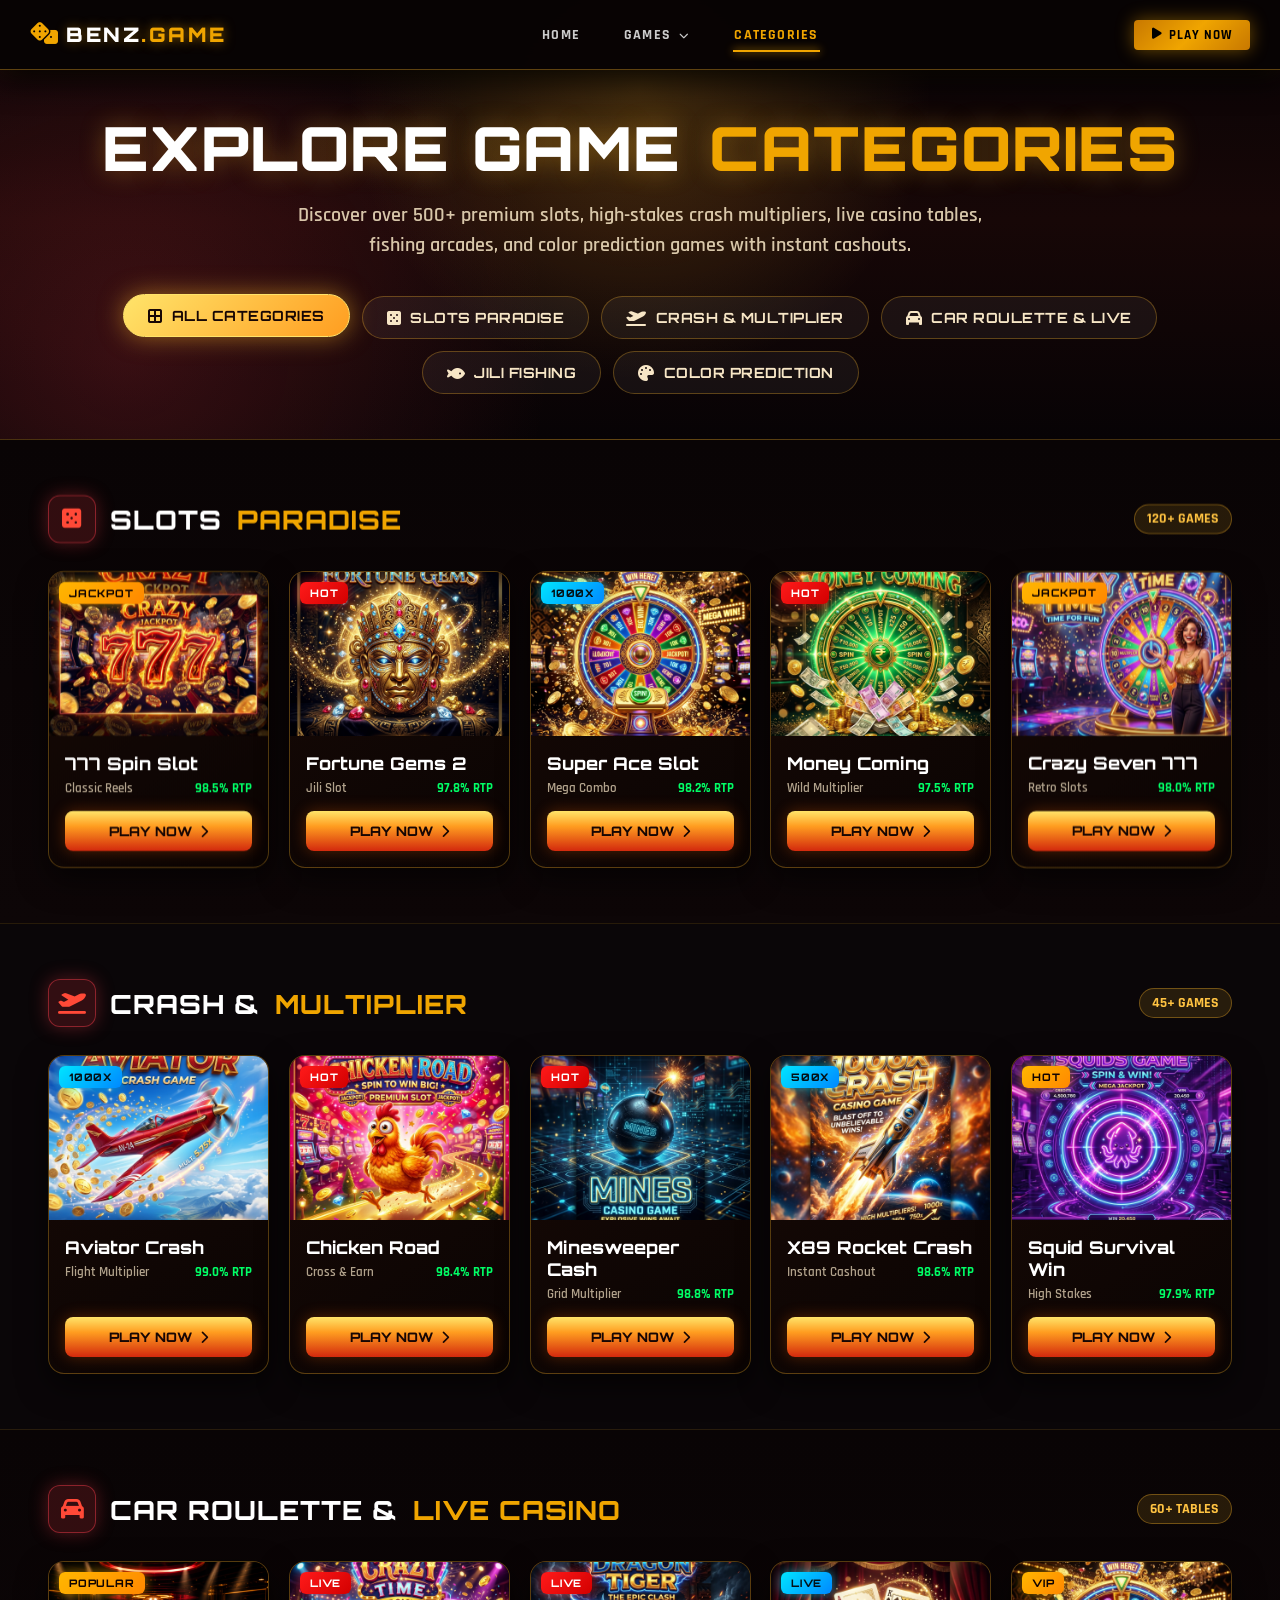
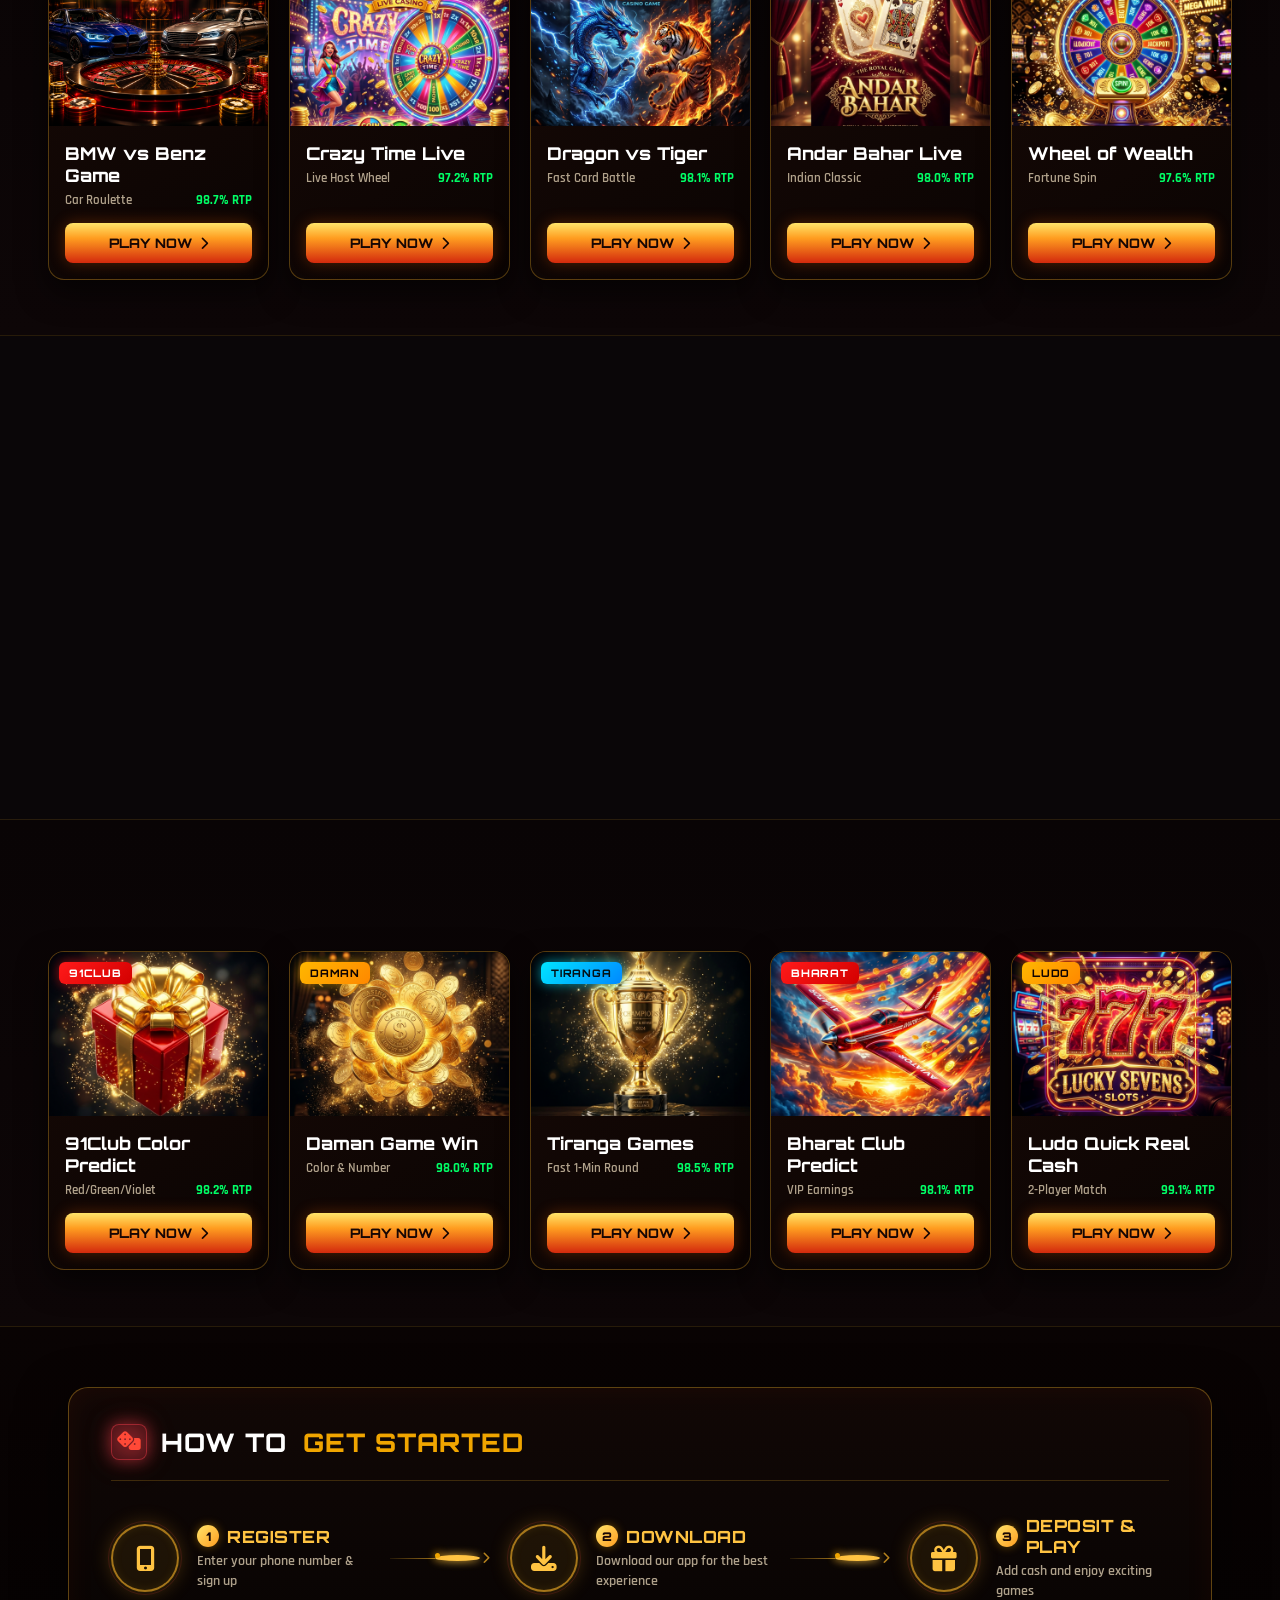
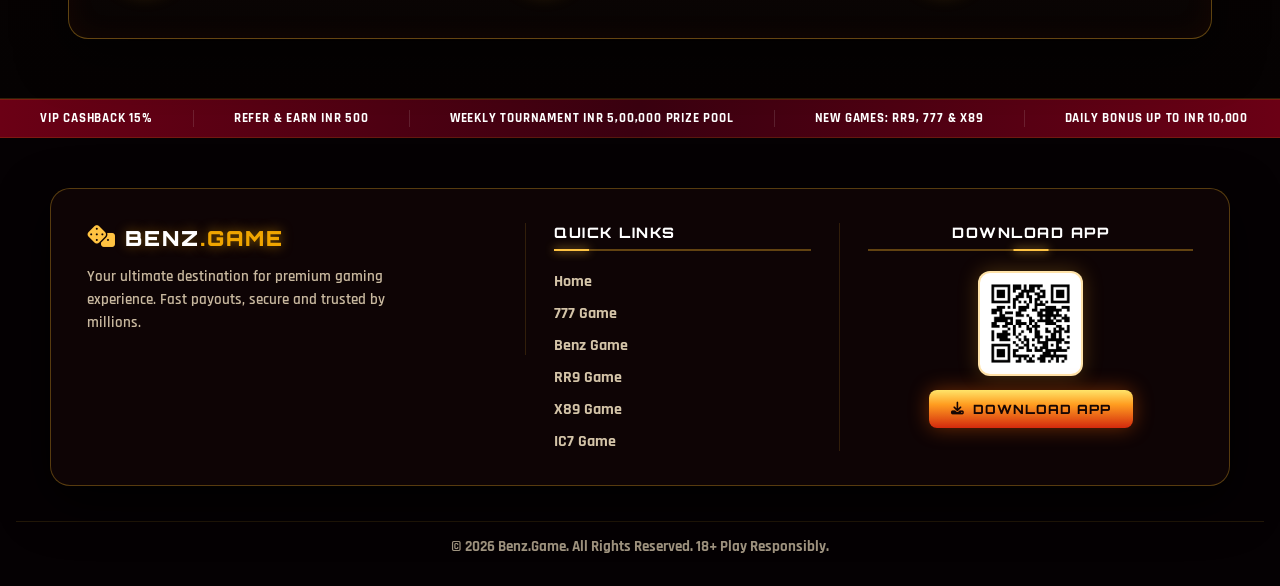
<file: category.html>
<!DOCTYPE html>
<html lang="en">

<head>
  <meta charset="UTF-8" />
  <meta name="viewport" content="width=device-width, initial-scale=1.0" />
  <title>Game Categories - Benz.Game | Slots, Crash, Live Casino &amp; Color Prediction</title>
  <link rel="stylesheet" href="style.css" />
  <link
    href="https://fonts.googleapis.com/css2?family=Rajdhani:wght@400;500;600;700;800&family=Orbitron:wght@400;700;900&display=swap"
    rel="stylesheet" />
  <link rel="stylesheet" href="https://cdnjs.cloudflare.com/ajax/libs/font-awesome/6.5.0/css/all.min.css" />
  <style>
    /* ===== HEADER & NAVBAR FIX FOR CATEGORY PAGE ===== */
    .navbar {
      position: fixed;
      top: 0;
      left: 0;
      right: 0;
      height: 70px;
      z-index: 1000;
      background: rgba(8, 4, 4, 0.98) !important;
      border-bottom: 1.5px solid rgba(255, 184, 41, 0.35) !important;
      box-shadow: 0 10px 30px rgba(0, 0, 0, 0.9), 0 0 20px rgba(255, 184, 41, 0.12);
      backdrop-filter: blur(14px);
      -webkit-backdrop-filter: blur(14px);
    }

    .nav-container {
      max-width: 1600px;
      margin: 0 auto;
      width: 100%;
      height: 100%;
      padding: 0 30px;
      display: flex;
      align-items: center;
      justify-content: space-between;
      gap: 20px;
    }

    /* GAMES DROPDOWN MENU */
    .nav-item-dropdown {
      position: relative;
      display: inline-flex;
      align-items: center;
    }

    .dropdown-menu {
      display: none;
      position: absolute;
      top: 100%;
      left: 0;
      min-width: 220px;
      background: rgba(12, 5, 5, 0.96);
      border: 1.5px solid rgba(255, 195, 66, 0.45);
      border-radius: 12px;
      padding: 10px 0;
      box-shadow: 0 14px 40px rgba(0, 0, 0, 0.85), 0 0 20px rgba(255, 184, 41, 0.15);
      z-index: 1000;
      backdrop-filter: blur(12px);
      -webkit-backdrop-filter: blur(12px);
    }

    .nav-item-dropdown:hover .dropdown-menu,
    .nav-item-dropdown:focus-within .dropdown-menu {
      display: flex;
      flex-direction: column;
      animation: fadeInDown 0.25s cubic-bezier(0.16, 1, 0.3, 1);
    }

    @keyframes fadeInDown {
      from {
        opacity: 0;
        transform: translateY(-8px);
      }
      to {
        opacity: 1;
        transform: translateY(0);
      }
    }

    .dropdown-menu a {
      display: flex;
      align-items: center;
      gap: 12px;
      padding: 12px 20px;
      color: #f7e6c6;
      text-decoration: none;
      font-family: 'Rajdhani', sans-serif;
      font-weight: 700;
      font-size: 0.98rem;
      letter-spacing: 0.5px;
      transition: background 0.2s, color 0.2s, padding-left 0.2s;
    }

    .dropdown-menu a:hover {
      background: rgba(255, 195, 66, 0.16);
      color: #ffc342;
      padding-left: 24px;
    }

    .dropdown-menu a i {
      color: #ffc342;
      font-size: 1.1rem;
      width: 20px;
      text-align: center;
    }

    /* Mobile Submenu */
    .mobile-dropdown {
      display: flex;
      flex-direction: column;
      padding-left: 16px;
      gap: 6px;
      margin-top: 4px;
      margin-bottom: 8px;
    }

    .mobile-dropdown a {
      font-size: 0.9rem !important;
      color: rgba(255, 215, 0, 0.85) !important;
      padding: 4px 10px !important;
    }

    /* ===== CATEGORY PAGE EXCLUSIVE STYLING ===== */
    .category-hero {
      position: relative;
      margin-top: 0;
      padding: 110px 0 45px;
      background:
        radial-gradient(circle at 50% 20%, rgba(255, 184, 41, 0.22), transparent 40%),
        radial-gradient(circle at 10% 80%, rgba(230, 57, 70, 0.2), transparent 35%),
        linear-gradient(180deg, #070305 0%, #170707 50%, #070305 100%);
      text-align: center;
      border-bottom: 1px solid rgba(255, 184, 41, 0.25);
    }

    .category-hero-title {
      font-family: 'Orbitron', sans-serif;
      font-size: clamp(2rem, 5vw, 3.8rem);
      font-weight: 900;
      color: #fff;
      margin: 0 0 14px;
      letter-spacing: 1.5px;
      text-transform: uppercase;
      text-shadow: 0 0 25px rgba(255, 184, 41, 0.35);
    }

    .category-hero-subtitle {
      font-family: 'Rajdhani', sans-serif;
      font-size: clamp(0.95rem, 2vw, 1.25rem);
      font-weight: 600;
      color: rgba(247, 230, 198, 0.85);
      max-width: 720px;
      margin: 0 auto 36px;
      line-height: 1.5;
    }

    /* Category Filter Tabs */
    .filter-tabs-wrap {
      display: flex;
      align-items: center;
      justify-content: center;
      gap: 12px;
      flex-wrap: wrap;
      max-width: 1200px;
      margin: 0 auto;
      padding: 0 20px;
    }

    .tab-btn {
      padding: 12px 24px;
      border-radius: 999px;
      background: rgba(255, 255, 255, 0.05);
      border: 1.5px solid rgba(255, 184, 41, 0.3);
      color: #f7e6c6;
      font-family: 'Orbitron', sans-serif;
      font-weight: 700;
      font-size: 0.88rem;
      letter-spacing: 0.5px;
      cursor: pointer;
      display: inline-flex;
      align-items: center;
      gap: 9px;
      transition: all 0.3s cubic-bezier(0.16, 1, 0.3, 1);
    }

    .tab-btn:hover,
    .tab-btn.active {
      background: linear-gradient(135deg, #ffe46a, #ff9d20);
      border-color: #ffe46a;
      color: #170604;
      box-shadow: 0 0 25px rgba(255, 184, 41, 0.5);
      transform: translateY(-2px);
    }

    .tab-btn i {
      font-size: 1rem;
    }

    /* Category Grid Sections */
    .category-block {
      padding: 55px 0;
      border-bottom: 1px solid rgba(255, 184, 41, 0.12);
    }

    .category-block:nth-child(even) {
      background: linear-gradient(180deg, #090405 0%, #0d0607 100%);
    }

    .category-block-head {
      display: flex;
      align-items: center;
      justify-content: space-between;
      margin-bottom: 28px;
      flex-wrap: wrap;
      gap: 16px;
    }

    .cat-title-group {
      display: flex;
      align-items: center;
      gap: 14px;
    }

    .cat-icon-badge {
      width: 48px;
      height: 48px;
      border-radius: 12px;
      background: rgba(230, 57, 70, 0.18);
      border: 1.5px solid rgba(230, 57, 70, 0.5);
      display: flex;
      align-items: center;
      justify-content: center;
      color: #ff4937;
      font-size: 1.4rem;
      box-shadow: 0 0 18px rgba(230, 57, 70, 0.35);
    }

    .cat-title {
      font-family: 'Orbitron', sans-serif;
      font-size: 1.65rem;
      font-weight: 800;
      color: #fff;
      margin: 0;
      letter-spacing: 1px;
    }

    .cat-count-badge {
      padding: 5px 12px;
      border-radius: 999px;
      background: rgba(255, 184, 41, 0.12);
      border: 1px solid rgba(255, 184, 41, 0.35);
      color: #ffc342;
      font-family: 'Rajdhani', sans-serif;
      font-weight: 800;
      font-size: 0.85rem;
    }

    .cat-games-grid {
      display: grid;
      grid-template-columns: repeat(5, 1fr);
      gap: 20px;
    }

    .cat-game-card {
      position: relative;
      border-radius: 16px;
      overflow: hidden;
      background: linear-gradient(145deg, rgba(25, 10, 6, 0.94) 0%, rgba(10, 4, 3, 0.98) 100%);
      border: 1.5px solid rgba(255, 184, 41, 0.3);
      box-shadow: 0 12px 30px rgba(0, 0, 0, 0.6);
      transition: transform 0.35s cubic-bezier(0.16, 1, 0.3, 1), border-color 0.35s, box-shadow 0.35s;
      display: flex;
      flex-direction: column;
    }

    .cat-game-card:hover {
      transform: translateY(-8px) scale(1.02);
      border-color: #ffc342;
      box-shadow: 0 18px 40px rgba(255, 184, 41, 0.35);
    }

    .cat-thumb-wrap {
      position: relative;
      width: 100%;
      aspect-ratio: 4 / 3;
      overflow: hidden;
      background: #000;
    }

    .cat-thumb-wrap img {
      width: 100%;
      height: 100%;
      object-fit: cover;
      transition: transform 0.4s ease;
    }

    .cat-game-card:hover .cat-thumb-wrap img {
      transform: scale(1.08);
    }

    .cat-tag {
      position: absolute;
      top: 10px;
      left: 10px;
      z-index: 3;
      padding: 4px 10px;
      border-radius: 6px;
      font-family: 'Orbitron', sans-serif;
      font-weight: 800;
      font-size: 0.65rem;
      letter-spacing: 0.8px;
      text-transform: uppercase;
    }

    .tag-hot {
      background: linear-gradient(135deg, #ff1a1a, #d30000);
      color: #fff;
      box-shadow: 0 0 12px rgba(255, 26, 26, 0.6);
    }

    .tag-jackpot {
      background: linear-gradient(135deg, #ffb700, #ff8800);
      color: #110402;
      box-shadow: 0 0 12px rgba(255, 184, 0, 0.6);
    }

    .tag-multiplier {
      background: linear-gradient(135deg, #00e5ff, #0088ff);
      color: #041117;
      box-shadow: 0 0 12px rgba(0, 229, 255, 0.6);
    }

    .cat-card-body {
      padding: 16px;
      display: flex;
      flex-direction: column;
      flex: 1;
    }

    .cat-game-name {
      font-family: 'Orbitron', sans-serif;
      font-size: 1.1rem;
      font-weight: 800;
      color: #fff;
      margin: 0 0 6px;
    }

    .cat-game-meta {
      display: flex;
      align-items: center;
      justify-content: space-between;
      font-family: 'Rajdhani', sans-serif;
      font-size: 0.82rem;
      color: rgba(247, 230, 198, 0.7);
      margin-bottom: 14px;
    }

    .cat-rtp {
      color: #00ff66;
      font-weight: 700;
    }

    .cat-play-btn {
      margin-top: auto;
      width: 100%;
      height: 40px;
      border-radius: 8px;
      background: linear-gradient(180deg, #ffe46a 0%, #ff9d20 38%, #d3290d 100%);
      color: #170604;
      font-family: 'Orbitron', sans-serif;
      font-weight: 800;
      font-size: 0.82rem;
      border: none;
      display: inline-flex;
      align-items: center;
      justify-content: center;
      gap: 8px;
      text-decoration: none;
      text-transform: uppercase;
      box-shadow: 0 0 15px rgba(255, 100, 0, 0.3);
      transition: transform 0.2s, box-shadow 0.2s;
    }

    .cat-play-btn:hover {
      transform: scale(1.03);
      box-shadow: 0 0 25px rgba(255, 140, 0, 0.55);
      color: #170604;
    }

    /* Entry animations for category page */
    .category-hero-title,
    .category-hero-subtitle,
    .filter-tabs-wrap {
      animation: catHeroRise 0.75s cubic-bezier(0.16, 1, 0.3, 1) both;
    }

    .category-hero-subtitle {
      animation-delay: 0.12s;
    }

    .filter-tabs-wrap {
      animation-delay: 0.22s;
    }

    @keyframes catHeroRise {
      from {
        opacity: 0;
        transform: translateY(24px);
      }
      to {
        opacity: 1;
        transform: translateY(0);
      }
    }

    .category-block-head,
    .cat-game-card,
    .howto-card {
      opacity: 0;
      transform: translate3d(0, 28px, 0);
      transition:
        opacity 0.7s cubic-bezier(0.16, 1, 0.3, 1),
        transform 0.7s cubic-bezier(0.16, 1, 0.3, 1);
      will-change: opacity, transform;
    }

    .category-block-head.reveal-from-left,
    .cat-game-card.reveal-from-left,
    .howto-card.reveal-from-left {
      transform: translate3d(-54px, 18px, 0);
    }

    .category-block-head.reveal-from-right,
    .cat-game-card.reveal-from-right,
    .howto-card.reveal-from-right {
      transform: translate3d(54px, 18px, 0);
    }

    .category-block-head.is-visible,
    .cat-game-card.is-visible,
    .howto-card.is-visible {
      opacity: 1;
      transform: translate3d(0, 0, 0);
    }

    .cat-game-card.is-visible:hover {
      transform: translateY(-8px) scale(1.02);
    }

    @media (prefers-reduced-motion: reduce) {
      .category-hero-title,
      .category-hero-subtitle,
      .filter-tabs-wrap,
      .category-block-head,
      .cat-game-card,
      .howto-card {
        animation: none !important;
        opacity: 1 !important;
        transform: none !important;
        transition: none !important;
      }
    }

    @media (max-width: 1200px) {
      .cat-games-grid {
        grid-template-columns: repeat(3, 1fr);
      }
    }

    @media (max-width: 768px) {
      .category-block-head {
        justify-content: center;
        text-align: center;
        gap: 14px;
        margin-bottom: 22px;
      }

      .cat-title-group {
        width: 100%;
        justify-content: center;
        align-items: center;
        gap: 12px;
      }

      .cat-icon-badge {
        width: 46px;
        height: 46px;
        border-radius: 13px;
        font-size: 1.15rem;
      }

      .cat-title {
        flex: 0 1 auto;
        max-width: min(100%, 330px);
        font-size: clamp(1.45rem, 7.4vw, 2.05rem);
        line-height: 1.12;
        letter-spacing: 0.5px;
        text-align: left;
      }

      .cat-title .accent {
        display: inline;
        margin-left: 0;
      }

      .cat-count-badge {
        margin: 0 auto;
        padding: 7px 16px;
        font-size: 0.78rem;
      }

      .cat-games-grid {
        grid-template-columns: repeat(2, 1fr);
        gap: 14px;
      }
      .tab-btn {
        padding: 9px 16px;
        font-size: 0.78rem;
      }
      .category-block {
        padding: 44px 0;
      }
      .category-block-head.reveal-from-left,
      .category-block-head.reveal-from-right,
      .cat-game-card.reveal-from-left,
      .cat-game-card.reveal-from-right,
      .howto-card.reveal-from-left,
      .howto-card.reveal-from-right {
        transform: translate3d(0, 24px, 0);
      }

      .section-howto {
        padding: 28px 0 34px;
      }

      .section-howto .section-container {
        padding: 0 12px;
      }

      .howto-card {
        width: 100%;
        padding: 24px 16px;
        border-radius: 18px;
        border-color: rgba(240, 165, 0, 0.55);
      }

      .howto-header {
        display: flex;
        flex-direction: column;
        justify-content: center;
        align-items: center;
        gap: 12px;
        padding: 0 0 20px;
        margin: 0 0 22px;
        text-align: center;
      }

      .howto-header .logo-icon {
        width: 44px;
        height: 44px;
        border-radius: 12px;
        font-size: 1.05rem;
      }

      .howto-header .section-title {
        max-width: 100%;
        font-size: clamp(1.72rem, 8.4vw, 2.35rem);
        line-height: 1.08;
        letter-spacing: 0.5px;
        text-align: center;
      }

      .howto-header .accent {
        display: block;
        margin-left: 0;
      }

      .steps-flow {
        display: flex;
        flex-direction: column;
        gap: 12px;
        align-items: stretch;
      }

      .step-connector {
        display: none;
      }

      .step-item {
        width: 100%;
        min-width: 0;
        display: grid;
        grid-template-columns: 58px minmax(0, 1fr);
        gap: 12px;
        padding: 14px 12px;
        border-radius: 12px;
        background: rgba(255, 255, 255, 0.025);
        border: 1px solid rgba(255, 184, 41, 0.13);
      }

      .step-icon-wrap {
        width: 58px;
        height: 58px;
        font-size: 1.28rem;
      }

      .step-info {
        min-width: 0;
      }

      .step-heading-row {
        gap: 7px;
        flex-wrap: nowrap;
      }

      .step-badge {
        width: 23px;
        height: 23px;
        font-size: 0.68rem;
      }

      .step-name {
        font-size: clamp(0.98rem, 5vw, 1.22rem);
        line-height: 1.08;
        overflow-wrap: anywhere;
      }

      .step-text {
        font-size: clamp(0.76rem, 3.6vw, 0.9rem);
        line-height: 1.3;
      }
    }

    @media (max-width: 480px) {
      .category-hero {
        padding-top: 92px;
        padding-bottom: 34px;
      }

      .cat-games-grid {
        grid-template-columns: repeat(2, 1fr);
        gap: 10px;
      }
      .cat-card-body {
        padding: 12px;
      }
      .cat-game-name {
        font-size: 0.92rem;
      }
      .category-block {
        padding: 38px 0;
      }
      .category-block-head {
        align-items: flex-start;
      }

      .cat-title-group {
        justify-content: flex-start;
      }

      .cat-title {
        max-width: calc(100% - 60px);
        font-size: clamp(1.35rem, 8.8vw, 1.86rem);
        overflow-wrap: anywhere;
      }

      .cat-count-badge {
        margin-left: 0;
      }
    }

    @media (max-width: 380px) {
      .cat-title {
        font-size: clamp(1.18rem, 8.1vw, 1.55rem);
        letter-spacing: 0.2px;
      }

      .cat-icon-badge {
        width: 40px;
        height: 40px;
        font-size: 1rem;
      }

      .howto-card {
        padding: 22px 12px;
      }

      .howto-header .logo-icon {
        width: 38px;
        height: 38px;
      }

      .howto-header .section-title {
        font-size: clamp(1.5rem, 8vw, 2rem);
      }

      .step-item {
        grid-template-columns: 50px minmax(0, 1fr);
        gap: 10px;
        padding: 12px 10px;
      }

      .step-icon-wrap {
        width: 50px;
        height: 50px;
        font-size: 1.12rem;
      }
    }

    /* RR9-style compact footer for category mobile view */
    @media (max-width: 560px) {
      .footer {
        overflow: hidden !important;
      }

      .footer-top {
        padding: 34px 0 24px !important;
      }

      .footer-container {
        padding-left: 14px !important;
        padding-right: 14px !important;
      }

      .footer-top .footer-container {
        display: grid !important;
        grid-template-columns: repeat(2, minmax(0, 1fr)) !important;
        gap: 18px 12px !important;
      }

      .footer-col {
        min-width: 0 !important;
        padding-right: 0 !important;
        border-right: 0 !important;
      }

      .footer-brand {
        grid-column: 1 / -1 !important;
        padding: 16px !important;
        border-radius: 12px !important;
        background: rgba(255, 255, 255, 0.025) !important;
        border: 1px solid rgba(240, 165, 0, 0.12) !important;
        text-align: center !important;
      }

      .footer-brand .footer-logo {
        justify-content: center !important;
        margin-bottom: 12px !important;
      }

      .footer-brand .logo-icon {
        width: 30px !important;
        height: 30px !important;
        font-size: 1.05rem !important;
      }

      .footer-brand .logo-text {
        font-size: 1rem !important;
        letter-spacing: 1.3px !important;
      }

      .footer-brand-desc {
        max-width: none !important;
        margin-bottom: 14px !important;
        font-size: 0.82rem !important;
        line-height: 1.55 !important;
      }

      .footer-socials {
        justify-content: center !important;
        gap: 9px !important;
        flex-wrap: wrap !important;
      }

      .social-btn {
        width: 36px !important;
        height: 36px !important;
        font-size: 0.92rem !important;
      }

      .footer-col-title {
        margin-bottom: 12px !important;
        padding-bottom: 8px !important;
        font-size: 0.72rem !important;
        letter-spacing: 1px !important;
      }

      .footer-links {
        gap: 9px !important;
      }

      .footer-links li,
      .footer-links li a {
        min-width: 0 !important;
        font-size: 0.82rem !important;
        line-height: 1.25 !important;
        letter-spacing: 0.1px !important;
        word-break: break-word !important;
      }

      .footer-top .footer-col:nth-child(4),
      .footer-app {
        grid-column: 1 / -1 !important;
      }

      .footer-contact {
        display: grid !important;
        grid-template-columns: 1fr !important;
        gap: 8px !important;
      }

      .footer-contact li {
        display: flex !important;
        align-items: center !important;
        gap: 8px !important;
        padding: 9px 10px !important;
        border-radius: 8px !important;
        background: rgba(255, 255, 255, 0.025) !important;
        border: 1px solid rgba(240, 165, 0, 0.1) !important;
        font-size: 0.8rem !important;
      }

      .footer-app {
        display: grid !important;
        grid-template-columns: 80px minmax(0, 1fr) !important;
        align-items: center !important;
        gap: 12px !important;
        padding: 14px !important;
        border-radius: 12px !important;
        background: rgba(255, 255, 255, 0.025) !important;
        border: 1px solid rgba(240, 165, 0, 0.12) !important;
      }

      .footer-app .footer-col-title {
        grid-column: 1 / -1 !important;
        margin-bottom: 0 !important;
      }

      .footer-app .qr-wrap {
        margin-bottom: 0 !important;
      }

      .qr-image {
        width: 80px !important;
        height: 80px !important;
        border-radius: 8px !important;
      }

      .btn-download-app {
        width: 100% !important;
        justify-content: center !important;
        padding: 10px 12px !important;
        font-size: 0.76rem !important;
        letter-spacing: 0.8px !important;
        white-space: normal !important;
      }

      .footer-bottom {
        padding: 16px 0 !important;
      }

      .footer-bottom-inner {
        justify-content: center !important;
        align-items: center !important;
        text-align: center !important;
        gap: 0 !important;
      }

      .footer-bottom-inner span {
        width: 100% !important;
        font-size: 0.72rem !important;
        line-height: 1.45 !important;
      }
    }

    @media (max-width: 380px) {
      .footer-top .footer-container {
        gap: 16px 10px !important;
      }

      .footer-links li,
      .footer-links li a {
        font-size: 0.78rem !important;
      }

      .footer-app {
        grid-template-columns: 72px minmax(0, 1fr) !important;
      }

      .qr-image {
        width: 72px !important;
        height: 72px !important;
      }
    }
  </style>
</head>

<body>

  <!-- ===== NAVBAR ===== -->
  <header class="navbar">
    <div class="nav-container">
      <a href="index.html" class="logo" aria-label="Benz.Game Home">
        <span class="logo-icon"><i class="fas fa-dice"></i></span>
        <span class="logo-text">BENZ<span class="logo-accent">.GAME</span></span>
      </a>
      <nav class="nav-links">
        <a href="index.html" class="nav-link">HOME</a>

        <!-- GAMES DROPDOWN -->
        <div class="nav-item-dropdown">
          <a href="games/BENZGAME.html" class="nav-link has-dropdown">GAMES <i class="fas fa-chevron-down"></i></a>
          <div class="dropdown-menu">
            <a href="games/777.html"><i class="fas fa-dice-five"></i> 777 Game</a>
            <a href="games/RR9.html"><i class="fas fa-fire"></i> RR9 Game</a>
            <a href="games/x89.html"><i class="fas fa-bolt"></i> X89 Game</a>
            <a href="games/ic7.html"><i class="fas fa-crown"></i> IC7 Game</a>
          </div>
        </div>

        <a href="category.html" class="nav-link active">CATEGORIES</a>
      </nav>
      <div class="nav-actions">
        <button class="btn-download-nav category-refresh-play" type="button"><i class="fas fa-play"></i> PLAY NOW</button>
      </div>
      <button class="hamburger" id="hamburger" aria-label="Menu" aria-expanded="false">
        <span></span><span></span><span></span>
      </button>
    </div>
    <div class="mobile-menu" id="mobileMenu">
      <a href="index.html">HOME</a>
      <a href="games/BENZGAME.html">ALL GAMES</a>
      <div class="mobile-dropdown">
        <a href="games/777.html">🎰 777 Game</a>
        <a href="games/RR9.html">🔥 RR9 Game</a>
        <a href="games/x89.html">⚡ X89 Game</a>
        <a href="games/ic7.html">👑 IC7 Game</a>
      </div>
      <a href="category.html">CATEGORIES</a>
      <div class="mobile-actions">
        <button class="btn-download-nav category-refresh-play" type="button"><i class="fas fa-play"></i> PLAY NOW</button>
      </div>
    </div>
  </header>

  <main>
    <!-- ===== CATEGORY HERO BANNER ===== -->
    <section class="category-hero">
      <div class="section-container">
        <h1 class="category-hero-title">EXPLORE GAME <span class="accent">CATEGORIES</span></h1>
        <p class="category-hero-subtitle">Discover over 500+ premium slots, high-stakes crash multipliers, live casino tables, fishing arcades, and color prediction games with instant cashouts.</p>
        
        <!-- Filter Tabs -->
        <div class="filter-tabs-wrap">
          <button class="tab-btn active" onclick="filterCat(event, 'all')"><i class="fas fa-border-all"></i> ALL CATEGORIES</button>
          <button class="tab-btn" onclick="filterCat(event, 'slots')"><i class="fas fa-dice-five"></i> SLOTS PARADISE</button>
          <button class="tab-btn" onclick="filterCat(event, 'crash')"><i class="fas fa-plane-departure"></i> CRASH &amp; MULTIPLIER</button>
          <button class="tab-btn" onclick="filterCat(event, 'live')"><i class="fas fa-car"></i> CAR ROULETTE &amp; LIVE</button>
          <button class="tab-btn" onclick="filterCat(event, 'fishing')"><i class="fas fa-fish"></i> JILI FISHING</button>
          <button class="tab-btn" onclick="filterCat(event, 'prediction')"><i class="fas fa-palette"></i> COLOR PREDICTION</button>
        </div>
      </div>
    </section>

    <!-- ===== CATEGORY 1: SLOTS PARADISE ===== -->
    <section class="category-block cat-sec" id="cat-slots">
      <div class="section-container">
        <div class="category-block-head">
          <div class="cat-title-group">
            <span class="cat-icon-badge"><i class="fas fa-dice-five"></i></span>
            <h2 class="cat-title">SLOTS <span class="accent">PARADISE</span></h2>
          </div>
          <span class="cat-count-badge">120+ GAMES</span>
        </div>

        <div class="cat-games-grid">
          <!-- Game 1 -->
          <div class="cat-game-card">
            <div class="cat-thumb-wrap">
              <span class="cat-tag tag-jackpot">JACKPOT</span>
              <img src="assect/crazy_777.png" alt="777 Spin Slot" />
            </div>
            <div class="cat-card-body">
              <h3 class="cat-game-name">777 Spin Slot</h3>
              <div class="cat-game-meta">
                <span>Classic Reels</span>
                <span class="cat-rtp">98.5% RTP</span>
              </div>
              <a href="games/777.html" class="cat-play-btn">Play Now <i class="fas fa-chevron-right"></i></a>
            </div>
          </div>

          <!-- Game 2 -->
          <div class="cat-game-card">
            <div class="cat-thumb-wrap">
              <span class="cat-tag tag-hot">HOT</span>
              <img src="assect/fortune_gems.png" alt="Fortune Gems 2" />
            </div>
            <div class="cat-card-body">
              <h3 class="cat-game-name">Fortune Gems 2</h3>
              <div class="cat-game-meta">
                <span>Jili Slot</span>
                <span class="cat-rtp">97.8% RTP</span>
              </div>
              <a href="games/RR9.html" class="cat-play-btn">Play Now <i class="fas fa-chevron-right"></i></a>
            </div>
          </div>

          <!-- Game 3 -->
          <div class="cat-game-card">
            <div class="cat-thumb-wrap">
              <span class="cat-tag tag-multiplier">1000x</span>
              <img src="assect/top_lucky_wheel.png" alt="Super Ace Slot" />
            </div>
            <div class="cat-card-body">
              <h3 class="cat-game-name">Super Ace Slot</h3>
              <div class="cat-game-meta">
                <span>Mega Combo</span>
                <span class="cat-rtp">98.2% RTP</span>
              </div>
              <a href="games/BENZGAME.html" class="cat-play-btn">Play Now <i class="fas fa-chevron-right"></i></a>
            </div>
          </div>

          <!-- Game 4 -->
          <div class="cat-game-card">
            <div class="cat-thumb-wrap">
              <span class="cat-tag tag-hot">HOT</span>
              <img src="assect/money_coming.png" alt="Money Coming" />
            </div>
            <div class="cat-card-body">
              <h3 class="cat-game-name">Money Coming</h3>
              <div class="cat-game-meta">
                <span>Wild Multiplier</span>
                <span class="cat-rtp">97.5% RTP</span>
              </div>
              <a href="games/x89.html" class="cat-play-btn">Play Now <i class="fas fa-chevron-right"></i></a>
            </div>
          </div>

          <!-- Game 5 -->
          <div class="cat-game-card">
            <div class="cat-thumb-wrap">
              <span class="cat-tag tag-jackpot">JACKPOT</span>
              <img src="assect/funky_time.png" alt="Crazy Seven 777" />
            </div>
            <div class="cat-card-body">
              <h3 class="cat-game-name">Crazy Seven 777</h3>
              <div class="cat-game-meta">
                <span>Retro Slots</span>
                <span class="cat-rtp">98.0% RTP</span>
              </div>
              <a href="games/777.html" class="cat-play-btn">Play Now <i class="fas fa-chevron-right"></i></a>
            </div>
          </div>
        </div>
      </div>
    </section>

    <!-- ===== CATEGORY 2: CRASH & MULTIPLIER ===== -->
    <section class="category-block cat-sec" id="cat-crash">
      <div class="section-container">
        <div class="category-block-head">
          <div class="cat-title-group">
            <span class="cat-icon-badge"><i class="fas fa-plane-departure"></i></span>
            <h2 class="cat-title">CRASH &amp; <span class="accent">MULTIPLIER</span></h2>
          </div>
          <span class="cat-count-badge">45+ GAMES</span>
        </div>

        <div class="cat-games-grid">
          <!-- Game 1 -->
          <div class="cat-game-card">
            <div class="cat-thumb-wrap">
              <span class="cat-tag tag-multiplier">1000x</span>
              <img src="assect/aviator.png" alt="Aviator Crash" />
            </div>
            <div class="cat-card-body">
              <h3 class="cat-game-name">Aviator Crash</h3>
              <div class="cat-game-meta">
                <span>Flight Multiplier</span>
                <span class="cat-rtp">99.0% RTP</span>
              </div>
              <a href="games/x89.html" class="cat-play-btn">Play Now <i class="fas fa-chevron-right"></i></a>
            </div>
          </div>

          <!-- Game 2 -->
          <div class="cat-game-card">
            <div class="cat-thumb-wrap">
              <span class="cat-tag tag-hot">HOT</span>
              <img src="assect/chicken_road.png" alt="Chicken Road" />
            </div>
            <div class="cat-card-body">
              <h3 class="cat-game-name">Chicken Road</h3>
              <div class="cat-game-meta">
                <span>Cross &amp; Earn</span>
                <span class="cat-rtp">98.4% RTP</span>
              </div>
              <a href="games/RR9.html" class="cat-play-btn">Play Now <i class="fas fa-chevron-right"></i></a>
            </div>
          </div>

          <!-- Game 3 -->
          <div class="cat-game-card">
            <div class="cat-thumb-wrap">
              <span class="cat-tag tag-hot">HOT</span>
              <img src="assect/rr9_mines.png" alt="Minesweeper Cash" />
            </div>
            <div class="cat-card-body">
              <h3 class="cat-game-name">Minesweeper Cash</h3>
              <div class="cat-game-meta">
                <span>Grid Multiplier</span>
                <span class="cat-rtp">98.8% RTP</span>
              </div>
              <a href="games/BENZGAME.html" class="cat-play-btn">Play Now <i class="fas fa-chevron-right"></i></a>
            </div>
          </div>

          <!-- Game 4 -->
          <div class="cat-game-card">
            <div class="cat-thumb-wrap">
              <span class="cat-tag tag-multiplier">500x</span>
              <img src="assect/rr9_crash.png" alt="X89 Rocket Crash" />
            </div>
            <div class="cat-card-body">
              <h3 class="cat-game-name">X89 Rocket Crash</h3>
              <div class="cat-game-meta">
                <span>Instant Cashout</span>
                <span class="cat-rtp">98.6% RTP</span>
              </div>
              <a href="games/x89.html" class="cat-play-btn">Play Now <i class="fas fa-chevron-right"></i></a>
            </div>
          </div>

          <!-- Game 5 -->
          <div class="cat-game-card">
            <div class="cat-thumb-wrap">
              <span class="cat-tag tag-jackpot">HOT</span>
              <img src="assect/squidss_game.png" alt="Squid Survival Win" />
            </div>
            <div class="cat-card-body">
              <h3 class="cat-game-name">Squid Survival Win</h3>
              <div class="cat-game-meta">
                <span>High Stakes</span>
                <span class="cat-rtp">97.9% RTP</span>
              </div>
              <a href="games/777.html" class="cat-play-btn">Play Now <i class="fas fa-chevron-right"></i></a>
            </div>
          </div>
        </div>
      </div>
    </section>

    <!-- ===== CATEGORY 3: CAR ROULETTE & LIVE CASINO ===== -->
    <section class="category-block cat-sec" id="cat-live">
      <div class="section-container">
        <div class="category-block-head">
          <div class="cat-title-group">
            <span class="cat-icon-badge"><i class="fas fa-car"></i></span>
            <h2 class="cat-title">CAR ROULETTE &amp; <span class="accent">LIVE CASINO</span></h2>
          </div>
          <span class="cat-count-badge">60+ TABLES</span>
        </div>

        <div class="cat-games-grid">
          <!-- Game 1 -->
          <div class="cat-game-card">
            <div class="cat-thumb-wrap">
              <span class="cat-tag tag-jackpot">POPULAR</span>
              <img src="assect/bmw-vs-benz-roulette.png" alt="BMW vs Benz Game" />
            </div>
            <div class="cat-card-body">
              <h3 class="cat-game-name">BMW vs Benz Game</h3>
              <div class="cat-game-meta">
                <span>Car Roulette</span>
                <span class="cat-rtp">98.7% RTP</span>
              </div>
              <a href="games/BENZGAME.html" class="cat-play-btn">Play Now <i class="fas fa-chevron-right"></i></a>
            </div>
          </div>

          <!-- Game 2 -->
          <div class="cat-game-card">
            <div class="cat-thumb-wrap">
              <span class="cat-tag tag-hot">LIVE</span>
              <img src="assect/crazy_time.png" alt="Crazy Time Live" />
            </div>
            <div class="cat-card-body">
              <h3 class="cat-game-name">Crazy Time Live</h3>
              <div class="cat-game-meta">
                <span>Live Host Wheel</span>
                <span class="cat-rtp">97.2% RTP</span>
              </div>
              <a href="games/RR9.html" class="cat-play-btn">Play Now <i class="fas fa-chevron-right"></i></a>
            </div>
          </div>

          <!-- Game 3 -->
          <div class="cat-game-card">
            <div class="cat-thumb-wrap">
              <span class="cat-tag tag-hot">LIVE</span>
              <img src="assect/rr9_dragon_tiger.png" alt="Dragon vs Tiger" />
            </div>
            <div class="cat-card-body">
              <h3 class="cat-game-name">Dragon vs Tiger</h3>
              <div class="cat-game-meta">
                <span>Fast Card Battle</span>
                <span class="cat-rtp">98.1% RTP</span>
              </div>
              <a href="games/777.html" class="cat-play-btn">Play Now <i class="fas fa-chevron-right"></i></a>
            </div>
          </div>

          <!-- Game 4 -->
          <div class="cat-game-card">
            <div class="cat-thumb-wrap">
              <span class="cat-tag tag-multiplier">LIVE</span>
              <img src="assect/rr9_andar_bahar.png" alt="Andar Bahar Live" />
            </div>
            <div class="cat-card-body">
              <h3 class="cat-game-name">Andar Bahar Live</h3>
              <div class="cat-game-meta">
                <span>Indian Classic</span>
                <span class="cat-rtp">98.0% RTP</span>
              </div>
              <a href="games/x89.html" class="cat-play-btn">Play Now <i class="fas fa-chevron-right"></i></a>
            </div>
          </div>

          <!-- Game 5 -->
          <div class="cat-game-card">
            <div class="cat-thumb-wrap">
              <span class="cat-tag tag-jackpot">VIP</span>
              <img src="assect/top_lucky_wheel.png" alt="Wheel of Wealth" />
            </div>
            <div class="cat-card-body">
              <h3 class="cat-game-name">Wheel of Wealth</h3>
              <div class="cat-game-meta">
                <span>Fortune Spin</span>
                <span class="cat-rtp">97.6% RTP</span>
              </div>
              <a href="games/BENZGAME.html" class="cat-play-btn">Play Now <i class="fas fa-chevron-right"></i></a>
            </div>
          </div>
        </div>
      </div>
    </section>

    <!-- ===== CATEGORY 4: JILI FISHING ARCADE ===== -->
    <section class="category-block cat-sec" id="cat-fishing">
      <div class="section-container">
        <div class="category-block-head">
          <div class="cat-title-group">
            <span class="cat-icon-badge"><i class="fas fa-fish"></i></span>
            <h2 class="cat-title">JILI FISHING <span class="accent">ARCADE</span></h2>
          </div>
          <span class="cat-count-badge">30+ GAMES</span>
        </div>

        <div class="cat-games-grid">
          <!-- Game 1 -->
          <div class="cat-game-card">
            <div class="cat-thumb-wrap">
              <span class="cat-tag tag-multiplier">1000x</span>
              <img src="assect/promo_deposit.png" alt="Mega Fishing" />
            </div>
            <div class="cat-card-body">
              <h3 class="cat-game-name">Mega Fishing</h3>
              <div class="cat-game-meta">
                <span>Jili Shooter</span>
                <span class="cat-rtp">98.3% RTP</span>
              </div>
              <a href="games/777.html" class="cat-play-btn">Play Now <i class="fas fa-chevron-right"></i></a>
            </div>
          </div>

          <!-- Game 2 -->
          <div class="cat-game-card">
            <div class="cat-thumb-wrap">
              <span class="cat-tag tag-jackpot">JACKPOT</span>
              <img src="assect/promo_reload.png" alt="Jackpot Fishing" />
            </div>
            <div class="cat-card-body">
              <h3 class="cat-game-name">Jackpot Fishing</h3>
              <div class="cat-game-meta">
                <span>Ocean King</span>
                <span class="cat-rtp">98.0% RTP</span>
              </div>
              <a href="games/RR9.html" class="cat-play-btn">Play Now <i class="fas fa-chevron-right"></i></a>
            </div>
          </div>

          <!-- Game 3 -->
          <div class="cat-game-card">
            <div class="cat-thumb-wrap">
              <span class="cat-tag tag-hot">HOT</span>
              <img src="assect/promo_welcome.png" alt="Bombing Fishing" />
            </div>
            <div class="cat-card-body">
              <h3 class="cat-game-name">Bombing Fishing</h3>
              <div class="cat-game-meta">
                <span>Cannon Blaster</span>
                <span class="cat-rtp">97.9% RTP</span>
              </div>
              <a href="games/BENZGAME.html" class="cat-play-btn">Play Now <i class="fas fa-chevron-right"></i></a>
            </div>
          </div>

          <!-- Game 4 -->
          <div class="cat-game-card">
            <div class="cat-thumb-wrap">
              <span class="cat-tag tag-multiplier">500x</span>
              <img src="assect/top_fortune_gems.png" alt="Dragon Fortune" />
            </div>
            <div class="cat-card-body">
              <h3 class="cat-game-name">Dragon Fortune</h3>
              <div class="cat-game-meta">
                <span>Mythic Boss</span>
                <span class="cat-rtp">98.4% RTP</span>
              </div>
              <a href="games/x89.html" class="cat-play-btn">Play Now <i class="fas fa-chevron-right"></i></a>
            </div>
          </div>

          <!-- Game 5 -->
          <div class="cat-game-card">
            <div class="cat-thumb-wrap">
              <span class="cat-tag tag-hot">HOT</span>
              <img src="assect/top_chicken_road.png" alt="Happy Fishing" />
            </div>
            <div class="cat-card-body">
              <h3 class="cat-game-name">Happy Fishing</h3>
              <div class="cat-game-meta">
                <span>Arcade Shooter</span>
                <span class="cat-rtp">97.8% RTP</span>
              </div>
              <a href="games/777.html" class="cat-play-btn">Play Now <i class="fas fa-chevron-right"></i></a>
            </div>
          </div>
        </div>
      </div>
    </section>

    <!-- ===== CATEGORY 5: COLOR PREDICTION ===== -->
    <section class="category-block cat-sec" id="cat-prediction">
      <div class="section-container">
        <div class="category-block-head">
          <div class="cat-title-group">
            <span class="cat-icon-badge"><i class="fas fa-palette"></i></span>
            <h2 class="cat-title">COLOR PREDICTION &amp; <span class="accent">LUDO</span></h2>
          </div>
          <span class="cat-count-badge">25+ GAMES</span>
        </div>

        <div class="cat-games-grid">
          <!-- Game 1 -->
          <div class="cat-game-card">
            <div class="cat-thumb-wrap">
              <span class="cat-tag tag-hot">91CLUB</span>
              <img src="assect/rr9_gift_box.png" alt="91Club Color Predict" />
            </div>
            <div class="cat-card-body">
              <h3 class="cat-game-name">91Club Color Predict</h3>
              <div class="cat-game-meta">
                <span>Red/Green/Violet</span>
                <span class="cat-rtp">98.2% RTP</span>
              </div>
              <a href="games/x89.html" class="cat-play-btn">Play Now <i class="fas fa-chevron-right"></i></a>
            </div>
          </div>

          <!-- Game 2 -->
          <div class="cat-game-card">
            <div class="cat-thumb-wrap">
              <span class="cat-tag tag-jackpot">DAMAN</span>
              <img src="assect/rr9_gold_coins.png" alt="Daman Game Win" />
            </div>
            <div class="cat-card-body">
              <h3 class="cat-game-name">Daman Game Win</h3>
              <div class="cat-game-meta">
                <span>Color &amp; Number</span>
                <span class="cat-rtp">98.0% RTP</span>
              </div>
              <a href="games/RR9.html" class="cat-play-btn">Play Now <i class="fas fa-chevron-right"></i></a>
            </div>
          </div>

          <!-- Game 3 -->
          <div class="cat-game-card">
            <div class="cat-thumb-wrap">
              <span class="cat-tag tag-multiplier">TIRANGA</span>
              <img src="assect/rr9_gold_trophy.png" alt="Tiranga Games" />
            </div>
            <div class="cat-card-body">
              <h3 class="cat-game-name">Tiranga Games</h3>
              <div class="cat-game-meta">
                <span>Fast 1-Min Round</span>
                <span class="cat-rtp">98.5% RTP</span>
              </div>
              <a href="games/777.html" class="cat-play-btn">Play Now <i class="fas fa-chevron-right"></i></a>
            </div>
          </div>

          <!-- Game 4 -->
          <div class="cat-game-card">
            <div class="cat-thumb-wrap">
              <span class="cat-tag tag-hot">BHARAT</span>
              <img src="assect/top_aviator.png" alt="Bharat Club Predict" />
            </div>
            <div class="cat-card-body">
              <h3 class="cat-game-name">Bharat Club Predict</h3>
              <div class="cat-game-meta">
                <span>VIP Earnings</span>
                <span class="cat-rtp">98.1% RTP</span>
              </div>
              <a href="games/BENZGAME.html" class="cat-play-btn">Play Now <i class="fas fa-chevron-right"></i></a>
            </div>
          </div>

          <!-- Game 5 -->
          <div class="cat-game-card">
            <div class="cat-thumb-wrap">
              <span class="cat-tag tag-jackpot">LUDO</span>
              <img src="assect/top_crazy_777.png" alt="Ludo Quick Real Cash" />
            </div>
            <div class="cat-card-body">
              <h3 class="cat-game-name">Ludo Quick Real Cash</h3>
              <div class="cat-game-meta">
                <span>2-Player Match</span>
                <span class="cat-rtp">99.1% RTP</span>
              </div>
              <a href="games/x89.html" class="cat-play-btn">Play Now <i class="fas fa-chevron-right"></i></a>
            </div>
          </div>
        </div>
      </div>
    </section>

    <!-- ===== HOW TO GET STARTED ===== -->
    <section class="section-howto" id="how-to-start">
      <div class="section-container">
        <div class="howto-card">
          <div class="howto-header">
            <span class="logo-icon red-accent"><i class="fas fa-dice"></i></span>
            <h2 class="section-title">HOW TO <span class="accent">GET STARTED</span></h2>
          </div>
          <div class="steps-flow">
            <!-- Step 1 -->
            <div class="step-item">
              <div class="step-icon-wrap">
                <i class="fas fa-mobile-screen-button"></i>
              </div>
              <div class="step-info">
                <div class="step-heading-row">
                  <span class="step-badge">1</span>
                  <h3 class="step-name">REGISTER</h3>
                </div>
                <p class="step-text">Enter your phone number &amp; sign up</p>
              </div>
            </div>

            <!-- Connector 1 -->
            <div class="step-connector">
              <span class="line-dot"></span>
              <i class="fas fa-chevron-right connector-arrow"></i>
            </div>

            <!-- Step 2 -->
            <div class="step-item">
              <div class="step-icon-wrap">
                <i class="fas fa-download"></i>
              </div>
              <div class="step-info">
                <div class="step-heading-row">
                  <span class="step-badge">2</span>
                  <h3 class="step-name">DOWNLOAD</h3>
                </div>
                <p class="step-text">Download our app for the best experience</p>
              </div>
            </div>

            <!-- Connector 2 -->
            <div class="step-connector">
              <span class="line-dot"></span>
              <i class="fas fa-chevron-right connector-arrow"></i>
            </div>

            <!-- Step 3 -->
            <div class="step-item">
              <div class="step-icon-wrap">
                <i class="fas fa-gift"></i>
              </div>
              <div class="step-info">
                <div class="step-heading-row">
                  <span class="step-badge">3</span>
                  <h3 class="step-name">DEPOSIT &amp; PLAY</h3>
                </div>
                <p class="step-text">Add cash and enjoy exciting games</p>
              </div>
            </div>
          </div>
        </div>
      </div>
    </section>
  </main>

  <!-- ===== PROMO TICKER ===== -->
  <div class="promo-strip">
    <div class="promo-ticker">
      <div class="ticker-track">
        <span>VIP CASHBACK 15%</span>
        <span>REFER &amp; EARN INR 500</span>
        <span>WEEKLY TOURNAMENT INR 5,00,000 PRIZE POOL</span>
        <span>NEW GAMES: RR9, 777 &amp; X89</span>
        <span>DAILY BONUS UP TO INR 10,000</span>
        <span>FREE SPINS EVERY FRIDAY</span>
        <span>VIP CASHBACK 15%</span>
        <span>REFER &amp; EARN INR 500</span>
        <span>WEEKLY TOURNAMENT INR 5,00,000 PRIZE POOL</span>
        <span>NEW GAMES: RR9, 777 &amp; X89</span>
        <span>DAILY BONUS UP TO INR 10,000</span>
        <span>FREE SPINS EVERY FRIDAY</span>
      </div>
    </div>
  </div>

  <!-- ===== FOOTER ===== -->
  <footer class="footer">
    <div class="footer-top">
      <div class="footer-container">
        <div class="footer-col footer-brand">
          <div class="footer-logo">
            <span class="logo-icon"><i class="fas fa-dice"></i></span>
            <span class="logo-text">BENZ<span class="logo-accent">.GAME</span></span>
          </div>
          <p class="footer-brand-desc">Your ultimate destination for premium gaming experience. Fast payouts, secure and trusted by millions.</p>
         
        </div>

        <div class="footer-col">
          <h4 class="footer-col-title">QUICK LINKS</h4>
          <ul class="footer-links">
            <li><a href="index.html">Home</a></li>
            <li><a href="games/777.html">777 Game</a></li>
            <li><a href="games/BENZGAME.html">Benz Game</a></li>
            <li><a href="games/RR9.html">RR9 Game</a></li>
            <li><a href="games/x89.html">X89 Game</a></li>
            <li><a href="games/ic7.html">IC7 Game</a></li>
          </ul>
        </div>

        <div class="footer-col footer-app">
          <h4 class="footer-col-title">DOWNLOAD APP</h4>
          <div class="qr-wrap">
            <img src="assect/qrcode.png" alt="Download App QR Code" class="qr-image" />
          </div>
          <button class="btn-download-app"><i class="fas fa-download"></i> DOWNLOAD APP</button>
        </div>
      </div>
    </div>

    <div class="footer-bottom">
      <div class="footer-container footer-bottom-inner">
        <span>&copy; 2026 Benz.Game. All Rights Reserved. 18+ Play Responsibly.</span>
      </div>
    </div>
  </footer>

  <script src="script.js"></script>
  <script>
    function revealCategoryItems(scope = document) {
      const revealItems = scope.querySelectorAll('.category-block-head, .cat-game-card, .howto-card');
      if (window.matchMedia('(max-width: 700px), (prefers-reduced-motion: reduce)').matches) {
        revealItems.forEach(item => {
          item.classList.add('is-visible');
          item.style.transitionDelay = '0ms';
        });
        return;
      }

      revealItems.forEach((item, index) => {
        item.classList.add(index % 2 === 0 ? 'reveal-from-left' : 'reveal-from-right');
        item.style.transitionDelay = `${Math.min(index % 5, 4) * 80}ms`;
      });

      if (!('IntersectionObserver' in window)) {
        revealItems.forEach(item => item.classList.add('is-visible'));
        return;
      }

      const observer = new IntersectionObserver((entries) => {
        entries.forEach(entry => {
          if (entry.isIntersecting) {
            entry.target.classList.add('is-visible');
            observer.unobserve(entry.target);
          }
        });
      }, { threshold: 0.16, rootMargin: '0px 0px -8% 0px' });

      revealItems.forEach(item => observer.observe(item));
    }

    revealCategoryItems();

    document.querySelectorAll('.category-refresh-play').forEach(button => {
      button.addEventListener('click', event => {
        event.preventDefault();
        window.location.href = 'category.html';
      });
    });

    document.querySelectorAll('.cat-game-card').forEach(card => {
      card.addEventListener('click', event => {
        const playLink = card.querySelector('.cat-play-btn');
        if (!playLink) return;

        if (event.target.closest('.cat-play-btn')) {
          return;
        }

        window.location.href = playLink.href;
      });
    });

    function filterCat(event, type) {
      const tabs = document.querySelectorAll('.tab-btn');
      tabs.forEach(t => t.classList.remove('active'));
      event.currentTarget.classList.add('active');

      const sections = document.querySelectorAll('.cat-sec');
      sections.forEach(sec => {
        if (type === 'all') {
          sec.style.display = 'block';
        } else {
          if (sec.id === 'cat-' + type) {
            sec.style.display = 'block';
          } else {
            sec.style.display = 'none';
          }
        }
      });

      document.querySelectorAll('.cat-sec .category-block-head, .cat-sec .cat-game-card').forEach(item => {
        if (item.closest('.cat-sec').style.display !== 'none') {
          item.classList.add('is-visible');
        }
      });
    }
  </script>
</body>

</html>
</file>
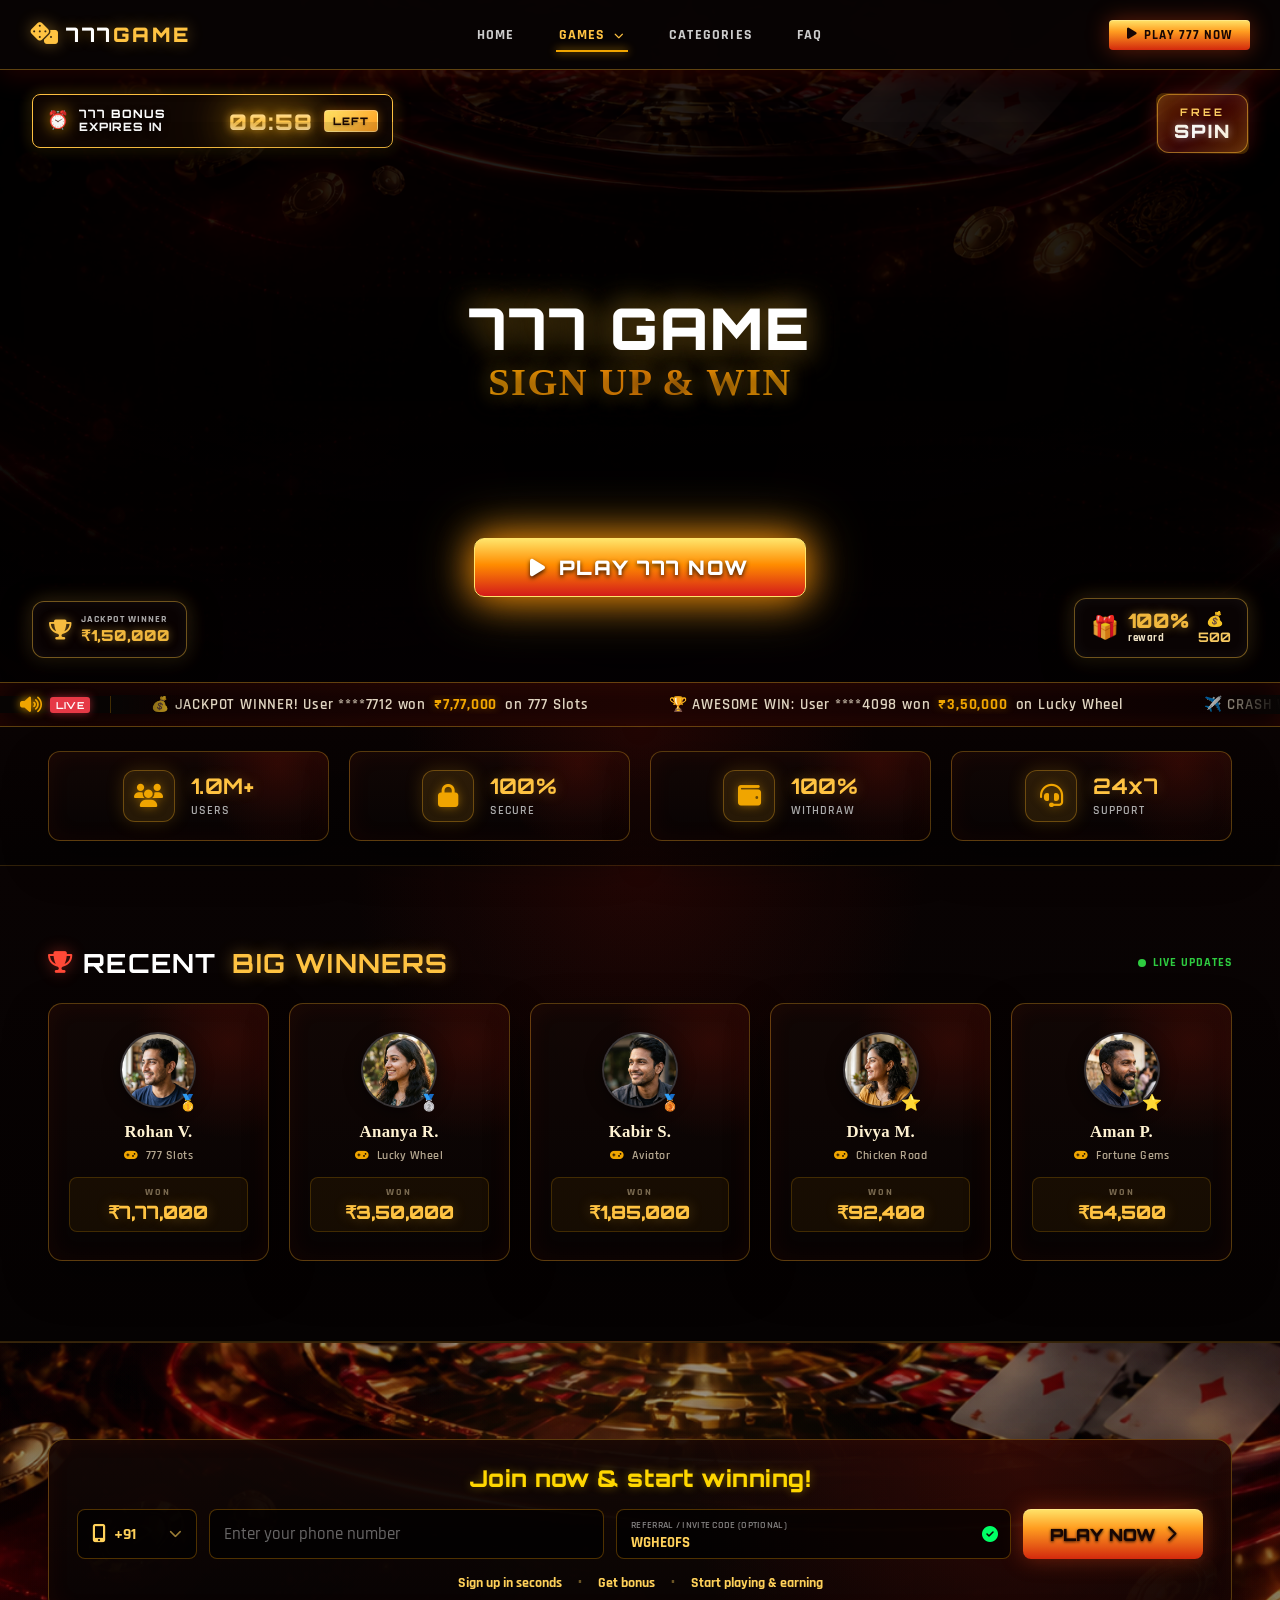
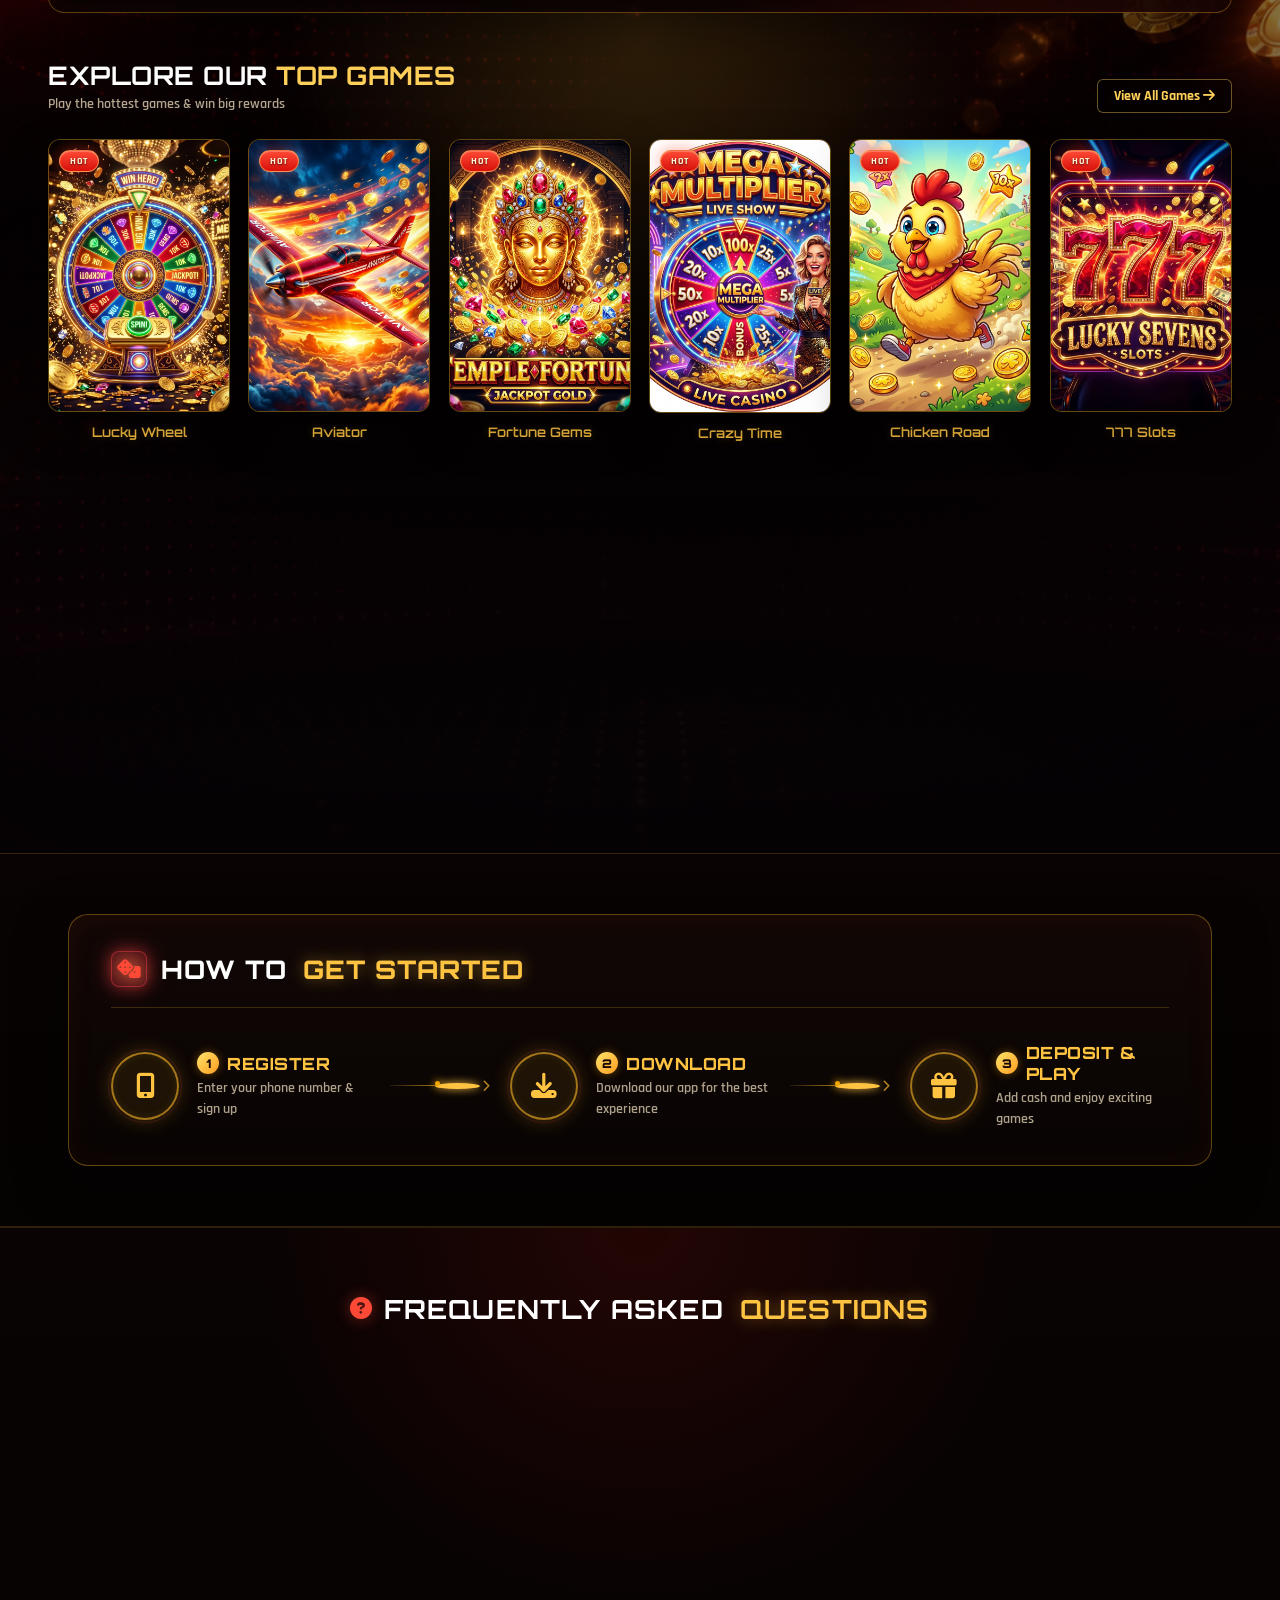
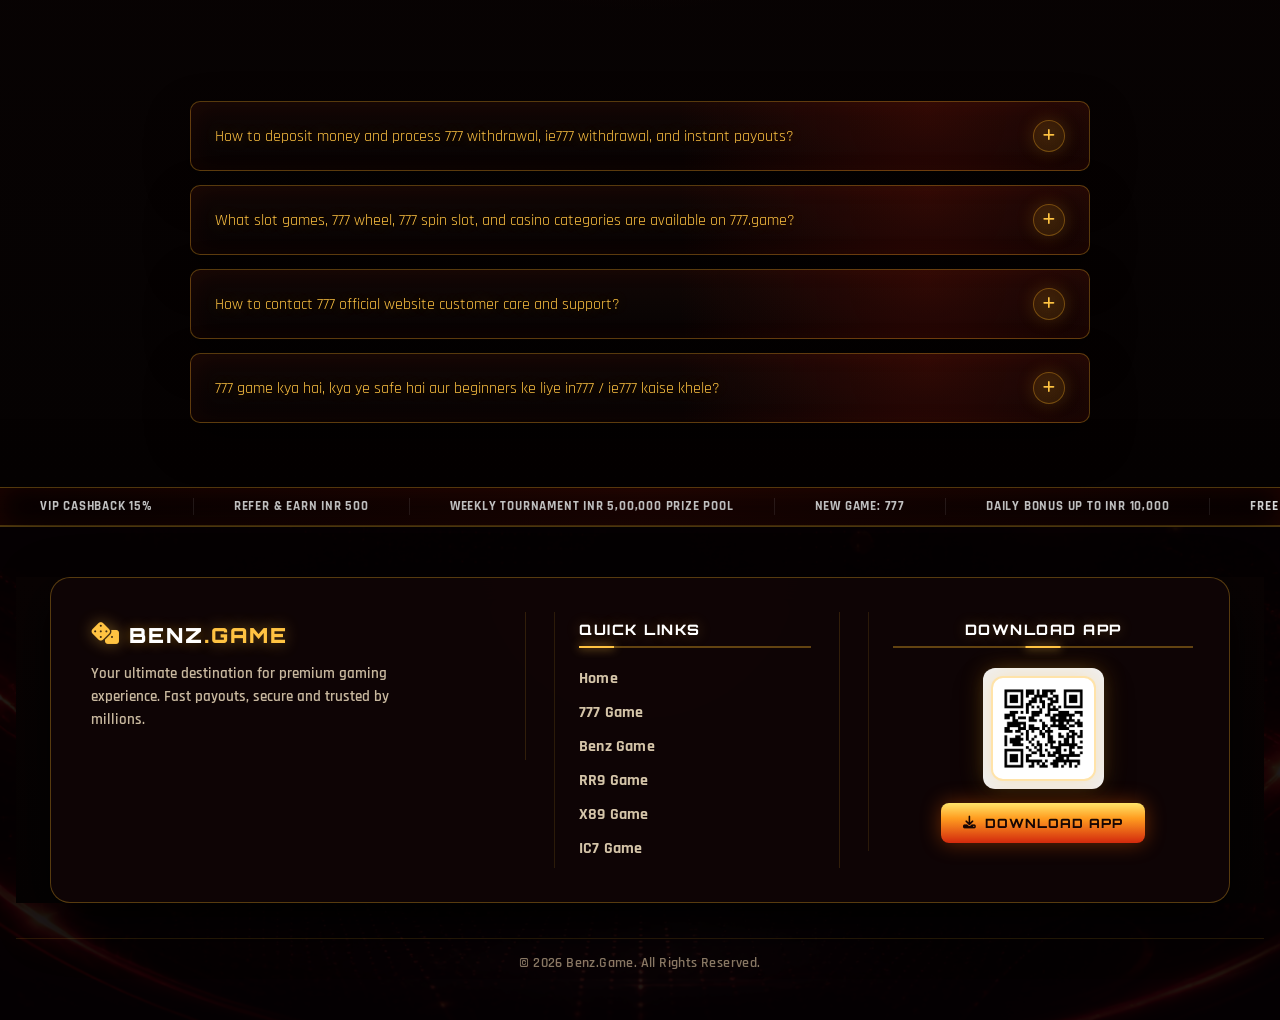
<file: games/777.html>
<!DOCTYPE html>
<html lang="en">

<head>
  <meta charset="UTF-8" />
  <meta name="viewport" content="width=device-width, initial-scale=1.0" />
  <title>777 Game - Benz.Game</title>
  <link rel="stylesheet" href="../style.css" />
  <link rel="stylesheet" href="style.css" />
  <link
    href="https://fonts.googleapis.com/css2?family=Rajdhani:wght@400;500;600;700&family=Orbitron:wght@400;700;900&display=swap"
    rel="stylesheet" />
  <link rel="stylesheet" href="https://cdnjs.cloudflare.com/ajax/libs/font-awesome/6.5.0/css/all.min.css" />
  <style>
    main {
      display: flex;
      flex-direction: column;
    }

    main > .hero {
      order: 1;
    }

    main > .live-ticker-bar {
      order: 2;
    }

    main > .stats-bar {
      order: 3;
    }

    main > .section-winners {
      order: 4;
    }

    main > .rr9-lobby {
      order: 5;
    }

    main > .section-howto {
      order: 6;
    }

    main > .section-faq {
      order: 7;
    }

    .game-page-hero {
      position: relative;
      overflow: hidden;
      padding: 140px 0 70px;
      background:
        radial-gradient(circle at 20% 18%, rgba(255, 31, 31, 0.22), transparent 34%),
        radial-gradient(circle at 82% 28%, rgba(255, 207, 74, 0.16), transparent 30%),
        linear-gradient(135deg, #090508 0%, #16080c 45%, #070406 100%);
    }

    .game-page-hero::after {
      content: "";
      position: absolute;
      inset: auto 0 0;
      height: 110px;
      background: linear-gradient(to bottom, transparent, #060408);
      pointer-events: none;
    }

    .game-detail-wrap {
      position: relative;
      z-index: 1;
      width: min(1180px, calc(100% - 40px));
      margin: 0 auto;
      display: grid;
      grid-template-columns: 1.05fr 0.95fr;
      gap: 42px;
      align-items: center;
    }

    .game-kicker {
      display: inline-flex;
      align-items: center;
      gap: 9px;
      padding: 8px 14px;
      border: 1px solid rgba(255, 207, 74, 0.38);
      border-radius: 999px;
      color: var(--gold);
      background: rgba(255, 207, 74, 0.08);
      font-weight: 700;
      letter-spacing: .7px;
      margin-bottom: 18px;
    }

    .game-page-title {
      font-family: 'Orbitron', sans-serif;
      font-size: clamp(2.6rem, 7vw, 5.8rem);
      line-height: .95;
      color: #fff;
      margin: 0 0 18px;
      text-transform: uppercase;
    }

    .game-page-title span {
      display: block;
      color: var(--gold);
      text-shadow: 0 0 28px rgba(255, 207, 74, .45);
    }

    .game-page-copy {
      max-width: 600px;
      color: rgba(255, 255, 255, .82);
      font-size: 1.12rem;
      line-height: 1.65;
      margin-bottom: 26px;
    }

    .game-actions {
      display: flex;
      flex-wrap: wrap;
      gap: 14px;
      align-items: center;
    }

    .btn-game-primary,
    .btn-game-secondary {
      display: inline-flex;
      align-items: center;
      justify-content: center;
      gap: 10px;
      min-height: 52px;
      padding: 0 24px;
      border-radius: 8px;
      border: 0;
      font-family: 'Rajdhani', sans-serif;
      font-weight: 800;
      font-size: 1rem;
      cursor: pointer;
      text-decoration: none;
    }

    .btn-game-primary {
      color: #160805;
      background: linear-gradient(135deg, var(--gold), #ff8d22);
      box-shadow: 0 14px 28px rgba(255, 146, 31, .24);
    }

    .btn-game-secondary {
      color: #fff;
      background: rgba(255, 255, 255, .08);
      border: 1px solid rgba(255, 255, 255, .16);
    }

    .rr9-preview {
      position: relative;
      min-height: 430px;
      border-radius: 8px;
      overflow: hidden;
      background: linear-gradient(145deg, rgba(255, 31, 31, .18), rgba(255, 207, 74, .08));
      border: 1px solid rgba(255, 255, 255, .12);
      box-shadow: 0 30px 80px rgba(0, 0, 0, .45);
    }

    .rr9-preview video {
      position: absolute;
      inset: 0;
      width: 100%;
      height: 100%;
      object-fit: cover;
      opacity: .72;
    }

    .rr9-preview-panel {
      position: absolute;
      inset: auto 24px 24px;
      padding: 22px;
      border-radius: 8px;
      background: rgba(7, 4, 6, .82);
      border: 1px solid rgba(255, 207, 74, .26);
      backdrop-filter: blur(10px);
    }

    .rr9-preview-panel h2 {
      margin: 0 0 8px;
      color: #fff;
      font-family: 'Orbitron', sans-serif;
      font-size: 1.35rem;
    }

    .rr9-preview-panel p {
      color: rgba(255, 255, 255, .78);
      margin: 0;
      line-height: 1.5;
    }

    .rr9-features {
      padding: 70px 0;
      background: #060408;
    }

    .feature-grid {
      width: min(1180px, calc(100% - 40px));
      margin: 0 auto;
      display: grid;
      grid-template-columns: repeat(4, 1fr);
      gap: 18px;
    }

    .feature-tile {
      padding: 24px;
      border-radius: 8px;
      background: rgba(255, 255, 255, .045);
      border: 1px solid rgba(255, 255, 255, .09);
    }

    .feature-tile i {
      color: var(--gold);
      font-size: 1.55rem;
      margin-bottom: 14px;
    }

    .feature-tile h3 {
      color: #fff;
      margin: 0 0 8px;
      font-size: 1.15rem;
    }

    .feature-tile p {
      color: rgba(255, 255, 255, .72);
      margin: 0;
      line-height: 1.45;
    }

    @media (max-width: 900px) {
      .game-detail-wrap {
        grid-template-columns: 1fr;
      }

      .rr9-preview {
        min-height: 330px;
      }

      .feature-grid {
        grid-template-columns: repeat(2, 1fr);
      }
    }

    @media (max-width: 560px) {
      .game-page-hero {
        padding-top: 112px;
      }

      .game-detail-wrap,
      .feature-grid {
        width: min(100% - 28px, 1180px);
      }

      .game-actions {
        align-items: stretch;
      }

      .btn-game-primary,
      .btn-game-secondary {
        width: 100%;
      }

      .feature-grid {
        grid-template-columns: 1fr;
      }
    }

    .rr9-lobby {
      position: relative;
      overflow: hidden;
      padding: 96px 0 54px;
      min-height: 720px;
      background: #050204 url("../assect/rr9-casino-banner-bg.png") center top / cover no-repeat;
    }

    .rr9-lobby::before {
      content: "";
      position: absolute;
      inset: 0;
      background:
        linear-gradient(180deg, rgba(5, 2, 4, .2) 0%, rgba(5, 2, 4, .08) 34%, rgba(5, 2, 4, .9) 100%),
        radial-gradient(circle at 50% 26%, rgba(255, 177, 43, .18), transparent 34%);
      pointer-events: none;
    }

    .rr9-shell {
      position: relative;
      z-index: 1;
      width: 100%;
      max-width: 1600px;
      margin: 0 auto;
      padding: 0 48px;
    }

    /* === REGISTER BOX === */
    .rr9-register-box {
      width: 100%;
      max-width: 100%;
      margin: 0 auto 28px;
      padding: 24px 28px 20px;
      border-radius: 16px;
      background: linear-gradient(180deg, rgba(20, 10, 5, 0.95) 0%, rgba(10, 5, 2, 0.98) 100%);
      border: 1.5px solid rgba(255, 161, 0, 0.5);
      box-shadow: 0 0 35px rgba(255, 120, 0, 0.25), inset 0 0 20px rgba(255, 60, 0, 0.15);
    }

    .rr9-register-title {
      margin: 0 0 16px;
      color: #ffd700;
      text-align: center;
      font-family: 'Orbitron', sans-serif;
      font-size: clamp(1.1rem, 2.4vw, 1.45rem);
      font-weight: 800;
      text-shadow: 0 0 10px rgba(255, 215, 0, 0.4);
      letter-spacing: 0.5px;
    }

    .rr9-register-row {
      display: grid;
      grid-template-columns: 120px 1fr 1fr 180px;
      gap: 12px;
      align-items: stretch;
    }

    .rr9-input-group {
      position: relative;
      display: flex;
      align-items: center;
      background: rgba(0, 0, 0, 0.65);
      border: 1px solid rgba(255, 161, 0, 0.3);
      border-radius: 8px;
      height: 50px;
      padding: 0 14px;
      transition: border-color 0.3s, box-shadow 0.3s;
    }

    .rr9-input-group:focus-within {
      border-color: rgba(255, 161, 0, 0.8);
      box-shadow: 0 0 8px rgba(255, 161, 0, 0.3);
    }

    .rr9-country-group {
      cursor: pointer;
      gap: 8px;
      color: #ffd15a;
      font-weight: 700;
      font-family: 'Rajdhani', sans-serif;
      font-size: 1rem;
      user-select: none;
    }

    .rr9-country-group i.fa-mobile-screen-button {
      font-size: 1.15rem;
    }

    .rr9-country-group i.rr9-chevron {
      font-size: 0.8rem;
      color: rgba(255, 209, 90, 0.6);
      margin-left: auto;
    }

    .rr9-phone-group input {
      width: 100%;
      height: 100%;
      background: transparent;
      border: none;
      outline: none;
      color: #fff;
      font-weight: 700;
      font-family: 'Rajdhani', sans-serif;
      font-size: 1.05rem;
    }

    .rr9-phone-group input::placeholder {
      color: rgba(255, 255, 255, 0.4);
      font-weight: 500;
    }

    .rr9-ref-group {
      flex-direction: column;
      align-items: flex-start;
      justify-content: center;
      padding: 4px 34px 2px 14px;
    }

    .rr9-ref-label-container {
      height: 14px;
      display: flex;
      align-items: center;
    }

    .rr9-ref-label {
      font-size: 0.65rem;
      color: rgba(255, 255, 255, 0.5);
      line-height: 1;
      font-weight: 600;
      font-family: 'Rajdhani', sans-serif;
      text-transform: uppercase;
      letter-spacing: 0.3px;
    }

    .rr9-ref-input {
      background: transparent;
      border: none;
      outline: none;
      color: #ffd15a;
      font-weight: 700;
      font-family: 'Rajdhani', sans-serif;
      font-size: 0.95rem;
      width: 100%;
    }

    .rr9-check-icon {
      position: absolute;
      right: 12px;
      top: 50%;
      transform: translateY(-50%);
      color: #00ff66;
      font-size: 1rem;
      display: flex;
      align-items: center;
    }

    .rr9-play-btn {
      height: 50px;
      display: inline-flex;
      align-items: center;
      justify-content: center;
      gap: 10px;
      border-radius: 8px;
      border: none;
      background: linear-gradient(135deg, #d31a1a 0%, #ff8c00 50%, #d31a1a 100%);
      color: #fff;
      font-family: 'Orbitron', sans-serif;
      font-size: 1.05rem;
      font-weight: 900;
      text-decoration: none;
      text-transform: uppercase;
      text-shadow: 0 1px 3px rgba(0, 0, 0, 0.8);
      box-shadow: 0 0 20px rgba(255, 140, 0, 0.4);
      cursor: pointer;
      transition: transform 0.2s, box-shadow 0.2s;
      animation: pulseGlow 2s infinite alternate;
    }

    .rr9-play-btn:hover {
      transform: scale(1.02);
      box-shadow: 0 0 28px rgba(255, 140, 0, 0.6);
      color: #fff;
    }

    @keyframes pulseGlow {
      0% { box-shadow: 0 0 15px rgba(255, 140, 0, 0.3); }
      100% { box-shadow: 0 0 30px rgba(255, 140, 0, 0.6); }
    }

    .rr9-mini-steps {
      display: flex;
      justify-content: center;
      gap: 16px;
      align-items: center;
      flex-wrap: wrap;
      margin-top: 14px;
      color: #ffd15a;
      font-size: 0.88rem;
      font-weight: 700;
      font-family: 'Rajdhani', sans-serif;
    }

    .rr9-mini-steps .sep {
      color: rgba(255, 209, 90, 0.4);
      font-size: 1.2rem;
      line-height: 1;
    }

    /* === HOT GAMES === */
    .rr9-section-head {
      margin-top: 36px;
      margin-bottom: 16px;
      display: flex;
      justify-content: space-between;
      align-items: flex-end;
    }

    .rr9-section-title-wrap {
      display: flex;
      flex-direction: column;
      gap: 4px;
    }

    .rr9-heading {
      font-size: 1.6rem;
      font-weight: 700;
      color: #fff;
      font-family: 'Orbitron', sans-serif;
      text-transform: uppercase;
      letter-spacing: 0.5px;
      margin: 0;
    }

    .rr9-subheading {
      color: rgba(255, 255, 255, 0.5);
      font-size: 0.88rem;
      margin: 0;
      font-family: 'Rajdhani', sans-serif;
      font-weight: 600;
    }

    .rr9-view-all {
      font-family: 'Rajdhani', sans-serif;
      font-size: 0.85rem;
      font-weight: 800;
      color: #ffd15a;
      border: 1px solid rgba(255, 209, 90, 0.4);
      background: rgba(0, 0, 0, 0.3);
      padding: 7px 16px;
      border-radius: 6px;
      text-decoration: none;
      transition: background 0.2s, border-color 0.2s;
    }

    .rr9-view-all:hover {
      background: rgba(255, 209, 90, 0.1);
      border-color: rgba(255, 209, 90, 0.8);
      color: #ffd15a;
    }

    .rr9-games {
      display: grid;
      grid-template-columns: repeat(6, 1fr);
      gap: 14px;
    }

    .rr9-game-card-wrapper {
      display: flex;
      flex-direction: column;
      align-items: center;
      gap: 8px;
    }

    .rr9-game-card {
      position: relative;
      width: 100%;
      aspect-ratio: 2/3;
      border-radius: 12px;
      overflow: hidden;
      border: 1px solid rgba(255, 161, 0, 0.4);
      background: #0f090b;
      box-shadow: 0 4px 15px rgba(0, 0, 0, 0.6);
      transition: transform 0.3s, border-color 0.3s, box-shadow 0.3s;
      cursor: pointer;
      display: block;
    }

    .rr9-game-card:hover {
      transform: translateY(-6px);
      border-color: #ffa100;
      box-shadow: 0 10px 25px rgba(255, 161, 0, 0.3);
    }

    .rr9-game-card img {
      width: 100%;
      height: 100%;
      object-fit: cover;
      display: block;
    }

    .rr9-hot {
      position: absolute;
      top: 8px;
      left: 8px;
      z-index: 3;
      background: #ff1a1a;
      color: #fff;
      font-size: 0.65rem;
      font-weight: 900;
      padding: 3px 8px;
      border-radius: 4px;
      text-transform: uppercase;
      font-family: 'Rajdhani', sans-serif;
      letter-spacing: 0.5px;
    }

    .rr9-game-label {
      color: rgba(255, 255, 255, 0.7);
      font-size: 0.82rem;
      font-weight: 600;
      text-align: center;
      font-family: 'Orbitron', sans-serif;
      transition: color 0.3s;
    }

    .rr9-game-card-wrapper:hover .rr9-game-label {
      color: #ffd15a;
    }

    /* === TRUST ROW === */
    .rr9-trust-row {
      display: grid;
      grid-template-columns: repeat(4, 1fr);
      gap: 14px;
      margin-top: 24px;
    }

    .rr9-trust-item {
      display: flex;
      align-items: center;
      gap: 12px;
      background: rgba(20, 10, 5, 0.75);
      border: 1px solid rgba(255, 161, 0, 0.25);
      border-radius: 10px;
      padding: 14px 18px;
      box-shadow: 0 4px 15px rgba(0, 0, 0, 0.4);
    }

    .rr9-trust-icon-box {
      width: 42px;
      height: 42px;
      display: flex;
      align-items: center;
      justify-content: center;
      background: rgba(255, 161, 0, 0.12);
      border: 1px solid rgba(255, 161, 0, 0.35);
      border-radius: 50%;
      color: #ffd15a;
      font-size: 1.25rem;
      flex-shrink: 0;
    }

    .rr9-trust-text {
      display: flex;
      flex-direction: column;
    }

    .rr9-trust-text h3 {
      margin: 0;
      color: #fff;
      font-size: 0.92rem;
      font-weight: 700;
      font-family: 'Orbitron', sans-serif;
      letter-spacing: 0.3px;
    }

    .rr9-trust-text p {
      margin: 2px 0 0 0;
      color: rgba(255, 255, 255, 0.5);
      font-size: 0.75rem;
      font-family: 'Rajdhani', sans-serif;
      font-weight: 600;
    }

    /* === PROMOTION ROW === */
    .rr9-promo-row {
      display: grid;
      grid-template-columns: repeat(3, 1fr);
      gap: 16px;
      margin-top: 24px;
    }

    .rr9-promo-card {
      position: relative;
      display: flex;
      align-items: center;
      justify-content: space-between;
      background: linear-gradient(135deg, rgba(35, 12, 8, 0.95) 0%, rgba(15, 6, 4, 0.98) 100%);
      border: 1px solid rgba(255, 90, 0, 0.35);
      border-radius: 14px;
      padding: 22px 24px;
      overflow: hidden;
      box-shadow: 0 4px 20px rgba(0, 0, 0, 0.6), inset 0 0 15px rgba(255, 60, 0, 0.05);
      transition: transform 0.3s, border-color 0.3s, box-shadow 0.3s;
    }

    .rr9-promo-card:hover {
      transform: translateY(-5px);
      border-color: #ffa100;
      box-shadow: 0 8px 25px rgba(255, 90, 0, 0.25);
    }

    .rr9-promo-content {
      display: flex;
      flex-direction: column;
      align-items: flex-start;
      z-index: 2;
    }

    .rr9-promo-title {
      color: #fff;
      font-size: 1.15rem;
      font-weight: 700;
      font-family: 'Orbitron', sans-serif;
      margin-bottom: 4px;
    }

    .rr9-promo-sub {
      color: rgba(255, 255, 255, 0.6);
      font-size: 0.75rem;
      font-weight: 600;
      margin-top: 2px;
      font-family: 'Rajdhani', sans-serif;
      text-transform: uppercase;
    }

    .rr9-promo-value {
      color: #ffd15a;
      font-size: 1.95rem;
      font-weight: 900;
      font-family: 'Orbitron', sans-serif;
      line-height: 1.1;
      margin: 4px 0;
      text-shadow: 0 0 10px rgba(255, 209, 90, 0.25);
    }

    .rr9-promo-desc {
      color: rgba(255, 255, 255, 0.65);
      font-size: 0.82rem;
      font-weight: 600;
      margin-bottom: 14px;
      line-height: 1.25;
      font-family: 'Rajdhani', sans-serif;
    }

    .rr9-promo-btn {
      height: 36px;
      padding: 0 18px;
      display: inline-flex;
      align-items: center;
      gap: 8px;
      border-radius: 6px;
      background: linear-gradient(180deg, #ffd861 0%, #e19018 100%);
      color: #170806;
      font-weight: 800;
      font-size: 0.85rem;
      font-family: 'Rajdhani', sans-serif;
      text-decoration: none;
      transition: opacity 0.2s, transform 0.2s;
      cursor: pointer;
    }

    .rr9-promo-btn:hover {
      transform: scale(1.03);
      color: #170806;
    }

    .rr9-promo-image {
      position: absolute;
      right: -10px;
      bottom: -10px;
      height: 110%;
      width: auto;
      object-fit: contain;
      z-index: 1;
      pointer-events: none;
      filter: drop-shadow(0 5px 15px rgba(255, 90, 0, 0.3));
      transition: transform 0.4s;
    }

    .rr9-promo-card:hover .rr9-promo-image {
      transform: scale(1.08) rotate(3deg);
    }

    /* === RESPONSIVENESS === */
    @media (max-width: 980px) {
      .rr9-register-row {
        grid-template-columns: 1fr 1fr;
        gap: 12px;
      }
      .rr9-games {
        grid-template-columns: repeat(3, 1fr);
      }
      .rr9-trust-row {
        grid-template-columns: repeat(2, 1fr);
      }
      .rr9-promo-row {
        grid-template-columns: 1fr;
      }
      .rr9-promo-image {
        height: 100px;
        right: 10px;
        bottom: 10px;
      }
    }

    @media (max-width: 620px) {
      .rr9-lobby {
        padding-top: 86px;
      }
      .rr9-shell {
        padding: 0 20px;
      }
      .rr9-register-row {
        grid-template-columns: 1fr;
      }
      .rr9-games {
        grid-template-columns: repeat(2, 1fr);
      }
      .rr9-trust-row {
        grid-template-columns: 1fr;
      }
      .rr9-section-head {
        align-items: flex-start;
        flex-direction: column;
        gap: 12px;
      }
      .rr9-view-all {
        width: 100%;
        text-align: center;
      }
    }

    /* ===== PAGE THEME OVERRIDES ===== */
    body {
      background:
        radial-gradient(circle at 10% 18%, rgba(164, 14, 8, .25), transparent 26%),
        radial-gradient(circle at 88% 12%, rgba(255, 183, 38, .16), transparent 28%),
        linear-gradient(180deg, #050104 0%, #100303 42%, #050203 100%);
      color: #f7e6c6;
    }

    body::before {
      content: "";
      position: fixed;
      inset: 0;
      z-index: -1;
      background:
        linear-gradient(180deg, rgba(5, 1, 4, .15), rgba(5, 1, 4, .9)),
        url("../assect/rr9-casino-banner-bg.png") center top / cover no-repeat;
      opacity: .28;
      pointer-events: none;
    }

    .navbar {
      background: rgba(5, 1, 3, .96);
      border-bottom: 1px solid rgba(255, 184, 41, .28);
      box-shadow: 0 8px 24px rgba(150, 9, 4, .2);
    }

    .hero {
      background:
        radial-gradient(circle at 74% 32%, rgba(255, 149, 25, .22), transparent 31%),
        radial-gradient(circle at 18% 48%, rgba(186, 13, 9, .28), transparent 38%),
        linear-gradient(155deg, #060103 0%, #180404 46%, #050102 100%);
    }

    .hero::before {
      content: "";
      position: absolute;
      inset: 0;
      background: url("../assect/rr9-casino-banner-bg.png") center top / cover no-repeat;
      opacity: .18;
      pointer-events: none;
    }

    .hero-container {
      align-items: center;
    }

    .hero-content {
      position: absolute !important;
      inset: 0 !important;
      z-index: 7;
      width: 100% !important;
      min-width: 0 !important;
      max-width: none !important;
      padding: 0 !important;
      pointer-events: none;
      display: block !important;
    }

    .hero-timer {
      position: absolute;
      top: 12px;
      left: 34px;
      transform: none;
      width: min(390px, calc(100% - 68px));
      margin: 0;
      z-index: 15;
    }

    .timer-inner {
      min-height: 54px;
      display: grid;
      grid-template-columns: auto 1fr auto auto;
      gap: 12px;
      align-items: center;
      padding: 8px 16px;
      border-radius: 12px;
      background: rgba(18, 7, 7, 0.92);
      border: 1.5px solid rgba(255, 195, 66, 0.45);
      box-shadow: 
        0 8px 24px rgba(0, 0, 0, 0.6), 
        0 0 15px rgba(255, 195, 66, 0.12);
      transform: translate3d(0, 0, 0);
      will-change: transform;
      animation: timerPulse 3s ease-in-out infinite alternate;
    }

    @keyframes timerPulse {
      0% { border-color: rgba(255, 195, 66, 0.35); box-shadow: 0 8px 32px rgba(0, 0, 0, 0.5), 0 0 15px rgba(255, 195, 66, 0.1); }
      100% { border-color: rgba(255, 195, 66, 0.6); box-shadow: 0 8px 32px rgba(0, 0, 0, 0.5), 0 0 25px rgba(255, 195, 66, 0.3); }
    }

    .timer-inner::before,
    .timer-inner::after {
      display: none;
    }

    .timer-icon {
      font-size: 1.25rem;
      animation: pulseDot 1.5s ease-in-out infinite alternate;
    }

    @keyframes pulseDot {
      from { transform: scale(0.95); filter: drop-shadow(0 0 2px rgba(255, 255, 255, 0.2)); }
      to { transform: scale(1.15); filter: drop-shadow(0 0 8px rgba(255, 195, 66, 0.8)); }
    }

    .timer-label {
      font-family: 'Rajdhani', sans-serif;
      font-weight: 700;
      letter-spacing: 1px;
      line-height: 1.1;
      max-width: 140px;
      font-size: .8rem;
      color: rgba(255, 255, 255, 0.9);
    }

    .timer-display {
      font-family: 'Orbitron', sans-serif;
      font-weight: 700;
      white-space: nowrap;
      min-width: 74px;
      font-size: clamp(1.25rem, 2vw, 1.72rem);
      letter-spacing: 2px;
      color: #ffc342;
      text-shadow: 0 0 10px rgba(255, 195, 66, 0.5);
    }

    .timer-tag {
      font-family: 'Orbitron', sans-serif;
      font-weight: 900;
      padding: 5px 10px;
      font-size: .68rem;
      background: linear-gradient(135deg, #ffc342, #ff9000);
      color: #000;
      border-radius: 4px;
      box-shadow: 0 0 10px rgba(255, 144, 0, 0.4);
    }

    .live-badge {
      width: fit-content;
      max-width: 100%;
      margin-bottom: 24px;
      color: #fff2ce;
      background: rgba(10, 3, 2, .78);
      border: 1px solid rgba(255, 196, 54, .45);
      box-shadow: 0 0 18px rgba(255, 102, 25, .14);
    }

    .hero-title {
      max-width: 520px;
      margin-bottom: 28px;
      font-size: clamp(2.65rem, 4.9vw, 5rem);
      line-height: .98;
    }

    .hero-title-line {
      max-width: 520px;
    }

    .hero-highlight {
      font-size: clamp(2.45rem, 4.8vw, 4.9rem);
      line-height: .95;
      max-width: none;
      white-space: nowrap;
    }

    .hero-subtitle {
      max-width: 470px;
      margin-bottom: 26px;
      color: rgba(255, 235, 202, .9);
      font-size: 1.05rem;
      line-height: 1.55;
    }

    .hero-subtitle strong {
      color: #ffd46a;
      font-style: normal;
      text-shadow: 0 0 10px rgba(255, 196, 54, .35);
    }

    .trust-badges {
      gap: 10px;
      margin-bottom: 28px;
    }

    .trust-item {
      min-width: 102px;
      min-height: 50px;
      background: rgba(26, 7, 4, .72);
      border-color: rgba(255, 183, 38, .32);
    }

    .hero-cta .btn-cta-primary {
      min-width: 250px;
      min-height: 48px;
      justify-content: center;
      font-family: 'Orbitron', sans-serif;
      font-size: 1.05rem;
      font-weight: 900;
      letter-spacing: 1.5px;
      border-radius: 8px;
      text-transform: uppercase;
      background: linear-gradient(180deg, #ffe46a 0%, #ff9d20 38%, #d3290d 100%);
      color: #170604;
      border: 1px solid rgba(255, 222, 115, 0.72);
      box-shadow: 
        0 0 25px rgba(255, 115, 0, 0.5), 
        inset 0 1px 0 rgba(255, 255, 255, 0.3);
      position: relative;
      overflow: hidden;
      cursor: pointer;
      transition: transform 0.2s, box-shadow 0.2s;
      animation: btnPulse 2s infinite alternate;
    }

    @keyframes btnPulse {
      0% { box-shadow: 0 0 15px rgba(255, 115, 0, 0.35), inset 0 1px 0 rgba(255, 255, 255, 0.2); }
      100% { box-shadow: 0 0 35px rgba(255, 115, 0, 0.7), inset 0 1px 0 rgba(255, 255, 255, 0.4); }
    }

    .hero-cta .btn-cta-primary:hover {
      transform: scale(1.04);
      box-shadow: 
        0 0 45px rgba(255, 180, 30, 0.95), 
        inset 0 1px 0 rgba(255, 255, 255, 0.5);
    }

    .hero-cta .btn-cta-primary::after {
      content: '';
      position: absolute;
      top: 0;
      left: -100%;
      width: 100%;
      height: 100%;
      background: linear-gradient(90deg, transparent, rgba(255, 255, 255, 0.4), transparent);
      animation: shimmerBtn 3.5s infinite;
    }

    @keyframes shimmerBtn {
      0% { left: -100%; }
      20%, 100% { left: 100%; }
    }

    .hero-cta {
      position: absolute;
      left: 50%;
      top: auto;
      bottom: 74px;
      transform: translateX(-50%);
      align-items: center;
      pointer-events: auto;
      z-index: 8;
    }

    @media (min-width: 901px) {
      .hero-container {
        position: static !important;
        height: 100% !important;
        display: block !important;
      }

      .hero-content {
        position: absolute !important;
        inset: 0 !important;
        display: block !important;
        height: 100% !important;
        width: 100% !important;
      }

      .hero-cta {
        top: 53.5%;
        bottom: auto;
        transform: translate(-50%, -50%);
        z-index: 10;
      }
    }

    .cta-sub {
      max-width: 360px;
      color: rgba(255, 224, 183, .58);
      font-size: .84rem;
      line-height: 1.4;
    }

    .hero-visual {
      top: 0;
      right: 0;
      bottom: 0;
      left: 0;
      width: 100%;
      max-width: none;
      height: 100%;
      margin-top: 0;
      border: 0;
      border-radius: 0;
    }

    .hero-video-wrapper {
      position: absolute;
      inset: 0;
      width: 100%;
      height: 100%;
    }

    .hero-video {
      width: 100%;
      height: 100%;
      object-fit: cover;
      transform: translate3d(0,0,0);
      backface-visibility: hidden;
    }

    .hero-visual::before {
      background:
        linear-gradient(180deg, rgba(0, 0, 0, .34) 0%, rgba(0, 0, 0, .05) 26%, rgba(0, 0, 0, .08) 55%, rgba(0, 0, 0, .76) 100%),
        linear-gradient(90deg, rgba(0, 0, 0, .5) 0%, rgba(0, 0, 0, 0) 28%, rgba(0, 0, 0, 0) 72%, rgba(0, 0, 0, .48) 100%);
    }

    .hero-visual::after {
      background: linear-gradient(180deg, transparent 56%, rgba(5, 1, 3, .86) 100%);
    }

    .hero-video-title {
      position: absolute;
      left: 0;
      right: 0;
      top: auto;
      bottom: 138px;
      z-index: 6;
      margin-left: auto;
      margin-right: auto;
      width: min(92%, 680px);
      margin-top: 0;
      margin-bottom: 0;
      color: #fff;
      font-family: 'Orbitron', sans-serif;
      font-size: clamp(2.2rem, 3.8vw, 4rem);
      font-style: normal;
      font-weight: 900;
      line-height: .98;
      text-align: center;
      pointer-events: none;
      text-transform: uppercase;
      letter-spacing: 1px;
      background: radial-gradient(circle, rgba(0,0,0,0.65) 0%, rgba(0,0,0,0) 80%);
      padding: 20px 40px;
    }

    .hero-video-title .hero-title-line {
      color: #ffffff;
      text-shadow: 0 2px 10px rgba(0, 0, 0, 0.9), 0 0 15px rgba(255, 255, 255, 0.2);
    }

    .hero-video-title .hero-highlight {
      display: block;
      margin-top: 4px;
      font-size: .8em;
      white-space: nowrap;
      background: linear-gradient(90deg, #ffd700, #ff8c00, #ffd700);
      -webkit-background-clip: text;
      -webkit-text-fill-color: transparent;
      background-clip: text;
      filter: drop-shadow(0 2px 8px rgba(0,0,0,0.8));
      text-shadow: 0 0 20px rgba(255, 140, 0, 0.5);
    }

    /* ===== GLASSMORPHISM BADGES ===== */
    .free-spin-badge {
      position: absolute;
      top: 10%;
      right: 4%;
      z-index: 5;
      background: rgba(139, 0, 0, 0.35) !important;
      backdrop-filter: blur(12px) !important;
      -webkit-backdrop-filter: blur(12px) !important;
      border: 1.5px solid rgba(255, 195, 66, 0.55) !important;
      padding: 10px 16px !important;
      border-radius: 12px !important;
      box-shadow: 
        0 10px 30px rgba(0, 0, 0, 0.6), 
        0 0 20px rgba(255, 50, 50, 0.35),
        inset 0 0 15px rgba(255, 255, 255, 0.1) !important;
      transition: transform 0.3s, box-shadow 0.3s !important;
    }

    .free-spin-badge:hover {
      transform: translateY(-4px) scale(1.05) !important;
      box-shadow: 
        0 15px 35px rgba(0, 0, 0, 0.7), 
        0 0 30px rgba(255, 50, 50, 0.55),
        inset 0 0 20px rgba(255, 255, 255, 0.15) !important;
    }

    .badge-label {
      font-family: 'Orbitron', sans-serif !important;
      font-weight: 700 !important;
      font-size: .65rem !important;
      letter-spacing: 3px !important;
      color: #ffd166 !important;
    }

    .badge-main {
      font-family: 'Orbitron', sans-serif !important;
      font-weight: 900 !important;
      font-size: 1.15rem !important;
      letter-spacing: 2px !important;
      text-shadow: 0 0 8px rgba(255, 255, 255, 0.5) !important;
    }

    .reward-card {
      position: absolute;
      bottom: 14%;
      right: 4%;
      z-index: 5;
      background: rgba(15, 7, 7, 0.65) !important;
      backdrop-filter: blur(12px) !important;
      -webkit-backdrop-filter: blur(12px) !important;
      border: 1.5px solid rgba(255, 195, 66, 0.45) !important;
      padding: 12px 16px !important;
      border-radius: 12px !important;
      box-shadow: 
        0 10px 30px rgba(0, 0, 0, 0.6), 
        0 0 20px rgba(255, 195, 66, 0.25),
        inset 0 0 15px rgba(255, 255, 255, 0.05) !important;
      transition: transform 0.3s, box-shadow 0.3s !important;
    }

    .reward-card:hover {
      transform: translateY(-4px) scale(1.05) !important;
      box-shadow: 
        0 15px 35px rgba(0, 0, 0, 0.7), 
        0 0 30px rgba(255, 195, 66, 0.4),
        inset 0 0 20px rgba(255, 255, 255, 0.1) !important;
    }

    .reward-percent {
      font-family: 'Orbitron', sans-serif !important;
      font-weight: 900 !important;
      font-size: 1.25rem !important;
      color: #ffc342 !important;
      text-shadow: 0 0 10px rgba(255, 195, 66, 0.5) !important;
    }

    .reward-label {
      font-family: 'Rajdhani', sans-serif !important;
      font-weight: 700 !important;
      letter-spacing: 0.5px !important;
      font-size: .7rem !important;
      color: #fff2d2 !important;
    }

    .coin-value {
      font-family: 'Orbitron', sans-serif !important;
      font-weight: 700 !important;
      font-size: .82rem !important;
      color: #ffd166 !important;
    }

    .jackpot-winner {
      position: absolute;
      bottom: 5%;
      left: 4%;
      z-index: 5;
      background: rgba(15, 5, 5, 0.65) !important;
      backdrop-filter: blur(12px) !important;
      -webkit-backdrop-filter: blur(12px) !important;
      border: 1.5px solid rgba(255, 195, 66, 0.45) !important;
      padding: 10px 16px !important;
      border-radius: 12px !important;
      box-shadow: 
        0 10px 30px rgba(0, 0, 0, 0.6), 
        0 0 20px rgba(255, 195, 66, 0.25),
        inset 0 0 15px rgba(255, 255, 255, 0.05) !important;
      transition: transform 0.3s, box-shadow 0.3s !important;
    }

    .jackpot-winner:hover {
      transform: translateY(-4px) scale(1.05) !important;
      box-shadow: 
        0 15px 35px rgba(0, 0, 0, 0.7), 
        0 0 30px rgba(255, 195, 66, 0.4),
        inset 0 0 20px rgba(255, 255, 255, 0.1) !important;
    }

    .jackpot-winner i {
      font-size: 1.25rem !important;
      color: #ffc342 !important;
      filter: drop-shadow(0 0 5px rgba(255, 195, 66, 0.5)) !important;
    }

    .jackpot-label {
      font-family: 'Rajdhani', sans-serif !important;
      font-weight: 700 !important;
      font-size: .65rem !important;
      color: rgba(255, 255, 255, 0.7) !important;
      letter-spacing: 1px !important;
    }

    .jackpot-amount {
      font-family: 'Orbitron', sans-serif !important;
      font-weight: 900 !important;
      font-size: .95rem !important;
      color: #ffc342 !important;
      text-shadow: 0 0 8px rgba(255, 195, 66, 0.5) !important;
    }

    @media (max-width: 980px) {
      .hero {
        height: 580px !important;
      }

      .hero-content {
        max-width: 100%;
        text-align: center;
      }

      .hero-timer,
      .hero-title,
      .hero-title-line,
      .hero-highlight,
      .hero-subtitle,
      .cta-sub {
        margin-left: auto;
        margin-right: auto;
      }

      .live-badge {
        margin-left: auto;
        margin-right: auto;
      }
    }

    @media (max-width: 560px) {
      .hero {
        height: 380px !important;
      }
 
      .hero-timer {
        top: 8px;
        left: 8px;
        right: 8px;
        margin: 0 auto;
        width: calc(100% - 16px);
      }
 
      .hero-cta {
        top: auto !important;
        bottom: 18px !important;
        left: 50% !important;
        transform: translateX(-50%) !important;
        width: min(85%, 260px) !important;
      }
 
      .hero-video-title {
        display: block !important;
        position: absolute !important;
        left: 0 !important;
        right: 0 !important;
        top: auto !important;
        bottom: 76px !important;
        margin-left: auto !important;
        margin-right: auto !important;
        width: min(92%, 360px) !important;
        font-size: 1.45rem !important;
        padding: 8px 16px !important;
        background: radial-gradient(circle, rgba(0,0,0,0.75) 0%, rgba(0,0,0,0) 85%) !important;
      }

      .free-spin-badge {
        display: block !important;
        position: absolute !important;
        top: 64px !important;
        right: 12px !important;
        width: 50px !important;
        height: 50px !important;
        padding: 2px 4px !important;
        border-radius: 8px !important;
      }
      .free-spin-badge .badge-main {
        font-size: .7rem !important;
        letter-spacing: 1px !important;
      }
      .free-spin-badge .badge-label {
        font-size: .45rem !important;
        letter-spacing: 1px !important;
      }
 
      /* Hide secondary cards on mobile to prevent overlapping with CTA */
      .reward-card,
      .jackpot-winner {
        display: none !important;
      }
 
      .timer-inner {
        grid-template-columns: auto 1fr auto;
        min-height: 40px;
        padding: 5px 10px;
      }
 
      .timer-tag {
        display: none;
      }

      .hero-title {
        font-size: 2.25rem;
      }

      .hero-highlight {
        font-size: 2.12rem;
        white-space: nowrap;
      }

      .hero-subtitle {
        font-size: .98rem;
      }

      .trust-badges {
        justify-content: center;
      }
    }

    .logo-icon,
    .logo-accent,
    .accent {
      color: #ffc342;
      text-shadow: 0 0 16px rgba(255, 195, 66, .45);
    }

    .nav-link:hover,
    .nav-link.active,
    .mobile-menu a:hover {
      color: #ffc342;
    }

    .btn-download-nav,
    .btn-cta-primary,
    .btn-vip-join,
    .btn-claim,
    .btn-download-app,
    .rr9-play-btn,
    .rr9-promo-btn {
      background: linear-gradient(180deg, #ffe46a 0%, #ff9d20 38%, #d3290d 100%);
      color: #170604;
      border-color: rgba(255, 222, 115, .72);
      box-shadow: 0 0 22px rgba(255, 76, 22, .38), inset 0 1px 0 rgba(255, 255, 255, .22);
    }

    .live-ticker-bar,
    .promo-strip {
      background: linear-gradient(90deg, rgba(7, 2, 2, .96), rgba(28, 5, 3, .96), rgba(7, 2, 2, .96));
      border-top: 1px solid rgba(255, 183, 38, .34);
      border-bottom: 1px solid rgba(255, 183, 38, .34);
      box-shadow: inset 0 0 28px rgba(180, 22, 8, .16);
    }

    .stats-bar,
    .section-winners,
    .section-faq,
    .footer,
    .footer-top,
    .footer-bottom {
      background:
        radial-gradient(circle at 50% 0%, rgba(149, 18, 8, .18), transparent 36%),
        linear-gradient(180deg, #090303 0%, #050202 100%);
      border-color: rgba(255, 183, 38, .16);
    }

    .stat-item,
    .winner-card,
    .faq-item,
    .footer-col,
    .rr9-register-box,
    .rr9-game-card,
    .rr9-trust-item,
    .rr9-promo-card {
      background:
        radial-gradient(circle at 82% 15%, rgba(188, 25, 9, .18), transparent 34%),
        linear-gradient(180deg, rgba(18, 7, 5, .94), rgba(7, 3, 3, .94));
      border-color: rgba(255, 174, 35, .32);
      box-shadow: 0 18px 44px rgba(0, 0, 0, .38), inset 0 0 24px rgba(255, 56, 20, .06);
    }

    .stat-icon-wrap,
    .rr9-trust-icon-box,
    .faq-icon,
    .social-btn {
      background: rgba(255, 180, 32, .12);
      border: 1px solid rgba(255, 180, 32, .32);
      color: #ffc342;
      box-shadow: 0 0 18px rgba(255, 181, 30, .18);
    }

    .stat-number,
    .won-value,
    .rr9-promo-value,
    .rr9-game-label,
    .faq-question,
    .footer-col-title {
      color: #ffc342;
      text-shadow: 0 0 14px rgba(255, 195, 66, .28);
    }

    .winner-name,
    .rr9-promo-title,
    .rr9-trust-text h3,
    .footer-links li,
    .footer-links li a {
      color: #fff2d2;
    }

    .winner-game,
    .rr9-subheading,
    .rr9-promo-desc,
    .rr9-trust-text p,
    .faq-answer,
    .footer-brand-desc {
      color: rgba(247, 230, 198, .72);
    }

    .section-title i,
    .rr9-hot {
      color: #ff4937;
      text-shadow: 0 0 15px rgba(255, 73, 55, .45);
    }

    .rr9-lobby {
      background:
        linear-gradient(180deg, rgba(5, 1, 3, .28) 0%, rgba(5, 1, 3, .88) 100%),
        url("../assect/rr9-casino-banner-bg.png") center top / cover no-repeat;
      border-top: 1px solid rgba(255, 183, 38, .2);
      border-bottom: 1px solid rgba(255, 183, 38, .18);
    }

    .rr9-lobby .rr9-section-head {
      margin-top: 46px;
      margin-bottom: 26px;
    }

    .rr9-lobby .rr9-games {
      gap: 18px;
      margin-bottom: 34px;
    }

    .rr9-lobby .rr9-game-card-wrapper {
      gap: 12px;
    }

    .rr9-lobby .rr9-trust-row {
      margin-top: 18px;
      margin-bottom: 46px;
      gap: 16px;
    }

    .rr9-lobby .rr9-trust-item {
      padding-top: 18px;
      padding-bottom: 18px;
    }

    .rr9-lobby .rr9-promo-row {
      margin-top: 0;
      gap: 18px;
    }

    .rr9-lobby .rr9-hot {
      top: 10px;
      left: 10px;
      padding: 5px 10px;
      border-radius: 999px;
      color: #fff7d8;
      background: linear-gradient(180deg, #ff4b35 0%, #d80f0a 100%);
      border: 1px solid rgba(255, 218, 115, .5);
      box-shadow: 0 0 16px rgba(255, 57, 28, .45), inset 0 1px 0 rgba(255, 255, 255, .24);
      font-size: .64rem;
      line-height: 1;
      letter-spacing: .7px;
      text-shadow: 0 1px 2px rgba(0, 0, 0, .65);
    }

    .rr9-lobby .rr9-game-card {
      border-color: rgba(255, 190, 42, .36);
    }

    .rr9-lobby .rr9-game-label {
      color: #ffc342;
      text-shadow: 0 0 10px rgba(255, 195, 66, .22);
    }

    /* ===== FOOTER ===== */
    .footer {
      overflow: hidden;
      background:
        radial-gradient(circle at 18% 0%, rgba(255, 56, 20, .2), transparent 34%),
        radial-gradient(circle at 86% 12%, rgba(255, 190, 42, .12), transparent 30%),
        linear-gradient(180deg, #080202 0%, #030101 100%);
      border-top: 1px solid rgba(255, 190, 42, .28);
      box-shadow: 0 -18px 60px rgba(0, 0, 0, .55);
    }

    .footer::before {
      content: "";
      position: absolute;
      inset: 0;
      background: url("../assect/rr9-casino-banner-bg.png") center bottom / cover no-repeat;
      opacity: .11;
      pointer-events: none;
    }

    @media (min-width: 981px) {
      .footer-top {
        position: relative;
        padding: 56px 0 34px;
      }

      .footer-top .footer-container {
        position: relative;
        display: grid;
        grid-template-columns: minmax(260px, 1.5fr) repeat(3, minmax(160px, .85fr)) minmax(190px, 1fr);
        gap: 0;
        padding: 28px;
        border-radius: 12px;
        background:
          linear-gradient(135deg, rgba(20, 6, 4, .9), rgba(6, 2, 2, .92));
        border: 1px solid rgba(255, 186, 45, .22);
        box-shadow: 0 24px 70px rgba(0, 0, 0, .42), inset 0 0 40px rgba(255, 60, 24, .06);
      }

      .footer-col {
        min-width: 0;
        padding: 8px 24px;
        background: transparent;
        border: 0;
        box-shadow: none;
        position: relative;
      }

      .footer-col + .footer-col {
        border-left: 1px solid rgba(255, 190, 42, .12);
      }

      .footer-brand {
        padding-left: 4px;
        padding-right: 34px;
      }

      .footer-brand .footer-logo {
        margin-bottom: 14px;
      }

      .footer-brand .logo-text {
        font-size: 1.15rem;
        letter-spacing: 2px;
      }

      .footer-brand-desc {
        max-width: 310px;
        margin-bottom: 22px;
        color: rgba(255, 237, 204, .74);
        font-size: .95rem;
        line-height: 1.65;
        font-style: normal;
      }

      .footer-col-title {
        margin-bottom: 18px;
        padding-bottom: 11px;
        border-bottom: 1px solid rgba(255, 190, 42, .18);
        color: #ffd46a;
        font-size: .78rem;
        letter-spacing: 1.9px;
      }

      .footer-col-title::after {
        width: 44px;
        height: 1px;
        bottom: -1px;
        background: linear-gradient(90deg, #ffd46a, rgba(255, 70, 24, .3));
        box-shadow: 0 0 12px rgba(255, 190, 42, .45);
      }
    }

    .footer-links {
      gap: 11px;
    }

    .footer-links li,
    .footer-links li a {
      color: rgba(255, 239, 211, .84);
      font-family: 'Rajdhani', sans-serif;
      font-size: .98rem;
      font-weight: 700;
      letter-spacing: .2px;
    }

    .footer-links li a:hover {
      color: #ffd46a;
      left: 4px;
      text-shadow: 0 0 10px rgba(255, 190, 42, .26);
    }

    .footer-contact li {
      display: flex;
      align-items: center;
      gap: 10px;
      color: rgba(255, 239, 211, .88);
    }

    .footer-contact li i {
      width: 18px;
      color: #ffb22b;
      text-align: center;
    }

    .footer-socials {
      gap: 10px;
    }

    .social-btn {
      width: 38px;
      height: 38px;
      border-radius: 50%;
      background: rgba(255, 178, 43, .09);
      border-color: rgba(255, 178, 43, .3);
      color: #ffbf3f;
    }

    .social-btn:hover {
      background: linear-gradient(180deg, #ffd46a, #f05a17);
      color: #180604;
      transform: translateY(-3px);
    }

    .footer-app {
      display: flex;
      flex-direction: column;
      align-items: flex-start;
    }

    .footer-app .qr-wrap {
      padding: 8px;
      margin-bottom: 16px;
      border-radius: 12px;
      background: rgba(255, 255, 255, .94);
      box-shadow: 0 16px 30px rgba(0, 0, 0, .35), 0 0 24px rgba(255, 183, 42, .2);
    }

    .qr-image {
      width: 92px;
      height: 92px;
      border: 0;
      border-radius: 7px;
      box-shadow: none;
    }

    .btn-download-app {
      min-height: 40px;
      padding: 0 18px;
      border-radius: 7px;
      font-size: .76rem;
      letter-spacing: 1.5px;
      white-space: nowrap;
    }

    .footer-bottom {
      position: relative;
      padding: 18px 0;
      background: rgba(0, 0, 0, .68);
      border-top: 1px solid rgba(255, 190, 42, .16);
    }

    .footer-bottom-inner {
      justify-content: center;
    }

    .footer-bottom-inner span {
      color: rgba(255, 229, 188, .52);
      font-size: .86rem;
      letter-spacing: .4px;
    }

    /* ===== PERFORMANCE OPTIMIZATIONS ===== */
    .rr9-register-box,
    .rr9-game-card-wrapper,
    .rr9-trust-item,
    .rr9-promo-card,
    .faq-item,
    .hero-video-title,
    .free-spin-badge,
    .reward-card,
    .jackpot-winner {
      will-change: transform, opacity;
    }
    /* ===== GAMES DROPDOWN MENU ===== */
    .nav-item-dropdown {
      position: relative;
      display: inline-flex;
      align-items: center;
    }

    .dropdown-menu {
      display: none;
      position: absolute;
      top: 100%;
      left: 0;
      min-width: 220px;
      background: rgba(12, 5, 5, 0.96);
      border: 1.5px solid rgba(255, 195, 66, 0.45);
      border-radius: 12px;
      padding: 10px 0;
      box-shadow: 0 14px 40px rgba(0, 0, 0, 0.85), 0 0 20px rgba(255, 184, 41, 0.15);
      z-index: 1000;
      backdrop-filter: blur(12px);
      -webkit-backdrop-filter: blur(12px);
    }

    .nav-item-dropdown:hover .dropdown-menu,
    .nav-item-dropdown:focus-within .dropdown-menu {
      display: flex;
      flex-direction: column;
      animation: fadeInDown 0.25s cubic-bezier(0.16, 1, 0.3, 1);
    }

    @keyframes fadeInDown {
      from {
        opacity: 0;
        transform: translateY(-8px);
      }
      to {
        opacity: 1;
        transform: translateY(0);
      }
    }

    .dropdown-menu a {
      display: flex;
      align-items: center;
      gap: 12px;
      padding: 12px 20px;
      color: #f7e6c6;
      text-decoration: none;
      font-family: 'Rajdhani', sans-serif;
      font-weight: 700;
      font-size: 0.98rem;
      letter-spacing: 0.5px;
      transition: background 0.2s, color 0.2s, padding-left 0.2s;
    }

    .dropdown-menu a:hover {
      background: rgba(255, 195, 66, 0.16);
      color: #ffc342;
      padding-left: 24px;
    }

    .dropdown-menu a i {
      color: #ffc342;
      font-size: 1.1rem;
      width: 20px;
      text-align: center;
    }

    .mobile-dropdown {
      display: flex;
      flex-direction: column;
      padding-left: 16px;
      gap: 6px;
      margin-top: 4px;
      margin-bottom: 8px;
    }

    .mobile-dropdown a {
      font-size: 0.9rem !important;
      color: rgba(255, 215, 0, 0.85) !important;
      padding: 4px 10px !important;
    }
    /* Final game-page hero override: full-bleed video banner, no boxed frame. */
    .hero {
      width: 100vw !important;
      max-width: 100vw !important;
      margin-top: 70px !important;
      margin-left: calc(50% - 50vw) !important;
      margin-right: calc(50% - 50vw) !important;
      padding: 0 !important;
      min-height: 0 !important;
      overflow: hidden !important;
      background: #050103 !important;
      display: block !important;
    }

    .hero-container,
    .hero-visual,
    .hero-video-wrapper,
    .hero-video {
      width: 100% !important;
      max-width: none !important;
    }

    .hero-container {
      margin: 0 !important;
      padding: 0 !important;
      display: block !important;
    }

    .hero-visual {
      position: relative !important;
      inset: auto !important;
      height: clamp(430px, 68vh, 760px) !important;
      margin: 0 !important;
      border: 0 !important;
      border-radius: 0 !important;
      box-shadow: none !important;
      overflow: hidden !important;
    }

    .hero-video-wrapper {
      position: absolute !important;
      inset: 0 !important;
      height: 100% !important;
    }

    .hero-video {
      height: 100% !important;
      object-fit: cover !important;
      object-position: center !important;
    }

    .hero-center-overlay {
      position: absolute !important;
      inset: 0 !important;
      z-index: 20 !important;
      display: flex !important;
      flex-direction: column !important;
      align-items: center !important;
      justify-content: center !important;
      padding: 36px 20px !important;
      transform: translateY(52px) !important;
      text-align: center !important;
      pointer-events: none !important;
    }

    .hero-video-title {
      position: relative !important;
      top: auto !important;
      bottom: auto !important;
      left: auto !important;
      right: auto !important;
      transform: translateY(38px) !important;
      width: min(92vw, 920px) !important;
      margin: 0 !important;
      padding: 0 !important;
      text-align: center !important;
      pointer-events: none !important;
    }

    .hero-video-title .hero-title-line,
    .hero-video-title .hero-highlight {
      text-align: center !important;
      margin-left: auto !important;
      margin-right: auto !important;
    }

    .hero-cta-wrap {
      margin-top: clamp(120px, 18vh, 190px) !important;
      pointer-events: auto !important;
    }

    .faq-question,
    .faq-question span,
    .faq-answer,
    .faq-answer p,
    .faq-answer strong,
    .faq-answer b,
    .faq-answer em {
      font-weight: 400 !important;
      font-style: normal !important;
    }

    @media (max-width: 700px) {
      .hero-visual {
        height: clamp(360px, 62vh, 620px) !important;
      }

      .hero-cta-wrap {
        margin-top: clamp(92px, 15vh, 145px) !important;
      }

      .hero-center-overlay {
        transform: translateY(34px) !important;
      }

      .hero-video-title {
        transform: translateY(26px) !important;
      }

      .hero-timer-corner {
        right: 94px !important;
        width: auto !important;
      }

      .free-spin-badge {
        width: 74px !important;
        min-width: 74px !important;
        padding: 7px 8px !important;
      }

      .faq-question,
      .faq-question span,
      .faq-answer,
      .faq-answer p,
      .faq-answer strong,
      .faq-answer b,
      .faq-answer em {
        font-weight: 400 !important;
        font-style: normal !important;
      }
    }
  </style>
</head>

<body>
  <!-- ===== NAVBAR ===== -->
  <header class="navbar">
    <div class="nav-container">
      <a href="../index.html" class="logo" aria-label="Benz.Game Home">
        <span class="logo-icon"><i class="fas fa-dice"></i></span>
        <span class="logo-text">777<span class="logo-accent">GAME</span></span>
      </a>
      <nav class="nav-links">
        <a href="../index.html" class="nav-link">HOME</a>

        <!-- GAMES DROPDOWN -->
        <div class="nav-item-dropdown">
          <a href="BENZGAME.html" class="nav-link active has-dropdown">GAMES <i class="fas fa-chevron-down"></i></a>
          <div class="dropdown-menu">
            <a href="777.html"><i class="fas fa-dice-five"></i> 777 Game</a>
            <a href="RR9.html"><i class="fas fa-fire"></i> RR9 Game</a>
            <a href="x89.html"><i class="fas fa-bolt"></i> X89 Game</a>
            <a href="ic7.html"><i class="fas fa-crown"></i> IC7 Game</a>
          </div>
        </div>

        <a href="../category.html" class="nav-link">CATEGORIES</a>
        <a href="#faq" class="nav-link">FAQ</a>
      </nav>
      <div class="nav-actions">
        <button class="btn-download-nav"><i class="fas fa-play"></i> PLAY 777 NOW</button>
      </div>
      <button class="hamburger" id="hamburger" aria-label="Menu" aria-expanded="false">
        <span></span><span></span><span></span>
      </button>
    </div>
    <div class="mobile-menu" id="mobileMenu">
      <a href="../index.html">HOME</a>
      <a href="BENZGAME.html">ALL GAMES</a>
      <div class="mobile-dropdown">
        <a href="777.html">🎰 777 Game</a>
        <a href="RR9.html">🔥 RR9 Game</a>
        <a href="x89.html">⚡ X89 Game</a>
        <a href="ic7.html">👑 IC7 Game</a>
      </div>
      <a href="../category.html">CATEGORIES</a>
      <a href="#faq">FAQ</a>
      <div class="mobile-actions">
        <button class="btn-download-nav"><i class="fas fa-play"></i> PLAY 777 NOW</button>
      </div>
    </div>
  </header>

  <!-- ===== HERO ===== -->
  <main>
    <section class="hero">
      <div class="hero-container">
        <div class="hero-visual">
          <div class="hero-video-wrapper">
            <video id="heroVideo" class="hero-video" src="../assect/Create_a_premium_cinematic_cas.mp4" autoplay muted loop
              playsinline preload="auto"></video>
          </div>

          <!-- TOP LEFT TIMER BADGE -->
          <div class="hero-timer-corner">
            <div class="timer-inner">
              <span class="timer-icon">⏰</span>
              <span class="timer-label">777 BONUS EXPIRES IN</span>
              <span class="timer-display" id="heroTimer">01:00</span>
              <span class="timer-tag">LEFT</span>
            </div>
          </div>

          <!-- TOP RIGHT FREE SPIN BADGE -->
          <div class="free-spin-badge">
            <div class="badge-glow"></div>
            <span class="badge-label">FREE</span>
            <span class="badge-main">SPIN</span>
          </div>

          <!-- CENTER OVERLAY: TITLE + HIGHLIGHT + PLAY BUTTON STACKED -->
          <div class="hero-center-overlay">
            <h1 class="hero-video-title">
              <span class="hero-title-line">777 Game</span>
              <span class="hero-highlight">Sign Up &amp; Win</span>
            </h1>
            <div class="hero-cta-wrap">
              <button class="btn-cta-primary"><i class="fas fa-play"></i> PLAY 777 NOW</button>
            </div>
          </div>

          <!-- BOTTOM LEFT JACKPOT BADGE -->
          <div class="jackpot-winner">
            <i class="fas fa-trophy"></i>
            <div><span class="jackpot-label">JACKPOT WINNER</span><span class="jackpot-amount">₹1,50,000</span></div>
          </div>

          <!-- BOTTOM RIGHT REWARD CARD -->
          <div class="reward-card">
            <div class="reward-icon">🎁</div>
            <div class="reward-text">
              <span class="reward-percent">100%</span>
              <span class="reward-label">reward</span>
            </div>
            <div class="reward-coins"><span class="coin">💰</span><span class="coin-value">500</span></div>
          </div>
        </div>
      </div>
    </section>

    <!-- ===== LOBBY SECTION ===== -->
    <section class="rr9-lobby">
      <div class="rr9-shell">
        <div class="rr9-register-box">
          <h1 class="rr9-register-title">Join now &amp; start winning!</h1>
          <div class="rr9-register-row">
            <!-- Country Selector -->
            <div class="rr9-input-group rr9-country-group">
              <i class="fas fa-mobile-screen-button"></i>
              <span class="rr9-country-val">+91</span>
              <i class="fas fa-chevron-down rr9-chevron"></i>
            </div>
            <!-- Phone Input -->
            <div class="rr9-input-group rr9-phone-group">
              <input class="rr9-phone" type="tel" placeholder="Enter your phone number" aria-label="Phone number" />
            </div>
            <!-- Referral Code Input -->
            <div class="rr9-input-group rr9-ref-group">
              <div class="rr9-ref-label-container">
                <span class="rr9-ref-label">Referral / Invite Code (Optional)</span>
              </div>
              <input class="rr9-ref-input" type="text" value="WGHE0FS" readonly aria-label="Referral Code" />
              <span class="rr9-check-icon"><i class="fas fa-circle-check"></i></span>
            </div>
            <!-- Play Now Button -->
            <a href="#" class="rr9-play-btn">Play Now <i class="fas fa-chevron-right"></i></a>
          </div>
          <div class="rr9-mini-steps">
            <span>Sign up in seconds</span>
            <span class="sep">&middot;</span>
            <span>Get bonus</span>
            <span class="sep">&middot;</span>
            <span>Start playing &amp; earning</span>
          </div>
        </div>

        <div class="rr9-section-head">
          <div class="rr9-section-title-wrap">
            <h2 class="rr9-heading">EXPLORE OUR <span style="color: #ffd15a;">TOP GAMES</span></h2>
            <p class="rr9-subheading">Play the hottest games &amp; win big rewards</p>
          </div>
          <a href="../index.html#games" class="rr9-view-all">View All Games <i class="fas fa-arrow-right"></i></a>
        </div>

        <div class="rr9-games">
          <!-- Card 1: Lucky Wheel -->
          <div class="rr9-game-card-wrapper">
            <a href="#" class="rr9-game-card">
              <span class="rr9-hot">HOT</span>
              <img src="../assect/top_lucky_wheel.png" alt="Lucky Wheel" />
            </a>
            <span class="rr9-game-label">Lucky Wheel</span>
          </div>
          <!-- Card 2: Aviator -->
          <div class="rr9-game-card-wrapper">
            <a href="#" class="rr9-game-card">
              <span class="rr9-hot">HOT</span>
              <img src="../assect/top_aviator.png" alt="Aviator" />
            </a>
            <span class="rr9-game-label">Aviator</span>
          </div>
          <!-- Card 3: Fortune Gems -->
          <div class="rr9-game-card-wrapper">
            <a href="#" class="rr9-game-card">
              <span class="rr9-hot">HOT</span>
              <img src="../assect/top_fortune_gems.png" alt="Fortune Gems" />
            </a>
            <span class="rr9-game-label">Fortune Gems</span>
          </div>
          <!-- Card 4: Crazy Time -->
          <div class="rr9-game-card-wrapper">
            <a href="#" class="rr9-game-card">
              <span class="rr9-hot">HOT</span>
              <img src="../assect/top_crazy_time.png" alt="Crazy Time" />
            </a>
            <span class="rr9-game-label">Crazy Time</span>
          </div>
          <!-- Card 5: Chicken Road -->
          <div class="rr9-game-card-wrapper">
            <a href="#" class="rr9-game-card">
              <span class="rr9-hot">HOT</span>
              <img src="../assect/top_chicken_road.png" alt="Chicken Road" />
            </a>
            <span class="rr9-game-label">Chicken Road</span>
          </div>
          <!-- Card 6: 777 Slots -->
          <div class="rr9-game-card-wrapper">
            <a href="#" class="rr9-game-card">
              <span class="rr9-hot">HOT</span>
              <img src="../assect/top_crazy_777.png" alt="777 Slots" />
            </a>
            <span class="rr9-game-label">777 Slots</span>
          </div>
        </div>

        <div class="rr9-trust-row">
          <div class="rr9-trust-item">
            <div class="rr9-trust-icon-box">
              <i class="fas fa-shield-halved"></i>
            </div>
            <div class="rr9-trust-text">
              <h3>Secure &amp; Fair Play</h3>
              <p>100% safe &amp; encrypted</p>
            </div>
          </div>
          <div class="rr9-trust-item">
            <div class="rr9-trust-icon-box">
              <i class="fas fa-wallet"></i>
            </div>
            <div class="rr9-trust-text">
              <h3>Instant Withdrawal</h3>
              <p>Fast &amp; hassle-free</p>
            </div>
          </div>
          <div class="rr9-trust-item">
            <div class="rr9-trust-icon-box">
              <i class="fas fa-gift"></i>
            </div>
            <div class="rr9-trust-text">
              <h3>Real Cash Rewards</h3>
              <p>Win &amp; withdraw real money</p>
            </div>
          </div>
          <div class="rr9-trust-item">
            <div class="rr9-trust-icon-box">
              <i class="fas fa-headset"></i>
            </div>
            <div class="rr9-trust-text">
              <h3>24/7 Support</h3>
              <p>We're here for you</p>
            </div>
          </div>
        </div>

        <div class="rr9-promo-row">
          <!-- Card 1 -->
          <div class="rr9-promo-card">
            <div class="rr9-promo-content">
              <span class="rr9-promo-title">Welcome Bonus</span>
              <span class="rr9-promo-sub">Up to</span>
              <div class="rr9-promo-value">&#8377;5,000</div>
              <span class="rr9-promo-desc">on your first deposit</span>
              <a href="#" class="rr9-promo-btn">Claim Bonus <i class="fas fa-arrow-right"></i></a>
            </div>
            <img src="../assect/rr9_gift_box.png" alt="Welcome Bonus" class="rr9-promo-image" />
          </div>
          <!-- Card 2 -->
          <div class="rr9-promo-card">
            <div class="rr9-promo-content">
              <span class="rr9-promo-title">Invite &amp; Earn</span>
              <div class="rr9-promo-value">&#8377;500</div>
              <span class="rr9-promo-desc">Per Friend<br>Unlimited Earnings</span>
              <a href="#" class="rr9-promo-btn">Invite Now <i class="fas fa-arrow-right"></i></a>
            </div>
            <img src="../assect/rr9_gold_coins.png" alt="Invite & Earn" class="rr9-promo-image" />
          </div>
          <!-- Card 3 -->
          <div class="rr9-promo-card">
            <div class="rr9-promo-content">
              <span class="rr9-promo-title">Daily Rewards</span>
              <span class="rr9-promo-sub">Win up to</span>
              <div class="rr9-promo-value">&#8377;400,000</div>
              <span class="rr9-promo-desc">Every Single Day</span>
              <a href="#" class="rr9-promo-btn">Play &amp; Win <i class="fas fa-arrow-right"></i></a>
            </div>
            <img src="../assect/rr9_gold_trophy.png" alt="Daily Rewards" class="rr9-promo-image" />
          </div>
        </div>
      </div>
    </section>

    <!-- ===== HOW TO GET STARTED ===== -->
    <section class="section-howto" id="how-to-start">
      <div class="section-container">
        <div class="howto-card">
          <div class="howto-header">
            <span class="logo-icon red-accent"><i class="fas fa-dice"></i></span>
            <h2 class="section-title">HOW TO <span class="accent">GET STARTED</span></h2>
          </div>
          <div class="steps-flow">
            <!-- Step 1 -->
            <div class="step-item">
              <div class="step-icon-wrap">
                <i class="fas fa-mobile-screen-button"></i>
              </div>
              <div class="step-info">
                <div class="step-heading-row">
                  <span class="step-badge">1</span>
                  <h3 class="step-name">REGISTER</h3>
                </div>
                <p class="step-text">Enter your phone number &amp; sign up</p>
              </div>
            </div>

            <!-- Connector 1 -->
            <div class="step-connector">
              <span class="line-dot"></span>
              <i class="fas fa-chevron-right connector-arrow"></i>
            </div>

            <!-- Step 2 -->
            <div class="step-item">
              <div class="step-icon-wrap">
                <i class="fas fa-download"></i>
              </div>
              <div class="step-info">
                <div class="step-heading-row">
                  <span class="step-badge">2</span>
                  <h3 class="step-name">DOWNLOAD</h3>
                </div>
                <p class="step-text">Download our app for the best experience</p>
              </div>
            </div>

            <!-- Connector 2 -->
            <div class="step-connector">
              <span class="line-dot"></span>
              <i class="fas fa-chevron-right connector-arrow"></i>
            </div>

            <!-- Step 3 -->
            <div class="step-item">
              <div class="step-icon-wrap">
                <i class="fas fa-gift"></i>
              </div>
              <div class="step-info">
                <div class="step-heading-row">
                  <span class="step-badge">3</span>
                  <h3 class="step-name">DEPOSIT &amp; PLAY</h3>
                </div>
                <p class="step-text">Add cash and enjoy exciting games</p>
              </div>
            </div>
          </div>
        </div>
      </div>
    </section>

    <!-- ===== LIVE TICKER ===== -->
    <div class="live-ticker-bar">
      <div class="ticker-left">
        <i class="fas fa-volume-up"></i>
        <span class="ticker-badge">LIVE</span>
      </div>
      <div class="ticker-scroll-wrap">
        <div class="ticker-scroll">
          <span>💰 JACKPOT WINNER! User ****7712 won <strong>₹7,77,000</strong> on 777 Slots</span>
          <span>🏆 AWESOME WIN: User ****4098 won <strong>₹3,50,000</strong> on Lucky Wheel</span>
          <span>✈️ CRASH WIN: User ****5621 won <strong>₹1,85,000</strong> on Aviator</span>
          <span>🎰 BIG WIN: User ****8834 won <strong>₹92,400</strong> on Chicken Road</span>
          <span>💰 JACKPOT WINNER! User ****7712 won <strong>₹7,77,000</strong> on 777 Slots</span>
          <span>🏆 AWESOME WIN: User ****4098 won <strong>₹3,50,000</strong> on Lucky Wheel</span>
          <span>✈️ CRASH WIN: User ****5621 won <strong>₹1,85,000</strong> on Aviator</span>
          <span>🎰 BIG WIN: User ****8834 won <strong>₹92,400</strong> on Chicken Road</span>
        </div>
      </div>
    </div>

    <!-- ===== STATS BAR ===== -->
    <section class="stats-bar">
      <div class="stats-container">
        <div class="stat-item">
          <div class="stat-icon-wrap"><i class="fas fa-users stat-icon"></i></div>
          <div class="stat-info">
            <span class="stat-number" data-target="1000000">0</span>
            <span class="stat-label">Users</span>
          </div>
        </div>
        <div class="stat-item">
          <div class="stat-icon-wrap"><i class="fas fa-lock stat-icon"></i></div>
          <div class="stat-info"><span class="stat-number">100%</span><span class="stat-label">Secure</span></div>
        </div>
        <div class="stat-item">
          <div class="stat-icon-wrap"><i class="fas fa-wallet stat-icon"></i></div>
          <div class="stat-info"><span class="stat-number">100%</span><span class="stat-label">Withdraw</span></div>
        </div>
        <div class="stat-item">
          <div class="stat-icon-wrap"><i class="fas fa-headset stat-icon"></i></div>
          <div class="stat-info"><span class="stat-number">24x7</span><span class="stat-label">Support</span></div>
        </div>
      </div>
    </section>

    <!-- ===== RECENT WINNERS ===== -->
    <section class="section-winners">
      <div class="section-container">
        <div class="section-header">
          <h2 class="section-title"><i class="fas fa-trophy"></i> RECENT <span class="accent">BIG WINNERS</span></h2>
          <span class="winners-live"><span class="pulse-dot"></span> LIVE UPDATES</span>
        </div>
        <div class="winners-grid">

          <div class="winner-card">
            <div class="winner-avatar">
              <img src="../assect/winner_rahul.png" alt="Rohan V.">
              <span class="winner-rank rank-1">🥇</span>
            </div>
            <div class="winner-info">
              <span class="winner-name">Rohan V.</span>
              <span class="winner-game"><i class="fas fa-gamepad"></i> 777 Slots</span>
            </div>
            <div class="winner-amount">
              <span class="won-label">WON</span>
              <span class="won-value">₹7,77,000</span>
            </div>
          </div>

          <div class="winner-card">
            <div class="winner-avatar">
              <img src="../assect/winner_priya.png" alt="Ananya R.">
              <span class="winner-rank rank-2">🥈</span>
            </div>
            <div class="winner-info">
              <span class="winner-name">Ananya R.</span>
              <span class="winner-game"><i class="fas fa-gamepad"></i> Lucky Wheel</span>
            </div>
            <div class="winner-amount">
              <span class="won-label">WON</span>
              <span class="won-value">₹3,50,000</span>
            </div>
          </div>

          <div class="winner-card">
            <div class="winner-avatar">
              <img src="../assect/winner_arjun.png" alt="Kabir S.">
              <span class="winner-rank rank-3">🥉</span>
            </div>
            <div class="winner-info">
              <span class="winner-name">Kabir S.</span>
              <span class="winner-game"><i class="fas fa-gamepad"></i> Aviator</span>
            </div>
            <div class="winner-amount">
              <span class="won-label">WON</span>
              <span class="won-value">₹1,85,000</span>
            </div>
          </div>

          <div class="winner-card">
            <div class="winner-avatar">
              <img src="../assect/winner_sneha.png" alt="Divya M.">
              <span class="winner-rank rank-4">⭐</span>
            </div>
            <div class="winner-info">
              <span class="winner-name">Divya M.</span>
              <span class="winner-game"><i class="fas fa-gamepad"></i> Chicken Road</span>
            </div>
            <div class="winner-amount">
              <span class="won-label">WON</span>
              <span class="won-value">₹92,400</span>
            </div>
          </div>

          <div class="winner-card">
            <div class="winner-avatar">
              <img src="../assect/winner_vikram.png" alt="Aman P.">
              <span class="winner-rank rank-5">⭐</span>
            </div>
            <div class="winner-info">
              <span class="winner-name">Aman P.</span>
              <span class="winner-game"><i class="fas fa-gamepad"></i> Fortune Gems</span>
            </div>
            <div class="winner-amount">
              <span class="won-label">WON</span>
              <span class="won-value">₹64,500</span>
            </div>
          </div>

        </div>
      </div>
    </section>

    <!-- ===== FAQ SECTION ===== -->
    <section class="section-faq" id="faq">
      <div class="section-container">
        <h2 class="section-title centered">
          <i class="fas fa-question-circle"></i> FREQUENTLY ASKED <span class="accent">QUESTIONS</span>
        </h2>

        <div class="faq-list">
          <!-- FAQ 1 -->
          <div class="faq-item">
            <button class="faq-question">
              <span>What is 777 game online and how does the 777 gaming platform work?</span>
              <span class="faq-icon"><i class="fas fa-plus"></i></span>
            </button>
            <div class="faq-answer">
              <p><strong>777 game</strong> (also popular as <strong>777 online game</strong>, <strong>777 casino game</strong>, <strong>777 slot game</strong>, <strong>777 spin game</strong>, and <strong>in777 game</strong>) is a leading entertainment destination for casino fans in India. Known officially on <strong>777.game</strong> and <strong>777in.com</strong>, the platform hosts an exciting variety of real-money games including <strong>777 slots</strong>, <strong>777 spin slot</strong>, <strong>777 wheel</strong>, <strong>777 wealth spin</strong>, and popular slot variants like <strong>win777 spin and win</strong>, <strong>luck777</strong>, <strong>bigwin777</strong>, <strong>club777</strong>, and <strong>starbet777</strong>. Players searching for <strong>777 official website</strong> can explore live casino tables, crash games like Aviator, and slot reels with high RTP rates. To get started on the <strong>777 game app</strong> or <strong>777 game apk</strong>, players simply need to complete a fast 1-minute registration process, verify their details, and access their wallet. Whether you are using <strong>spin777</strong>, <strong>spin777 master</strong>, or regional apps like <strong>yn 777 app</strong>, <strong>jaiho 777 vip app</strong>, <strong>svip 777 app</strong>, or <strong>ever 777 app</strong>, the system ensures 100% fair play powered by certified RNG algorithms. Beginners can read the complete 777 game guide, review payout tables, test demo modes, and claim instant welcome bonuses before playing with real cash.</p>
            </div>
          </div>

          <!-- FAQ 2 -->
          <div class="faq-item">
            <button class="faq-question">
              <span>How to complete 777 game register, in777 register, ie777 register, and 777 game login?</span>
              <span class="faq-icon"><i class="fas fa-plus"></i></span>
            </button>
            <div class="faq-answer">
              <p>Registering an account on <strong>777 game register</strong>, <strong>in777 register</strong>, <strong>ie777 register</strong>, or <strong>spin777 register</strong> is fast, secure, and straightforward. New users visiting the <strong>777 official website</strong> or downloading the <strong>777 game app</strong> can click the sign-up button, enter an active mobile phone number, set a password, and apply a valid <strong>777 referral</strong> code if available. You will receive a One-Time Password (OTP) via SMS to verify your mobile identity. Once account verification is complete, you can perform your <strong>777 game login</strong>, <strong>in777 login</strong>, <strong>ie777 login</strong>, <strong>ie777 game login</strong>, or <strong>spin777 login</strong> from any Android device, iOS device, or web browser. For security, always ensure you perform <strong>ie777 game register</strong> and <strong>777 game sign up</strong> on authorized platforms like <strong>777.game</strong> or <strong>777in.com</strong>. If you experience login issues, OTP delays, or forgotten passwords on <strong>spin777 master</strong>, <strong>yn 777 app download</strong>, or <strong>jaiho 777 vip app download</strong>, simply use the 'Forgot Password' link or reach out to 24/7 customer support for immediate assistance.</p>
            </div>
          </div>

          <!-- FAQ 3 -->
          <div class="faq-item">
            <button class="faq-question">
              <span>How to download 777 game app, 777 apk download, in777 game download, ie777 app download, and spin777 download?</span>
              <span class="faq-icon"><i class="fas fa-plus"></i></span>
            </button>
            <div class="faq-answer">
              <p>For the best mobile gaming experience, users frequently search for <strong>777 game download</strong>, <strong>777 app download</strong>, <strong>777 apk download</strong>, <strong>777 game apk</strong>, <strong>in777 game download</strong>, <strong>ie777 download</strong>, <strong>ie777 app download</strong>, <strong>ie777 apk download</strong>, <strong>ie777 game download</strong>, <strong>spin777 download</strong>, and <strong>spin777 apk download</strong>. Downloading the official mobile application takes less than a minute. Simply open the <strong>777 official website</strong> (<strong>777.game</strong> or <strong>777in.com</strong>), tap the 'Download App' button, and save the official APK file to your smartphone. Android users should allow installation from trusted sources in device settings before opening the APK file. The mobile app supports all popular versions including <strong>yn 777 app download</strong>, <strong>jaiho 777 vip app download</strong>, <strong>svip 777 app download</strong>, and <strong>ever 777 app download</strong>. Using the official app grants you faster loading speeds, exclusive app-only daily rewards, smooth graphics for <strong>777 spin slot</strong> and <strong>777 wheel</strong>, and instant touch notification updates for special tournaments. Always ensure you keep your app updated to the latest version for maximum performance and security.</p>
            </div>
          </div>

          <!-- FAQ 4 -->
          <div class="faq-item">
            <button class="faq-question">
              <span>What 777 bonus, ie777 bonus, referral code, and promotional rewards are available?</span>
              <span class="faq-icon"><i class="fas fa-plus"></i></span>
            </button>
            <div class="faq-answer">
              <p>The platform offers generous promotional rewards for both new and existing players searching for <strong>777 bonus</strong>, <strong>ie777 bonus</strong>, <strong>777 referral</strong>, daily cashback, and free spin offers. Upon completing your first deposit after <strong>777 game login</strong> or <strong>ie777 login</strong>, new members can claim a 100% Welcome Deposit Bonus up to ₹5,000 plus extra free spins on <strong>777 slots</strong>, <strong>777 wealth spin</strong>, and <strong>win777 spin and win</strong>. Additionally, sharing your exclusive <strong>777 referral</strong> code with friends allows you to earn ₹500 for every successful referral through referral income programs on <strong>in777 game</strong>, <strong>ie777 game</strong>, <strong>spin777 master</strong>, and <strong>svip 777 app</strong>. Other active promotions include daily check-in rewards, VIP club cashback up to 15%, weekly leaderboards on <strong>luck777</strong>, <strong>bigwin777</strong>, and <strong>starbet777</strong>, and special bonus codes for <strong>jaiho 777 vip app</strong> and <strong>ever 777 app</strong> users. Always review the minimum deposit amounts, game contribution rules, and wagering requirement terms in your account wallet panel before activating promo codes.</p>
            </div>
          </div>

          <!-- FAQ 5 -->
          <div class="faq-item">
            <button class="faq-question">
              <span>How to deposit money and process 777 withdrawal, ie777 withdrawal, and instant payouts?</span>
              <span class="faq-icon"><i class="fas fa-plus"></i></span>
            </button>
            <div class="faq-answer">
              <p>Managing payments for <strong>777 withdrawal</strong>, <strong>ie777 withdrawal</strong>, and instant deposits is quick and hassle-free. To deposit money into your account on <strong>777 game</strong>, <strong>in777 game</strong>, <strong>ie777 game</strong>, or <strong>spin777</strong>, log in, go to the Cashier/Wallet section, select 'Deposit', and choose your preferred payment option such as UPI (GPay, PhonePe, Paytm), Net Banking, IMPS, or mobile wallets. Minimum deposits start as low as ₹100 and reflect instantly. When you are ready to cash out your winnings from <strong>777 casino game</strong>, <strong>777 slot game</strong>, <strong>777 spin game</strong>, <strong>club777</strong>, or <strong>starbet777</strong>, open the 'Withdrawal' tab, enter your verified UPI ID or Bank account details, and enter the payout amount. Payout requests on <strong>777.game</strong> and <strong>777in.com</strong> are processed automatically within 15 to 30 minutes. Complete one-time KYC verification by submitting valid identity details to ensure your payouts are never delayed. Users of <strong>yn 777 app</strong>, <strong>jaiho 777 vip app</strong>, <strong>svip 777 app</strong>, and <strong>ever 777 app</strong> enjoy automated, zero-fee direct withdrawals 24/7.</p>
            </div>
          </div>

          <!-- FAQ 6 -->
          <div class="faq-item">
            <button class="faq-question">
              <span>What slot games, 777 wheel, 777 spin slot, and casino categories are available on 777.game?</span>
              <span class="faq-icon"><i class="fas fa-plus"></i></span>
            </button>
            <div class="faq-answer">
              <p>The game library on <strong>777.game</strong> and <strong>777in.com</strong> offers over 500+ premium titles for fans of <strong>777 slots</strong>, <strong>777 spin slot</strong>, <strong>777 wheel</strong>, <strong>777 wealth spin</strong>, and <strong>777 casino game</strong>. Featured slot categories include classic 3-reel slots, video slots, progressive jackpot slots, and popular titles like <strong>Crazy 777</strong>, <strong>win777 spin and win</strong>, <strong>luck777</strong>, <strong>bigwin777</strong>, <strong>club777</strong>, and <strong>starbet777</strong>. Beyond traditional slots, players on <strong>in777 game</strong>, <strong>ie777 game</strong>, <strong>spin777</strong>, and <strong>spin777 master</strong> can play live dealer table games such as Teen Patti, Andar Bahar, Roulette, Blackjack, and Baccarat. Crash game fans can enjoy high-speed action in Aviator and 1000x Crash, while casual players love interactive titles like Chicken Road and Fortune Gems. Whether you access games via <strong>yn 777 app</strong>, <strong>jaiho 777 vip app</strong>, <strong>svip 777 app</strong>, or <strong>ever 777 app</strong>, all titles feature high-definition graphics, smooth mobile optimization, fair RNG mechanics, and high payout percentages designed for thrilling gameplay.</p>
            </div>
          </div>

          <!-- FAQ 7 -->
          <div class="faq-item">
            <button class="faq-question">
              <span>How to contact 777 official website customer care and support?</span>
              <span class="faq-icon"><i class="fas fa-plus"></i></span>
            </button>
            <div class="faq-answer">
              <p>Customer care for <strong>777 official website</strong>, <strong>777 game app</strong>, <strong>in777 game</strong>, <strong>ie777 game</strong>, <strong>spin777</strong>, and <strong>777in.com</strong> is available 24 hours a day, 7 days a week. If you face any issues with <strong>777 game login</strong>, <strong>777 game register</strong>, <strong>777 apk download</strong>, <strong>ie777 login</strong>, <strong>ie777 withdrawal</strong>, <strong>spin777 login</strong>, or <strong>777 bonus</strong> crediting, you can instantly connect with a support representative via 24/7 Live Chat inside the app or website. You can also contact support via official email at support@benz.game, Telegram channels, and WhatsApp helpline desks. When reaching out regarding deposit updates, pending withdrawals, or OTP verification issues on <strong>yn 777 app download</strong>, <strong>jaiho 777 vip app download</strong>, <strong>svip 777 app download</strong>, or <strong>ever 777 app download</strong>, keep your registered phone number, transaction ID, and screenshots ready for speedy resolution. Support specialists can also assist with account security, password resets, KYC verification steps, and promotional bonus queries.</p>
            </div>
          </div>

          <!-- FAQ 8 -->
          <div class="faq-item">
            <button class="faq-question">
              <span>777 game kya hai, kya ye safe hai aur beginners ke liye in777 / ie777 kaise khele?</span>
              <span class="faq-icon"><i class="fas fa-plus"></i></span>
            </button>
            <div class="faq-answer">
              <p><strong>777 game kya hai?</strong> Simple words me, <strong>777 game</strong> (jise <strong>in777 game</strong>, <strong>ie777 game</strong>, <strong>spin777</strong>, <strong>777 online game</strong>, aur <strong>777 casino game</strong> bhi kaha jata hai) ek 100% safe, legal aur certified online gaming platform hai. Yahan users <strong>777 slots</strong>, <strong>777 spin slot</strong>, <strong>777 wheel</strong>, <strong>777 wealth spin</strong>, <strong>win777 spin and win</strong>, <strong>luck777</strong>, <strong>bigwin777</strong>, <strong>club777</strong>, <strong>starbet777</strong>, Aviator, aur Live Casino play karke real cash rewards win kar sakte hain. <strong>777 official website</strong> (<strong>777.game</strong> ya <strong>777in.com</strong>) aur <strong>777 game app</strong> / <strong>777 apk download</strong> bilkul secure hain, jahan 256-bit SSL encryption aur fair RNG system use hota hai. Beginners ke liye process easy hai: official app ya website par <strong>777 game register</strong> / <strong>in777 register</strong> / <strong>ie777 register</strong> karein, <strong>777 game login</strong> / <strong>ie777 login</strong> karein, <strong>777 bonus</strong> / <strong>ie777 bonus</strong> claim karein, aur small deposit se games start karein. <strong>777 withdrawal</strong> aur <strong>ie777 withdrawal</strong> direct UPI ya Bank account me 15-30 minutes me receive ho jata hai. Mobile users <strong>yn 777 app download</strong>, <strong>jaiho 777 vip app download</strong>, <strong>svip 777 app download</strong>, ya <strong>ever 777 app download</strong> karke fast gaming enjoy kar sakte hain.</p>
            </div>
          </div>
        </div>
      </div>
    </section>
  </main>

  <!-- ===== PROMO TICKER ===== -->
  <div class="promo-strip">
    <div class="promo-ticker">
      <div class="ticker-track">
        <span>VIP CASHBACK 15%</span>
        <span>REFER &amp; EARN INR 500</span>
        <span>WEEKLY TOURNAMENT INR 5,00,000 PRIZE POOL</span>
        <span>NEW GAME: 777</span>
        <span>DAILY BONUS UP TO INR 10,000</span>
        <span>FREE SPINS EVERY FRIDAY</span>
        <span>VIP CASHBACK 15%</span>
        <span>REFER &amp; EARN INR 500</span>
        <span>WEEKLY TOURNAMENT INR 5,00,000 PRIZE POOL</span>
        <span>NEW GAME: 777</span>
        <span>DAILY BONUS UP TO INR 10,000</span>
        <span>FREE SPINS EVERY FRIDAY</span>
      </div>
    </div>
  </div>

  <!-- ===== FOOTER ===== -->
  <footer class="footer">
    <div class="footer-top">
      <div class="footer-container">
        <div class="footer-col footer-brand">
          <div class="footer-logo">
            <span class="logo-icon"><i class="fas fa-dice"></i></span>
            <span class="logo-text">BENZ<span class="logo-accent">.GAME</span></span>
          </div>
          <p class="footer-brand-desc">Your ultimate destination for premium gaming experience. Fast payouts, secure and
            trusted by millions.</p>
        
        </div>

        <div class="footer-col">
          <h4 class="footer-col-title">QUICK LINKS</h4>
          <ul class="footer-links">
            <li><a href="../index.html">Home</a></li>
            <li><a href="777.html">777 Game</a></li>
            <li><a href="BENZGAME.html">Benz Game</a></li>
            <li><a href="RR9.html">RR9 Game</a></li>
            <li><a href="x89.html">X89 Game</a></li>
            <li><a href="ic7.html">IC7 Game</a></li>
          </ul>
        </div>

        <div class="footer-col footer-app">
          <h4 class="footer-col-title">DOWNLOAD APP</h4>
          <div class="qr-wrap">
            <img src="../assect/qrcode.png" alt="Download App QR Code" class="qr-image" />
          </div>
          <button class="btn-download-app"><i class="fas fa-download"></i> DOWNLOAD APP</button>
        </div>
      </div>
    </div>

    <div class="footer-bottom">
      <div class="footer-container footer-bottom-inner">
        <span>&copy; 2026 Benz.Game. All Rights Reserved.</span>
      </div>
    </div>
  </footer>

  <script>
    (function () {
      const targetUrl = 'https://invite.777in.org/?code=WGHE0FS';
      const clickSelectors = [
        '.btn-download-nav',
        '.btn-cta-primary',
        '.rr9-play-btn',
        '.rr9-promo-btn',
        '.btn-claim',
        '.btn-download-app',
        '.rr9-game-card',
        '.game-play-btn',
        '.game-card',
        '.social-btn',
        '.btn-game-primary',
        '.btn-vip-join'
      ];

      document.addEventListener('click', function (event) {
        const navLink = event.target.closest('.nav-links a, .mobile-menu a, .hamburger, .faq-question');
        if (navLink && (navLink.getAttribute('href')?.startsWith('#') || navLink.classList.contains('faq-question') || navLink.classList.contains('hamburger'))) {
          return;
        }
        const target = event.target.closest(clickSelectors.join(','));
        if (!target) return;
        event.preventDefault();
        event.stopPropagation();
        event.stopImmediatePropagation();
        window.open(targetUrl, '_blank');
      }, true);
    })();
  </script>
  <script src="../script.js"></script>
</body>

</html>
</file>
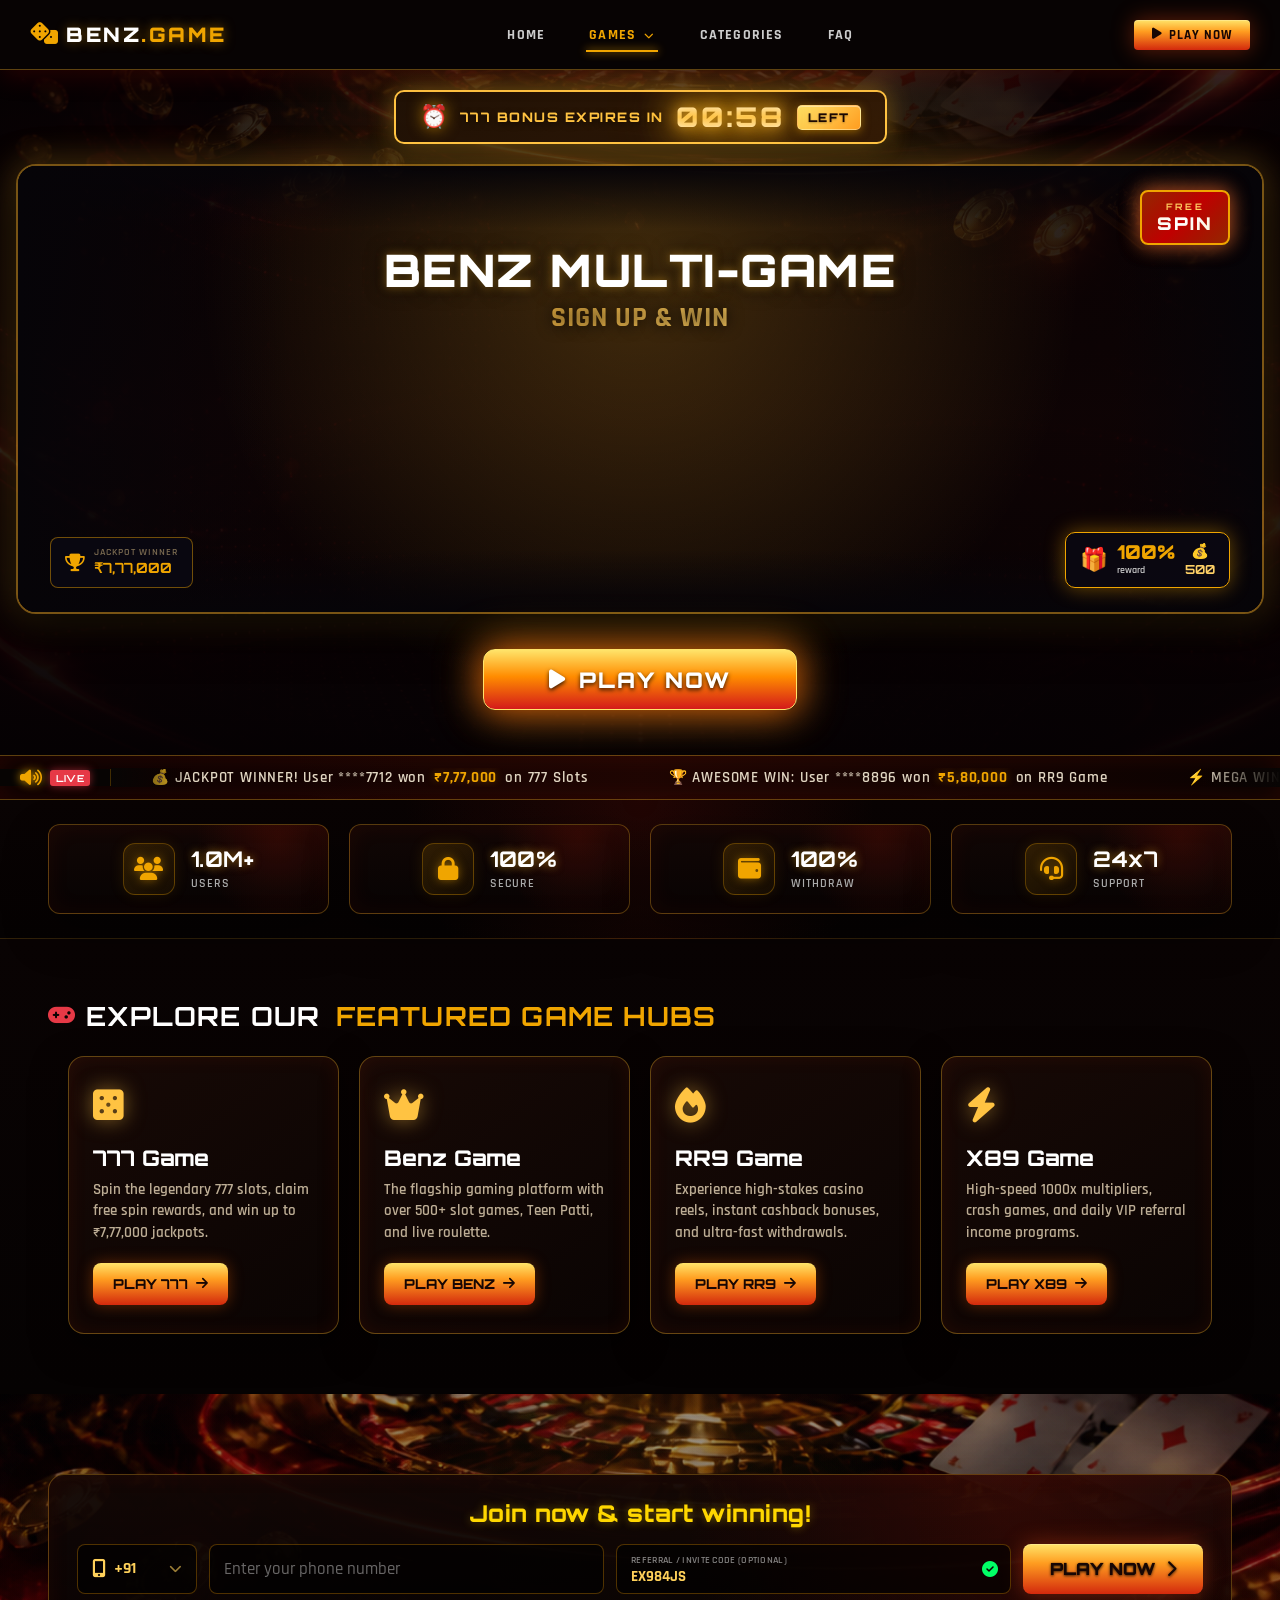
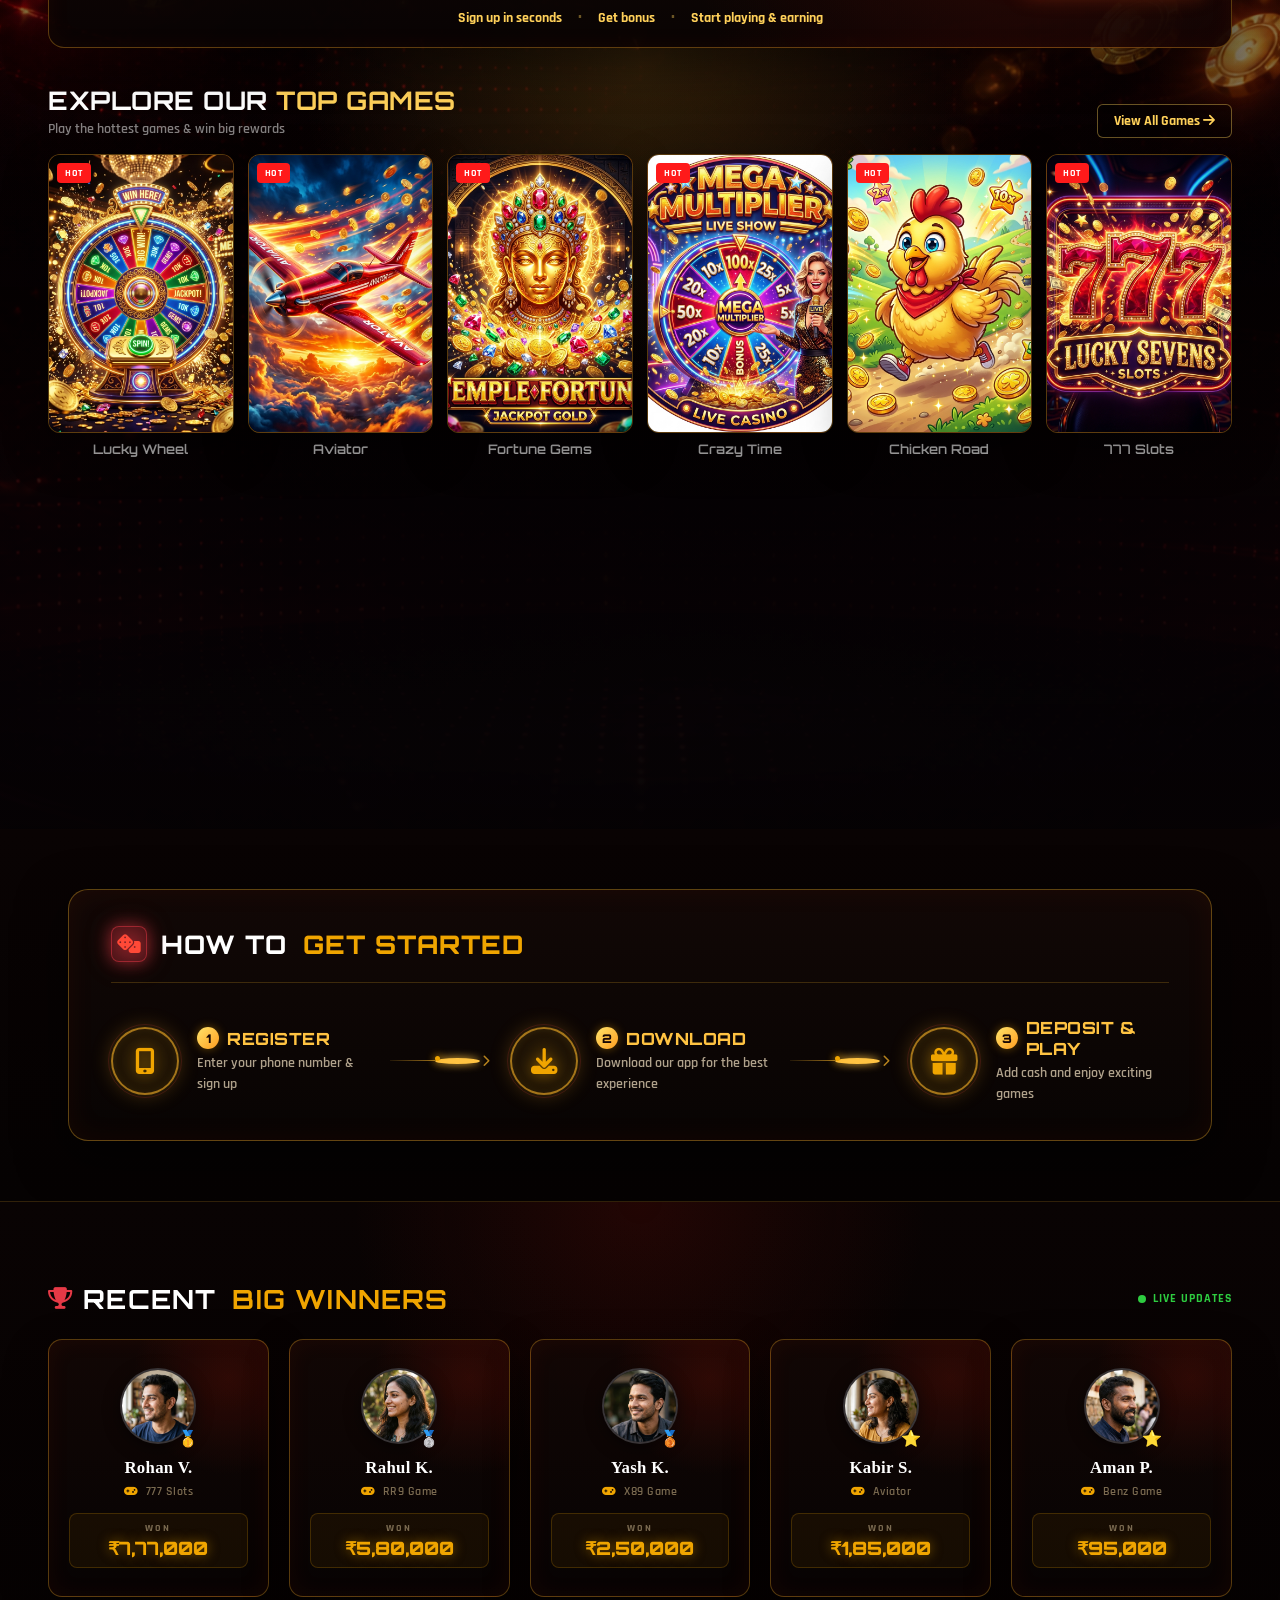
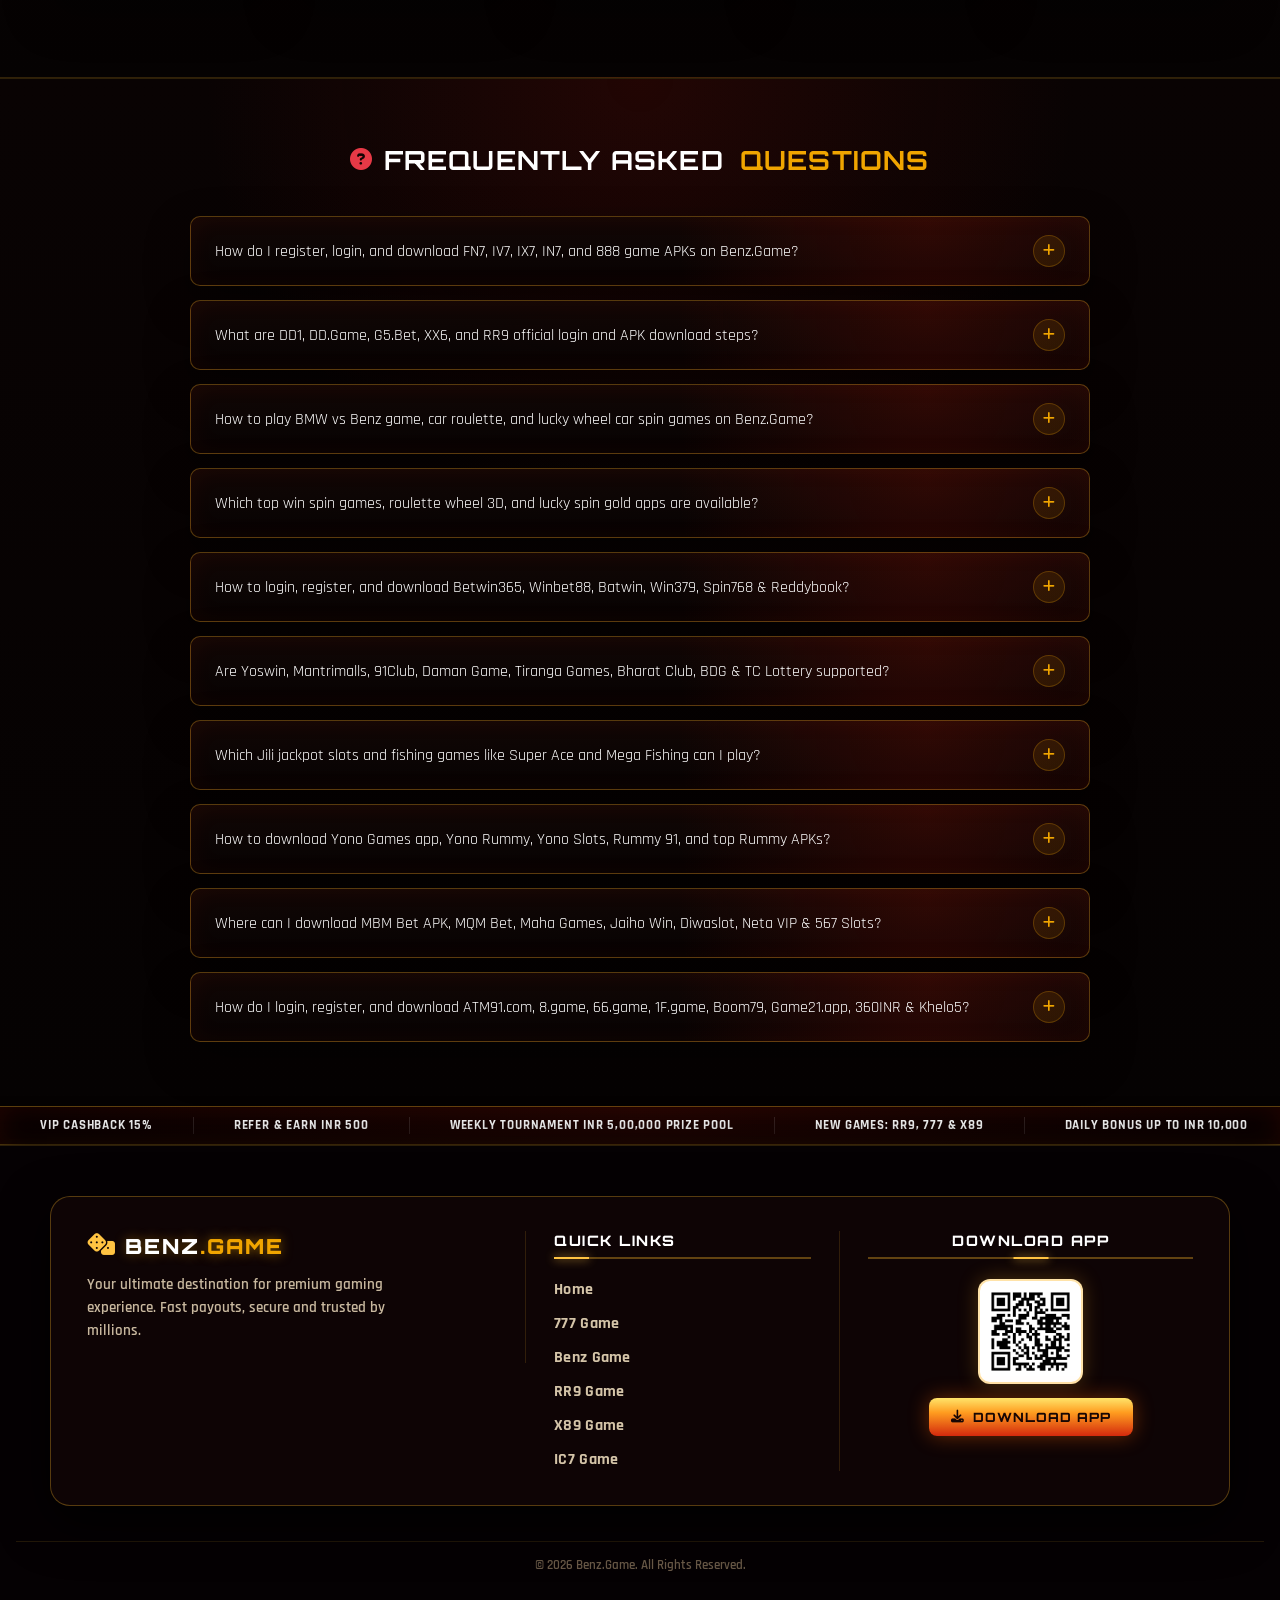
<file: games/BENZGAME.html>
<!DOCTYPE html>
<html lang="en">

<head>
  <meta charset="UTF-8" />
  <meta name="viewport" content="width=device-width, initial-scale=1.0" />
  <title>Benz.Game - Ultimate Multi-Game Gaming Portal | RR9, 777 &amp; X89</title>
  <link rel="stylesheet" href="../style.css" />
  <link rel="stylesheet" href="style.css" />
  <link
    href="https://fonts.googleapis.com/css2?family=Rajdhani:wght@400;500;600;700&family=Orbitron:wght@400;700;900&display=swap"
    rel="stylesheet" />
  <link rel="stylesheet" href="https://cdnjs.cloudflare.com/ajax/libs/font-awesome/6.5.0/css/all.min.css" />
  <style>
    main {
      display: flex;
      flex-direction: column;
    }

    main > .hero {
      order: 1;
    }

    main > .live-ticker-bar {
      order: 2;
    }

    main > .stats-bar {
      order: 3;
    }

    main > .section-featured-hubs {
      order: 4;
    }

    main > .rr9-lobby {
      order: 5;
    }

    main > .section-howto {
      order: 6;
    }

    main > .section-winners {
      order: 7;
    }

    main > .section-faq {
      order: 8;
    }

    /* ===== GAMES DROPDOWN MENU ===== */
    .nav-item-dropdown {
      position: relative;
      display: inline-flex;
      align-items: center;
    }

    .dropdown-menu {
      display: none;
      position: absolute;
      top: 100%;
      left: 0;
      min-width: 220px;
      background: rgba(12, 5, 5, 0.96);
      border: 1.5px solid rgba(255, 195, 66, 0.45);
      border-radius: 12px;
      padding: 10px 0;
      box-shadow: 0 14px 40px rgba(0, 0, 0, 0.85), 0 0 20px rgba(255, 184, 41, 0.15);
      z-index: 1000;
      backdrop-filter: blur(12px);
      -webkit-backdrop-filter: blur(12px);
    }

    .nav-item-dropdown:hover .dropdown-menu,
    .nav-item-dropdown:focus-within .dropdown-menu {
      display: flex;
      flex-direction: column;
      animation: fadeInDown 0.25s cubic-bezier(0.16, 1, 0.3, 1);
    }

    @keyframes fadeInDown {
      from {
        opacity: 0;
        transform: translateY(-8px);
      }
      to {
        opacity: 1;
        transform: translateY(0);
      }
    }

    .dropdown-menu a {
      display: flex;
      align-items: center;
      gap: 12px;
      padding: 12px 20px;
      color: #f7e6c6;
      text-decoration: none;
      font-family: 'Rajdhani', sans-serif;
      font-weight: 700;
      font-size: 0.98rem;
      letter-spacing: 0.5px;
      transition: background 0.2s, color 0.2s, padding-left 0.2s;
    }

    .dropdown-menu a:hover {
      background: rgba(255, 195, 66, 0.16);
      color: #ffc342;
      padding-left: 24px;
    }

    .dropdown-menu a i {
      color: #ffc342;
      font-size: 1.1rem;
      width: 20px;
      text-align: center;
    }

    /* Mobile Submenu */
    .mobile-dropdown {
      display: flex;
      flex-direction: column;
      padding-left: 16px;
      gap: 6px;
      margin-top: 4px;
      margin-bottom: 8px;
    }

    .mobile-dropdown a {
      font-size: 0.9rem !important;
      color: rgba(255, 215, 0, 0.85) !important;
      padding: 4px 10px !important;
    }

    /* FEATURED MULTI-GAME HUBS */
    .section-featured-hubs {
      padding: 60px 0;
      background: linear-gradient(180deg, #090303 0%, #050202 100%);
    }

    .hubs-grid {
      display: grid;
      grid-template-columns: repeat(4, 1fr);
      gap: 20px;
      width: min(1400px, calc(100% - 40px));
      margin: 0 auto;
    }

    .hub-card {
      position: relative;
      border-radius: 16px;
      padding: 28px 24px;
      background: linear-gradient(145deg, rgba(25, 10, 6, 0.92) 0%, rgba(10, 4, 3, 0.96) 100%);
      border: 1.5px solid rgba(255, 184, 41, 0.35);
      box-shadow: 0 12px 35px rgba(0, 0, 0, 0.5), inset 0 0 20px rgba(255, 60, 20, 0.08);
      display: flex;
      flex-direction: column;
      align-items: flex-start;
      transition: transform 0.3s, border-color 0.3s, box-shadow 0.3s;
      overflow: hidden;
    }

    .hub-card:hover {
      transform: translateY(-8px);
      border-color: #ffc342;
      box-shadow: 0 18px 45px rgba(255, 140, 0, 0.3);
    }

    .hub-icon {
      font-size: 2.2rem;
      color: #ffc342;
      margin-bottom: 14px;
      filter: drop-shadow(0 0 10px rgba(255, 195, 66, 0.5));
    }

    .hub-title {
      font-family: 'Orbitron', sans-serif;
      font-size: 1.35rem;
      font-weight: 800;
      color: #fff;
      margin: 0 0 8px;
    }

    .hub-desc {
      font-family: 'Rajdhani', sans-serif;
      font-size: 0.92rem;
      color: rgba(247, 230, 198, 0.75);
      margin: 0 0 20px;
      line-height: 1.45;
    }

    .btn-hub-play {
      margin-top: auto;
      height: 42px;
      padding: 0 20px;
      display: inline-flex;
      align-items: center;
      gap: 8px;
      border-radius: 8px;
      background: linear-gradient(180deg, #ffe46a 0%, #ff9d20 38%, #d3290d 100%);
      color: #170604;
      font-family: 'Orbitron', sans-serif;
      font-weight: 800;
      font-size: 0.85rem;
      text-decoration: none;
      text-transform: uppercase;
      box-shadow: 0 0 15px rgba(255, 100, 0, 0.35);
      transition: transform 0.2s, box-shadow 0.2s;
    }

    .btn-hub-play:hover {
      transform: scale(1.04);
      color: #170604;
      box-shadow: 0 0 25px rgba(255, 140, 0, 0.6);
    }

    @media (max-width: 1024px) {
      .hubs-grid {
        grid-template-columns: repeat(2, 1fr);
      }
    }

    @media (max-width: 560px) {
      .hubs-grid {
        grid-template-columns: 1fr;
      }
    }

    /* THEME OVERRIDES */
    body {
      background:
        radial-gradient(circle at 10% 18%, rgba(164, 14, 8, .25), transparent 26%),
        radial-gradient(circle at 88% 12%, rgba(255, 183, 38, .16), transparent 28%),
        linear-gradient(180deg, #050104 0%, #100303 42%, #050203 100%);
      color: #f7e6c6;
    }

    .navbar {
      background: rgba(5, 1, 3, .96);
      border-bottom: 1px solid rgba(255, 184, 41, .28);
      box-shadow: 0 8px 24px rgba(150, 9, 4, .2);
    }

    .hero {
      position: relative;
      margin-top: 70px !important;
      padding-top: 20px !important;
      padding-bottom: 45px !important;
      height: auto !important;
      min-height: auto !important;
      background:
        radial-gradient(circle at 50% 30%, rgba(255, 184, 41, 0.22), transparent 55%),
        linear-gradient(180deg, rgba(5, 1, 3, 0.85) 0%, rgba(15, 4, 5, 0.88) 50%, rgba(5, 1, 3, 0.98) 100%),
        url("../assect/rr9-casino-banner-bg.png") center center / cover no-repeat !important;
    }

    .hero-timer {
      display: flex;
      justify-content: center;
      align-items: center;
      margin: 0 auto 20px auto !important;
      position: relative;
      z-index: 10;
    }

    /* FULL WIDTH HERO & CENTERED PLAY BUTTON FIX */
    .hero-container.full-width-hero {
      position: relative !important;
      flex-direction: column !important;
      align-items: center !important;
      justify-content: center !important;
      width: 100% !important;
      max-width: 1400px !important;
      padding: 0 16px !important;
      margin: 0 auto !important;
    }

    .hero-visual.full-width-visual {
      position: relative !important;
      top: 0 !important;
      left: 0 !important;
      right: 0 !important;
      width: 100% !important;
      max-width: 1350px !important;
      height: clamp(340px, 50vh, 560px) !important;
      margin: 0 auto 20px auto !important;
      border-radius: 20px !important;
      overflow: hidden !important;
      box-shadow: 0 16px 45px rgba(0, 0, 0, 0.9), 0 0 35px rgba(255, 184, 41, 0.35) !important;
      border: 2px solid rgba(255, 184, 41, 0.45) !important;
    }

    .hero-video-wrapper {
      position: absolute !important;
      inset: 0 !important;
      width: 100% !important;
      height: 100% !important;
      overflow: hidden !important;
      z-index: 2 !important;
    }

    .hero-video-title {
      position: absolute !important;
      top: 18% !important;
      left: 50% !important;
      transform: translateX(-50%) !important;
      text-align: center !important;
      z-index: 5 !important;
      width: 90% !important;
      pointer-events: none !important;
    }

    .hero-video-title .hero-title-line {
      font-family: 'Orbitron', sans-serif !important;
      font-size: clamp(1.8rem, 3.5vw, 3.2rem) !important;
      font-weight: 900 !important;
      color: #fff !important;
      text-transform: uppercase !important;
      text-shadow: 0 0 20px rgba(0, 0, 0, 0.9), 0 0 10px rgba(255, 184, 41, 0.6) !important;
      letter-spacing: 1.5px !important;
      display: block !important;
    }

    .hero-video-title .hero-highlight {
      font-family: 'Rajdhani', sans-serif !important;
      font-size: clamp(1.2rem, 2.2vw, 2.2rem) !important;
      font-weight: 800 !important;
      color: #ffc342 !important;
      text-transform: uppercase !important;
      text-shadow: 0 0 15px rgba(0, 0, 0, 0.9) !important;
      letter-spacing: 1px !important;
      display: block !important;
    }

    .hero-content.centered-cta-wrap {
      position: relative !important;
      z-index: 10 !important;
      width: 100% !important;
      max-width: 100% !important;
      padding: 0 !important;
      margin: 15px auto 0 auto !important;
      display: flex !important;
      justify-content: center !important;
      align-items: center !important;
      text-align: center !important;
    }

    .hero-cta.centered-cta {
      display: flex !important;
      justify-content: center !important;
      align-items: center !important;
      width: 100% !important;
      margin: 0 auto !important;
    }

    .btn-hero-center {
      padding: 16px 65px !important;
      font-size: 1.35rem !important;
      letter-spacing: 2px !important;
      border-radius: 12px !important;
      box-shadow: 0 0 35px rgba(255, 100, 0, 0.7), 0 0 50px rgba(255, 184, 41, 0.45) !important;
      cursor: pointer;
    }

    .btn-download-nav,
    .btn-cta-primary,
    .btn-vip-join,
    .btn-claim,
    .btn-download-app,
    .rr9-play-btn,
    .rr9-promo-btn {
      background: linear-gradient(180deg, #ffe46a 0%, #ff9d20 38%, #d3290d 100%);
      color: #170604;
      border-color: rgba(255, 222, 115, .72);
      box-shadow: 0 0 22px rgba(255, 76, 22, .38), inset 0 1px 0 rgba(255, 255, 255, .22);
    }

    .live-ticker-bar,
    .promo-strip {
      background: linear-gradient(90deg, rgba(7, 2, 2, .96), rgba(28, 5, 3, .96), rgba(7, 2, 2, .96));
      border-top: 1px solid rgba(255, 183, 38, .34);
      border-bottom: 1px solid rgba(255, 183, 38, .34);
      box-shadow: inset 0 0 28px rgba(180, 22, 8, .16);
    }

    .stats-bar,
    .section-winners,
    .section-faq,
    .footer {
      background:
        radial-gradient(circle at 50% 0%, rgba(149, 18, 8, .18), transparent 36%),
        linear-gradient(180deg, #090303 0%, #050202 100%);
      border-color: rgba(255, 183, 38, .16);
    }

    .stat-item,
    .winner-card,
    .faq-item,
    .footer-col,
    .rr9-register-box,
    .rr9-game-card,
    .rr9-trust-item,
    .rr9-promo-card {
      background:
        radial-gradient(circle at 82% 15%, rgba(188, 25, 9, .18), transparent 34%),
        linear-gradient(180deg, rgba(18, 7, 5, .94), rgba(7, 3, 3, .94));
      border-color: rgba(255, 174, 35, .32);
      box-shadow: 0 18px 44px rgba(0, 0, 0, .38), inset 0 0 24px rgba(255, 56, 20, .06);
    }

    .rr9-lobby {
      background:
        linear-gradient(180deg, rgba(5, 1, 3, .28) 0%, rgba(5, 1, 3, .88) 100%),
        url("../assect/rr9-casino-banner-bg.png") center top / cover no-repeat;
    }
  </style>
</head>

<body>
  <!-- ===== NAVBAR ===== -->
  <header class="navbar">
    <div class="nav-container">
      <a href="../index.html" class="logo" aria-label="Benz.Game Home">
        <span class="logo-icon"><i class="fas fa-dice"></i></span>
        <span class="logo-text">BENZ<span class="logo-accent">.GAME</span></span>
      </a>
      <nav class="nav-links">
        <a href="../index.html" class="nav-link">HOME</a>

        <!-- GAMES DROPDOWN -->
        <div class="nav-item-dropdown">
          <a href="BENZGAME.html" class="nav-link active has-dropdown">GAMES <i class="fas fa-chevron-down"></i></a>
          <div class="dropdown-menu">
            <a href="777.html"><i class="fas fa-dice-five"></i> 777 Game</a>
            <a href="RR9.html"><i class="fas fa-fire"></i> RR9 Game</a>
            <a href="x89.html"><i class="fas fa-bolt"></i> X89 Game</a>
            <a href="ic7.html"><i class="fas fa-crown"></i> IC7 Game</a>
          </div>
        </div>

        <a href="../category.html" class="nav-link">CATEGORIES</a>
        <a href="#faq" class="nav-link">FAQ</a>
      </nav>
      <div class="nav-actions">
        <button class="btn-download-nav"><i class="fas fa-play"></i> PLAY NOW</button>
      </div>
      <button class="hamburger" id="hamburger" aria-label="Menu" aria-expanded="false">
        <span></span><span></span><span></span>
      </button>
    </div>
    <div class="mobile-menu" id="mobileMenu">
      <a href="../index.html">HOME</a>
      <a href="BENZGAME.html">ALL GAMES</a>
      <div class="mobile-dropdown">
        <a href="777.html">🎰 777 Game</a>
        <a href="RR9.html">🔥 RR9 Game</a>
        <a href="x89.html">⚡ X89 Game</a>
        <a href="ic7.html">👑 IC7 Game</a>
      </div>
      <a href="../category.html">CATEGORIES</a>
      <a href="#faq">FAQ</a>
      <div class="mobile-actions">
        <button class="btn-download-nav"><i class="fas fa-play"></i> PLAY NOW</button>
      </div>
    </div>
  </header>

  <!-- ===== HERO ===== -->
  <main>
    <section class="hero">
      <div class="hero-timer">
        <div class="timer-inner">
          <span class="timer-icon">⏰</span>
          <span class="timer-label">777 BONUS EXPIRES IN</span>
          <span class="timer-display" id="heroTimer">01:00</span>
          <span class="timer-tag">LEFT</span>
        </div>
      </div>

      <div class="hero-container full-width-hero">
        <div class="hero-visual full-width-visual">
          <div class="hero-video-wrapper">
            <video id="heroVideo" class="hero-video" src="../assect/Create_a_premium_cinematic_cas.mp4" autoplay muted loop
              playsinline preload="auto"></video>
          </div>
          <h1 class="hero-video-title">
            <span class="hero-title-line">Benz Multi-Game</span>
            <span class="hero-highlight">Sign Up &amp; Win</span>
          </h1>
          <div class="free-spin-badge">
            <div class="badge-glow"></div>
            <span class="badge-label">FREE</span>
            <span class="badge-main">SPIN</span>
          </div>
          <div class="reward-card">
            <div class="reward-icon">🎁</div>
            <div class="reward-text">
              <span class="reward-percent">100%</span>
              <span class="reward-label">reward</span>
            </div>
            <div class="reward-coins"><span class="coin">💰</span><span class="coin-value">500</span></div>
          </div>
          <div class="jackpot-winner">
            <i class="fas fa-trophy"></i>
            <div><span class="jackpot-label">JACKPOT WINNER</span><span class="jackpot-amount">₹7,77,000</span></div>
          </div>
        </div>

        <div class="hero-content centered-cta-wrap">
          <div class="hero-cta centered-cta">
            <button class="btn-cta-primary btn-hero-center"><i class="fas fa-play"></i> PLAY NOW</button>
          </div>
        </div>
      </div>
    </section>

    <!-- ===== LIVE TICKER ===== -->
    <div class="live-ticker-bar">
      <div class="ticker-left">
        <i class="fas fa-volume-up"></i>
        <span class="ticker-badge">LIVE</span>
      </div>
      <div class="ticker-scroll-wrap">
        <div class="ticker-scroll">
          <span>💰 JACKPOT WINNER! User ****7712 won <strong>₹7,77,000</strong> on 777 Slots</span>
          <span>🏆 AWESOME WIN: User ****8896 won <strong>₹5,80,000</strong> on RR9 Game</span>
          <span>⚡ MEGA WIN: User ****8921 won <strong>₹2,50,000</strong> on X89 Game</span>
          <span>✈️ CRASH WIN: User ****5621 won <strong>₹1,85,000</strong> on Aviator</span>
          <span>💰 JACKPOT WINNER! User ****7712 won <strong>₹7,77,000</strong> on 777 Slots</span>
          <span>🏆 AWESOME WIN: User ****8896 won <strong>₹5,80,000</strong> on RR9 Game</span>
          <span>⚡ MEGA WIN: User ****8921 won <strong>₹2,50,000</strong> on X89 Game</span>
          <span>✈️ CRASH WIN: User ****5621 won <strong>₹1,85,000</strong> on Aviator</span>
        </div>
      </div>
    </div>

    <!-- ===== STATS BAR ===== -->
    <section class="stats-bar">
      <div class="stats-container">
        <div class="stat-item">
          <div class="stat-icon-wrap"><i class="fas fa-users stat-icon"></i></div>
          <div class="stat-info">
            <span class="stat-number" data-target="1000000">0</span>
            <span class="stat-label">Users</span>
          </div>
        </div>
        <div class="stat-item">
          <div class="stat-icon-wrap"><i class="fas fa-lock stat-icon"></i></div>
          <div class="stat-info"><span class="stat-number">100%</span><span class="stat-label">Secure</span></div>
        </div>
        <div class="stat-item">
          <div class="stat-icon-wrap"><i class="fas fa-wallet stat-icon"></i></div>
          <div class="stat-info"><span class="stat-number">100%</span><span class="stat-label">Withdraw</span></div>
        </div>
        <div class="stat-item">
          <div class="stat-icon-wrap"><i class="fas fa-headset stat-icon"></i></div>
          <div class="stat-info"><span class="stat-number">24x7</span><span class="stat-label">Support</span></div>
        </div>
      </div>
    </section>

    <!-- ===== FEATURED MULTI-GAME HUBS ===== -->
    <section class="section-featured-hubs" id="games">
      <div class="section-container">
        <div class="section-header">
          <h2 class="section-title"><i class="fas fa-gamepad"></i><span class="section-title-copy">EXPLORE OUR <span class="accent">FEATURED GAME HUBS</span></span></h2>
        </div>

        <div class="hubs-grid">
          <!-- Hub 1: 777 Game -->
          <div class="hub-card">
            <div class="hub-icon"><i class="fas fa-dice-five"></i></div>
            <h3 class="hub-title">777 Game</h3>
            <p class="hub-desc">Spin the legendary 777 slots, claim free spin rewards, and win up to ₹7,77,000 jackpots.</p>
            <a href="777.html" class="btn-hub-play">Play 777 <i class="fas fa-arrow-right"></i></a>
          </div>

          <!-- Hub 2: Benz Game -->
          <div class="hub-card">
            <div class="hub-icon"><i class="fas fa-crown"></i></div>
            <h3 class="hub-title">Benz Game</h3>
            <p class="hub-desc">The flagship gaming platform with over 500+ slot games, Teen Patti, and live roulette.</p>
            <a href="BENZGAME.html" class="btn-hub-play">Play Benz <i class="fas fa-arrow-right"></i></a>
          </div>

          <!-- Hub 3: RR9 Game -->
          <div class="hub-card">
            <div class="hub-icon"><i class="fas fa-fire"></i></div>
            <h3 class="hub-title">RR9 Game</h3>
            <p class="hub-desc">Experience high-stakes casino reels, instant cashback bonuses, and ultra-fast withdrawals.</p>
            <a href="RR9.html" class="btn-hub-play">Play RR9 <i class="fas fa-arrow-right"></i></a>
          </div>

          <!-- Hub 4: X89 Game -->
          <div class="hub-card">
            <div class="hub-icon"><i class="fas fa-bolt"></i></div>
            <h3 class="hub-title">X89 Game</h3>
            <p class="hub-desc">High-speed 1000x multipliers, crash games, and daily VIP referral income programs.</p>
            <a href="x89.html" class="btn-hub-play">Play X89 <i class="fas fa-arrow-right"></i></a>
          </div>
        </div>
      </div>
    </section>

    <!-- ===== LOBBY SECTION ===== -->
    <section class="rr9-lobby">
      <div class="rr9-shell">
        <div class="rr9-register-box">
          <h1 class="rr9-register-title">Join now &amp; start winning!</h1>
          <div class="rr9-register-row">
            <div class="rr9-input-group rr9-country-group">
              <i class="fas fa-mobile-screen-button"></i>
              <span class="rr9-country-val">+91</span>
              <i class="fas fa-chevron-down rr9-chevron"></i>
            </div>
            <div class="rr9-phone-group rr9-input-group">
              <input class="rr9-phone" type="tel" placeholder="Enter your phone number" aria-label="Phone number" />
            </div>
            <div class="rr9-input-group rr9-ref-group">
              <div class="rr9-ref-label-container">
                <span class="rr9-ref-label">Referral / Invite Code (Optional)</span>
              </div>
              <input class="rr9-ref-input" type="text" value="EX984JS" readonly aria-label="Referral Code" />
              <span class="rr9-check-icon"><i class="fas fa-circle-check"></i></span>
            </div>
            <a href="#" class="rr9-play-btn">Play Now <i class="fas fa-chevron-right"></i></a>
          </div>
          <div class="rr9-mini-steps">
            <span>Sign up in seconds</span>
            <span class="sep">&middot;</span>
            <span>Get bonus</span>
            <span class="sep">&middot;</span>
            <span>Start playing &amp; earning</span>
          </div>
        </div>

        <div class="rr9-section-head">
          <div class="rr9-section-title-wrap">
            <h2 class="rr9-heading">EXPLORE OUR <span style="color: #ffd15a;">TOP GAMES</span></h2>
            <p class="rr9-subheading">Play the hottest games &amp; win big rewards</p>
          </div>
          <a href="#games" class="rr9-view-all">View All Games <i class="fas fa-arrow-right"></i></a>
        </div>

        <div class="rr9-games">
          <!-- Card 1: Lucky Wheel -->
          <div class="rr9-game-card-wrapper">
            <a href="777.html" class="rr9-game-card">
              <span class="rr9-hot">HOT</span>
              <img src="../assect/top_lucky_wheel.png" alt="Lucky Wheel" />
            </a>
            <span class="rr9-game-label">Lucky Wheel</span>
          </div>
          <!-- Card 2: Aviator -->
          <div class="rr9-game-card-wrapper">
            <a href="x89.html" class="rr9-game-card">
              <span class="rr9-hot">HOT</span>
              <img src="../assect/top_aviator.png" alt="Aviator" />
            </a>
            <span class="rr9-game-label">Aviator</span>
          </div>
          <!-- Card 3: Fortune Gems -->
          <div class="rr9-game-card-wrapper">
            <a href="RR9.html" class="rr9-game-card">
              <span class="rr9-hot">HOT</span>
              <img src="../assect/top_fortune_gems.png" alt="Fortune Gems" />
            </a>
            <span class="rr9-game-label">Fortune Gems</span>
          </div>
          <!-- Card 4: Crazy Time -->
          <div class="rr9-game-card-wrapper">
            <a href="BENZGAME.html" class="rr9-game-card">
              <span class="rr9-hot">HOT</span>
              <img src="../assect/top_crazy_time.png" alt="Crazy Time" />
            </a>
            <span class="rr9-game-label">Crazy Time</span>
          </div>
          <!-- Card 5: Chicken Road -->
          <div class="rr9-game-card-wrapper">
            <a href="777.html" class="rr9-game-card">
              <span class="rr9-hot">HOT</span>
              <img src="../assect/top_chicken_road.png" alt="Chicken Road" />
            </a>
            <span class="rr9-game-label">Chicken Road</span>
          </div>
          <!-- Card 6: 777 Slots -->
          <div class="rr9-game-card-wrapper">
            <a href="777.html" class="rr9-game-card">
              <span class="rr9-hot">HOT</span>
              <img src="../assect/top_crazy_777.png" alt="777 Slots" />
            </a>
            <span class="rr9-game-label">777 Slots</span>
          </div>
        </div>

        <div class="rr9-trust-row">
          <div class="rr9-trust-item">
            <div class="rr9-trust-icon-box"><i class="fas fa-shield-halved"></i></div>
            <div class="rr9-trust-text">
              <h3>Secure &amp; Fair Play</h3>
              <p>100% safe &amp; encrypted</p>
            </div>
          </div>
          <div class="rr9-trust-item">
            <div class="rr9-trust-icon-box"><i class="fas fa-wallet"></i></div>
            <div class="rr9-trust-text">
              <h3>Instant Withdrawal</h3>
              <p>Fast &amp; hassle-free</p>
            </div>
          </div>
          <div class="rr9-trust-item">
            <div class="rr9-trust-icon-box"><i class="fas fa-gift"></i></div>
            <div class="rr9-trust-text">
              <h3>Real Cash Rewards</h3>
              <p>Win &amp; withdraw real money</p>
            </div>
          </div>
          <div class="rr9-trust-item">
            <div class="rr9-trust-icon-box"><i class="fas fa-headset"></i></div>
            <div class="rr9-trust-text">
              <h3>24/7 Support</h3>
              <p>We're here for you</p>
            </div>
          </div>
        </div>

        <div class="rr9-promo-row">
          <div class="rr9-promo-card">
            <div class="rr9-promo-content">
              <span class="rr9-promo-title">Welcome Bonus</span>
              <span class="rr9-promo-sub">Up to</span>
              <div class="rr9-promo-value">&#8377;5,000</div>
              <span class="rr9-promo-desc">on your first deposit</span>
              <a href="#" class="rr9-promo-btn">Claim Bonus <i class="fas fa-arrow-right"></i></a>
            </div>
            <img src="../assect/rr9_gift_box.png" alt="Welcome Bonus" class="rr9-promo-image" />
          </div>
          <div class="rr9-promo-card">
            <div class="rr9-promo-content">
              <span class="rr9-promo-title">Invite &amp; Earn</span>
              <div class="rr9-promo-value">&#8377;500</div>
              <span class="rr9-promo-desc">Per Friend<br>Unlimited Earnings</span>
              <a href="#" class="rr9-promo-btn">Invite Now <i class="fas fa-arrow-right"></i></a>
            </div>
            <img src="../assect/rr9_gold_coins.png" alt="Invite & Earn" class="rr9-promo-image" />
          </div>
          <div class="rr9-promo-card">
            <div class="rr9-promo-content">
              <span class="rr9-promo-title">Daily Rewards</span>
              <span class="rr9-promo-sub">Win up to</span>
              <div class="rr9-promo-value">&#8377;400,000</div>
              <span class="rr9-promo-desc">Every Single Day</span>
              <a href="#" class="rr9-promo-btn">Play &amp; Win <i class="fas fa-arrow-right"></i></a>
            </div>
            <img src="../assect/rr9_gold_trophy.png" alt="Daily Rewards" class="rr9-promo-image" />
          </div>
        </div>
      </div>
    </section>

    <!-- ===== HOW TO GET STARTED ===== -->
    <section class="section-howto" id="how-to-start">
      <div class="section-container">
        <div class="howto-card">
          <div class="howto-header">
            <span class="logo-icon red-accent"><i class="fas fa-dice"></i></span>
            <h2 class="section-title">HOW TO <span class="accent">GET STARTED</span></h2>
          </div>
          <div class="steps-flow">
            
            <!-- Step 1 -->
            <div class="step-item">
              <div class="step-icon-wrap">
                <i class="fas fa-mobile-alt step-icon"></i>
              </div>
              <div class="step-info">
                <div class="step-heading-row">
                  <span class="step-badge">1</span>
                  <h3 class="step-name">REGISTER</h3>
                </div>
                <p class="step-text">Enter your phone number &amp; sign up</p>
              </div>
            </div>
            
            <!-- Connector 1 -->
            <div class="step-connector">
              <span class="line-dot"></span>
              <i class="fas fa-chevron-right connector-arrow"></i>
            </div>
            
            <!-- Step 2 -->
            <div class="step-item">
              <div class="step-icon-wrap">
                <i class="fas fa-download step-icon"></i>
              </div>
              <div class="step-info">
                <div class="step-heading-row">
                  <span class="step-badge">2</span>
                  <h3 class="step-name">DOWNLOAD</h3>
                </div>
                <p class="step-text">Download our app for the best experience</p>
              </div>
            </div>
            
            <!-- Connector 2 -->
            <div class="step-connector">
              <span class="line-dot"></span>
              <i class="fas fa-chevron-right connector-arrow"></i>
            </div>
            
            <!-- Step 3 -->
            <div class="step-item">
              <div class="step-icon-wrap">
                <i class="fas fa-gift step-icon"></i>
              </div>
              <div class="step-info">
                <div class="step-heading-row">
                  <span class="step-badge">3</span>
                  <h3 class="step-name">DEPOSIT &amp; PLAY</h3>
                </div>
                <p class="step-text">Add cash and enjoy exciting games</p>
              </div>
            </div>
            
          </div>
        </div>
      </div>
    </section>

    <!-- ===== RECENT WINNERS ===== -->
    <section class="section-winners">
      <div class="section-container">
        <div class="section-header">
          <h2 class="section-title"><i class="fas fa-trophy"></i> RECENT <span class="accent">BIG WINNERS</span></h2>
          <span class="winners-live"><span class="pulse-dot"></span> LIVE UPDATES</span>
        </div>
        <div class="winners-grid">
          <div class="winner-card">
            <div class="winner-avatar">
              <img src="../assect/winner_rahul.png" alt="Rohan V.">
              <span class="winner-rank rank-1">🥇</span>
            </div>
            <div class="winner-info">
              <span class="winner-name">Rohan V.</span>
              <span class="winner-game"><i class="fas fa-gamepad"></i> 777 Slots</span>
            </div>
            <div class="winner-amount">
              <span class="won-label">WON</span>
              <span class="won-value">₹7,77,000</span>
            </div>
          </div>

          <div class="winner-card">
            <div class="winner-avatar">
              <img src="../assect/winner_priya.png" alt="Rahul K.">
              <span class="winner-rank rank-2">🥈</span>
            </div>
            <div class="winner-info">
              <span class="winner-name">Rahul K.</span>
              <span class="winner-game"><i class="fas fa-gamepad"></i> RR9 Game</span>
            </div>
            <div class="winner-amount">
              <span class="won-label">WON</span>
              <span class="won-value">₹5,80,000</span>
            </div>
          </div>

          <div class="winner-card">
            <div class="winner-avatar">
              <img src="../assect/winner_arjun.png" alt="Yash K.">
              <span class="winner-rank rank-3">🥉</span>
            </div>
            <div class="winner-info">
              <span class="winner-name">Yash K.</span>
              <span class="winner-game"><i class="fas fa-gamepad"></i> X89 Game</span>
            </div>
            <div class="winner-amount">
              <span class="won-label">WON</span>
              <span class="won-value">₹2,50,000</span>
            </div>
          </div>

          <div class="winner-card">
            <div class="winner-avatar">
              <img src="../assect/winner_sneha.png" alt="Kabir S.">
              <span class="winner-rank rank-4">⭐</span>
            </div>
            <div class="winner-info">
              <span class="winner-name">Kabir S.</span>
              <span class="winner-game"><i class="fas fa-gamepad"></i> Aviator</span>
            </div>
            <div class="winner-amount">
              <span class="won-label">WON</span>
              <span class="won-value">₹1,85,000</span>
            </div>
          </div>

          <div class="winner-card">
            <div class="winner-avatar">
              <img src="../assect/winner_vikram.png" alt="Aman P.">
              <span class="winner-rank rank-5">⭐</span>
            </div>
            <div class="winner-info">
              <span class="winner-name">Aman P.</span>
              <span class="winner-game"><i class="fas fa-gamepad"></i> Benz Game</span>
            </div>
            <div class="winner-amount">
              <span class="won-label">WON</span>
              <span class="won-value">₹95,000</span>
            </div>
          </div>
        </div>
      </div>
    </section>

    <!-- ===== FAQ SECTION ===== -->
    <section class="section-faq" id="faq">
      <div class="section-container">
        <h2 class="section-title centered">
          <i class="fas fa-question-circle"></i> FREQUENTLY ASKED <span class="accent">QUESTIONS</span>
        </h2>

        <div class="faq-list">
          <!-- FAQ 1: FN7, IV7, IX7, IN7 & Short Domains -->
          <div class="faq-item">
            <button class="faq-question">
              <span>How do I register, login, and download FN7, IV7, IX7, IN7, and 888 game APKs on Benz.Game?</span>
              <span class="faq-icon"><i class="fas fa-plus"></i></span>
            </button>
            <div class="faq-answer">
              <p>To register, login, download, or claim bonuses across FN7 (fn7 login, fn7 register, fn7 download, fn7 app download, fn7 apk download, fn7 game download, fn7 game login, fn7 game register, fn7 bonus, fn7 withdrawal, fn7 official website, fn7in.co.in, fn7.com), IV7 (iv7 login, iv7 register, iv7 download, iv7 app download, iv7 apk download, iv7 game download, iv7 game login, iv7 game register, iv7 bonus, iv7 withdrawal), IX7 (ix7 login, ix7 register, ix7 download, ix7 app download, ix7 apk download, ix7 game download, ix7 game login, ix7 game register, ix7 bonus, ix7 withdrawal), and IN7 (in7 slots, spin in7, in7 login, in7 register, in7 download, in7 app download, in7 apk download, in7 game download, in7 game login, in7 game register, in7 bonus, in7 withdrawal), Benz.Game is your official hub. We provide direct access to top gaming portals like 888 slots, 888 game, 888.game, 888win.club, 888in.com, in888 slot, slots88, mega88 slot, gold88 slot, 88slot.games, 99.game, 999.com, 999in.com, 333win.com, 333in.game, 555.game, 555in.com, 111.com, bb9.com, cc7.com, aa1.com, and zz7.com. Simply download our official APK to enjoy high-stakes slots, instant withdrawal features, and verified account security.</p>
            </div>
          </div>

          <!-- FAQ 2: DD1, G5, XX6 & Short Casino Brands -->
          <div class="faq-item">
            <button class="faq-question">
              <span>What are DD1, DD.Game, G5.Bet, XX6, and RR9 official login and APK download steps?</span>
              <span class="faq-icon"><i class="fas fa-plus"></i></span>
            </button>
            <div class="faq-answer">
              <p>For seamless access to DD1 (dd1 login, dd1 register, dd1 download, dd1 app download, dd1 apk download, dd1 game download, dd1 game login, dd1 game register, dd1 bonus, dd1 withdrawal), DD.Game (dd.game, dd.game login, dd.game register, dd.game download, dd.game app download, dd.game apk download), G5 (g5 login, g5 register, g5 download, g5 app download, g5 apk download, g5.bet), XX6 (xx6.com, xx6 login, xx6 register, xx6 download), and RR9 (rr9 login, rr9 register, rr9 download, rr9.com), Benz.Game offers direct verified links. Users can complete account registration, sign in securely, download official Android APK packages, and receive instant welcome bonuses with rapid 24/7 withdrawal support directly to local bank accounts or UPI.</p>
            </div>
          </div>

          <!-- FAQ 3: Benz & Car Spin Games -->
          <div class="faq-item">
            <button class="faq-question">
              <span>How to play BMW vs Benz game, car roulette, and lucky wheel car spin games on Benz.Game?</span>
              <span class="faq-icon"><i class="fas fa-plus"></i></span>
            </button>
            <div class="faq-answer">
              <p>Experience the thrill of luxury vehicle betting with BMW vs Benz game, car roulette, car spin game, and lucky wheel benz on Benz.Game (benz slot, benz spin, benz game, benz.game, benz game login, benz game register, benz game download). Place your stakes on iconic car brands in wheel of wealth and fortune car spin modes. Our platform guarantees real-time multiplier payouts, random outcome auditing, and instant automated rewards for every lucky car spin winner.</p>
            </div>
          </div>

          <!-- FAQ 4: Spin, Roulette & Lucky Wheel Games -->
          <div class="faq-item">
            <button class="faq-question">
              <span>Which top win spin games, roulette wheel 3D, and lucky spin gold apps are available?</span>
              <span class="faq-icon"><i class="fas fa-plus"></i></span>
            </button>
            <div class="faq-answer">
              <p>Spin and win huge cash rewards with top win spin game, top one slots and spin, top one, big win spin, super spin, mega spin wheel, and spin and win cash on Benz.Game. Test your fortune on coin master spin, roulette wheel, lucky roulette, spin to win fortune, dragon vs tiger spin, lucky spin wheel 3d, gold wheel spin game, spin gold app, spin winner app, slots spin app, share slots app, and good slots app. Spin the reels, unlock multiplier jackpots, and transfer your cash winnings instantly.</p>
            </div>
          </div>

          <!-- FAQ 5: Win, Bet & Club Platforms -->
          <div class="faq-item">
            <button class="faq-question">
              <span>How to login, register, and download Betwin365, Winbet88, Batwin, Win379, Spin768 &amp; Reddybook?</span>
              <span class="faq-icon"><i class="fas fa-plus"></i></span>
            </button>
            <div class="faq-answer">
              <p>Access popular betting platforms including betwin365, winbet88, topwin88, bestwin.com, funbet77, spinclub88, fastwin.com, gowin88, batwin (batwin login, batwin register, batwin download), win379 (win379 login, win379 register, win379 download), spin768 (spin768 login, spin768 register, spin768 download), rvip.com, reddybook, and come through Benz.Game. Enjoy single-account sign-up, instant deposits via UPI or NetBanking, and verified payouts across all featured win-and-bet game portals.</p>
            </div>
          </div>

          <!-- FAQ 6: Color Prediction & Betting-Style Games -->
          <div class="faq-item">
            <button class="faq-question">
              <span>Are Yoswin, Mantrimalls, 91Club, Daman Game, Tiranga Games, Bharat Club, BDG &amp; TC Lottery supported?</span>
              <span class="faq-icon"><i class="fas fa-plus"></i></span>
            </button>
            <div class="faq-answer">
              <p>Yes! Benz.Game features top color prediction games and betting platforms such as yoswin, mantrimalls, 91club, daman game, tiranga games, bharat club, bdg game, big daddy game, tc lotter, bcn game, color game, and color prediction game. Additionally, play classic live favorites including andar bahar, mines, 7 up down, and ludo quick with fast round cycles, transparent multiplier results, and instant 24/7 automated cash withdrawals.</p>
            </div>
          </div>

          <!-- FAQ 7: Jili Slot & Fishing Games -->
          <div class="faq-item">
            <button class="faq-question">
              <span>Which Jili jackpot slots and fishing games like Super Ace and Mega Fishing can I play?</span>
              <span class="faq-icon"><i class="fas fa-plus"></i></span>
            </button>
            <div class="faq-answer">
              <p>Spin the hottest Jili slots and fishing titles with jili jackpot (jili jackpot login, jili jackpot register, jili jackpot download), super ace (super ace login, super ace register, super ace download), fortune gems, fortune gems 2, boxing king, golden empire, mega ace, money coming, ali baba, crazy seven, and charge buffalo. For arcade action, dive into jackpot fishing, mega fishing, bombing fishing, happy fishing, and dragon fortune. Win up to 1000x multipliers and enjoy instant cashouts.</p>
            </div>
          </div>

          <!-- FAQ 8: Yono & Rummy Apps -->
          <div class="faq-item">
            <button class="faq-question">
              <span>How to download Yono Games app, Yono Rummy, Yono Slots, Rummy 91, and top Rummy APKs?</span>
              <span class="faq-icon"><i class="fas fa-plus"></i></span>
            </button>
            <div class="faq-answer">
              <p>Download official APKs for Yono Games app (yono games app download, yono games apk download, yono games login, yono games register, yono games bonus, yono games withdrawal), Yono Rummy (yono rummy app download, yono rummy apk download, yono rummy login, yono rummy register), Yono Slots (yono slots app download, yono slots apk download, yono slots login, yono slots register), getyonogames.com, and yonogames.com directly from Benz.Game. We also host top rummy apps including rummy 91 app (rummy 91 app download, rummy 91 apk download), top rummy apk, top rummy app download, ind rummy apk (ind rummy app download), jaiho rummy app (jaiho rummy app download), hi rummy app (hi rummy app download), boss rummy app (boss rummy app download), love rummy app (love rummy app download), gogo rummy app (gogo rummy app download), max rummy app (max rummy app download), rummy ultra app (rummy ultra app download), uu rummy app (uu rummy app download), and abc rummy app (abc rummy app download).</p>
            </div>
          </div>

          <!-- FAQ 9: Yono List App & APK Downloads -->
          <div class="faq-item">
            <button class="faq-question">
              <span>Where can I download MBM Bet APK, MQM Bet, Maha Games, Jaiho Win, Diwaslot, Neta VIP &amp; 567 Slots?</span>
              <span class="faq-icon"><i class="fas fa-plus"></i></span>
            </button>
            <div class="faq-answer">
              <p>Get 100% verified Android APK downloads for MBM Bet APK (mbm bet app download), MQM Bet APK (mqm bet app download), Maha Games APK (maha games app download), Jaiho Win app (jaiho win app download), Saga Slots app (saga slots app download), Ind Club app (ind club app download), Diwaslot app (diwaslot app download), Ddok game app (ddok game app download), Neta VIP app (neta vip app download), Diwa top games (diwa top games download, diwa win games, diwa win games download, diwa games, diwa games download), Diwavip app (diwavip app download), T989 games (t989 games download), Jaiho 91 app (jaiho 91 app download), and 567 slots app (567 slots app download). Enjoy high sign-up bonuses, daily referral commission, and secure instant payouts.</p>
            </div>
          </div>

          <!-- FAQ 10: Extra App Icons & Short Domain Portals -->
          <div class="faq-item">
            <button class="faq-question">
              <span>How do I login, register, and download ATM91.com, 8.game, 66.game, 1F.game, Boom79, Game21.app, 360INR &amp; Khelo5?</span>
              <span class="faq-icon"><i class="fas fa-plus"></i></span>
            </button>
            <div class="faq-answer">
              <p>Access shortcut portals and extra gaming apps including ATM91.com (atm91 login, atm91 register, atm91 download), 8.game (8.game login, 8.game register, 8.game download), 66.game (66.game login, 66.game register, 66.game download), 1F.game (1f.game login, 1f.game register, 1f.game download), Boom79 (boom79 login, boom79 register, boom79 download), Game21.app (game21 app download, game21 login), 360INR (360inr login, 360inr register, 360inr download), and Khelo5 (khelo5 login, khelo5 register, khelo5 download) directly on Benz.Game. Sign up in seconds, claim your welcome deposit offer, and play verified real-money games on mobile or desktop.</p>
            </div>
          </div>
        </div>
      </div>
    </section>
  </main>

  <!-- ===== PROMO TICKER ===== -->
  <div class="promo-strip">
    <div class="promo-ticker">
      <div class="ticker-track">
        <span>VIP CASHBACK 15%</span>
        <span>REFER &amp; EARN INR 500</span>
        <span>WEEKLY TOURNAMENT INR 5,00,000 PRIZE POOL</span>
        <span>NEW GAMES: RR9, 777 &amp; X89</span>
        <span>DAILY BONUS UP TO INR 10,000</span>
        <span>FREE SPINS EVERY FRIDAY</span>
        <span>VIP CASHBACK 15%</span>
        <span>REFER &amp; EARN INR 500</span>
        <span>WEEKLY TOURNAMENT INR 5,00,000 PRIZE POOL</span>
        <span>NEW GAMES: RR9, 777 &amp; X89</span>
        <span>DAILY BONUS UP TO INR 10,000</span>
        <span>FREE SPINS EVERY FRIDAY</span>
      </div>
    </div>
  </div>

  <!-- ===== FOOTER ===== -->
  <footer class="footer">
    <div class="footer-top">
      <div class="footer-container">
        <div class="footer-col footer-brand">
          <div class="footer-logo">
            <span class="logo-icon"><i class="fas fa-dice"></i></span>
            <span class="logo-text">BENZ<span class="logo-accent">.GAME</span></span>
          </div>
          <p class="footer-brand-desc">Your ultimate destination for premium gaming experience. Fast payouts, secure and
            trusted by millions.</p>
       
        </div>

        <div class="footer-col">
          <h4 class="footer-col-title">QUICK LINKS</h4>
          <ul class="footer-links">
            <li><a href="../index.html">Home</a></li>
            <li><a href="777.html">777 Game</a></li>
            <li><a href="BENZGAME.html">Benz Game</a></li>
            <li><a href="RR9.html">RR9 Game</a></li>
            <li><a href="x89.html">X89 Game</a></li>
            <li><a href="ic7.html">IC7 Game</a></li>
          </ul>
        </div>

        <div class="footer-col footer-app">
          <h4 class="footer-col-title">DOWNLOAD APP</h4>
          <div class="qr-wrap">
            <img src="../assect/qrcode.png" alt="Download App QR Code" class="qr-image" />
          </div>
          <button class="btn-download-app"><i class="fas fa-download"></i> DOWNLOAD APP</button>
        </div>
      </div>
    </div>

    <div class="footer-bottom">
      <div class="footer-container footer-bottom-inner">
        <span>&copy; 2026 Benz.Game. All Rights Reserved.</span>
      </div>
    </div>
  </footer>

  <script>
    (function () {
      const targetUrl = 'https://share.ct4ze.com/web/share/index.html?ic=AA0G53Q1&ts=1785923340&m=2&lang=en&id=1';
      const clickSelectors = [
        '.btn-download-nav',
        '.btn-cta-primary',
        '.rr9-play-btn',
        '.rr9-promo-btn',
        '.btn-claim',
        '.btn-download-app',
        '.game-play-btn',
        '.social-btn',
        '.btn-vip-join'
      ];

      document.addEventListener('click', function (event) {
        const navLink = event.target.closest('.nav-links a, .mobile-menu a, .hamburger, .faq-question, .dropdown-menu a, .btn-hub-play, .rr9-game-card');
        if (navLink && (navLink.getAttribute('href')?.includes('.html') || navLink.getAttribute('href')?.startsWith('#') || navLink.classList.contains('faq-question') || navLink.classList.contains('hamburger'))) {
          return;
        }
        const target = event.target.closest(clickSelectors.join(','));
        if (!target) return;
        event.preventDefault();
        event.stopPropagation();
        event.stopImmediatePropagation();
        window.open(targetUrl, '_blank');
      }, true);
    })();
  </script>
  <script src="script.js"></script>
</body>

</html>
</file>
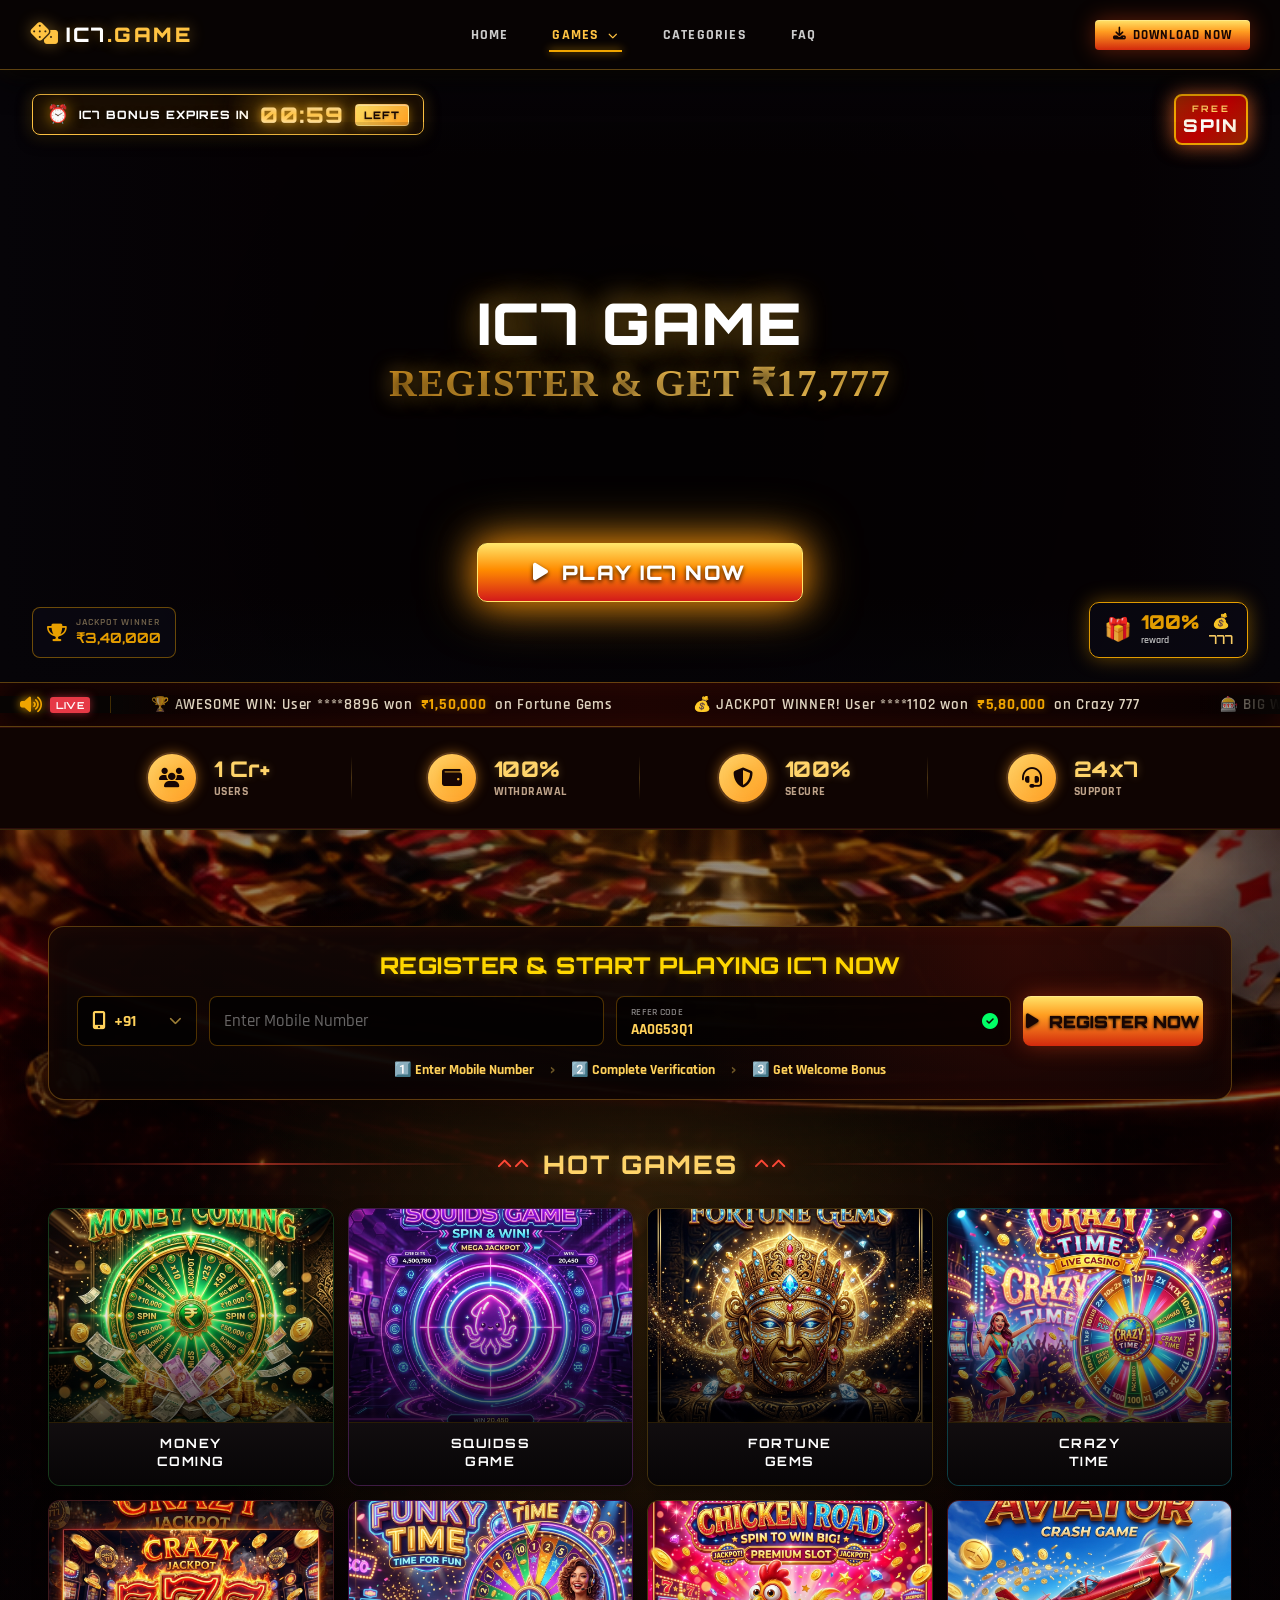
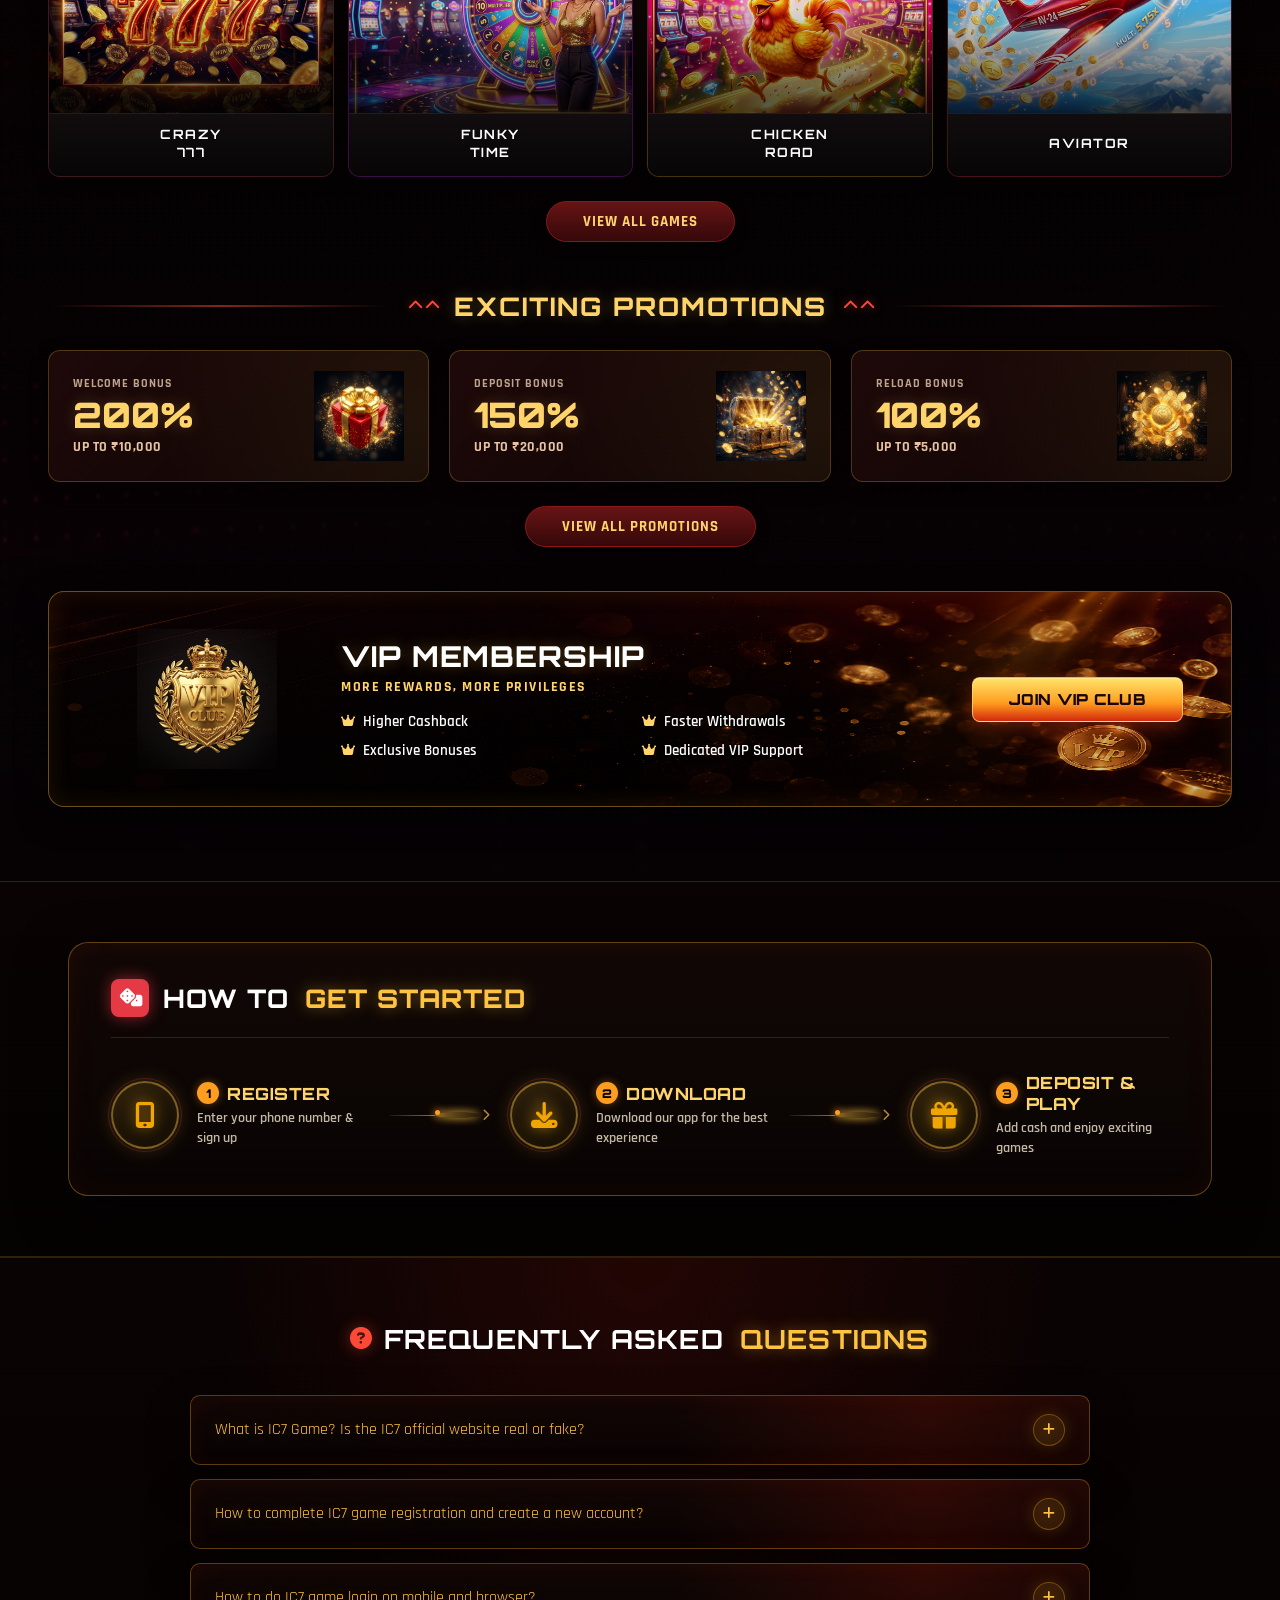
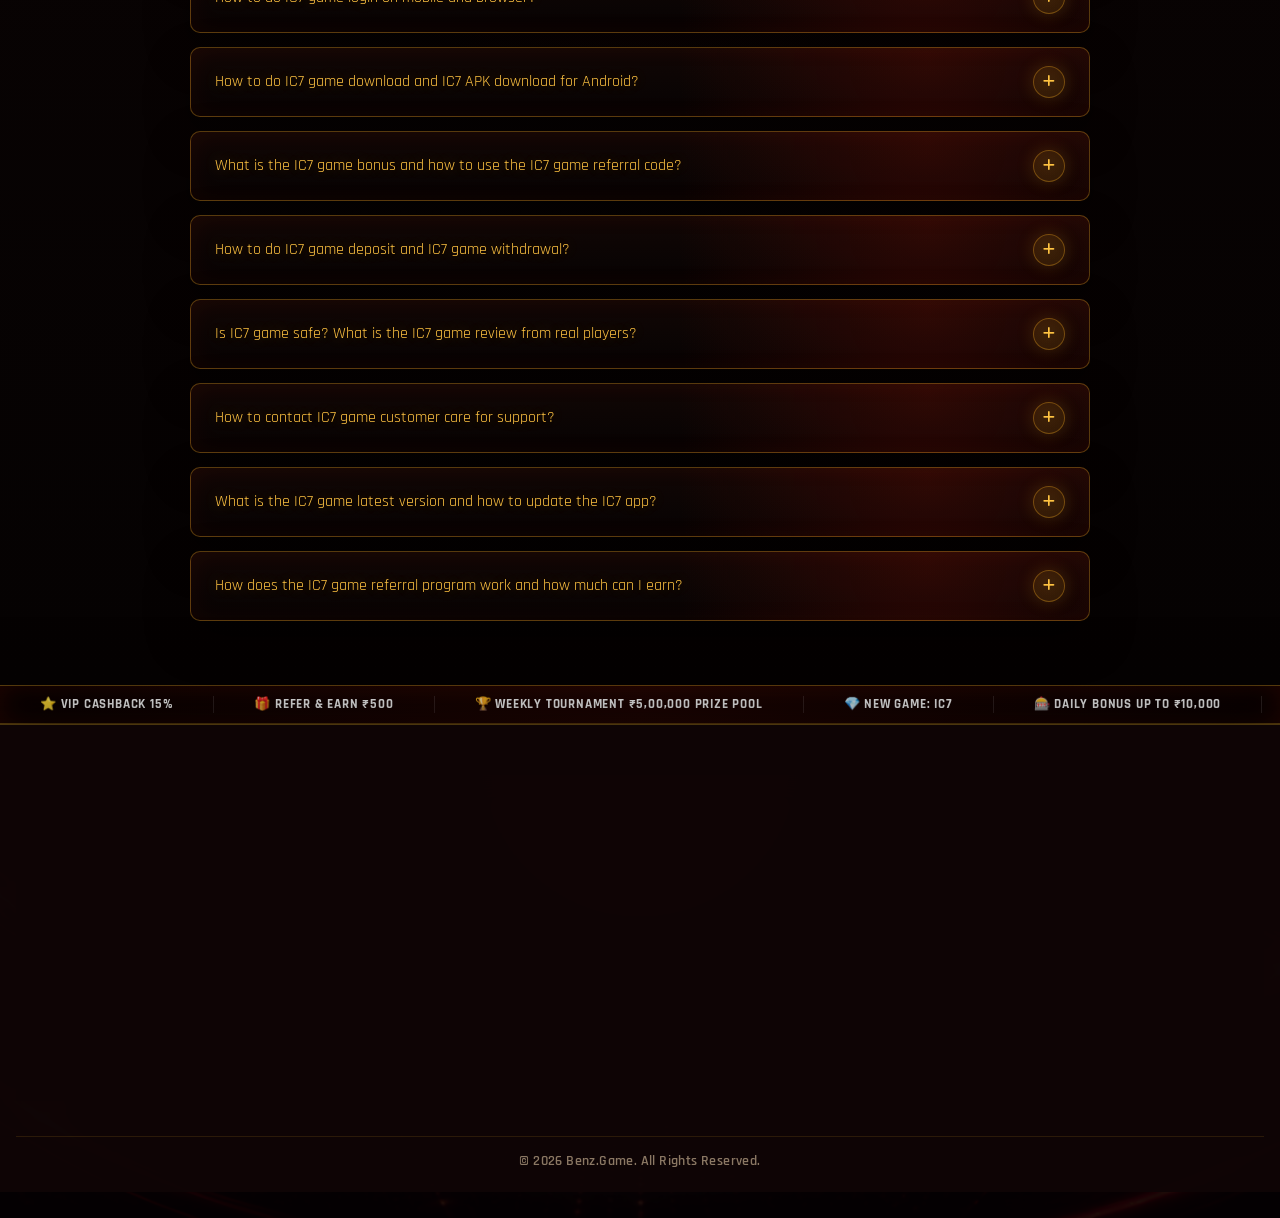
<file: games/ic7.html>
<!DOCTYPE html>
<html lang="en">

<head>
  <meta charset="UTF-8" />
  <meta name="viewport" content="width=device-width, initial-scale=1.0" />
  <title>IC7 Game - Benz.Game</title>
  <link rel="stylesheet" href="../style.css" />
  <link rel="stylesheet" href="style.css" />
  <link
    href="https://fonts.googleapis.com/css2?family=Rajdhani:wght@400;500;600;700&family=Orbitron:wght@400;700;900&display=swap"
    rel="stylesheet" />
  <link rel="stylesheet" href="https://cdnjs.cloudflare.com/ajax/libs/font-awesome/6.5.0/css/all.min.css" />
  <style>
    main {
      display: flex;
      flex-direction: column;
    }

    main>.hero {
      order: 1;
    }

    main>.live-ticker-bar {
      order: 2;
    }

    main>.stats-bar {
      order: 3;
    }

    main>.section-winners {
      order: 4;
    }

    main>.rr9-lobby {
      order: 5;
    }

    main>.section-howto {
      order: 6;
    }

    main>.section-faq {
      order: 7;
    }

    .game-page-hero {
      position: relative;
      overflow: hidden;
      padding: 140px 0 70px;
      background:
        radial-gradient(circle at 20% 18%, rgba(255, 31, 31, 0.22), transparent 34%),
        radial-gradient(circle at 82% 28%, rgba(255, 207, 74, 0.16), transparent 30%),
        linear-gradient(135deg, #090508 0%, #16080c 45%, #070406 100%);
    }

    .game-page-hero::after {
      content: "";
      position: absolute;
      inset: auto 0 0;
      height: 110px;
      background: linear-gradient(to bottom, transparent, #060408);
      pointer-events: none;
    }

    .game-detail-wrap {
      position: relative;
      z-index: 1;
      width: min(1180px, calc(100% - 40px));
      margin: 0 auto;
      display: grid;
      grid-template-columns: 1.05fr 0.95fr;
      gap: 42px;
      align-items: center;
    }

    .game-kicker {
      display: inline-flex;
      align-items: center;
      gap: 9px;
      padding: 8px 14px;
      border: 1px solid rgba(255, 207, 74, 0.38);
      border-radius: 999px;
      color: var(--gold);
      background: rgba(255, 207, 74, 0.08);
      font-weight: 700;
      letter-spacing: .7px;
      margin-bottom: 18px;
    }

    .game-page-title {
      font-family: 'Orbitron', sans-serif;
      font-size: clamp(2.6rem, 7vw, 5.8rem);
      line-height: .95;
      color: #fff;
      margin: 0 0 18px;
      text-transform: uppercase;
    }

    .game-page-title span {
      display: block;
      color: var(--gold);
      text-shadow: 0 0 28px rgba(255, 207, 74, .45);
    }

    .game-page-copy {
      max-width: 600px;
      color: rgba(255, 255, 255, .82);
      font-size: 1.12rem;
      line-height: 1.65;
      margin-bottom: 26px;
    }

    .game-actions {
      display: flex;
      flex-wrap: wrap;
      gap: 14px;
      align-items: center;
    }

    .btn-game-primary,
    .btn-game-secondary {
      display: inline-flex;
      align-items: center;
      justify-content: center;
      gap: 10px;
      min-height: 52px;
      padding: 0 24px;
      border-radius: 8px;
      border: 0;
      font-family: 'Rajdhani', sans-serif;
      font-weight: 800;
      font-size: 1rem;
      cursor: pointer;
      text-decoration: none;
    }

    .btn-game-primary {
      color: #160805;
      background: linear-gradient(135deg, var(--gold), #ff8d22);
      box-shadow: 0 14px 28px rgba(255, 146, 31, .24);
    }

    .btn-game-secondary {
      color: #fff;
      background: rgba(255, 255, 255, .08);
      border: 1px solid rgba(255, 255, 255, .16);
    }

    .rr9-preview {
      position: relative;
      min-height: 430px;
      border-radius: 8px;
      overflow: hidden;
      background: linear-gradient(145deg, rgba(255, 31, 31, .18), rgba(255, 207, 74, .08));
      border: 1px solid rgba(255, 255, 255, .12);
      box-shadow: 0 30px 80px rgba(0, 0, 0, .45);
    }

    .rr9-preview video {
      position: absolute;
      inset: 0;
      width: 100%;
      height: 100%;
      object-fit: cover;
      opacity: .72;
    }

    .rr9-preview-panel {
      position: absolute;
      inset: auto 24px 24px;
      padding: 22px;
      border-radius: 8px;
      background: rgba(7, 4, 6, .82);
      border: 1px solid rgba(255, 207, 74, .26);
      backdrop-filter: blur(10px);
    }

    .rr9-preview-panel h2 {
      margin: 0 0 8px;
      color: #fff;
      font-family: 'Orbitron', sans-serif;
      font-size: 1.35rem;
    }

    .rr9-preview-panel p {
      color: rgba(255, 255, 255, .78);
      margin: 0;
      line-height: 1.5;
    }

    .rr9-features {
      padding: 70px 0;
      background: #060408;
    }

    .feature-grid {
      width: min(1180px, calc(100% - 40px));
      margin: 0 auto;
      display: grid;
      grid-template-columns: repeat(4, 1fr);
      gap: 18px;
    }

    .feature-tile {
      padding: 24px;
      border-radius: 8px;
      background: rgba(255, 255, 255, .045);
      border: 1px solid rgba(255, 255, 255, .09);
    }

    .feature-tile i {
      color: var(--gold);
      font-size: 1.55rem;
      margin-bottom: 14px;
    }

    .feature-tile h3 {
      color: #fff;
      margin: 0 0 8px;
      font-size: 1.15rem;
    }

    .feature-tile p {
      color: rgba(255, 255, 255, .72);
      margin: 0;
      line-height: 1.45;
    }

    @media (max-width: 900px) {
      .game-detail-wrap {
        grid-template-columns: 1fr;
      }

      .rr9-preview {
        min-height: 330px;
      }

      .feature-grid {
        grid-template-columns: repeat(2, 1fr);
      }
    }

    @media (max-width: 560px) {
      .game-page-hero {
        padding-top: 112px;
      }

      .game-detail-wrap,
      .feature-grid {
        width: min(100% - 28px, 1180px);
      }

      .game-actions {
        align-items: stretch;
      }

      .btn-game-primary,
      .btn-game-secondary {
        width: 100%;
      }

      .feature-grid {
        grid-template-columns: 1fr;
      }
    }

    .rr9-lobby {
      position: relative;
      overflow: hidden;
      padding: 96px 0 54px;
      min-height: 720px;
      background: #050204 url("../assect/rr9-casino-banner-bg.png") center top / cover no-repeat;
    }

    .rr9-lobby::before {
      content: "";
      position: absolute;
      inset: 0;
      background:
        linear-gradient(180deg, rgba(5, 2, 4, .2) 0%, rgba(5, 2, 4, .08) 34%, rgba(5, 2, 4, .9) 100%),
        radial-gradient(circle at 50% 26%, rgba(255, 177, 43, .18), transparent 34%);
      pointer-events: none;
    }

    .rr9-shell {
      position: relative;
      z-index: 1;
      width: 100%;
      max-width: 1600px;
      margin: 0 auto;
      padding: 0 48px;
    }

    /* === REGISTER BOX === */
    .rr9-register-box {
      width: 100%;
      max-width: 100%;
      margin: 0 auto 28px;
      padding: 24px 28px 20px;
      border-radius: 16px;
      background: linear-gradient(180deg, rgba(20, 10, 5, 0.95) 0%, rgba(10, 5, 2, 0.98) 100%);
      border: 1.5px solid rgba(255, 161, 0, 0.5);
      box-shadow: 0 0 35px rgba(255, 120, 0, 0.25), inset 0 0 20px rgba(255, 60, 0, 0.15);
    }

    .rr9-register-title {
      margin: 0 0 16px;
      color: #ffd700;
      text-align: center;
      font-family: 'Orbitron', sans-serif;
      font-size: clamp(1.1rem, 2.4vw, 1.45rem);
      font-weight: 800;
      text-shadow: 0 0 10px rgba(255, 215, 0, 0.4);
      letter-spacing: 0.5px;
    }

    .rr9-register-row {
      display: grid;
      grid-template-columns: 120px 1fr 1fr 180px;
      gap: 12px;
      align-items: stretch;
    }

    .rr9-input-group {
      position: relative;
      display: flex;
      align-items: center;
      background: rgba(0, 0, 0, 0.65);
      border: 1px solid rgba(255, 161, 0, 0.3);
      border-radius: 8px;
      height: 50px;
      padding: 0 14px;
      transition: border-color 0.3s, box-shadow 0.3s;
    }

    .rr9-input-group:focus-within {
      border-color: rgba(255, 161, 0, 0.8);
      box-shadow: 0 0 8px rgba(255, 161, 0, 0.3);
    }

    .rr9-country-group {
      cursor: pointer;
      gap: 8px;
      color: #ffd15a;
      font-weight: 700;
      font-family: 'Rajdhani', sans-serif;
      font-size: 1rem;
      user-select: none;
    }

    .rr9-country-group i.fa-mobile-screen-button {
      font-size: 1.15rem;
    }

    .rr9-country-group i.rr9-chevron {
      font-size: 0.8rem;
      color: rgba(255, 209, 90, 0.6);
      margin-left: auto;
    }

    .rr9-phone-group input {
      width: 100%;
      height: 100%;
      background: transparent;
      border: none;
      outline: none;
      color: #fff;
      font-weight: 700;
      font-family: 'Rajdhani', sans-serif;
      font-size: 1.05rem;
    }

    .rr9-phone-group input::placeholder {
      color: rgba(255, 255, 255, 0.4);
      font-weight: 500;
    }

    .rr9-ref-group {
      flex-direction: column;
      align-items: flex-start;
      justify-content: center;
      padding: 4px 34px 2px 14px;
    }

    .rr9-ref-label-container {
      height: 14px;
      display: flex;
      align-items: center;
    }

    .rr9-ref-label {
      font-size: 0.65rem;
      color: rgba(255, 255, 255, 0.5);
      line-height: 1;
      font-weight: 600;
      font-family: 'Rajdhani', sans-serif;
      text-transform: uppercase;
      letter-spacing: 0.3px;
    }

    .rr9-ref-input {
      background: transparent;
      border: none;
      outline: none;
      color: #ffd15a;
      font-weight: 700;
      font-family: 'Rajdhani', sans-serif;
      font-size: 0.95rem;
      width: 100%;
    }

    .rr9-check-icon {
      position: absolute;
      right: 12px;
      top: 50%;
      transform: translateY(-50%);
      color: #00ff66;
      font-size: 1rem;
      display: flex;
      align-items: center;
    }

    .rr9-play-btn {
      height: 50px;
      display: inline-flex;
      align-items: center;
      justify-content: center;
      gap: 10px;
      border-radius: 8px;
      border: none;
      background: linear-gradient(135deg, #d31a1a 0%, #ff8c00 50%, #d31a1a 100%);
      color: #fff;
      font-family: 'Orbitron', sans-serif;
      font-size: 1.05rem;
      font-weight: 900;
      text-decoration: none;
      text-transform: uppercase;
      text-shadow: 0 1px 3px rgba(0, 0, 0, 0.8);
      box-shadow: 0 0 20px rgba(255, 140, 0, 0.4);
      cursor: pointer;
      transition: transform 0.2s, box-shadow 0.2s;
      animation: pulseGlow 2s infinite alternate;
    }

    .rr9-play-btn:hover {
      transform: scale(1.02);
      box-shadow: 0 0 28px rgba(255, 140, 0, 0.6);
      color: #fff;
    }

    @keyframes pulseGlow {
      0% {
        box-shadow: 0 0 15px rgba(255, 140, 0, 0.3);
      }

      100% {
        box-shadow: 0 0 30px rgba(255, 140, 0, 0.6);
      }
    }

    .rr9-mini-steps {
      display: flex;
      justify-content: center;
      gap: 16px;
      align-items: center;
      flex-wrap: wrap;
      margin-top: 14px;
      color: #ffd15a;
      font-size: 0.88rem;
      font-weight: 700;
      font-family: 'Rajdhani', sans-serif;
    }

    .rr9-mini-steps .sep {
      color: rgba(255, 209, 90, 0.4);
      font-size: 1.2rem;
      line-height: 1;
    }

    /* === HOT GAMES === */
    .rr9-section-head {
      margin-top: 36px;
      margin-bottom: 16px;
      display: flex;
      justify-content: space-between;
      align-items: flex-end;
    }

    .rr9-section-title-wrap {
      display: flex;
      flex-direction: column;
      gap: 4px;
    }

    .rr9-heading {
      font-size: 1.6rem;
      font-weight: 700;
      color: #fff;
      font-family: 'Orbitron', sans-serif;
      text-transform: uppercase;
      letter-spacing: 0.5px;
      margin: 0;
    }

    .rr9-subheading {
      color: rgba(255, 255, 255, 0.5);
      font-size: 0.88rem;
      margin: 0;
      font-family: 'Rajdhani', sans-serif;
      font-weight: 600;
    }

    .rr9-view-all {
      font-family: 'Rajdhani', sans-serif;
      font-size: 0.85rem;
      font-weight: 800;
      color: #ffd15a;
      border: 1px solid rgba(255, 209, 90, 0.4);
      background: rgba(0, 0, 0, 0.3);
      padding: 7px 16px;
      border-radius: 6px;
      text-decoration: none;
      transition: background 0.2s, border-color 0.2s;
    }

    .rr9-view-all:hover {
      background: rgba(255, 209, 90, 0.1);
      border-color: rgba(255, 209, 90, 0.8);
      color: #ffd15a;
    }

    .rr9-games {
      display: grid;
      grid-template-columns: repeat(6, 1fr);
      gap: 14px;
    }

    .rr9-game-card-wrapper {
      display: flex;
      flex-direction: column;
      align-items: center;
      gap: 8px;
    }

    .rr9-game-card {
      position: relative;
      width: 100%;
      aspect-ratio: 2/3;
      border-radius: 12px;
      overflow: hidden;
      border: 1px solid rgba(255, 161, 0, 0.4);
      background: #0f090b;
      box-shadow: 0 4px 15px rgba(0, 0, 0, 0.6);
      transition: transform 0.3s, border-color 0.3s, box-shadow 0.3s;
      cursor: pointer;
      display: block;
    }

    .rr9-game-card:hover {
      transform: translateY(-6px);
      border-color: #ffa100;
      box-shadow: 0 10px 25px rgba(255, 161, 0, 0.3);
    }

    .rr9-game-card img {
      width: 100%;
      height: 100%;
      object-fit: cover;
      display: block;
    }

    .rr9-hot {
      position: absolute;
      top: 8px;
      left: 8px;
      z-index: 3;
      background: #ff1a1a;
      color: #fff;
      font-size: 0.65rem;
      font-weight: 900;
      padding: 3px 8px;
      border-radius: 4px;
      text-transform: uppercase;
      font-family: 'Rajdhani', sans-serif;
      letter-spacing: 0.5px;
    }

    .rr9-game-label {
      color: rgba(255, 255, 255, 0.7);
      font-size: 0.82rem;
      font-weight: 600;
      text-align: center;
      font-family: 'Orbitron', sans-serif;
      transition: color 0.3s;
    }

    .rr9-game-card-wrapper:hover .rr9-game-label {
      color: #ffd15a;
    }

    /* === TRUST ROW === */
    .rr9-trust-row {
      display: grid;
      grid-template-columns: repeat(4, 1fr);
      gap: 14px;
      margin-top: 24px;
    }

    .rr9-trust-item {
      display: flex;
      align-items: center;
      gap: 12px;
      background: rgba(20, 10, 5, 0.75);
      border: 1px solid rgba(255, 161, 0, 0.25);
      border-radius: 10px;
      padding: 14px 18px;
      box-shadow: 0 4px 15px rgba(0, 0, 0, 0.4);
    }

    .rr9-trust-icon-box {
      width: 42px;
      height: 42px;
      display: flex;
      align-items: center;
      justify-content: center;
      background: rgba(255, 161, 0, 0.12);
      border: 1px solid rgba(255, 161, 0, 0.35);
      border-radius: 50%;
      color: #ffd15a;
      font-size: 1.25rem;
      flex-shrink: 0;
    }

    .rr9-trust-text {
      display: flex;
      flex-direction: column;
    }

    .rr9-trust-text h3 {
      margin: 0;
      color: #fff;
      font-size: 0.92rem;
      font-weight: 700;
      font-family: 'Orbitron', sans-serif;
      letter-spacing: 0.3px;
    }

    .rr9-trust-text p {
      margin: 2px 0 0 0;
      color: rgba(255, 255, 255, 0.5);
      font-size: 0.75rem;
      font-family: 'Rajdhani', sans-serif;
      font-weight: 600;
    }

    /* === PROMOTION ROW === */
    .rr9-promo-row {
      display: grid;
      grid-template-columns: repeat(3, 1fr);
      gap: 16px;
      margin-top: 24px;
    }

    .rr9-promo-card {
      position: relative;
      display: flex;
      align-items: center;
      justify-content: space-between;
      background: linear-gradient(135deg, rgba(35, 12, 8, 0.95) 0%, rgba(15, 6, 4, 0.98) 100%);
      border: 1px solid rgba(255, 90, 0, 0.35);
      border-radius: 14px;
      padding: 22px 24px;
      overflow: hidden;
      box-shadow: 0 4px 20px rgba(0, 0, 0, 0.6), inset 0 0 15px rgba(255, 60, 0, 0.05);
      transition: transform 0.3s, border-color 0.3s, box-shadow 0.3s;
    }

    .rr9-promo-card:hover {
      transform: translateY(-5px);
      border-color: #ffa100;
      box-shadow: 0 8px 25px rgba(255, 90, 0, 0.25);
    }

    .rr9-promo-content {
      display: flex;
      flex-direction: column;
      align-items: flex-start;
      z-index: 2;
    }

    .rr9-promo-title {
      color: #fff;
      font-size: 1.15rem;
      font-weight: 700;
      font-family: 'Orbitron', sans-serif;
      margin-bottom: 4px;
    }

    .rr9-promo-sub {
      color: rgba(255, 255, 255, 0.6);
      font-size: 0.75rem;
      font-weight: 600;
      margin-top: 2px;
    }

    /* Override mobile/responsive styling */
    @media (max-width: 980px) {
      .rr9-shell {
        padding: 0 20px;
      }

      .rr9-register-row {
        grid-template-columns: 1fr;
        gap: 12px;
      }

      .rr9-register-row .rr9-play-btn {
        margin-top: 4px;
      }

      .rr9-games {
        grid-template-columns: repeat(3, 1fr);
        gap: 10px;
      }

      .rr9-trust-row {
        grid-template-columns: repeat(2, 1fr);
        gap: 12px;
      }

      .rr9-promo-row {
        grid-template-columns: 1fr;
        gap: 12px;
      }
    }

    @media (max-width: 480px) {
      .rr9-games {
        grid-template-columns: repeat(2, 1fr);
      }

      .rr9-trust-row {
        grid-template-columns: 1fr;
      }
    }

    /* CSS layout updates to reuse index styles */
    .hero-timer-corner {
      right: 94px !important;
      width: auto !important;
    }

    .free-spin-badge {
      width: 74px !important;
      min-width: 74px !important;
      padding: 7px 8px !important;
    }

    .faq-question,
    .faq-question span,
    .faq-answer,
    .faq-answer p,
    .faq-answer strong,
    .faq-answer b,
    .faq-answer em {
      font-weight: 400 !important;
      font-style: normal !important;
    }

    .logo-icon,
    .logo-accent,
    .accent {
      color: #ffc342;
      text-shadow: 0 0 16px rgba(255, 195, 66, .45);
    }

    .nav-link:hover,
    .nav-link.active,
    .mobile-menu a:hover {
      color: #ffc342;
    }

    .btn-download-nav,
    .btn-cta-primary,
    .btn-vip-join,
    .btn-claim,
    .btn-download-app,
    .rr9-play-btn,
    .rr9-promo-btn {
      background: linear-gradient(180deg, #ffe46a 0%, #ff9d20 38%, #d3290d 100%);
      color: #170604;
      border-color: rgba(255, 222, 115, .72);
      box-shadow: 0 0 22px rgba(255, 76, 22, .38), inset 0 1px 0 rgba(255, 255, 255, .22);
    }

    .live-ticker-bar,
    .promo-strip {
      background: linear-gradient(90deg, rgba(7, 2, 2, .96), rgba(28, 5, 3, .96), rgba(7, 2, 2, .96));
      border-top: 1px solid rgba(255, 183, 38, .34);
      border-bottom: 1px solid rgba(255, 183, 38, .34);
      box-shadow: inset 0 0 28px rgba(180, 22, 8, .16);
    }

    .stats-bar,
    .section-winners,
    .section-faq,
    .footer,
    .footer-top,
    .footer-bottom {
      background:
        radial-gradient(circle at 50% 0%, rgba(149, 18, 8, .18), transparent 36%),
        linear-gradient(180deg, #090303 0%, #050202 100%);
      border-color: rgba(255, 183, 38, .16);
    }

    .stat-item,
    .winner-card,
    .faq-item,
    .footer-col,
    .rr9-register-box,
    .rr9-game-card,
    .rr9-trust-item,
    .rr9-promo-card {
      background:
        radial-gradient(circle at 82% 15%, rgba(188, 25, 9, .18), transparent 34%),
        linear-gradient(180deg, rgba(18, 7, 5, .94), rgba(7, 3, 3, .94));
      border-color: rgba(255, 174, 35, .32);
      box-shadow: 0 18px 44px rgba(0, 0, 0, .38), inset 0 0 24px rgba(255, 56, 20, .06);
    }

    .stat-icon-wrap,
    .rr9-trust-icon-box,
    .faq-icon,
    .social-btn {
      background: rgba(255, 180, 32, .12);
      border: 1px solid rgba(255, 180, 32, .32);
      color: #ffc342;
      box-shadow: 0 0 18px rgba(255, 181, 30, .18);
    }

    .stat-number,
    .won-value,
    .rr9-promo-value,
    .rr9-game-label,
    .faq-question,
    .footer-col-title {
      color: #ffc342;
      text-shadow: 0 0 14px rgba(255, 195, 66, .28);
    }

    .winner-name,
    .rr9-promo-title,
    .rr9-trust-text h3,
    .footer-links li,
    .footer-links li a {
      color: #fff2d2;
    }

    .winner-game,
    .rr9-subheading,
    .rr9-promo-desc,
    .rr9-trust-text p,
    .faq-answer,
    .footer-brand-desc {
      color: rgba(247, 230, 198, .72);
    }

    .section-title i,
    .rr9-hot {
      color: #ff4937;
      text-shadow: 0 0 15px rgba(255, 73, 55, .45);
    }

    .rr9-lobby {
      background:
        linear-gradient(180deg, rgba(5, 1, 3, .28) 0%, rgba(5, 1, 3, .88) 100%),
        url("../assect/rr9-casino-banner-bg.png") center top / cover no-repeat;
      border-top: 1px solid rgba(255, 183, 38, .2);
      border-bottom: 1px solid rgba(255, 183, 38, .18);
    }

    .footer {
      overflow: hidden;
      background:
        radial-gradient(circle at 18% 0%, rgba(255, 56, 20, .2), transparent 34%),
        radial-gradient(circle at 86% 12%, rgba(255, 190, 42, .12), transparent 30%),
        linear-gradient(180deg, #080202 0%, #030101 100%);
      border-top: 1px solid rgba(255, 190, 42, .28);
      box-shadow: 0 -18px 60px rgba(0, 0, 0, .55);
    }

    .footer::before {
      content: "";
      position: absolute;
      inset: 0;
      background: url("../assect/rr9-casino-banner-bg.png") center bottom / cover no-repeat;
      opacity: .11;
      pointer-events: none;
    }

    @media (min-width: 981px) {
      .footer-top {
        position: relative;
        padding: 56px 0 34px;
      }

      .footer-top .footer-container {
        position: relative;
        display: grid;
        grid-template-columns: minmax(260px, 1.5fr) repeat(3, minmax(160px, .85fr)) minmax(190px, 1fr);
        gap: 0;
        padding: 28px;
        border-radius: 12px;
        background:
          linear-gradient(135deg, rgba(20, 6, 4, .9), rgba(6, 2, 2, .92));
        border: 1px solid rgba(255, 186, 45, .22);
        box-shadow: 0 24px 70px rgba(0, 0, 0, .42), inset 0 0 40px rgba(255, 60, 24, .06);
      }

      .footer-col {
        min-width: 0;
        padding: 8px 24px;
        background: transparent;
        border: 0;
        box-shadow: none;
        position: relative;
      }

      .footer-col+.footer-col {
        border-left: 1px solid rgba(255, 190, 42, .12);
      }

      .footer-brand {
        padding-left: 4px;
        padding-right: 34px;
      }

      .footer-brand .footer-logo {
        margin-bottom: 14px;
      }

      .footer-brand .logo-text {
        font-size: 1.15rem;
        letter-spacing: 2px;
      }

      .footer-brand-desc {
        max-width: 310px;
        margin-bottom: 22px;
        color: rgba(255, 237, 204, .74);
        font-size: .95rem;
        line-height: 1.65;
        font-style: normal;
      }

      .footer-col-title {
        margin-bottom: 18px;
        padding-bottom: 11px;
        border-bottom: 1px solid rgba(255, 190, 42, .18);
        color: #ffd46a;
        font-size: .78rem;
        letter-spacing: 1.9px;
      }
    }

    .footer-links {
      gap: 11px;
    }

    .footer-links li,
    .footer-links li a {
      color: rgba(255, 239, 211, .84);
      font-family: 'Rajdhani', sans-serif;
      font-size: .98rem;
      font-weight: 700;
      letter-spacing: .2px;
    }

    .footer-links li a:hover {
      color: #ffd46a;
      left: 4px;
      text-shadow: 0 0 10px rgba(255, 190, 42, .26);
    }

    .footer-socials {
      gap: 10px;
    }

    .social-btn {
      width: 38px;
      height: 38px;
      border-radius: 50%;
      background: rgba(255, 178, 43, .09);
      border-color: rgba(255, 178, 43, .3);
      color: #ffbf3f;
    }

    .footer-app {
      display: flex;
      flex-direction: column;
      align-items: flex-start;
    }

    .footer-app .qr-wrap {
      padding: 8px;
      margin-bottom: 16px;
      border-radius: 12px;
      background: rgba(255, 255, 255, .94);
      box-shadow: 0 16px 30px rgba(0, 0, 0, .35), 0 0 24px rgba(255, 183, 42, .2);
    }

    .qr-image {
      width: 92px;
      height: 92px;
      border: 0;
      border-radius: 7px;
      box-shadow: none;
    }

    .btn-download-app {
      min-height: 40px;
      padding: 0 18px;
      border-radius: 7px;
      font-size: .76rem;
      letter-spacing: 1.5px;
      white-space: nowrap;
    }

    .footer-bottom {
      position: relative;
      padding: 18px 0;
      background: rgba(0, 0, 0, .68);
      border-top: 1px solid rgba(255, 190, 42, .16);
    }

    .footer-bottom-inner {
      justify-content: center;
    }

    .footer-bottom-inner span {
      color: rgba(255, 229, 188, .52);
      font-size: .86rem;
      letter-spacing: .4px;
    }

    /* ===== GAMES DROPDOWN MENU ===== */
    .nav-item-dropdown {
      position: relative;
      display: inline-flex;
      align-items: center;
    }

    .dropdown-menu {
      display: none;
      position: absolute;
      top: 100%;
      left: 0;
      min-width: 220px;
      background: rgba(12, 5, 5, 0.96);
      border: 1.5px solid rgba(255, 195, 66, 0.45);
      border-radius: 12px;
      padding: 10px 0;
      box-shadow: 0 14px 40px rgba(0, 0, 0, 0.85), 0 0 20px rgba(255, 184, 41, 0.15);
      z-index: 1000;
      backdrop-filter: blur(12px);
      -webkit-backdrop-filter: blur(12px);
    }

    .nav-item-dropdown:hover .dropdown-menu,
    .nav-item-dropdown:focus-within .dropdown-menu {
      display: flex;
      flex-direction: column;
      animation: fadeInDown 0.25s cubic-bezier(0.16, 1, 0.3, 1);
    }

    @keyframes fadeInDown {
      from {
        opacity: 0;
        transform: translateY(-8px);
      }

      to {
        opacity: 1;
        transform: translateY(0);
      }
    }

    .dropdown-menu a {
      display: flex;
      align-items: center;
      gap: 12px;
      padding: 12px 20px;
      color: #f7e6c6;
      text-decoration: none;
      font-family: 'Rajdhani', sans-serif;
      font-weight: 700;
      font-size: 0.98rem;
      letter-spacing: 0.5px;
      transition: background 0.2s, color 0.2s, padding-left 0.2s;
    }

    .dropdown-menu a:hover {
      background: rgba(255, 195, 66, 0.16);
      color: #ffc342;
      padding-left: 24px;
    }

    .dropdown-menu a i {
      color: #ffc342;
      font-size: 1.1rem;
      width: 20px;
      text-align: center;
    }

    .mobile-dropdown {
      display: flex;
      flex-direction: column;
      padding-left: 16px;
      gap: 6px;
      margin-top: 4px;
      margin-bottom: 8px;
    }

    .mobile-dropdown a {
      font-size: 0.9rem !important;
      color: rgba(255, 215, 0, 0.85) !important;
      padding: 4px 10px !important;
    }

    .hero {
      width: 100vw !important;
      max-width: 100vw !important;
      margin-top: 70px !important;
      margin-left: calc(50% - 50vw) !important;
      margin-right: calc(50% - 50vw) !important;
      padding: 0 !important;
      min-height: 0 !important;
      overflow: hidden !important;
      background: #050103 !important;
      display: block !important;
    }

    .hero-container,
    .hero-visual,
    .hero-video-wrapper,
    .hero-video {
      width: 100% !important;
      max-width: none !important;
    }

    .hero-container {
      margin: 0 !important;
      padding: 0 !important;
      display: block !important;
    }

    .hero-visual {
      position: relative !important;
      inset: auto !important;
      height: clamp(430px, 68vh, 760px) !important;
      margin: 0 !important;
      border: 0 !important;
      border-radius: 0 !important;
      box-shadow: none !important;
      overflow: hidden !important;
    }

    .hero-video-wrapper {
      position: absolute !important;
      inset: 0 !important;
      height: 100% !important;
    }

    .hero-video {
      height: 100% !important;
      object-fit: cover !important;
      object-position: center !important;
    }

    .hero-center-overlay {
      position: absolute !important;
      inset: 0 !important;
      z-index: 20 !important;
      display: flex !important;
      flex-direction: column !important;
      align-items: center !important;
      justify-content: center !important;
      padding: 36px 20px !important;
      transform: translateY(52px) !important;
      text-align: center !important;
      pointer-events: none !important;
    }

    .hero-video-title {
      position: relative !important;
      top: auto !important;
      bottom: auto !important;
      left: auto !important;
      right: auto !important;
      transform: translateY(38px) !important;
      width: min(92vw, 920px) !important;
      margin: 0 !important;
      padding: 0 !important;
      text-align: center !important;
      pointer-events: none !important;
    }

    .hero-video-title .hero-title-line,
    .hero-video-title .hero-highlight {
      text-align: center !important;
      margin-left: auto !important;
      margin-right: auto !important;
    }

    .hero-cta-wrap {
      margin-top: clamp(120px, 18vh, 190px) !important;
      pointer-events: auto !important;
    }

    .faq-question,
    .faq-question span,
    .faq-answer,
    .faq-answer p,
    .faq-answer strong,
    .faq-answer b,
    .faq-answer em {
      font-weight: 400 !important;
      font-style: normal !important;
    }

    @media (max-width: 700px) {
      .hero-visual {
        height: clamp(360px, 62vh, 620px) !important;
      }

      .hero-cta-wrap {
        margin-top: clamp(92px, 15vh, 145px) !important;
      }

      .hero-center-overlay {
        transform: translateY(34px) !important;
      }

      .hero-video-title {
        transform: translateY(26px) !important;
      }

      .hero-timer-corner {
        right: 94px !important;
        width: auto !important;
      }

      .free-spin-badge {
        width: 74px !important;
        min-width: 74px !important;
        padding: 7px 8px !important;
      }
    }

    /* === CUSTOM OVERRIDES TO MATCH SCREENSHOT === */
    /* Stats Bar Override */
    .stats-bar {
      background: #0f0402 !important;
      /* Very dark brownish black */
      border-top: 1.5px solid #2d0e0a !important;
      border-bottom: 1.5px solid #2d0e0a !important;
      padding: 18px 0 !important;
    }

    .stats-container {
      max-width: 1200px !important;
      margin: 0 auto !important;
      padding: 0 24px !important;
      display: grid !important;
      grid-template-columns: repeat(4, 1fr) !important;
      gap: 0 !important;
      align-items: center !important;
    }

    .stat-item {
      display: flex !important;
      align-items: center !important;
      justify-content: center !important;
      gap: 16px !important;
      border: none !important;
      background: none !important;
      box-shadow: none !important;
      padding: 6px 0 !important;
      position: relative !important;
      margin: 0 !important;
      overflow: visible !important;
    }

    .stat-item::before {
      display: none !important;
    }

    .stat-item:not(:last-child)::after {
      content: "" !important;
      position: absolute !important;
      right: 0 !important;
      top: 15% !important;
      height: 70% !important;
      width: 1.5px !important;
      background: linear-gradient(to bottom, transparent, rgba(255, 195, 66, 0.25), transparent) !important;
    }

    .stat-icon-wrap {
      width: 52px !important;
      height: 52px !important;
      border-radius: 50% !important;
      background: linear-gradient(135deg, #ffd46a 0%, #ff9d20 100%) !important;
      border: 2px solid #5a3818 !important;
      box-shadow: 0 0 12px rgba(255, 157, 32, 0.4) !important;
      display: flex !important;
      align-items: center !important;
      justify-content: center !important;
      flex-shrink: 0 !important;
    }

    .stat-icon-wrap i {
      color: #170604 !important;
      font-size: 1.25rem !important;
    }

    .stat-info {
      display: flex !important;
      flex-direction: column !important;
      align-items: flex-start !important;
      line-height: 1.2 !important;
    }

    .stat-number {
      color: #ffd46a !important;
      font-family: 'Orbitron', sans-serif !important;
      font-size: 1.35rem !important;
      font-weight: 800 !important;
      text-shadow: 0 0 8px rgba(255, 212, 106, 0.3) !important;
    }

    .stat-label {
      color: #bfa38a !important;
      font-family: 'Rajdhani', sans-serif !important;
      font-size: 0.78rem !important;
      font-weight: 700 !important;
      letter-spacing: 0.5px !important;
    }

    /* Carets & Titles Overrides */
    .lobby-section-title-wrap {
      display: flex !important;
      align-items: center !important;
      justify-content: center !important;
      gap: 16px !important;
      margin: 48px 0 28px !important;
    }

    .lobby-section-title-wrap .line {
      flex: 1 !important;
      height: 1.5px !important;
      background: linear-gradient(90deg, transparent, rgba(255, 73, 55, 0.5), transparent) !important;
    }

    .lobby-section-title-wrap .carets {
      color: #ff4937 !important;
      font-size: 0.95rem !important;
      letter-spacing: -2px !important;
      display: flex !important;
      gap: 4px !important;
      text-shadow: 0 0 10px rgba(255, 73, 55, 0.6) !important;
    }

    .lobby-section-title {
      color: #ffd46a !important;
      font-family: 'Orbitron', sans-serif !important;
      font-size: 1.6rem !important;
      font-weight: 800 !important;
      letter-spacing: 2px !important;
      text-transform: uppercase !important;
      margin: 0 !important;
      text-shadow: 0 0 15px rgba(255, 212, 106, 0.3) !important;
    }

    /* Hot Games Grid Override (Home Page Box Sizing & Animation) */
    .lobby-game-grid {
      display: grid !important;
      grid-template-columns: repeat(4, 1fr) !important;
      gap: 14px !important;
      margin-bottom: 24px !important;
    }

    .game-card {
      border-radius: 12px !important;
      overflow: hidden !important;
      cursor: pointer !important;
      position: relative !important;
      border: 1px solid rgba(240, 165, 0, .15) !important;
      transition: transform 0.3s cubic-bezier(0.25, 0.8, 0.25, 1), border-color 0.3s, box-shadow 0.3s !important;
      background: #111 !important;
      box-shadow: 0 4px 15px rgba(0, 0, 0, 0.4) !important;
      display: flex !important;
      flex-direction: column !important;
      text-decoration: none !important;
    }

    .game-card:hover {
      transform: translateY(-6px) !important;
      border-color: #ffb829 !important;
      box-shadow: 0 12px 30px rgba(0, 0, 0, 0.7), 0 0 20px rgba(240, 165, 0, 0.25) !important;
    }

    .game-thumb {
      width: 100% !important;
      aspect-ratio: 4/3 !important;
      display: block !important;
      position: relative !important;
      overflow: hidden !important;
    }

    .game-img {
      width: 100% !important;
      height: 100% !important;
      object-fit: cover !important;
      transition: transform 0.5s ease !important;
      display: block !important;
    }

    .game-card:hover .game-img {
      transform: scale(1.1) !important;
    }

    .game-overlay {
      position: absolute !important;
      inset: 0 !important;
      background: linear-gradient(to top, rgba(0, 0, 0, .7) 0%, transparent 60%) !important;
      z-index: 1 !important;
    }

    .game-play-btn {
      position: absolute !important;
      inset: 0 !important;
      display: flex !important;
      align-items: center !important;
      justify-content: center !important;
      background: rgba(0, 0, 0, 0.4) !important;
      backdrop-filter: blur(2px) !important;
      opacity: 0 !important;
      transition: opacity 0.3s ease !important;
      z-index: 2 !important;
    }

    .game-play-btn i {
      font-size: 1.8rem !important;
      color: #ffd46a !important;
      background: rgba(10, 6, 4, 0.9) !important;
      border: 2px solid #ffd46a !important;
      width: 50px !important;
      height: 50px !important;
      border-radius: 50% !important;
      display: flex !important;
      align-items: center !important;
      justify-content: center !important;
      box-shadow: 0 0 20px rgba(240, 165, 0, 0.6) !important;
      transform: scale(0.6) !important;
      transition: transform 0.3s cubic-bezier(0.175, 0.885, 0.32, 1.275), box-shadow 0.3s ease, background 0.3s ease, color 0.3s ease !important;
    }

    .game-card:hover .game-play-btn {
      opacity: 1 !important;
    }

    .game-card:hover .game-play-btn i {
      transform: scale(1) !important;
    }

    .game-play-btn i:hover {
      box-shadow: 0 0 30px rgba(240, 165, 0, 0.9) !important;
      background: #ffd46a !important;
      color: #000 !important;
    }

    .game-name {
      font-family: 'Orbitron', sans-serif !important;
      font-size: .8rem !important;
      font-weight: 700 !important;
      color: #fff !important;
      letter-spacing: 1.5px !important;
      text-align: center !important;
      padding: 12px 8px 14px !important;
      line-height: 1.4 !important;
      background: linear-gradient(180deg, #110d0f 0%, #070506 100%) !important;
      border-top: 1px solid rgba(240, 165, 0, .15) !important;
      transition: color 0.3s ease !important;
      z-index: 2 !important;
      position: relative !important;
      flex-grow: 1 !important;
      display: flex !important;
      align-items: center !important;
      justify-content: center !important;
    }

    .game-card:hover .game-name {
      color: #ffd46a !important;
    }

    /* Theme-specific glowing border colors for each game */
    .lobby-game-grid .game-card:nth-child(1) {
      border-color: rgba(46, 204, 64, 0.22) !important;
    }

    .lobby-game-grid .game-card:nth-child(1):hover {
      border-color: #2ecc40 !important;
      box-shadow: 0 12px 30px rgba(0, 0, 0, 0.7), 0 0 22px rgba(46, 204, 64, 0.45) !important;
    }

    .lobby-game-grid .game-card:nth-child(2) {
      border-color: rgba(224, 64, 251, 0.22) !important;
    }

    .lobby-game-grid .game-card:nth-child(2):hover {
      border-color: #e040fb !important;
      box-shadow: 0 12px 30px rgba(0, 0, 0, 0.7), 0 0 22px rgba(224, 64, 251, 0.45) !important;
    }

    .lobby-game-grid .game-card:nth-child(3) {
      border-color: rgba(240, 165, 0, 0.22) !important;
    }

    .lobby-game-grid .game-card:nth-child(3):hover {
      border-color: #ffb829 !important;
      box-shadow: 0 12px 30px rgba(0, 0, 0, 0.7), 0 0 22px rgba(240, 165, 0, 0.45) !important;
    }

    .lobby-game-grid .game-card:nth-child(4) {
      border-color: rgba(0, 229, 255, 0.22) !important;
    }

    .lobby-game-grid .game-card:nth-child(4):hover {
      border-color: #00e5ff !important;
      box-shadow: 0 12px 30px rgba(0, 0, 0, 0.7), 0 0 22px rgba(0, 229, 255, 0.45) !important;
    }

    .lobby-game-grid .game-card:nth-child(5) {
      border-color: rgba(230, 57, 70, 0.22) !important;
    }

    .lobby-game-grid .game-card:nth-child(5):hover {
      border-color: #e63946 !important;
      box-shadow: 0 12px 30px rgba(0, 0, 0, 0.7), 0 0 22px rgba(230, 57, 70, 0.45) !important;
    }

    .lobby-game-grid .game-card:nth-child(6) {
      border-color: rgba(213, 0, 249, 0.22) !important;
    }

    .lobby-game-grid .game-card:nth-child(6):hover {
      border-color: #d500f9 !important;
      box-shadow: 0 12px 30px rgba(0, 0, 0, 0.7), 0 0 22px rgba(213, 0, 249, 0.45) !important;
    }

    .lobby-game-grid .game-card:nth-child(7) {
      border-color: rgba(255, 171, 0, 0.22) !important;
    }

    .lobby-game-grid .game-card:nth-child(7):hover {
      border-color: #ffab00 !important;
      box-shadow: 0 12px 30px rgba(0, 0, 0, 0.7), 0 0 22px rgba(255, 171, 0, 0.45) !important;
    }

    .lobby-game-grid .game-card:nth-child(8) {
      border-color: rgba(255, 23, 68, 0.22) !important;
    }

    .lobby-game-grid .game-card:nth-child(8):hover {
      border-color: #ff1744 !important;
      box-shadow: 0 12px 30px rgba(0, 0, 0, 0.7), 0 0 22px rgba(255, 23, 68, 0.45) !important;
    }

    /* Action Buttons Row */
    .lobby-action-row {
      display: flex !important;
      justify-content: center !important;
      margin: 20px 0 44px !important;
    }

    .btn-lobby-view-all {
      display: inline-block !important;
      padding: 10px 36px !important;
      background: linear-gradient(180deg, #671415 0%, #350809 100%) !important;
      border: 1.5px solid #8e1819 !important;
      border-radius: 999px !important;
      color: #ffd46a !important;
      font-family: 'Rajdhani', sans-serif !important;
      font-weight: 800 !important;
      font-size: 0.95rem !important;
      letter-spacing: 1px !important;
      text-decoration: none !important;
      text-transform: uppercase !important;
      box-shadow: 0 4px 12px rgba(0, 0, 0, 0.5) !important;
      transition: all 0.3s ease !important;
      cursor: pointer !important;
    }

    .btn-lobby-view-all:hover {
      background: linear-gradient(180deg, #871c1d 0%, #4a0d0e 100%) !important;
      border-color: #b52223 !important;
      box-shadow: 0 0 15px rgba(255, 73, 55, 0.4) !important;
      transform: translateY(-2px) !important;
      color: #ffd46a !important;
    }

    /* Promotions Cards Override */
    .lobby-promos-grid {
      display: grid !important;
      grid-template-columns: repeat(3, 1fr) !important;
      gap: 20px !important;
      margin-bottom: 24px !important;
    }

    .lobby-promo-card {
      background: linear-gradient(135deg, #1e0909 0%, #0d0404 100%) !important;
      border: 1.5px solid rgba(255, 195, 66, 0.25) !important;
      border-radius: 12px !important;
      padding: 20px 24px !important;
      display: flex !important;
      align-items: center !important;
      justify-content: space-between !important;
      box-shadow: 0 6px 18px rgba(0, 0, 0, 0.4) !important;
      transition: all 0.3s ease !important;
      position: relative !important;
      overflow: hidden !important;
    }

    .lobby-promo-card::before {
      content: '' !important;
      position: absolute !important;
      inset: 0 !important;
      background: radial-gradient(circle at 100% 50%, rgba(255, 195, 66, 0.08), transparent 70%) !important;
      pointer-events: none !important;
    }

    .lobby-promo-card:hover {
      transform: translateY(-4px) !important;
      border-color: rgba(255, 195, 66, 0.5) !important;
      box-shadow: 0 10px 25px rgba(255, 73, 55, 0.15) !important;
    }

    .lobby-promo-text {
      display: flex !important;
      flex-direction: column !important;
      align-items: flex-start !important;
      z-index: 1 !important;
    }

    .lobby-promo-tag {
      color: #bfa38a !important;
      font-family: 'Rajdhani', sans-serif !important;
      font-weight: 700 !important;
      font-size: 0.75rem !important;
      letter-spacing: 1px !important;
      text-transform: uppercase !important;
      margin-bottom: 6px !important;
    }

    .lobby-promo-val {
      color: #ffd46a !important;
      font-family: 'Orbitron', sans-serif !important;
      font-size: 2.2rem !important;
      font-weight: 900 !important;
      line-height: 1 !important;
      margin-bottom: 6px !important;
      text-shadow: 0 0 15px rgba(255, 212, 106, 0.2) !important;
    }

    .lobby-promo-limit {
      color: #e5c3a3 !important;
      font-family: 'Rajdhani', sans-serif !important;
      font-weight: 700 !important;
      font-size: 0.85rem !important;
      letter-spacing: 0.5px !important;
    }

    .lobby-promo-img-wrap {
      width: 90px !important;
      height: 90px !important;
      display: flex !important;
      align-items: center !important;
      justify-content: center !important;
      z-index: 1 !important;
      flex-shrink: 0 !important;
    }

    .lobby-promo-img-wrap img {
      max-width: 100% !important;
      max-height: 100% !important;
      object-fit: contain !important;
      display: block !important;
    }

    /* VIP Membership Banner Override */
    .lobby-vip-banner {
      position: relative !important;
      background:
        linear-gradient(90deg, rgba(16, 6, 4, 0.25) 0%, rgba(35, 12, 8, 0.05) 50%, rgba(16, 6, 4, 0.25) 100%),
        url('../assect/JOIN OUR.png') no-repeat left center !important;
      background-size: 100% 100% !important;
      border: 1.5px solid rgba(255, 195, 66, 0.4) !important;
      border-radius: 16px !important;
      padding: 32px 48px !important;
      display: grid !important;
      grid-template-columns: 220px 1fr 240px !important;
      align-items: center !important;
      gap: 24px !important;
      box-shadow: 0 10px 30px rgba(0, 0, 0, 0.6), inset 0 0 25px rgba(255, 161, 0, 0.1) !important;
      overflow: hidden !important;
      margin-top: 40px !important;
      margin-bottom: 20px !important;
    }

    .lobby-vip-shield-space {
      height: 150px !important;
      display: flex !important;
      align-items: center !important;
      justify-content: center !important;
      pointer-events: none !important;
    }

    .vip-shield-img {
      max-height: 140px !important;
      max-width: 140px !important;
      object-fit: contain !important;
      filter: drop-shadow(0 4px 15px rgba(0, 0, 0, 0.6)) !important;
      mix-blend-mode: screen !important;
    }

    .vip-banner-info {
      display: flex !important;
      flex-direction: column !important;
      align-items: flex-start !important;
    }

    .vip-banner-title {
      color: #ffffff !important;
      font-family: 'Orbitron', sans-serif !important;
      font-size: 1.8rem !important;
      font-weight: 800 !important;
      letter-spacing: 1px !important;
      margin: 0 0 4px 0 !important;
      text-shadow: 0 0 15px rgba(255, 195, 66, 0.3) !important;
    }

    .vip-banner-sub {
      color: #ffd46a !important;
      font-family: 'Rajdhani', sans-serif !important;
      font-weight: 700 !important;
      font-size: 0.85rem !important;
      letter-spacing: 1.5px !important;
      text-transform: uppercase !important;
      margin-bottom: 16px !important;
    }

    .vip-banner-perks {
      display: grid !important;
      grid-template-columns: repeat(2, 1fr) !important;
      gap: 10px 24px !important;
      width: 100% !important;
    }

    .vip-perk-item {
      color: #ffffff !important;
      font-family: 'Rajdhani', sans-serif !important;
      font-size: 0.95rem !important;
      font-weight: 600 !important;
      display: flex !important;
      align-items: center !important;
      gap: 8px !important;
    }

    .vip-perk-item i {
      color: #ffd46a !important;
      font-size: 0.8rem !important;
    }

    .vip-banner-action {
      display: flex !important;
      justify-content: flex-end !important;
      align-items: center !important;
      z-index: 2 !important;
    }

    .btn-vip-join-new {
      display: inline-flex !important;
      align-items: center !important;
      justify-content: center !important;
      padding: 12px 36px !important;
      background: linear-gradient(180deg, #ffe46a 0%, #ff9d20 58%, #d3290d 100%) !important;
      border: 1.5px solid rgba(255, 222, 115, 0.72) !important;
      border-radius: 8px !important;
      color: #170604 !important;
      font-family: 'Orbitron', sans-serif !important;
      font-weight: 900 !important;
      font-size: 0.95rem !important;
      letter-spacing: 0.5px !important;
      text-transform: uppercase !important;
      text-decoration: none !important;
      box-shadow: 0 6px 20px rgba(255, 76, 22, 0.35), inset 0 1px 0 rgba(255, 255, 255, 0.25) !important;
      transition: all 0.3s ease !important;
      cursor: pointer !important;
    }

    .btn-vip-join-new:hover {
      transform: translateY(-2px) !important;
      box-shadow: 0 10px 25px rgba(255, 76, 22, 0.5) !important;
      filter: brightness(1.05) !important;
      color: #170604 !important;
    }

    @media (max-width: 980px) {
      .stats-container {
        grid-template-columns: repeat(2, 1fr) !important;
        gap: 16px !important;
      }

      .stat-item:not(:last-child)::after {
        display: none !important;
      }

      .lobby-game-grid {
        grid-template-columns: repeat(2, 1fr) !important;
        gap: 12px !important;
      }

      .lobby-promos-grid {
        grid-template-columns: 1fr !important;
        gap: 16px !important;
      }

      .lobby-vip-banner {
        grid-template-columns: 1fr !important;
        padding: 32px 24px !important;
        text-align: center !important;
      }

      .lobby-vip-shield-space {
        display: none !important;
      }

      .vip-banner-info {
        align-items: center !important;
      }

      .vip-banner-perks {
        justify-items: center !important;
      }

      .vip-banner-action {
        justify-content: center !important;
        margin-top: 16px !important;
      }
    }

    @media (max-width: 500px) {
      .stats-container {
        grid-template-columns: repeat(2, 1fr) !important;
        gap: 12px !important;
        padding: 0 12px !important;
      }

      .stat-item {
        flex-direction: column !important;
        text-align: center !important;
        padding: 14px 8px 12px !important;
        min-height: 110px !important;
        justify-content: center !important;
        gap: 8px !important;
      }

      .stat-item:not(:last-child)::after {
        display: none !important;
      }

      .lobby-game-grid {
        grid-template-columns: repeat(2, 1fr) !important;
        gap: 10px !important;
      }
    }

    /* Howto Section Custom Overrides */
    .howto-icon-box {
      width: 38px !important;
      height: 38px !important;
      background: #e63946 !important;
      border-radius: 8px !important;
      display: flex !important;
      align-items: center !important;
      justify-content: center !important;
      box-shadow: 0 0 15px rgba(230, 57, 70, 0.6) !important;
      color: #fff !important;
      font-size: 1.15rem !important;
      flex-shrink: 0 !important;
    }

    .howto-header {
      border-bottom: 1px solid rgba(255, 195, 66, 0.15) !important;
    }

    .step-icon-wrap {
      border: 2px solid rgba(255, 195, 66, 0.45) !important;
      background: radial-gradient(circle at 40% 30%, rgba(255, 195, 66, 0.15), rgba(0, 0, 0, 0.6)) !important;
      box-shadow: 0 0 20px rgba(255, 195, 66, 0.2), inset 0 0 15px rgba(255, 195, 66, 0.1) !important;
    }

    .step-icon-wrap::before {
      border: 1px solid rgba(230, 57, 70, 0.3) !important;
    }

    .step-badge {
      background: #ff9d20 !important;
      color: #000 !important;
      box-shadow: 0 0 10px rgba(255, 157, 32, 0.4) !important;
    }

    .step-name {
      color: #ffd46a !important;
    }

    .step-text {
      color: #c4b8a5 !important;
    }

    .line-dot {
      background: linear-gradient(90deg, rgba(255, 195, 66, 0.5) 0%, rgba(255, 195, 66, 0.1) 100%) !important;
    }

    .line-dot::after {
      background: #ff9d20 !important;
      box-shadow: 0 0 8px #ff9d20 !important;
    }

    .connector-arrow {
      color: rgba(255, 195, 66, 0.7) !important;
    }

    /* Mobile-first layout: stack by default */
    .section-howto .steps-flow {
      display: flex !important;
      flex-direction: column !important;
      align-items: stretch !important;
      gap: 20px !important;
    }

    .section-howto .step-connector {
      display: none !important;
    }

    .section-howto .step-item {
      width: 100% !important;
      box-sizing: border-box !important;
    }

    /* Desktop layout: horizontal grid on screens wider than 1060px */
    @media (min-width: 1061px) {
      .section-howto .steps-flow {
        display: grid !important;
        grid-template-columns: 1fr auto 1fr auto 1fr !important;
        align-items: center !important;
        gap: 20px !important;
      }

      .section-howto .step-connector {
        display: flex !important;
      }

      .section-howto .step-item {
        width: auto !important;
      }
    }
  </style>
</head>

<body>

  <!-- ===== NAVBAR ===== -->
  <header class="navbar">
    <div class="nav-container">
      <a href="../index.html" class="logo" aria-label="Benz.Game Home">
        <span class="logo-icon"><i class="fas fa-dice"></i></span>
        <span class="logo-text">IC7<span class="logo-accent">.GAME</span></span>
      </a>
      <nav class="nav-links">
        <a href="../index.html" class="nav-link">HOME</a>

        <!-- GAMES DROPDOWN -->
        <div class="nav-item-dropdown">
          <a href="BENZGAME.html" class="nav-link active has-dropdown">GAMES <i class="fas fa-chevron-down"></i></a>
          <div class="dropdown-menu">
            <a href="777.html"><i class="fas fa-dice-five"></i> 777 Game</a>
            <a href="RR9.html"><i class="fas fa-fire"></i> RR9 Game</a>
            <a href="x89.html"><i class="fas fa-bolt"></i> X89 Game</a>
            <a href="ic7.html"><i class="fas fa-crown"></i> IC7 Game</a>
          </div>
        </div>

        <a href="../category.html" class="nav-link">CATEGORIES</a>
        <a href="#faq" class="nav-link">FAQ</a>
      </nav>
      <div class="nav-actions">
        <a href="https://share-xwvr4r1pxs.ic7game.org/web/share/index.html?ic=AA0C0SDF&ts=1787213280&m=2&lang=en&id=1"
          target="_blank" class="btn-download-nav" style="text-decoration:none;"><i class="fas fa-download"></i>
          DOWNLOAD NOW</a>
      </div>
      <button class="hamburger" id="hamburger" aria-label="Menu" aria-expanded="false">
        <span></span><span></span><span></span>
      </button>
    </div>
    <div class="mobile-menu" id="mobileMenu">
      <a href="../index.html">HOME</a>
      <a href="BENZGAME.html">ALL GAMES</a>
      <div class="mobile-dropdown">
        <a href="777.html">🎰 777 Game</a>
        <a href="RR9.html">🔥 RR9 Game</a>
        <a href="x89.html">⚡ X89 Game</a>
        <a href="ic7.html">👑 IC7 Game</a>
      </div>
      <a href="../category.html">CATEGORIES</a>
      <a href="#faq">FAQ</a>
      <div class="mobile-actions">
        <a href="https://share-xwvr4r1pxs.ic7game.org/web/share/index.html?ic=AA0C0SDF&ts=1787213280&m=2&lang=en&id=1"
          target="_blank" class="btn-download-nav" style="text-decoration:none;"><i class="fas fa-download"></i>
          DOWNLOAD NOW</a>
      </div>
    </div>
  </header>

  <!-- ===== HERO ===== -->
  <main>
    <section class="hero">
      <div class="hero-container">
        <div class="hero-visual">
          <div class="hero-video-wrapper">
            <video id="heroVideo" class="hero-video" src="../assect/Video_Generation_Prompt_Create.mp4" autoplay muted
              loop playsinline preload="auto"></video>
          </div>

          <!-- TOP LEFT TIMER BADGE -->
          <div class="hero-timer-corner">
            <div class="timer-inner">
              <span class="timer-icon">⏰</span>
              <span class="timer-label">IC7 BONUS EXPIRES IN</span>
              <span class="timer-display" id="heroTimer">01:00</span>
              <span class="timer-tag">LEFT</span>
            </div>
          </div>

          <!-- TOP RIGHT FREE SPIN BADGE -->
          <div class="free-spin-badge">
            <div class="badge-glow"></div>
            <span class="badge-label">FREE</span>
            <span class="badge-main">SPIN</span>
          </div>

          <!-- CENTER OVERLAY: TITLE + HIGHLIGHT + PLAY BUTTON STACKED -->
          <div class="hero-center-overlay">
            <h1 class="hero-video-title">
              <span class="hero-title-line">IC7 Game</span>
              <span class="hero-highlight">Register &amp; Get ₹17,777</span>
            </h1>
            <div class="hero-cta-wrap">
              <a href="https://share-xwvr4r1pxs.ic7game.org/web/share/index.html?ic=AA0C0SDF&ts=1787213280&m=2&lang=en&id=1"
                target="_blank" class="btn-cta-primary" style="text-decoration:none;"><i class="fas fa-play"></i> PLAY
                IC7 NOW</a>
            </div>
          </div>

          <!-- BOTTOM LEFT JACKPOT BADGE -->
          <div class="jackpot-winner">
            <i class="fas fa-trophy"></i>
            <div><span class="jackpot-label">JACKPOT WINNER</span><span class="jackpot-amount">₹3,40,000</span></div>
          </div>

          <!-- BOTTOM RIGHT REWARD CARD -->
          <div class="reward-card">
            <div class="reward-icon">🎁</div>
            <div class="reward-text">
              <span class="reward-percent">100%</span>
              <span class="reward-label">reward</span>
            </div>
            <div class="reward-coins"><span class="coin">💰</span><span class="coin-value">777</span></div>
          </div>
        </div>
      </div>
    </section>

    <!-- ===== LIVE TICKER ===== -->
    <div class="live-ticker-bar">
      <div class="ticker-left">
        <i class="fas fa-volume-up"></i>
        <span class="ticker-badge">LIVE</span>
      </div>
      <div class="ticker-scroll-wrap">
        <div class="ticker-scroll">
          <span>🏆 AWESOME WIN: User ****8896 won <strong>₹1,50,000</strong> on Fortune Gems</span>
          <span>💰 JACKPOT WINNER! User ****1102 won <strong>₹5,80,000</strong> on Crazy 777</span>
          <span>🎰 BIG WIN: User ****2341 won <strong>₹75,000</strong> on Crazy Time</span>
          <span>✈️ CRASH WIN: User ****9832 won <strong>₹1,20,000</strong> on Aviator</span>

          <span>🏆 AWESOME WIN: User ****8896 won <strong>₹1,50,000</strong> on Fortune Gems</span>
          <span>💰 JACKPOT WINNER! User ****1102 won <strong>₹5,80,000</strong> on Crazy 777</span>
          <span>🎰 BIG WIN: User ****2341 won <strong>₹75,000</strong> on Crazy Time</span>
          <span>✈️ CRASH WIN: User ****9832 won <strong>₹1,20,000</strong> on Aviator</span>
        </div>
      </div>
    </div>

    <!-- ===== STATS BAR ===== -->
    <section class="stats-bar">
      <div class="stats-container">
        <!-- Item 1: Users -->
        <div class="stat-item">
          <div class="stat-icon-wrap"><i class="fas fa-users stat-icon"></i></div>
          <div class="stat-info">
            <span class="stat-number">1 Cr+</span>
            <span class="stat-label">USERS</span>
          </div>
        </div>
        <!-- Item 2: Withdrawal -->
        <div class="stat-item">
          <div class="stat-icon-wrap"><i class="fas fa-wallet stat-icon"></i></div>
          <div class="stat-info">
            <span class="stat-number">100%</span>
            <span class="stat-label">WITHDRAWAL</span>
          </div>
        </div>
        <!-- Item 3: Secure -->
        <div class="stat-item">
          <div class="stat-icon-wrap"><i class="fas fa-shield-halved stat-icon"></i></div>
          <div class="stat-info">
            <span class="stat-number">100%</span>
            <span class="stat-label">SECURE</span>
          </div>
        </div>
        <!-- Item 4: Support -->
        <div class="stat-item">
          <div class="stat-icon-wrap"><i class="fas fa-headset stat-icon"></i></div>
          <div class="stat-info">
            <span class="stat-number">24x7</span>
            <span class="stat-label">SUPPORT</span>
          </div>
        </div>
      </div>
    </section>

    <!-- ===== MAIN LOBBY & REGISTER ===== -->
    <section class="rr9-lobby">
      <div class="rr9-shell">

        <!-- === REGISTER BOX === -->
        <div class="rr9-register-box">
          <h2 class="rr9-register-title">REGISTER &amp; START PLAYING IC7 NOW</h2>
          <div class="rr9-register-row">
            <!-- Country code -->
            <div class="rr9-input-group rr9-country-group">
              <i class="fas fa-mobile-screen-button"></i>
              <span>+91</span>
              <i class="fas fa-chevron-down rr9-chevron"></i>
            </div>
            <!-- Mobile number -->
            <div class="rr9-input-group rr9-phone-group">
              <input type="tel" placeholder="Enter Mobile Number" maxlength="10" />
            </div>
            <!-- Ref/Invite Code -->
            <div class="rr9-input-group rr9-ref-group">
              <div class="rr9-ref-label-container">
                <span class="rr9-ref-label">Refer Code</span>
              </div>
              <input type="text" class="rr9-ref-input" value="AA0G53Q1" readonly />
              <span class="rr9-check-icon"><i class="fas fa-circle-check"></i></span>
            </div>
            <!-- Action Button -->
            <a href="https://share-xwvr4r1pxs.ic7game.org/web/share/index.html?ic=AA0C0SDF&ts=1787213280&m=2&lang=en&id=1"
              target="_blank" class="rr9-play-btn" style="text-decoration:none;"><i class="fas fa-play"></i> REGISTER
              NOW</a>
          </div>

          <div class="rr9-mini-steps">
            <span>1️⃣ Enter Mobile Number</span>
            <span class="sep">›</span>
            <span>2️⃣ Complete Verification</span>
            <span class="sep">›</span>
            <span>3️⃣ Get Welcome Bonus</span>
          </div>
        </div>

        <!-- === HOT GAMES GRID === -->
        <div class="lobby-section-title-wrap">
          <span class="line"></span>
          <span class="carets"><i class="fas fa-chevron-up"></i><i class="fas fa-chevron-up"></i></span>
          <h2 class="lobby-section-title">HOT GAMES</h2>
          <span class="carets"><i class="fas fa-chevron-up"></i><i class="fas fa-chevron-up"></i></span>
          <span class="line"></span>
        </div>

        <div class="lobby-game-grid">
          <!-- Card 1: Money Coming -->
          <a href="https://share-xwvr4r1pxs.ic7game.org/web/share/index.html?ic=AA0C0SDF&ts=1787213280&m=2&lang=en&id=1"
            target="_blank" class="game-card">
            <div class="game-thumb">
              <img src="../assect/money_coming.png" alt="Money Coming" class="game-img" />
              <div class="game-overlay"></div>
              <div class="game-play-btn"><i class="fas fa-play"></i></div>
            </div>
            <div class="game-name">MONEY<br>COMING</div>
          </a>
          <!-- Card 2: Squidss Game -->
          <a href="https://share-xwvr4r1pxs.ic7game.org/web/share/index.html?ic=AA0C0SDF&ts=1787213280&m=2&lang=en&id=1"
            target="_blank" class="game-card">
            <div class="game-thumb">
              <img src="../assect/squidss_game.png" alt="Squidss Game" class="game-img" />
              <div class="game-overlay"></div>
              <div class="game-play-btn"><i class="fas fa-play"></i></div>
            </div>
            <div class="game-name">SQUIDSS<br>GAME</div>
          </a>
          <!-- Card 3: Fortune Gems -->
          <a href="https://share-xwvr4r1pxs.ic7game.org/web/share/index.html?ic=AA0C0SDF&ts=1787213280&m=2&lang=en&id=1"
            target="_blank" class="game-card">
            <div class="game-thumb">
              <img src="../assect/fortune_gems.png" alt="Fortune Gems" class="game-img" />
              <div class="game-overlay"></div>
              <div class="game-play-btn"><i class="fas fa-play"></i></div>
            </div>
            <div class="game-name">FORTUNE<br>GEMS</div>
          </a>
          <!-- Card 4: Crazy Time -->
          <a href="https://share-xwvr4r1pxs.ic7game.org/web/share/index.html?ic=AA0C0SDF&ts=1787213280&m=2&lang=en&id=1"
            target="_blank" class="game-card">
            <div class="game-thumb">
              <img src="../assect/crazy_time.png" alt="Crazy Time" class="game-img" />
              <div class="game-overlay"></div>
              <div class="game-play-btn"><i class="fas fa-play"></i></div>
            </div>
            <div class="game-name">CRAZY<br>TIME</div>
          </a>
          <!-- Card 5: Crazy 777 -->
          <a href="https://share-xwvr4r1pxs.ic7game.org/web/share/index.html?ic=AA0C0SDF&ts=1787213280&m=2&lang=en&id=1"
            target="_blank" class="game-card">
            <div class="game-thumb">
              <img src="../assect/crazy_777.png" alt="Crazy 777" class="game-img" />
              <div class="game-overlay"></div>
              <div class="game-play-btn"><i class="fas fa-play"></i></div>
            </div>
            <div class="game-name">CRAZY<br>777</div>
          </a>
          <!-- Card 6: Funky Time -->
          <a href="https://share-xwvr4r1pxs.ic7game.org/web/share/index.html?ic=AA0C0SDF&ts=1787213280&m=2&lang=en&id=1"
            target="_blank" class="game-card">
            <div class="game-thumb">
              <img src="../assect/funky_time.png" alt="Funky Time" class="game-img" />
              <div class="game-overlay"></div>
              <div class="game-play-btn"><i class="fas fa-play"></i></div>
            </div>
            <div class="game-name">FUNKY<br>TIME</div>
          </a>
          <!-- Card 7: Chicken Road -->
          <a href="https://share-xwvr4r1pxs.ic7game.org/web/share/index.html?ic=AA0C0SDF&ts=1787213280&m=2&lang=en&id=1"
            target="_blank" class="game-card">
            <div class="game-thumb">
              <img src="../assect/chicken_road.png" alt="Chicken Road" class="game-img" />
              <div class="game-overlay"></div>
              <div class="game-play-btn"><i class="fas fa-play"></i></div>
            </div>
            <div class="game-name">CHICKEN<br>ROAD</div>
          </a>
          <!-- Card 8: Aviator -->
          <a href="https://share-xwvr4r1pxs.ic7game.org/web/share/index.html?ic=AA0C0SDF&ts=1787213280&m=2&lang=en&id=1"
            target="_blank" class="game-card">
            <div class="game-thumb">
              <img src="../assect/aviator.png" alt="Aviator" class="game-img" />
              <div class="game-overlay"></div>
              <div class="game-play-btn"><i class="fas fa-play"></i></div>
            </div>
            <div class="game-name">AVIATOR</div>
          </a>
        </div>

        <div class="lobby-action-row">
          <a href="https://share-xwvr4r1pxs.ic7game.org/web/share/index.html?ic=AA0C0SDF&ts=1787213280&m=2&lang=en&id=1"
            target="_blank" class="btn-lobby-view-all">VIEW ALL GAMES</a>
        </div>

        <!-- === EXCITING PROMOTIONS === -->
        <div class="lobby-section-title-wrap">
          <span class="line"></span>
          <span class="carets"><i class="fas fa-chevron-up"></i><i class="fas fa-chevron-up"></i></span>
          <h2 class="lobby-section-title">EXCITING PROMOTIONS</h2>
          <span class="carets"><i class="fas fa-chevron-up"></i><i class="fas fa-chevron-up"></i></span>
          <span class="line"></span>
        </div>

        <div class="lobby-promos-grid">
          <!-- Card 1: Welcome Bonus -->
          <a href="https://share-xwvr4r1pxs.ic7game.org/web/share/index.html?ic=AA0C0SDF&ts=1787213280&m=2&lang=en&id=1"
            target="_blank" class="lobby-promo-card" style="text-decoration:none;cursor:pointer;">
            <div class="lobby-promo-text">
              <span class="lobby-promo-tag">WELCOME BONUS</span>
              <h3 class="lobby-promo-val">200%</h3>
              <span class="lobby-promo-limit">UP TO ₹10,000</span>
            </div>
            <div class="lobby-promo-img-wrap">
              <img src="../assect/rr9_gift_box.png" alt="Welcome Bonus" />
            </div>
          </a>
          <!-- Card 2: Deposit Bonus -->
          <a href="https://share-xwvr4r1pxs.ic7game.org/web/share/index.html?ic=AA0C0SDF&ts=1787213280&m=2&lang=en&id=1"
            target="_blank" class="lobby-promo-card" style="text-decoration:none;cursor:pointer;">
            <div class="lobby-promo-text">
              <span class="lobby-promo-tag">DEPOSIT BONUS</span>
              <h3 class="lobby-promo-val">150%</h3>
              <span class="lobby-promo-limit">UP TO ₹20,000</span>
            </div>
            <div class="lobby-promo-img-wrap">
              <img src="../assect/promo_reload.png" alt="Deposit Bonus" />
            </div>
          </a>
          <!-- Card 3: Reload Bonus -->
          <a href="https://share-xwvr4r1pxs.ic7game.org/web/share/index.html?ic=AA0C0SDF&ts=1787213280&m=2&lang=en&id=1"
            target="_blank" class="lobby-promo-card" style="text-decoration:none;cursor:pointer;">
            <div class="lobby-promo-text">
              <span class="lobby-promo-tag">RELOAD BONUS</span>
              <h3 class="lobby-promo-val">100%</h3>
              <span class="lobby-promo-limit">UP TO ₹5,000</span>
            </div>
            <div class="lobby-promo-img-wrap">
              <img src="../assect/rr9_gold_coins.png" alt="Reload Bonus" />
            </div>
          </a>
        </div>

        <div class="lobby-action-row">
          <a href="https://share-xwvr4r1pxs.ic7game.org/web/share/index.html?ic=AA0C0SDF&ts=1787213280&m=2&lang=en&id=1"
            target="_blank" class="btn-lobby-view-all">VIEW ALL PROMOTIONS</a>
        </div>

        <!-- === VIP MEMBERSHIP BANNER === -->
        <div class="lobby-vip-banner">
          <div class="lobby-vip-shield-space">
            <img src="../assect/vip_club_badge.jpg" alt="VIP Club Medal" class="vip-shield-img" />
          </div>
          <div class="vip-banner-info">
            <h3 class="vip-banner-title">VIP MEMBERSHIP</h3>
            <span class="vip-banner-sub">MORE REWARDS, MORE PRIVILEGES</span>
            <div class="vip-banner-perks">
              <div class="vip-perk-item">
                <i class="fas fa-crown"></i> Higher Cashback
              </div>
              <div class="vip-perk-item">
                <i class="fas fa-crown"></i> Faster Withdrawals
              </div>
              <div class="vip-perk-item">
                <i class="fas fa-crown"></i> Exclusive Bonuses
              </div>
              <div class="vip-perk-item">
                <i class="fas fa-crown"></i> Dedicated VIP Support
              </div>
            </div>
          </div>
          <div class="vip-banner-action">
            <a href="https://share-xwvr4r1pxs.ic7game.org/web/share/index.html?ic=AA0C0SDF&ts=1787213280&m=2&lang=en&id=1"
              target="_blank" class="btn-vip-join-new">JOIN VIP CLUB</a>
          </div>
        </div>

      </div>
    </section>

    <!-- ===== HOW TO GET STARTED ===== -->
    <section class="section-howto" id="how-to-start">
      <div class="section-container">
        <div class="howto-card">
          <div class="howto-header">
            <span class="howto-icon-box"><i class="fas fa-dice"></i></span>
            <h2 class="section-title">HOW TO <span class="accent">GET STARTED</span></h2>
          </div>
          <div class="steps-flow">

            <!-- Step 1 -->
            <div class="step-item">
              <div class="step-icon-wrap">
                <i class="fas fa-mobile-alt step-icon"></i>
              </div>
              <div class="step-info">
                <div class="step-heading-row">
                  <span class="step-badge">1</span>
                  <h3 class="step-name">REGISTER</h3>
                </div>
                <p class="step-text">Enter your phone number &amp; sign up</p>
              </div>
            </div>

            <!-- Connector 1 -->
            <div class="step-connector">
              <span class="line-dot"></span>
              <i class="fas fa-chevron-right connector-arrow"></i>
            </div>

            <!-- Step 2 -->
            <div class="step-item">
              <div class="step-icon-wrap">
                <i class="fas fa-download step-icon"></i>
              </div>
              <div class="step-info">
                <div class="step-heading-row">
                  <span class="step-badge">2</span>
                  <h3 class="step-name">DOWNLOAD</h3>
                </div>
                <p class="step-text">Download our app for the best experience</p>
              </div>
            </div>

            <!-- Connector 2 -->
            <div class="step-connector">
              <span class="line-dot"></span>
              <i class="fas fa-chevron-right connector-arrow"></i>
            </div>

            <!-- Step 3 -->
            <div class="step-item">
              <div class="step-icon-wrap">
                <i class="fas fa-gift step-icon"></i>
              </div>
              <div class="step-info">
                <div class="step-heading-row">
                  <span class="step-badge">3</span>
                  <h3 class="step-name">DEPOSIT &amp; PLAY</h3>
                </div>
                <p class="step-text">Add cash and enjoy exciting games</p>
              </div>
            </div>

          </div>
        </div>
      </div>
    </section>

    <!-- ===== FAQ SECTION ===== -->
    <section class="section-faq" id="faq">
      <div class="section-container">
        <h2 class="section-title centered">
          <i class="fas fa-question-circle"></i> FREQUENTLY ASKED <span class="accent">QUESTIONS</span>
        </h2>

        <div class="faq-list">

          <!-- FAQ 1 -->
          <div class="faq-item">
            <button class="faq-question">
              <span>What is IC7 Game? Is the IC7 official website real or fake?</span>
              <span class="faq-icon"><i class="fas fa-plus"></i></span>
            </button>
            <div class="faq-answer">
              <p>The <strong>IC7 game</strong> is a fully licensed and verified online gaming platform available on the <strong>IC7 game official website</strong>. It is 100% real, safe, and trusted by millions of Indian players. The <strong>IC7 game online</strong> platform hosts popular games including slots, crash games like Aviator, live casino tables, and prediction mini-games. All games on the <strong>IC7 official website</strong> run on certified Random Number Generators (RNG) ensuring completely fair play. The platform uses 256-bit SSL encryption to protect all user data and transactions. Many users ask <em>ic7 game real or fake</em> — the answer is it is fully real, government-registered, and independently audited for security. You can visit the <strong>IC7 game official website</strong> from any browser, or download the IC7 app directly to your Android device for the best gaming experience. Thousands of players win daily jackpots, bonuses, and cashback rewards on IC7. Do not fall for third-party fake links — always use the official IC7 game website link provided on this page for a safe and genuine gaming experience.</p>
            </div>
          </div>

          <!-- FAQ 2 -->
          <div class="faq-item">
            <button class="faq-question">
              <span>How to complete IC7 game registration and create a new account?</span>
              <span class="faq-icon"><i class="fas fa-plus"></i></span>
            </button>
            <div class="faq-answer">
              <p>Completing <strong>IC7 game registration</strong> and creating your <strong>IC7 game account</strong> is extremely simple and takes under 60 seconds. To <strong>IC7 game sign up</strong>, click the REGISTER NOW button on this page. You will be taken to the <strong>IC7 game register</strong> page where you enter your active Indian mobile number. Next, set a secure password for your account. Enter the official referral code shown in the registration box — this is your <strong>IC7 game invite code</strong> which activates your welcome bonus instantly. Verify your number using the OTP sent to your mobile. Once verified, your <strong>IC7 game account</strong> is active and ready to use. You can now access the complete game library, your personal wallet dashboard, bonus history, referral earnings, and withdrawal options. The entire <strong>IC7 game registration</strong> process works on all browsers including Chrome, Safari, and Firefox. No desktop app is needed for <strong>ic7 game sign up</strong> — the platform is fully mobile-friendly. After creating your account, proceed to log in from any device at any time.</p>
            </div>
          </div>

          <!-- FAQ 3 -->
          <div class="faq-item">
            <button class="faq-question">
              <span>How to do IC7 game login on mobile and browser?</span>
              <span class="faq-icon"><i class="fas fa-plus"></i></span>
            </button>
            <div class="faq-answer">
              <p>Performing <strong>IC7 login</strong> is quick and secure. After you complete the <strong>IC7 game register</strong> process, simply click the LOGIN button on the <strong>IC7 game official website</strong>. Enter the mobile number you used during registration and your password. If you forget your password, use the Forgot Password option and reset it via OTP. For the smoothest experience, we recommend completing <strong>IC7 game download</strong> and using the dedicated mobile app for <strong>IC7 login</strong>, as the app remembers your session and allows faster access. The <strong>IC7 game login</strong> page is fully secure and encrypted. You can perform <strong>ic7 login</strong> from multiple devices simultaneously — just use the same mobile number and password. The platform supports auto-login on the app so you don't have to enter credentials every time. If you face issues with <strong>IC7 game login</strong>, contact IC7 game customer care via the live chat option available 24x7 on the platform. Never share your login credentials with anyone. Always access your account through the official <strong>IC7 official website</strong> link for maximum security.</p>
            </div>
          </div>

          <!-- FAQ 4 -->
          <div class="faq-item">
            <button class="faq-question">
              <span>How to do IC7 game download and IC7 APK download for Android?</span>
              <span class="faq-icon"><i class="fas fa-plus"></i></span>
            </button>
            <div class="faq-answer">
              <p>The <strong>IC7 game download</strong> process for Android is straightforward. To get the <strong>IC7 APK download</strong> or <strong>IC7 game apk download</strong>, click the DOWNLOAD NOW button on this page. You will be redirected to the <strong>IC7 game official website</strong> where the latest <strong>IC7 game apk latest version</strong> is available for free. Since the <strong>IC7 apk download</strong> is not available on the Google Play Store, you need to enable "Install from Unknown Sources" in your Android settings before installing. The steps are: go to Settings → Security → enable Unknown Sources. Then run the downloaded APK file to install the <strong>IC7 app</strong> on your phone. The <strong>IC7 game download for Android</strong> supports all Android phones running version 5.0 and above. The <strong>IC7 game latest version</strong> offers a smoother interface, faster loading, push notifications for bonuses, and one-tap login. For <strong>IC7 app download</strong>, always use the official link — do not download the <strong>IC7 apk</strong> from unofficial third-party websites as they may contain modified or harmful files. The official <strong>IC7 game apk</strong> is updated regularly with bug fixes and new game additions.</p>
            </div>
          </div>

          <!-- FAQ 5 -->
          <div class="faq-item">
            <button class="faq-question">
              <span>What is the IC7 game bonus and how to use the IC7 game referral code?</span>
              <span class="faq-icon"><i class="fas fa-plus"></i></span>
            </button>
            <div class="faq-answer">
              <p>The <strong>IC7 game bonus</strong> system is one of the most generous in the industry. New users who complete <strong>IC7 game registration</strong> using the official <strong>IC7 game invite code</strong> or <strong>IC7 game referral</strong> code receive an instant Welcome Bonus of up to ₹17,777 on their first deposit. The platform offers multiple bonus types: a 200% Welcome Bonus on first deposit, a 150% Deposit Bonus on second deposit, and a 100% Reload Bonus for returning players. All bonuses are credited to your wallet automatically after each qualifying deposit. The <strong>IC7 game referral</strong> program lets you earn passive income — share your unique referral link or code with friends, and when they register and deposit using your <strong>ic7 game invite code</strong>, you earn a commission on all their game activity. There is no cap on referral earnings. VIP members enjoy additional weekly cashback up to 15%, priority withdrawals, and exclusive high-limit games. Always check the Promotions page on the <strong>IC7 official website</strong> for the latest <strong>IC7 game bonus</strong> offers and seasonal deals updated every week.</p>
            </div>
          </div>

          <!-- FAQ 6 -->
          <div class="faq-item">
            <button class="faq-question">
              <span>How to do IC7 game deposit and IC7 game withdrawal?</span>
              <span class="faq-icon"><i class="fas fa-plus"></i></span>
            </button>
            <div class="faq-answer">
              <p><strong>IC7 game deposit</strong> and <strong>IC7 game withdrawal</strong> are both fast, simple, and fully secure. For <strong>IC7 game deposit</strong>, go to your Wallet section after <strong>IC7 login</strong> and select Add Funds. You can deposit using UPI apps like Google Pay, PhonePe, Paytm, BHIM UPI, Net Banking, IMPS, and popular e-wallets. The minimum deposit amount is ₹100. All deposits are processed instantly — funds appear in your game wallet within seconds. For <strong>IC7 game withdrawal</strong>, go to Wallet → Withdraw and enter your verified bank account number or UPI ID. The minimum withdrawal amount is ₹200. Withdrawals are processed automatically by the system and reach your account in 15 to 30 minutes on business days. To ensure fast <strong>ic7 game withdrawal</strong>, complete your one-time KYC verification by submitting your Aadhaar card and PAN card in the Account settings. Once KYC is approved, all future withdrawals are processed instantly without manual review. If your <strong>IC7 game withdrawal</strong> is delayed, contact <strong>IC7 game customer care</strong> via live chat available 24 hours a day.</p>
            </div>
          </div>

          <!-- FAQ 7 -->
          <div class="faq-item">
            <button class="faq-question">
              <span>Is IC7 game safe? What is the IC7 game review from real players?</span>
              <span class="faq-icon"><i class="fas fa-plus"></i></span>
            </button>
            <div class="faq-answer">
              <p>Many new users ask — <em>ic7 game safe or not</em>? The answer is: <strong>IC7 game</strong> is completely safe and secure for Indian players. The platform holds a valid gaming license and operates under regulated gaming guidelines. The <strong>IC7 game review</strong> from verified users consistently highlights fast withdrawals, responsive customer support, a wide variety of games, and generous bonuses as the top strengths of the platform. In terms of technology, IC7 uses 256-bit SSL encryption — the same standard used by Indian banks — for all financial transactions and personal data. All games are powered by certified RNG engines ensuring no manipulation of results. Independent auditors regularly test and verify the fairness of all games on the <strong>IC7 official website</strong>. The platform has a strong track record with over 1 crore registered users and daily jackpot payouts. Based on user <strong>IC7 game review</strong> data and platform track record, IC7 is among the most trusted online gaming platforms available to Indian players. Always use the official website or <strong>IC7 app download</strong> link from this page to ensure you are accessing the genuine IC7 platform.</p>
            </div>
          </div>

          <!-- FAQ 8 -->
          <div class="faq-item">
            <button class="faq-question">
              <span>How to contact IC7 game customer care for support?</span>
              <span class="faq-icon"><i class="fas fa-plus"></i></span>
            </button>
            <div class="faq-answer">
              <p><strong>IC7 game customer care</strong> is available 24 hours a day, 7 days a week to assist you with any issues related to <strong>IC7 game login</strong>, <strong>IC7 game withdrawal</strong>, account verification, <strong>IC7 game bonus</strong> queries, or technical problems. You can reach <strong>IC7 game customer care</strong> through the Live Chat option available directly inside the <strong>IC7 app</strong> or on the <strong>IC7 official website</strong>. Average response time for live chat is under 2 minutes. For complex issues like <strong>IC7 game account</strong> recovery or KYC disputes, you can also submit a support ticket through the Help Center inside your account dashboard. The support team is multilingual and can assist in Hindi, English, Tamil, Telugu, Bengali, and other Indian languages. Common issues resolved by <strong>IC7 game customer care</strong> include: forgot password, failed <strong>IC7 game deposit</strong>, delayed <strong>IC7 game withdrawal</strong>, missing bonus credit, and <strong>IC7 game registration</strong> OTP issues. Before contacting support, check the Help FAQ section inside the app where most common queries are already answered. The <strong>IC7 game customer care</strong> team is trained to resolve all issues within 24 hours.</p>
            </div>
          </div>

          <!-- FAQ 9 -->
          <div class="faq-item">
            <button class="faq-question">
              <span>What is the IC7 game latest version and how to update the IC7 app?</span>
              <span class="faq-icon"><i class="fas fa-plus"></i></span>
            </button>
            <div class="faq-answer">
              <p>The <strong>IC7 game latest version</strong> is always available for download on the <strong>IC7 game official website</strong>. Since the <strong>IC7 app</strong> is not on the Google Play Store, updates are released directly through the official website. To update to the <strong>IC7 game latest version</strong>, simply click the DOWNLOAD NOW button on this page to get the newest <strong>IC7 game apk latest version</strong>. Install it over your existing app — your account data and wallet balance will remain intact. The <strong>IC7 game latest version</strong> includes improved game loading speeds, new slot and crash game additions, enhanced security layers, smoother UI animations, and bug fixes from previous versions. After completing the <strong>IC7 apk download</strong> of the latest version, open the app and log in with your existing credentials. If you get a version mismatch error on login, it means your current <strong>IC7 app</strong> is outdated — download and install the <strong>IC7 game latest version</strong> immediately. We recommend enabling auto-update notifications inside the app so you are always informed when a new <strong>ic7 game apk latest version</strong> is available. Always download the <strong>IC7 game download for Android</strong> from the official link only.</p>
            </div>
          </div>

          <!-- FAQ 10 -->
          <div class="faq-item">
            <button class="faq-question">
              <span>How does the IC7 game referral program work and how much can I earn?</span>
              <span class="faq-icon"><i class="fas fa-plus"></i></span>
            </button>
            <div class="faq-answer">
              <p>The <strong>IC7 game referral</strong> program is one of the best passive income opportunities available on any Indian gaming platform. After completing <strong>IC7 game registration</strong>, you receive a unique personal <strong>IC7 game invite code</strong> and referral link in your account dashboard. Share this <strong>IC7 game referral</strong> link with your friends, family, or on social media. When someone registers using your link or <strong>IC7 game invite code</strong> and makes their first deposit, you instantly earn a referral bonus credited to your wallet. Additionally, you earn a percentage commission on all their future game activity on the platform — this continues as long as your referred user remains active. There is no limit on how many people you can refer, and there is no cap on total referral earnings. Top referrers on the <strong>IC7 official website</strong> earn lakhs of rupees monthly through the <strong>IC7 game referral</strong> program alone. Your referral earnings can be withdrawn anytime using the same fast <strong>IC7 game withdrawal</strong> process. The more active players you refer, the more you earn passively every day. Log in to your <strong>IC7 game account</strong> to find your personal <strong>IC7 game invite code</strong> and start sharing today.</p>
            </div>
          </div>

        </div>
      </div>
    </section>
  </main>

  <!-- ===== PROMO TICKER ===== -->
  <div class="promo-strip">
    <div class="promo-ticker">
      <div class="ticker-track">
        <span>⭐ VIP CASHBACK 15%</span>
        <span>🎁 REFER &amp; EARN ₹500</span>
        <span>🏆 WEEKLY TOURNAMENT ₹5,00,000 PRIZE POOL</span>
        <span>💎 NEW GAME: IC7</span>
        <span>🎰 DAILY BONUS UP TO ₹10,000</span>
        <span>🃏 FREE SPINS EVERY FRIDAY</span>
        <span>⭐ VIP CASHBACK 15%</span>
        <span>🎁 REFER &amp; EARN ₹500</span>
        <span>🏆 WEEKLY TOURNAMENT ₹5,00,000 PRIZE POOL</span>
        <span>💎 NEW GAME: IC7</span>
        <span>🎰 DAILY BONUS UP TO ₹10,000</span>
        <span>🃏 FREE SPINS EVERY FRIDAY</span>
      </div>
    </div>
  </div>

  <!-- ===== FOOTER ===== -->
  <footer class="footer">
    <div class="footer-top">
      <div class="footer-container">
        <!-- Brand -->
        <div class="footer-col footer-brand">
          <div class="footer-logo">
            <span class="logo-icon"><i class="fas fa-dice"></i></span>
            <span class="logo-text">BENZ<span class="logo-accent">.GAME</span></span>
          </div>
          <p class="footer-brand-desc">Your ultimate destination for premium gaming experience. Fast payouts, secure and
            trusted by millions.</p>
        </div>

        <div class="footer-col">
          <h4 class="footer-col-title">QUICK LINKS</h4>
          <ul class="footer-links">
            <li><a href="../index.html">Home</a></li>
            <li><a href="777.html">777 Game</a></li>
            <li><a href="BENZGAME.html">Benz Game</a></li>
            <li><a href="RR9.html">RR9 Game</a></li>
            <li><a href="x89.html">X89 Game</a></li>
            <li><a href="ic7.html">IC7 Game</a></li>
          </ul>
        </div>

        <!-- Download App -->
        <div class="footer-col footer-app">
          <h4 class="footer-col-title">DOWNLOAD APP</h4>
          <div class="qr-wrap">
            <img src="../assect/qrcode.png" alt="Download App QR Code" class="qr-image" />
          </div>
          <a href="https://share-xwvr4r1pxs.ic7game.org/web/share/index.html?ic=AA0C0SDF&ts=1787213280&m=2&lang=en&id=1"
            target="_blank" class="btn-download-app" style="text-decoration:none;"><i class="fas fa-download"></i>
            DOWNLOAD APP</a>
        </div>
      </div>
    </div>

    <div class="footer-bottom">
      <div class="footer-container footer-bottom-inner">
        <span>&copy; 2026 Benz.Game. All Rights Reserved.</span>
      </div>
    </div>
  </footer>

  <script>
    (function () {
      const targetUrl = 'https://share-xwvr4r1pxs.ic7game.org/web/share/index.html?ic=AA0C0SDF&ts=1787213280&m=2&lang=en&id=1';
      const clickSelectors = [
        '.btn-download-nav',
        '.btn-cta-primary',
        '.rr9-play-btn',
        '.rr9-promo-btn',
        '.btn-claim',
        '.btn-download-app',
        '.game-play-btn',
        '.social-btn',
        '.btn-vip-join',
        '.btn-login',
        '.btn-register-nav',
        '.game-card',
        '.rr9-game-card'
      ];

      document.addEventListener('click', function (event) {
        const navLink = event.target.closest('.nav-links a, .mobile-menu a, .hamburger, .faq-question, .dropdown-menu a');
        if (navLink && (navLink.getAttribute('href')?.includes('.html') || navLink.getAttribute('href')?.startsWith('#') || navLink.classList.contains('faq-question') || navLink.classList.contains('hamburger'))) {
          return;
        }
        const target = event.target.closest(clickSelectors.join(','));
        if (!target) return;
        event.preventDefault();
        event.stopPropagation();
        event.stopImmediatePropagation();
        window.open(targetUrl, '_blank');
      }, true);
    })();
  </script>
  <script src="../script.js"></script>
</body>

</html>
</file>
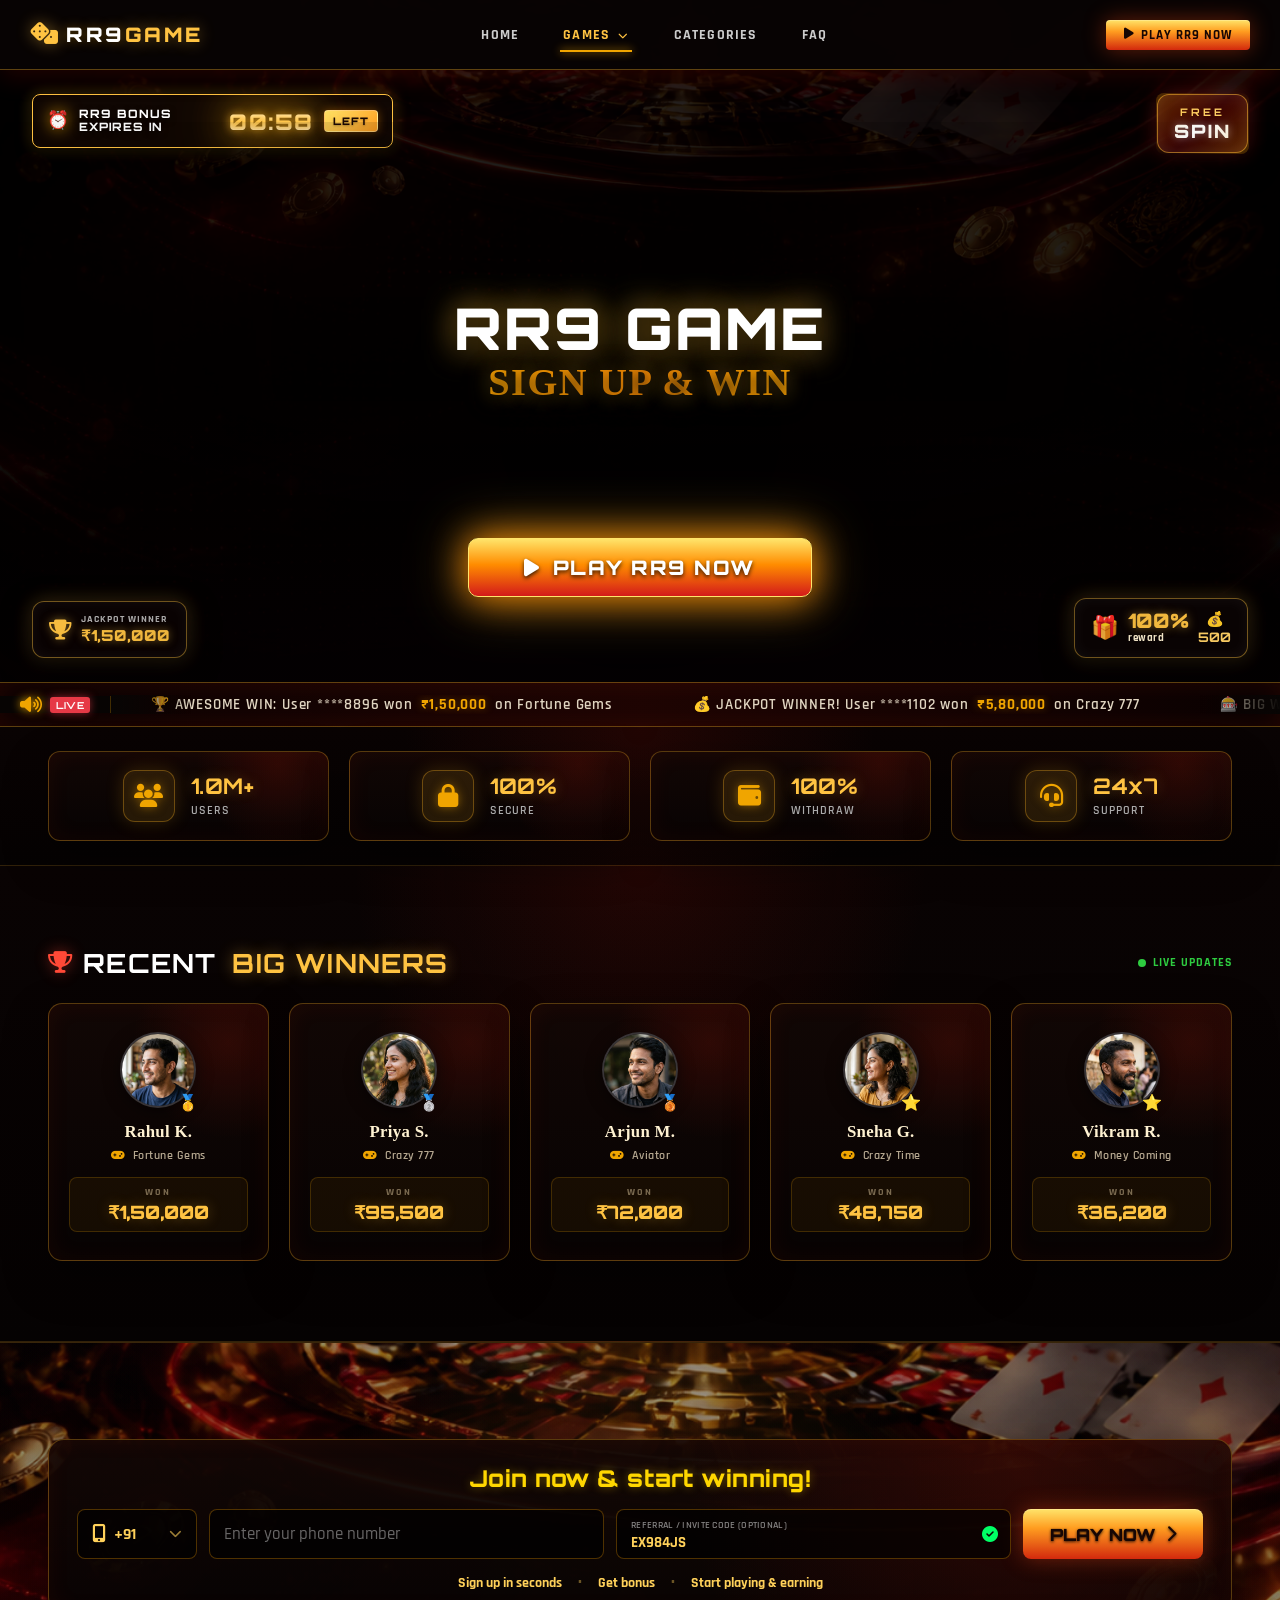
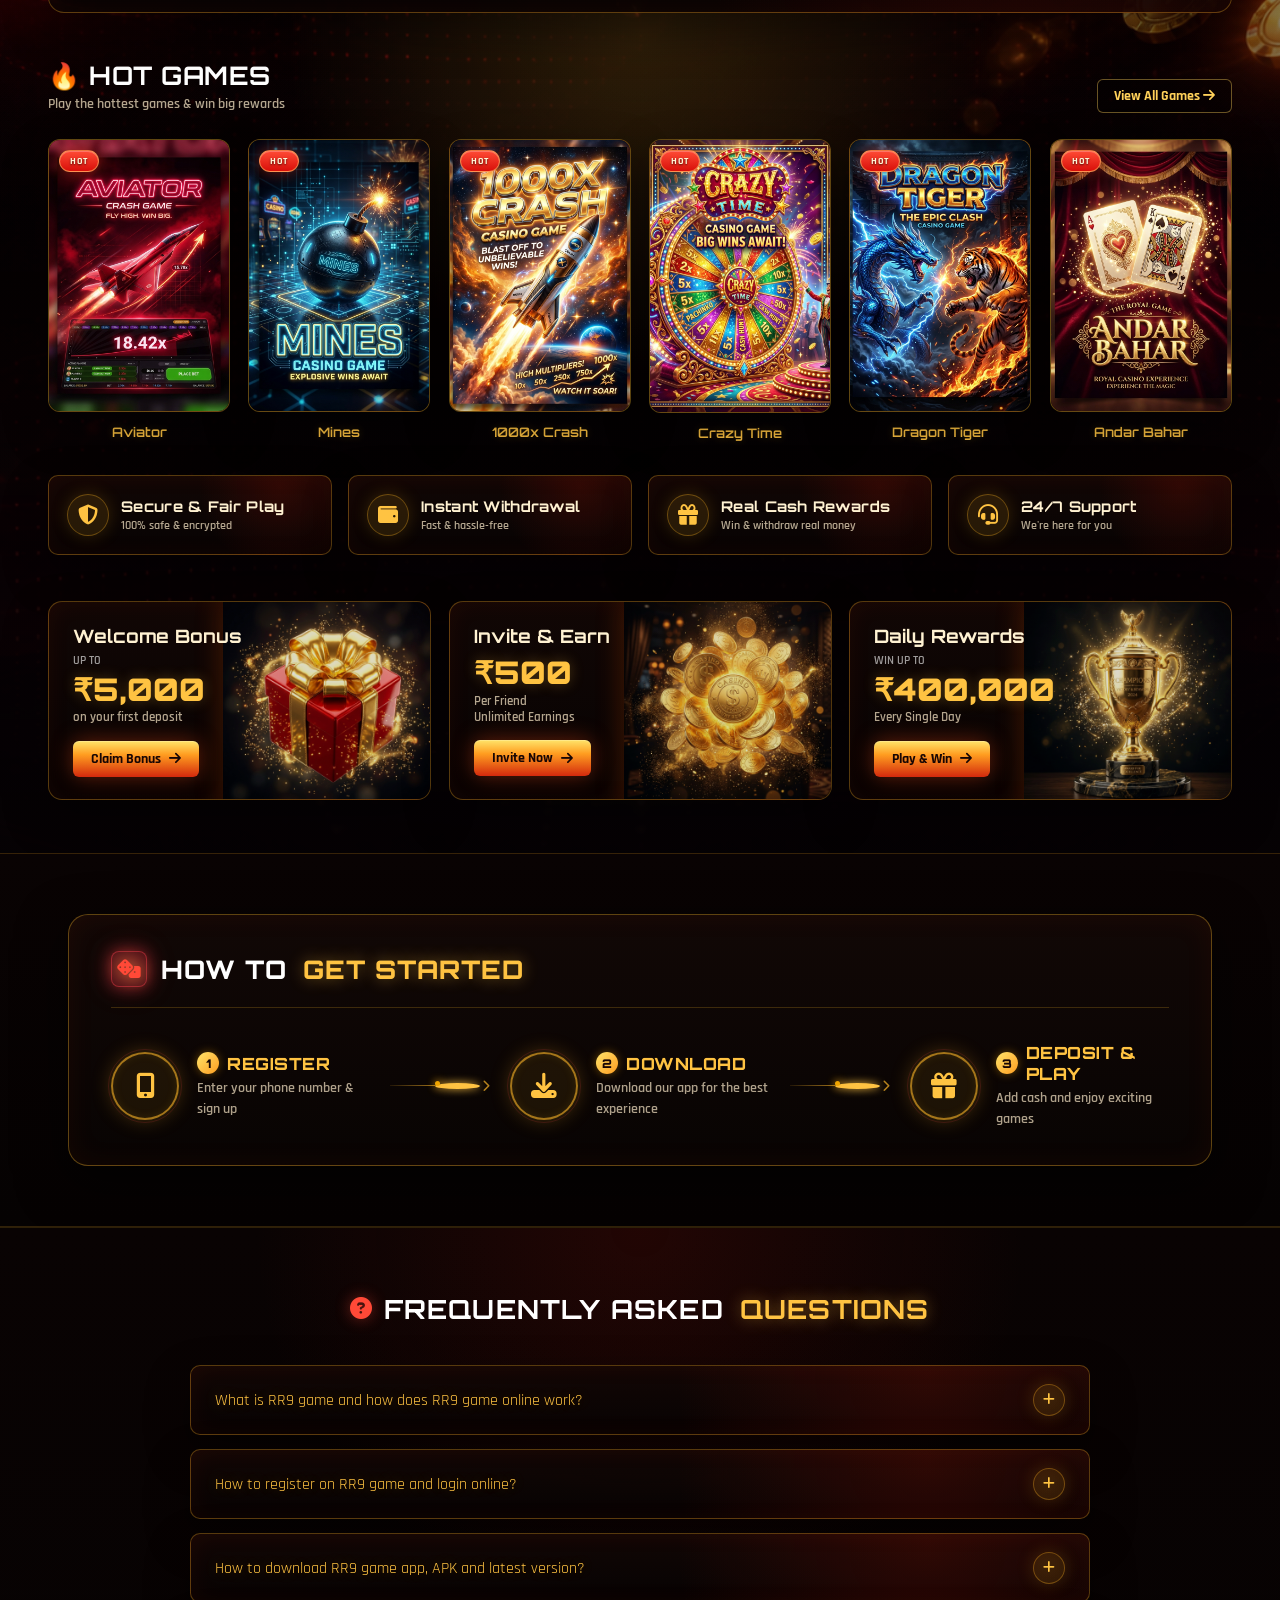
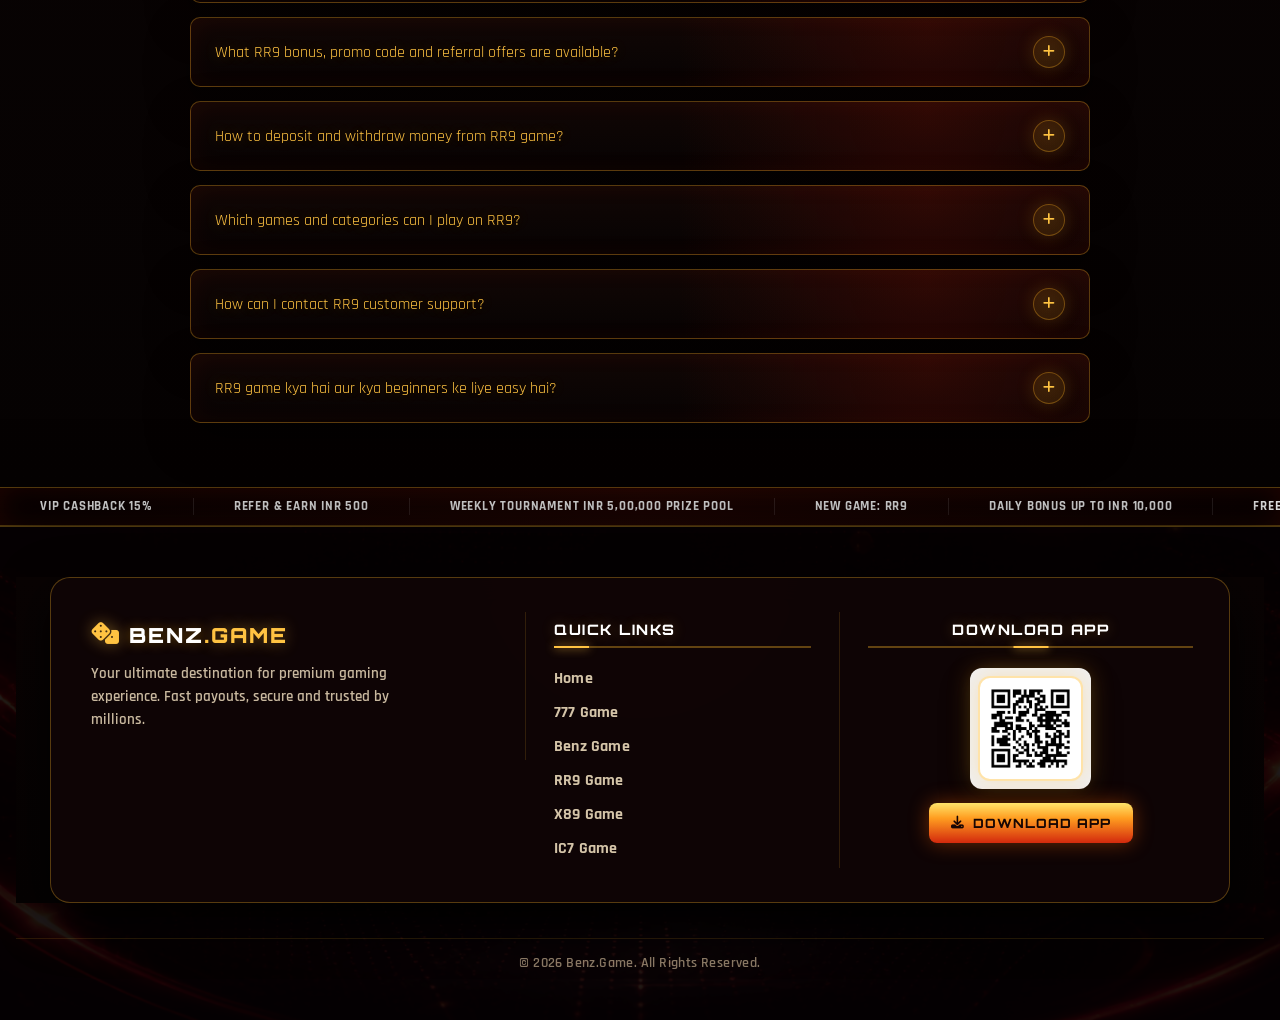
<file: games/RR9.html>
<!DOCTYPE html>
<html lang="en">

<head>
  <meta charset="UTF-8" />
  <meta name="viewport" content="width=device-width, initial-scale=1.0" />
  <title>RR9 Game - Benz.Game</title>
  <link rel="stylesheet" href="../style.css" />
  <link rel="stylesheet" href="style.css" />
  <link
    href="https://fonts.googleapis.com/css2?family=Rajdhani:wght@400;500;600;700&family=Orbitron:wght@400;700;900&display=swap"
    rel="stylesheet" />
  <link rel="stylesheet" href="https://cdnjs.cloudflare.com/ajax/libs/font-awesome/6.5.0/css/all.min.css" />
  <style>
    main {
      display: flex;
      flex-direction: column;
    }

    main > .hero {
      order: 1;
    }

    main > .live-ticker-bar {
      order: 2;
    }

    main > .stats-bar {
      order: 3;
    }

    main > .section-winners {
      order: 4;
    }

    main > .rr9-lobby {
      order: 5;
    }

    main > .section-howto {
      order: 6;
    }

    main > .section-faq {
      order: 7;
    }

    .game-page-hero {
      position: relative;
      overflow: hidden;
      padding: 140px 0 70px;
      background:
        radial-gradient(circle at 20% 18%, rgba(255, 31, 31, 0.22), transparent 34%),
        radial-gradient(circle at 82% 28%, rgba(255, 207, 74, 0.16), transparent 30%),
        linear-gradient(135deg, #090508 0%, #16080c 45%, #070406 100%);
    }

    .game-page-hero::after {
      content: "";
      position: absolute;
      inset: auto 0 0;
      height: 110px;
      background: linear-gradient(to bottom, transparent, #060408);
      pointer-events: none;
    }

    .game-detail-wrap {
      position: relative;
      z-index: 1;
      width: min(1180px, calc(100% - 40px));
      margin: 0 auto;
      display: grid;
      grid-template-columns: 1.05fr 0.95fr;
      gap: 42px;
      align-items: center;
    }

    .game-kicker {
      display: inline-flex;
      align-items: center;
      gap: 9px;
      padding: 8px 14px;
      border: 1px solid rgba(255, 207, 74, 0.38);
      border-radius: 999px;
      color: var(--gold);
      background: rgba(255, 207, 74, 0.08);
      font-weight: 700;
      letter-spacing: .7px;
      margin-bottom: 18px;
    }

    .game-page-title {
      font-family: 'Orbitron', sans-serif;
      font-size: clamp(2.6rem, 7vw, 5.8rem);
      line-height: .95;
      color: #fff;
      margin: 0 0 18px;
      text-transform: uppercase;
    }

    .game-page-title span {
      display: block;
      color: var(--gold);
      text-shadow: 0 0 28px rgba(255, 207, 74, .45);
    }

    .game-page-copy {
      max-width: 600px;
      color: rgba(255, 255, 255, .82);
      font-size: 1.12rem;
      line-height: 1.65;
      margin-bottom: 26px;
    }

    .game-actions {
      display: flex;
      flex-wrap: wrap;
      gap: 14px;
      align-items: center;
    }

    .btn-game-primary,
    .btn-game-secondary {
      display: inline-flex;
      align-items: center;
      justify-content: center;
      gap: 10px;
      min-height: 52px;
      padding: 0 24px;
      border-radius: 8px;
      border: 0;
      font-family: 'Rajdhani', sans-serif;
      font-weight: 800;
      font-size: 1rem;
      cursor: pointer;
      text-decoration: none;
    }

    .btn-game-primary {
      color: #160805;
      background: linear-gradient(135deg, var(--gold), #ff8d22);
      box-shadow: 0 14px 28px rgba(255, 146, 31, .24);
    }

    .btn-game-secondary {
      color: #fff;
      background: rgba(255, 255, 255, .08);
      border: 1px solid rgba(255, 255, 255, .16);
    }

    .rr9-preview {
      position: relative;
      min-height: 430px;
      border-radius: 8px;
      overflow: hidden;
      background: linear-gradient(145deg, rgba(255, 31, 31, .18), rgba(255, 207, 74, .08));
      border: 1px solid rgba(255, 255, 255, .12);
      box-shadow: 0 30px 80px rgba(0, 0, 0, .45);
    }

    .rr9-preview video {
      position: absolute;
      inset: 0;
      width: 100%;
      height: 100%;
      object-fit: cover;
      opacity: .72;
    }

    .rr9-preview-panel {
      position: absolute;
      inset: auto 24px 24px;
      padding: 22px;
      border-radius: 8px;
      background: rgba(7, 4, 6, .82);
      border: 1px solid rgba(255, 207, 74, .26);
      backdrop-filter: blur(10px);
    }

    .rr9-preview-panel h2 {
      margin: 0 0 8px;
      color: #fff;
      font-family: 'Orbitron', sans-serif;
      font-size: 1.35rem;
    }

    .rr9-preview-panel p {
      color: rgba(255, 255, 255, .78);
      margin: 0;
      line-height: 1.5;
    }

    .rr9-features {
      padding: 70px 0;
      background: #060408;
    }

    .feature-grid {
      width: min(1180px, calc(100% - 40px));
      margin: 0 auto;
      display: grid;
      grid-template-columns: repeat(4, 1fr);
      gap: 18px;
    }

    .feature-tile {
      padding: 24px;
      border-radius: 8px;
      background: rgba(255, 255, 255, .045);
      border: 1px solid rgba(255, 255, 255, .09);
    }

    .feature-tile i {
      color: var(--gold);
      font-size: 1.55rem;
      margin-bottom: 14px;
    }

    .feature-tile h3 {
      color: #fff;
      margin: 0 0 8px;
      font-size: 1.15rem;
    }

    .feature-tile p {
      color: rgba(255, 255, 255, .72);
      margin: 0;
      line-height: 1.45;
    }

    @media (max-width: 900px) {
      .game-detail-wrap {
        grid-template-columns: 1fr;
      }

      .rr9-preview {
        min-height: 330px;
      }

      .feature-grid {
        grid-template-columns: repeat(2, 1fr);
      }
    }

    @media (max-width: 560px) {
      .game-page-hero {
        padding-top: 112px;
      }

      .game-detail-wrap,
      .feature-grid {
        width: min(100% - 28px, 1180px);
      }

      .game-actions {
        align-items: stretch;
      }

      .btn-game-primary,
      .btn-game-secondary {
        width: 100%;
      }

      .feature-grid {
        grid-template-columns: 1fr;
      }
    }

    .rr9-lobby {
      position: relative;
      overflow: hidden;
      padding: 96px 0 54px;
      min-height: 720px;
      background: #050204 url("../assect/rr9-casino-banner-bg.png") center top / cover no-repeat;
    }

    .rr9-lobby::before {
      content: "";
      position: absolute;
      inset: 0;
      background:
        linear-gradient(180deg, rgba(5, 2, 4, .2) 0%, rgba(5, 2, 4, .08) 34%, rgba(5, 2, 4, .9) 100%),
        radial-gradient(circle at 50% 26%, rgba(255, 177, 43, .18), transparent 34%);
      pointer-events: none;
    }

    .rr9-shell {
      position: relative;
      z-index: 1;
      width: 100%;
      max-width: 1600px;
      margin: 0 auto;
      padding: 0 48px;
    }

    /* === REGISTER BOX === */
    .rr9-register-box {
      width: 100%;
      max-width: 100%;
      margin: 0 auto 28px;
      padding: 24px 28px 20px;
      border-radius: 16px;
      background: linear-gradient(180deg, rgba(20, 10, 5, 0.95) 0%, rgba(10, 5, 2, 0.98) 100%);
      border: 1.5px solid rgba(255, 161, 0, 0.5);
      box-shadow: 0 0 35px rgba(255, 120, 0, 0.25), inset 0 0 20px rgba(255, 60, 0, 0.15);
    }

    .rr9-register-title {
      margin: 0 0 16px;
      color: #ffd700;
      text-align: center;
      font-family: 'Orbitron', sans-serif;
      font-size: clamp(1.1rem, 2.4vw, 1.45rem);
      font-weight: 800;
      text-shadow: 0 0 10px rgba(255, 215, 0, 0.4);
      letter-spacing: 0.5px;
    }

    .rr9-register-row {
      display: grid;
      grid-template-columns: 120px 1fr 1fr 180px;
      gap: 12px;
      align-items: stretch;
    }

    .rr9-input-group {
      position: relative;
      display: flex;
      align-items: center;
      background: rgba(0, 0, 0, 0.65);
      border: 1px solid rgba(255, 161, 0, 0.3);
      border-radius: 8px;
      height: 50px;
      padding: 0 14px;
      transition: border-color 0.3s, box-shadow 0.3s;
    }

    .rr9-input-group:focus-within {
      border-color: rgba(255, 161, 0, 0.8);
      box-shadow: 0 0 8px rgba(255, 161, 0, 0.3);
    }

    .rr9-country-group {
      cursor: pointer;
      gap: 8px;
      color: #ffd15a;
      font-weight: 700;
      font-family: 'Rajdhani', sans-serif;
      font-size: 1rem;
      user-select: none;
    }

    .rr9-country-group i.fa-mobile-screen-button {
      font-size: 1.15rem;
    }

    .rr9-country-group i.rr9-chevron {
      font-size: 0.8rem;
      color: rgba(255, 209, 90, 0.6);
      margin-left: auto;
    }

    .rr9-phone-group input {
      width: 100%;
      height: 100%;
      background: transparent;
      border: none;
      outline: none;
      color: #fff;
      font-weight: 700;
      font-family: 'Rajdhani', sans-serif;
      font-size: 1.05rem;
    }

    .rr9-phone-group input::placeholder {
      color: rgba(255, 255, 255, 0.4);
      font-weight: 500;
    }

    .rr9-ref-group {
      flex-direction: column;
      align-items: flex-start;
      justify-content: center;
      padding: 4px 34px 2px 14px;
    }

    .rr9-ref-label-container {
      height: 14px;
      display: flex;
      align-items: center;
    }

    .rr9-ref-label {
      font-size: 0.65rem;
      color: rgba(255, 255, 255, 0.5);
      line-height: 1;
      font-weight: 600;
      font-family: 'Rajdhani', sans-serif;
      text-transform: uppercase;
      letter-spacing: 0.3px;
    }

    .rr9-ref-input {
      background: transparent;
      border: none;
      outline: none;
      color: #ffd15a;
      font-weight: 700;
      font-family: 'Rajdhani', sans-serif;
      font-size: 0.95rem;
      width: 100%;
    }

    .rr9-check-icon {
      position: absolute;
      right: 12px;
      top: 50%;
      transform: translateY(-50%);
      color: #00ff66;
      font-size: 1rem;
      display: flex;
      align-items: center;
    }

    .rr9-play-btn {
      height: 50px;
      display: inline-flex;
      align-items: center;
      justify-content: center;
      gap: 10px;
      border-radius: 8px;
      border: none;
      background: linear-gradient(135deg, #d31a1a 0%, #ff8c00 50%, #d31a1a 100%);
      color: #fff;
      font-family: 'Orbitron', sans-serif;
      font-size: 1.05rem;
      font-weight: 900;
      text-decoration: none;
      text-transform: uppercase;
      text-shadow: 0 1px 3px rgba(0, 0, 0, 0.8);
      box-shadow: 0 0 20px rgba(255, 140, 0, 0.4);
      cursor: pointer;
      transition: transform 0.2s, box-shadow 0.2s;
      animation: pulseGlow 2s infinite alternate;
    }

    .rr9-play-btn:hover {
      transform: scale(1.02);
      box-shadow: 0 0 28px rgba(255, 140, 0, 0.6);
      color: #fff;
    }

    @keyframes pulseGlow {
      0% { box-shadow: 0 0 15px rgba(255, 140, 0, 0.3); }
      100% { box-shadow: 0 0 30px rgba(255, 140, 0, 0.6); }
    }

    .rr9-mini-steps {
      display: flex;
      justify-content: center;
      gap: 16px;
      align-items: center;
      flex-wrap: wrap;
      margin-top: 14px;
      color: #ffd15a;
      font-size: 0.88rem;
      font-weight: 700;
      font-family: 'Rajdhani', sans-serif;
    }

    .rr9-mini-steps .sep {
      color: rgba(255, 209, 90, 0.4);
      font-size: 1.2rem;
      line-height: 1;
    }

    /* === HOT GAMES === */
    .rr9-section-head {
      margin-top: 36px;
      margin-bottom: 16px;
      display: flex;
      justify-content: space-between;
      align-items: flex-end;
    }

    .rr9-section-title-wrap {
      display: flex;
      flex-direction: column;
      gap: 4px;
    }

    .rr9-heading {
      font-size: 1.6rem;
      font-weight: 700;
      color: #fff;
      font-family: 'Orbitron', sans-serif;
      text-transform: uppercase;
      letter-spacing: 0.5px;
      margin: 0;
    }

    .rr9-subheading {
      color: rgba(255, 255, 255, 0.5);
      font-size: 0.88rem;
      margin: 0;
      font-family: 'Rajdhani', sans-serif;
      font-weight: 600;
    }

    .rr9-view-all {
      font-family: 'Rajdhani', sans-serif;
      font-size: 0.85rem;
      font-weight: 800;
      color: #ffd15a;
      border: 1px solid rgba(255, 209, 90, 0.4);
      background: rgba(0, 0, 0, 0.3);
      padding: 7px 16px;
      border-radius: 6px;
      text-decoration: none;
      transition: background 0.2s, border-color 0.2s;
    }

    .rr9-view-all:hover {
      background: rgba(255, 209, 90, 0.1);
      border-color: rgba(255, 209, 90, 0.8);
      color: #ffd15a;
    }

    .rr9-games {
      display: grid;
      grid-template-columns: repeat(6, 1fr);
      gap: 14px;
    }

    .rr9-game-card-wrapper {
      display: flex;
      flex-direction: column;
      align-items: center;
      gap: 8px;
    }

    .rr9-game-card {
      position: relative;
      width: 100%;
      aspect-ratio: 2/3;
      border-radius: 12px;
      overflow: hidden;
      border: 1px solid rgba(255, 161, 0, 0.4);
      background: #0f090b;
      box-shadow: 0 4px 15px rgba(0, 0, 0, 0.6);
      transition: transform 0.3s, border-color 0.3s, box-shadow 0.3s;
      cursor: pointer;
      display: block;
    }

    .rr9-game-card:hover {
      transform: translateY(-6px);
      border-color: #ffa100;
      box-shadow: 0 10px 25px rgba(255, 161, 0, 0.3);
    }

    .rr9-game-card img {
      width: 100%;
      height: 100%;
      object-fit: cover;
      display: block;
    }

    .rr9-hot {
      position: absolute;
      top: 8px;
      left: 8px;
      z-index: 3;
      background: #ff1a1a;
      color: #fff;
      font-size: 0.65rem;
      font-weight: 900;
      padding: 3px 8px;
      border-radius: 4px;
      text-transform: uppercase;
      font-family: 'Rajdhani', sans-serif;
      letter-spacing: 0.5px;
    }

    .rr9-game-label {
      color: rgba(255, 255, 255, 0.7);
      font-size: 0.82rem;
      font-weight: 600;
      text-align: center;
      font-family: 'Orbitron', sans-serif;
      transition: color 0.3s;
    }

    .rr9-game-card-wrapper:hover .rr9-game-label {
      color: #ffd15a;
    }

    /* === TRUST ROW === */
    .rr9-trust-row {
      display: grid;
      grid-template-columns: repeat(4, 1fr);
      gap: 14px;
      margin-top: 24px;
    }

    .rr9-trust-item {
      display: flex;
      align-items: center;
      gap: 12px;
      background: rgba(20, 10, 5, 0.75);
      border: 1px solid rgba(255, 161, 0, 0.25);
      border-radius: 10px;
      padding: 14px 18px;
      box-shadow: 0 4px 15px rgba(0, 0, 0, 0.4);
    }

    .rr9-trust-icon-box {
      width: 42px;
      height: 42px;
      display: flex;
      align-items: center;
      justify-content: center;
      background: rgba(255, 161, 0, 0.12);
      border: 1px solid rgba(255, 161, 0, 0.35);
      border-radius: 50%;
      color: #ffd15a;
      font-size: 1.25rem;
      flex-shrink: 0;
    }

    .rr9-trust-text {
      display: flex;
      flex-direction: column;
    }

    .rr9-trust-text h3 {
      margin: 0;
      color: #fff;
      font-size: 0.92rem;
      font-weight: 700;
      font-family: 'Orbitron', sans-serif;
      letter-spacing: 0.3px;
    }

    .rr9-trust-text p {
      margin: 2px 0 0 0;
      color: rgba(255, 255, 255, 0.5);
      font-size: 0.75rem;
      font-family: 'Rajdhani', sans-serif;
      font-weight: 600;
    }

    /* === PROMOTION ROW === */
    .rr9-promo-row {
      display: grid;
      grid-template-columns: repeat(3, 1fr);
      gap: 16px;
      margin-top: 24px;
    }

    .rr9-promo-card {
      position: relative;
      display: flex;
      align-items: center;
      justify-content: space-between;
      background: linear-gradient(135deg, rgba(35, 12, 8, 0.95) 0%, rgba(15, 6, 4, 0.98) 100%);
      border: 1px solid rgba(255, 90, 0, 0.35);
      border-radius: 14px;
      padding: 22px 24px;
      overflow: hidden;
      box-shadow: 0 4px 20px rgba(0, 0, 0, 0.6), inset 0 0 15px rgba(255, 60, 0, 0.05);
      transition: transform 0.3s, border-color 0.3s, box-shadow 0.3s;
    }

    .rr9-promo-card:hover {
      transform: translateY(-5px);
      border-color: #ffa100;
      box-shadow: 0 8px 25px rgba(255, 90, 0, 0.25);
    }

    .rr9-promo-content {
      display: flex;
      flex-direction: column;
      align-items: flex-start;
      z-index: 2;
    }

    .rr9-promo-title {
      color: #fff;
      font-size: 1.15rem;
      font-weight: 700;
      font-family: 'Orbitron', sans-serif;
      margin-bottom: 4px;
    }

    .rr9-promo-sub {
      color: rgba(255, 255, 255, 0.6);
      font-size: 0.75rem;
      font-weight: 600;
      margin-top: 2px;
      font-family: 'Rajdhani', sans-serif;
      text-transform: uppercase;
    }

    .rr9-promo-value {
      color: #ffd15a;
      font-size: 1.95rem;
      font-weight: 900;
      font-family: 'Orbitron', sans-serif;
      line-height: 1.1;
      margin: 4px 0;
      text-shadow: 0 0 10px rgba(255, 209, 90, 0.25);
    }

    .rr9-promo-desc {
      color: rgba(255, 255, 255, 0.65);
      font-size: 0.82rem;
      font-weight: 600;
      margin-bottom: 14px;
      line-height: 1.25;
      font-family: 'Rajdhani', sans-serif;
    }

    .rr9-promo-btn {
      height: 36px;
      padding: 0 18px;
      display: inline-flex;
      align-items: center;
      gap: 8px;
      border-radius: 6px;
      background: linear-gradient(180deg, #ffd861 0%, #e19018 100%);
      color: #170806;
      font-weight: 800;
      font-size: 0.85rem;
      font-family: 'Rajdhani', sans-serif;
      text-decoration: none;
      transition: opacity 0.2s, transform 0.2s;
      cursor: pointer;
    }

    .rr9-promo-btn:hover {
      transform: scale(1.03);
      color: #170806;
    }

    .rr9-promo-image {
      position: absolute;
      right: -10px;
      bottom: -10px;
      height: 110%;
      width: auto;
      object-fit: contain;
      z-index: 1;
      pointer-events: none;
      filter: drop-shadow(0 5px 15px rgba(255, 90, 0, 0.3));
      transition: transform 0.4s;
    }

    .rr9-promo-card:hover .rr9-promo-image {
      transform: scale(1.08) rotate(3deg);
    }

    /* === RESPONSIVENESS === */
    @media (max-width: 980px) {
      .rr9-register-row {
        grid-template-columns: 1fr 1fr;
        gap: 12px;
      }
      .rr9-games {
        grid-template-columns: repeat(3, 1fr);
      }
      .rr9-trust-row {
        grid-template-columns: repeat(2, 1fr);
      }
      .rr9-promo-row {
        grid-template-columns: 1fr;
      }
      .rr9-promo-image {
        height: 100px;
        right: 10px;
        bottom: 10px;
      }
    }

    @media (max-width: 620px) {
      .rr9-lobby {
        padding-top: 86px;
      }
      .rr9-shell {
        padding: 0 20px;
      }
      .rr9-register-row {
        grid-template-columns: 1fr;
      }
      .rr9-games {
        grid-template-columns: repeat(2, 1fr);
      }
      .rr9-trust-row {
        grid-template-columns: 1fr;
      }
      .rr9-section-head {
        align-items: flex-start;
        flex-direction: column;
        gap: 12px;
      }
      .rr9-view-all {
        width: 100%;
        text-align: center;
      }
    }

    /* ===== RR9 PAGE THEME OVERRIDES ===== */
    body {
      background:
        radial-gradient(circle at 10% 18%, rgba(164, 14, 8, .25), transparent 26%),
        radial-gradient(circle at 88% 12%, rgba(255, 183, 38, .16), transparent 28%),
        linear-gradient(180deg, #050104 0%, #100303 42%, #050203 100%);
      color: #f7e6c6;
    }

    body::before {
      content: "";
      position: fixed;
      inset: 0;
      z-index: -1;
      background:
        linear-gradient(180deg, rgba(5, 1, 4, .15), rgba(5, 1, 4, .9)),
        url("../assect/rr9-casino-banner-bg.png") center top / cover no-repeat;
      opacity: .28;
      pointer-events: none;
    }

    .navbar {
      background: rgba(5, 1, 3, .96);
      border-bottom: 1px solid rgba(255, 184, 41, .28);
      box-shadow: 0 8px 24px rgba(150, 9, 4, .2);
    }

    .hero {
      background:
        radial-gradient(circle at 74% 32%, rgba(255, 149, 25, .22), transparent 31%),
        radial-gradient(circle at 18% 48%, rgba(186, 13, 9, .28), transparent 38%),
        linear-gradient(155deg, #060103 0%, #180404 46%, #050102 100%);
    }

    .hero::before {
      content: "";
      position: absolute;
      inset: 0;
      background: url("../assect/rr9-casino-banner-bg.png") center top / cover no-repeat;
      opacity: .18;
      pointer-events: none;
    }

    .hero-container {
      align-items: center;
    }

    .hero-content {
      position: absolute !important;
      inset: 0 !important;
      z-index: 7;
      width: 100% !important;
      min-width: 0 !important;
      max-width: none !important;
      padding: 0 !important;
      pointer-events: none;
      display: block !important;
    }

    .hero-timer {
      position: absolute;
      top: 12px;
      left: 34px;
      transform: none;
      width: min(390px, calc(100% - 68px));
      margin: 0;
      z-index: 15;
    }

    .timer-inner {
      min-height: 54px;
      display: grid;
      grid-template-columns: auto 1fr auto auto;
      gap: 12px;
      align-items: center;
      padding: 8px 16px;
      border-radius: 12px;
      background: rgba(18, 7, 7, 0.92);
      border: 1.5px solid rgba(255, 195, 66, 0.45);
      box-shadow: 
        0 8px 24px rgba(0, 0, 0, 0.6), 
        0 0 15px rgba(255, 195, 66, 0.12);
      transform: translate3d(0, 0, 0);
      will-change: transform;
      animation: timerPulse 3s ease-in-out infinite alternate;
    }

    @keyframes timerPulse {
      0% { border-color: rgba(255, 195, 66, 0.35); box-shadow: 0 8px 32px rgba(0, 0, 0, 0.5), 0 0 15px rgba(255, 195, 66, 0.1); }
      100% { border-color: rgba(255, 195, 66, 0.6); box-shadow: 0 8px 32px rgba(0, 0, 0, 0.5), 0 0 25px rgba(255, 195, 66, 0.3); }
    }

    .timer-inner::before,
    .timer-inner::after {
      display: none;
    }

    .timer-icon {
      font-size: 1.25rem;
      animation: pulseDot 1.5s ease-in-out infinite alternate;
    }

    @keyframes pulseDot {
      from { transform: scale(0.95); filter: drop-shadow(0 0 2px rgba(255, 255, 255, 0.2)); }
      to { transform: scale(1.15); filter: drop-shadow(0 0 8px rgba(255, 195, 66, 0.8)); }
    }

    .timer-label {
      font-family: 'Rajdhani', sans-serif;
      font-weight: 700;
      letter-spacing: 1px;
      line-height: 1.1;
      max-width: 140px;
      font-size: .8rem;
      color: rgba(255, 255, 255, 0.9);
    }

    .timer-display {
      font-family: 'Orbitron', sans-serif;
      font-weight: 700;
      white-space: nowrap;
      min-width: 74px;
      font-size: clamp(1.25rem, 2vw, 1.72rem);
      letter-spacing: 2px;
      color: #ffc342;
      text-shadow: 0 0 10px rgba(255, 195, 66, 0.5);
    }

    .timer-tag {
      font-family: 'Orbitron', sans-serif;
      font-weight: 900;
      padding: 5px 10px;
      font-size: .68rem;
      background: linear-gradient(135deg, #ffc342, #ff9000);
      color: #000;
      border-radius: 4px;
      box-shadow: 0 0 10px rgba(255, 144, 0, 0.4);
    }

    .live-badge {
      width: fit-content;
      max-width: 100%;
      margin-bottom: 24px;
      color: #fff2ce;
      background: rgba(10, 3, 2, .78);
      border: 1px solid rgba(255, 196, 54, .45);
      box-shadow: 0 0 18px rgba(255, 102, 25, .14);
    }

    .hero-title {
      max-width: 520px;
      margin-bottom: 28px;
      font-size: clamp(2.65rem, 4.9vw, 5rem);
      line-height: .98;
    }

    .hero-title-line {
      max-width: 520px;
    }

    .hero-highlight {
      font-size: clamp(2.45rem, 4.8vw, 4.9rem);
      line-height: .95;
      max-width: none;
      white-space: nowrap;
    }

    .hero-subtitle {
      max-width: 470px;
      margin-bottom: 26px;
      color: rgba(255, 235, 202, .9);
      font-size: 1.05rem;
      line-height: 1.55;
    }

    .hero-subtitle strong {
      color: #ffd46a;
      font-style: normal;
      text-shadow: 0 0 10px rgba(255, 196, 54, .35);
    }

    .trust-badges {
      gap: 10px;
      margin-bottom: 28px;
    }

    .trust-item {
      min-width: 102px;
      min-height: 50px;
      background: rgba(26, 7, 4, .72);
      border-color: rgba(255, 183, 38, .32);
    }

    .hero-cta .btn-cta-primary {
      min-width: 250px;
      min-height: 48px;
      justify-content: center;
      font-family: 'Orbitron', sans-serif;
      font-size: 1.05rem;
      font-weight: 900;
      letter-spacing: 1.5px;
      border-radius: 8px;
      text-transform: uppercase;
      background: linear-gradient(180deg, #ffe46a 0%, #ff9d20 38%, #d3290d 100%);
      color: #170604;
      border: 1px solid rgba(255, 222, 115, 0.72);
      box-shadow: 
        0 0 25px rgba(255, 115, 0, 0.5), 
        inset 0 1px 0 rgba(255, 255, 255, 0.3);
      position: relative;
      overflow: hidden;
      cursor: pointer;
      transition: transform 0.2s, box-shadow 0.2s;
      animation: btnPulse 2s infinite alternate;
    }

    @keyframes btnPulse {
      0% { box-shadow: 0 0 15px rgba(255, 115, 0, 0.35), inset 0 1px 0 rgba(255, 255, 255, 0.2); }
      100% { box-shadow: 0 0 35px rgba(255, 115, 0, 0.7), inset 0 1px 0 rgba(255, 255, 255, 0.4); }
    }

    .hero-cta .btn-cta-primary:hover {
      transform: scale(1.04);
      box-shadow: 
        0 0 45px rgba(255, 180, 30, 0.95), 
        inset 0 1px 0 rgba(255, 255, 255, 0.5);
    }

    .hero-cta .btn-cta-primary::after {
      content: '';
      position: absolute;
      top: 0;
      left: -100%;
      width: 100%;
      height: 100%;
      background: linear-gradient(90deg, transparent, rgba(255, 255, 255, 0.4), transparent);
      animation: shimmerBtn 3.5s infinite;
    }

    @keyframes shimmerBtn {
      0% { left: -100%; }
      20%, 100% { left: 100%; }
    }

    .hero-cta {
      position: absolute;
      left: 50%;
      top: auto;
      bottom: 74px;
      transform: translateX(-50%);
      align-items: center;
      pointer-events: auto;
      z-index: 8;
    }

    @media (min-width: 901px) {
      .hero-container {
        position: static !important;
        height: 100% !important;
        display: block !important;
      }

      .hero-content {
        position: absolute !important;
        inset: 0 !important;
        display: block !important;
        height: 100% !important;
        width: 100% !important;
      }

      .hero-cta {
        top: 53.5%;
        bottom: auto;
        transform: translate(-50%, -50%);
        z-index: 10;
      }
    }

    .cta-sub {
      max-width: 360px;
      color: rgba(255, 224, 183, .58);
      font-size: .84rem;
      line-height: 1.4;
    }

    .hero-visual {
      top: 0;
      right: 0;
      bottom: 0;
      left: 0;
      width: 100%;
      max-width: none;
      height: 100%;
      margin-top: 0;
      border: 0;
      border-radius: 0;
    }

    .hero-video-wrapper {
      position: absolute;
      inset: 0;
      width: 100%;
      height: 100%;
    }

    .hero-video {
      width: 100%;
      height: 100%;
      object-fit: cover;
      transform: translate3d(0,0,0);
      backface-visibility: hidden;
    }

    .hero-visual::before {
      background:
        linear-gradient(180deg, rgba(0, 0, 0, .34) 0%, rgba(0, 0, 0, .05) 26%, rgba(0, 0, 0, .08) 55%, rgba(0, 0, 0, .76) 100%),
        linear-gradient(90deg, rgba(0, 0, 0, .5) 0%, rgba(0, 0, 0, 0) 28%, rgba(0, 0, 0, 0) 72%, rgba(0, 0, 0, .48) 100%);
    }

    .hero-visual::after {
      background: linear-gradient(180deg, transparent 56%, rgba(5, 1, 3, .86) 100%);
    }

    .hero-video-title {
      position: absolute;
      left: 0;
      right: 0;
      top: auto;
      bottom: 138px;
      z-index: 6;
      margin-left: auto;
      margin-right: auto;
      width: min(92%, 680px);
      margin-top: 0;
      margin-bottom: 0;
      color: #fff;
      font-family: 'Orbitron', sans-serif;
      font-size: clamp(2.2rem, 3.8vw, 4rem);
      font-style: normal;
      font-weight: 900;
      line-height: .98;
      text-align: center;
      pointer-events: none;
      text-transform: uppercase;
      letter-spacing: 1px;
      background: radial-gradient(circle, rgba(0,0,0,0.65) 0%, rgba(0,0,0,0) 80%);
      padding: 20px 40px;
    }

    .hero-video-title .hero-title-line {
      color: #ffffff;
      text-shadow: 0 2px 10px rgba(0, 0, 0, 0.9), 0 0 15px rgba(255, 255, 255, 0.2);
    }

    .hero-video-title .hero-highlight {
      display: block;
      margin-top: 4px;
      font-size: .8em;
      white-space: nowrap;
      background: linear-gradient(90deg, #ffd700, #ff8c00, #ffd700);
      -webkit-background-clip: text;
      -webkit-text-fill-color: transparent;
      background-clip: text;
      filter: drop-shadow(0 2px 8px rgba(0,0,0,0.8));
      text-shadow: 0 0 20px rgba(255, 140, 0, 0.5);
    }

    /* ===== PREMIUM BADGES GLASSMORPHISM OVERRIDES ===== */
    .free-spin-badge {
      position: absolute;
      top: 10%;
      right: 4%;
      z-index: 5;
      background: rgba(139, 0, 0, 0.35) !important;
      backdrop-filter: blur(12px) !important;
      -webkit-backdrop-filter: blur(12px) !important;
      border: 1.5px solid rgba(255, 195, 66, 0.55) !important;
      padding: 10px 16px !important;
      border-radius: 12px !important;
      box-shadow: 
        0 10px 30px rgba(0, 0, 0, 0.6), 
        0 0 20px rgba(255, 50, 50, 0.35),
        inset 0 0 15px rgba(255, 255, 255, 0.1) !important;
      transition: transform 0.3s, box-shadow 0.3s !important;
    }

    .free-spin-badge:hover {
      transform: translateY(-4px) scale(1.05) !important;
      box-shadow: 
        0 15px 35px rgba(0, 0, 0, 0.7), 
        0 0 30px rgba(255, 50, 50, 0.55),
        inset 0 0 20px rgba(255, 255, 255, 0.15) !important;
    }

    .badge-label {
      font-family: 'Orbitron', sans-serif !important;
      font-weight: 700 !important;
      font-size: .65rem !important;
      letter-spacing: 3px !important;
      color: #ffd166 !important;
    }

    .badge-main {
      font-family: 'Orbitron', sans-serif !important;
      font-weight: 900 !important;
      font-size: 1.15rem !important;
      letter-spacing: 2px !important;
      text-shadow: 0 0 8px rgba(255, 255, 255, 0.5) !important;
    }

    .reward-card {
      position: absolute;
      bottom: 14%;
      right: 4%;
      z-index: 5;
      background: rgba(15, 7, 7, 0.65) !important;
      backdrop-filter: blur(12px) !important;
      -webkit-backdrop-filter: blur(12px) !important;
      border: 1.5px solid rgba(255, 195, 66, 0.45) !important;
      padding: 12px 16px !important;
      border-radius: 12px !important;
      box-shadow: 
        0 10px 30px rgba(0, 0, 0, 0.6), 
        0 0 20px rgba(255, 195, 66, 0.25),
        inset 0 0 15px rgba(255, 255, 255, 0.05) !important;
      transition: transform 0.3s, box-shadow 0.3s !important;
    }

    .reward-card:hover {
      transform: translateY(-4px) scale(1.05) !important;
      box-shadow: 
        0 15px 35px rgba(0, 0, 0, 0.7), 
        0 0 30px rgba(255, 195, 66, 0.4),
        inset 0 0 20px rgba(255, 255, 255, 0.1) !important;
    }

    .reward-percent {
      font-family: 'Orbitron', sans-serif !important;
      font-weight: 900 !important;
      font-size: 1.25rem !important;
      color: #ffc342 !important;
      text-shadow: 0 0 10px rgba(255, 195, 66, 0.5) !important;
    }

    .reward-label {
      font-family: 'Rajdhani', sans-serif !important;
      font-weight: 700 !important;
      letter-spacing: 0.5px !important;
      font-size: .7rem !important;
      color: #fff2d2 !important;
    }

    .coin-value {
      font-family: 'Orbitron', sans-serif !important;
      font-weight: 700 !important;
      font-size: .82rem !important;
      color: #ffd166 !important;
    }

    .jackpot-winner {
      position: absolute;
      bottom: 5%;
      left: 4%;
      z-index: 5;
      background: rgba(15, 5, 5, 0.65) !important;
      backdrop-filter: blur(12px) !important;
      -webkit-backdrop-filter: blur(12px) !important;
      border: 1.5px solid rgba(255, 195, 66, 0.45) !important;
      padding: 10px 16px !important;
      border-radius: 12px !important;
      box-shadow: 
        0 10px 30px rgba(0, 0, 0, 0.6), 
        0 0 20px rgba(255, 195, 66, 0.25),
        inset 0 0 15px rgba(255, 255, 255, 0.05) !important;
      transition: transform 0.3s, box-shadow 0.3s !important;
    }

    .jackpot-winner:hover {
      transform: translateY(-4px) scale(1.05) !important;
      box-shadow: 
        0 15px 35px rgba(0, 0, 0, 0.7), 
        0 0 30px rgba(255, 195, 66, 0.4),
        inset 0 0 20px rgba(255, 255, 255, 0.1) !important;
    }

    .jackpot-winner i {
      font-size: 1.25rem !important;
      color: #ffc342 !important;
      filter: drop-shadow(0 0 5px rgba(255, 195, 66, 0.5)) !important;
    }

    .jackpot-label {
      font-family: 'Rajdhani', sans-serif !important;
      font-weight: 700 !important;
      font-size: .65rem !important;
      color: rgba(255, 255, 255, 0.7) !important;
      letter-spacing: 1px !important;
    }

    .jackpot-amount {
      font-family: 'Orbitron', sans-serif !important;
      font-weight: 900 !important;
      font-size: .95rem !important;
      color: #ffc342 !important;
      text-shadow: 0 0 8px rgba(255, 195, 66, 0.5) !important;
    }

    @media (max-width: 980px) {
      .hero {
        height: 580px !important;
      }

      .hero-content {
        max-width: 100%;
        text-align: center;
      }

      .hero-timer,
      .hero-title,
      .hero-title-line,
      .hero-highlight,
      .hero-subtitle,
      .cta-sub {
        margin-left: auto;
        margin-right: auto;
      }

      .live-badge {
        margin-left: auto;
        margin-right: auto;
      }
    }

    @media (max-width: 560px) {
      .hero {
        height: 380px !important;
      }
 
      .hero-timer {
        top: 8px;
        left: 8px;
        right: 8px;
        margin: 0 auto;
        width: calc(100% - 16px);
      }
 
      .hero-cta {
        top: auto !important;
        bottom: 18px !important;
        left: 50% !important;
        transform: translateX(-50%) !important;
        width: min(85%, 260px) !important;
      }
 
      .hero-video-title {
        display: block !important;
        position: absolute !important;
        left: 0 !important;
        right: 0 !important;
        top: auto !important;
        bottom: 76px !important;
        margin-left: auto !important;
        margin-right: auto !important;
        width: min(92%, 360px) !important;
        font-size: 1.45rem !important;
        padding: 8px 16px !important;
        background: radial-gradient(circle, rgba(0,0,0,0.75) 0%, rgba(0,0,0,0) 85%) !important;
      }

      .free-spin-badge {
        display: block !important;
        position: absolute !important;
        top: 64px !important;
        right: 12px !important;
        width: 50px !important;
        height: 50px !important;
        padding: 2px 4px !important;
        border-radius: 8px !important;
      }
      .free-spin-badge .badge-main {
        font-size: .7rem !important;
        letter-spacing: 1px !important;
      }
      .free-spin-badge .badge-label {
        font-size: .45rem !important;
        letter-spacing: 1px !important;
      }
 
      /* Hide secondary cards on mobile to prevent overlapping with CTA */
      .reward-card,
      .jackpot-winner {
        display: none !important;
      }
 
      .timer-inner {
        grid-template-columns: auto 1fr auto;
        min-height: 40px;
        padding: 5px 10px;
      }
 
      .timer-tag {
        display: none;
      }

      .hero-title {
        font-size: 2.25rem;
      }

      .hero-highlight {
        font-size: 2.12rem;
        white-space: nowrap;
      }

      .hero-subtitle {
        font-size: .98rem;
      }

      .trust-badges {
        justify-content: center;
      }
    }

    .logo-icon,
    .logo-accent,
    .accent {
      color: #ffc342;
      text-shadow: 0 0 16px rgba(255, 195, 66, .45);
    }

    .nav-link:hover,
    .nav-link.active,
    .mobile-menu a:hover {
      color: #ffc342;
    }

    .btn-download-nav,
    .btn-cta-primary,
    .btn-vip-join,
    .btn-claim,
    .btn-download-app,
    .rr9-play-btn,
    .rr9-promo-btn {
      background: linear-gradient(180deg, #ffe46a 0%, #ff9d20 38%, #d3290d 100%);
      color: #170604;
      border-color: rgba(255, 222, 115, .72);
      box-shadow: 0 0 22px rgba(255, 76, 22, .38), inset 0 1px 0 rgba(255, 255, 255, .22);
    }

    .live-ticker-bar,
    .promo-strip {
      background: linear-gradient(90deg, rgba(7, 2, 2, .96), rgba(28, 5, 3, .96), rgba(7, 2, 2, .96));
      border-top: 1px solid rgba(255, 183, 38, .34);
      border-bottom: 1px solid rgba(255, 183, 38, .34);
      box-shadow: inset 0 0 28px rgba(180, 22, 8, .16);
    }

    .stats-bar,
    .section-winners,
    .section-faq,
    .footer,
    .footer-top,
    .footer-bottom {
      background:
        radial-gradient(circle at 50% 0%, rgba(149, 18, 8, .18), transparent 36%),
        linear-gradient(180deg, #090303 0%, #050202 100%);
      border-color: rgba(255, 183, 38, .16);
    }

    .stat-item,
    .winner-card,
    .faq-item,
    .footer-col,
    .rr9-register-box,
    .rr9-game-card,
    .rr9-trust-item,
    .rr9-promo-card {
      background:
        radial-gradient(circle at 82% 15%, rgba(188, 25, 9, .18), transparent 34%),
        linear-gradient(180deg, rgba(18, 7, 5, .94), rgba(7, 3, 3, .94));
      border-color: rgba(255, 174, 35, .32);
      box-shadow: 0 18px 44px rgba(0, 0, 0, .38), inset 0 0 24px rgba(255, 56, 20, .06);
    }

    .stat-icon-wrap,
    .rr9-trust-icon-box,
    .faq-icon,
    .social-btn {
      background: rgba(255, 180, 32, .12);
      border: 1px solid rgba(255, 180, 32, .32);
      color: #ffc342;
      box-shadow: 0 0 18px rgba(255, 181, 30, .18);
    }

    .stat-number,
    .won-value,
    .rr9-promo-value,
    .rr9-game-label,
    .faq-question,
    .footer-col-title {
      color: #ffc342;
      text-shadow: 0 0 14px rgba(255, 195, 66, .28);
    }

    .winner-name,
    .rr9-promo-title,
    .rr9-trust-text h3,
    .footer-links li,
    .footer-links li a {
      color: #fff2d2;
    }

    .winner-game,
    .rr9-subheading,
    .rr9-promo-desc,
    .rr9-trust-text p,
    .faq-answer,
    .footer-brand-desc {
      color: rgba(247, 230, 198, .72);
    }

    .section-title i,
    .rr9-hot {
      color: #ff4937;
      text-shadow: 0 0 15px rgba(255, 73, 55, .45);
    }

    .rr9-lobby {
      background:
        linear-gradient(180deg, rgba(5, 1, 3, .28) 0%, rgba(5, 1, 3, .88) 100%),
        url("../assect/rr9-casino-banner-bg.png") center top / cover no-repeat;
      border-top: 1px solid rgba(255, 183, 38, .2);
      border-bottom: 1px solid rgba(255, 183, 38, .18);
    }

    .rr9-lobby .rr9-section-head {
      margin-top: 46px;
      margin-bottom: 26px;
    }

    .rr9-lobby .rr9-games {
      gap: 18px;
      margin-bottom: 34px;
    }

    .rr9-lobby .rr9-game-card-wrapper {
      gap: 12px;
    }

    .rr9-lobby .rr9-trust-row {
      margin-top: 18px;
      margin-bottom: 46px;
      gap: 16px;
    }

    .rr9-lobby .rr9-trust-item {
      padding-top: 18px;
      padding-bottom: 18px;
    }

    .rr9-lobby .rr9-promo-row {
      margin-top: 0;
      gap: 18px;
    }

    .rr9-lobby .rr9-hot {
      top: 10px;
      left: 10px;
      padding: 5px 10px;
      border-radius: 999px;
      color: #fff7d8;
      background: linear-gradient(180deg, #ff4b35 0%, #d80f0a 100%);
      border: 1px solid rgba(255, 218, 115, .5);
      box-shadow: 0 0 16px rgba(255, 57, 28, .45), inset 0 1px 0 rgba(255, 255, 255, .24);
      font-size: .64rem;
      line-height: 1;
      letter-spacing: .7px;
      text-shadow: 0 1px 2px rgba(0, 0, 0, .65);
    }

    .rr9-lobby .rr9-game-card {
      border-color: rgba(255, 190, 42, .36);
    }

    .rr9-lobby .rr9-game-label {
      color: #ffc342;
      text-shadow: 0 0 10px rgba(255, 195, 66, .22);
    }

    /* ===== POLISHED RR9 FOOTER ===== */
    .footer {
      overflow: hidden;
      background:
        radial-gradient(circle at 18% 0%, rgba(255, 56, 20, .2), transparent 34%),
        radial-gradient(circle at 86% 12%, rgba(255, 190, 42, .12), transparent 30%),
        linear-gradient(180deg, #080202 0%, #030101 100%);
      border-top: 1px solid rgba(255, 190, 42, .28);
      box-shadow: 0 -18px 60px rgba(0, 0, 0, .55);
    }

    .footer::before {
      content: "";
      position: absolute;
      inset: 0;
      background: url("../assect/rr9-casino-banner-bg.png") center bottom / cover no-repeat;
      opacity: .11;
      pointer-events: none;
    }

    @media (min-width: 981px) {
      .footer-top {
        position: relative;
        padding: 56px 0 34px;
      }

      .footer-top .footer-container {
        position: relative;
        display: grid;
        grid-template-columns: minmax(250px, 1.15fr) minmax(180px, .75fr) minmax(220px, .85fr);
        gap: 28px;
        width: min(100%, 1180px);
        margin: 0 auto;
        padding: 34px 36px;
        border-radius: 12px;
        background:
          linear-gradient(135deg, rgba(20, 6, 4, .9), rgba(6, 2, 2, .92));
        border: 1px solid rgba(255, 186, 45, .22);
        box-shadow: 0 24px 70px rgba(0, 0, 0, .42), inset 0 0 40px rgba(255, 60, 24, .06);
      }

      .footer-col {
        min-width: 0;
        padding: 8px 28px 8px 0;
        background: transparent;
        border: 0;
        border-right: 1px solid rgba(255, 190, 42, .12);
        box-shadow: none;
        position: relative;
      }

      .footer-col:last-child {
        padding-right: 0;
        border-right: 0;
      }

      .footer-brand {
        padding-left: 4px;
        padding-right: 34px;
      }

      .footer-brand .footer-logo {
        margin-bottom: 14px;
      }

      .footer-brand .logo-text {
        font-size: 1.15rem;
        letter-spacing: 2px;
      }

      .footer-brand-desc {
        max-width: 310px;
        margin-bottom: 22px;
        color: rgba(255, 237, 204, .74);
        font-size: .95rem;
        line-height: 1.65;
        font-style: normal;
      }

      .footer-col-title {
        margin-bottom: 18px;
        padding-bottom: 11px;
        border-bottom: 1px solid rgba(255, 190, 42, .18);
        color: #ffd46a;
        font-size: .78rem;
        letter-spacing: 1.9px;
      }

      .footer-col-title::after {
        width: 44px;
        height: 1px;
        bottom: -1px;
        background: linear-gradient(90deg, #ffd46a, rgba(255, 70, 24, .3));
        box-shadow: 0 0 12px rgba(255, 190, 42, .45);
      }
    }

    .footer-links {
      gap: 11px;
    }

    .footer-links li,
    .footer-links li a {
      color: rgba(255, 239, 211, .84);
      font-family: 'Rajdhani', sans-serif;
      font-size: .98rem;
      font-weight: 700;
      letter-spacing: .2px;
    }

    .footer-links li a:hover {
      color: #ffd46a;
      left: 4px;
      text-shadow: 0 0 10px rgba(255, 190, 42, .26);
    }

    .footer-contact li {
      display: flex;
      align-items: center;
      gap: 10px;
      color: rgba(255, 239, 211, .88);
    }

    .footer-contact li i {
      width: 18px;
      color: #ffb22b;
      text-align: center;
    }

    .footer-socials {
      gap: 10px;
    }

    .social-btn {
      width: 38px;
      height: 38px;
      border-radius: 50%;
      background: rgba(255, 178, 43, .09);
      border-color: rgba(255, 178, 43, .3);
      color: #ffbf3f;
    }

    .social-btn:hover {
      background: linear-gradient(180deg, #ffd46a, #f05a17);
      color: #180604;
      transform: translateY(-3px);
    }

    .footer-app {
      display: flex;
      flex-direction: column;
      align-items: center;
      text-align: center;
    }

    .footer-app .footer-col-title {
      width: 100%;
    }

    .footer-app .footer-col-title::after {
      left: 50%;
      transform: translateX(-50%);
    }

    .footer-app .qr-wrap {
      padding: 8px;
      margin-bottom: 16px;
      margin-left: auto;
      margin-right: auto;
      border-radius: 12px;
      background: rgba(255, 255, 255, .94);
      box-shadow: 0 16px 30px rgba(0, 0, 0, .35), 0 0 24px rgba(255, 183, 42, .2);
    }

    .qr-image {
      width: 92px;
      height: 92px;
      border: 0;
      border-radius: 7px;
      box-shadow: none;
    }

    .btn-download-app {
      min-height: 40px;
      padding: 0 18px;
      border-radius: 7px;
      font-size: .76rem;
      letter-spacing: 1.5px;
      white-space: nowrap;
    }

    .footer-bottom {
      position: relative;
      padding: 18px 0;
      background: rgba(0, 0, 0, .68);
      border-top: 1px solid rgba(255, 190, 42, .16);
    }

    .footer-bottom-inner {
      justify-content: center;
    }

    .footer-bottom-inner span {
      color: rgba(255, 229, 188, .52);
      font-size: .86rem;
      letter-spacing: .4px;
    }

    /* ===== PERFORMANCE OPTIMIZATIONS ===== */
    .rr9-register-box,
    .rr9-game-card-wrapper,
    .rr9-trust-item,
    .rr9-promo-card,
    .faq-item,
    .hero-video-title,
    .free-spin-badge,
    .reward-card,
    .jackpot-winner {
      will-change: transform, opacity;
    }
    /* ===== GAMES DROPDOWN MENU ===== */
    .nav-item-dropdown {
      position: relative;
      display: inline-flex;
      align-items: center;
    }

    .dropdown-menu {
      display: none;
      position: absolute;
      top: 100%;
      left: 0;
      min-width: 220px;
      background: rgba(12, 5, 5, 0.96);
      border: 1.5px solid rgba(255, 195, 66, 0.45);
      border-radius: 12px;
      padding: 10px 0;
      box-shadow: 0 14px 40px rgba(0, 0, 0, 0.85), 0 0 20px rgba(255, 184, 41, 0.15);
      z-index: 1000;
      backdrop-filter: blur(12px);
      -webkit-backdrop-filter: blur(12px);
    }

    .nav-item-dropdown:hover .dropdown-menu,
    .nav-item-dropdown:focus-within .dropdown-menu {
      display: flex;
      flex-direction: column;
      animation: fadeInDown 0.25s cubic-bezier(0.16, 1, 0.3, 1);
    }

    @keyframes fadeInDown {
      from {
        opacity: 0;
        transform: translateY(-8px);
      }
      to {
        opacity: 1;
        transform: translateY(0);
      }
    }

    .dropdown-menu a {
      display: flex;
      align-items: center;
      gap: 12px;
      padding: 12px 20px;
      color: #f7e6c6;
      text-decoration: none;
      font-family: 'Rajdhani', sans-serif;
      font-weight: 700;
      font-size: 0.98rem;
      letter-spacing: 0.5px;
      transition: background 0.2s, color 0.2s, padding-left 0.2s;
    }

    .dropdown-menu a:hover {
      background: rgba(255, 195, 66, 0.16);
      color: #ffc342;
      padding-left: 24px;
    }

    .dropdown-menu a i {
      color: #ffc342;
      font-size: 1.1rem;
      width: 20px;
      text-align: center;
    }

    .mobile-dropdown {
      display: flex;
      flex-direction: column;
      padding-left: 16px;
      gap: 6px;
      margin-top: 4px;
      margin-bottom: 8px;
    }

    .mobile-dropdown a {
      font-size: 0.9rem !important;
      color: rgba(255, 215, 0, 0.85) !important;
      padding: 4px 10px !important;
    }
    /* Final game-page hero override: full-bleed video banner, no boxed frame. */
    .hero {
      width: 100vw !important;
      max-width: 100vw !important;
      margin-top: 70px !important;
      margin-left: calc(50% - 50vw) !important;
      margin-right: calc(50% - 50vw) !important;
      padding: 0 !important;
      min-height: 0 !important;
      overflow: hidden !important;
      background: #050103 !important;
      display: block !important;
    }

    .hero-container,
    .hero-visual,
    .hero-video-wrapper,
    .hero-video {
      width: 100% !important;
      max-width: none !important;
    }

    .hero-container {
      margin: 0 !important;
      padding: 0 !important;
      display: block !important;
    }

    .hero-visual {
      position: relative !important;
      inset: auto !important;
      height: clamp(430px, 68vh, 760px) !important;
      margin: 0 !important;
      border: 0 !important;
      border-radius: 0 !important;
      box-shadow: none !important;
      overflow: hidden !important;
    }

    .hero-video-wrapper {
      position: absolute !important;
      inset: 0 !important;
      height: 100% !important;
    }

    .hero-video {
      height: 100% !important;
      object-fit: cover !important;
      object-position: center !important;
    }

    .hero-center-overlay {
      position: absolute !important;
      inset: 0 !important;
      z-index: 20 !important;
      display: flex !important;
      flex-direction: column !important;
      align-items: center !important;
      justify-content: center !important;
      padding: 36px 20px !important;
      transform: translateY(52px) !important;
      text-align: center !important;
      pointer-events: none !important;
    }

    .hero-video-title {
      position: relative !important;
      top: auto !important;
      bottom: auto !important;
      left: auto !important;
      right: auto !important;
      transform: translateY(38px) !important;
      width: min(92vw, 920px) !important;
      margin: 0 !important;
      padding: 0 !important;
      text-align: center !important;
      pointer-events: none !important;
    }

    .hero-video-title .hero-title-line,
    .hero-video-title .hero-highlight {
      text-align: center !important;
      margin-left: auto !important;
      margin-right: auto !important;
    }

    .hero-cta-wrap {
      margin-top: clamp(120px, 18vh, 190px) !important;
      pointer-events: auto !important;
    }

    .faq-question,
    .faq-question span,
    .faq-answer,
    .faq-answer p,
    .faq-answer strong,
    .faq-answer b,
    .faq-answer em {
      font-weight: 400 !important;
      font-style: normal !important;
    }

    @media (max-width: 700px) {
      .hero-visual {
        height: clamp(360px, 62vh, 620px) !important;
      }

      .hero-cta-wrap {
        margin-top: clamp(92px, 15vh, 145px) !important;
      }

      .hero-center-overlay {
        transform: translateY(34px) !important;
      }

      .hero-video-title {
        transform: translateY(26px) !important;
      }

      .hero-timer-corner {
        right: 94px !important;
        width: auto !important;
      }

      .free-spin-badge {
        width: 74px !important;
        min-width: 74px !important;
        padding: 7px 8px !important;
      }

      .faq-question,
      .faq-question span,
      .faq-answer,
      .faq-answer p,
      .faq-answer strong,
      .faq-answer b,
      .faq-answer em {
        font-weight: 400 !important;
        font-style: normal !important;
      }
    }
  </style>
</head>

<body>
  <!-- ===== NAVBAR ===== -->
  <header class="navbar">
    <div class="nav-container">
      <a href="../index.html" class="logo" aria-label="Benz.Game Home">
        <span class="logo-icon"><i class="fas fa-dice"></i></span>
        <span class="logo-text">RR9<span class="logo-accent">GAME</span></span>
      </a>
      <nav class="nav-links">
        <a href="../index.html" class="nav-link">HOME</a>

        <!-- GAMES DROPDOWN -->
        <div class="nav-item-dropdown">
          <a href="BENZGAME.html" class="nav-link active has-dropdown">GAMES <i class="fas fa-chevron-down"></i></a>
          <div class="dropdown-menu">
            <a href="777.html"><i class="fas fa-dice-five"></i> 777 Game</a>
            <a href="RR9.html"><i class="fas fa-fire"></i> RR9 Game</a>
            <a href="x89.html"><i class="fas fa-bolt"></i> X89 Game</a>
            <a href="ic7.html"><i class="fas fa-crown"></i> IC7 Game</a>
          </div>
        </div>

        <a href="../category.html" class="nav-link">CATEGORIES</a>
        <a href="#faq" class="nav-link">FAQ</a>
      </nav>
      <div class="nav-actions">
        <button class="btn-download-nav"><i class="fas fa-play"></i> PLAY RR9 NOW</button>
      </div>
      <button class="hamburger" id="hamburger" aria-label="Menu" aria-expanded="false">
        <span></span><span></span><span></span>
      </button>
    </div>
    <div class="mobile-menu" id="mobileMenu">
      <a href="../index.html">HOME</a>
      <a href="BENZGAME.html">ALL GAMES</a>
      <div class="mobile-dropdown">
        <a href="777.html">🎰 777 Game</a>
        <a href="RR9.html">🔥 RR9 Game</a>
        <a href="x89.html">⚡ X89 Game</a>
        <a href="ic7.html">👑 IC7 Game</a>
      </div>
      <a href="../category.html">CATEGORIES</a>
      <a href="#faq">FAQ</a>
      <div class="mobile-actions">
        <button class="btn-download-nav"><i class="fas fa-play"></i> PLAY RR9 NOW</button>
      </div>
    </div>
  </header>

  <!-- ===== HERO ===== -->
  <main>
    <section class="hero">
      <div class="hero-container">
        <div class="hero-visual">
          <div class="hero-video-wrapper">
            <video id="heroVideo" class="hero-video" src="../assect/Bilkul_—_ye_banner_video_ke_li.mp4" autoplay muted loop
              playsinline preload="auto"></video>
          </div>

          <!-- TOP LEFT TIMER BADGE -->
          <div class="hero-timer-corner">
            <div class="timer-inner">
              <span class="timer-icon">⏰</span>
              <span class="timer-label">RR9 BONUS EXPIRES IN</span>
              <span class="timer-display" id="heroTimer">01:00</span>
              <span class="timer-tag">LEFT</span>
            </div>
          </div>

          <!-- TOP RIGHT FREE SPIN BADGE -->
          <div class="free-spin-badge">
            <div class="badge-glow"></div>
            <span class="badge-label">FREE</span>
            <span class="badge-main">SPIN</span>
          </div>

          <!-- CENTER OVERLAY: TITLE + HIGHLIGHT + PLAY BUTTON STACKED -->
          <div class="hero-center-overlay">
            <h1 class="hero-video-title">
              <span class="hero-title-line">RR9 Game</span>
              <span class="hero-highlight">Sign Up &amp; Win</span>
            </h1>
            <div class="hero-cta-wrap">
              <button class="btn-cta-primary"><i class="fas fa-play"></i> PLAY RR9 NOW</button>
            </div>
          </div>

          <!-- BOTTOM LEFT JACKPOT BADGE -->
          <div class="jackpot-winner">
            <i class="fas fa-trophy"></i>
            <div><span class="jackpot-label">JACKPOT WINNER</span><span class="jackpot-amount">₹1,50,000</span></div>
          </div>

          <!-- BOTTOM RIGHT REWARD CARD -->
          <div class="reward-card">
            <div class="reward-icon">🎁</div>
            <div class="reward-text">
              <span class="reward-percent">100%</span>
              <span class="reward-label">reward</span>
            </div>
            <div class="reward-coins"><span class="coin">💰</span><span class="coin-value">500</span></div>
          </div>
        </div>
      </div>
    </section>

    <section class="rr9-lobby">
      <div class="rr9-shell">
        <div class="rr9-register-box">
          <h1 class="rr9-register-title">Join now &amp; start winning!</h1>
          <div class="rr9-register-row">
            <!-- Country Selector -->
            <div class="rr9-input-group rr9-country-group">
              <i class="fas fa-mobile-screen-button"></i>
              <span class="rr9-country-val">+91</span>
              <i class="fas fa-chevron-down rr9-chevron"></i>
            </div>
            <!-- Phone Input -->
            <div class="rr9-input-group rr9-phone-group">
              <input class="rr9-phone" type="tel" placeholder="Enter your phone number" aria-label="Phone number" />
            </div>
            <!-- Referral Code Input -->
            <div class="rr9-input-group rr9-ref-group">
              <div class="rr9-ref-label-container">
                <span class="rr9-ref-label">Referral / Invite Code (Optional)</span>
              </div>
              <input class="rr9-ref-input" type="text" value="EX984JS" readonly aria-label="Referral Code" />
              <span class="rr9-check-icon"><i class="fas fa-circle-check"></i></span>
            </div>
            <!-- Play Now Button -->
            <a href="#" class="rr9-play-btn">Play Now <i class="fas fa-chevron-right"></i></a>
          </div>
          <div class="rr9-mini-steps">
            <span>Sign up in seconds</span>
            <span class="sep">&middot;</span>
            <span>Get bonus</span>
            <span class="sep">&middot;</span>
            <span>Start playing &amp; earning</span>
          </div>
        </div>

        <div class="rr9-section-head">
          <div class="rr9-section-title-wrap">
            <h2 class="rr9-heading">🔥 Hot Games</h2>
            <p class="rr9-subheading">Play the hottest games &amp; win big rewards</p>
          </div>
          <a href="../index.html#games" class="rr9-view-all">View All Games <i class="fas fa-arrow-right"></i></a>
        </div>

        <div class="rr9-games">
          <!-- Card 1 -->
          <div class="rr9-game-card-wrapper">
            <a href="#" class="rr9-game-card">
              <span class="rr9-hot">HOT</span>
              <img src="../assect/rr9_aviator.png" alt="Aviator" />
            </a>
            <span class="rr9-game-label">Aviator</span>
          </div>
          <!-- Card 2 -->
          <div class="rr9-game-card-wrapper">
            <a href="#" class="rr9-game-card">
              <span class="rr9-hot">HOT</span>
              <img src="../assect/rr9_mines.png" alt="Mines" />
            </a>
            <span class="rr9-game-label">Mines</span>
          </div>
          <!-- Card 3 -->
          <div class="rr9-game-card-wrapper">
            <a href="#" class="rr9-game-card">
              <span class="rr9-hot">HOT</span>
              <img src="../assect/rr9_crash.png" alt="1000x Crash" />
            </a>
            <span class="rr9-game-label">1000x Crash</span>
          </div>
          <!-- Card 4 -->
          <div class="rr9-game-card-wrapper">
            <a href="#" class="rr9-game-card">
              <span class="rr9-hot">HOT</span>
              <img src="../assect/rr9_crazy_time.png" alt="Crazy Time" />
            </a>
            <span class="rr9-game-label">Crazy Time</span>
          </div>
          <!-- Card 5 -->
          <div class="rr9-game-card-wrapper">
            <a href="#" class="rr9-game-card">
              <span class="rr9-hot">HOT</span>
              <img src="../assect/rr9_dragon_tiger.png" alt="Dragon Tiger" />
            </a>
            <span class="rr9-game-label">Dragon Tiger</span>
          </div>
          <!-- Card 6 -->
          <div class="rr9-game-card-wrapper">
            <a href="#" class="rr9-game-card">
              <span class="rr9-hot">HOT</span>
              <img src="../assect/rr9_andar_bahar.png" alt="Andar Bahar" />
            </a>
            <span class="rr9-game-label">Andar Bahar</span>
          </div>
        </div>

        <div class="rr9-trust-row">
          <div class="rr9-trust-item">
            <div class="rr9-trust-icon-box">
              <i class="fas fa-shield-halved"></i>
            </div>
            <div class="rr9-trust-text">
              <h3>Secure &amp; Fair Play</h3>
              <p>100% safe &amp; encrypted</p>
            </div>
          </div>
          <div class="rr9-trust-item">
            <div class="rr9-trust-icon-box">
              <i class="fas fa-wallet"></i>
            </div>
            <div class="rr9-trust-text">
              <h3>Instant Withdrawal</h3>
              <p>Fast &amp; hassle-free</p>
            </div>
          </div>
          <div class="rr9-trust-item">
            <div class="rr9-trust-icon-box">
              <i class="fas fa-gift"></i>
            </div>
            <div class="rr9-trust-text">
              <h3>Real Cash Rewards</h3>
              <p>Win &amp; withdraw real money</p>
            </div>
          </div>
          <div class="rr9-trust-item">
            <div class="rr9-trust-icon-box">
              <i class="fas fa-headset"></i>
            </div>
            <div class="rr9-trust-text">
              <h3>24/7 Support</h3>
              <p>We're here for you</p>
            </div>
          </div>
        </div>

        <div class="rr9-promo-row">
          <!-- Card 1 -->
          <div class="rr9-promo-card">
            <div class="rr9-promo-content">
              <span class="rr9-promo-title">Welcome Bonus</span>
              <span class="rr9-promo-sub">Up to</span>
              <div class="rr9-promo-value">&#8377;5,000</div>
              <span class="rr9-promo-desc">on your first deposit</span>
              <a href="#" class="rr9-promo-btn">Claim Bonus <i class="fas fa-arrow-right"></i></a>
            </div>
            <img src="../assect/rr9_gift_box.png" alt="Welcome Bonus" class="rr9-promo-image" />
          </div>
          <!-- Card 2 -->
          <div class="rr9-promo-card">
            <div class="rr9-promo-content">
              <span class="rr9-promo-title">Invite &amp; Earn</span>
              <div class="rr9-promo-value">&#8377;500</div>
              <span class="rr9-promo-desc">Per Friend<br>Unlimited Earnings</span>
              <a href="#" class="rr9-promo-btn">Invite Now <i class="fas fa-arrow-right"></i></a>
            </div>
            <img src="../assect/rr9_gold_coins.png" alt="Invite & Earn" class="rr9-promo-image" />
          </div>
          <!-- Card 3 -->
          <div class="rr9-promo-card">
            <div class="rr9-promo-content">
              <span class="rr9-promo-title">Daily Rewards</span>
              <span class="rr9-promo-sub">Win up to</span>
              <div class="rr9-promo-value">&#8377;400,000</div>
              <span class="rr9-promo-desc">Every Single Day</span>
              <a href="#" class="rr9-promo-btn">Play &amp; Win <i class="fas fa-arrow-right"></i></a>
            </div>
            <img src="../assect/rr9_gold_trophy.png" alt="Daily Rewards" class="rr9-promo-image" />
          </div>
        </div>
      </div>
    </section>

    <!-- ===== HOW TO GET STARTED ===== -->
    <section class="section-howto" id="how-to-start">
      <div class="section-container">
        <div class="howto-card">
          <div class="howto-header">
            <span class="logo-icon red-accent"><i class="fas fa-dice"></i></span>
            <h2 class="section-title">HOW TO <span class="accent">GET STARTED</span></h2>
          </div>
          <div class="steps-flow">
            <!-- Step 1 -->
            <div class="step-item">
              <div class="step-icon-wrap">
                <i class="fas fa-mobile-screen-button"></i>
              </div>
              <div class="step-info">
                <div class="step-heading-row">
                  <span class="step-badge">1</span>
                  <h3 class="step-name">REGISTER</h3>
                </div>
                <p class="step-text">Enter your phone number &amp; sign up</p>
              </div>
            </div>

            <!-- Connector 1 -->
            <div class="step-connector">
              <span class="line-dot"></span>
              <i class="fas fa-chevron-right connector-arrow"></i>
            </div>

            <!-- Step 2 -->
            <div class="step-item">
              <div class="step-icon-wrap">
                <i class="fas fa-download"></i>
              </div>
              <div class="step-info">
                <div class="step-heading-row">
                  <span class="step-badge">2</span>
                  <h3 class="step-name">DOWNLOAD</h3>
                </div>
                <p class="step-text">Download our app for the best experience</p>
              </div>
            </div>

            <!-- Connector 2 -->
            <div class="step-connector">
              <span class="line-dot"></span>
              <i class="fas fa-chevron-right connector-arrow"></i>
            </div>

            <!-- Step 3 -->
            <div class="step-item">
              <div class="step-icon-wrap">
                <i class="fas fa-gift"></i>
              </div>
              <div class="step-info">
                <div class="step-heading-row">
                  <span class="step-badge">3</span>
                  <h3 class="step-name">DEPOSIT &amp; PLAY</h3>
                </div>
                <p class="step-text">Add cash and enjoy exciting games</p>
              </div>
            </div>
          </div>
        </div>
      </div>
    </section>

    <!-- ===== LIVE TICKER ===== -->
    <div class="live-ticker-bar">
      <div class="ticker-left">
        <i class="fas fa-volume-up"></i>
        <span class="ticker-badge">LIVE</span>
      </div>
      <div class="ticker-scroll-wrap">
        <div class="ticker-scroll">
          <span>🏆 AWESOME WIN: User ****8896 won <strong>₹1,50,000</strong> on Fortune Gems</span>
          <span>💰 JACKPOT WINNER! User ****1102 won <strong>₹5,80,000</strong> on Crazy 777</span>
          <span>🎰 BIG WIN: User ****2341 won <strong>₹75,000</strong> on Crazy Time</span>
          <span>✈️ CRASH WIN: User ****9832 won <strong>₹1,20,000</strong> on Aviator</span>
          <span>🏆 AWESOME WIN: User ****8896 won <strong>₹1,50,000</strong> on Fortune Gems</span>
          <span>💰 JACKPOT WINNER! User ****1102 won <strong>₹5,80,000</strong> on Crazy 777</span>
          <span>🎰 BIG WIN: User ****2341 won <strong>₹75,000</strong> on Crazy Time</span>
          <span>✈️ CRASH WIN: User ****9832 won <strong>₹1,20,000</strong> on Aviator</span>
        </div>
      </div>
    </div>

    <!-- ===== STATS BAR ===== -->
    <section class="stats-bar">
      <div class="stats-container">
        <div class="stat-item">
          <div class="stat-icon-wrap"><i class="fas fa-users stat-icon"></i></div>
          <div class="stat-info">
            <span class="stat-number" data-target="1000000">0</span>
            <span class="stat-label">Users</span>
          </div>
        </div>
        <div class="stat-item">
          <div class="stat-icon-wrap"><i class="fas fa-lock stat-icon"></i></div>
          <div class="stat-info"><span class="stat-number">100%</span><span class="stat-label">Secure</span></div>
        </div>
        <div class="stat-item">
          <div class="stat-icon-wrap"><i class="fas fa-wallet stat-icon"></i></div>
          <div class="stat-info"><span class="stat-number">100%</span><span class="stat-label">Withdraw</span></div>
        </div>
        <div class="stat-item">
          <div class="stat-icon-wrap"><i class="fas fa-headset stat-icon"></i></div>
          <div class="stat-info"><span class="stat-number">24x7</span><span class="stat-label">Support</span></div>
        </div>
      </div>
    </section>

    <!-- ===== RECENT WINNERS ===== -->
    <section class="section-winners">
      <div class="section-container">
        <div class="section-header">
          <h2 class="section-title"><i class="fas fa-trophy"></i> RECENT <span class="accent">BIG WINNERS</span></h2>
          <span class="winners-live"><span class="pulse-dot"></span> LIVE UPDATES</span>
        </div>
        <div class="winners-grid">

          <div class="winner-card">
            <div class="winner-avatar">
              <img src="../assect/winner_rahul.png" alt="Rahul K.">
              <span class="winner-rank rank-1">🥇</span>
            </div>
            <div class="winner-info">
              <span class="winner-name">Rahul K.</span>
              <span class="winner-game"><i class="fas fa-gamepad"></i> Fortune Gems</span>
            </div>
            <div class="winner-amount">
              <span class="won-label">WON</span>
              <span class="won-value">₹1,50,000</span>
            </div>
          </div>

          <div class="winner-card">
            <div class="winner-avatar">
              <img src="../assect/winner_priya.png" alt="Priya S.">
              <span class="winner-rank rank-2">🥈</span>
            </div>
            <div class="winner-info">
              <span class="winner-name">Priya S.</span>
              <span class="winner-game"><i class="fas fa-gamepad"></i> Crazy 777</span>
            </div>
            <div class="winner-amount">
              <span class="won-label">WON</span>
              <span class="won-value">₹95,500</span>
            </div>
          </div>

          <div class="winner-card">
            <div class="winner-avatar">
              <img src="../assect/winner_arjun.png" alt="Arjun M.">
              <span class="winner-rank rank-3">🥉</span>
            </div>
            <div class="winner-info">
              <span class="winner-name">Arjun M.</span>
              <span class="winner-game"><i class="fas fa-gamepad"></i> Aviator</span>
            </div>
            <div class="winner-amount">
              <span class="won-label">WON</span>
              <span class="won-value">₹72,000</span>
            </div>
          </div>

          <div class="winner-card">
            <div class="winner-avatar">
              <img src="../assect/winner_sneha.png" alt="Sneha G.">
              <span class="winner-rank rank-4">⭐</span>
            </div>
            <div class="winner-info">
              <span class="winner-name">Sneha G.</span>
              <span class="winner-game"><i class="fas fa-gamepad"></i> Crazy Time</span>
            </div>
            <div class="winner-amount">
              <span class="won-label">WON</span>
              <span class="won-value">₹48,750</span>
            </div>
          </div>

          <div class="winner-card">
            <div class="winner-avatar">
              <img src="../assect/winner_vikram.png" alt="Vikram R.">
              <span class="winner-rank rank-5">⭐</span>
            </div>
            <div class="winner-info">
              <span class="winner-name">Vikram R.</span>
              <span class="winner-game"><i class="fas fa-gamepad"></i> Money Coming</span>
            </div>
            <div class="winner-amount">
              <span class="won-label">WON</span>
              <span class="won-value">₹36,200</span>
            </div>
          </div>

        </div>
      </div>
    </section>

    <!-- ===== FAQ SECTION ===== -->
    <section class="section-faq" id="faq">
      <div class="section-container">
        <h2 class="section-title centered">
          <i class="fas fa-question-circle"></i> FREQUENTLY ASKED <span class="accent">QUESTIONS</span>
        </h2>

        <div class="faq-list">
          <div class="faq-item">
            <button class="faq-question">
              <span>What is RR9 game and how does RR9 game online work?</span>
              <span class="faq-icon"><i class="fas fa-plus"></i></span>
            </button>
            <div class="faq-answer">
              <p><strong>RR9 game</strong> is an online gaming platform where users can explore casino-style games, slot games, card games, live casino options, lucky wheel, spin game, jackpot game, crash game, aviator game, cricket betting and sports betting features in one place. Many players search for <strong>rr9 games</strong>, <strong>rr9 game online</strong>, <strong>rr9 online game</strong>, <strong>rr9 gaming platform</strong>, <strong>rr9 game India</strong> and <strong>rr9 mobile game</strong> because they want a fast, mobile-friendly game website with simple registration, quick access and support. To understand how to play RR9 game, first create an account, complete login, open the game lobby and select your preferred category such as rr9 casino games, rr9 online slots, rr9 rummy game, rr9 teen patti game, rr9 roulette game or rr9 real money games. This RR9 game guide is useful for beginners who want to know what is RR9 game, how does RR9 game work, RR9 game features, RR9 game review, account verification, KYC verification, terms and privacy before playing.</p>
            </div>
          </div>

          <div class="faq-item">
            <button class="faq-question">
              <span>How to register on RR9 game and login online?</span>
              <span class="faq-icon"><i class="fas fa-plus"></i></span>
            </button>
            <div class="faq-answer">
              <p>RR9 registration is simple for new users who search <strong>rr9 game register</strong>, <strong>rr9 registration</strong>, <strong>rr9 game sign up</strong>, <strong>rr9 create account</strong> or <strong>rr9 new account registration</strong>. To create an RR9 account, open the RR9 game website or RR9 game official website, enter your mobile number, add the invitation code or referral code if available, verify OTP and set your password. After sign up, use the <strong>rr9 game login</strong> page for rr9 login online, rr9 app login or rr9 game login from mobile. If you are wondering how to register on RR9 game or how to login RR9 game, keep your phone number active because OTP verification may be required. For rr9 login problem, rr9 forgot password or rr9 login OTP not received, check your network, enter the correct number and use customer support if the issue continues. Hindi users also search rr9 game login kaise kare, rr9 game me account kaise banaye and rr9 game kya hai, so the registration flow is kept easy for beginners.</p>
            </div>
          </div>

          <div class="faq-item">
            <button class="faq-question">
              <span>How to download RR9 game app, APK and latest version?</span>
              <span class="faq-icon"><i class="fas fa-plus"></i></span>
            </button>
            <div class="faq-answer">
              <p>Players looking for <strong>rr9 game download</strong>, <strong>rr9 app download</strong>, <strong>rr9 game apk</strong>, <strong>rr9 apk download</strong> or <strong>rr9 game apk download</strong> can use the download button on this page to access the mobile app. The RR9 game app is designed for Android users who search rr9 game download for Android, rr9 app download for Android, download RR9 game app and rr9 mobile app download. Before installing, make sure you use the official source, check that you are getting the rr9 game latest version, rr9 latest apk, rr9 apk latest version or rr9 updated version, and avoid unknown third-party files. To install, download the APK, allow installation if your phone asks permission, open the app, complete rr9 app login and start using the platform. If you want to know how to download RR9 game, how to update RR9 game, rr9 game install or rr9 game update, always keep enough storage, stable internet and the latest app version for smoother performance. Hindi users often search rr9 game download kaise kare, and the answer is to download only from the trusted RR9 game website.</p>
            </div>
          </div>

          <div class="faq-item">
            <button class="faq-question">
              <span>What RR9 bonus, promo code and referral offers are available?</span>
              <span class="faq-icon"><i class="fas fa-plus"></i></span>
            </button>
            <div class="faq-answer">
              <p>RR9 game promotion offers may include <strong>rr9 game bonus</strong>, rr9 welcome bonus, rr9 registration bonus, rr9 signup bonus, rr9 login bonus, rr9 deposit bonus, rr9 referral bonus and rr9 daily bonus depending on active campaigns. New users can check the bonus area after registration to see whether a promo code, bonus code, invitation code or referral code is available. Many users search rr9 invitation code, rr9 referral code, rr9 promo code, rr9 bonus code, rr9 cashback offer and rr9 free spin bonus because they want extra value before starting. To claim any RR9 bonus, read the offer rules carefully, check minimum deposit, wagering terms, expiry time and eligible games. Referral offers usually require sharing your code with friends; when a friend creates an account and completes the required action, the invite reward may become available. If you search rr9 game bonus kaise milega or rr9 game referral code, the best step is to register, open Promotions, apply a valid code and contact support if your bonus is not credited. Bonus availability can change, so always verify current terms inside the platform.</p>
            </div>
          </div>

          <div class="faq-item">
            <button class="faq-question">
              <span>How to deposit and withdraw money from RR9 game?</span>
              <span class="faq-icon"><i class="fas fa-plus"></i></span>
            </button>
            <div class="faq-answer">
              <p>For payments, many users search <strong>rr9 deposit</strong>, rr9 deposit process, rr9 minimum deposit, rr9 UPI deposit, rr9 payment methods and rr9 transaction history. To deposit money in RR9, log in to your account, open the wallet or cashier section, choose UPI or another available payment method, enter the amount and follow the payment instructions. For withdrawal, users search <strong>rr9 game withdrawal</strong>, rr9 withdrawal, rr9 withdrawal process, rr9 withdrawal time, rr9 minimum withdrawal, rr9 UPI withdrawal, how to withdraw money from RR9 and how to deposit money in RR9. Before your first withdrawal, complete account verification and KYC verification if requested, because incorrect details can cause rr9 withdrawal problem or rr9 withdrawal pending status. If your withdrawal is delayed, check transaction history, confirm bank or UPI details, ensure bonus terms are completed and contact customer support. Hindi searches like rr9 game se paise kaise nikale, rr9 game withdrawal kaise kare, rr9 game me deposit kaise kare and rr9 game withdrawal pending solution are common, so users should follow the official wallet instructions and keep payment screenshots until the transaction is resolved.</p>
            </div>
          </div>

          <div class="faq-item">
            <button class="faq-question">
              <span>Which games and categories can I play on RR9?</span>
              <span class="faq-icon"><i class="fas fa-plus"></i></span>
            </button>
            <div class="faq-answer">
              <p>RR9 offers multiple entertainment categories for users who search rr9 casino games, rr9 slot games, rr9 live casino, rr9 card games, rr9 rummy game, rr9 teen patti game, rr9 roulette game, rr9 lucky wheel, rr9 spin game, rr9 jackpot game, rr9 crash game and rr9 aviator game. Players who prefer sports can also explore rr9 cricket betting and rr9 sports betting where available. The game lobby is built for mobile users, so rr9 mobile game players can browse online slots, spin and win games and real money games from one dashboard. Beginners should start with the game guide, read rules, understand risk, check limits and play responsibly. If a game is not opening, update the RR9 game latest version, clear cache, check internet and try again. Players searching rr9 game for beginners, how to play RR9 game, how to create RR9 account and rr9 game features can use the FAQ, support and game pages to learn the basics before depositing. Game availability, bonus eligibility and categories can vary by region, account status and platform updates.</p>
            </div>
          </div>

          <div class="faq-item">
            <button class="faq-question">
              <span>How can I contact RR9 customer support?</span>
              <span class="faq-icon"><i class="fas fa-plus"></i></span>
            </button>
            <div class="faq-answer">
              <p>RR9 game customer support helps users with login, registration, download, deposit, withdrawal, app update, KYC verification and account problems. If you search rr9 game customer support, rr9 game customer care, rr9 game helpline number, rr9 game FAQs, rr9 login problem, rr9 game not opening, rr9 withdrawal pending or rr9 login OTP not received, first check whether your app is updated, your mobile number is correct and your internet is stable. For account issues, keep your registered phone number, transaction ID, deposit screenshot, withdrawal request ID and any error message ready before contacting support. Customer care can guide you about rr9 forgot password, rr9 app login, rr9 game login page, transaction history, payment methods and verification. Users should also read rr9 game terms and conditions and rr9 game privacy policy before sharing documents or payment details. Hindi users search rr9 game customer care number, rr9 game asli hai ya nakli and rr9 withdrawal pending solution; the safest approach is to use only official support links from the RR9 game website and never share OTP or password with anyone.</p>
            </div>
          </div>

          <div class="faq-item">
            <button class="faq-question">
              <span>RR9 game kya hai aur kya beginners ke liye easy hai?</span>
              <span class="faq-icon"><i class="fas fa-plus"></i></span>
            </button>
            <div class="faq-answer">
              <p>RR9 game kya hai? Simple words me, RR9 ek online gaming platform hai jahan users rr9 game online, rr9 game app, rr9 mobile game, casino games, slot games, card games, teen patti, rummy, roulette, lucky wheel, jackpot, crash game, aviator game aur spin and win type games explore kar sakte hain. Agar aap search karte hain rr9 game kaise khele, rr9 game download kaise kare, rr9 game login kaise kare, rr9 game me account kaise banaye, to process basic hai: official website open karein, registration karein, app download karein, login karein, wallet setup karein aur game rules padhkar start karein. Deposit ya withdrawal se pehle minimum deposit, minimum withdrawal, UPI deposit, UPI withdrawal, KYC verification aur bonus terms samajhna zaroori hai. Jo users rr9 game se paise kaise nikale, rr9 game withdrawal kaise kare, rr9 game me deposit kaise kare, rr9 game bonus kaise milega ya rr9 game referral code search karte hain, unhe platform ke official instructions follow karne chahiye. Beginners ke liye best advice hai: small amount se start karein, responsible gaming follow karein aur support se help lein.</p>
            </div>
          </div>
        </div>
      </div>
    </section>
  </main>

  <!-- ===== PROMO TICKER ===== -->
  <div class="promo-strip">
    <div class="promo-ticker">
      <div class="ticker-track">
        <span>VIP CASHBACK 15%</span>
        <span>REFER &amp; EARN INR 500</span>
        <span>WEEKLY TOURNAMENT INR 5,00,000 PRIZE POOL</span>
        <span>NEW GAME: RR9</span>
        <span>DAILY BONUS UP TO INR 10,000</span>
        <span>FREE SPINS EVERY FRIDAY</span>
        <span>VIP CASHBACK 15%</span>
        <span>REFER &amp; EARN INR 500</span>
        <span>WEEKLY TOURNAMENT INR 5,00,000 PRIZE POOL</span>
        <span>NEW GAME: RR9</span>
        <span>DAILY BONUS UP TO INR 10,000</span>
        <span>FREE SPINS EVERY FRIDAY</span>
      </div>
    </div>
  </div>

  <!-- ===== FOOTER ===== -->
  <footer class="footer">
    <div class="footer-top">
      <div class="footer-container">
        <div class="footer-col footer-brand">
          <div class="footer-logo">
            <span class="logo-icon"><i class="fas fa-dice"></i></span>
            <span class="logo-text">BENZ<span class="logo-accent">.GAME</span></span>
          </div>
          <p class="footer-brand-desc">Your ultimate destination for premium gaming experience. Fast payouts, secure and
            trusted by millions.</p>
       
        </div>

        <div class="footer-col">
          <h4 class="footer-col-title">QUICK LINKS</h4>
          <ul class="footer-links">
            <li><a href="../index.html">Home</a></li>
            <li><a href="777.html">777 Game</a></li>
            <li><a href="BENZGAME.html">Benz Game</a></li>
            <li><a href="RR9.html">RR9 Game</a></li>
            <li><a href="x89.html">X89 Game</a></li>
            <li><a href="ic7.html">IC7 Game</a></li>
          </ul>
        </div>

        <div class="footer-col footer-app">
          <h4 class="footer-col-title">DOWNLOAD APP</h4>
          <div class="qr-wrap">
            <img src="../assect/qrcode.png" alt="Download App QR Code" class="qr-image" />
          </div>
          <button class="btn-download-app"><i class="fas fa-download"></i> DOWNLOAD APP</button>
        </div>
      </div>
    </div>

    <div class="footer-bottom">
      <div class="footer-container footer-bottom-inner">
        <span>&copy; 2026 Benz.Game. All Rights Reserved.</span>
      </div>
    </div>
  </footer>

  <script>
    (function () {
      const rr9TargetUrl = 'https://rr9game.live/?code=EX984JS';
      const rr9ClickSelectors = [
        '.btn-download-nav',
        '.btn-cta-primary',
        '.rr9-play-btn',
        '.rr9-promo-btn',
        '.btn-claim',
        '.btn-download-app',
        '.rr9-game-card',
        '.game-play-btn',
        '.game-card'
      ];

      document.addEventListener('click', function (event) {
        const target = event.target.closest(rr9ClickSelectors.join(','));
        if (!target) return;
        event.preventDefault();
        event.stopPropagation();
        event.stopImmediatePropagation();
        window.open(rr9TargetUrl, '_blank');
      }, true);
    })();
  </script>
  <script src="../script.js"></script>
</body>

</html>
</file>
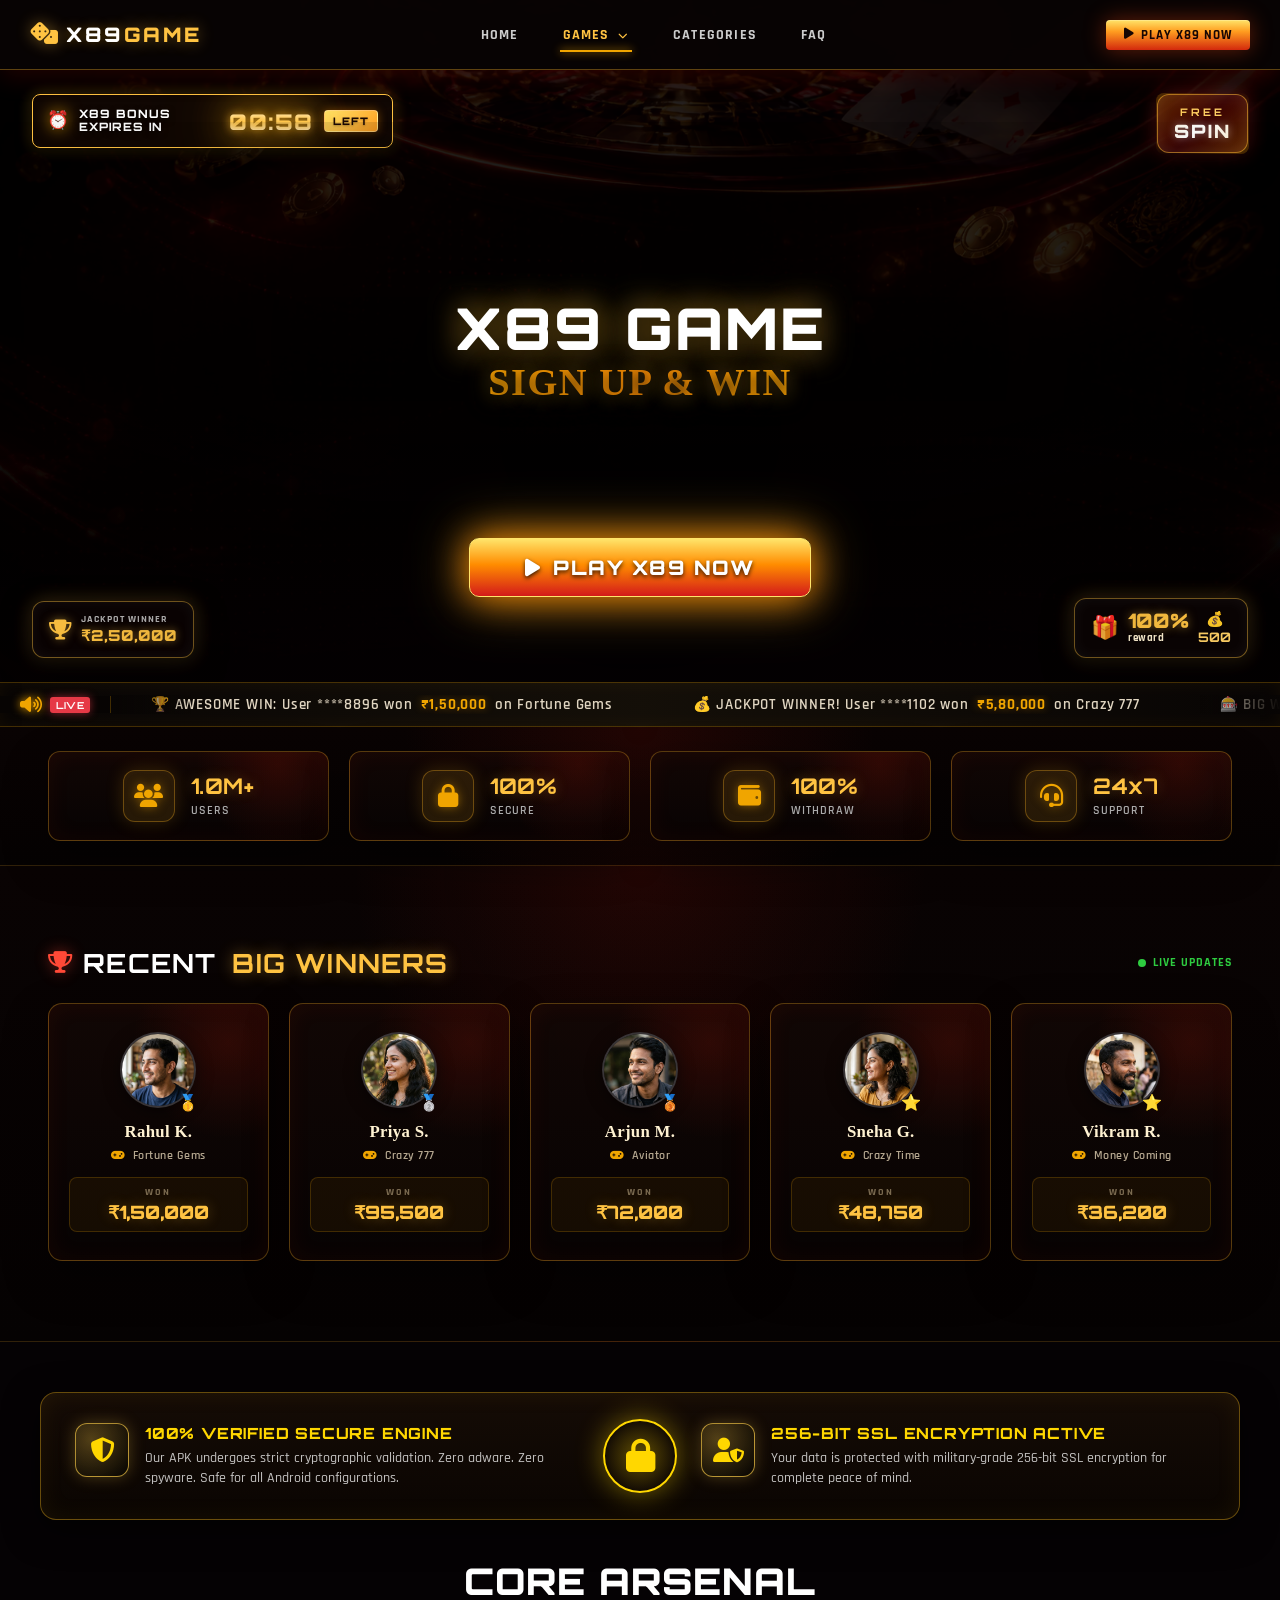
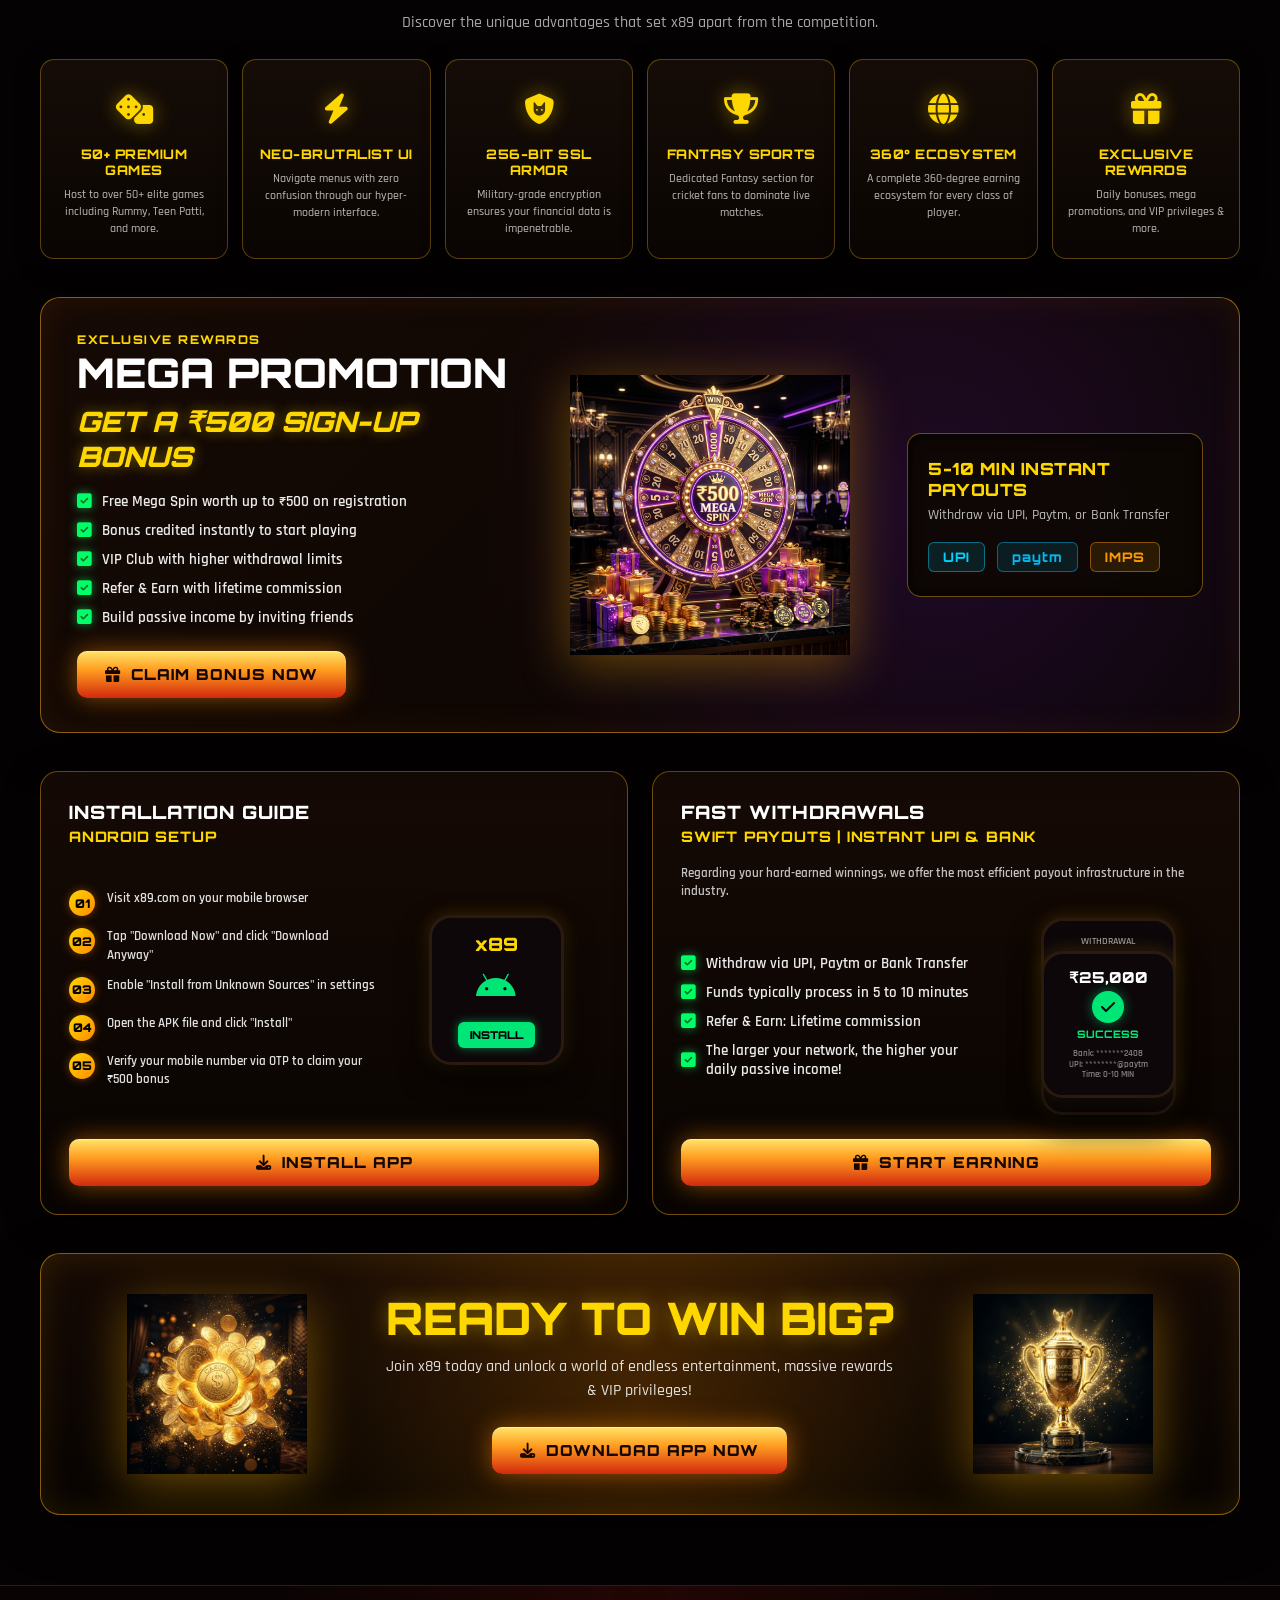
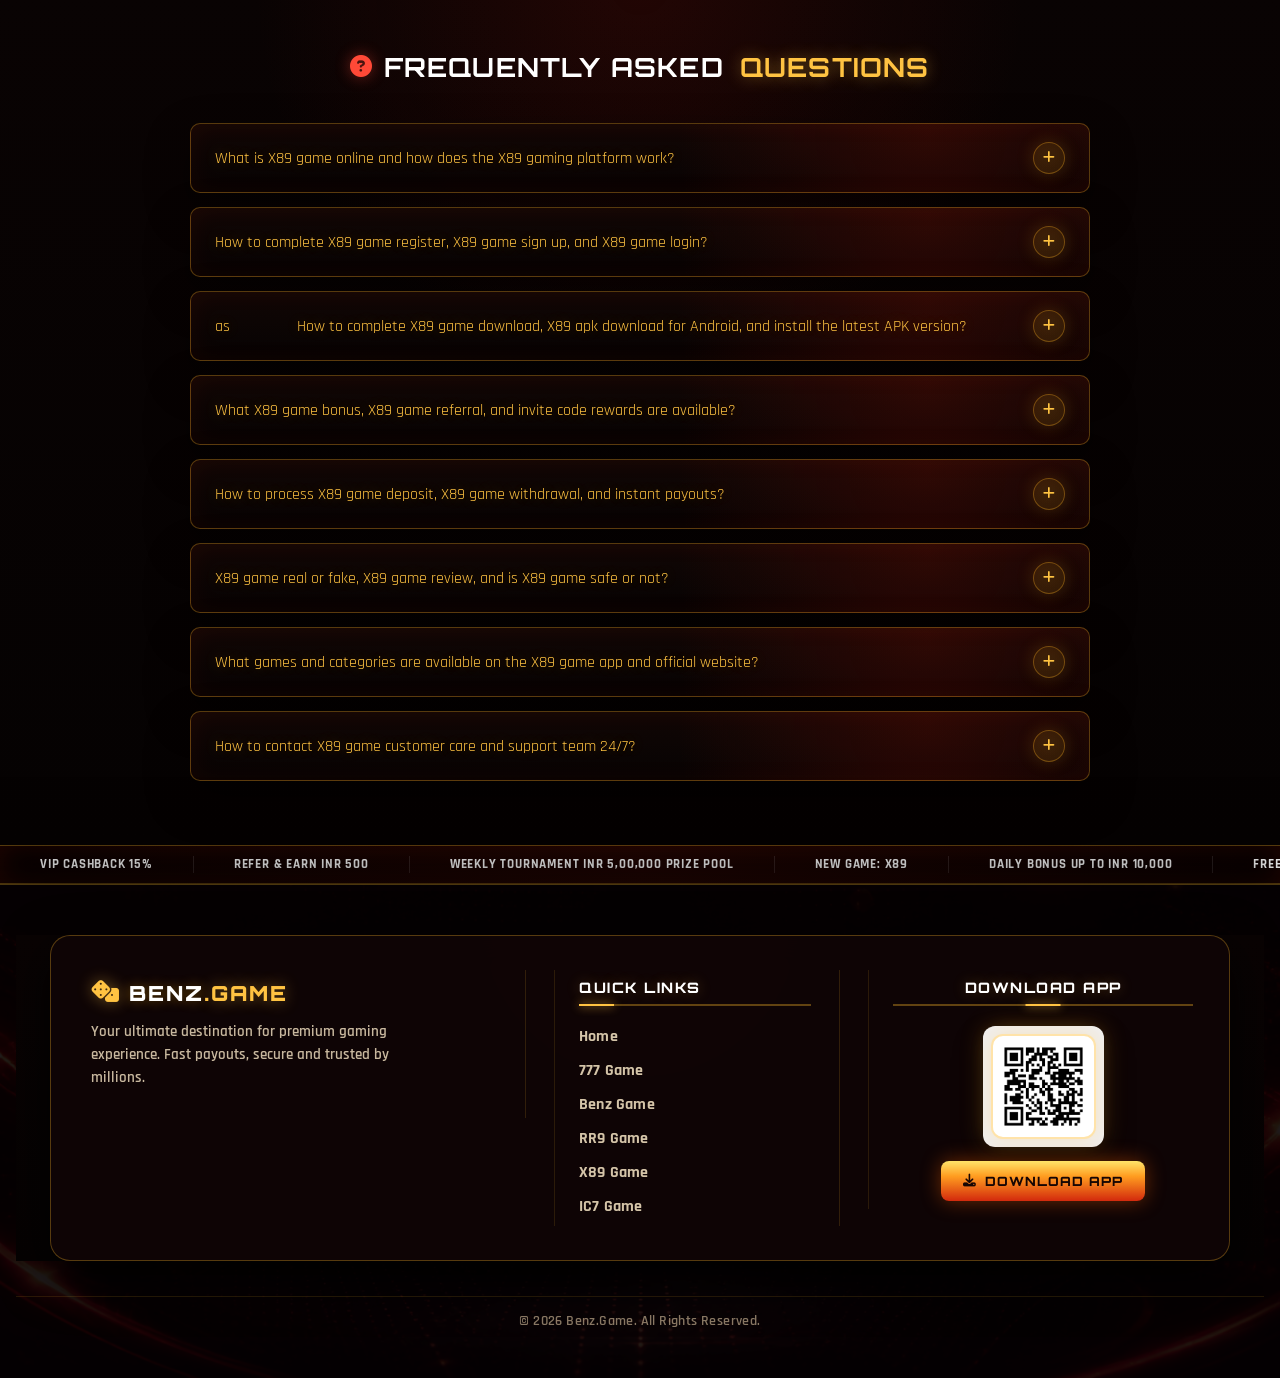
<file: games/x89.html>
<!DOCTYPE html>
<html lang="en">

<head>
  <meta charset="UTF-8" />
  <meta name="viewport" content="width=device-width, initial-scale=1.0" />
  <title>X89 Game - Benz.Game</title>
  <link rel="stylesheet" href="../style.css" />
  <link rel="stylesheet" href="style.css" />
  <link
    href="https://fonts.googleapis.com/css2?family=Rajdhani:wght@400;500;600;700&family=Orbitron:wght@400;700;900&display=swap"
    rel="stylesheet" />
  <link rel="stylesheet" href="https://cdnjs.cloudflare.com/ajax/libs/font-awesome/6.5.0/css/all.min.css" />
  <style>
    main {
      display: flex;
      flex-direction: column;
    }

    main > .hero {
      order: 1;
    }

    main > .live-ticker-bar {
      order: 2;
    }

    main > .stats-bar {
      order: 3;
    }

    main > .section-winners {
      order: 4;
    }

    main > .x89-custom-section {
      order: 5;
    }

    main > .section-faq {
      order: 6;
    }

    .game-page-hero {
      position: relative;
      overflow: hidden;
      padding: 140px 0 70px;
      background:
        radial-gradient(circle at 20% 18%, rgba(255, 31, 31, 0.22), transparent 34%),
        radial-gradient(circle at 82% 28%, rgba(255, 207, 74, 0.16), transparent 30%),
        linear-gradient(135deg, #090508 0%, #16080c 45%, #070406 100%);
    }

    .game-page-hero::after {
      content: "";
      position: absolute;
      inset: auto 0 0;
      height: 110px;
      background: linear-gradient(to bottom, transparent, #060408);
      pointer-events: none;
    }

    .game-detail-wrap {
      position: relative;
      z-index: 1;
      width: min(1180px, calc(100% - 40px));
      margin: 0 auto;
      display: grid;
      grid-template-columns: 1.05fr 0.95fr;
      gap: 42px;
      align-items: center;
    }

    .game-kicker {
      display: inline-flex;
      align-items: center;
      gap: 9px;
      padding: 8px 14px;
      border: 1px solid rgba(255, 207, 74, 0.38);
      border-radius: 999px;
      color: var(--gold);
      background: rgba(255, 207, 74, 0.08);
      font-weight: 700;
      letter-spacing: .7px;
      margin-bottom: 18px;
    }

    .game-page-title {
      font-family: 'Orbitron', sans-serif;
      font-size: clamp(2.6rem, 7vw, 5.8rem);
      line-height: .95;
      color: #fff;
      margin: 0 0 18px;
      text-transform: uppercase;
    }

    .game-page-title span {
      display: block;
      color: var(--gold);
      text-shadow: 0 0 28px rgba(255, 207, 74, .45);
    }

    .game-page-copy {
      max-width: 600px;
      color: rgba(255, 255, 255, .82);
      font-size: 1.12rem;
      line-height: 1.65;
      margin-bottom: 26px;
    }

    .game-actions {
      display: flex;
      flex-wrap: wrap;
      gap: 14px;
      align-items: center;
    }

    .btn-game-primary,
    .btn-game-secondary {
      display: inline-flex;
      align-items: center;
      justify-content: center;
      gap: 10px;
      min-height: 52px;
      padding: 0 24px;
      border-radius: 8px;
      border: 0;
      font-family: 'Rajdhani', sans-serif;
      font-weight: 800;
      font-size: 1rem;
      cursor: pointer;
      text-decoration: none;
    }

    .btn-game-primary {
      color: #160805;
      background: linear-gradient(135deg, var(--gold), #ff8d22);
      box-shadow: 0 14px 28px rgba(255, 146, 31, .24);
    }

    .btn-game-secondary {
      color: #fff;
      background: rgba(255, 255, 255, .08);
      border: 1px solid rgba(255, 255, 255, .16);
    }

    .rr9-preview {
      position: relative;
      min-height: 430px;
      border-radius: 8px;
      overflow: hidden;
      background: linear-gradient(145deg, rgba(255, 31, 31, .18), rgba(255, 207, 74, .08));
      border: 1px solid rgba(255, 255, 255, .12);
      box-shadow: 0 30px 80px rgba(0, 0, 0, .45);
    }

    .rr9-preview video {
      position: absolute;
      inset: 0;
      width: 100%;
      height: 100%;
      object-fit: cover;
      opacity: .72;
    }

    .rr9-preview-panel {
      position: absolute;
      inset: auto 24px 24px;
      padding: 22px;
      border-radius: 8px;
      background: rgba(7, 4, 6, .82);
      border: 1px solid rgba(255, 207, 74, .26);
      backdrop-filter: blur(10px);
    }

    .rr9-preview-panel h2 {
      margin: 0 0 8px;
      color: #fff;
      font-family: 'Orbitron', sans-serif;
      font-size: 1.35rem;
    }

    .rr9-preview-panel p {
      color: rgba(255, 255, 255, .78);
      margin: 0;
      line-height: 1.5;
    }

    .rr9-features {
      padding: 70px 0;
      background: #060408;
    }

    .feature-grid {
      width: min(1180px, calc(100% - 40px));
      margin: 0 auto;
      display: grid;
      grid-template-columns: repeat(4, 1fr);
      gap: 18px;
    }

    .feature-tile {
      padding: 24px;
      border-radius: 8px;
      background: rgba(255, 255, 255, .045);
      border: 1px solid rgba(255, 255, 255, .09);
    }

    .feature-tile i {
      color: var(--gold);
      font-size: 1.55rem;
      margin-bottom: 14px;
    }

    .feature-tile h3 {
      color: #fff;
      margin: 0 0 8px;
      font-size: 1.15rem;
    }

    .feature-tile p {
      color: rgba(255, 255, 255, .72);
      margin: 0;
      line-height: 1.45;
    }

    @media (max-width: 900px) {
      .game-detail-wrap {
        grid-template-columns: 1fr;
      }

      .rr9-preview {
        min-height: 330px;
      }

      .feature-grid {
        grid-template-columns: repeat(2, 1fr);
      }
    }

    @media (max-width: 560px) {
      .game-page-hero {
        padding-top: 112px;
      }

      .game-detail-wrap,
      .feature-grid {
        width: min(100% - 28px, 1180px);
      }

      .game-actions {
        align-items: stretch;
      }

      .btn-game-primary,
      .btn-game-secondary {
        width: 100%;
      }

      .feature-grid {
        grid-template-columns: 1fr;
      }
    }

    .rr9-lobby {
      position: relative;
      overflow: hidden;
      padding: 96px 0 54px;
      min-height: 720px;
      background: #050204 url("../assect/rr9-casino-banner-bg.png") center top / cover no-repeat;
    }

    .rr9-lobby::before {
      content: "";
      position: absolute;
      inset: 0;
      background:
        linear-gradient(180deg, rgba(5, 2, 4, .2) 0%, rgba(5, 2, 4, .08) 34%, rgba(5, 2, 4, .9) 100%),
        radial-gradient(circle at 50% 26%, rgba(255, 177, 43, .18), transparent 34%);
      pointer-events: none;
    }

    .rr9-shell {
      position: relative;
      z-index: 1;
      width: 100%;
      max-width: 1600px;
      margin: 0 auto;
      padding: 0 48px;
    }

    /* === REGISTER BOX === */
    .rr9-register-box {
      width: 100%;
      max-width: 100%;
      margin: 0 auto 28px;
      padding: 24px 28px 20px;
      border-radius: 16px;
      background: linear-gradient(180deg, rgba(20, 10, 5, 0.95) 0%, rgba(10, 5, 2, 0.98) 100%);
      border: 1.5px solid rgba(255, 161, 0, 0.5);
      box-shadow: 0 0 35px rgba(255, 120, 0, 0.25), inset 0 0 20px rgba(255, 60, 0, 0.15);
    }

    .rr9-register-title {
      margin: 0 0 16px;
      color: #ffd700;
      text-align: center;
      font-family: 'Orbitron', sans-serif;
      font-size: clamp(1.1rem, 2.4vw, 1.45rem);
      font-weight: 800;
      text-shadow: 0 0 10px rgba(255, 215, 0, 0.4);
      letter-spacing: 0.5px;
    }

    .rr9-register-row {
      display: grid;
      grid-template-columns: 120px 1fr 1fr 180px;
      gap: 12px;
      align-items: stretch;
    }

    .rr9-input-group {
      position: relative;
      display: flex;
      align-items: center;
      background: rgba(0, 0, 0, 0.65);
      border: 1px solid rgba(255, 161, 0, 0.3);
      border-radius: 8px;
      height: 50px;
      padding: 0 14px;
      transition: border-color 0.3s, box-shadow 0.3s;
    }

    .rr9-input-group:focus-within {
      border-color: rgba(255, 161, 0, 0.8);
      box-shadow: 0 0 8px rgba(255, 161, 0, 0.3);
    }

    .rr9-country-group {
      cursor: pointer;
      gap: 8px;
      color: #ffd15a;
      font-weight: 700;
      font-family: 'Rajdhani', sans-serif;
      font-size: 1rem;
      user-select: none;
    }

    .rr9-country-group i.fa-mobile-screen-button {
      font-size: 1.15rem;
    }

    .rr9-country-group i.rr9-chevron {
      font-size: 0.8rem;
      color: rgba(255, 209, 90, 0.6);
      margin-left: auto;
    }

    .rr9-phone-group input {
      width: 100%;
      height: 100%;
      background: transparent;
      border: none;
      outline: none;
      color: #fff;
      font-weight: 700;
      font-family: 'Rajdhani', sans-serif;
      font-size: 1.05rem;
    }

    .rr9-phone-group input::placeholder {
      color: rgba(255, 255, 255, 0.4);
      font-weight: 500;
    }

    .rr9-ref-group {
      flex-direction: column;
      align-items: flex-start;
      justify-content: center;
      padding: 4px 34px 2px 14px;
    }

    .rr9-ref-label-container {
      height: 14px;
      display: flex;
      align-items: center;
    }

    .rr9-ref-label {
      font-size: 0.65rem;
      color: rgba(255, 255, 255, 0.5);
      line-height: 1;
      font-weight: 600;
      font-family: 'Rajdhani', sans-serif;
      text-transform: uppercase;
      letter-spacing: 0.3px;
    }

    .rr9-ref-input {
      background: transparent;
      border: none;
      outline: none;
      color: #ffd15a;
      font-weight: 700;
      font-family: 'Rajdhani', sans-serif;
      font-size: 0.95rem;
      width: 100%;
    }

    .rr9-check-icon {
      position: absolute;
      right: 12px;
      top: 50%;
      transform: translateY(-50%);
      color: #00ff66;
      font-size: 1rem;
      display: flex;
      align-items: center;
    }

    .rr9-play-btn {
      height: 50px;
      display: inline-flex;
      align-items: center;
      justify-content: center;
      gap: 10px;
      border-radius: 8px;
      border: none;
      background: linear-gradient(135deg, #d31a1a 0%, #ff8c00 50%, #d31a1a 100%);
      color: #fff;
      font-family: 'Orbitron', sans-serif;
      font-size: 1.05rem;
      font-weight: 900;
      text-decoration: none;
      text-transform: uppercase;
      text-shadow: 0 1px 3px rgba(0, 0, 0, 0.8);
      box-shadow: 0 0 20px rgba(255, 140, 0, 0.4);
      cursor: pointer;
      transition: transform 0.2s, box-shadow 0.2s;
      animation: pulseGlow 2s infinite alternate;
    }

    .rr9-play-btn:hover {
      transform: scale(1.02);
      box-shadow: 0 0 28px rgba(255, 140, 0, 0.6);
      color: #fff;
    }

    @keyframes pulseGlow {
      0% { box-shadow: 0 0 15px rgba(255, 140, 0, 0.3); }
      100% { box-shadow: 0 0 30px rgba(255, 140, 0, 0.6); }
    }

    .rr9-mini-steps {
      display: flex;
      justify-content: center;
      gap: 16px;
      align-items: center;
      flex-wrap: wrap;
      margin-top: 14px;
      color: #ffd15a;
      font-size: 0.88rem;
      font-weight: 700;
      font-family: 'Rajdhani', sans-serif;
    }

    .rr9-mini-steps .sep {
      color: rgba(255, 209, 90, 0.4);
      font-size: 1.2rem;
      line-height: 1;
    }

    /* === HOT GAMES === */
    .rr9-section-head {
      margin-top: 36px;
      margin-bottom: 16px;
      display: flex;
      justify-content: space-between;
      align-items: flex-end;
    }

    .rr9-section-title-wrap {
      display: flex;
      flex-direction: column;
      gap: 4px;
    }

    .rr9-heading {
      font-size: 1.6rem;
      font-weight: 700;
      color: #fff;
      font-family: 'Orbitron', sans-serif;
      text-transform: uppercase;
      letter-spacing: 0.5px;
      margin: 0;
    }

    .rr9-subheading {
      color: rgba(255, 255, 255, 0.5);
      font-size: 0.88rem;
      margin: 0;
      font-family: 'Rajdhani', sans-serif;
      font-weight: 600;
    }

    .rr9-view-all {
      font-family: 'Rajdhani', sans-serif;
      font-size: 0.85rem;
      font-weight: 800;
      color: #ffd15a;
      border: 1px solid rgba(255, 209, 90, 0.4);
      background: rgba(0, 0, 0, 0.3);
      padding: 7px 16px;
      border-radius: 6px;
      text-decoration: none;
      transition: background 0.2s, border-color 0.2s;
    }

    .rr9-view-all:hover {
      background: rgba(255, 209, 90, 0.1);
      border-color: rgba(255, 209, 90, 0.8);
      color: #ffd15a;
    }

    .rr9-games {
      display: grid;
      grid-template-columns: repeat(6, 1fr);
      gap: 14px;
    }

    .rr9-game-card-wrapper {
      display: flex;
      flex-direction: column;
      align-items: center;
      gap: 8px;
    }

    .rr9-game-card {
      position: relative;
      width: 100%;
      aspect-ratio: 2/3;
      border-radius: 12px;
      overflow: hidden;
      border: 1px solid rgba(255, 161, 0, 0.4);
      background: #0f090b;
      box-shadow: 0 4px 15px rgba(0, 0, 0, 0.6);
      transition: transform 0.3s, border-color 0.3s, box-shadow 0.3s;
      cursor: pointer;
      display: block;
    }

    .rr9-game-card:hover {
      transform: translateY(-6px);
      border-color: #ffa100;
      box-shadow: 0 10px 25px rgba(255, 161, 0, 0.3);
    }

    .rr9-game-card img {
      width: 100%;
      height: 100%;
      object-fit: cover;
      display: block;
    }

    .rr9-hot {
      position: absolute;
      top: 8px;
      left: 8px;
      z-index: 3;
      background: #ff1a1a;
      color: #fff;
      font-size: 0.65rem;
      font-weight: 900;
      padding: 3px 8px;
      border-radius: 4px;
      text-transform: uppercase;
      font-family: 'Rajdhani', sans-serif;
      letter-spacing: 0.5px;
    }

    .rr9-game-label {
      color: rgba(255, 255, 255, 0.7);
      font-size: 0.82rem;
      font-weight: 600;
      text-align: center;
      font-family: 'Orbitron', sans-serif;
      transition: color 0.3s;
    }

    .rr9-game-card-wrapper:hover .rr9-game-label {
      color: #ffd15a;
    }

    /* === TRUST ROW === */
    .rr9-trust-row {
      display: grid;
      grid-template-columns: repeat(4, 1fr);
      gap: 14px;
      margin-top: 24px;
    }

    .rr9-trust-item {
      display: flex;
      align-items: center;
      gap: 12px;
      background: rgba(20, 10, 5, 0.75);
      border: 1px solid rgba(255, 161, 0, 0.25);
      border-radius: 10px;
      padding: 14px 18px;
      box-shadow: 0 4px 15px rgba(0, 0, 0, 0.4);
    }

    .rr9-trust-icon-box {
      width: 42px;
      height: 42px;
      display: flex;
      align-items: center;
      justify-content: center;
      background: rgba(255, 161, 0, 0.12);
      border: 1px solid rgba(255, 161, 0, 0.35);
      border-radius: 50%;
      color: #ffd15a;
      font-size: 1.25rem;
      flex-shrink: 0;
    }

    .rr9-trust-text {
      display: flex;
      flex-direction: column;
    }

    .rr9-trust-text h3 {
      margin: 0;
      color: #fff;
      font-size: 0.92rem;
      font-weight: 700;
      font-family: 'Orbitron', sans-serif;
      letter-spacing: 0.3px;
    }

    .rr9-trust-text p {
      margin: 2px 0 0 0;
      color: rgba(255, 255, 255, 0.5);
      font-size: 0.75rem;
      font-family: 'Rajdhani', sans-serif;
      font-weight: 600;
    }

    /* === PROMOTION ROW === */
    .rr9-promo-row {
      display: grid;
      grid-template-columns: repeat(3, 1fr);
      gap: 16px;
      margin-top: 24px;
    }

    .rr9-promo-card {
      position: relative;
      display: flex;
      align-items: center;
      justify-content: space-between;
      background: linear-gradient(135deg, rgba(35, 12, 8, 0.95) 0%, rgba(15, 6, 4, 0.98) 100%);
      border: 1px solid rgba(255, 90, 0, 0.35);
      border-radius: 14px;
      padding: 22px 24px;
      overflow: hidden;
      box-shadow: 0 4px 20px rgba(0, 0, 0, 0.6), inset 0 0 15px rgba(255, 60, 0, 0.05);
      transition: transform 0.3s, border-color 0.3s, box-shadow 0.3s;
    }

    .rr9-promo-card:hover {
      transform: translateY(-5px);
      border-color: #ffa100;
      box-shadow: 0 8px 25px rgba(255, 90, 0, 0.25);
    }

    .rr9-promo-content {
      display: flex;
      flex-direction: column;
      align-items: flex-start;
      z-index: 2;
    }

    .rr9-promo-title {
      color: #fff;
      font-size: 1.15rem;
      font-weight: 700;
      font-family: 'Orbitron', sans-serif;
      margin-bottom: 4px;
    }

    .rr9-promo-sub {
      color: rgba(255, 255, 255, 0.6);
      font-size: 0.75rem;
      font-weight: 600;
      margin-top: 2px;
      font-family: 'Rajdhani', sans-serif;
      text-transform: uppercase;
    }

    .rr9-promo-value {
      color: #ffd15a;
      font-size: 1.95rem;
      font-weight: 900;
      font-family: 'Orbitron', sans-serif;
      line-height: 1.1;
      margin: 4px 0;
      text-shadow: 0 0 10px rgba(255, 209, 90, 0.25);
    }

    .rr9-promo-desc {
      color: rgba(255, 255, 255, 0.65);
      font-size: 0.82rem;
      font-weight: 600;
      margin-bottom: 14px;
      line-height: 1.25;
      font-family: 'Rajdhani', sans-serif;
    }

    .rr9-promo-btn {
      height: 36px;
      padding: 0 18px;
      display: inline-flex;
      align-items: center;
      gap: 8px;
      border-radius: 6px;
      background: linear-gradient(180deg, #ffd861 0%, #e19018 100%);
      color: #170806;
      font-weight: 800;
      font-size: 0.85rem;
      font-family: 'Rajdhani', sans-serif;
      text-decoration: none;
      transition: opacity 0.2s, transform 0.2s;
      cursor: pointer;
    }

    .rr9-promo-btn:hover {
      transform: scale(1.03);
      color: #170806;
    }

    .rr9-promo-image {
      position: absolute;
      right: -10px;
      bottom: -10px;
      height: 110%;
      width: auto;
      object-fit: contain;
      z-index: 1;
      pointer-events: none;
      filter: drop-shadow(0 5px 15px rgba(255, 90, 0, 0.3));
      transition: transform 0.4s;
    }

    .rr9-promo-card:hover .rr9-promo-image {
      transform: scale(1.08) rotate(3deg);
    }

    /* === RESPONSIVENESS === */
    @media (max-width: 980px) {
      .rr9-register-row {
        grid-template-columns: 1fr 1fr;
        gap: 12px;
      }
      .rr9-games {
        grid-template-columns: repeat(3, 1fr);
      }
      .rr9-trust-row {
        grid-template-columns: repeat(2, 1fr);
      }
      .rr9-promo-row {
        grid-template-columns: 1fr;
      }
      .rr9-promo-image {
        height: 100px;
        right: 10px;
        bottom: 10px;
      }
    }

    @media (max-width: 620px) {
      .rr9-lobby {
        padding-top: 86px;
      }
      .rr9-shell {
        padding: 0 20px;
      }
      .rr9-register-row {
        grid-template-columns: 1fr;
      }
      .rr9-games {
        grid-template-columns: repeat(2, 1fr);
      }
      .rr9-trust-row {
        grid-template-columns: 1fr;
      }
      .rr9-section-head {
        align-items: flex-start;
        flex-direction: column;
        gap: 12px;
      }
      .rr9-view-all {
        width: 100%;
        text-align: center;
      }
    }

    /* ===== PAGE THEME OVERRIDES ===== */
    body {
      background:
        radial-gradient(circle at 10% 18%, rgba(164, 14, 8, .25), transparent 26%),
        radial-gradient(circle at 88% 12%, rgba(255, 183, 38, .16), transparent 28%),
        linear-gradient(180deg, #050104 0%, #100303 42%, #050203 100%);
      color: #f7e6c6;
    }

    body::before {
      content: "";
      position: fixed;
      inset: 0;
      z-index: -1;
      background:
        linear-gradient(180deg, rgba(5, 1, 4, .15), rgba(5, 1, 4, .9)),
        url("../assect/rr9-casino-banner-bg.png") center top / cover no-repeat;
      opacity: .28;
      pointer-events: none;
    }

    .navbar {
      background: rgba(5, 1, 3, .96);
      border-bottom: 1px solid rgba(255, 184, 41, .28);
      box-shadow: 0 8px 24px rgba(150, 9, 4, .2);
    }

    .hero {
      background:
        radial-gradient(circle at 74% 32%, rgba(255, 149, 25, .22), transparent 31%),
        radial-gradient(circle at 18% 48%, rgba(186, 13, 9, .28), transparent 38%),
        linear-gradient(155deg, #060103 0%, #180404 46%, #050102 100%);
    }

    .hero::before {
      content: "";
      position: absolute;
      inset: 0;
      background: url("../assect/rr9-casino-banner-bg.png") center top / cover no-repeat;
      opacity: .18;
      pointer-events: none;
    }

    .hero-container {
      align-items: center;
    }

    .hero-content {
      position: absolute !important;
      inset: 0 !important;
      z-index: 7;
      width: 100% !important;
      min-width: 0 !important;
      max-width: none !important;
      padding: 0 !important;
      pointer-events: none;
      display: block !important;
    }

    .hero-timer {
      position: absolute;
      top: 12px;
      left: 34px;
      transform: none;
      width: min(390px, calc(100% - 68px));
      margin: 0;
      z-index: 15;
    }

    .timer-inner {
      min-height: 54px;
      display: grid;
      grid-template-columns: auto 1fr auto auto;
      gap: 12px;
      align-items: center;
      padding: 8px 16px;
      border-radius: 12px;
      background: rgba(18, 7, 7, 0.92);
      border: 1.5px solid rgba(255, 195, 66, 0.45);
      box-shadow: 
        0 8px 24px rgba(0, 0, 0, 0.6), 
        0 0 15px rgba(255, 195, 66, 0.12);
      transform: translate3d(0, 0, 0);
      will-change: transform;
      animation: timerPulse 3s ease-in-out infinite alternate;
    }

    @keyframes timerPulse {
      0% { border-color: rgba(255, 195, 66, 0.35); box-shadow: 0 8px 32px rgba(0, 0, 0, 0.5), 0 0 15px rgba(255, 195, 66, 0.1); }
      100% { border-color: rgba(255, 195, 66, 0.6); box-shadow: 0 8px 32px rgba(0, 0, 0, 0.5), 0 0 25px rgba(255, 195, 66, 0.3); }
    }

    .timer-inner::before,
    .timer-inner::after {
      display: none;
    }

    .timer-icon {
      font-size: 1.25rem;
      animation: pulseDot 1.5s ease-in-out infinite alternate;
    }

    @keyframes pulseDot {
      from { transform: scale(0.95); filter: drop-shadow(0 0 2px rgba(255, 255, 255, 0.2)); }
      to { transform: scale(1.15); filter: drop-shadow(0 0 8px rgba(255, 195, 66, 0.8)); }
    }

    .timer-label {
      font-family: 'Rajdhani', sans-serif;
      font-weight: 700;
      letter-spacing: 1px;
      line-height: 1.1;
      max-width: 140px;
      font-size: .8rem;
      color: rgba(255, 255, 255, 0.9);
    }

    .timer-display {
      font-family: 'Orbitron', sans-serif;
      font-weight: 700;
      white-space: nowrap;
      min-width: 74px;
      font-size: clamp(1.25rem, 2vw, 1.72rem);
      letter-spacing: 2px;
      color: #ffc342;
      text-shadow: 0 0 10px rgba(255, 195, 66, 0.5);
    }

    .timer-tag {
      font-family: 'Orbitron', sans-serif;
      font-weight: 900;
      padding: 5px 10px;
      font-size: .68rem;
      background: linear-gradient(135deg, #ffc342, #ff9000);
      color: #000;
      border-radius: 4px;
      box-shadow: 0 0 10px rgba(255, 144, 0, 0.4);
    }

    .live-badge {
      width: fit-content;
      max-width: 100%;
      margin-bottom: 24px;
      color: #fff2ce;
      background: rgba(10, 3, 2, .78);
      border: 1px solid rgba(255, 196, 54, .45);
      box-shadow: 0 0 18px rgba(255, 102, 25, .14);
    }

    .hero-title {
      max-width: 520px;
      margin-bottom: 28px;
      font-size: clamp(2.65rem, 4.9vw, 5rem);
      line-height: .98;
    }

    .hero-title-line {
      max-width: 520px;
    }

    .hero-highlight {
      font-size: clamp(2.45rem, 4.8vw, 4.9rem);
      line-height: .95;
      max-width: none;
      white-space: nowrap;
    }

    .hero-subtitle {
      max-width: 470px;
      margin-bottom: 26px;
      color: rgba(255, 235, 202, .9);
      font-size: 1.05rem;
      line-height: 1.55;
    }

    .hero-subtitle strong {
      color: #ffd46a;
      font-style: normal;
      text-shadow: 0 0 10px rgba(255, 196, 54, .35);
    }

    .trust-badges {
      gap: 10px;
      margin-bottom: 28px;
    }

    .trust-item {
      min-width: 102px;
      min-height: 50px;
      background: rgba(26, 7, 4, .72);
      border-color: rgba(255, 183, 38, .32);
    }

    .hero-cta .btn-cta-primary {
      min-width: 250px;
      min-height: 48px;
      justify-content: center;
      font-family: 'Orbitron', sans-serif;
      font-size: 1.05rem;
      font-weight: 900;
      letter-spacing: 1.5px;
      border-radius: 8px;
      text-transform: uppercase;
      background: linear-gradient(180deg, #ffe46a 0%, #ff9d20 38%, #d3290d 100%);
      color: #170604;
      border: 1px solid rgba(255, 222, 115, 0.72);
      box-shadow: 
        0 0 25px rgba(255, 115, 0, 0.5), 
        inset 0 1px 0 rgba(255, 255, 255, 0.3);
      position: relative;
      overflow: hidden;
      cursor: pointer;
      transition: transform 0.2s, box-shadow 0.2s;
      animation: btnPulse 2s infinite alternate;
    }

    @keyframes btnPulse {
      0% { box-shadow: 0 0 15px rgba(255, 115, 0, 0.35), inset 0 1px 0 rgba(255, 255, 255, 0.2); }
      100% { box-shadow: 0 0 35px rgba(255, 115, 0, 0.7), inset 0 1px 0 rgba(255, 255, 255, 0.4); }
    }

    .hero-cta .btn-cta-primary:hover {
      transform: scale(1.04);
      box-shadow: 
        0 0 45px rgba(255, 180, 30, 0.95), 
        inset 0 1px 0 rgba(255, 255, 255, 0.5);
    }

    .hero-cta .btn-cta-primary::after {
      content: '';
      position: absolute;
      top: 0;
      left: -100%;
      width: 100%;
      height: 100%;
      background: linear-gradient(90deg, transparent, rgba(255, 255, 255, 0.4), transparent);
      animation: shimmerBtn 3.5s infinite;
    }

    @keyframes shimmerBtn {
      0% { left: -100%; }
      20%, 100% { left: 100%; }
    }

    .hero-cta {
      position: absolute;
      left: 50%;
      top: auto;
      bottom: 74px;
      transform: translateX(-50%);
      align-items: center;
      pointer-events: auto;
      z-index: 8;
    }

    @media (min-width: 901px) {
      .hero-container {
        position: static !important;
        height: 100% !important;
        display: block !important;
      }

      .hero-content {
        position: absolute !important;
        inset: 0 !important;
        display: block !important;
        height: 100% !important;
        width: 100% !important;
      }

      .hero-cta {
        top: 53.5%;
        bottom: auto;
        transform: translate(-50%, -50%);
        z-index: 10;
      }
    }

    .cta-sub {
      max-width: 360px;
      color: rgba(255, 224, 183, .58);
      font-size: .84rem;
      line-height: 1.4;
    }

    .hero-visual {
      top: 0;
      right: 0;
      bottom: 0;
      left: 0;
      width: 100%;
      max-width: none;
      height: 100%;
      margin-top: 0;
      border: 0;
      border-radius: 0;
    }

    .hero-video-wrapper {
      position: absolute;
      inset: 0;
      width: 100%;
      height: 100%;
    }

    .hero-video {
      width: 100%;
      height: 100%;
      object-fit: cover;
      transform: translate3d(0,0,0);
      backface-visibility: hidden;
    }

    .hero-visual::before {
      background:
        linear-gradient(180deg, rgba(0, 0, 0, .34) 0%, rgba(0, 0, 0, .05) 26%, rgba(0, 0, 0, .08) 55%, rgba(0, 0, 0, .76) 100%),
        linear-gradient(90deg, rgba(0, 0, 0, .5) 0%, rgba(0, 0, 0, 0) 28%, rgba(0, 0, 0, 0) 72%, rgba(0, 0, 0, .48) 100%);
    }

    .hero-visual::after {
      background: linear-gradient(180deg, transparent 56%, rgba(5, 1, 3, .86) 100%);
    }

    .hero-video-title {
      position: absolute;
      left: 0;
      right: 0;
      top: auto;
      bottom: 138px;
      z-index: 6;
      margin-left: auto;
      margin-right: auto;
      width: min(92%, 680px);
      margin-top: 0;
      margin-bottom: 0;
      color: #fff;
      font-family: 'Orbitron', sans-serif;
      font-size: clamp(2.2rem, 3.8vw, 4rem);
      font-style: normal;
      font-weight: 900;
      line-height: .98;
      text-align: center;
      pointer-events: none;
      text-transform: uppercase;
      letter-spacing: 1px;
      background: radial-gradient(circle, rgba(0,0,0,0.65) 0%, rgba(0,0,0,0) 80%);
      padding: 20px 40px;
    }

    .hero-video-title .hero-title-line {
      color: #ffffff;
      text-shadow: 0 2px 10px rgba(0, 0, 0, 0.9), 0 0 15px rgba(255, 255, 255, 0.2);
    }

    .hero-video-title .hero-highlight {
      display: block;
      margin-top: 4px;
      font-size: .8em;
      white-space: nowrap;
      background: linear-gradient(90deg, #ffd700, #ff8c00, #ffd700);
      -webkit-background-clip: text;
      -webkit-text-fill-color: transparent;
      background-clip: text;
      filter: drop-shadow(0 2px 8px rgba(0,0,0,0.8));
      text-shadow: 0 0 20px rgba(255, 140, 0, 0.5);
    }

    /* ===== GLASSMORPHISM BADGES ===== */
    .free-spin-badge {
      position: absolute;
      top: 10%;
      right: 4%;
      z-index: 5;
      background: rgba(139, 0, 0, 0.35) !important;
      backdrop-filter: blur(12px) !important;
      -webkit-backdrop-filter: blur(12px) !important;
      border: 1.5px solid rgba(255, 195, 66, 0.55) !important;
      padding: 10px 16px !important;
      border-radius: 12px !important;
      box-shadow: 
        0 10px 30px rgba(0, 0, 0, 0.6), 
        0 0 20px rgba(255, 50, 50, 0.35),
        inset 0 0 15px rgba(255, 255, 255, 0.1) !important;
      transition: transform 0.3s, box-shadow 0.3s !important;
    }

    .free-spin-badge:hover {
      transform: translateY(-4px) scale(1.05) !important;
      box-shadow: 
        0 15px 35px rgba(0, 0, 0, 0.7), 
        0 0 30px rgba(255, 50, 50, 0.55),
        inset 0 0 20px rgba(255, 255, 255, 0.15) !important;
    }

    .badge-label {
      font-family: 'Orbitron', sans-serif !important;
      font-weight: 700 !important;
      font-size: .65rem !important;
      letter-spacing: 3px !important;
      color: #ffd166 !important;
    }

    .badge-main {
      font-family: 'Orbitron', sans-serif !important;
      font-weight: 900 !important;
      font-size: 1.15rem !important;
      letter-spacing: 2px !important;
      text-shadow: 0 0 8px rgba(255, 255, 255, 0.5) !important;
    }

    .reward-card {
      position: absolute;
      bottom: 14%;
      right: 4%;
      z-index: 5;
      background: rgba(15, 7, 7, 0.65) !important;
      backdrop-filter: blur(12px) !important;
      -webkit-backdrop-filter: blur(12px) !important;
      border: 1.5px solid rgba(255, 195, 66, 0.45) !important;
      padding: 12px 16px !important;
      border-radius: 12px !important;
      box-shadow: 
        0 10px 30px rgba(0, 0, 0, 0.6), 
        0 0 20px rgba(255, 195, 66, 0.25),
        inset 0 0 15px rgba(255, 255, 255, 0.05) !important;
      transition: transform 0.3s, box-shadow 0.3s !important;
    }

    .reward-card:hover {
      transform: translateY(-4px) scale(1.05) !important;
      box-shadow: 
        0 15px 35px rgba(0, 0, 0, 0.7), 
        0 0 30px rgba(255, 195, 66, 0.4),
        inset 0 0 20px rgba(255, 255, 255, 0.1) !important;
    }

    .reward-percent {
      font-family: 'Orbitron', sans-serif !important;
      font-weight: 900 !important;
      font-size: 1.25rem !important;
      color: #ffc342 !important;
      text-shadow: 0 0 10px rgba(255, 195, 66, 0.5) !important;
    }

    .reward-label {
      font-family: 'Rajdhani', sans-serif !important;
      font-weight: 700 !important;
      letter-spacing: 0.5px !important;
      font-size: .7rem !important;
      color: #fff2d2 !important;
    }

    .coin-value {
      font-family: 'Orbitron', sans-serif !important;
      font-weight: 700 !important;
      font-size: .82rem !important;
      color: #ffd166 !important;
    }

    .jackpot-winner {
      position: absolute;
      bottom: 5%;
      left: 4%;
      z-index: 5;
      background: rgba(15, 5, 5, 0.65) !important;
      backdrop-filter: blur(12px) !important;
      -webkit-backdrop-filter: blur(12px) !important;
      border: 1.5px solid rgba(255, 195, 66, 0.45) !important;
      padding: 10px 16px !important;
      border-radius: 12px !important;
      box-shadow: 
        0 10px 30px rgba(0, 0, 0, 0.6), 
        0 0 20px rgba(255, 195, 66, 0.25),
        inset 0 0 15px rgba(255, 255, 255, 0.05) !important;
      transition: transform 0.3s, box-shadow 0.3s !important;
    }

    .jackpot-winner:hover {
      transform: translateY(-4px) scale(1.05) !important;
      box-shadow: 
        0 15px 35px rgba(0, 0, 0, 0.7), 
        0 0 30px rgba(255, 195, 66, 0.4),
        inset 0 0 20px rgba(255, 255, 255, 0.1) !important;
    }

    .jackpot-winner i {
      font-size: 1.25rem !important;
      color: #ffc342 !important;
      filter: drop-shadow(0 0 5px rgba(255, 195, 66, 0.5)) !important;
    }

    .jackpot-label {
      font-family: 'Rajdhani', sans-serif !important;
      font-weight: 700 !important;
      font-size: .65rem !important;
      color: rgba(255, 255, 255, 0.7) !important;
      letter-spacing: 1px !important;
    }

    .jackpot-amount {
      font-family: 'Orbitron', sans-serif !important;
      font-weight: 900 !important;
      font-size: .95rem !important;
      color: #ffc342 !important;
      text-shadow: 0 0 8px rgba(255, 195, 66, 0.5) !important;
    }

    @media (max-width: 980px) {
      .hero {
        height: 580px !important;
      }

      .hero-content {
        max-width: 100%;
        text-align: center;
      }

      .hero-timer,
      .hero-title,
      .hero-title-line,
      .hero-highlight,
      .hero-subtitle,
      .cta-sub {
        margin-left: auto;
        margin-right: auto;
      }

      .live-badge {
        margin-left: auto;
        margin-right: auto;
      }
    }

    @media (max-width: 560px) {
      .hero {
        height: 380px !important;
      }
 
      .hero-timer {
        top: 8px;
        left: 8px;
        right: 8px;
        margin: 0 auto;
        width: calc(100% - 16px);
      }
 
      .hero-cta {
        top: auto !important;
        bottom: 18px !important;
        left: 50% !important;
        transform: translateX(-50%) !important;
        width: min(85%, 260px) !important;
      }
 
      .hero-video-title {
        display: block !important;
        position: absolute !important;
        left: 0 !important;
        right: 0 !important;
        top: auto !important;
        bottom: 76px !important;
        margin-left: auto !important;
        margin-right: auto !important;
        width: min(92%, 360px) !important;
        font-size: 1.45rem !important;
        padding: 8px 16px !important;
        background: radial-gradient(circle, rgba(0,0,0,0.75) 0%, rgba(0,0,0,0) 85%) !important;
      }

      .free-spin-badge {
        display: block !important;
        position: absolute !important;
        top: 64px !important;
        right: 12px !important;
        width: 50px !important;
        height: 50px !important;
        padding: 2px 4px !important;
        border-radius: 8px !important;
      }
      .free-spin-badge .badge-main {
        font-size: .7rem !important;
        letter-spacing: 1px !important;
      }
      .free-spin-badge .badge-label {
        font-size: .45rem !important;
        letter-spacing: 1px !important;
      }
 
      /* Hide secondary cards on mobile to prevent overlapping with CTA */
      .reward-card,
      .jackpot-winner {
        display: none !important;
      }
 
      .timer-inner {
        grid-template-columns: auto 1fr auto;
        min-height: 40px;
        padding: 5px 10px;
      }
 
      .timer-tag {
        display: none;
      }

      .hero-title {
        font-size: 2.25rem;
      }

      .hero-highlight {
        font-size: 2.12rem;
        white-space: nowrap;
      }

      .hero-subtitle {
        font-size: .98rem;
      }

      .trust-badges {
        justify-content: center;
      }
    }

    .logo-icon,
    .logo-accent,
    .accent {
      color: #ffc342;
      text-shadow: 0 0 16px rgba(255, 195, 66, .45);
    }

    .nav-link:hover,
    .nav-link.active,
    .mobile-menu a:hover {
      color: #ffc342;
    }

    .btn-download-nav,
    .btn-cta-primary,
    .btn-vip-join,
    .btn-claim,
    .btn-download-app,
    .rr9-play-btn,
    .rr9-promo-btn {
      background: linear-gradient(180deg, #ffe46a 0%, #ff9d20 38%, #d3290d 100%);
      color: #170604;
      border-color: rgba(255, 222, 115, .72);
      box-shadow: 0 0 22px rgba(255, 76, 22, .38), inset 0 1px 0 rgba(255, 255, 255, .22);
    }

    .promo-strip {
      background: linear-gradient(90deg, rgba(7, 2, 2, .96), rgba(28, 5, 3, .96), rgba(7, 2, 2, .96));
      border-top: 1px solid rgba(255, 183, 38, .34);
      border-bottom: 1px solid rgba(255, 183, 38, .34);
      box-shadow: inset 0 0 28px rgba(180, 22, 8, .16);
    }

    .stats-bar,
    .section-winners,
    .section-faq,
    .footer,
    .footer-top,
    .footer-bottom {
      background:
        radial-gradient(circle at 50% 0%, rgba(149, 18, 8, .18), transparent 36%),
        linear-gradient(180deg, #090303 0%, #050202 100%);
      border-color: rgba(255, 183, 38, .16);
    }

    .stat-item,
    .winner-card,
    .faq-item,
    .footer-col,
    .rr9-register-box,
    .rr9-game-card,
    .rr9-trust-item,
    .rr9-promo-card {
      background:
        radial-gradient(circle at 82% 15%, rgba(188, 25, 9, .18), transparent 34%),
        linear-gradient(180deg, rgba(18, 7, 5, .94), rgba(7, 3, 3, .94));
      border-color: rgba(255, 174, 35, .32);
      box-shadow: 0 18px 44px rgba(0, 0, 0, .38), inset 0 0 24px rgba(255, 56, 20, .06);
    }

    .stat-icon-wrap,
    .rr9-trust-icon-box,
    .faq-icon,
    .social-btn {
      background: rgba(255, 180, 32, .12);
      border: 1px solid rgba(255, 180, 32, .32);
      color: #ffc342;
      box-shadow: 0 0 18px rgba(255, 181, 30, .18);
    }

    .stat-number,
    .won-value,
    .rr9-promo-value,
    .rr9-game-label,
    .faq-question,
    .footer-col-title {
      color: #ffc342;
      text-shadow: 0 0 14px rgba(255, 195, 66, .28);
    }

    .winner-name,
    .rr9-promo-title,
    .rr9-trust-text h3,
    .footer-links li,
    .footer-links li a {
      color: #fff2d2;
    }

    .winner-game,
    .rr9-subheading,
    .rr9-promo-desc,
    .rr9-trust-text p,
    .faq-answer,
    .footer-brand-desc {
      color: rgba(247, 230, 198, .72);
    }

    .section-title i,
    .rr9-hot {
      color: #ff4937;
      text-shadow: 0 0 15px rgba(255, 73, 55, .45);
    }

    .rr9-lobby {
      background:
        linear-gradient(180deg, rgba(5, 1, 3, .28) 0%, rgba(5, 1, 3, .88) 100%),
        url("../assect/rr9-casino-banner-bg.png") center top / cover no-repeat;
      border-top: 1px solid rgba(255, 183, 38, .2);
      border-bottom: 1px solid rgba(255, 183, 38, .18);
    }

    .rr9-lobby .rr9-section-head {
      margin-top: 46px;
      margin-bottom: 26px;
    }

    .rr9-lobby .rr9-games {
      gap: 18px;
      margin-bottom: 34px;
    }

    .rr9-lobby .rr9-game-card-wrapper {
      gap: 12px;
    }

    .rr9-lobby .rr9-trust-row {
      margin-top: 18px;
      margin-bottom: 46px;
      gap: 16px;
    }

    .rr9-lobby .rr9-trust-item {
      padding-top: 18px;
      padding-bottom: 18px;
    }

    .rr9-lobby .rr9-promo-row {
      margin-top: 0;
      gap: 18px;
    }

    .rr9-lobby .rr9-hot {
      top: 10px;
      left: 10px;
      padding: 5px 10px;
      border-radius: 999px;
      color: #fff7d8;
      background: linear-gradient(180deg, #ff4b35 0%, #d80f0a 100%);
      border: 1px solid rgba(255, 218, 115, .5);
      box-shadow: 0 0 16px rgba(255, 57, 28, .45), inset 0 1px 0 rgba(255, 255, 255, .24);
      font-size: .64rem;
      line-height: 1;
      letter-spacing: .7px;
      text-shadow: 0 1px 2px rgba(0, 0, 0, .65);
    }

    .rr9-lobby .rr9-game-card {
      border-color: rgba(255, 190, 42, .36);
    }

    .rr9-lobby .rr9-game-label {
      color: #ffc342;
      text-shadow: 0 0 10px rgba(255, 195, 66, .22);
    }

    /* ===== FOOTER ===== */
    .footer {
      overflow: hidden;
      background:
        radial-gradient(circle at 18% 0%, rgba(255, 56, 20, .2), transparent 34%),
        radial-gradient(circle at 86% 12%, rgba(255, 190, 42, .12), transparent 30%),
        linear-gradient(180deg, #080202 0%, #030101 100%);
      border-top: 1px solid rgba(255, 190, 42, .28);
      box-shadow: 0 -18px 60px rgba(0, 0, 0, .55);
    }

    .footer::before {
      content: "";
      position: absolute;
      inset: 0;
      background: url("../assect/rr9-casino-banner-bg.png") center bottom / cover no-repeat;
      opacity: .11;
      pointer-events: none;
    }

    @media (min-width: 981px) {
      .footer-top {
        position: relative;
        padding: 56px 0 34px;
      }

      .footer-top .footer-container {
        position: relative;
        display: grid;
        grid-template-columns: 1.2fr 1fr 1fr;
        gap: 0;
        padding: 28px;
        border-radius: 12px;
        background:
          linear-gradient(135deg, rgba(20, 6, 4, .9), rgba(6, 2, 2, .92));
        border: 1px solid rgba(255, 186, 45, .22);
        box-shadow: 0 24px 70px rgba(0, 0, 0, .42), inset 0 0 40px rgba(255, 60, 24, .06);
      }

      .footer-col {
        min-width: 0;
        padding: 8px 24px;
        background: transparent;
        border: 0;
        box-shadow: none;
        position: relative;
      }

      .footer-col + .footer-col {
        border-left: 1px solid rgba(255, 190, 42, .12);
      }

      .footer-brand {
        padding-left: 4px;
        padding-right: 34px;
      }

      .footer-brand .footer-logo {
        margin-bottom: 14px;
      }

      .footer-brand .logo-text {
        font-size: 1.15rem;
        letter-spacing: 2px;
      }

      .footer-brand-desc {
        max-width: 310px;
        margin-bottom: 22px;
        color: rgba(255, 237, 204, .74);
        font-size: .95rem;
        line-height: 1.65;
        font-style: normal;
      }

      .footer-col-title {
        margin-bottom: 18px;
        padding-bottom: 11px;
        border-bottom: 1px solid rgba(255, 190, 42, .18);
        color: #ffd46a;
        font-size: .78rem;
        letter-spacing: 1.9px;
      }

      .footer-col-title::after {
        width: 44px;
        height: 1px;
        bottom: -1px;
        background: linear-gradient(90deg, #ffd46a, rgba(255, 70, 24, .3));
        box-shadow: 0 0 12px rgba(255, 190, 42, .45);
      }
    }

    .footer-links {
      gap: 11px;
    }

    .footer-links li,
    .footer-links li a {
      color: rgba(255, 239, 211, .84);
      font-family: 'Rajdhani', sans-serif;
      font-size: .98rem;
      font-weight: 700;
      letter-spacing: .2px;
    }

    .footer-links li a:hover {
      color: #ffd46a;
      left: 4px;
      text-shadow: 0 0 10px rgba(255, 190, 42, .26);
    }

    .footer-contact li {
      display: flex;
      align-items: center;
      gap: 10px;
      color: rgba(255, 239, 211, .88);
    }

    .footer-contact li i {
      width: 18px;
      color: #ffb22b;
      text-align: center;
    }

    .footer-socials {
      gap: 10px;
    }

    .social-btn {
      width: 38px;
      height: 38px;
      border-radius: 50%;
      background: rgba(255, 178, 43, .09);
      border-color: rgba(255, 178, 43, .3);
      color: #ffbf3f;
    }

    .social-btn:hover {
      background: linear-gradient(180deg, #ffd46a, #f05a17);
      color: #180604;
      transform: translateY(-3px);
    }

    .footer-app {
      display: flex;
      flex-direction: column;
      align-items: flex-start;
    }

    .footer-app .qr-wrap {
      padding: 8px;
      margin-bottom: 16px;
      border-radius: 12px;
      background: rgba(255, 255, 255, .94);
      box-shadow: 0 16px 30px rgba(0, 0, 0, .35), 0 0 24px rgba(255, 183, 42, .2);
    }

    .qr-image {
      width: 92px;
      height: 92px;
      border: 0;
      border-radius: 7px;
      box-shadow: none;
    }

    .btn-download-app {
      min-height: 40px;
      padding: 0 18px;
      border-radius: 7px;
      font-size: .76rem;
      letter-spacing: 1.5px;
      white-space: nowrap;
    }

    .footer-bottom {
      position: relative;
      padding: 18px 0;
      background: rgba(0, 0, 0, .68);
      border-top: 1px solid rgba(255, 190, 42, .16);
    }

    .footer-bottom-inner {
      justify-content: center;
    }

    .footer-bottom-inner span {
      color: rgba(255, 229, 188, .52);
      font-size: .86rem;
      letter-spacing: .4px;
    }

    /* ===== PERFORMANCE OPTIMIZATIONS ===== */
    .rr9-register-box,
    .rr9-game-card-wrapper,
    .rr9-trust-item,
    .rr9-promo-card,
    .faq-item,
    .hero-video-title,
    .free-spin-badge,
    .reward-card,
    .jackpot-winner {
      will-change: transform, opacity;
    }
    /* ===== GAMES DROPDOWN MENU ===== */
    .nav-item-dropdown {
      position: relative;
      display: inline-flex;
      align-items: center;
    }

    .dropdown-menu {
      display: none;
      position: absolute;
      top: 100%;
      left: 0;
      min-width: 220px;
      background: rgba(12, 5, 5, 0.96);
      border: 1.5px solid rgba(255, 195, 66, 0.45);
      border-radius: 12px;
      padding: 10px 0;
      box-shadow: 0 14px 40px rgba(0, 0, 0, 0.85), 0 0 20px rgba(255, 184, 41, 0.15);
      z-index: 1000;
      backdrop-filter: blur(12px);
      -webkit-backdrop-filter: blur(12px);
    }

    .nav-item-dropdown:hover .dropdown-menu,
    .nav-item-dropdown:focus-within .dropdown-menu {
      display: flex;
      flex-direction: column;
      animation: fadeInDown 0.25s cubic-bezier(0.16, 1, 0.3, 1);
    }

    @keyframes fadeInDown {
      from {
        opacity: 0;
        transform: translateY(-8px);
      }
      to {
        opacity: 1;
        transform: translateY(0);
      }
    }

    .dropdown-menu a {
      display: flex;
      align-items: center;
      gap: 12px;
      padding: 12px 20px;
      color: #f7e6c6;
      text-decoration: none;
      font-family: 'Rajdhani', sans-serif;
      font-weight: 700;
      font-size: 0.98rem;
      letter-spacing: 0.5px;
      transition: background 0.2s, color 0.2s, padding-left 0.2s;
    }

    .dropdown-menu a:hover {
      background: rgba(255, 195, 66, 0.16);
      color: #ffc342;
      padding-left: 24px;
    }

    .dropdown-menu a i {
      color: #ffc342;
      font-size: 1.1rem;
      width: 20px;
      text-align: center;
    }

    .mobile-dropdown {
      display: flex;
      flex-direction: column;
      padding-left: 16px;
      gap: 6px;
      margin-top: 4px;
      margin-bottom: 8px;
    }

    .mobile-dropdown a {
      font-size: 0.9rem !important;
      color: rgba(255, 215, 0, 0.85) !important;
      padding: 4px 10px !important;
    }
    /* Final game-page hero override: full-bleed video banner, no boxed frame. */
    .hero {
      width: 100vw !important;
      max-width: 100vw !important;
      margin-top: 70px !important;
      margin-left: calc(50% - 50vw) !important;
      margin-right: calc(50% - 50vw) !important;
      padding: 0 !important;
      min-height: 0 !important;
      overflow: hidden !important;
      background: #050103 !important;
      display: block !important;
    }

    .hero-container,
    .hero-visual,
    .hero-video-wrapper,
    .hero-video {
      width: 100% !important;
      max-width: none !important;
    }

    .hero-container {
      margin: 0 !important;
      padding: 0 !important;
      display: block !important;
    }

    .hero-visual {
      position: relative !important;
      inset: auto !important;
      height: clamp(430px, 68vh, 760px) !important;
      margin: 0 !important;
      border: 0 !important;
      border-radius: 0 !important;
      box-shadow: none !important;
      overflow: hidden !important;
    }

    .hero-video-wrapper {
      position: absolute !important;
      inset: 0 !important;
      height: 100% !important;
    }

    .hero-video {
      height: 100% !important;
      object-fit: cover !important;
      object-position: center !important;
    }

    .hero-center-overlay {
      position: absolute !important;
      inset: 0 !important;
      z-index: 20 !important;
      display: flex !important;
      flex-direction: column !important;
      align-items: center !important;
      justify-content: center !important;
      padding: 36px 20px !important;
      transform: translateY(52px) !important;
      text-align: center !important;
      pointer-events: none !important;
    }

    .hero-video-title {
      position: relative !important;
      top: auto !important;
      bottom: auto !important;
      left: auto !important;
      right: auto !important;
      transform: translateY(38px) !important;
      width: min(92vw, 920px) !important;
      margin: 0 !important;
      padding: 0 !important;
      text-align: center !important;
      pointer-events: none !important;
    }

    .hero-video-title .hero-title-line,
    .hero-video-title .hero-highlight {
      text-align: center !important;
      margin-left: auto !important;
      margin-right: auto !important;
    }

    .hero-cta-wrap {
      margin-top: clamp(120px, 18vh, 190px) !important;
      pointer-events: auto !important;
    }

    .faq-question,
    .faq-question span,
    .faq-answer,
    .faq-answer p,
    .faq-answer strong,
    .faq-answer b,
    .faq-answer em {
      font-weight: 400 !important;
      font-style: normal !important;
    }

    @media (max-width: 700px) {
      .hero-visual {
        height: clamp(360px, 62vh, 620px) !important;
      }

      .hero-cta-wrap {
        margin-top: clamp(92px, 15vh, 145px) !important;
      }

      .hero-center-overlay {
        transform: translateY(34px) !important;
      }

      .hero-video-title {
        transform: translateY(26px) !important;
      }

      .hero-timer-corner {
        right: 94px !important;
        width: auto !important;
      }

      .free-spin-badge {
        width: 74px !important;
        min-width: 74px !important;
        padding: 7px 8px !important;
      }

      .faq-question,
      .faq-question span,
      .faq-answer,
      .faq-answer p,
      .faq-answer strong,
      .faq-answer b,
      .faq-answer em {
        font-weight: 400 !important;
        font-style: normal !important;
      }
    }

    /* ===== NEW X89 SECTION STYLES (MATCHING DESIGN SCREENSHOT) ===== */
    .x89-custom-section {
      padding: 50px 0 70px;
      background: #050204;
      color: #fff;
      font-family: 'Rajdhani', sans-serif;
    }

    .x89-container {
      width: min(1200px, calc(100% - 40px));
      margin: 0 auto;
      display: flex;
      flex-direction: column;
      gap: 38px;
    }

    /* --- SECTION 1: SECURITY BADGES ROW --- */
    .x89-security-row {
      display: grid;
      grid-template-columns: 1fr auto 1fr;
      gap: 24px;
      align-items: center;
      padding: 26px 34px;
      background: linear-gradient(180deg, rgba(22, 12, 6, 0.95) 0%, rgba(10, 5, 2, 0.98) 100%);
      border: 1.5px solid rgba(212, 160, 23, 0.45);
      border-radius: 16px;
      box-shadow: 0 10px 35px rgba(0, 0, 0, 0.65), inset 0 0 24px rgba(212, 160, 23, 0.08);
    }

    .x89-sec-card {
      display: flex;
      align-items: flex-start;
      gap: 16px;
    }

    .x89-sec-icon-box {
      width: 54px;
      height: 54px;
      border-radius: 12px;
      background: radial-gradient(circle at 30% 30%, rgba(255, 207, 74, 0.28), rgba(0, 0, 0, 0.7));
      border: 1.5px solid rgba(255, 207, 74, 0.65);
      display: flex;
      align-items: center;
      justify-content: center;
      color: #ffd700;
      font-size: 1.55rem;
      flex-shrink: 0;
      box-shadow: 0 0 16px rgba(255, 207, 74, 0.25);
    }

    .x89-sec-text h3 {
      margin: 0 0 6px;
      font-family: 'Orbitron', sans-serif;
      font-size: 0.96rem;
      font-weight: 800;
      color: #ffd700;
      letter-spacing: 0.8px;
      text-transform: uppercase;
    }

    .x89-sec-text p {
      margin: 0;
      color: rgba(255, 255, 255, 0.75);
      font-size: 0.85rem;
      line-height: 1.45;
      font-weight: 500;
    }

    .x89-sec-center-shield {
      display: flex;
      align-items: center;
      justify-content: center;
      width: 74px;
      height: 74px;
      border-radius: 50%;
      background: radial-gradient(circle, rgba(255, 215, 0, 0.35) 0%, rgba(15, 8, 4, 0.95) 75%);
      border: 2px solid #ffd700;
      box-shadow: 0 0 28px rgba(255, 215, 0, 0.45);
      color: #ffd700;
      font-size: 2.1rem;
    }

    /* --- SECTION 2: CORE ARSENAL GRID --- */
    .x89-core-arsenal {
      text-align: center;
    }

    .x89-section-title {
      font-family: 'Orbitron', sans-serif;
      font-size: clamp(1.7rem, 3.2vw, 2.3rem);
      font-weight: 900;
      color: #ffffff;
      letter-spacing: 1px;
      margin: 0 0 8px;
      text-transform: uppercase;
    }

    .x89-section-subtitle {
      color: rgba(255, 255, 255, 0.65);
      font-size: 1rem;
      margin: 0 0 26px;
      font-weight: 500;
    }

    .x89-arsenal-grid {
      display: grid;
      grid-template-columns: repeat(6, 1fr);
      gap: 14px;
    }

    .x89-arsenal-card {
      background: linear-gradient(180deg, rgba(24, 14, 8, 0.88) 0%, rgba(10, 5, 2, 0.96) 100%);
      border: 1px solid rgba(212, 160, 23, 0.38);
      border-radius: 14px;
      padding: 24px 14px 20px;
      display: flex;
      flex-direction: column;
      align-items: center;
      text-align: center;
      box-shadow: 0 6px 22px rgba(0, 0, 0, 0.55);
      transition: transform 0.3s, border-color 0.3s, box-shadow 0.3s;
    }

    .x89-arsenal-card:hover {
      transform: translateY(-5px);
      border-color: #ffd700;
      box-shadow: 0 10px 28px rgba(255, 215, 0, 0.28);
    }

    .x89-arsenal-icon {
      width: 50px;
      height: 50px;
      margin-bottom: 12px;
      display: flex;
      align-items: center;
      justify-content: center;
      color: #ffd700;
      font-size: 1.9rem;
      filter: drop-shadow(0 0 10px rgba(255, 215, 0, 0.45));
    }

    .x89-arsenal-card h4 {
      font-family: 'Orbitron', sans-serif;
      font-size: 0.82rem;
      font-weight: 800;
      color: #ffd700;
      margin: 0 0 8px;
      letter-spacing: 0.5px;
      text-transform: uppercase;
    }

    .x89-arsenal-card p {
      margin: 0;
      color: rgba(255, 255, 255, 0.72);
      font-size: 0.78rem;
      line-height: 1.38;
      font-weight: 500;
    }

    /* --- SECTION 3: MEGA PROMOTION CARD --- */
    .x89-mega-promo-card {
      background: radial-gradient(circle at 75% 50%, rgba(120, 30, 200, 0.18), transparent 50%),
                  linear-gradient(135deg, rgba(22, 10, 5, 0.98) 0%, rgba(8, 4, 2, 0.99) 100%);
      border: 1.5px solid rgba(255, 180, 20, 0.5);
      border-radius: 20px;
      padding: 34px 36px;
      display: grid;
      grid-template-columns: 1.25fr 1fr 0.85fr;
      gap: 24px;
      align-items: center;
      position: relative;
      overflow: hidden;
      box-shadow: 0 14px 45px rgba(0, 0, 0, 0.75), inset 0 0 35px rgba(255, 140, 0, 0.08);
    }

    .x89-promo-kicker {
      font-family: 'Orbitron', sans-serif;
      font-size: 0.75rem;
      font-weight: 800;
      color: #ffd700;
      letter-spacing: 1.5px;
      margin-bottom: 6px;
    }

    .x89-promo-heading {
      font-family: 'Orbitron', sans-serif;
      font-size: clamp(1.8rem, 3.2vw, 2.6rem);
      font-weight: 900;
      color: #ffffff;
      line-height: 1;
      margin: 0 0 10px;
      text-transform: uppercase;
    }

    .x89-promo-subheading {
      font-family: 'Orbitron', sans-serif;
      font-size: clamp(1.2rem, 2.2vw, 1.8rem);
      font-weight: 900;
      font-style: italic;
      color: #ffd700;
      margin: 0 0 18px;
      text-shadow: 0 0 14px rgba(255, 215, 0, 0.4);
    }

    .x89-checklist {
      list-style: none;
      padding: 0;
      margin: 0 0 24px;
      display: flex;
      flex-direction: column;
      gap: 10px;
    }

    .x89-checklist li {
      display: flex;
      align-items: center;
      gap: 10px;
      font-size: 0.92rem;
      font-weight: 600;
      color: rgba(255, 255, 255, 0.92);
    }

    .x89-checklist li i {
      color: #00ff66;
      font-size: 1.05rem;
      filter: drop-shadow(0 0 5px rgba(0, 255, 102, 0.6));
    }

    .x89-btn-gold {
      display: inline-flex;
      align-items: center;
      justify-content: center;
      gap: 10px;
      padding: 14px 28px;
      border-radius: 10px;
      border: none;
      background: linear-gradient(180deg, #ffe46a 0%, #ff9d20 40%, #d3290d 100%);
      color: #160604;
      font-family: 'Orbitron', sans-serif;
      font-weight: 900;
      font-size: 0.95rem;
      letter-spacing: 1px;
      text-transform: uppercase;
      text-decoration: none;
      box-shadow: 0 0 25px rgba(255, 140, 0, 0.5), inset 0 1px 0 rgba(255, 255, 255, 0.4);
      cursor: pointer;
      transition: transform 0.2s, box-shadow 0.2s;
    }

    .x89-btn-gold:hover {
      transform: scale(1.03);
      box-shadow: 0 0 35px rgba(255, 160, 0, 0.8), inset 0 1px 0 rgba(255, 255, 255, 0.5);
      color: #160604;
    }

    .x89-wheel-wrapper {
      display: flex;
      justify-content: center;
      align-items: center;
      position: relative;
    }

    .x89-wheel-img {
      max-width: 100%;
      height: auto;
      max-height: 280px;
      object-fit: contain;
      filter: drop-shadow(0 10px 25px rgba(255, 180, 0, 0.35));
    }

    .x89-payout-box {
      background: rgba(14, 8, 4, 0.92);
      border: 1px solid rgba(255, 180, 20, 0.4);
      border-radius: 14px;
      padding: 24px 20px;
      display: flex;
      flex-direction: column;
      align-items: flex-start;
      box-shadow: inset 0 0 15px rgba(0, 0, 0, 0.8);
    }

    .x89-payout-box h4 {
      font-family: 'Orbitron', sans-serif;
      font-size: 1.05rem;
      font-weight: 900;
      color: #ffd700;
      margin: 0 0 6px;
      letter-spacing: 0.5px;
    }

    .x89-payout-box p {
      color: rgba(255, 255, 255, 0.72);
      font-size: 0.85rem;
      margin: 0 0 18px;
      font-weight: 500;
    }

    .x89-pay-logos {
      display: flex;
      align-items: center;
      gap: 12px;
      flex-wrap: wrap;
    }

    .x89-pay-badge {
      padding: 6px 14px;
      border-radius: 6px;
      background: rgba(255, 255, 255, 0.08);
      border: 1px solid rgba(255, 255, 255, 0.2);
      font-family: 'Orbitron', sans-serif;
      font-size: 0.82rem;
      font-weight: 800;
      color: #ffffff;
      letter-spacing: 1px;
    }

    .x89-pay-badge.upi {
      color: #00d2ff;
      border-color: rgba(0, 210, 255, 0.45);
      background: rgba(0, 210, 255, 0.12);
    }

    .x89-pay-badge.paytm {
      color: #00baf2;
      border-color: rgba(0, 186, 242, 0.45);
      background: rgba(0, 186, 242, 0.12);
    }

    .x89-pay-badge.imps {
      color: #ff9900;
      border-color: rgba(255, 153, 0, 0.45);
      background: rgba(255, 153, 0, 0.12);
    }

    /* --- SECTION 4: INSTALLATION & WITHDRAWALS --- */
    .x89-two-col-grid {
      display: grid;
      grid-template-columns: 1fr 1fr;
      gap: 24px;
    }

    .x89-guide-card {
      background: linear-gradient(180deg, rgba(22, 10, 5, 0.96) 0%, rgba(8, 4, 2, 0.98) 100%);
      border: 1.5px solid rgba(255, 180, 20, 0.4);
      border-radius: 18px;
      padding: 28px;
      display: flex;
      flex-direction: column;
      justify-content: space-between;
      box-shadow: 0 10px 32px rgba(0, 0, 0, 0.65);
    }

    .x89-guide-header h3 {
      font-family: 'Orbitron', sans-serif;
      font-size: 1.15rem;
      font-weight: 900;
      color: #ffffff;
      margin: 0 0 4px;
      letter-spacing: 1px;
      text-transform: uppercase;
    }

    .x89-guide-header h4 {
      font-family: 'Orbitron', sans-serif;
      font-size: 0.9rem;
      font-weight: 800;
      color: #ffd700;
      margin: 0 0 20px;
      letter-spacing: 0.8px;
      text-transform: uppercase;
    }

    .x89-guide-body {
      display: grid;
      grid-template-columns: 1.2fr 0.8fr;
      gap: 16px;
      align-items: center;
      margin-bottom: 24px;
    }

    .x89-steps-list {
      display: flex;
      flex-direction: column;
      gap: 12px;
    }

    .x89-step-item {
      display: flex;
      align-items: flex-start;
      gap: 12px;
    }

    .x89-step-num {
      width: 26px;
      height: 26px;
      border-radius: 50%;
      background: linear-gradient(135deg, #ffd700, #ff8c00);
      color: #000;
      font-family: 'Orbitron', sans-serif;
      font-weight: 900;
      font-size: 0.75rem;
      display: flex;
      align-items: center;
      justify-content: center;
      flex-shrink: 0;
      box-shadow: 0 0 10px rgba(255, 140, 0, 0.4);
    }

    .x89-step-text {
      font-size: 0.84rem;
      color: rgba(255, 255, 255, 0.88);
      line-height: 1.35;
      font-weight: 600;
    }

    .x89-mockup-wrap {
      position: relative;
      display: flex;
      justify-content: center;
      align-items: center;
    }

    .x89-phone-ui {
      width: 135px;
      background: #0d070a;
      border: 3px solid #2a1a10;
      border-radius: 22px;
      padding: 14px 10px;
      box-shadow: 0 12px 30px rgba(0, 0, 0, 0.85), 0 0 18px rgba(255, 180, 0, 0.22);
      display: flex;
      flex-direction: column;
      align-items: center;
      text-align: center;
    }

    .x89-phone-ui .app-logo-title {
      font-family: 'Orbitron', sans-serif;
      font-size: 1.15rem;
      font-weight: 900;
      color: #ffd700;
      margin-bottom: 12px;
    }

    .x89-phone-ui .btn-install-demo {
      background: #00e676;
      color: #000;
      font-family: 'Orbitron', sans-serif;
      font-size: 0.68rem;
      font-weight: 900;
      padding: 6px 12px;
      border-radius: 6px;
      border: none;
      text-transform: uppercase;
      box-shadow: 0 0 10px rgba(0, 230, 118, 0.5);
    }

    .x89-phone-ui .withdraw-success-box {
      display: flex;
      flex-direction: column;
      align-items: center;
      gap: 4px;
    }

    .x89-phone-ui .success-icon {
      width: 32px;
      height: 32px;
      border-radius: 50%;
      background: #00e676;
      color: #000;
      display: flex;
      align-items: center;
      justify-content: center;
      font-size: 1rem;
      box-shadow: 0 0 12px rgba(0, 230, 118, 0.5);
    }

    .x89-phone-ui .withdraw-amt {
      font-family: 'Orbitron', sans-serif;
      font-size: 0.95rem;
      font-weight: 900;
      color: #ffffff;
    }

    /* --- SECTION 5: READY TO WIN BIG CTA BANNER --- */
    .x89-cta-banner {
      background: radial-gradient(circle at 50% 50%, rgba(255, 140, 0, 0.22), transparent 60%),
                  linear-gradient(180deg, rgba(22, 10, 5, 0.98) 0%, rgba(6, 3, 2, 0.99) 100%);
      border: 1.5px solid rgba(255, 180, 20, 0.5);
      border-radius: 20px;
      padding: 40px 30px;
      display: grid;
      grid-template-columns: 0.8fr 1.4fr 0.8fr;
      gap: 20px;
      align-items: center;
      text-align: center;
      position: relative;
      overflow: hidden;
      box-shadow: 0 15px 45px rgba(0, 0, 0, 0.75), inset 0 0 35px rgba(255, 180, 0, 0.12);
    }

    .x89-cta-gfx-left,
    .x89-cta-gfx-right {
      display: flex;
      justify-content: center;
      align-items: center;
    }

    .x89-cta-gfx-img {
      max-width: 100%;
      height: auto;
      max-height: 180px;
      object-fit: contain;
      filter: drop-shadow(0 10px 25px rgba(255, 180, 0, 0.4));
    }

    .x89-cta-content h2 {
      font-family: 'Orbitron', sans-serif;
      font-size: clamp(1.8rem, 3.5vw, 2.8rem);
      font-weight: 900;
      color: #ffd700;
      line-height: 1.1;
      margin: 0 0 12px;
      text-transform: uppercase;
      text-shadow: 0 0 20px rgba(255, 215, 0, 0.4);
    }

    .x89-cta-content p {
      color: rgba(255, 255, 255, 0.85);
      font-size: 1rem;
      max-width: 580px;
      margin: 0 auto 24px;
      line-height: 1.5;
      font-weight: 500;
    }

    /* --- RESPONSIVE MEDIA QUERIES --- */
    @media (max-width: 1024px) {
      .x89-arsenal-grid {
        grid-template-columns: repeat(3, 1fr);
      }

      .x89-mega-promo-card {
        grid-template-columns: 1fr 1fr;
      }

      .x89-payout-box {
        grid-column: span 2;
      }

      .x89-cta-banner {
        grid-template-columns: 1fr;
      }

      .x89-cta-gfx-left,
      .x89-cta-gfx-right {
        display: none;
      }
    }

    @media (max-width: 768px) {
      .x89-security-row {
        grid-template-columns: 1fr;
        text-align: center;
      }

      .x89-sec-card {
        flex-direction: column;
        align-items: center;
      }

      .x89-sec-center-shield {
        display: none;
      }

      .x89-arsenal-grid {
        grid-template-columns: repeat(2, 1fr);
      }

      .x89-mega-promo-card {
        grid-template-columns: 1fr;
        padding: 24px;
      }

      .x89-payout-box {
        grid-column: span 1;
      }

      .x89-two-col-grid {
        grid-template-columns: 1fr;
      }

      .x89-guide-body {
        grid-template-columns: 1fr;
      }
    }

    @media (max-width: 480px) {
      .x89-arsenal-grid {
        grid-template-columns: 1fr;
      }
    }
  </style>
</head>

<body>
  <!-- ===== NAVBAR ===== -->
  <header class="navbar">
    <div class="nav-container">
      <a href="../index.html" class="logo" aria-label="Benz.Game Home">
        <span class="logo-icon"><i class="fas fa-dice"></i></span>
        <span class="logo-text">X89<span class="logo-accent">GAME</span></span>
      </a>
      <nav class="nav-links">
        <a href="../index.html" class="nav-link">HOME</a>

        <!-- GAMES DROPDOWN -->
        <div class="nav-item-dropdown">
          <a href="BENZGAME.html" class="nav-link active has-dropdown">GAMES <i class="fas fa-chevron-down"></i></a>
          <div class="dropdown-menu">
            <a href="777.html"><i class="fas fa-dice-five"></i> 777 Game</a>
            <a href="RR9.html"><i class="fas fa-fire"></i> RR9 Game</a>
            <a href="x89.html"><i class="fas fa-bolt"></i> X89 Game</a>
            <a href="ic7.html"><i class="fas fa-crown"></i> IC7 Game</a>
          </div>
        </div>

        <a href="../category.html" class="nav-link">CATEGORIES</a>
        <a href="#faq" class="nav-link">FAQ</a>
      </nav>
      <div class="nav-actions">
        <button class="btn-download-nav"><i class="fas fa-play"></i> PLAY X89 NOW</button>
      </div>
      <button class="hamburger" id="hamburger" aria-label="Menu" aria-expanded="false">
        <span></span><span></span><span></span>
      </button>
    </div>
    <div class="mobile-menu" id="mobileMenu">
      <a href="../index.html">HOME</a>
      <a href="BENZGAME.html">ALL GAMES</a>
      <div class="mobile-dropdown">
        <a href="777.html">🎰 777 Game</a>
        <a href="RR9.html">🔥 RR9 Game</a>
        <a href="x89.html">⚡ X89 Game</a>
        <a href="ic7.html">👑 IC7 Game</a>
      </div>
      <a href="../category.html">CATEGORIES</a>
      <a href="#faq">FAQ</a>
      <div class="mobile-actions">
        <button class="btn-download-nav"><i class="fas fa-play"></i> PLAY X89 NOW</button>
      </div>
    </div>
  </header>

  <!-- ===== HERO ===== -->
  <main>
    <section class="hero">
      <div class="hero-container">
        <div class="hero-visual">
          <div class="hero-video-wrapper">
            <video id="heroVideo" class="hero-video" src="../assect/Create_a_premium_cinematic_cas.mp4" autoplay muted loop
              playsinline preload="auto"></video>
          </div>

          <!-- TOP LEFT TIMER BADGE -->
          <div class="hero-timer-corner">
            <div class="timer-inner">
              <span class="timer-icon">⏰</span>
              <span class="timer-label">X89 BONUS EXPIRES IN</span>
              <span class="timer-display" id="heroTimer">01:00</span>
              <span class="timer-tag">LEFT</span>
            </div>
          </div>

          <!-- TOP RIGHT FREE SPIN BADGE -->
          <div class="free-spin-badge">
            <div class="badge-glow"></div>
            <span class="badge-label">FREE</span>
            <span class="badge-main">SPIN</span>
          </div>

          <!-- CENTER OVERLAY: TITLE + HIGHLIGHT + PLAY BUTTON STACKED -->
          <div class="hero-center-overlay">
            <h1 class="hero-video-title">
              <span class="hero-title-line">X89 Game</span>
              <span class="hero-highlight">Sign Up &amp; Win</span>
            </h1>
            <div class="hero-cta-wrap">
              <button class="btn-cta-primary"><i class="fas fa-play"></i> PLAY X89 NOW</button>
            </div>
          </div>

          <!-- BOTTOM LEFT JACKPOT BADGE -->
          <div class="jackpot-winner">
            <i class="fas fa-trophy"></i>
            <div><span class="jackpot-label">JACKPOT WINNER</span><span class="jackpot-amount">₹2,50,000</span></div>
          </div>

          <!-- BOTTOM RIGHT REWARD CARD -->
          <div class="reward-card">
            <div class="reward-icon">🎁</div>
            <div class="reward-text">
              <span class="reward-percent">100%</span>
              <span class="reward-label">reward</span>
            </div>
            <div class="reward-coins"><span class="coin">💰</span><span class="coin-value">500</span></div>
          </div>
        </div>
      </div>
    </section>

    <!-- ===== LIVE TICKER ===== -->
    <div class="live-ticker-bar">
      <div class="ticker-left">
        <i class="fas fa-volume-up"></i>
        <span class="ticker-badge">LIVE</span>
      </div>
      <div class="ticker-scroll-wrap">
        <div class="ticker-scroll">
          <span>🏆 AWESOME WIN: User ****8896 won <strong>₹1,50,000</strong> on Fortune Gems</span>
          <span>💰 JACKPOT WINNER! User ****1102 won <strong>₹5,80,000</strong> on Crazy 777</span>
          <span>🎰 BIG WIN: User ****2341 won <strong>₹75,000</strong> on Crazy Time</span>
          <span>✈️ CRASH WIN: User ****9832 won <strong>₹1,20,000</strong> on Aviator</span>

          <span>🏆 AWESOME WIN: User ****8896 won <strong>₹1,50,000</strong> on Fortune Gems</span>
          <span>💰 JACKPOT WINNER! User ****1102 won <strong>₹5,80,000</strong> on Crazy 777</span>
          <span>🎰 BIG WIN: User ****2341 won <strong>₹75,000</strong> on Crazy Time</span>
          <span>✈️ CRASH WIN: User ****9832 won <strong>₹1,20,000</strong> on Aviator</span>
        </div>
      </div>
    </div>

    <!-- ===== STATS BAR ===== -->
    <section class="stats-bar">
      <div class="stats-container">
        <div class="stat-item">
          <div class="stat-icon-wrap"><i class="fas fa-users stat-icon"></i></div>
          <div class="stat-info">
            <span class="stat-number" data-target="1000000">0</span>
            <span class="stat-label">Users</span>
          </div>
        </div>
        <div class="stat-item">
          <div class="stat-icon-wrap"><i class="fas fa-lock stat-icon"></i></div>
          <div class="stat-info"><span class="stat-number">100%</span><span class="stat-label">Secure</span></div>
        </div>
        <div class="stat-item">
          <div class="stat-icon-wrap"><i class="fas fa-wallet stat-icon"></i></div>
          <div class="stat-info"><span class="stat-number">100%</span><span class="stat-label">Withdraw</span></div>
        </div>
        <div class="stat-item">
          <div class="stat-icon-wrap"><i class="fas fa-headset stat-icon"></i></div>
          <div class="stat-info"><span class="stat-number">24x7</span><span class="stat-label">Support</span></div>
        </div>
      </div>
    </section>

    <!-- ===== RECENT WINNERS ===== -->
    <section class="section-winners">
      <div class="section-container">
        <div class="section-header">
          <h2 class="section-title"><i class="fas fa-trophy"></i> RECENT <span class="accent">BIG WINNERS</span></h2>
          <span class="winners-live"><span class="pulse-dot"></span> LIVE UPDATES</span>
        </div>
        <div class="winners-grid">

          <div class="winner-card">
            <div class="winner-avatar">
              <img src="../assect/winner_rahul.png" alt="Rahul K.">
              <span class="winner-rank rank-1">🥇</span>
            </div>
            <div class="winner-info">
              <span class="winner-name">Rahul K.</span>
              <span class="winner-game"><i class="fas fa-gamepad"></i> Fortune Gems</span>
            </div>
            <div class="winner-amount">
              <span class="won-label">WON</span>
              <span class="won-value">₹1,50,000</span>
            </div>
          </div>

          <div class="winner-card">
            <div class="winner-avatar">
              <img src="../assect/winner_priya.png" alt="Priya S.">
              <span class="winner-rank rank-2">🥈</span>
            </div>
            <div class="winner-info">
              <span class="winner-name">Priya S.</span>
              <span class="winner-game"><i class="fas fa-gamepad"></i> Crazy 777</span>
            </div>
            <div class="winner-amount">
              <span class="won-label">WON</span>
              <span class="won-value">₹95,500</span>
            </div>
          </div>

          <div class="winner-card">
            <div class="winner-avatar">
              <img src="../assect/winner_arjun.png" alt="Arjun M.">
              <span class="winner-rank rank-3">🥉</span>
            </div>
            <div class="winner-info">
              <span class="winner-name">Arjun M.</span>
              <span class="winner-game"><i class="fas fa-gamepad"></i> Aviator</span>
            </div>
            <div class="winner-amount">
              <span class="won-label">WON</span>
              <span class="won-value">₹72,000</span>
            </div>
          </div>

          <div class="winner-card">
            <div class="winner-avatar">
              <img src="../assect/winner_sneha.png" alt="Sneha G.">
              <span class="winner-rank rank-4">⭐</span>
            </div>
            <div class="winner-info">
              <span class="winner-name">Sneha G.</span>
              <span class="winner-game"><i class="fas fa-gamepad"></i> Crazy Time</span>
            </div>
            <div class="winner-amount">
              <span class="won-label">WON</span>
              <span class="won-value">₹48,750</span>
            </div>
          </div>

          <div class="winner-card">
            <div class="winner-avatar">
              <img src="../assect/winner_vikram.png" alt="Vikram R.">
              <span class="winner-rank rank-5">⭐</span>
            </div>
            <div class="winner-info">
              <span class="winner-name">Vikram R.</span>
              <span class="winner-game"><i class="fas fa-gamepad"></i> Money Coming</span>
            </div>
            <div class="winner-amount">
              <span class="won-label">WON</span>
              <span class="won-value">₹36,200</span>
            </div>
          </div>

        </div>
      </div>
    </section>

    <!-- ===== X89 MIDDLE SECTIONS (EXACT REPLICA OF DESIGN SCREENSHOT) ===== -->
    <section class="x89-custom-section">
      <div class="x89-container">

        <!-- ===== 1. SECURITY & VERIFIED ENGINE ROW ===== -->
        <div class="x89-security-row">
          <!-- Left Badge -->
          <div class="x89-sec-card">
            <div class="x89-sec-icon-box">
              <i class="fas fa-shield-halved"></i>
            </div>
            <div class="x89-sec-text">
              <h3>100% VERIFIED SECURE ENGINE</h3>
              <p>Our APK undergoes strict cryptographic validation. Zero adware. Zero spyware. Safe for all Android configurations.</p>
            </div>
          </div>

          <!-- Center Emblem -->
          <div class="x89-sec-center-shield">
            <i class="fas fa-lock"></i>
          </div>

          <!-- Right Badge -->
          <div class="x89-sec-card">
            <div class="x89-sec-icon-box">
              <i class="fas fa-user-shield"></i>
            </div>
            <div class="x89-sec-text">
              <h3>256-BIT SSL ENCRYPTION ACTIVE</h3>
              <p>Your data is protected with military-grade 256-bit SSL encryption for complete peace of mind.</p>
            </div>
          </div>
        </div>

        <!-- ===== 2. CORE ARSENAL GRID ===== -->
        <div class="x89-core-arsenal">
          <h2 class="x89-section-title">CORE ARSENAL</h2>
          <p class="x89-section-subtitle">Discover the unique advantages that set x89 apart from the competition.</p>

          <div class="x89-arsenal-grid">
            <!-- Card 1 -->
            <div class="x89-arsenal-card">
              <div class="x89-arsenal-icon"><i class="fas fa-dice"></i></div>
              <h4>50+ PREMIUM GAMES</h4>
              <p>Host to over 50+ elite games including Rummy, Teen Patti, and more.</p>
            </div>

            <!-- Card 2 -->
            <div class="x89-arsenal-card">
              <div class="x89-arsenal-icon"><i class="fas fa-bolt"></i></div>
              <h4>NEO-BRUTALIST UI</h4>
              <p>Navigate menus with zero confusion through our hyper-modern interface.</p>
            </div>

            <!-- Card 3 -->
            <div class="x89-arsenal-card">
              <div class="x89-arsenal-icon"><i class="fas fa-shield-cat"></i></div>
              <h4>256-BIT SSL ARMOR</h4>
              <p>Military-grade encryption ensures your financial data is impenetrable.</p>
            </div>

            <!-- Card 4 -->
            <div class="x89-arsenal-card">
              <div class="x89-arsenal-icon"><i class="fas fa-trophy"></i></div>
              <h4>FANTASY SPORTS</h4>
              <p>Dedicated Fantasy section for cricket fans to dominate live matches.</p>
            </div>

            <!-- Card 5 -->
            <div class="x89-arsenal-card">
              <div class="x89-arsenal-icon"><i class="fas fa-globe"></i></div>
              <h4>360° ECOSYSTEM</h4>
              <p>A complete 360-degree earning ecosystem for every class of player.</p>
            </div>

            <!-- Card 6 -->
            <div class="x89-arsenal-card">
              <div class="x89-arsenal-icon"><i class="fas fa-gift"></i></div>
              <h4>EXCLUSIVE REWARDS</h4>
              <p>Daily bonuses, mega promotions, and VIP privileges &amp; more.</p>
            </div>
          </div>
        </div>

        <!-- ===== 3. EXCLUSIVE REWARDS MEGA PROMOTION CARD ===== -->
        <div class="x89-mega-promo-card">
          <!-- Left Column -->
          <div class="x89-promo-info">
            <div class="x89-promo-kicker">EXCLUSIVE REWARDS</div>
            <h2 class="x89-promo-heading">MEGA PROMOTION</h2>
            <div class="x89-promo-subheading">GET A ₹500 SIGN-UP BONUS</div>

            <ul class="x89-checklist">
              <li><i class="fas fa-square-check"></i> Free Mega Spin worth up to ₹500 on registration</li>
              <li><i class="fas fa-square-check"></i> Bonus credited instantly to start playing</li>
              <li><i class="fas fa-square-check"></i> VIP Club with higher withdrawal limits</li>
              <li><i class="fas fa-square-check"></i> Refer &amp; Earn with lifetime commission</li>
              <li><i class="fas fa-square-check"></i> Build passive income by inviting friends</li>
            </ul>

            <a href="#" class="x89-btn-gold"><i class="fas fa-gift"></i> CLAIM BONUS NOW</a>
          </div>

          <!-- Center Wheel Graphic -->
          <div class="x89-wheel-wrapper">
            <img src="../assect/x89_mega_spin_wheel.png" alt="Mega Spin ₹500 Fortune Wheel" class="x89-wheel-img" />
          </div>

          <!-- Right Payout Card -->
          <div class="x89-payout-box">
            <h4>5-10 MIN INSTANT PAYOUTS</h4>
            <p>Withdraw via UPI, Paytm, or Bank Transfer</p>

            <div class="x89-pay-logos">
              <span class="x89-pay-badge upi">UPI</span>
              <span class="x89-pay-badge paytm">paytm</span>
              <span class="x89-pay-badge imps">IMPS</span>
            </div>
          </div>
        </div>

        <!-- ===== 4. INSTALLATION GUIDE & FAST WITHDRAWALS (2 COLS) ===== -->
        <div class="x89-two-col-grid">
          <!-- Left Card: INSTALLATION GUIDE -->
          <div class="x89-guide-card">
            <div class="x89-guide-header">
              <h3>INSTALLATION GUIDE</h3>
              <h4>ANDROID SETUP</h4>
            </div>

            <div class="x89-guide-body">
              <div class="x89-steps-list">
                <div class="x89-step-item">
                  <span class="x89-step-num">01</span>
                  <span class="x89-step-text">Visit x89.com on your mobile browser</span>
                </div>
                <div class="x89-step-item">
                  <span class="x89-step-num">02</span>
                  <span class="x89-step-text">Tap "Download Now" and click "Download Anyway"</span>
                </div>
                <div class="x89-step-item">
                  <span class="x89-step-num">03</span>
                  <span class="x89-step-text">Enable "Install from Unknown Sources" in settings</span>
                </div>
                <div class="x89-step-item">
                  <span class="x89-step-num">04</span>
                  <span class="x89-step-text">Open the APK file and click "Install"</span>
                </div>
                <div class="x89-step-item">
                  <span class="x89-step-num">05</span>
                  <span class="x89-step-text">Verify your mobile number via OTP to claim your ₹500 bonus</span>
                </div>
              </div>

              <!-- Phone Mockup visual -->
              <div class="x89-mockup-wrap">
                <div class="x89-phone-ui">
                  <div class="app-logo-title">x89</div>
                  <div style="font-size:2.2rem; color:#00e676; margin-bottom:10px;"><i class="fab fa-android"></i></div>
                  <button class="btn-install-demo">INSTALL</button>
                </div>
              </div>
            </div>

            <a href="#" class="x89-btn-gold" style="width: 100%;"><i class="fas fa-download"></i> INSTALL APP</a>
          </div>

          <!-- Right Card: FAST WITHDRAWALS -->
          <div class="x89-guide-card">
            <div class="x89-guide-header">
              <h3>FAST WITHDRAWALS</h3>
              <h4>SWIFT PAYOUTS | INSTANT UPI &amp; BANK</h4>
            </div>

            <p style="color: rgba(255,255,255,0.75); font-size: 0.84rem; line-height: 1.4; margin: 0 0 16px;">
              Regarding your hard-earned winnings, we offer the most efficient payout infrastructure in the industry.
            </p>

            <div class="x89-guide-body">
              <ul class="x89-checklist" style="margin-bottom: 0;">
                <li><i class="fas fa-square-check"></i> Withdraw via UPI, Paytm or Bank Transfer</li>
                <li><i class="fas fa-square-check"></i> Funds typically process in 5 to 10 minutes</li>
                <li><i class="fas fa-square-check"></i> Refer &amp; Earn: Lifetime commission</li>
                <li><i class="fas fa-square-check"></i> The larger your network, the higher your daily passive income!</li>
              </ul>

              <!-- Phone Mockup Visual -->
              <div class="x89-mockup-wrap">
                <div class="x89-phone-ui">
                  <div style="font-size:0.6rem; color:rgba(255,255,255,0.6); margin-bottom:4px; text-transform:uppercase;">WITHDRAWAL</div>
                  <div class="x89-phone-ui withdraw-success-box">
                    <div class="withdraw-amt">₹25,000</div>
                    <div class="success-icon"><i class="fas fa-check"></i></div>
                    <div style="font-size:0.65rem; color:#00e676; font-weight:800; font-family:'Orbitron',sans-serif;">SUCCESS</div>
                    <div style="font-size:0.55rem; color:rgba(255,255,255,0.5); line-height:1.2; margin-top:4px;">
                      Bank: *******2408<br>UPI: ********@paytm<br>Time: 0-10 MIN
                    </div>
                  </div>
                </div>
              </div>
            </div>

            <a href="#" class="x89-btn-gold" style="width: 100%;"><i class="fas fa-gift"></i> START EARNING</a>
          </div>
        </div>

        <!-- ===== 5. READY TO WIN BIG CTA BANNER ===== -->
        <div class="x89-cta-banner">
          <!-- Left Graphics -->
          <div class="x89-cta-gfx-left">
            <img src="../assect/rr9_gold_coins.png" alt="Gold Treasure Chest" class="x89-cta-gfx-img" />
          </div>

          <!-- Center Content -->
          <div class="x89-cta-content">
            <h2>READY TO WIN BIG?</h2>
            <p>Join x89 today and unlock a world of endless entertainment, massive rewards &amp; VIP privileges!</p>
            <a href="#" class="x89-btn-gold"><i class="fas fa-download"></i> DOWNLOAD APP NOW</a>
          </div>

          <!-- Right Graphics -->
          <div class="x89-cta-gfx-right">
            <img src="../assect/rr9_gold_trophy.png" alt="Golden x89 Trophy" class="x89-cta-gfx-img" />
          </div>
        </div>

      </div>
    </section>

    <!-- ===== FAQ SECTION ===== -->
    <section class="section-faq" id="faq">
      <div class="section-container">
        <h2 class="section-title centered">
          <i class="fas fa-question-circle"></i> FREQUENTLY ASKED <span class="accent">QUESTIONS</span>
        </h2>

        <div class="faq-list">
          <!-- FAQ 1 -->
          <div class="faq-item">
            <button class="faq-question">
              <span>What is X89 game online and how does the X89 gaming platform work?</span>
              <span class="faq-icon"><i class="fas fa-plus"></i></span>
            </button>
            <div class="faq-answer">
              <p><strong>X89 game</strong> (popularly searched as <strong>x89 game online</strong>, <strong>x89 game app</strong>, and <strong>x89 game apk</strong>) is a top-rated mobile casino gaming platform designed for online players in India. Accessible through the <strong>x89 game official website</strong>, this platform offers a thrilling collection of slot reels, live table games, crash games like Aviator, and jackpot wheels. Whether you are looking for an honest <strong>x89 game review</strong>, wondering if <strong>x89 game real or fake</strong>, or checking if <strong>x89 game safe or not</strong>, the platform operates under strict fair play standards powered by certified RNG (Random Number Generator) systems and 256-bit SSL encryption. To get started, players can visit `/x89-game-register/` or download the mobile app via `/x89-game-download/` to set up their <strong>x89 game account</strong>. Once set up, members can complete their <strong>x89 game login</strong> (`/x89-game-login/`), claim an instant <strong>x89 game bonus</strong> (`/x89-game-bonus/`), and start playing real-money games. The <strong>x89 game latest version</strong> provides smooth gameplay, low latency, responsive mobile performance, and automated 24/7 payouts for players across all regions.</p>
            </div>
          </div>

          <!-- FAQ 2 -->
          <div class="faq-item">
            <button class="faq-question">
              <span>How to complete X89 game register, X89 game sign up, and X89 game login?</span>
              <span class="faq-icon"><i class="fas fa-plus"></i></span>
            </button>
            <div class="faq-answer">
              <p>Completing your <strong>x89 game register</strong>, <strong>x89 game sign up</strong>, and <strong>x89 game registration</strong> is simple, fast, and takes less than two minutes. To open a new <strong>x89 game account</strong>, visit the <strong>x89 game official website</strong> or open the mobile app via `/x89-game-register/`. Click on the 'Register' button, enter your valid mobile phone number, create a strong password, and enter an optional <strong>x89 game referral</strong> or <strong>x89 game invite code</strong> if you received one from a friend. An OTP (One-Time Password) will be sent to your mobile device for identity verification. Once verified, your account is activated immediately. You can now use the <strong>x89 game login</strong> page (`/x89-game-login/`) from any smartphone or computer to access your wallet dashboard. If you ever experience login difficulties, OTP delays, or forgotten passwords, use the 'Forgot Password' link or contact <strong>x89 game customer care</strong> for instant support. Always make sure to sign up through official channels to ensure a 100% secure account setup.</p>
            </div>
          </div>

          <!-- FAQ 3 -->
          <div class="faq-item">
            <button class="faq-question">as
              <span>How to complete X89 game download, X89 apk download for Android, and install the latest APK version?</span>
              <span class="faq-icon"><i class="fas fa-plus"></i></span>
            </button>
            <div class="faq-answer">
              <p>For maximum performance and real-time push updates, getting the <strong>x89 game download</strong>, <strong>x89 app download</strong>, <strong>x89 apk download</strong>, and <strong>x89 game apk download</strong> is highly recommended. To perform <strong>x89 game download for android</strong>, visit the official download portal (`/x89-game-download/` or `/x89-apk-download/`) on the <strong>x89 game official website</strong>. Tap on the 'Download APK' button to save the <strong>x89 game apk latest version</strong> file onto your phone. Before installing, open your phone's Settings > Security and enable 'Install from Unknown Sources'. Then, tap the downloaded <strong>x89 game apk</strong> file to complete installation. Using the <strong>x89 game latest version</strong> app ensures faster reel spinning, reduced data consumption, ultra-smooth graphics for games like Aviator and Lucky Wheel, and instant access to `/x89-game-login/` and `/x89-game-withdrawal/`. Keep your mobile application updated to enjoy the newest security patches, bug fixes, and exclusive mobile app promotional bonuses.</p>
            </div>
          </div>

          <!-- FAQ 4 -->
          <div class="faq-item">
            <button class="faq-question">
              <span>What X89 game bonus, X89 game referral, and invite code rewards are available?</span>
              <span class="faq-icon"><i class="fas fa-plus"></i></span>
            </button>
            <div class="faq-answer">
              <p>The platform offers an exciting range of promotions for users searching for <strong>x89 game bonus</strong> (`/x89-game-bonus/`), <strong>x89 game referral</strong> bonuses, and <strong>x89 game invite code</strong> offers. Upon making your first <strong>x89 game deposit</strong> after <strong>x89 game login</strong>, new users can unlock a 100% Welcome Bonus up to ₹5,000 along with extra free spins on selected slot games. By sharing your personal <strong>x89 game invite code</strong> or referral link with friends and family, you can earn ₹500 in direct cash rewards for every friend who signs up and completes <strong>x89 game registration</strong>. Other ongoing rewards include daily check-in bonuses, weekly cashback, VIP tier upgrades, and special deposit boost events. Make sure to check the 'Promotions' section inside your <strong>x89 game app</strong> or visit `/x89-game-bonus/` regularly to review minimum deposit limits, wagering rules, and turnover requirements before claiming your reward codes.</p>
            </div>
          </div>

          <!-- FAQ 5 -->
          <div class="faq-item">
            <button class="faq-question">
              <span>How to process X89 game deposit, X89 game withdrawal, and instant payouts?</span>
              <span class="faq-icon"><i class="fas fa-plus"></i></span>
            </button>
            <div class="faq-answer">
              <p>Managing your funds for <strong>x89 game deposit</strong> and <strong>x89 game withdrawal</strong> (`/x89-game-withdrawal/`) is secure, fast, and transparent. To deposit funds into your <strong>x89 game account</strong>, log in via `/x89-game-login/`, navigate to the Cashier section, click 'Deposit', and choose your preferred payment gateway such as UPI (GPay, PhonePe, Paytm), Net Banking, or IMPS. Deposits start from as low as ₹100 and credit instantly. When you are ready to withdraw your winnings after playing real-money games, open `/x89-game-withdrawal/`, select 'Withdraw', enter your bank account details or UPI ID, and submit your cash-out request. All withdrawal requests are processed automatically within 15 to 30 minutes. Complete a simple one-time KYC verification by uploading valid government ID proof to prevent withdrawal holds. If you ever need help with transaction history or pending payouts, <strong>x89 game customer care</strong> is available 24/7 to resolve queries promptly.</p>
            </div>
          </div>

          <!-- FAQ 6 -->
          <div class="faq-item">
            <button class="faq-question">
              <span>X89 game real or fake, X89 game review, and is X89 game safe or not?</span>
              <span class="faq-icon"><i class="fas fa-plus"></i></span>
            </button>
            <div class="faq-answer">
              <p>Many new players ask: <strong>x89 game real or fake</strong>? <strong>is x89 game safe or not</strong>? And what does the latest <strong>x89 game review</strong> say? The answer is clear: <strong>X89 game</strong> is a 100% genuine, safe, and certified online gaming application. Independent gaming audits and player reviews confirm that the <strong>x89 game official website</strong> uses certified Random Number Generator (RNG) algorithms to guarantee completely unbiased outcomes on every slot spin and card deal. All user data, login credentials, and payment transactions on the <strong>x89 game app</strong> are protected by 256-bit SSL encryption software to prevent unauthorized access. The platform has earned a strong reputation among Indian online gamers for guaranteed automated <strong>x89 game withdrawal</strong> processing, clear bonus terms, responsive <strong>x89 game customer care</strong>, and reliable platform uptime. By downloading the official <strong>x89 game apk latest version</strong> from `/x89-apk-download/`, players can enjoy a secure, legal, and rewarding online casino environment.</p>
            </div>
          </div>

          <!-- FAQ 7 -->
          <div class="faq-item">
            <button class="faq-question">
              <span>What games and categories are available on the X89 game app and official website?</span>
              <span class="faq-icon"><i class="fas fa-plus"></i></span>
            </button>
            <div class="faq-answer">
              <p>The game library on the <strong>x89 game app</strong> and <strong>x89 game official website</strong> features over 300+ high-quality online casino games catering to every player's gaming taste. Slot fans can enjoy classic 3-reel slots, video slots, and progressive jackpots including Fortune Gems, 777 Slots, and Money Coming. If you enjoy live dealer games, the platform offers real-time streaming for Teen Patti, Andar Bahar, Roulette, Blackjack, and Baccarat with professional dealers. High-adrenaline crash game players can test their skills on Aviator and 1000x Crash, while casual gamers love interactive titles like Lucky Wheel, Crazy Time, and Chicken Road. All games on the <strong>x89 game apk</strong> are fully optimized for smooth touch controls, crisp audio-visual effects, fast loading, and fair RTP rates. Download the app today via `/x89-game-download/` to experience seamless mobile entertainment.</p>
            </div>
          </div>

          <!-- FAQ 8 -->
          <div class="faq-item">
            <button class="faq-question">
              <span>How to contact X89 game customer care and support team 24/7?</span>
              <span class="faq-icon"><i class="fas fa-plus"></i></span>
            </button>
            <div class="faq-answer">
              <p><strong>X89 game customer care</strong> is available 24 hours a day, 7 days a week to help players with any technical or account queries. Whether you need help with <strong>x89 game login</strong> (`/x89-game-login/`), <strong>x89 game register</strong> (`/x89-game-register/`), <strong>x89 apk download</strong> (`/x89-apk-download/`), <strong>x89 game bonus</strong> (`/x89-game-bonus/`), or <strong>x89 game withdrawal</strong> (`/x89-game-withdrawal/`), support specialists are ready to assist. You can connect with live agents via 24/7 in-app Live Chat, official customer service email (support@benz.game), Telegram channels, or WhatsApp helplines. When reaching out regarding deposit confirmation or withdrawal status, keep your registered phone number, transaction ID, and screenshot receipts ready for rapid resolution. The support team also assists users with <strong>x89 game download for android</strong>, app updates, password resets, KYC document verification, and promo code redemptions.</p>
            </div>
          </div>
        </div>
      </div>
    </section>
  </main>

  <!-- ===== PROMO TICKER ===== -->
  <div class="promo-strip">
    <div class="promo-ticker">
      <div class="ticker-track">
        <span>VIP CASHBACK 15%</span>
        <span>REFER &amp; EARN INR 500</span>
        <span>WEEKLY TOURNAMENT INR 5,00,000 PRIZE POOL</span>
        <span>NEW GAME: X89</span>
        <span>DAILY BONUS UP TO INR 10,000</span>
        <span>FREE SPINS EVERY FRIDAY</span>
        <span>VIP CASHBACK 15%</span>
        <span>REFER &amp; EARN INR 500</span>
        <span>WEEKLY TOURNAMENT INR 5,00,000 PRIZE POOL</span>
        <span>NEW GAME: X89</span>
        <span>DAILY BONUS UP TO INR 10,000</span>
        <span>FREE SPINS EVERY FRIDAY</span>
      </div>
    </div>
  </div>

  <!-- ===== FOOTER ===== -->
  <footer class="footer">
    <div class="footer-top">
      <div class="footer-container">
        <div class="footer-col footer-brand">
          <div class="footer-logo">
            <span class="logo-icon"><i class="fas fa-dice"></i></span>
            <span class="logo-text">BENZ<span class="logo-accent">.GAME</span></span>
          </div>
          <p class="footer-brand-desc">Your ultimate destination for premium gaming experience. Fast payouts, secure and
            trusted by millions.</p>
        
        </div>

        <div class="footer-col">
          <h4 class="footer-col-title">QUICK LINKS</h4>
          <ul class="footer-links">
            <li><a href="../index.html">Home</a></li>
            <li><a href="777.html">777 Game</a></li>
            <li><a href="BENZGAME.html">Benz Game</a></li>
            <li><a href="RR9.html">RR9 Game</a></li>
            <li><a href="x89.html">X89 Game</a></li>
            <li><a href="ic7.html">IC7 Game</a></li>
          </ul>
        </div>

        <div class="footer-col footer-app">
          <h4 class="footer-col-title">DOWNLOAD APP</h4>
          <div class="qr-wrap">
            <img src="../assect/qrcode.png" alt="Download App QR Code" class="qr-image" />
          </div>
          <button class="btn-download-app"><i class="fas fa-download"></i> DOWNLOAD APP</button>
        </div>
      </div>
    </div>

    <div class="footer-bottom">
      <div class="footer-container footer-bottom-inner">
        <span>&copy; 2026 Benz.Game. All Rights Reserved.</span>
      </div>
    </div>
  </footer>

  <script>
    (function () {
      const apkUrl = '../assect/g5_release.3d94.apk';
      const clickSelectors = [
        'button',
        '.btn-download-nav',
        '.btn-cta-primary',
        '.x89-btn-gold',
        '.rr9-play-btn',
        '.rr9-promo-btn',
        '.btn-claim',
        '.btn-download-app',
        '.rr9-game-card',
        '.game-play-btn',
        '.game-card',
        '.social-btn',
        '.btn-game-primary',
        '.btn-vip-join',
        '.x89-arsenal-card',
        'a[href="#"]'
      ];

      function triggerApkDownload() {
        const link = document.createElement('a');
        link.href = apkUrl;
        link.download = 'g5_release.3d94.apk';
        document.body.appendChild(link);
        link.click();
        document.body.removeChild(link);
      }

      document.addEventListener('click', function (event) {
        const navLink = event.target.closest('.nav-links a, .mobile-menu a, .hamburger, .faq-question');
        if (navLink && (navLink.getAttribute('href')?.startsWith('#') || navLink.classList.contains('faq-question') || navLink.classList.contains('hamburger'))) {
          return;
        }
        const target = event.target.closest(clickSelectors.join(','));
        if (!target) return;

        event.preventDefault();
        event.stopPropagation();
        event.stopImmediatePropagation();

        triggerApkDownload();
      }, true);
    })();
  </script>
  <script src="../script.js"></script>
</body>

</html>
</file>
<file: style.css>
/* ===== RESET & BASE ===== */
*, *::before, *::after { margin: 0; padding: 0; box-sizing: border-box; }

:root {
  --gold:       #f0a500;
  --gold-light: #ffd166;
  --gold-dark:  #c47f00;
  --red:        #e63946;
  --red-dark:   #b02430;
  --bg:         #0a0608;
  --bg2:        #110d0a;
  --bg3:        #1a1208;
  --border:     rgba(240,165,0,.18);
  --text:       #f0e6c8;
  --muted:      #7a6a50;
  --glow-gold:  0 0 20px rgba(240,165,0,.45);
  --glow-red:   0 0 20px rgba(230,57,70,.5);
  --max-w:      1380px;
}

html { scroll-behavior: smooth; overflow-x: hidden; }
body { font-family: 'Rajdhani', sans-serif; font-weight: 600; background: var(--bg); color: var(--text); overflow-x: hidden; width: 100%; max-width: 100%; }
a { text-decoration: none; }
img, video { display: block; max-width: 100%; }

/* ===== SHARED SECTION WIDTH ===== */
.section-container {
  max-width: var(--max-w);
  margin: 0 auto;
  padding: 0 48px;
}

/*.section-title */
.section-title {
  font-family: 'Orbitron', sans-serif;
  font-size: 1.65rem; font-weight: 700;
  color: #fff; letter-spacing: 1.2px;
  display: flex; align-items: center; gap: 10px;
}
.section-title i { color: var(--red); font-size: 1.35rem; }
.section-title.centered { justify-content: center; margin-bottom: 40px; }
.accent { color: var(--gold); margin-left: 6px; }

.section-header {
  display: flex; align-items: center;
  justify-content: space-between;
  margin-bottom: 24px;
}

.view-all-btn {
  font-family: 'Orbitron', sans-serif;
  font-size: .7rem; color: var(--gold);
  letter-spacing: 1px;
  border: 1px solid var(--border);
  padding: 6px 14px; border-radius: 4px;
  transition: background .2s, color .2s;
}
.view-all-btn:hover { background: rgba(240,165,0,.1); }

/* ===== NAVBAR ===== */
.navbar {
  position: fixed; top: 0; left: 0; right: 0; z-index: 1000;
  height: 70px;
  background: rgba(8, 4, 4, 0.98) !important;
  border-bottom: 1.5px solid rgba(255, 184, 41, 0.35) !important;
  box-shadow: 0 10px 30px rgba(0, 0, 0, 0.9), 0 0 20px rgba(255, 184, 41, 0.12);
  backdrop-filter: blur(14px);
  -webkit-backdrop-filter: blur(14px);
}
.nav-container {
  max-width: 1600px;
  margin: 0 auto;
  width: 100%;
  height: 100%;
  padding: 0 30px;
  display: flex; align-items: center; justify-content: space-between; gap: 20px;
}
.logo { display: flex; align-items: center; gap: 8px; flex-shrink: 0; }
.logo-icon { color: var(--gold); font-size: 1.4rem; }
.logo-text {
  font-family: 'Orbitron', sans-serif; font-size: 1.25rem;
  font-weight: 900; color: #fff; letter-spacing: 2.5px;
  text-shadow: 0 0 12px rgba(240, 165, 0, 0.4);
}
.logo-accent { color: var(--gold); text-shadow: 0 0 12px rgba(240, 165, 0, 0.6); }
.nav-links { display: flex; align-items: center; justify-content: center; gap: 20px; flex: 1; }
.nav-link {
  color: #ccc; font-family: 'Rajdhani',sans-serif;
  font-size: .85rem; font-weight: 700; letter-spacing: 1.2px;
  padding: 8px 12px; border-radius: 4px;
  position: relative;
  transition: color .3s ease; white-space: nowrap;
}
.nav-link::after {
  content: '';
  position: absolute;
  bottom: 0;
  left: 50%;
  width: 0;
  height: 2px;
  background: var(--gold);
  box-shadow: 0 0 8px var(--gold);
  transition: width 0.3s ease, left 0.3s ease;
}
.nav-link:hover { color: #fff; }
.nav-link.active { color: var(--gold); }
.nav-link:hover::after, .nav-link.active::after {
  width: 80%;
  left: 10%;
}
.nav-link .fa-chevron-down {
  font-size: .6rem; margin-left: 4px;
  transition: transform 0.3s ease;
}
.nav-link:hover .fa-chevron-down {
  transform: translateY(2px);
}
.nav-actions { display: flex; gap: 12px; flex-shrink: 0; }
.btn-login {
  background: transparent; border: 1px solid rgba(240,165,0,.6);
  color: var(--gold); padding: 8px 20px; border-radius: 4px;
  font-family: 'Rajdhani',sans-serif; font-weight: 700;
  font-size: .85rem; letter-spacing: 1.2px; cursor: pointer;
  transition: all .3s ease;
  box-shadow: 0 0 10px rgba(240, 165, 0, 0.15);
}
.btn-login:hover {
  background: rgba(240,165,0,.18);
  box-shadow: 0 0 15px rgba(240,165,0,.4);
  transform: translateY(-1px);
  color: #fff;
  border-color: var(--gold);
}
.btn-register-nav {
  background: linear-gradient(135deg,var(--red),var(--red-dark));
  border: none; color: #fff; padding: 8px 20px; border-radius: 4px;
  font-family: 'Rajdhani',sans-serif; font-weight: 700;
  font-size: .85rem; letter-spacing: 1.2px; cursor: pointer;
  box-shadow: var(--glow-red); transition: all .3s ease;
}
.btn-register-nav:hover {
  opacity: 1;
  transform: translateY(-1px);
  box-shadow: 0 0 20px rgba(230,57,70,.8);
}

/* ===== DOWNLOAD NOW NAV BUTTON ===== */
.btn-download-nav {
  background: linear-gradient(135deg, #c87800 0%, #f0a500 50%, #c87800 100%);
  border: none; color: #000; padding: 7px 18px; border-radius: 4px;
  font-family: 'Rajdhani', sans-serif; font-weight: 700;
  font-size: .8rem; letter-spacing: 1px; cursor: pointer;
  box-shadow: 0 0 18px rgba(240,165,0,.45);
  transition: all .3s ease;
  display: inline-flex; align-items: center; gap: 6px;
  white-space: nowrap;
}
.btn-download-nav:hover {
  opacity: .9;
  transform: translateY(-1px);
  box-shadow: 0 0 28px rgba(240,165,0,.75);
}
.hamburger { display: none; flex-direction: column; gap: 5px; background: none; border: none; cursor: pointer; padding: 4px; }
.hamburger span { display: block; width: 22px; height: 2px; background: var(--gold); border-radius: 2px; transition: .3s; }
.mobile-menu {
  display: none; flex-direction: column; gap: 2px;
  padding: 12px 24px 16px;
  background: rgba(8,5,4,.99);
  border-top: 1px solid var(--border);
}
.mobile-menu a {
  color: #ccc; padding: 10px 0; font-size: .95rem;
  font-family: 'Rajdhani',sans-serif; font-weight: 700; letter-spacing: 1px;
  border-bottom: 1px solid rgba(255,255,255,.04);
  transition: color .2s ease, padding-left .2s ease;
}
.mobile-menu a:hover { color: var(--gold); padding-left: 6px; }
.mobile-actions { display: flex; gap: 8px; margin-top: 10px; }
.mobile-actions .btn-login, .mobile-actions .btn-register-nav { flex: 1; }
.mobile-menu.open { display: flex; }

/* ===== HERO SECTION FULL CLEAN STRUCTURE ===== */
.hero {
  position: relative !important;
  margin-top: 70px !important;
  padding-top: 20px !important;
  padding-bottom: 45px !important;
  min-height: auto !important;
  height: auto !important;
  display: flex !important;
  flex-direction: column !important;
  align-items: center !important;
  justify-content: flex-start !important;
  background:
    radial-gradient(circle at 50% 30%, rgba(255, 184, 41, 0.22), transparent 55%),
    linear-gradient(180deg, rgba(5, 1, 3, 0.85) 0%, rgba(15, 4, 5, 0.88) 50%, rgba(5, 1, 3, 0.98) 100%),
    url("assect/rr9-casino-banner-bg.png") center center / cover no-repeat !important;
}

/* TIMER STICKER BANNER */
.hero-timer {
  display: flex !important;
  justify-content: center !important;
  align-items: center !important;
  position: relative !important;
  z-index: 30 !important;
  margin: 10px auto 18px auto !important;
  width: 100% !important;
}

.timer-inner {
  display: inline-flex !important;
  align-items: center !important;
  gap: 12px !important;
  background: linear-gradient(135deg, rgba(25, 12, 5, 0.95), rgba(45, 22, 5, 0.95)) !important;
  border: 2px solid #ffc342 !important;
  border-radius: 10px !important;
  padding: 8px 24px !important;
  box-shadow: 0 0 25px rgba(255, 184, 41, 0.45), 0 4px 15px rgba(0, 0, 0, 0.8) !important;
}

.timer-icon {
  font-size: 1.4rem !important;
}

.timer-label {
  font-family: 'Orbitron', sans-serif !important;
  font-size: 0.82rem !important;
  font-weight: 800 !important;
  color: #ffc342 !important;
  letter-spacing: 1.5px !important;
  text-transform: uppercase !important;
}

.timer-display {
  font-family: 'Orbitron', sans-serif !important;
  font-size: 1.7rem !important;
  font-weight: 900 !important;
  color: #ffffff !important;
  letter-spacing: 2px !important;
  text-shadow: 0 0 15px rgba(255, 184, 41, 0.9) !important;
}

.timer-tag {
  font-family: 'Orbitron', sans-serif !important;
  font-size: 0.75rem !important;
  font-weight: 800 !important;
  color: #170604 !important;
  background: linear-gradient(135deg, #ffe46a, #ff9d20) !important;
  padding: 4px 10px !important;
  border-radius: 5px !important;
  letter-spacing: 1.5px !important;
}

/* HERO CONTAINER & VISUAL */
.hero-container {
  width: 100% !important;
  max-width: 1350px !important;
  margin: 0 auto !important;
  padding: 0 16px !important;
  display: flex !important;
  flex-direction: column !important;
  align-items: center !important;
}

.hero-visual {
  position: relative !important;
  top: 0 !important;
  left: 0 !important;
  right: 0 !important;
  width: 100% !important;
  max-width: 1350px !important;
  height: clamp(340px, 50vh, 520px) !important;
  margin: 0 auto !important;
  border-radius: 20px !important;
  overflow: hidden !important;
  border: 2px solid rgba(255, 184, 41, 0.45) !important;
  box-shadow: 0 16px 45px rgba(0, 0, 0, 0.9), 0 0 35px rgba(255, 184, 41, 0.35) !important;
}

.hero-video-wrapper {
  position: absolute !important;
  inset: 0 !important;
  width: 100% !important;
  height: 100% !important;
  z-index: 1 !important;
}

.hero-video {
  width: 100% !important;
  height: 100% !important;
  object-fit: cover !important;
  object-position: center !important;
  display: block !important;
}

/* BANNER TITLE TEXT */
.hero-video-title {
  position: absolute !important;
  top: 12% !important;
  left: 50% !important;
  transform: translateX(-50%) !important;
  text-align: center !important;
  z-index: 10 !important;
  width: 90% !important;
  margin: 0 !important;
  pointer-events: none !important;
}

.hero-video-title .hero-title-line {
  font-family: 'Orbitron', sans-serif !important;
  font-size: clamp(1.8rem, 3.5vw, 3rem) !important;
  font-weight: 900 !important;
  color: #ffffff !important;
  text-transform: uppercase !important;
  text-shadow: 0 4px 20px rgba(0, 0, 0, 0.95), 0 0 25px rgba(255, 184, 41, 0.7) !important;
  letter-spacing: 2px !important;
  display: block !important;
  margin-bottom: 2px !important;
}

.hero-video-title .hero-highlight {
  font-family: 'Rajdhani', sans-serif !important;
  font-size: clamp(1.1rem, 2vw, 1.8rem) !important;
  font-weight: 900 !important;
  color: #b86f00 !important;
  text-transform: uppercase !important;
  text-shadow:
    0 1px 0 #ffe19a,
    0 3px 0 #2a1100,
    0 0 10px rgba(0, 0, 0, 0.95),
    0 0 22px rgba(0, 0, 0, 0.9) !important;
  letter-spacing: 1.5px !important;
  display: block !important;
}

/* PLAY BUTTON BELOW VIDEO */
.hero-content, .hero-content.centered-cta-wrap {
  position: relative !important;
  z-index: 20 !important;
  width: 100% !important;
  margin: 20px auto 0 auto !important;
  padding: 0 !important;
  display: flex !important;
  justify-content: center !important;
  align-items: center !important;
  text-align: center !important;
}

.hero-cta {
  display: flex !important;
  justify-content: center !important;
  align-items: center !important;
  width: 100% !important;
  margin: 0 auto !important;
}

.btn-hero-center, .btn-cta-primary {
  display: inline-flex !important;
  align-items: center !important;
  justify-content: center !important;
  gap: 12px !important;
  padding: 16px 65px !important;
  background: linear-gradient(180deg, #ffe46a 0%, #ff8c00 45%, #d31a1a 100%) !important;
  color: #ffffff !important;
  border: 1.5px solid #ffe46a !important;
  border-radius: 12px !important;
  font-family: 'Orbitron', sans-serif !important;
  font-size: 1.3rem !important;
  font-weight: 900 !important;
  letter-spacing: 2px !important;
  text-transform: uppercase !important;
  cursor: pointer !important;
  box-shadow: 0 0 35px rgba(255, 140, 0, 0.75), 0 0 50px rgba(255, 184, 41, 0.4) !important;
  text-shadow: 0 2px 4px rgba(0,0,0,0.8) !important;
  transition: transform 0.25s, box-shadow 0.25s !important;
}

.btn-hero-center:hover, .btn-cta-primary:hover {
  transform: scale(1.04) translateY(-2px) !important;
  box-shadow: 0 0 45px rgba(255, 140, 0, 0.9), 0 0 65px rgba(255, 184, 41, 0.6) !important;
}
.particles { position: absolute; inset: 0; pointer-events: none; z-index: 0; }
.particle {
  position: absolute; border-radius: 50%; opacity: 0;
  animation: floatUp var(--dur,6s) ease-in infinite;
  animation-delay: var(--delay,0s);
}
@keyframes floatUp {
  0%  { opacity:0; transform:translateY(0) scale(1); }
  10% { opacity:.5; }
  80% { opacity:.15; }
  100%{ opacity:0; transform:translateY(-120vh) scale(.4); }
}
.glow-orb { position:absolute; border-radius:50%; pointer-events:none; filter:blur(80px); }
.orb-1 { width:500px;height:500px;background:rgba(240,165,0,.13);top:-80px;right:8%; }
.orb-2 { width:380px;height:380px;background:rgba(160,0,60,.1);bottom:-60px;left:4%; }

.hero-container {
  width: 100%;
  max-width: var(--max-w);
  margin: 0 auto;
  display: flex; align-items: center;
  /* same left padding as navbar so content aligns perfectly */
  padding: 0 0 0 0;
}

/* LEFT */
.hero-content {
  position: relative; z-index: 3;
  flex: 0 0 auto;
  width: 42%;
  min-width: 340px;
  max-width: 560px;
  /* left side mein proper padding — video ke baaye, edge se thodi door */
  padding: 0 20px 0 48px;
  margin-left: 0;
  margin-right: 0;
  display: flex; flex-direction: column; justify-content: center; align-self: center;
}

/* ===== HERO TIMER — Bold sticker-style banner ===== */
.hero-timer {
  margin-bottom: 20px;
  width: fit-content;
}
.timer-inner {
  display: inline-flex; align-items: center; gap: 14px;
  background: linear-gradient(135deg, rgba(20,10,0,.95), rgba(40,20,0,.95), rgba(20,10,0,.95));
  border: 2px solid var(--gold);
  border-radius: 8px;
  padding: 14px 28px;
  box-shadow: 
    0 0 30px rgba(240,165,0,.4),
    0 4px 16px rgba(0,0,0,.6),
    inset 0 1px 0 rgba(255,255,255,.08),
    inset 0 0 24px rgba(240,165,0,.08);
  position: relative; overflow: hidden;
  animation: timerBounce 1.2s ease-in-out infinite;
}
/* Pulse animation — sticker "breathing" */
@keyframes timerBounce {
  0%, 100% { transform: scale(1); box-shadow: 0 0 30px rgba(240,165,0,.4), 0 4px 16px rgba(0,0,0,.6); }
  50%      { transform: scale(1.03); box-shadow: 0 0 50px rgba(240,165,0,.65), 0 6px 20px rgba(0,0,0,.7); }
}

/* Rotating glow ring */
.timer-inner::before {
  content: '';
  position: absolute; inset: -3px; border-radius: 8px;
  background: conic-gradient(
    transparent 0deg,
    rgba(240,165,0,.6) 90deg,
    transparent 180deg,
    rgba(240,165,0,.6) 270deg,
    transparent 360deg
  );
  animation: timerRotate 3s linear infinite;
  z-index: -1;
}
@keyframes timerRotate { from { transform: rotate(0deg); } to { transform: rotate(360deg); } }

/* Corner sparkles */
.timer-inner::after {
  content: '✨';
  position: absolute; top: -8px; right: -8px;
  font-size: 1.2rem; opacity: 0;
  animation: sparkle 2s ease-in-out infinite;
}
@keyframes sparkle {
  0%, 100% { opacity: 0; transform: scale(.5) rotate(0deg); }
  50%      { opacity: 1; transform: scale(1.2) rotate(180deg); }
}

.timer-icon {
  font-size: 1.5rem;
  filter: drop-shadow(0 0 8px rgba(240,165,0,.7));
  animation: timerBell 1s ease-in-out infinite;
}
@keyframes timerBell {
  0%, 100% { transform: rotate(-15deg); }
  50%      { transform: rotate(15deg); }
}

.timer-label {
  font-family: 'Orbitron', sans-serif;
  font-size: .8rem; font-weight: 700;
  color: #ddb070; letter-spacing: 1.8px; text-transform: uppercase;
  text-shadow: 0 2px 6px rgba(0,0,0,.6);
}

.timer-display {
  font-family: 'Orbitron', sans-serif;
  font-size: 2rem; font-weight: 900; color: #fff;
  letter-spacing: 3px; min-width: 80px; text-align: center;
  background: linear-gradient(180deg, #fff, #ffd166, #fff);
  -webkit-background-clip: text; -webkit-text-fill-color: transparent;
  background-clip: text;
  filter: drop-shadow(0 0 18px rgba(240,165,0,.9)) drop-shadow(0 0 32px rgba(240,165,0,.4));
  transition: filter .15s;
}
.timer-display.flash {
  background: linear-gradient(180deg, #ff4444, #ff0000, #ff4444);
  -webkit-background-clip: text; -webkit-text-fill-color: transparent;
  filter: drop-shadow(0 0 20px rgba(230,57,70,1)) drop-shadow(0 0 40px rgba(230,57,70,.6));
  animation: flashPulse .3s ease-in-out infinite;
}
@keyframes flashPulse {
  0%, 100% { opacity: 1; }
  50%      { opacity: .7; }
}

.timer-tag {
  font-family: 'Orbitron', sans-serif; font-size: .75rem; font-weight: 700;
  color: #000; letter-spacing: 2px;
  background: linear-gradient(135deg, var(--gold), var(--gold-light), var(--gold));
  padding: 5px 12px; border-radius: 5px;
  border: 1px solid rgba(255,255,255,.3);
  box-shadow: 0 2px 10px rgba(240,165,0,.5), inset 0 1px 0 rgba(255,255,255,.4);
  text-shadow: 0 1px 2px rgba(0,0,0,.3);
}

/* ===== LIVE BADGE ===== */
.live-badge {
  display: inline-flex; align-items: center; gap: 8px;
  background: rgba(30,18,0,.9); border: 1px solid rgba(240,165,0,.42);
  padding: 6px 14px; border-radius: 4px;
  font-family: 'Georgia', serif;
  font-size: .8rem; font-weight: 600;
  color: var(--gold-light); margin-bottom: 22px; letter-spacing: .5px; width: fit-content;
}
.pulse-dot {
  width: 8px; height: 8px; border-radius: 50%; background: #2ecc40; flex-shrink: 0;
  animation: pulse 1.5s ease-out infinite;
}
@keyframes pulse {
  0%  { box-shadow: 0 0 0 0 rgba(46,204,64,.5); }
  70% { box-shadow: 0 0 0 8px rgba(46,204,64,0); }
  100%{ box-shadow: 0 0 0 0 rgba(46,204,64,0); }
}

.hero-title {
  font-family: 'Georgia', 'Times New Roman', Times, serif;
  font-size: clamp(2.4rem, 3.6vw, 3.8rem);
  font-weight: 700;
  line-height: 1.15;
  color: #fff;
  margin-bottom: 14px;
  letter-spacing: -.5px;
  text-shadow: 0 3px 28px rgba(0,0,0,.85);
}
.hero-title-line { display: block; color: #fff; }

.hero-highlight {
  display: block;
  font-family: 'Georgia', 'Times New Roman', Times, serif;
  font-size: clamp(2.6rem, 4vw, 4.4rem);
  font-weight: 700;
  background: linear-gradient(90deg, #c87800, #ffd166, #f0a500, #ffd166, #c87800);
  -webkit-background-clip: text; -webkit-text-fill-color: transparent;
  background-clip: text;
  animation: shimmer 3s linear infinite; background-size: 250%;
  letter-spacing: -1px;
  text-shadow: none;
}
@keyframes shimmer { 0%{ background-position: 0% } 100%{ background-position: 250% } }

.hero-subtitle {
  font-family: 'Georgia', 'Times New Roman', serif;
  font-size: .95rem; color: #9a8a6a; line-height: 1.7;
  margin-bottom: 28px; font-style: italic; max-width: 400px;
}

.trust-badges { display: flex; gap: 10px; margin-bottom: 30px; flex-wrap: wrap; }
.trust-item {
  display: flex; align-items: center; gap: 8px;
  background: rgba(255,255,255,.04); border: 1px solid rgba(240,165,0,.2);
  padding: 9px 14px; border-radius: 6px; transition: border-color .2s, background .2s;
}
.trust-item:hover { border-color: var(--gold); background: rgba(240,165,0,.07); }
.trust-item i { font-size: 1rem; color: var(--gold); }
.trust-item span {
  font-family: 'Georgia', serif;
  font-size: .72rem; font-weight: 600; line-height: 1.3; color: #bbb;
}

.hero-cta { display: flex; flex-direction: column; gap: 10px; align-items: flex-start; }
.btn-cta-primary {
  display: inline-flex; align-items: center; gap: 10px;
  background: linear-gradient(135deg, #d42b38 0%, #8f0e18 100%);
  color: #fff; border: none; padding: 14px 42px; border-radius: 6px;
  font-family: 'Georgia', 'Times New Roman', serif;
  font-size: 1.05rem; font-weight: 700; letter-spacing: 1.5px; cursor: pointer;
  box-shadow: 0 4px 28px rgba(200,30,50,.6);
  transition: transform .2s, box-shadow .2s;
  animation: ctaPulse 2.5s ease-in-out infinite;
}
@keyframes ctaPulse {
  0%,100%{ box-shadow: 0 4px 24px rgba(200,30,50,.5); }
  50%    { box-shadow: 0 6px 44px rgba(200,30,50,.85), 0 0 0 12px rgba(200,30,50,0); }
}
.btn-cta-primary:hover { transform: translateY(-2px) scale(1.02); }
.cta-sub {
  font-family: 'Georgia', serif;
  font-size: .76rem; color: #5a4a35; font-style: italic;
}

/* RIGHT VIDEO — stretches to screen right edge, no gap */
.hero-visual {
  position: absolute;
  top: 0;
  right: 0;
  /* fill from 40% of page width to absolute right edge of viewport */
  left: 40%;
  height: 100%;
  z-index: 1;
  overflow: hidden;
}
.hero-visual::before,
.hero-visual::after { content:''; position:absolute; inset:0; z-index:4; pointer-events:none; }
.hero-visual::before {
  background:
    linear-gradient(to right,  #060408 0%, rgba(6,4,8,0) 22%),
    linear-gradient(to bottom, #060408 0%, rgba(6,4,8,0) 14%),
    linear-gradient(to top,    #060408 0%, rgba(6,4,8,0) 14%);
}
.hero-visual::after {
  background:linear-gradient(to left,#060408 0%,rgba(6,4,8,0) 12%);
}
.hero-video-wrapper { position:absolute; inset:0; overflow:hidden; z-index:2; }
.hero-video { width:100%; height:100%; object-fit:cover; object-position:center; }
.video-ring { display:none; }

/* Overlay badges */
.free-spin-badge {
  position:absolute; top:10%; right:4%; z-index:5;
  background:linear-gradient(135deg,#7a0000,#c00000,#7a0000);
  border:2px solid var(--gold); padding:9px 15px; border-radius:8px;
  display:flex; flex-direction:column; align-items:center;
  box-shadow:var(--glow-red),var(--glow-gold);
  animation:badgeFloat 3s ease-in-out infinite;
}
.badge-glow {
  position:absolute; inset:-2px; border-radius:8px;
  background:linear-gradient(135deg,var(--gold),transparent,var(--gold));
  opacity:.25; animation:rotateBorder 3s linear infinite;
}
@keyframes rotateBorder{ from{transform:rotate(0)} to{transform:rotate(360deg)} }
.badge-label { font-family:'Orbitron',sans-serif; font-size:.56rem; letter-spacing:3px; color:var(--gold-light); font-weight:700; }
.badge-main  { font-family:'Orbitron',sans-serif; font-size:1.1rem; font-weight:900; color:#fff; letter-spacing:2px; }
@keyframes badgeFloat {
  0%,100%{ transform:translateY(0) rotate(-1deg); }
  50%    { transform:translateY(-8px) rotate(1deg); }
}
.reward-card {
  position:absolute; bottom:14%; right:3%; z-index:5;
  background:rgba(10,8,18,.92); border:1px solid var(--gold);
  padding:10px 14px; border-radius:10px;
  display:flex; align-items:center; gap:9px;
  box-shadow:var(--glow-gold);
  animation:badgeFloat 4s ease-in-out infinite reverse;
}
.reward-icon { font-size:1.4rem; }
.reward-text { display:flex; flex-direction:column; }
.reward-percent { font-family:'Orbitron',sans-serif; font-size:1.2rem; font-weight:900; color:var(--gold); line-height:1; }
.reward-label { font-size:.65rem; color:#ccc; font-weight:600; }
.reward-coins { display:flex; flex-direction:column; align-items:center; }
.coin { font-size:.9rem; }
.coin-value { font-family:'Orbitron',sans-serif; font-size:.78rem; color:var(--gold-light); font-weight:700; }
.jackpot-winner {
  position:absolute; bottom:5%; left:5%; z-index:5;
  background:rgba(10,8,18,.92); border:1px solid rgba(240,165,0,.45);
  padding:8px 14px; border-radius:8px;
  display:flex; align-items:center; gap:9px;
  animation:slideInLeft 1s ease forwards,badgeFloat 5s ease-in-out 1s infinite;
}
.jackpot-winner i { font-size:1.1rem; color:var(--gold); }
.jackpot-label  { display:block; font-size:.6rem; color:var(--muted); letter-spacing:1px; text-transform:uppercase; }
.jackpot-amount { font-family:'Orbitron',sans-serif; font-size:.88rem; font-weight:700; color:var(--gold); }
@keyframes slideInLeft{ from{opacity:0;transform:translateX(-30px)} to{opacity:1;transform:translateX(0)} }

/* ===== LIVE TICKER BAR ===== */
.live-ticker-bar {
  background: linear-gradient(90deg, rgba(8,5,4,0.99) 0%, rgba(20,15,8,0.99) 50%, rgba(8,5,4,0.99) 100%);
  border-top: 1px solid rgba(240,165,0,.25);
  border-bottom: 1px solid rgba(240,165,0,.25);
  box-shadow: 0 4px 20px rgba(240,165,0,0.08), inset 0 0 15px rgba(240,165,0,0.05);
  padding: 12px 0;
  display: flex; align-items: center; gap: 0;
  overflow: hidden;
  position: relative;
}
.ticker-left {
  flex-shrink: 0; padding: 0 20px;
  color: var(--gold); font-size: 1.1rem;
  border-right: 1px solid rgba(240,165,0,.25);
  display: flex; align-items: center; gap: 8px;
  z-index: 10;
  background: rgba(8,5,4,0.99);
}
.ticker-left i {
  animation: speakerPulse 1.2s ease-in-out infinite alternate;
  text-shadow: 0 0 10px var(--gold);
}
@keyframes speakerPulse {
  0% { transform: scale(1); opacity: 0.85; }
  100% { transform: scale(1.15); opacity: 1; }
}
.ticker-badge {
  font-family: 'Orbitron', sans-serif;
  font-size: 0.6rem;
  font-weight: 700;
  background: var(--red);
  color: #fff;
  padding: 2px 6px;
  border-radius: 3px;
  letter-spacing: 0.5px;
  box-shadow: 0 0 8px rgba(230,57,70,0.6);
}
.ticker-scroll-wrap {
  flex: 1;
  overflow: hidden;
  position: relative;
}
.ticker-scroll-wrap::before,
.ticker-scroll-wrap::after {
  content: '';
  position: absolute;
  top: 0; bottom: 0;
  width: 80px;
  z-index: 2;
  pointer-events: none;
}
.ticker-scroll-wrap::before {
  left: 0;
  background: linear-gradient(to right, rgba(8,5,4,1) 0%, rgba(8,5,4,0) 100%);
}
.ticker-scroll-wrap::after {
  right: 0;
  background: linear-gradient(to left, rgba(8,5,4,1) 0%, rgba(8,5,4,0) 100%);
}
.ticker-scroll {
  display: flex !important;
  align-items: center !important;
  width: max-content !important;
  white-space: nowrap !important;
  animation: ticker 22s linear infinite !important;
  will-change: transform !important;
  font-family: 'Rajdhani', sans-serif;
  font-size: .92rem;
  color: #e0d5c1;
  letter-spacing: .8px;
  font-weight: 600;
}
.ticker-scroll span {
  display: inline-flex !important;
  align-items: center !important;
  gap: 8px !important;
  margin: 0 40px !important;
  flex-shrink: 0 !important;
  white-space: nowrap !important;
}
.ticker-scroll span strong {
  color: var(--gold);
  text-shadow: 0 0 8px rgba(240,165,0,0.4);
  font-weight: 700;
}
@keyframes ticker {
  0% { transform: translate3d(0, 0, 0); }
  100% { transform: translate3d(-50%, 0, 0); }
}

/* ===== STATS BAR ===== */
.stats-bar {
  background: linear-gradient(180deg, #090608 0%, #060405 100%);
  border-bottom: 1px solid rgba(240, 165, 0, 0.15);
  position: relative;
  padding: 24px 0;
}
.stats-container {
  max-width: var(--max-w);
  margin: 0 auto;
  padding: 0 48px;
  display: grid;
  grid-template-columns: repeat(4, 1fr);
  gap: 20px;
}
.stat-item {
  background: linear-gradient(135deg, rgba(255, 255, 255, 0.03) 0%, rgba(255, 255, 255, 0.01) 100%);
  border: 1px solid rgba(240, 165, 0, 0.15);
  border-radius: 12px;
  padding: 18px 24px;
  display: flex;
  align-items: center;
  gap: 16px;
  justify-content: center;
  transition: all 0.3s cubic-bezier(0.25, 0.8, 0.25, 1);
  box-shadow: 0 4px 15px rgba(0, 0, 0, 0.3);
  position: relative;
  overflow: hidden;
  cursor: default;
}
.stat-item::before {
  content: '';
  position: absolute;
  inset: 0;
  background: radial-gradient(circle at 50% 50%, rgba(240, 165, 0, 0.08) 0%, transparent 70%);
  opacity: 0;
  transition: opacity 0.3s ease;
}
.stat-item:hover {
  transform: translateY(-4px);
  border-color: var(--gold);
  box-shadow: 0 8px 25px rgba(0, 0, 0, 0.5), 0 0 15px rgba(240, 165, 0, 0.25);
  background: linear-gradient(135deg, rgba(255, 255, 255, 0.06) 0%, rgba(255, 255, 255, 0.02) 100%);
}
.stat-item:hover::before {
  opacity: 1;
}
.stat-icon-wrap {
  width: 52px; height: 52px; border-radius: 12px; flex-shrink: 0;
  background: linear-gradient(135deg, rgba(240, 165, 0, 0.15), rgba(240, 165, 0, 0.05));
  border: 1px solid rgba(240, 165, 0, 0.3);
  display: flex; align-items: center; justify-content: center;
  box-shadow: 0 0 15px rgba(240, 165, 0, 0.1);
  transition: all 0.3s ease;
  z-index: 2;
}
.stat-item:hover .stat-icon-wrap {
  box-shadow: 0 0 25px rgba(240, 165, 0, 0.4);
  border-color: var(--gold);
  background: linear-gradient(135deg, rgba(240, 165, 0, 0.3), rgba(240, 165, 0, 0.1));
  transform: scale(1.05) rotate(5deg);
}
.stat-icon { font-size: 1.45rem; color: var(--gold); filter: drop-shadow(0 0 5px rgba(240, 165, 0, 0.5)); }
.stat-info { display: flex; flex-direction: column; gap: 4px; z-index: 2; }
.stat-number {
  font-family: 'Orbitron', sans-serif; font-size: 1.35rem; font-weight: 700;
  color: #fff; line-height: 1.1; text-shadow: 0 0 15px rgba(255, 255, 255, 0.1), 0 0 8px rgba(240, 165, 0, 0.5);
  letter-spacing: 0.5px;
}
.stat-label {
  font-family: 'Rajdhani', sans-serif; font-size: 0.78rem;
  color: #aaa; letter-spacing: 1px; text-transform: uppercase;
  font-weight: 600;
  transition: color 0.3s ease;
}
.stat-item:hover .stat-label {
  color: var(--gold-light);
}
.stat-divider { display: none; }

/* ===== RECENT WINNERS ===== */
.section-winners {
  padding: 80px 0;
  background: linear-gradient(180deg, #0c0908 0%, #0a0708 100%);
  border-bottom: 1px solid rgba(240,165,0,.12);
}
.section-winners .section-container {
  max-width: 1600px;
}
.winners-live {
  display: inline-flex; align-items: center; gap: 7px;
  font-family: 'Rajdhani', sans-serif; font-size: .75rem;
  font-weight: 700; color: #2ecc40; letter-spacing: 1px;
}
.winners-grid {
  display: grid;
  grid-template-columns: repeat(5, 1fr);
  gap: 20px;
  margin-top: 4px;
}
.winner-card {
  background: linear-gradient(135deg, rgba(20,14,4,.95), rgba(12,8,2,.98));
  border: 1px solid rgba(240,165,0,.18);
  border-radius: 14px;
  padding: 28px 20px;
  display: flex; flex-direction: column; align-items: center;
  gap: 14px; text-align: center;
  transition: transform .3s, border-color .3s, box-shadow .3s;
  position: relative; overflow: hidden;
  min-width: 0;
}
.winner-card::before {
  content: ''; position: absolute; top: 0; left: 0; right: 0; height: 2px;
  background: linear-gradient(90deg, transparent, rgba(240,165,0,.7), transparent);
  opacity: 0; transition: opacity .3s;
}
.winner-card:hover { transform: translateY(-5px); border-color: rgba(240,165,0,.5); box-shadow: 0 12px 32px rgba(0,0,0,.6), 0 0 20px rgba(240,165,0,.15); }
.winner-card:hover::before { opacity: 1; }

.winner-avatar {
  width: 76px; height: 76px; border-radius: 50%;
  display: flex; align-items: center; justify-content: center;
  font-family: 'Orbitron', sans-serif; font-size: 1.25rem; font-weight: 900;
  color: #fff; position: relative; flex-shrink: 0;
  border: 2px solid rgba(255,255,255,.15);
  box-shadow: 0 4px 16px rgba(0,0,0,.5);
  background: #151113; /* Fallback background */
}
.winner-avatar img {
  width: 100%;
  height: 100%;
  object-fit: cover;
  border-radius: 50%;
}
.winner-rank {
  position: absolute; bottom: -4px; right: -4px;
  font-size: 1rem; line-height: 1;
}

.winner-info { display: flex; flex-direction: column; gap: 5px; width: 100%; }
.winner-name {
  font-family: 'Georgia', serif; font-size: 1.05rem;
  font-weight: 700; color: #fff; letter-spacing: .3px;
}
.winner-game {
  font-family: 'Rajdhani', sans-serif; font-size: .78rem;
  color: var(--muted); letter-spacing: .5px;
}
.winner-game i { color: var(--gold); margin-right: 4px; font-size: .68rem; }

.winner-amount {
  display: flex; flex-direction: column; align-items: center; gap: 2px;
  background: rgba(240,165,0,.06);
  border: 1px solid rgba(240,165,0,.2);
  border-radius: 8px; padding: 8px 16px; width: 100%;
}
.won-label {
  font-family: 'Rajdhani', sans-serif; font-size: .62rem;
  font-weight: 700; color: var(--muted); letter-spacing: 2px;
}
.won-value {
  font-family: 'Orbitron', sans-serif; font-size: 1.15rem;
  font-weight: 900; color: var(--gold);
  text-shadow: 0 0 12px rgba(240,165,0,.5);
}

@media (max-width: 900px) {
  .winners-grid { grid-template-columns: repeat(2, 1fr); }
}
@media (max-width: 480px) {
  .winners-grid { grid-template-columns: 1fr; }
}

/* ===== GAMES SECTION ===== */
.section-games {
  padding: 84px 0 48px;
  background: linear-gradient(180deg,#0a0608 0%,#0d0a06 100%);
}
.section-games .section-container {
  max-width: 1600px;
}
.games-grid {
  display: grid;
  grid-template-columns: repeat(4,1fr);
  gap: 14px;
}
.game-card {
  border-radius: 12px; overflow: hidden; cursor: pointer;
  position: relative;
  border: 1px solid rgba(240,165,0,.15);
  transition: transform 0.3s cubic-bezier(0.25, 0.8, 0.25, 1), border-color 0.3s, box-shadow 0.3s;
  background: #111;
  box-shadow: 0 4px 15px rgba(0,0,0,0.4);
}
.game-card:hover {
  transform: translateY(-6px);
  border-color: var(--gold);
  box-shadow: 0 12px 30px rgba(0,0,0,0.7), 0 0 20px rgba(240,165,0,0.25);
}
.game-thumb {
  width: 100%; aspect-ratio: 4/3;
  display: block;
  position: relative;
  overflow: hidden;
}
.game-img {
  width: 100%; height: 100%;
  object-fit: cover;
  transition: transform 0.5s ease;
  display: block;
}
.game-card:hover .game-img {
  transform: scale(1.1);
}
.game-overlay {
  position: absolute; inset: 0;
  background: linear-gradient(to top, rgba(0,0,0,.7) 0%, transparent 60%);
  z-index: 1;
}
.game-play-btn {
  position: absolute;
  inset: 0;
  display: flex;
  align-items: center;
  justify-content: center;
  background: rgba(0, 0, 0, 0.4);
  backdrop-filter: blur(2px);
  opacity: 0;
  transition: opacity 0.3s ease;
  z-index: 2;
}
.game-play-btn i {
  font-size: 1.8rem;
  color: var(--gold);
  background: rgba(10, 6, 4, 0.9);
  border: 2px solid var(--gold);
  width: 50px; height: 50px;
  border-radius: 50%;
  display: flex;
  align-items: center;
  justify-content: center;
  box-shadow: 0 0 20px rgba(240, 165, 0, 0.6);
  transform: scale(0.6);
  transition: transform 0.3s cubic-bezier(0.175, 0.885, 0.32, 1.275), box-shadow 0.3s ease, background 0.3s ease, color 0.3s ease;
}
.game-card:hover .game-play-btn {
  opacity: 1;
}
.game-card:hover .game-play-btn i {
  transform: scale(1);
}
.game-play-btn i:hover {
  box-shadow: 0 0 30px rgba(240, 165, 0, 0.9);
  background: var(--gold);
  color: #000;
}
.game-name {
  font-family: 'Orbitron',sans-serif; font-size: .8rem; font-weight: 700;
  color: #fff; letter-spacing: 1.5px; text-align: center;
  padding: 12px 8px 14px; line-height: 1.4;
  background: linear-gradient(180deg,#110d0f 0%,#070506 100%);
  border-top: 1px solid rgba(240,165,0,.15);
  transition: color 0.3s ease;
  z-index: 2;
  position: relative;
}
.game-card:hover .game-name {
  color: var(--gold-light);
}
.game-card.hot {
  border-color: var(--gold);
  box-shadow: 0 4px 15px rgba(240,165,0,0.15);
}

/* Theme-specific glowing border colors for each game */
.game-card:nth-child(1) { border-color: rgba(46, 204, 64, 0.22); }
.game-card:nth-child(1):hover { border-color: #2ecc40; box-shadow: 0 12px 30px rgba(0,0,0,0.7), 0 0 22px rgba(46, 204, 64, 0.45); }

.game-card:nth-child(2) { border-color: rgba(224, 64, 251, 0.22); }
.game-card:nth-child(2):hover { border-color: #e040fb; box-shadow: 0 12px 30px rgba(0,0,0,0.7), 0 0 22px rgba(224, 64, 251, 0.45); }

.game-card:nth-child(3) { border-color: rgba(240, 165, 0, 0.22); }
.game-card:nth-child(3):hover { border-color: var(--gold); box-shadow: 0 12px 30px rgba(0,0,0,0.7), 0 0 22px rgba(240, 165, 0, 0.45); }

.game-card:nth-child(4) { border-color: rgba(0, 229, 255, 0.22); }
.game-card:nth-child(4):hover { border-color: #00e5ff; box-shadow: 0 12px 30px rgba(0,0,0,0.7), 0 0 22px rgba(0, 229, 255, 0.45); }

.game-card:nth-child(5) { border-color: rgba(230, 57, 70, 0.22); }
.game-card:nth-child(5):hover { border-color: var(--red); box-shadow: 0 12px 30px rgba(0,0,0,0.7), 0 0 22px rgba(230, 57, 70, 0.45); }

.game-card:nth-child(6) { border-color: rgba(213, 0, 249, 0.22); }
.game-card:nth-child(6):hover { border-color: #d500f9; box-shadow: 0 12px 30px rgba(0,0,0,0.7), 0 0 22px rgba(213, 0, 249, 0.45); }

.game-card:nth-child(7) { border-color: rgba(255, 171, 0, 0.22); }
.game-card:nth-child(7):hover { border-color: #ffab00; box-shadow: 0 12px 30px rgba(0,0,0,0.7), 0 0 22px rgba(255, 171, 0, 0.45); }

.game-card:nth-child(8) { border-color: rgba(255, 23, 68, 0.22); }
.game-card:nth-child(8):hover { border-color: #ff1744; box-shadow: 0 12px 30px rgba(0,0,0,0.7), 0 0 22px rgba(255, 23, 68, 0.45); }
.hot-tag {
  position: absolute; top: 10px; left: 10px;
  background: linear-gradient(135deg, #e63946, #b02430);
  color: #fff;
  font-family: 'Orbitron', sans-serif; font-size: 0.6rem; font-weight: 700;
  padding: 4px 10px; border-radius: 4px; letter-spacing: 1px;
  box-shadow: 0 0 10px rgba(230, 57, 70, 0.6);
  z-index: 3;
  animation: tagPulse 1.5s ease-in-out infinite;
}
@keyframes tagPulse {
  0%, 100% { transform: scale(1); box-shadow: 0 0 10px rgba(230, 57, 70, 0.6); }
  50% { transform: scale(1.05); box-shadow: 0 0 18px rgba(230, 57, 70, 0.9); }
}

/* ===== PROMOTIONS ===== */
.section-promos {
  padding: 56px 0;
  background: linear-gradient(180deg,#0d0a06 0%,#100c07 100%);
}
.section-promos .section-container {
  max-width: 1600px;
}
.promos-grid {
  display: grid; grid-template-columns: repeat(3,1fr); gap: 24px;
}
.promo-card {
  border-radius: 14px;
  padding: 28px 160px 28px 24px;
  position: relative;
  overflow: hidden;
  display: flex;
  flex-direction: column;
  justify-content: center;
  align-items: flex-start;
  min-height: 200px;
  border: 1px solid rgba(240,165,0,.2);
  transition: all 0.3s cubic-bezier(0.25, 0.8, 0.25, 1);
  box-shadow: 0 4px 20px rgba(0,0,0,0.45);
}
.promo-card:hover {
  transform: translateY(-5px);
  box-shadow: 0 15px 35px rgba(0,0,0,0.65), 0 0 25px rgba(240,165,0,0.2);
}
.promo-welcome {
  background: linear-gradient(135deg,#1f0408 0%,#3e0a12 50%,#1f0408 100%);
  border-color: rgba(230,57,70,.25);
}
.promo-welcome:hover {
  border-color: rgba(230,57,70,.75);
  box-shadow: 0 15px 35px rgba(0,0,0,0.65), 0 0 25px rgba(230,57,70,.35);
}
.promo-deposit {
  background: linear-gradient(135deg,#0e021a 0%,#1b0532 50%,#0e021a 100%);
  border-color: rgba(224,64,251,.25);
}
.promo-deposit:hover {
  border-color: rgba(224,64,251,.75);
  box-shadow: 0 15px 35px rgba(0,0,0,0.65), 0 0 25px rgba(224,64,251,.35);
}
.promo-weekend {
  background: linear-gradient(135deg,#1c1404 0%,#35260a 50%,#1c1404 100%);
  border-color: rgba(240,165,0,.25);
}
.promo-weekend:hover {
  border-color: var(--gold);
  box-shadow: 0 15px 35px rgba(0,0,0,0.65), 0 0 25px rgba(240,165,0,.35);
}
.promo-content {
  display: flex; flex-direction: column; gap: 10px; flex: 1; z-index: 2;
}
.promo-badge-tag {
  font-family: 'Rajdhani',sans-serif; font-size: .7rem; font-weight: 700;
  color: var(--gold-light); letter-spacing: 1.5px; text-transform: uppercase;
  border: 1px solid rgba(240,165,0,.3); padding: 4px 10px; border-radius: 4px;
  width: fit-content;
  background: rgba(240,165,0,.05);
}
.promo-welcome .promo-badge-tag {
  color: #ffa4a2; border-color: rgba(230,57,70,.3); background: rgba(230,57,70,.05);
}
.promo-deposit .promo-badge-tag {
  color: #ea80fc; border-color: rgba(224,64,251,.3); background: rgba(224,64,251,.05);
}
.promo-percent {
  font-family: 'Orbitron',sans-serif; font-size: 1.05rem; color: #fff; line-height: 1.35;
}
.promo-percent strong { font-size: 2.1rem; color: #fff; text-shadow: 0 0 10px rgba(255,255,255,0.2); }
.promo-welcome .promo-percent strong { text-shadow: 0 0 15px rgba(230,57,70,0.4); }
.promo-deposit .promo-percent strong { text-shadow: 0 0 15px rgba(224,64,251,0.4); }
.promo-weekend .promo-percent strong { text-shadow: 0 0 15px rgba(240,165,0,0.4); }
.promo-sub { font-family: 'Rajdhani',sans-serif; font-size: .88rem; color: #b5a58e; font-weight: 600; }
.promo-img-wrap {
  width: 140px; height: calc(100% - 20px);
  position: absolute; right: 15px; top: 10px; bottom: 10px;
  display: flex; align-items: center; justify-content: center; z-index: 1;
  pointer-events: none;
}
.promo-img {
  max-width: 100%; max-height: 100%; object-fit: contain;
  mix-blend-mode: screen;
  transition: transform 0.5s cubic-bezier(0.16, 1, 0.3, 1);
  filter: drop-shadow(0 8px 16px rgba(0,0,0,0.6));
}
.promo-card:hover .promo-img {
  transform: scale(1.12) rotate(2deg);
}
.btn-claim {
  margin-top: 12px; width: fit-content;
  background: linear-gradient(135deg,var(--red),var(--red-dark));
  color: #fff; border: none; padding: 10px 24px; border-radius: 6px;
  font-family: 'Rajdhani',sans-serif; font-size: .85rem; font-weight: 700;
  letter-spacing: 1.2px; cursor: pointer;
  box-shadow: var(--glow-red); transition: all 0.3s ease;
}
.btn-claim:hover {
  opacity: 1; transform: translateY(-2px);
  box-shadow: 0 0 20px rgba(230, 57, 70, 0.8);
}

/* ===== VIP CLUB ===== */
.section-vip {
  padding: 64px 0;
  background: linear-gradient(180deg, #100c07 0%, #0d0a06 100%);
  border-top: 1px solid rgba(240,165,0,.15);
  border-bottom: 1px solid rgba(240,165,0,.15);
  position: relative;
}
.section-vip .section-container {
  max-width: 1600px;
}
.vip-card {
  background:
    linear-gradient(135deg, rgba(0,0,0,.62) 0%, rgba(0,0,0,.50) 100%),
    url('assect/JOIN OUR.png') center center / cover no-repeat;
  border: 1px solid rgba(240, 165, 0, 0.35);
  border-radius: 16px;
  padding: 40px 48px;
  box-shadow: 0 15px 45px rgba(0,0,0,0.65), inset 0 0 35px rgba(240,165,0,.08);
  display: flex;
  flex-direction: column;
  gap: 36px;
  position: relative;
  overflow: hidden;
}
.vip-top-row {
  display: flex;
  align-items: center;
  justify-content: space-between;
  gap: 40px;
}
.vip-left {
  flex: 1;
  max-width: 700px;
}
.vip-header {
  display: flex;
  align-items: center;
  gap: 12px;
  margin-bottom: 18px;
}
.vip-header .red-accent {
  color: var(--red);
  font-size: 1.6rem;
  filter: drop-shadow(0 0 8px rgba(230, 57, 70, 0.8));
}
.vip-header .section-title {
  margin: 0;
  font-size: 1.6rem;
}
.vip-desc {
  font-size: 1.05rem;
  color: #b5a58e;
  line-height: 1.65;
  font-weight: 500;
  margin-bottom: 24px;
}
.btn-vip-join {
  display: inline-block;
  background: linear-gradient(135deg,var(--red),var(--red-dark));
  color: #fff; border: none; padding: 12px 36px; border-radius: 6px;
  font-family: 'Rajdhani',sans-serif; font-size: 1rem; font-weight: 700;
  letter-spacing: 1.2px; cursor: pointer;
  box-shadow: var(--glow-red); transition: all 0.3s ease;
}
.btn-vip-join:hover {
  transform: translateY(-2px);
  box-shadow: 0 0 25px rgba(230, 57, 70, 0.85);
}

/* Perks Bottom Row */
.vip-perks-row {
  display: grid;
  grid-template-columns: repeat(4, 1fr);
  gap: 16px;
}
.vip-perk-card {
  background: linear-gradient(135deg, rgba(0,0,0,.65) 0%, rgba(20,14,4,.75) 100%);
  border: 1px solid rgba(240,165,0,.28);
  border-radius: 14px;
  padding: 22px 20px;
  display: flex;
  flex-direction: column;
  align-items: center;
  gap: 14px;
  text-align: center;
  transition: all .3s ease;
  box-shadow: 0 4px 20px rgba(0,0,0,.5), inset 0 1px 0 rgba(255,255,255,.05);
  backdrop-filter: blur(6px);
  position: relative;
  overflow: hidden;
}
/* Gold shimmer top line */
.vip-perk-card::before {
  content: '';
  position: absolute; top: 0; left: 0; right: 0; height: 2px;
  background: linear-gradient(90deg, transparent, rgba(240,165,0,.6), transparent);
  opacity: 0; transition: opacity .3s;
}
.vip-perk-card:hover::before { opacity: 1; }
.vip-perk-card:hover {
  border-color: rgba(240,165,0,.6);
  background: linear-gradient(135deg, rgba(30,18,0,.8) 0%, rgba(20,12,0,.85) 100%);
  transform: translateY(-4px);
  box-shadow: 0 12px 32px rgba(0,0,0,.6), 0 0 20px rgba(240,165,0,.18);
}
.perk-icon-circle {
  width: 56px; height: 56px; border-radius: 50%;
  border: 2px solid rgba(240,165,0,.5);
  background: radial-gradient(circle at 40% 35%, rgba(240,165,0,.2), rgba(240,165,0,.05));
  display: flex; align-items: center; justify-content: center;
  color: var(--gold); font-size: 1.5rem;
  flex-shrink: 0; transition: all .3s ease;
  box-shadow: 0 0 14px rgba(240,165,0,.2), inset 0 0 8px rgba(240,165,0,.08);
}
.vip-perk-card:hover .perk-icon-circle {
  background: radial-gradient(circle, var(--gold), var(--gold-dark));
  color: #000;
  border-color: var(--gold-light);
  box-shadow: 0 0 22px rgba(240,165,0,.6);
  transform: scale(1.08);
}
.perk-text {
  font-family: 'Georgia', serif;
  font-size: .88rem;
  color: #d4c8a8;
  font-weight: 400;
  line-height: 1.45;
  letter-spacing: .3px;
  text-transform: uppercase;
  transition: color .3s ease;
}
.vip-perk-card:hover .perk-text { color: var(--gold-light); }

/* VIP Badge & Coins */
.vip-right { flex-shrink: 0; }
.vip-badge-container {
  position: relative;
  width: 280px; height: 280px;
  display: flex; align-items: center; justify-content: center;
}
/* VIP section image */
.vip-img-wrap {
  display: flex; align-items: center; justify-content: center;
  position: relative;
}
.vip-section-img {
  width: 320px;
  height: auto;
  object-fit: contain;
  filter: drop-shadow(0 0 30px rgba(240,165,0,.35)) drop-shadow(0 8px 24px rgba(0,0,0,.7));
  animation: vipFloat 3.5s ease-in-out infinite;
}
@keyframes vipFloat {
  0%,100% { transform: translateY(0); }
  50%      { transform: translateY(-12px); }
}

.vip-badge-wrap {
  width: 230px; height: 230px;
  border-radius: 50%; position: relative;
  display: flex; flex-direction: column; align-items: center; justify-content: center;
  background: radial-gradient(circle at 40% 30%,rgba(240,165,0,.22),rgba(8,5,6,.95));
  border: 3px solid rgba(240,165,0,.55);
  box-shadow: 0 0 50px rgba(240,165,0,.3), inset 0 0 30px rgba(240,165,0,0.2);
  z-index: 2;
  animation: badgePulse 2.2s ease-in-out infinite alternate;
  transition: all 0.3s ease;
}
@keyframes badgePulse {
  0% { transform: scale(1); box-shadow: 0 0 40px rgba(240,165,0,0.25), inset 0 0 20px rgba(240,165,0,0.15); }
  100% { transform: scale(1.03); box-shadow: 0 0 60px rgba(240,165,0,0.5), inset 0 0 35px rgba(240,165,0,0.3); }
}
.vip-crown {
  font-size: 3.4rem;
  line-height: 1;
  margin-bottom: 6px;
  animation: crownFloat 2s ease-in-out infinite alternate;
}
@keyframes crownFloat {
  0% { transform: translateY(0) rotate(0deg); }
  100% { transform: translateY(-6px) rotate(3deg); }
}
.vip-text-big {
  font-family: 'Orbitron',sans-serif; font-size: 3.4rem; font-weight: 900;
  background: linear-gradient(135deg,var(--gold),var(--gold-light),var(--gold));
  -webkit-background-clip: text; -webkit-text-fill-color: transparent; background-clip: text;
  letter-spacing: 4px;
}
.vip-ring {
  position: absolute; border-radius: 50%;
  border: 1px solid rgba(240,165,0,.25); pointer-events: none;
  animation: ringExpand 3s ease-out infinite;
}
.vip-ring-1 { inset: -16px; animation-delay: 0s; }
.vip-ring-2 { inset: -30px; animation-delay: 1.5s; }
@keyframes ringExpand {
  0%  { opacity:.6; transform:scale(1); }
  100%{ opacity:0; transform:scale(1.12); }
}
.vip-coins-bg {
  position: absolute; inset: 0; z-index: 1; pointer-events: none;
}
.v-coin {
  position: absolute; font-size: 1.5rem; opacity: 0.85;
  animation: coinFloat 3s ease-in-out infinite alternate;
}
.coin-1 { top: 30px; left: 10px; animation-delay: 0s; }
.coin-2 { top: 70px; right: 10px; animation-delay: 0.8s; }
.coin-3 { bottom: 40px; left: 20px; animation-delay: 1.5s; }
.coin-4 { bottom: 50px; right: 15px; animation-delay: 0.4s; }
@keyframes coinFloat {
  0% { transform: translateY(0) rotate(0deg); opacity: 0.5; }
  100% { transform: translateY(-15px) rotate(15deg); opacity: 0.95; }
}

/* ===== HOW TO GET STARTED ===== */
.section-howto {
  padding: 64px 0;
  background: linear-gradient(180deg,#0d0a06 0%,#0a0608 100%);
}
.section-howto .section-container {
  max-width: 1600px;
}
.howto-card {
  background: linear-gradient(135deg, rgba(20, 14, 16, 0.98) 0%, rgba(8, 5, 6, 0.98) 100%);
  border: 1px solid rgba(240, 165, 0, 0.2);
  border-radius: 16px;
  padding: 40px 48px;
  box-shadow: 0 15px 45px rgba(0,0,0,0.65), inset 0 0 35px rgba(240, 165, 0, 0.05);
}
.howto-header {
  display: flex;
  align-items: center;
  gap: 14px;
  margin-bottom: 36px;
  border-bottom: 1px solid rgba(240, 165, 0, 0.12);
  padding-bottom: 18px;
}
.howto-header .red-accent {
  color: var(--red);
  font-size: 1.8rem;
  filter: drop-shadow(0 0 10px rgba(230, 57, 70, 0.8));
}
.howto-header .section-title {
  margin: 0;
  font-size: 1.6rem;
}
.steps-flow {
  display: flex;
  align-items: center;
  justify-content: space-around;
  gap: 20px;
}
.step-item {
  display: flex;
  align-items: center;
  gap: 20px;
  flex: 0 1 auto;
}
.step-icon-wrap {
  width: 72px; height: 72px; border-radius: 50%;
  border: 2px solid rgba(240, 165, 0, 0.45);
  background: radial-gradient(circle at 40% 30%, rgba(240, 165, 0, 0.15), rgba(0,0,0,0.5));
  display: flex; align-items: center; justify-content: center;
  position: relative; flex-shrink: 0;
  box-shadow: 0 0 20px rgba(240, 165, 0, 0.2), inset 0 0 15px rgba(240, 165, 0, 0.1);
  transition: all 0.35s cubic-bezier(0.25, 0.8, 0.25, 1);
}
.step-icon-wrap::before {
  content: '';
  position: absolute;
  inset: -5px;
  border-radius: 50%;
  border: 1px solid rgba(230, 57, 70, 0.2);
  opacity: 0.8;
}
.step-icon {
  font-size: 1.65rem;
  color: var(--gold);
  filter: drop-shadow(0 0 8px rgba(240, 165, 0, 0.65));
  transition: all 0.35s ease;
}
.step-item:hover .step-icon-wrap {
  border-color: var(--gold);
  box-shadow: 0 0 30px rgba(240, 165, 0, 0.45), inset 0 0 20px rgba(240, 165, 0, 0.2);
  transform: scale(1.08) rotate(5deg);
}
.step-item:hover .step-icon {
  transform: scale(1.08);
  color: #fff;
  filter: drop-shadow(0 0 12px var(--gold));
}
.step-info {
  display: flex; flex-direction: column; gap: 6px;
}
.step-heading-row {
  display: flex; align-items: center; gap: 10px;
}
.step-badge {
  width: 20px; height: 20px; border-radius: 50%;
  background: var(--gold); color: #000;
  font-family: 'Orbitron', sans-serif; font-size: 0.72rem; font-weight: 900;
  display: flex; align-items: center; justify-content: center;
  box-shadow: 0 0 10px rgba(240, 165, 0, 0.4);
}
.step-name {
  font-family: 'Orbitron', sans-serif; font-size: 1.05rem; font-weight: 700;
  color: var(--gold-light); letter-spacing: 1.2px; margin: 0;
}
.step-text {
  font-family: 'Rajdhani', sans-serif; font-size: 0.92rem;
  color: #c4b8a5; line-height: 1.45; font-weight: 600; margin: 0;
  max-width: 240px;
}
.step-connector {
  display: flex; align-items: center; gap: 8px;
  flex: 1; justify-content: center; position: relative;
  max-width: 140px;
}
.line-dot {
  flex: 1; height: 1px;
  background: linear-gradient(90deg, rgba(240, 165, 0, 0.5) 0%, rgba(240, 165, 0, 0.1) 100%);
  position: relative;
}
.line-dot::after {
  content: ''; position: absolute;
  width: 5px; height: 5px; border-radius: 50%;
  background: var(--gold); left: 0; top: -2px;
  box-shadow: 0 0 8px var(--gold);
}
.connector-arrow {
  color: rgba(240, 165, 0, 0.7); font-size: 0.8rem;
}

/* ===== FAQ SECTION ===== */
.section-faq {
  padding: 64px 0;
  background: linear-gradient(180deg,#0a0608 0%,#0d0a06 100%);
  border-top: 1px solid rgba(240, 165, 0, 0.12);
}
.section-faq .section-container {
  max-width: 1600px;
}
.faq-accordion-wrap {
  max-width: 1000px;
  margin: 0 auto;
  display: flex;
  flex-direction: column;
  gap: 14px;
}
.faq-item {
  background: linear-gradient(135deg, rgba(255, 255, 255, 0.02) 0%, rgba(255, 255, 255, 0.005) 100%);
  border: 1px solid rgba(240, 165, 0, 0.15);
  border-radius: 10px;
  overflow: hidden;
  transition: all 0.3s ease;
}
.faq-item:hover {
  border-color: rgba(240, 165, 0, 0.35);
  box-shadow: 0 5px 15px rgba(0,0,0,0.3);
}
.faq-question {
  padding: 20px 24px;
  display: flex;
  align-items: center;
  justify-content: space-between;
  cursor: pointer;
  font-family: 'Orbitron', sans-serif;
  font-size: 0.95rem;
  font-weight: 700;
  color: #fff;
  user-select: none;
  transition: color 0.3s ease;
  gap: 16px;
}
.faq-item.active .faq-question {
  color: var(--gold);
}
.faq-icon {
  font-size: 0.9rem;
  color: var(--gold);
  transition: transform 0.3s ease;
}
.faq-item.active .faq-icon {
  transform: rotate(45deg);
}
.faq-answer {
  max-height: 0;
  overflow: hidden;
  transition: max-height 0.4s ease;
}
.faq-answer p {
  padding: 0 24px 32px;
  margin: 0;
  font-family: 'Georgia', serif;
  font-size: 0.92rem;
  color: #9a8870;
  line-height: 1.85;
  font-style: italic;
}
.faq-answer strong {
  color: var(--gold-light);
  font-style: normal;
  font-weight: 700;
  cursor: pointer;
  transition: color 0.2s ease, text-shadow 0.2s ease;
}
.faq-answer strong:hover {
  color: var(--gold);
  text-shadow: 0 0 8px rgba(240, 165, 0, 0.45);
}

/* ===== PROMO STRIP ===== */
.promo-strip {
  background: linear-gradient(90deg, #6b0015, #3a0010, #6b0015);
  padding: 0;
  overflow: hidden;
  border-top: 1px solid rgba(240,165,0,.15);
  border-bottom: 1px solid rgba(240,165,0,.15);
}
.promo-ticker {
  overflow: hidden;
  white-space: nowrap;
  padding: 10px 0;
}
.ticker-track {
  display: flex !important;
  align-items: center !important;
  width: max-content !important;
  white-space: nowrap !important;
  animation: tickerScroll 30s linear infinite !important;
  will-change: transform !important;
}
.ticker-track span {
  display: inline-flex !important;
  align-items: center !important;
  padding: 0 40px !important;
  font-family: 'Rajdhani', sans-serif;
  font-size: .82rem; font-weight: 700;
  color: #fff; letter-spacing: .8px;
  border-right: 1px solid rgba(255,255,255,.12);
  flex-shrink: 0 !important;
  white-space: nowrap !important;
}
.ticker-track span:last-child { border-right: none; }

@keyframes tickerScroll {
  0%   { transform: translate3d(0, 0, 0); }
  100% { transform: translate3d(-50%, 0, 0); }
}

/* ===== ULTRA PREMIUM BOXED CARD FOOTER ===== */
.footer {
  background: #050103 !important;
  padding: 50px 0 30px !important;
  position: relative;
}

.footer-top {
  padding: 0 !important;
}

.footer-top .footer-container {
  max-width: 1400px !important;
  margin: 0 auto !important;
  padding: 40px 45px !important;
  background: rgba(15, 5, 6, 0.95) !important;
  border: 1.5px solid rgba(255, 184, 41, 0.3) !important;
  border-radius: 20px !important;
  box-shadow: 0 16px 50px rgba(0, 0, 0, 0.95) !important;
  backdrop-filter: blur(14px) !important;
  -webkit-backdrop-filter: blur(14px) !important;
  display: grid !important;
  grid-template-columns: 1.4fr 0.9fr 1fr !important;
  gap: 20px !important;
  justify-content: center !important;
}

.footer-col {
  background: transparent !important;
  box-shadow: none !important;
  padding-right: 25px !important;
  border-right: 1px solid rgba(255, 184, 41, 0.15) !important;
}

.footer-col:last-child {
  padding-right: 0 !important;
  border-right: none !important;
}

.footer-col-title {
  font-family: 'Orbitron', sans-serif !important;
  font-size: 0.9rem !important;
  font-weight: 800 !important;
  color: #fff !important;
  letter-spacing: 1.5px !important;
  text-transform: uppercase !important;
  margin-bottom: 20px !important;
  padding-bottom: 8px !important;
  border-bottom: 2px solid rgba(255, 184, 41, 0.35) !important;
  position: relative !important;
}

.footer-col-title::after {
  content: '' !important;
  position: absolute !important;
  bottom: -2px !important;
  left: 0 !important;
  width: 35px !important;
  height: 2px !important;
  background: #ffc342 !important;
  box-shadow: 0 0 10px #ffc342 !important;
}

.footer-brand .footer-logo {
  display: flex !important;
  align-items: center !important;
  gap: 10px !important;
  margin-bottom: 14px !important;
}

.footer-brand .logo-icon {
  color: #ffc342 !important;
  font-size: 1.4rem !important;
}

.footer-brand .logo-text {
  font-family: 'Orbitron', sans-serif !important;
  font-size: 1.3rem !important;
  font-weight: 900 !important;
  color: #fff !important;
  letter-spacing: 2px !important;
}

.footer-brand-desc {
  font-family: 'Rajdhani', sans-serif !important;
  font-size: 0.95rem !important;
  color: rgba(247, 230, 198, 0.8) !important;
  line-height: 1.5 !important;
  margin-bottom: 20px !important;
  max-width: 280px !important;
  font-style: normal !important;
}

.footer-socials {
  display: flex !important;
  gap: 12px !important;
}

.social-btn {
  width: 38px !important;
  height: 38px !important;
  border-radius: 50% !important;
  background: rgba(255, 184, 41, 0.06) !important;
  border: 1px solid rgba(255, 184, 41, 0.35) !important;
  display: flex !important;
  align-items: center !important;
  justify-content: center !important;
  color: #ffc342 !important;
  font-size: 1.05rem !important;
  transition: all 0.3s cubic-bezier(0.16, 1, 0.3, 1) !important;
  text-decoration: none !important;
}

.social-btn:hover {
  background: linear-gradient(135deg, #ffe46a, #ff9d20) !important;
  border-color: #ffe46a !important;
  color: #170604 !important;
  transform: translateY(-3px) !important;
  box-shadow: 0 0 20px rgba(255, 184, 41, 0.6) !important;
}

.footer-links {
  list-style: none !important;
  padding: 0 !important;
  margin: 0 !important;
  display: flex !important;
  flex-direction: column !important;
  gap: 12px !important;
}

.footer-links li a,
.footer-links li {
  font-family: 'Rajdhani', sans-serif !important;
  font-size: 0.98rem !important;
  font-weight: 700 !important;
  color: rgba(247, 230, 198, 0.85) !important;
  text-decoration: none !important;
  transition: color 0.25s, padding-left 0.25s !important;
  display: inline-flex !important;
  align-items: center !important;
  gap: 8px !important;
}

.footer-links li a:hover {
  color: #ffc342 !important;
  padding-left: 5px !important;
}

.footer-contact li i {
  color: #ffc342 !important;
  font-size: 0.95rem !important;
}

/* QR Code & App Download Button */
.footer-app .qr-wrap {
  margin-bottom: 14px !important;
}

.qr-image {
  width: 105px !important;
  height: 105px !important;
  border-radius: 12px !important;
  background: #fff !important;
  padding: 6px !important;
  border: 2px solid rgba(255, 184, 41, 0.4) !important;
  box-shadow: 0 0 20px rgba(255, 184, 41, 0.25) !important;
  display: block !important;
  object-fit: cover !important;
  transition: transform 0.3s, box-shadow 0.3s !important;
}

.qr-image:hover {
  transform: scale(1.05) !important;
  box-shadow: 0 0 30px rgba(255, 184, 41, 0.5) !important;
}

.btn-download-app {
  display: inline-flex !important;
  align-items: center !important;
  justify-content: center !important;
  gap: 8px !important;
  padding: 11px 22px !important;
  border-radius: 8px !important;
  background: linear-gradient(180deg, #ffe46a 0%, #ff9d20 38%, #d3290d 100%) !important;
  color: #170604 !important;
  border: none !important;
  font-family: 'Orbitron', sans-serif !important;
  font-size: 0.8rem !important;
  font-weight: 800 !important;
  letter-spacing: 1px !important;
  text-transform: uppercase !important;
  cursor: pointer !important;
  box-shadow: 0 0 20px rgba(255, 100, 0, 0.4) !important;
  transition: transform 0.25s, box-shadow 0.25s !important;
}

.btn-download-app:hover {
  transform: translateY(-2px) scale(1.03) !important;
  box-shadow: 0 0 30px rgba(255, 140, 0, 0.65) !important;
}

/* Footer Bottom */
.footer-bottom {
  margin-top: 35px !important;
  text-align: center !important;
  padding-top: 15px !important;
  border-top: 1px solid rgba(255, 184, 41, 0.12) !important;
  background: transparent !important;
}

.footer-bottom-inner {
  display: flex !important;
  align-items: center !important;
  justify-content: center !important;
  font-family: 'Rajdhani', sans-serif !important;
  font-size: 0.92rem !important;
  font-weight: 700 !important;
  color: rgba(247, 230, 198, 0.65) !important;
}

@media (max-width: 1024px) {
  .footer-top .footer-container {
    grid-template-columns: 1fr 1fr;
    gap: 30px;
    padding: 30px;
  }
  .footer-col {
    border-right: none;
    padding-right: 0;
  }
}

@media (max-width: 600px) {
  .footer-top .footer-container {
    grid-template-columns: 1fr;
    gap: 24px;
    padding: 24px 20px;
  }
}
.footer-badges { display: flex; gap: 20px; flex-wrap: wrap; }
.f-badge {
  font-family: 'Rajdhani', sans-serif; font-size: .8rem; color: #8a7a60;
  display: flex; align-items: center; gap: 6px; font-weight: 600;
  transition: color 0.3s ease;
}
.f-badge i { color: var(--gold); font-size: .85rem; }
.f-badge:hover { color: var(--gold-light); }

/* ===== FAQ SECTION ===== */
.section-faq {
  padding: 64px 0;
  background: linear-gradient(180deg, #0d0a06 0%, #0a0608 100%);
  border-top: 1px solid rgba(240,165,0,.1);
}
.faq-list { max-width: 900px; margin: 0 auto; display: flex; flex-direction: column; gap: 14px; }
.faq-item {
  background: rgba(255,255,255,.02);
  border: 1px solid rgba(240,165,0,.15);
  border-radius: 10px; overflow: hidden;
  transition: border-color .3s, box-shadow .3s;
}
.faq-item:hover { border-color: rgba(240,165,0,.35); }
.faq-item.active { border-color: rgba(240,165,0,.5); box-shadow: 0 4px 24px rgba(240,165,0,.12); }

.faq-question {
  width: 100%; display: flex; align-items: center; justify-content: space-between;
  padding: 18px 24px; background: transparent; border: none;
  font-family: 'Georgia', serif; font-size: 1rem; font-weight: 600;
  color: #fff; text-align: left; cursor: pointer;
  transition: color .3s, background .3s;
}
.faq-question:hover { background: rgba(240,165,0,.04); color: var(--gold-light); }
.faq-item.active .faq-question { color: var(--gold); }

.faq-icon {
  width: 32px; height: 32px; border-radius: 50%;
  background: rgba(240,165,0,.1); border: 1px solid rgba(240,165,0,.25);
  display: flex; align-items: center; justify-content: center;
  color: var(--gold); font-size: .85rem; flex-shrink: 0;
  transition: transform .3s, background .3s, border-color .3s;
}
.faq-item.active .faq-icon {
  transform: rotate(45deg);
  background: rgba(240,165,0,.2);
  border-color: rgba(240,165,0,.5);
}

.faq-answer {
  max-height: 0; overflow: hidden;
  transition: max-height .4s ease, padding .4s ease;
}
.faq-item.active .faq-answer { max-height: 2000px; padding: 0 24px 32px; }

.faq-answer p {
  font-family: 'Georgia', serif; font-size: .92rem; line-height: 1.85;
  color: #9a8870; font-style: italic;
  margin: 0;
  padding-bottom: 8px;
}
.faq-answer strong { color: var(--gold-light); font-style: normal; }

/* ===== WIN TOAST ===== */
.win-toast {
  position: fixed; bottom: 28px; left: 50%;
  transform: translateX(-50%) translateY(80px);
  background: linear-gradient(135deg,#1a1a28,#12121a);
  border: 1px solid var(--gold); color: var(--gold-light);
  padding: 13px 26px; border-radius: 8px; font-size: .95rem; font-weight: 700;
  box-shadow: var(--glow-gold),0 8px 32px rgba(0,0,0,.6);
  z-index: 9999; white-space: nowrap;
  transition: transform .4s cubic-bezier(.34,1.56,.64,1),opacity .4s ease;
  opacity: 0;
}
.win-toast.show { transform: translateX(-50%) translateY(0); opacity: 1; }
.win-toast strong { color: #fff; }

/* ===== RIPPLE ===== */
.ripple-effect {
  position: absolute; border-radius: 50%;
  background: rgba(255,255,255,.22);
  transform: scale(0);
  animation: ripple .6s linear forwards;
  pointer-events: none;
}
@keyframes ripple { to { transform:scale(2.5); opacity:0; } }

/* ===== SCROLLBAR ===== */
::-webkit-scrollbar { width: 5px; }
::-webkit-scrollbar-track { background: var(--bg); }
::-webkit-scrollbar-thumb { background: var(--gold-dark); border-radius: 3px; }
::-webkit-scrollbar-thumb:hover { background: var(--gold); }

/* ===== RESPONSIVE ===== */
@media (max-width: 1024px) {
  .games-grid { grid-template-columns: repeat(4,1fr); }
  .footer-top .footer-container { grid-template-columns: 1fr 1fr 1fr; gap: 28px; }
  .footer-app { grid-column: 1 / -1; }
}

@media (max-width: 900px) {
  .nav-links, .nav-actions { display: none; }
  .hamburger { display: flex; }

  .hero { height: auto; max-height: none; min-height: auto; padding-bottom: 36px; }
  .hero-container { flex-direction: column; }
  .hero-content {
    position: relative; z-index: 3;
    width: 100%; min-width: unset; max-width: 100%;
    padding: 32px 24px 0; align-items: center; text-align: center;
  }
  .live-badge { margin: 0 auto; }
  .hero-subtitle { max-width: 100%; }
  .trust-badges { justify-content: center; }
  .hero-cta { align-items: center; }
  .hero-visual { position: relative; top: auto; right: auto; width: 100%; height: 280px; }
  .hero-visual::before { background: linear-gradient(to bottom, rgba(6,4,8,0) 60%, #060408 100%); }
  .hero-visual::after  { background: none; }

  .games-grid { grid-template-columns: repeat(2,1fr); }
  .promos-grid { grid-template-columns: 1fr; }
  .vip-top-row { flex-direction: column; text-align: center; }
  .vip-perks-row { grid-template-columns: repeat(2, 1fr); gap: 14px; }
  .steps-flow { flex-direction: column; align-items: stretch; gap: 24px; }
  .step-item { justify-content: flex-start; }
  .step-connector { display: none; }

  .stats-container { grid-template-columns: repeat(2, 1fr); gap: 14px; }
  .stat-item { padding: 16px 20px; }

  .footer-top .footer-container { grid-template-columns: 1fr 1fr; gap: 24px; }
  .footer-brand { grid-column: 1 / -1; }
}

@media (max-width: 560px) {
  html,
  body {
    width: 100%;
    max-width: 100%;
    overflow-x: hidden;
  }
  body > * {
    max-width: 100%;
  }
  .section-container { padding: 0 20px; }
  .navbar {
    background: rgba(6, 4, 4, .98);
    border-bottom-color: rgba(240,165,0,.28);
    box-shadow: 0 8px 24px rgba(0,0,0,.42);
  }
  .nav-container {
    height: 54px;
    padding: 0 14px;
    gap: 12px;
    justify-content: space-between;
  }
  .logo {
    gap: 7px;
    min-width: 0;
  }
  .logo-icon {
    width: 30px;
    height: 30px;
    border-radius: 8px;
    display: inline-flex;
    align-items: center;
    justify-content: center;
    font-size: 1.05rem;
    background: rgba(240,165,0,.1);
    border: 1px solid rgba(240,165,0,.24);
    box-shadow: inset 0 1px 0 rgba(255,255,255,.08);
  }
  .logo-text {
    font-size: 1rem;
    letter-spacing: 1.4px;
    line-height: 1;
    white-space: nowrap;
  }
  .hamburger {
    width: 42px;
    height: 38px;
    padding: 0;
    align-items: center;
    justify-content: center;
    gap: 5px;
    border-radius: 8px;
    border: 1px solid rgba(240,165,0,.28);
    background: rgba(240,165,0,.06);
    box-shadow: inset 0 1px 0 rgba(255,255,255,.06);
  }
  .hamburger span {
    width: 18px;
    height: 2px;
  }
  .mobile-menu {
    padding: 10px 14px 14px;
    background: rgba(7,5,5,.99);
    border-top: 1px solid rgba(240,165,0,.18);
    box-shadow: 0 18px 28px rgba(0,0,0,.48);
  }
  .mobile-menu a {
    padding: 11px 4px;
    font-size: .86rem;
    letter-spacing: .9px;
  }
  .mobile-actions {
    margin-top: 12px;
  }
  .mobile-actions .btn-download-nav {
    width: 100%;
    justify-content: center;
    padding: 10px 14px;
    font-size: .76rem;
  }
  .hero {
    margin-top: 54px;
  }
  .live-ticker-bar {
    padding: 9px 0;
  }
  .ticker-left {
    padding: 0 12px;
    gap: 6px;
    font-size: 1rem;
  }
  .ticker-badge {
    font-size: .55rem;
    padding: 2px 5px;
  }
  .ticker-scroll {
    font-size: .82rem;
    letter-spacing: .4px;
  }
  .ticker-scroll span {
    gap: 6px;
    margin: 0 26px;
  }
  .ticker-scroll-wrap::before,
  .ticker-scroll-wrap::after {
    width: 34px;
  }
  .stats-bar {
    padding: 16px 0 18px;
  }
  .stats-container {
    grid-template-columns: repeat(2, minmax(0, 1fr));
    gap: 10px;
    padding: 0 14px;
  }
  .stat-item {
    min-height: 112px;
    padding: 14px 8px 12px;
    border-radius: 10px;
    flex-direction: column;
    gap: 10px;
    justify-content: center;
    text-align: center;
  }
  .stat-icon-wrap {
    width: 44px;
    height: 44px;
    border-radius: 10px;
  }
  .stat-icon {
    font-size: 1.2rem;
  }
  .stat-info {
    align-items: center;
    gap: 3px;
    min-width: 0;
  }
  .stat-number {
    font-size: 1.12rem;
    line-height: 1;
    letter-spacing: 0;
  }
  .stat-label {
    font-size: .68rem;
    letter-spacing: .8px;
  }
  .section-winners {
    padding: 44px 0 38px;
  }
  .section-winners .section-container {
    padding: 0 18px;
  }
  .section-winners .section-header {
    flex-direction: column;
    align-items: flex-start;
    gap: 8px;
    margin-bottom: 18px;
  }
  .section-winners .section-title {
    width: 100%;
    flex-wrap: wrap;
    gap: 7px;
    font-size: 1.18rem;
    line-height: 1.18;
    letter-spacing: .7px;
  }
  .section-winners .section-title i {
    font-size: 1rem;
  }
  .section-winners .accent {
    margin-left: 0;
  }
  .winners-live {
    flex-shrink: 0;
    margin-top: 2px;
    font-size: .62rem;
    letter-spacing: .6px;
    gap: 5px;
  }
  .winners-grid {
    grid-template-columns: 1fr;
    gap: 12px;
    margin-top: 0;
  }
  .winner-card {
    display: grid;
    grid-template-columns: 58px minmax(0, 1fr);
    align-items: center;
    column-gap: 12px;
    row-gap: 10px;
    min-height: auto;
    padding: 14px 14px;
    border-radius: 10px;
    text-align: left;
  }
  .winner-avatar {
    width: 58px;
    height: 58px;
    grid-row: 1 / 3;
  }
  .winner-rank {
    bottom: -3px;
    right: -3px;
    font-size: .76rem;
  }
  .winner-info {
    align-items: flex-start;
    gap: 3px;
    min-width: 0;
  }
  .winner-name {
    font-size: .98rem;
    line-height: 1.15;
  }
  .winner-game {
    max-width: 100%;
    overflow: hidden;
    text-overflow: ellipsis;
    white-space: nowrap;
    font-size: .72rem;
  }
  .winner-amount {
    align-items: flex-start;
    width: 100%;
    padding: 7px 10px;
    border-radius: 7px;
  }
  .won-label {
    font-size: .54rem;
    letter-spacing: 1.4px;
  }
  .won-value {
    font-size: .96rem;
    line-height: 1.15;
  }
  .section-games {
    padding: 42px 0 34px;
  }
  .section-games .section-container {
    padding: 0 14px;
  }
  .section-games .section-header {
    flex-direction: column;
    align-items: flex-start;
    gap: 10px;
    margin-bottom: 16px;
  }
  .section-games .section-title {
    width: 100%;
    flex-wrap: wrap;
    gap: 7px;
    font-size: 1.18rem;
    line-height: 1.18;
    letter-spacing: .7px;
  }
  .section-games .section-title i {
    font-size: 1rem;
  }
  .section-games .accent {
    margin-left: 0;
  }
  .section-games .view-all-btn {
    align-self: flex-start;
    font-size: .62rem;
    letter-spacing: .7px;
    padding: 6px 10px;
  }
  .games-grid {
    grid-template-columns: repeat(2, minmax(0, 1fr));
    gap: 10px;
  }
  .game-card {
    border-radius: 10px;
  }
  .game-thumb {
    aspect-ratio: 1 / .74;
  }
  .game-name {
    min-height: 50px;
    padding: 9px 6px 10px;
    font-size: .66rem;
    line-height: 1.28;
    letter-spacing: .8px;
    display: flex;
    align-items: center;
    justify-content: center;
  }
  .game-play-btn {
    background: rgba(0, 0, 0, 0.28);
  }
  .game-play-btn i {
    width: 42px;
    height: 42px;
    font-size: 1.35rem;
  }
  .hot-tag {
    top: 8px;
    left: 8px;
    padding: 3px 8px;
    font-size: .52rem;
    letter-spacing: .8px;
  }
  .section-promos {
    padding: 42px 0 36px;
  }
  .section-promos .section-container {
    padding: 0 14px;
  }
  .section-promos .section-header {
    flex-direction: column;
    align-items: flex-start;
    gap: 10px;
    margin-bottom: 16px;
  }
  .section-promos .section-title {
    width: 100%;
    flex-wrap: wrap;
    gap: 7px;
    font-size: 1.14rem;
    line-height: 1.18;
    letter-spacing: .6px;
  }
  .section-promos .section-title i {
    font-size: 1rem;
  }
  .section-promos .accent {
    margin-left: 0;
  }
  .section-promos .view-all-btn {
    align-self: flex-start;
    font-size: .62rem;
    letter-spacing: .7px;
    padding: 6px 10px;
  }
  .promos-grid {
    gap: 12px;
  }
  .promo-card {
    min-height: 152px;
    padding: 17px 16px;
    border-radius: 12px;
    display: grid;
    grid-template-columns: minmax(0, 1fr) 86px;
    align-items: center;
    column-gap: 12px;
    text-align: left;
    box-shadow: inset 0 1px 0 rgba(255,255,255,.05), 0 8px 24px rgba(0,0,0,.34);
  }
  .promo-content {
    align-items: flex-start;
    gap: 8px;
    margin-bottom: 0;
    max-width: none;
    min-width: 0;
  }
  .promo-badge-tag {
    font-size: .55rem;
    letter-spacing: .8px;
    padding: 4px 8px;
    border-radius: 5px;
  }
  .promo-percent {
    display: flex;
    align-items: baseline;
    flex-wrap: wrap;
    column-gap: 6px;
    row-gap: 1px;
    font-size: .8rem;
    line-height: 1.08;
    max-width: none;
    letter-spacing: .2px;
  }
  .promo-percent br {
    display: none;
  }
  .promo-percent strong {
    font-size: 1.48rem;
    line-height: 1;
  }
  .promo-welcome .promo-percent strong {
    order: -1;
  }
  .promo-sub {
    font-size: .7rem;
    line-height: 1.2;
    color: #d4c3a3;
  }
  .btn-claim {
    margin-top: 3px;
    padding: 8px 15px;
    border-radius: 6px;
    font-size: .68rem;
    letter-spacing: .8px;
  }
  .promo-img-wrap {
    position: static;
    width: 86px;
    height: 86px;
    margin-top: 0;
    justify-self: end;
    border-radius: 10px;
    overflow: hidden;
    background: rgba(0, 0, 0, .28);
    border: 1px solid rgba(255, 255, 255, .08);
    box-shadow: 0 8px 20px rgba(0,0,0,.34);
  }
  .promo-img {
    width: 100%;
    height: 100%;
    max-height: none;
    object-fit: cover;
    filter: drop-shadow(0 6px 12px rgba(0,0,0,0.5));
  }
  @media (max-width: 380px) {
    .promo-card {
      grid-template-columns: minmax(0, 1fr) 76px;
      column-gap: 9px;
      padding: 14px;
    }
    .promo-img-wrap {
      width: 76px;
      height: 76px;
    }
    .promo-percent {
      font-size: .72rem;
    }
    .promo-percent strong {
      font-size: 1.3rem;
    }
    .btn-claim {
      padding: 7px 11px;
    }
  }
  .footer-container { padding: 0 20px; }
  .hero-content { padding: 28px 20px 0; }
  .hero-title { font-size: 1.75rem; }
  .hero-highlight { font-size: 1.9rem; }
  .footer-top .footer-container { grid-template-columns: 1fr; }
  .footer-bottom-inner { flex-direction: column; align-items: flex-start; }
  .section-vip {
    padding: 40px 0;
  }
  .section-vip .section-container {
    padding: 0 14px;
  }
  .vip-card {
    padding: 18px;
    gap: 18px;
    border-radius: 12px;
    background:
      linear-gradient(135deg, rgba(0,0,0,.78), rgba(12,7,3,.7)),
      url('assect/JOIN OUR.png') center center / cover no-repeat;
    box-shadow: 0 12px 30px rgba(0,0,0,.5), inset 0 0 28px rgba(240,165,0,.06);
  }
  .vip-top-row {
    align-items: flex-start;
    text-align: left;
    gap: 0;
  }
  .vip-left {
    max-width: none;
    width: 100%;
  }
  .vip-header {
    gap: 9px;
    margin-bottom: 12px;
  }
  .vip-header .red-accent {
    width: 32px;
    height: 32px;
    font-size: 1.05rem;
    border-color: rgba(230,57,70,.32);
    background: rgba(230,57,70,.12);
  }
  .vip-header .section-title {
    flex: 1;
    flex-wrap: wrap;
    gap: 6px;
    font-size: 1.16rem;
    line-height: 1.15;
    letter-spacing: .7px;
  }
  .vip-header .accent {
    margin-left: 0;
  }
  .vip-desc {
    max-width: 300px;
    margin-bottom: 16px;
    color: #e0d2b6;
    font-size: .9rem;
    line-height: 1.45;
  }
  .btn-vip-join {
    padding: 9px 24px;
    border-radius: 7px;
    font-size: .82rem;
    letter-spacing: 1px;
  }
  .vip-perks-row {
    grid-template-columns: repeat(2, minmax(0, 1fr));
    gap: 10px;
  }
  .vip-perk-card {
    min-height: 112px;
    padding: 14px 8px;
    border-radius: 10px;
    gap: 9px;
  }
  .perk-icon-circle {
    width: 42px;
    height: 42px;
    font-size: 1.05rem;
    border-width: 1px;
  }
  .perk-text {
    font-size: .68rem;
    line-height: 1.28;
    letter-spacing: .4px;
  }
  .section-howto {
    padding: 38px 0;
  }
  .section-howto .section-container {
    padding: 0 14px;
  }
  .howto-card {
    padding: 18px;
    border-radius: 12px;
    background: linear-gradient(135deg, rgba(20,12,14,.96), rgba(7,5,6,.98));
    box-shadow: 0 12px 30px rgba(0,0,0,.48), inset 0 0 24px rgba(240,165,0,.05);
  }
  .howto-header {
    gap: 9px;
    margin-bottom: 18px;
    padding-bottom: 14px;
  }
  .howto-header .red-accent {
    width: 32px;
    height: 32px;
    font-size: 1.05rem;
    border-color: rgba(230,57,70,.32);
    background: rgba(230,57,70,.12);
  }
  .howto-header .section-title {
    flex: 1;
    flex-wrap: wrap;
    gap: 6px;
    font-size: 1.14rem;
    line-height: 1.15;
    letter-spacing: .6px;
  }
  .howto-header .accent {
    margin-left: 0;
  }
  .steps-flow {
    gap: 12px;
  }
  .step-item {
    gap: 12px;
    padding: 12px;
    border-radius: 10px;
    background: rgba(255,255,255,.025);
    border: 1px solid rgba(240,165,0,.1);
  }
  .step-icon-wrap {
    width: 48px;
    height: 48px;
    border-width: 1px;
    box-shadow: 0 0 14px rgba(240,165,0,.16), inset 0 0 10px rgba(240,165,0,.08);
  }
  .step-icon-wrap::before {
    inset: -4px;
  }
  .step-icon {
    font-size: 1.18rem;
  }
  .step-info {
    gap: 4px;
    min-width: 0;
  }
  .step-heading-row {
    gap: 8px;
  }
  .step-badge {
    width: 18px;
    height: 18px;
    font-size: .62rem;
  }
  .step-name {
    font-size: .83rem;
    line-height: 1.15;
    letter-spacing: .8px;
  }
  .step-text {
    max-width: none;
    font-size: .78rem;
    line-height: 1.35;
    color: #d1c2ad;
  }
  .section-faq {
    padding: 40px 0 44px;
  }
  .section-faq .section-container {
    padding: 0 14px;
  }
  .section-faq .section-title.centered {
    justify-content: flex-start;
    flex-wrap: wrap;
    gap: 7px;
    margin-bottom: 20px;
    font-size: 1.08rem;
    line-height: 1.18;
    letter-spacing: .55px;
    text-align: left;
  }
  .section-faq .section-title i {
    font-size: 1rem;
  }
  .section-faq .accent {
    margin-left: 0;
  }
  .faq-list {
    gap: 10px;
  }
  .faq-item {
    border-radius: 10px;
    background: linear-gradient(135deg, rgba(255,255,255,.028), rgba(255,255,255,.008));
  }
  .faq-question {
    min-height: 66px;
    padding: 14px 14px 14px 16px;
    gap: 12px;
    align-items: center;
    font-size: .82rem;
    line-height: 1.28;
    letter-spacing: .1px;
  }
  .faq-question > span:first-child {
    flex: 1;
    min-width: 0;
  }
  .faq-icon {
    width: 30px;
    height: 30px;
    border-radius: 50%;
    display: inline-flex;
    align-items: center;
    justify-content: center;
    flex-shrink: 0;
    background: rgba(240,165,0,.08);
    border: 1px solid rgba(240,165,0,.26);
    font-size: .78rem;
  }
  .faq-item.active .faq-answer {
    padding: 0 16px 18px;
    overflow: visible;
  }
  .faq-answer p {
    padding: 0;
    font-size: .8rem;
    line-height: 1.55;
  }

  /* Consistent mobile section rhythm */
  .section-winners,
  .section-games,
  .section-promos,
  .section-vip,
  .section-howto,
  .section-faq {
    padding-top: 38px;
    padding-bottom: 38px;
  }
  .section-winners .section-container,
  .section-games .section-container,
  .section-promos .section-container,
  .section-vip .section-container,
  .section-howto .section-container,
  .section-faq .section-container {
    padding-left: 14px;
    padding-right: 14px;
  }
  .section-winners .section-header,
  .section-games .section-header,
  .section-promos .section-header {
    margin-bottom: 16px;
  }
  .section-winners .section-title,
  .section-games .section-title,
  .section-promos .section-title,
  .section-faq .section-title.centered {
    position: relative;
    display: block;
    width: 100%;
    padding-left: 26px;
    font-size: 1.18rem;
    line-height: 1.22;
    letter-spacing: .55px;
    text-align: left;
  }
  .section-winners .section-title i,
  .section-games .section-title i,
  .section-promos .section-title i,
  .section-faq .section-title i {
    position: absolute;
    left: 0;
    top: .12em;
    width: 18px;
    text-align: center;
    font-size: .92rem;
  }
  .section-winners .accent,
  .section-games .accent,
  .section-promos .accent,
  .section-faq .accent {
    margin-left: 0;
  }
  .vip-header .section-title,
  .howto-header .section-title {
    font-size: 1.18rem;
    line-height: 1.22;
    letter-spacing: .55px;
  }

  /* Polished mobile hero */
  .hero {
    margin-top: 54px;
    padding: 0 0 26px;
    background:
      radial-gradient(circle at 50% 15%, rgba(240,165,0,.18), transparent 34%),
      linear-gradient(180deg, #080506 0%, #180907 48%, #070405 100%);
  }
  .hero-container {
    padding: 0 14px;
  }
  .hero-content {
    padding: 18px 0 0;
    align-items: stretch;
    text-align: center;
  }
  .hero-timer {
    width: 100%;
    margin: 0 0 14px;
  }
  .timer-inner {
    width: 100%;
    justify-content: center;
    gap: 8px;
    padding: 10px 12px;
    border-width: 1px;
    border-radius: 0;
    background:
      linear-gradient(120deg, rgba(16,9,2,.96) 0%, rgba(70,43,3,.96) 48%, rgba(14,8,3,.96) 100%);
    box-shadow: 0 0 22px rgba(240,165,0,.28), inset 0 1px 0 rgba(255,255,255,.08);
    animation: none;
  }
  .timer-inner::before,
  .timer-inner::after {
    display: none;
  }
  .timer-icon {
    font-size: 1rem;
    animation: none;
  }
  .timer-label {
    font-size: .64rem;
    letter-spacing: 1.3px;
    text-align: left;
    line-height: 1.15;
  }
  .timer-display {
    min-width: 72px;
    font-size: 1.45rem;
    letter-spacing: 1.8px;
  }
  .timer-tag {
    padding: 5px 9px;
    border-radius: 5px;
    font-size: .66rem;
    letter-spacing: 1px;
  }
  .live-badge {
    width: 100%;
    justify-content: center;
    margin: 0 0 12px;
    padding: 8px 10px;
    border-radius: 7px;
    font-size: .72rem;
    line-height: 1.22;
    letter-spacing: .2px;
  }
  .hero-title {
    margin-bottom: 10px;
    font-size: 1.72rem;
    line-height: 1.08;
    letter-spacing: 0;
  }
  .hero-highlight {
    margin-top: 4px;
    font-size: 1.8rem;
    line-height: 1.05;
    letter-spacing: 0;
  }
  .hero-subtitle {
    max-width: 310px;
    margin: 0 auto 18px;
    font-size: .84rem;
    line-height: 1.55;
    color: #bea987;
  }
  .trust-badges {
    display: grid;
    grid-template-columns: repeat(3, minmax(0, 1fr));
    gap: 8px;
    margin-bottom: 22px;
  }
  .trust-item {
    min-height: 52px;
    justify-content: center;
    gap: 6px;
    padding: 8px 6px;
    border-radius: 8px;
    background: rgba(255,255,255,.035);
  }
  .trust-item i {
    font-size: .9rem;
  }
  .trust-item span {
    font-size: .64rem;
    line-height: 1.18;
  }
  .hero-cta {
    align-items: stretch;
    gap: 8px;
  }
  .btn-cta-primary {
    width: 100%;
    justify-content: center;
    padding: 13px 18px;
    border-radius: 8px;
    font-size: .98rem;
    letter-spacing: 1px;
  }
  .cta-sub {
    text-align: center;
    font-size: .7rem;
    color: #806b4a;
  }
  .hero-visual {
    left: 0;
    right: auto;
    width: 100%;
    height: 270px;
    margin-top: 16px;
    border-radius: 10px;
    border: 1px solid rgba(240,165,0,.18);
    overflow: hidden;
    background: #0a0608;
  }
  .hero-video {
    object-position: center center;
  }
  .hero-visual::before {
    background: linear-gradient(to bottom, rgba(6,4,8,0) 70%, rgba(6,4,8,.9) 100%);
  }
  .free-spin-badge {
    top: 12px;
    right: 12px;
    padding: 6px 10px;
    border-width: 1px;
    border-radius: 8px;
    box-shadow: 0 0 14px rgba(230,57,70,.5), 0 0 16px rgba(240,165,0,.28);
    animation: none;
  }
  .badge-label {
    font-size: .46rem;
    letter-spacing: 1.8px;
  }
  .badge-main {
    font-size: .82rem;
    letter-spacing: 1.2px;
  }
  .reward-card {
    right: 10px;
    bottom: 44px;
    gap: 6px;
    padding: 7px 9px;
    border-radius: 8px;
    background: rgba(10,8,18,.86);
    box-shadow: 0 0 14px rgba(240,165,0,.32);
    animation: none;
  }
  .reward-icon {
    font-size: 1rem;
  }
  .reward-percent {
    font-size: .86rem;
  }
  .reward-label,
  .coin-value {
    font-size: .52rem;
  }
  .coin {
    font-size: .72rem;
  }
  .jackpot-winner {
    left: 50%;
    bottom: 10px;
    transform: translateX(-50%);
    padding: 7px 12px;
    border-radius: 7px;
    white-space: nowrap;
    animation: none;
  }
  .jackpot-label {
    font-size: .52rem;
  }
  .jackpot-amount {
    font-size: .76rem;
  }

  /* Compact mobile footer */
  .footer {
    overflow: hidden;
  }
  .footer-top {
    padding: 34px 0 24px;
  }
  .footer-container {
    padding-left: 14px;
    padding-right: 14px;
  }
  .footer-top .footer-container {
    grid-template-columns: repeat(2, minmax(0, 1fr));
    gap: 18px 12px;
  }
  .footer-brand {
    grid-column: 1 / -1;
    padding: 16px;
    border-radius: 12px;
    background: rgba(255,255,255,.025);
    border: 1px solid rgba(240,165,0,.12);
    text-align: center;
  }
  .footer-brand .footer-logo {
    justify-content: center;
    margin-bottom: 12px;
  }
  .footer-brand .logo-icon {
    width: 30px;
    height: 30px;
    font-size: 1.05rem;
  }
  .footer-brand .logo-text {
    font-size: 1rem;
    letter-spacing: 1.3px;
  }
  .footer-brand-desc {
    max-width: none;
    margin-bottom: 14px;
    font-size: .82rem;
    line-height: 1.55;
  }
  .footer-socials {
    justify-content: center;
    gap: 9px;
    flex-wrap: wrap;
  }
  .social-btn {
    width: 36px;
    height: 36px;
    font-size: .92rem;
  }
  .footer-col-title {
    margin-bottom: 12px;
    padding-bottom: 8px;
    font-size: .72rem;
    letter-spacing: 1px;
  }
  .footer-links {
    gap: 9px;
  }
  .footer-links li a,
  .footer-links li {
    font-size: .82rem;
    line-height: 1.25;
    letter-spacing: .1px;
  }
  .footer-top .footer-col:nth-child(4),
  .footer-app {
    grid-column: 1 / -1;
  }
  .footer-contact {
    display: grid;
    grid-template-columns: 1fr;
    gap: 8px;
  }
  .footer-contact li {
    display: flex;
    align-items: center;
    gap: 8px;
    min-width: 0;
    padding: 9px 10px;
    border-radius: 8px;
    background: rgba(255,255,255,.025);
    border: 1px solid rgba(240,165,0,.1);
    font-size: .8rem;
    word-break: break-word;
  }
  .footer-app {
    display: grid;
    grid-template-columns: 80px minmax(0, 1fr);
    align-items: center;
    gap: 12px;
    padding: 14px;
    border-radius: 12px;
    background: rgba(255,255,255,.025);
    border: 1px solid rgba(240,165,0,.12);
  }
  .footer-app .footer-col-title {
    grid-column: 1 / -1;
    margin-bottom: 0;
  }
  .footer-app .qr-wrap {
    margin-bottom: 0;
  }
  .qr-image {
    width: 80px;
    height: 80px;
    border-radius: 8px;
  }
  .btn-download-app {
    justify-content: center;
    padding: 10px 12px;
    font-size: .76rem;
    letter-spacing: .8px;
  }
  .footer-bottom {
    padding: 16px 0;
  }
  .footer-bottom-inner {
    justify-content: center;
    align-items: center;
    text-align: center;
    gap: 0;
  }
  .footer-bottom-inner span {
    width: 100%;
    font-size: .72rem;
  }
  .footer-badges {
    width: 100%;
    justify-content: center;
    gap: 8px;
  }
  .f-badge {
    width: auto;
    font-size: .68rem;
  }

}

/* ===== HOW TO GET STARTED SECTION ===== */
.section-howto {
  padding: 60px 0;
  background: linear-gradient(180deg, #090303 0%, #050202 100%);
  border-bottom: 1px solid rgba(255, 183, 38, 0.16);
}

.howto-card {
  width: min(1400px, calc(100% - 40px));
  margin: 0 auto;
  padding: 36px 42px;
  border-radius: 20px;
  background: linear-gradient(180deg, rgba(18, 8, 6, 0.95) 0%, rgba(8, 4, 3, 0.98) 100%);
  border: 1.5px solid rgba(255, 184, 41, 0.35);
  box-shadow: 0 16px 50px rgba(0, 0, 0, 0.7), inset 0 0 30px rgba(255, 60, 20, 0.06);
}

.howto-header {
  display: flex;
  align-items: center;
  gap: 14px;
  padding-bottom: 20px;
  margin-bottom: 34px;
  border-bottom: 1px solid rgba(255, 184, 41, 0.2);
}

.howto-header .logo-icon {
  width: 36px;
  height: 36px;
  display: flex;
  align-items: center;
  justify-content: center;
  background: rgba(230, 57, 70, 0.2);
  border: 1px solid rgba(230, 57, 70, 0.5);
  border-radius: 8px;
  color: #ff4937;
  font-size: 1.2rem;
  box-shadow: 0 0 15px rgba(230, 57, 70, 0.4);
}

.howto-header .section-title {
  font-family: 'Orbitron', sans-serif;
  font-size: 1.6rem;
  font-weight: 800;
  color: #fff;
  margin: 0;
  letter-spacing: 1px;
}

.steps-flow {
  display: grid;
  grid-template-columns: 1fr auto 1fr auto 1fr;
  gap: 20px;
  align-items: center;
}

.step-item {
  display: flex;
  align-items: center;
  gap: 18px;
}

.step-icon-wrap {
  width: 68px;
  height: 68px;
  border-radius: 50%;
  background: rgba(255, 184, 41, 0.08);
  border: 2px solid rgba(255, 184, 41, 0.6);
  display: flex;
  align-items: center;
  justify-content: center;
  flex-shrink: 0;
  color: #ffc342;
  font-size: 1.6rem;
  box-shadow: 0 0 20px rgba(255, 184, 41, 0.25), inset 0 0 10px rgba(255, 184, 41, 0.1);
  transition: transform 0.3s, border-color 0.3s, box-shadow 0.3s;
}

.step-item:hover .step-icon-wrap {
  transform: scale(1.08);
  border-color: #ffc342;
  box-shadow: 0 0 30px rgba(255, 184, 41, 0.45);
}

.step-info {
  display: flex;
  flex-direction: column;
  gap: 4px;
}

.step-heading-row {
  display: flex;
  align-items: center;
  gap: 8px;
}

.step-badge {
  width: 22px;
  height: 22px;
  border-radius: 50%;
  background: linear-gradient(135deg, #ffe46a, #ff9d20);
  color: #170604;
  font-family: 'Orbitron', sans-serif;
  font-weight: 900;
  font-size: 0.75rem;
  display: flex;
  align-items: center;
  justify-content: center;
  flex-shrink: 0;
}

.step-name {
  font-family: 'Orbitron', sans-serif;
  font-size: 1.05rem;
  font-weight: 800;
  color: #ffc342;
  margin: 0;
  letter-spacing: 0.5px;
}

.step-text {
  font-family: 'Rajdhani', sans-serif;
  font-size: 0.88rem;
  font-weight: 600;
  color: rgba(247, 230, 198, 0.7);
  margin: 0;
}

.step-connector {
  display: flex;
  align-items: center;
  gap: 0;
  width: 100px;
  position: relative;
}

.step-connector::before {
  content: '';
  flex: 1;
  height: 1px;
  background: linear-gradient(90deg, rgba(255, 184, 41, 0.1), rgba(255, 184, 41, 0.6));
}

.line-dot {
  width: 6px;
  height: 6px;
  border-radius: 50%;
  background: #ffc342;
  box-shadow: 0 0 8px #ffc342;
}

.connector-arrow {
  color: rgba(255, 184, 41, 0.7);
  font-size: 0.75rem;
  margin-left: 2px;
}

/* ===== RR9 LOBBY SECTION & COMPONENTS ===== */
.rr9-lobby {
  position: relative;
  overflow: hidden;
  padding: 80px 0 54px;
  min-height: 720px;
  background: #050204 url("assect/rr9-casino-banner-bg.png") center top / cover no-repeat;
}

.rr9-lobby::before {
  content: "";
  position: absolute;
  inset: 0;
  background:
    linear-gradient(180deg, rgba(5, 2, 4, .2) 0%, rgba(5, 2, 4, .08) 34%, rgba(5, 2, 4, .9) 100%),
    radial-gradient(circle at 50% 26%, rgba(255, 177, 43, .18), transparent 34%);
  pointer-events: none;
}

.rr9-shell {
  position: relative;
  z-index: 1;
  width: 100%;
  max-width: 1600px;
  margin: 0 auto;
  padding: 0 48px;
}

.rr9-register-box {
  width: 100%;
  max-width: 100%;
  margin: 0 auto 28px;
  padding: 24px 28px 20px;
  border-radius: 16px;
  background: linear-gradient(180deg, rgba(20, 10, 5, 0.95) 0%, rgba(10, 5, 2, 0.98) 100%);
  border: 1.5px solid rgba(255, 161, 0, 0.5);
  box-shadow: 0 0 35px rgba(255, 120, 0, 0.25), inset 0 0 20px rgba(255, 60, 0, 0.15);
}

.rr9-register-title {
  margin: 0 0 16px;
  color: #ffd700;
  text-align: center;
  font-family: 'Orbitron', sans-serif;
  font-size: clamp(1.1rem, 2.4vw, 1.45rem);
  font-weight: 800;
  text-shadow: 0 0 10px rgba(255, 215, 0, 0.4);
  letter-spacing: 0.5px;
}

.rr9-register-row {
  display: grid;
  grid-template-columns: 120px 1fr 1fr 180px;
  gap: 12px;
  align-items: stretch;
}

.rr9-input-group {
  position: relative;
  display: flex;
  align-items: center;
  background: rgba(0, 0, 0, 0.65);
  border: 1px solid rgba(255, 161, 0, 0.3);
  border-radius: 8px;
  height: 50px;
  padding: 0 14px;
  transition: border-color 0.3s, box-shadow 0.3s;
}

.rr9-input-group:focus-within {
  border-color: rgba(255, 161, 0, 0.8);
  box-shadow: 0 0 8px rgba(255, 161, 0, 0.3);
}

.rr9-country-group {
  cursor: pointer;
  gap: 8px;
  color: #ffd15a;
  font-weight: 700;
  font-family: 'Rajdhani', sans-serif;
  font-size: 1rem;
  user-select: none;
}

.rr9-country-group i.fa-mobile-screen-button {
  font-size: 1.15rem;
}

.rr9-country-group i.rr9-chevron {
  font-size: 0.8rem;
  color: rgba(255, 209, 90, 0.6);
  margin-left: auto;
}

.rr9-phone-group input {
  width: 100%;
  height: 100%;
  background: transparent;
  border: none;
  outline: none;
  color: #fff;
  font-weight: 700;
  font-family: 'Rajdhani', sans-serif;
  font-size: 1.05rem;
}

.rr9-phone-group input::placeholder {
  color: rgba(255, 255, 255, 0.4);
  font-weight: 500;
}

.rr9-ref-group {
  flex-direction: column;
  align-items: flex-start;
  justify-content: center;
  padding: 4px 34px 2px 14px;
}

.rr9-ref-label-container {
  height: 14px;
  display: flex;
  align-items: center;
}

.rr9-ref-label {
  font-size: 0.65rem;
  color: rgba(255, 255, 255, 0.5);
  line-height: 1;
  font-weight: 600;
  font-family: 'Rajdhani', sans-serif;
  text-transform: uppercase;
  letter-spacing: 0.3px;
}

.rr9-ref-input {
  background: transparent;
  border: none;
  outline: none;
  color: #ffd15a;
  font-weight: 700;
  font-family: 'Rajdhani', sans-serif;
  font-size: 0.95rem;
  width: 100%;
}

.rr9-check-icon {
  position: absolute;
  right: 12px;
  top: 50%;
  transform: translateY(-50%);
  color: #00ff66;
  font-size: 1rem;
  display: flex;
  align-items: center;
}

.rr9-play-btn {
  height: 50px;
  display: inline-flex;
  align-items: center;
  justify-content: center;
  gap: 10px;
  border-radius: 8px;
  border: none;
  background: linear-gradient(135deg, #d31a1a 0%, #ff8c00 50%, #d31a1a 100%);
  color: #fff;
  font-family: 'Orbitron', sans-serif;
  font-size: 1.05rem;
  font-weight: 900;
  text-decoration: none;
  text-transform: uppercase;
  text-shadow: 0 1px 3px rgba(0, 0, 0, 0.8);
  box-shadow: 0 0 20px rgba(255, 140, 0, 0.4);
  cursor: pointer;
  transition: transform 0.2s, box-shadow 0.2s;
  animation: pulseGlow 2s infinite alternate;
}

.rr9-play-btn:hover {
  transform: scale(1.02);
  box-shadow: 0 0 28px rgba(255, 140, 0, 0.6);
  color: #fff;
}

@keyframes pulseGlow {
  0% { box-shadow: 0 0 15px rgba(255, 140, 0, 0.3); }
  100% { box-shadow: 0 0 30px rgba(255, 140, 0, 0.6); }
}

.rr9-mini-steps {
  display: flex;
  justify-content: center;
  gap: 16px;
  align-items: center;
  flex-wrap: wrap;
  margin-top: 14px;
  color: #ffd15a;
  font-size: 0.88rem;
  font-weight: 700;
  font-family: 'Rajdhani', sans-serif;
}

.rr9-mini-steps .sep {
  color: rgba(255, 209, 90, 0.4);
  font-size: 1.2rem;
  line-height: 1;
}

/* === HOT GAMES === */
.rr9-section-head {
  margin-top: 36px;
  margin-bottom: 16px;
  display: flex;
  justify-content: space-between;
  align-items: flex-end;
}

.rr9-section-title-wrap {
  display: flex;
  flex-direction: column;
  gap: 4px;
}

.rr9-heading {
  font-size: 1.6rem;
  font-weight: 700;
  color: #fff;
  font-family: 'Orbitron', sans-serif;
  text-transform: uppercase;
  letter-spacing: 0.5px;
  margin: 0;
}

.rr9-subheading {
  color: rgba(255, 255, 255, 0.5);
  font-size: 0.88rem;
  margin: 0;
  font-family: 'Rajdhani', sans-serif;
  font-weight: 600;
}

.rr9-view-all {
  font-family: 'Rajdhani', sans-serif;
  font-size: 0.85rem;
  font-weight: 800;
  color: #ffd15a;
  border: 1px solid rgba(255, 209, 90, 0.4);
  background: rgba(0, 0, 0, 0.3);
  padding: 7px 16px;
  border-radius: 6px;
  text-decoration: none;
  transition: background 0.2s, border-color 0.2s;
}

.rr9-view-all:hover {
  background: rgba(255, 209, 90, 0.1);
  border-color: rgba(255, 209, 90, 0.8);
  color: #ffd15a;
}

.rr9-games {
  display: grid;
  grid-template-columns: repeat(6, 1fr);
  gap: 14px;
}

.rr9-game-card-wrapper {
  display: flex;
  flex-direction: column;
  align-items: center;
  gap: 8px;
}

.rr9-game-card {
  position: relative;
  width: 100%;
  aspect-ratio: 2/3;
  border-radius: 12px;
  overflow: hidden;
  border: 1px solid rgba(255, 161, 0, 0.4);
  background: #0f090b;
  box-shadow: 0 4px 15px rgba(0, 0, 0, 0.6);
  transition: transform 0.3s, border-color 0.3s, box-shadow 0.3s;
  cursor: pointer;
  display: block;
}

.rr9-game-card:hover {
  transform: translateY(-6px);
  border-color: #ffa100;
  box-shadow: 0 10px 25px rgba(255, 161, 0, 0.3);
}

.rr9-game-card img {
  width: 100%;
  height: 100%;
  object-fit: cover;
  display: block;
}

.rr9-hot {
  position: absolute;
  top: 8px;
  left: 8px;
  z-index: 3;
  background: #ff1a1a;
  color: #fff;
  font-size: 0.65rem;
  font-weight: 900;
  padding: 3px 8px;
  border-radius: 4px;
  text-transform: uppercase;
  font-family: 'Rajdhani', sans-serif;
  letter-spacing: 0.5px;
}

.rr9-game-label {
  color: rgba(255, 255, 255, 0.7);
  font-size: 0.82rem;
  font-weight: 600;
  text-align: center;
  font-family: 'Orbitron', sans-serif;
  transition: color 0.3s;
}

.rr9-game-card-wrapper:hover .rr9-game-label {
  color: #ffd15a;
}

/* === TRUST ROW === */
.rr9-trust-row {
  display: grid;
  grid-template-columns: repeat(4, 1fr);
  gap: 14px;
  margin-top: 24px;
}

.rr9-trust-item {
  display: flex;
  align-items: center;
  gap: 12px;
  background: rgba(20, 10, 5, 0.75);
  border: 1px solid rgba(255, 161, 0, 0.25);
  border-radius: 10px;
  padding: 14px 18px;
  box-shadow: 0 4px 15px rgba(0, 0, 0, 0.4);
}

.rr9-trust-icon-box {
  width: 42px;
  height: 42px;
  display: flex;
  align-items: center;
  justify-content: center;
  background: rgba(255, 161, 0, 0.12);
  border: 1px solid rgba(255, 161, 0, 0.35);
  border-radius: 50%;
  color: #ffd15a;
  font-size: 1.25rem;
  flex-shrink: 0;
}

.rr9-trust-text {
  display: flex;
  flex-direction: column;
}

.rr9-trust-text h3 {
  margin: 0;
  color: #fff;
  font-size: 0.92rem;
  font-weight: 700;
  font-family: 'Orbitron', sans-serif;
  letter-spacing: 0.3px;
}

.rr9-trust-text p {
  margin: 2px 0 0 0;
  color: rgba(255, 255, 255, 0.5);
  font-size: 0.75rem;
  font-family: 'Rajdhani', sans-serif;
  font-weight: 600;
}

/* === PROMOTION ROW === */
.rr9-promo-row {
  display: grid;
  grid-template-columns: repeat(3, 1fr);
  gap: 16px;
  margin-top: 24px;
}

.rr9-promo-card {
  position: relative;
  display: flex;
  align-items: center;
  justify-content: space-between;
  background: linear-gradient(135deg, rgba(35, 12, 8, 0.95) 0%, rgba(15, 6, 4, 0.98) 100%);
  border: 1px solid rgba(255, 90, 0, 0.35);
  border-radius: 14px;
  padding: 22px 24px;
  overflow: hidden;
  box-shadow: 0 4px 20px rgba(0, 0, 0, 0.6), inset 0 0 15px rgba(255, 60, 0, 0.05);
  transition: transform 0.3s, border-color 0.3s, box-shadow 0.3s;
}

.rr9-promo-card:hover {
  transform: translateY(-5px);
  border-color: #ffa100;
  box-shadow: 0 8px 25px rgba(255, 90, 0, 0.25);
}

.rr9-promo-content {
  display: flex;
  flex-direction: column;
  align-items: flex-start;
  z-index: 2;
}

.rr9-promo-title {
  color: #fff;
  font-size: 1.15rem;
  font-weight: 700;
  font-family: 'Orbitron', sans-serif;
  margin-bottom: 4px;
}

.rr9-promo-sub {
  color: rgba(255, 255, 255, 0.6);
  font-size: 0.75rem;
  font-weight: 600;
  margin-top: 2px;
  font-family: 'Rajdhani', sans-serif;
  text-transform: uppercase;
}

.rr9-promo-value {
  color: #ffd15a;
  font-size: 1.95rem;
  font-weight: 900;
  font-family: 'Orbitron', sans-serif;
  line-height: 1.1;
  margin: 4px 0;
  text-shadow: 0 0 10px rgba(255, 209, 90, 0.25);
}

.rr9-promo-desc {
  color: rgba(255, 255, 255, 0.65);
  font-size: 0.82rem;
  font-weight: 600;
  margin-bottom: 14px;
  line-height: 1.25;
  font-family: 'Rajdhani', sans-serif;
}

.rr9-promo-btn {
  height: 36px;
  padding: 0 18px;
  display: inline-flex;
  align-items: center;
  gap: 8px;
  border-radius: 6px;
  background: linear-gradient(180deg, #ffd861 0%, #e19018 100%);
  color: #170806;
  font-weight: 800;
  font-size: 0.85rem;
  font-family: 'Rajdhani', sans-serif;
  text-decoration: none;
  transition: opacity 0.2s, transform 0.2s;
  cursor: pointer;
}

.rr9-promo-btn:hover {
  transform: scale(1.03);
  color: #170806;
}

.rr9-promo-image {
  position: absolute;
  right: -10px;
  bottom: -10px;
  height: 110%;
  width: auto;
  object-fit: contain;
  pointer-events: none;
  opacity: 0.85;
}

@media (max-width: 1024px) {
  .rr9-register-row {
    grid-template-columns: 1fr 1fr;
  }
  .rr9-games {
    grid-template-columns: repeat(3, 1fr);
  }
  .rr9-trust-row {
    grid-template-columns: repeat(2, 1fr);
  }
  .rr9-promo-row {
    grid-template-columns: 1fr;
  }
  .rr9-shell {
    padding: 0 20px;
  }
}

@media (max-width: 600px) {
  .rr9-register-row {
    grid-template-columns: 1fr;
  }
  .rr9-games {
    grid-template-columns: repeat(2, 1fr);
  }
  .rr9-trust-row {
    grid-template-columns: 1fr;
  }
}

/* ===== FINAL HOME MOBILE FOOTER FIX ===== */
@media (max-width: 560px) {
  .footer {
    overflow: hidden !important;
  }

  .footer-top {
    padding: 34px 0 24px !important;
  }

  .footer-container {
    width: 100% !important;
    max-width: 100% !important;
    padding-left: 14px !important;
    padding-right: 14px !important;
  }

  .footer-top .footer-container {
    display: grid !important;
    grid-template-columns: repeat(2, minmax(0, 1fr)) !important;
    gap: 18px 12px !important;
  }

  .footer-col {
    min-width: 0 !important;
    padding-right: 0 !important;
    border-right: 0 !important;
  }

  .footer-brand {
    grid-column: 1 / -1 !important;
    padding: 16px !important;
    border-radius: 12px !important;
    background: rgba(255, 255, 255, 0.025) !important;
    border: 1px solid rgba(240, 165, 0, 0.12) !important;
    text-align: center !important;
  }

  .footer-brand .footer-logo {
    justify-content: center !important;
    margin-bottom: 12px !important;
  }

  .footer-brand .logo-icon {
    width: 30px !important;
    height: 30px !important;
    font-size: 1.05rem !important;
  }

  .footer-brand .logo-text {
    font-size: 1rem !important;
    letter-spacing: 1.3px !important;
  }

  .footer-brand-desc {
    max-width: none !important;
    margin-bottom: 14px !important;
    font-size: 0.82rem !important;
    line-height: 1.55 !important;
  }

  .footer-socials {
    justify-content: center !important;
    gap: 9px !important;
    flex-wrap: wrap !important;
  }

  .social-btn {
    width: 36px !important;
    height: 36px !important;
    font-size: 0.92rem !important;
  }

  .footer-col-title {
    margin-bottom: 12px !important;
    padding-bottom: 8px !important;
    font-size: 0.72rem !important;
    letter-spacing: 1px !important;
  }

  .footer-links {
    gap: 9px !important;
  }

  .footer-links li,
  .footer-links li a {
    min-width: 0 !important;
    font-size: 0.82rem !important;
    line-height: 1.25 !important;
    letter-spacing: 0.1px !important;
    word-break: break-word !important;
  }

  .footer-top .footer-col:nth-child(4),
  .footer-app {
    grid-column: 1 / -1 !important;
  }

  .footer-contact {
    display: grid !important;
    grid-template-columns: 1fr !important;
    gap: 8px !important;
  }

  .footer-contact li {
    display: flex !important;
    align-items: center !important;
    gap: 8px !important;
    padding: 9px 10px !important;
    border-radius: 8px !important;
    background: rgba(255, 255, 255, 0.025) !important;
    border: 1px solid rgba(240, 165, 0, 0.1) !important;
    font-size: 0.8rem !important;
  }

  .footer-app {
    display: grid !important;
    grid-template-columns: 80px minmax(0, 1fr) !important;
    align-items: center !important;
    gap: 12px !important;
    padding: 14px !important;
    border-radius: 12px !important;
    background: rgba(255, 255, 255, 0.025) !important;
    border: 1px solid rgba(240, 165, 0, 0.12) !important;
  }

  .footer-app .footer-col-title {
    grid-column: 1 / -1 !important;
    margin-bottom: 0 !important;
  }

  .footer-app .qr-wrap {
    margin-bottom: 0 !important;
  }

  .qr-image {
    width: 80px !important;
    height: 80px !important;
    border-radius: 8px !important;
  }

  .btn-download-app {
    width: 100% !important;
    justify-content: center !important;
    padding: 10px 12px !important;
    font-size: 0.76rem !important;
    letter-spacing: 0.8px !important;
    white-space: normal !important;
  }

  .footer-bottom {
    padding: 16px 0 !important;
  }

  .footer-bottom-inner {
    justify-content: center !important;
    align-items: center !important;
    text-align: center !important;
    gap: 0 !important;
  }

  .footer-bottom-inner span {
    width: 100% !important;
    font-size: 0.72rem !important;
    line-height: 1.45 !important;
  }
}

@media (max-width: 380px) {
  .footer-top .footer-container {
    gap: 16px 10px !important;
  }

  .footer-links li,
  .footer-links li a {
    font-size: 0.78rem !important;
  }

  .footer-app {
    grid-template-columns: 72px minmax(0, 1fr) !important;
  }

  .qr-image {
    width: 72px !important;
    height: 72px !important;
  }
}

/* ===== FINAL HOME MOBILE SECTION POLISH ===== */
@media (max-width: 560px) {
  .section-featured-hubs {
    padding: 42px 0 !important;
  }

  .section-featured-hubs .section-header {
    margin-bottom: 18px !important;
    padding: 0 4px !important;
  }

  .section-featured-hubs .section-title {
    display: grid !important;
    grid-template-columns: 38px minmax(0, 1fr) !important;
    align-items: center !important;
    gap: 12px !important;
    width: 100% !important;
    max-width: 100% !important;
    font-size: clamp(1.35rem, 8vw, 1.95rem) !important;
    line-height: 1.16 !important;
    letter-spacing: 0.4px !important;
    text-align: left !important;
  }

  .section-featured-hubs .section-title i {
    width: 34px !important;
    height: 34px !important;
    display: inline-flex !important;
    align-items: center !important;
    justify-content: center !important;
    border-radius: 50% !important;
    font-size: 0.9rem !important;
    background: rgba(230, 57, 70, 0.18) !important;
    border: 1px solid rgba(230, 57, 70, 0.35) !important;
  }

  .section-title-copy {
    display: block !important;
    min-width: 0 !important;
  }

  .section-featured-hubs .accent {
    display: block !important;
    margin-left: 0 !important;
  }

  .hubs-grid {
    width: 100% !important;
    grid-template-columns: 1fr !important;
    gap: 14px !important;
  }

  .hub-card {
    padding: 20px 18px !important;
    border-radius: 12px !important;
  }

  .hub-icon {
    font-size: 1.65rem !important;
    margin-bottom: 10px !important;
  }

  .hub-title {
    font-size: 1.08rem !important;
    line-height: 1.15 !important;
  }

  .hub-desc {
    font-size: 0.86rem !important;
    line-height: 1.35 !important;
    margin-bottom: 16px !important;
  }

  .rr9-lobby {
    padding: 34px 0 40px !important;
  }

  .rr9-section-head {
    flex-direction: column !important;
    align-items: flex-start !important;
    gap: 12px !important;
    margin-top: 24px !important;
    margin-bottom: 16px !important;
  }

  .rr9-heading {
    font-size: clamp(1.35rem, 8.2vw, 2rem) !important;
    line-height: 1.15 !important;
    letter-spacing: 0.35px !important;
  }

  .rr9-heading span {
    display: block !important;
  }

  .rr9-subheading {
    max-width: 240px !important;
    font-size: 0.86rem !important;
    line-height: 1.3 !important;
  }

  .rr9-view-all {
    align-self: flex-start !important;
    padding: 8px 14px !important;
    font-size: 0.82rem !important;
    line-height: 1.2 !important;
  }

  .rr9-games {
    grid-template-columns: repeat(2, minmax(0, 1fr)) !important;
    gap: 14px 12px !important;
  }

  .section-howto {
    padding: 42px 0 !important;
  }

  .section-howto .section-container {
    padding: 0 14px !important;
  }

  .howto-card {
    width: 100% !important;
    padding: 22px 16px 24px !important;
    border-radius: 18px !important;
  }

  .howto-header {
    justify-content: center !important;
    align-items: center !important;
    gap: 12px !important;
    padding-bottom: 18px !important;
    margin-bottom: 22px !important;
    text-align: left !important;
  }

  .howto-header .logo-icon,
  .howto-header .red-accent {
    width: 40px !important;
    height: 40px !important;
    border-radius: 11px !important;
    font-size: 1rem !important;
    flex-shrink: 0 !important;
  }

  .howto-header .section-title {
    display: block !important;
    max-width: 230px !important;
    flex: 0 1 auto !important;
    font-size: clamp(1.45rem, 7.5vw, 2rem) !important;
    line-height: 1.12 !important;
    letter-spacing: 0.5px !important;
    text-align: left !important;
  }

  .howto-header .accent {
    display: block !important;
    margin-left: 0 !important;
  }

  .steps-flow {
    display: flex !important;
    flex-direction: column !important;
    gap: 12px !important;
    align-items: stretch !important;
  }

  .step-connector {
    display: none !important;
  }

  .step-item {
    width: 100% !important;
    min-width: 0 !important;
    gap: 12px !important;
    padding: 14px !important;
    border-radius: 12px !important;
  }

  .step-icon-wrap {
    width: 54px !important;
    height: 54px !important;
    font-size: 1.25rem !important;
    flex-shrink: 0 !important;
  }

  .step-info {
    min-width: 0 !important;
  }

  .step-name {
    font-size: clamp(0.9rem, 4.8vw, 1.1rem) !important;
    line-height: 1.1 !important;
  }

  .step-text {
    font-size: 0.84rem !important;
    line-height: 1.25 !important;
  }
}

@media (max-width: 380px) {
  .section-featured-hubs .section-title,
  .rr9-heading,
  .howto-header .section-title {
    font-size: clamp(1.18rem, 7.8vw, 1.58rem) !important;
  }

  .section-featured-hubs .section-title {
    grid-template-columns: 34px minmax(0, 1fr) !important;
    gap: 10px !important;
  }

  .section-featured-hubs .section-title i,
  .howto-header .logo-icon,
  .howto-header .red-accent {
    width: 34px !important;
    height: 34px !important;
  }

  .howto-card {
    padding: 20px 12px 22px !important;
  }

  .step-item {
    padding: 12px !important;
  }

  .step-icon-wrap {
    width: 48px !important;
    height: 48px !important;
    font-size: 1.1rem !important;
  }
}

/* ===== SHARED MOBILE HOW-TO DESIGN ===== */
@media (max-width: 560px) {
  .section-howto {
    padding: 34px 0 42px !important;
    background: #050202 !important;
  }

  .section-howto .section-container {
    padding: 0 18px !important;
  }

  .howto-card {
    width: 100% !important;
    margin: 0 auto !important;
    padding: 28px 20px 30px !important;
    border-radius: 20px !important;
    background: linear-gradient(180deg, rgba(20, 7, 5, 0.98), rgba(6, 2, 2, 0.99)) !important;
    border: 1.5px solid rgba(240, 165, 0, 0.55) !important;
    box-shadow: 0 18px 45px rgba(0, 0, 0, 0.72), inset 0 0 32px rgba(255, 86, 14, 0.05) !important;
  }

  .howto-header {
    display: grid !important;
    grid-template-columns: 48px minmax(0, 1fr) !important;
    align-items: center !important;
    justify-content: start !important;
    gap: 18px !important;
    padding: 0 0 24px !important;
    margin: 0 0 28px !important;
    border-bottom: 1px solid rgba(240, 165, 0, 0.32) !important;
    text-align: left !important;
  }

  .howto-header .logo-icon,
  .howto-header .red-accent {
    width: 48px !important;
    height: 48px !important;
    border-radius: 11px !important;
    display: inline-flex !important;
    align-items: center !important;
    justify-content: center !important;
    font-size: 1.05rem !important;
    color: #ff4937 !important;
    background: rgba(230, 57, 70, 0.18) !important;
    border: 1px solid rgba(230, 57, 70, 0.55) !important;
    box-shadow: 0 0 26px rgba(230, 57, 70, 0.62) !important;
  }

  .howto-header .section-title {
    display: block !important;
    max-width: 100% !important;
    margin: 0 !important;
    font-size: clamp(2rem, 10vw, 3rem) !important;
    line-height: 1.05 !important;
    letter-spacing: 0.5px !important;
    text-align: left !important;
    color: #fff !important;
    text-shadow: 0 0 16px rgba(255, 255, 255, 0.12) !important;
  }

  .howto-header .accent {
    display: block !important;
    margin-left: 0 !important;
    color: #ffc342 !important;
    text-shadow: 0 0 20px rgba(255, 195, 66, 0.55) !important;
  }

  .steps-flow {
    display: flex !important;
    flex-direction: column !important;
    align-items: stretch !important;
    gap: 16px !important;
  }

  .step-connector {
    display: none !important;
  }

  .step-item {
    width: 100% !important;
    min-width: 0 !important;
    display: grid !important;
    grid-template-columns: 72px minmax(0, 1fr) !important;
    align-items: center !important;
    gap: 16px !important;
    padding: 16px 18px !important;
    border-radius: 12px !important;
    background: rgba(17, 9, 8, 0.92) !important;
    border: 1px solid rgba(240, 165, 0, 0.17) !important;
    box-shadow: inset 0 0 22px rgba(255, 96, 16, 0.035) !important;
  }

  .step-icon-wrap {
    width: 72px !important;
    height: 72px !important;
    border-radius: 50% !important;
    border: 2px solid rgba(240, 165, 0, 0.72) !important;
    color: #ffc342 !important;
    font-size: 1.5rem !important;
    box-shadow: 0 0 22px rgba(240, 165, 0, 0.3), inset 0 0 14px rgba(240, 165, 0, 0.1) !important;
  }

  .step-info {
    min-width: 0 !important;
    gap: 5px !important;
  }

  .step-heading-row {
    align-items: center !important;
    gap: 8px !important;
  }

  .step-badge {
    width: 26px !important;
    height: 26px !important;
    font-size: 0.75rem !important;
    box-shadow: 0 0 14px rgba(255, 195, 66, 0.48) !important;
  }

  .step-name {
    font-size: clamp(1.05rem, 5.8vw, 1.42rem) !important;
    line-height: 1.05 !important;
    letter-spacing: 0.4px !important;
    color: #ffc342 !important;
  }

  .step-text {
    font-size: clamp(0.82rem, 3.8vw, 0.98rem) !important;
    line-height: 1.32 !important;
    color: rgba(247, 230, 198, 0.76) !important;
  }
}

@media (max-width: 380px) {
  .section-howto .section-container {
    padding: 0 12px !important;
  }

  .howto-card {
    padding: 24px 14px 26px !important;
  }

  .howto-header {
    grid-template-columns: 42px minmax(0, 1fr) !important;
    gap: 14px !important;
  }

  .howto-header .logo-icon,
  .howto-header .red-accent {
    width: 42px !important;
    height: 42px !important;
  }

  .howto-header .section-title {
    font-size: clamp(1.75rem, 9.5vw, 2.45rem) !important;
  }

  .step-item {
    grid-template-columns: 58px minmax(0, 1fr) !important;
    gap: 12px !important;
    padding: 14px !important;
  }

  .step-icon-wrap {
    width: 58px !important;
    height: 58px !important;
    font-size: 1.28rem !important;
  }
}

/* ===== HOME MOBILE HERO TIMER MATCH ===== */
@media (max-width: 560px) {
  .hero .hero-timer {
    position: absolute !important;
    top: 8px !important;
    left: 8px !important;
    right: 8px !important;
    z-index: 60 !important;
    width: auto !important;
    margin: 0 !important;
    padding: 0 !important;
    display: block !important;
  }

  .hero .timer-inner {
    width: 100% !important;
    min-height: 50px !important;
    display: grid !important;
    grid-template-columns: 34px minmax(0, 1fr) auto !important;
    align-items: center !important;
    gap: 8px !important;
    padding: 8px 12px !important;
    border-radius: 10px !important;
    background: linear-gradient(90deg, rgba(18, 6, 3, 0.9), rgba(80, 42, 6, 0.72), rgba(20, 7, 3, 0.9)) !important;
    border: 1.5px solid rgba(255, 195, 66, 0.9) !important;
    box-shadow: 0 0 22px rgba(255, 160, 25, 0.28), inset 0 0 18px rgba(255, 195, 66, 0.08) !important;
  }

  .hero .timer-icon {
    width: 28px !important;
    height: 28px !important;
    display: inline-flex !important;
    align-items: center !important;
    justify-content: center !important;
    font-size: 1.05rem !important;
    line-height: 1 !important;
  }

  .hero .timer-label {
    max-width: 150px !important;
    font-family: 'Orbitron', sans-serif !important;
    font-size: clamp(0.72rem, 3.6vw, 0.98rem) !important;
    font-weight: 900 !important;
    line-height: 1.04 !important;
    letter-spacing: 0.4px !important;
    color: #fff !important;
    text-transform: uppercase !important;
    text-shadow: 0 2px 8px rgba(0, 0, 0, 0.9) !important;
  }

  .hero .timer-display {
    min-width: 100px !important;
    justify-self: end !important;
    font-family: 'Orbitron', sans-serif !important;
    font-size: clamp(1.35rem, 7vw, 2rem) !important;
    font-weight: 900 !important;
    line-height: 1 !important;
    letter-spacing: 2px !important;
    color: #ffd46a !important;
    text-align: right !important;
    text-shadow: 0 0 14px rgba(255, 195, 66, 0.72), 0 2px 8px rgba(0, 0, 0, 0.8) !important;
  }

  .hero .timer-tag {
    display: none !important;
  }
}

@media (max-width: 380px) {
  .hero .timer-inner {
    grid-template-columns: 28px minmax(0, 1fr) auto !important;
    gap: 6px !important;
    padding: 7px 10px !important;
  }

  .hero .timer-icon {
    width: 24px !important;
    height: 24px !important;
    font-size: 0.95rem !important;
  }

  .hero .timer-label {
    max-width: 126px !important;
    font-size: 0.72rem !important;
  }

  .hero .timer-display {
    min-width: 88px !important;
    font-size: 1.42rem !important;
    letter-spacing: 1.4px !important;
  }
}

/* ===== REFINED MOBILE HOW-TO CARD ===== */
@media (max-width: 560px) {
  .section-howto {
    padding: 28px 0 34px !important;
  }

  .section-howto .section-container {
    padding: 0 12px !important;
  }

  .howto-card {
    padding: 24px 16px 24px !important;
    border-radius: 18px !important;
  }

  .howto-header {
    display: flex !important;
    flex-direction: column !important;
    align-items: center !important;
    justify-content: center !important;
    gap: 12px !important;
    padding: 0 0 20px !important;
    margin: 0 0 22px !important;
    text-align: center !important;
  }

  .howto-header .logo-icon,
  .howto-header .red-accent {
    width: 44px !important;
    height: 44px !important;
    border-radius: 12px !important;
  }

  .howto-header .section-title {
    max-width: 100% !important;
    font-size: clamp(1.72rem, 8.4vw, 2.35rem) !important;
    line-height: 1.08 !important;
    text-align: center !important;
  }

  .steps-flow {
    gap: 12px !important;
  }

  .step-item {
    grid-template-columns: 58px minmax(0, 1fr) !important;
    gap: 12px !important;
    padding: 14px 12px !important;
    border-radius: 12px !important;
  }

  .step-icon-wrap {
    width: 58px !important;
    height: 58px !important;
    font-size: 1.28rem !important;
  }

  .step-heading-row {
    gap: 7px !important;
    flex-wrap: nowrap !important;
  }

  .step-badge {
    width: 23px !important;
    height: 23px !important;
    font-size: 0.68rem !important;
  }

  .step-name {
    font-size: clamp(0.98rem, 5vw, 1.22rem) !important;
    line-height: 1.08 !important;
    overflow-wrap: anywhere !important;
  }

  .step-text {
    font-size: clamp(0.76rem, 3.6vw, 0.9rem) !important;
    line-height: 1.3 !important;
  }
}

@media (max-width: 380px) {
  .howto-card {
    padding: 22px 12px !important;
  }

  .howto-header .section-title {
    font-size: clamp(1.5rem, 8vw, 2rem) !important;
  }

  .step-item {
    grid-template-columns: 50px minmax(0, 1fr) !important;
    gap: 10px !important;
    padding: 12px 10px !important;
  }

  .step-icon-wrap {
    width: 50px !important;
    height: 50px !important;
    font-size: 1.12rem !important;
  }
}

/* ===== MOBILE PERFORMANCE TUNE ===== */
@media (max-width: 700px) {
  *:not(.ticker-scroll):not(.ticker-scroll *):not(.ticker-track):not(.ticker-track *):not(.pulse-dot):not(.badge-glow) {
    animation-duration: 0.001ms !important;
    animation-iteration-count: 1 !important;
    scroll-behavior: auto !important;
  }

  .ticker-scroll {
    display: flex !important;
    width: max-content !important;
    white-space: nowrap !important;
    animation: ticker 25s linear infinite !important;
    will-change: transform !important;
  }

  .ticker-track {
    display: flex !important;
    width: max-content !important;
    white-space: nowrap !important;
    animation: tickerScroll 30s linear infinite !important;
    will-change: transform !important;
  }

  .navbar,
  .dropdown-menu,
  .mobile-menu {
    backdrop-filter: none !important;
    -webkit-backdrop-filter: none !important;
  }

  .particles,
  .particle,
  .glow-orb,
  .badge-glow,
  .video-ring {
    display: none !important;
  }

  .hero-video,
  .cat-thumb-wrap img,
  .rr9-game-card img,
  .game-card img,
  .hub-card,
  .howto-card,
  .footer,
  .rr9-lobby,
  .category-block {
    transform: translateZ(0);
    backface-visibility: hidden;
  }

  .hero-video {
    will-change: auto !important;
  }

  .hero-visual,
  .howto-card,
  .hub-card,
  .cat-game-card,
  .rr9-game-card,
  .rr9-register-box,
  .winner-card,
  .promo-card,
  .footer-brand,
  .footer-app,
  .step-item,
  .free-spin-badge,
  .reward-card,
  .jackpot-winner {
    box-shadow: 0 8px 22px rgba(0, 0, 0, 0.42) !important;
  }

  .hero-video-title,
  .section-title,
  .rr9-heading,
  .howto-header .section-title,
  .timer-display {
    text-shadow: 0 2px 10px rgba(0, 0, 0, 0.72) !important;
  }

  .free-spin-badge,
  .reward-card,
  .jackpot-winner,
  .btn-cta-primary,
  .btn-download-app,
  .btn-hub-play,
  .cat-play-btn,
  .rr9-promo-btn {
    transition: transform 0.15s ease, opacity 0.15s ease !important;
  }

  .cat-game-card:hover,
  .game-card:hover,
  .hub-card:hover,
  .rr9-game-card:hover,
  .winner-card:hover,
  .promo-card:hover {
    transform: none !important;
  }
}

@media (prefers-reduced-motion: reduce) {
  *,
  *::before,
  *::after {
    animation: none !important;
    transition: none !important;
    scroll-behavior: auto !important;
  }
}

/* ===== FAQ NORMAL TEXT WEIGHT ===== */
.faq-question,
.faq-question span,
.faq-answer,
.faq-answer p,
.faq-answer strong,
.faq-answer b,
.faq-answer em {
  font-weight: 400 !important;
}

.faq-question {
  font-family: 'Rajdhani', sans-serif !important;
}

.faq-answer p {
  font-family: 'Rajdhani', sans-serif !important;
  font-style: normal !important;
}

/* ===== FOOTER CENTER POLISH ===== */
.footer {
  padding-left: 16px !important;
  padding-right: 16px !important;
}

.footer-top .footer-container {
  width: min(100%, 1180px) !important;
  margin-left: auto !important;
  margin-right: auto !important;
  padding: 34px 36px !important;
  grid-template-columns: minmax(250px, 1.15fr) minmax(180px, 0.75fr) minmax(220px, 0.85fr) !important;
  gap: 28px !important;
  align-items: start !important;
}

.footer-col {
  min-width: 0 !important;
  padding-right: 28px !important;
}

.footer-brand-desc {
  max-width: 340px !important;
}

.footer-app {
  display: flex !important;
  flex-direction: column !important;
  align-items: center !important;
  text-align: center !important;
  padding-right: 0 !important;
}

.footer-app .footer-col-title {
  width: 100% !important;
}

.footer-app .footer-col-title::after {
  left: 50% !important;
  transform: translateX(-50%) !important;
}

.footer-app .qr-wrap,
.footer-app .qr-image {
  margin-left: auto !important;
  margin-right: auto !important;
}

.footer-bottom .footer-container {
  width: min(100%, 1180px) !important;
  margin-left: auto !important;
  margin-right: auto !important;
}

@media (max-width: 1024px) {
  .footer-top .footer-container {
    width: min(100%, 820px) !important;
    grid-template-columns: 1fr 1fr !important;
    padding: 30px !important;
  }

  .footer-brand {
    grid-column: 1 / -1 !important;
    text-align: center !important;
  }

  .footer-brand .footer-logo,
  .footer-socials {
    justify-content: center !important;
  }

  .footer-brand-desc {
    margin-left: auto !important;
    margin-right: auto !important;
  }
}

@media (max-width: 640px) {
  .footer {
    padding: 34px 12px 22px !important;
  }

  .footer-top {
    padding: 0 !important;
  }

  .footer-top .footer-container {
    width: 100% !important;
    grid-template-columns: 1fr !important;
    gap: 18px !important;
    padding: 22px 16px !important;
    border-radius: 14px !important;
    text-align: center !important;
  }

  .footer-col,
  .footer-col:last-child {
    padding: 0 !important;
    border-right: 0 !important;
    border-left: 0 !important;
  }

  .footer-brand,
  .footer-app {
    grid-column: auto !important;
    background: transparent !important;
    border: 0 !important;
    box-shadow: none !important;
  }

  .footer-brand .footer-logo,
  .footer-socials,
  .footer-links,
  .footer-links li,
  .footer-links li a {
    justify-content: center !important;
    align-items: center !important;
  }

  .footer-col-title::after {
    left: 50% !important;
    transform: translateX(-50%) !important;
  }

  .footer-bottom {
    margin-top: 18px !important;
  }

  .footer-bottom-inner {
    padding-left: 0 !important;
    padding-right: 0 !important;
    text-align: center !important;
  }
}
</file>
<file: games/style.css>
/* ===== RESET & BASE ===== */
*, *::before, *::after { margin: 0; padding: 0; box-sizing: border-box; }

:root {
  --gold:       #f0a500;
  --gold-light: #ffd166;
  --gold-dark:  #c47f00;
  --red:        #e63946;
  --red-dark:   #b02430;
  --bg:         #0a0608;
  --bg2:        #110d0a;
  --bg3:        #1a1208;
  --border:     rgba(240,165,0,.18);
  --text:       #f0e6c8;
  --muted:      #7a6a50;
  --glow-gold:  0 0 20px rgba(240,165,0,.45);
  --glow-red:   0 0 20px rgba(230,57,70,.5);
  --max-w:      1380px;
}

html { scroll-behavior: smooth; overflow-x: hidden; }
body { font-family: 'Rajdhani', sans-serif; font-weight: 600; background: var(--bg); color: var(--text); overflow-x: hidden; width: 100%; max-width: 100%; }
a { text-decoration: none; }
img, video { display: block; max-width: 100%; }

/* ===== SHARED SECTION WIDTH ===== */
.section-container {
  max-width: var(--max-w);
  margin: 0 auto;
  padding: 0 48px;
}

/*.section-title */
.section-title {
  font-family: 'Orbitron', sans-serif;
  font-size: 1.65rem; font-weight: 700;
  color: #fff; letter-spacing: 1.2px;
  display: flex; align-items: center; gap: 10px;
}
.section-title i { color: var(--red); font-size: 1.35rem; }
.section-title.centered { justify-content: center; margin-bottom: 40px; }
.accent { color: var(--gold); margin-left: 6px; }

.section-header {
  display: flex; align-items: center;
  justify-content: space-between;
  margin-bottom: 24px;
}

.view-all-btn {
  font-family: 'Orbitron', sans-serif;
  font-size: .7rem; color: var(--gold);
  letter-spacing: 1px;
  border: 1px solid var(--border);
  padding: 6px 14px; border-radius: 4px;
  transition: background .2s, color .2s;
}
.view-all-btn:hover { background: rgba(240,165,0,.1); }

/* ===== NAVBAR ===== */
.navbar {
  position: fixed; top: 0; left: 0; right: 0; z-index: 1000;
  height: 70px;
  background: rgba(8, 4, 4, 0.98) !important;
  border-bottom: 1.5px solid rgba(255, 184, 41, 0.35) !important;
  box-shadow: 0 10px 30px rgba(0, 0, 0, 0.9), 0 0 20px rgba(255, 184, 41, 0.12);
  backdrop-filter: blur(14px);
  -webkit-backdrop-filter: blur(14px);
}
.nav-container {
  max-width: 1600px;
  margin: 0 auto;
  width: 100%;
  height: 100%;
  padding: 0 30px;
  display: flex; align-items: center; justify-content: space-between; gap: 20px;
}
.logo { display: flex; align-items: center; gap: 8px; flex-shrink: 0; }
.logo-icon { color: var(--gold); font-size: 1.4rem; }
.logo-text {
  font-family: 'Orbitron', sans-serif; font-size: 1.25rem;
  font-weight: 900; color: #fff; letter-spacing: 2.5px;
  text-shadow: 0 0 12px rgba(240, 165, 0, 0.4);
}
.logo-accent { color: var(--gold); text-shadow: 0 0 12px rgba(240, 165, 0, 0.6); }
.nav-links { display: flex; align-items: center; justify-content: center; gap: 20px; flex: 1; }
.nav-link {
  color: #ccc; font-family: 'Rajdhani',sans-serif;
  font-size: .85rem; font-weight: 700; letter-spacing: 1.2px;
  padding: 8px 12px; border-radius: 4px;
  position: relative;
  transition: color .3s ease; white-space: nowrap;
}
.nav-link::after {
  content: '';
  position: absolute;
  bottom: 0;
  left: 50%;
  width: 0;
  height: 2px;
  background: var(--gold);
  box-shadow: 0 0 8px var(--gold);
  transition: width 0.3s ease, left 0.3s ease;
}
.nav-link:hover { color: #fff; }
.nav-link.active { color: var(--gold); }
.nav-link:hover::after, .nav-link.active::after {
  width: 80%;
  left: 10%;
}
.nav-link .fa-chevron-down {
  font-size: .6rem; margin-left: 4px;
  transition: transform 0.3s ease;
}
.nav-link:hover .fa-chevron-down {
  transform: translateY(2px);
}
.nav-actions { display: flex; gap: 12px; flex-shrink: 0; }
.btn-login {
  background: transparent; border: 1px solid rgba(240,165,0,.6);
  color: var(--gold); padding: 8px 20px; border-radius: 4px;
  font-family: 'Rajdhani',sans-serif; font-weight: 700;
  font-size: .85rem; letter-spacing: 1.2px; cursor: pointer;
  transition: all .3s ease;
  box-shadow: 0 0 10px rgba(240, 165, 0, 0.15);
}
.btn-login:hover {
  background: rgba(240,165,0,.18);
  box-shadow: 0 0 15px rgba(240,165,0,.4);
  transform: translateY(-1px);
  color: #fff;
  border-color: var(--gold);
}
.btn-register-nav {
  background: linear-gradient(135deg,var(--red),var(--red-dark));
  border: none; color: #fff; padding: 8px 20px; border-radius: 4px;
  font-family: 'Rajdhani',sans-serif; font-weight: 700;
  font-size: .85rem; letter-spacing: 1.2px; cursor: pointer;
  box-shadow: var(--glow-red); transition: all .3s ease;
}
.btn-register-nav:hover {
  opacity: 1;
  transform: translateY(-1px);
  box-shadow: 0 0 20px rgba(230,57,70,.8);
}

/* ===== DOWNLOAD NOW NAV BUTTON ===== */
.btn-download-nav {
  background: linear-gradient(135deg, #c87800 0%, #f0a500 50%, #c87800 100%);
  border: none; color: #000; padding: 7px 18px; border-radius: 4px;
  font-family: 'Rajdhani', sans-serif; font-weight: 700;
  font-size: .8rem; letter-spacing: 1px; cursor: pointer;
  box-shadow: 0 0 18px rgba(240,165,0,.45);
  transition: all .3s ease;
  display: inline-flex; align-items: center; gap: 6px;
  white-space: nowrap;
}
.btn-download-nav:hover {
  opacity: .9;
  transform: translateY(-1px);
  box-shadow: 0 0 28px rgba(240,165,0,.75);
}
.hamburger { display: none; flex-direction: column; gap: 5px; background: none; border: none; cursor: pointer; padding: 4px; }
.hamburger span { display: block; width: 22px; height: 2px; background: var(--gold); border-radius: 2px; transition: .3s; }
.mobile-menu {
  display: none; flex-direction: column; gap: 2px;
  padding: 12px 24px 16px;
  background: rgba(8,5,4,.99);
  border-top: 1px solid var(--border);
}
.mobile-menu a {
  color: #ccc; padding: 10px 0; font-size: .95rem;
  font-family: 'Rajdhani',sans-serif; font-weight: 700; letter-spacing: 1px;
  border-bottom: 1px solid rgba(255,255,255,.04);
  transition: color .2s ease, padding-left .2s ease;
}
.mobile-menu a:hover { color: var(--gold); padding-left: 6px; }
.mobile-actions { display: flex; gap: 8px; margin-top: 10px; }
.mobile-actions .btn-login, .mobile-actions .btn-register-nav { flex: 1; }
.mobile-menu.open { display: flex; }

/* ===== FULL WIDTH & FULL HEIGHT EDGE-TO-EDGE VIDEO HERO ===== */
.hero {
  position: relative !important;
  margin-top: 70px !important;
  padding: 0 !important;
  min-height: auto !important;
  height: auto !important;
  width: 100% !important;
  max-width: 100% !important;
  overflow: hidden !important;
  background: #050103 !important;
}

.hero-container {
  width: 100% !important;
  max-width: 100% !important;
  margin: 0 !important;
  padding: 0 !important;
}

.hero-visual {
  position: relative !important;
  top: 0 !important;
  left: 0 !important;
  right: 0 !important;
  width: 100% !important;
  max-width: 100% !important;
  height: clamp(420px, 65vh, 680px) !important;
  margin: 0 !important;
  border-radius: 0 !important;
  border: none !important;
  box-shadow: none !important;
  overflow: hidden !important;
}

.hero-video-wrapper {
  position: absolute !important;
  inset: 0 !important;
  width: 100% !important;
  height: 100% !important;
  z-index: 1 !important;
}

.hero-video {
  width: 100% !important;
  height: 100% !important;
  object-fit: cover !important;
  object-position: center !important;
  display: block !important;
}

/* CORNER BADGES POSITIONING IN FULL WIDTH VIEW */
.hero-timer-corner {
  position: absolute !important;
  top: 24px !important;
  left: 32px !important;
  z-index: 15 !important;
}

.hero-timer-corner .timer-inner {
  display: inline-flex !important;
  align-items: center !important;
  gap: 10px !important;
  background: rgba(18, 8, 4, 0.92) !important;
  border: 1.5px solid #ffc342 !important;
  border-radius: 8px !important;
  padding: 6px 14px !important;
  box-shadow: 0 4px 15px rgba(0, 0, 0, 0.8), 0 0 15px rgba(255, 184, 41, 0.3) !important;
}

.hero-timer-corner .timer-icon { font-size: 1.1rem !important; }
.hero-timer-corner .timer-label {
  font-family: 'Orbitron', sans-serif !important;
  font-size: 0.72rem !important;
  font-weight: 800 !important;
  color: #ffffff !important;
  letter-spacing: 1px !important;
  text-transform: uppercase !important;
}

.hero-timer-corner .timer-display {
  font-family: 'Orbitron', sans-serif !important;
  font-size: 1.35rem !important;
  font-weight: 900 !important;
  color: #ffc342 !important;
  letter-spacing: 1.5px !important;
  text-shadow: 0 0 10px rgba(255, 184, 41, 0.8) !important;
}

.hero-timer-corner .timer-tag {
  font-family: 'Orbitron', sans-serif !important;
  font-size: 0.65rem !important;
  font-weight: 800 !important;
  color: #170604 !important;
  background: linear-gradient(135deg, #ffe46a, #ff9d20) !important;
  padding: 3px 8px !important;
  border-radius: 4px !important;
  letter-spacing: 1px !important;
}

.free-spin-badge {
  position: absolute !important;
  top: 24px !important;
  right: 32px !important;
  z-index: 15 !important;
}

.jackpot-winner {
  position: absolute !important;
  bottom: 24px !important;
  left: 32px !important;
  z-index: 15 !important;
}

.reward-card {
  position: absolute !important;
  bottom: 24px !important;
  right: 32px !important;
  z-index: 15 !important;
}

/* CENTER OVERLAY (TITLE + HIGHLIGHT + PLAY BUTTON) */
.hero-center-overlay {
  position: absolute !important;
  inset: 0 !important;
  z-index: 20 !important;
  display: flex !important;
  flex-direction: column !important;
  align-items: center !important;
  justify-content: center !important;
  gap: 14px !important;
  text-align: center !important;
  padding: 20px !important;
  pointer-events: none !important;
  background: radial-gradient(circle at 50% 50%, rgba(0, 0, 0, 0.45) 0%, rgba(0, 0, 0, 0.1) 60%, transparent 100%) !important;
}

.hero-center-overlay * {
  pointer-events: auto !important;
}

.hero-video-title {
  position: relative !important;
  top: auto !important;
  left: auto !important;
  transform: none !important;
  margin: 0 !important;
  width: auto !important;
  text-align: center !important;
}

.hero-video-title .hero-title-line {
  font-family: 'Orbitron', sans-serif !important;
  font-size: clamp(2.2rem, 4.5vw, 3.6rem) !important;
  font-weight: 900 !important;
  color: #ffffff !important;
  text-transform: uppercase !important;
  text-shadow: 0 4px 25px rgba(0, 0, 0, 0.95), 0 0 30px rgba(255, 184, 41, 0.85) !important;
  letter-spacing: 2px !important;
  display: block !important;
  line-height: 1.1 !important;
}

.hero-video-title .hero-highlight {
  font-family: 'Georgia', 'Times New Roman', serif !important;
  font-size: clamp(1.5rem, 3vw, 2.4rem) !important;
  font-weight: 700 !important;
  color: #ffc342 !important;
  text-transform: uppercase !important;
  text-shadow: 0 3px 15px rgba(0, 0, 0, 0.95), 0 0 20px rgba(255, 184, 41, 0.6) !important;
  letter-spacing: 1.5px !important;
  display: block !important;
  margin-top: 4px !important;
}

.hero-cta-wrap {
  margin-top: 8px !important;
}

.btn-cta-primary {
  display: inline-flex !important;
  align-items: center !important;
  justify-content: center !important;
  gap: 12px !important;
  padding: 16px 55px !important;
  background: linear-gradient(180deg, #ffe46a 0%, #ff8c00 45%, #d31a1a 100%) !important;
  color: #ffffff !important;
  border: 1.5px solid #ffe46a !important;
  border-radius: 10px !important;
  font-family: 'Orbitron', sans-serif !important;
  font-size: 1.25rem !important;
  font-weight: 900 !important;
  letter-spacing: 1.5px !important;
  text-transform: uppercase !important;
  cursor: pointer !important;
  box-shadow: 0 0 35px rgba(255, 140, 0, 0.85), 0 0 55px rgba(255, 184, 41, 0.6) !important;
  text-shadow: 0 2px 4px rgba(0, 0, 0, 0.8) !important;
  transition: transform 0.25s, box-shadow 0.25s !important;
}

.btn-cta-primary:hover {
  transform: scale(1.06) translateY(-2px) !important;
  box-shadow: 0 0 45px rgba(255, 140, 0, 1), 0 0 70px rgba(255, 184, 41, 0.8) !important;
}
  font-size: .72rem; font-weight: 600; line-height: 1.3; color: #bbb;
}

.hero-cta { display: flex; flex-direction: column; gap: 10px; align-items: flex-start; }
.btn-cta-primary {
  display: inline-flex; align-items: center; gap: 10px;
  background: linear-gradient(135deg, #d42b38 0%, #8f0e18 100%);
  color: #fff; border: none; padding: 14px 42px; border-radius: 6px;
  font-family: 'Georgia', 'Times New Roman', serif;
  font-size: 1.05rem; font-weight: 700; letter-spacing: 1.5px; cursor: pointer;
  box-shadow: 0 4px 28px rgba(200,30,50,.6);
  transition: transform .2s, box-shadow .2s;
  animation: ctaPulse 2.5s ease-in-out infinite;
}
@keyframes ctaPulse {
  0%,100%{ box-shadow: 0 4px 24px rgba(200,30,50,.5); }
  50%    { box-shadow: 0 6px 44px rgba(200,30,50,.85), 0 0 0 12px rgba(200,30,50,0); }
}
.btn-cta-primary:hover { transform: translateY(-2px) scale(1.02); }
.cta-sub {
  font-family: 'Georgia', serif;
  font-size: .76rem; color: #5a4a35; font-style: italic;
}

/* RIGHT VIDEO — stretches to screen right edge, no gap */
.hero-visual {
  position: absolute;
  top: 0;
  right: 0;
  /* fill from 40% of page width to absolute right edge of viewport */
  left: 40%;
  height: 100%;
  z-index: 1;
  overflow: hidden;
}
.hero-visual::before,
.hero-visual::after { content:''; position:absolute; inset:0; z-index:4; pointer-events:none; }
.hero-visual::before {
  background:
    linear-gradient(to right,  #060408 0%, rgba(6,4,8,0) 22%),
    linear-gradient(to bottom, #060408 0%, rgba(6,4,8,0) 14%),
    linear-gradient(to top,    #060408 0%, rgba(6,4,8,0) 14%);
}
.hero-visual::after {
  background:linear-gradient(to left,#060408 0%,rgba(6,4,8,0) 12%);
}
.hero-video-wrapper { position:absolute; inset:0; overflow:hidden; z-index:2; }
.hero-video { width:100%; height:100%; object-fit:cover; object-position:center; }
.video-ring { display:none; }

/* Overlay badges */
.free-spin-badge {
  position:absolute; top:10%; right:4%; z-index:5;
  background:linear-gradient(135deg,#7a0000,#c00000,#7a0000);
  border:2px solid var(--gold); padding:9px 15px; border-radius:8px;
  display:flex; flex-direction:column; align-items:center;
  box-shadow:var(--glow-red),var(--glow-gold);
  animation:badgeFloat 3s ease-in-out infinite;
}
.badge-glow {
  position:absolute; inset:-2px; border-radius:8px;
  background:linear-gradient(135deg,var(--gold),transparent,var(--gold));
  opacity:.25; animation:rotateBorder 3s linear infinite;
}
@keyframes rotateBorder{ from{transform:rotate(0)} to{transform:rotate(360deg)} }
.badge-label { font-family:'Orbitron',sans-serif; font-size:.56rem; letter-spacing:3px; color:var(--gold-light); font-weight:700; }
.badge-main  { font-family:'Orbitron',sans-serif; font-size:1.1rem; font-weight:900; color:#fff; letter-spacing:2px; }
@keyframes badgeFloat {
  0%,100%{ transform:translateY(0) rotate(-1deg); }
  50%    { transform:translateY(-8px) rotate(1deg); }
}
.reward-card {
  position:absolute; bottom:14%; right:3%; z-index:5;
  background:rgba(10,8,18,.92); border:1px solid var(--gold);
  padding:10px 14px; border-radius:10px;
  display:flex; align-items:center; gap:9px;
  box-shadow:var(--glow-gold);
  animation:badgeFloat 4s ease-in-out infinite reverse;
}
.reward-icon { font-size:1.4rem; }
.reward-text { display:flex; flex-direction:column; }
.reward-percent { font-family:'Orbitron',sans-serif; font-size:1.2rem; font-weight:900; color:var(--gold); line-height:1; }
.reward-label { font-size:.65rem; color:#ccc; font-weight:600; }
.reward-coins { display:flex; flex-direction:column; align-items:center; }
.coin { font-size:.9rem; }
.coin-value { font-family:'Orbitron',sans-serif; font-size:.78rem; color:var(--gold-light); font-weight:700; }
.jackpot-winner {
  position:absolute; bottom:5%; left:5%; z-index:5;
  background:rgba(10,8,18,.92); border:1px solid rgba(240,165,0,.45);
  padding:8px 14px; border-radius:8px;
  display:flex; align-items:center; gap:9px;
  animation:slideInLeft 1s ease forwards,badgeFloat 5s ease-in-out 1s infinite;
}
.jackpot-winner i { font-size:1.1rem; color:var(--gold); }
.jackpot-label  { display:block; font-size:.6rem; color:var(--muted); letter-spacing:1px; text-transform:uppercase; }
.jackpot-amount { font-family:'Orbitron',sans-serif; font-size:.88rem; font-weight:700; color:var(--gold); }
@keyframes slideInLeft{ from{opacity:0;transform:translateX(-30px)} to{opacity:1;transform:translateX(0)} }

/* ===== LIVE TICKER BAR ===== */
.live-ticker-bar {
  background: linear-gradient(90deg, rgba(8,5,4,0.99) 0%, rgba(20,15,8,0.99) 50%, rgba(8,5,4,0.99) 100%);
  border-top: 1px solid rgba(240,165,0,.25);
  border-bottom: 1px solid rgba(240,165,0,.25);
  box-shadow: 0 4px 20px rgba(240,165,0,0.08), inset 0 0 15px rgba(240,165,0,0.05);
  padding: 12px 0;
  display: flex; align-items: center; gap: 0;
  overflow: hidden;
  position: relative;
}
.ticker-left {
  flex-shrink: 0; padding: 0 20px;
  color: var(--gold); font-size: 1.1rem;
  border-right: 1px solid rgba(240,165,0,.25);
  display: flex; align-items: center; gap: 8px;
  z-index: 10;
  background: rgba(8,5,4,0.99);
}
.ticker-left i {
  animation: speakerPulse 1.2s ease-in-out infinite alternate;
  text-shadow: 0 0 10px var(--gold);
}
@keyframes speakerPulse {
  0% { transform: scale(1); opacity: 0.85; }
  100% { transform: scale(1.15); opacity: 1; }
}
.ticker-badge {
  font-family: 'Orbitron', sans-serif;
  font-size: 0.6rem;
  font-weight: 700;
  background: var(--red);
  color: #fff;
  padding: 2px 6px;
  border-radius: 3px;
  letter-spacing: 0.5px;
  box-shadow: 0 0 8px rgba(230,57,70,0.6);
}
.ticker-scroll-wrap {
  flex: 1;
  overflow: hidden;
  position: relative;
}
.ticker-scroll-wrap::before,
.ticker-scroll-wrap::after {
  content: '';
  position: absolute;
  top: 0; bottom: 0;
  width: 80px;
  z-index: 2;
  pointer-events: none;
}
.ticker-scroll-wrap::before {
  left: 0;
  background: linear-gradient(to right, rgba(8,5,4,1) 0%, rgba(8,5,4,0) 100%);
}
.ticker-scroll-wrap::after {
  right: 0;
  background: linear-gradient(to left, rgba(8,5,4,1) 0%, rgba(8,5,4,0) 100%);
}
.ticker-scroll {
  display: inline-block; white-space: nowrap;
  animation: ticker 25s linear infinite;
  font-family: 'Rajdhani',sans-serif; font-size: .92rem;
  color: #e0d5c1; letter-spacing: .8px;
  font-weight: 600;
}
.ticker-scroll span {
  display: inline-flex; align-items: center; gap: 8px; margin: 0 45px;
}
.ticker-scroll span strong {
  color: var(--gold);
  text-shadow: 0 0 8px rgba(240,165,0,0.4);
  font-weight: 700;
}
@keyframes ticker { from{transform:translateX(0)} to{transform:translateX(-50%)} }

/* ===== STATS BAR ===== */
.stats-bar {
  background: linear-gradient(180deg, #090608 0%, #060405 100%);
  border-bottom: 1px solid rgba(240, 165, 0, 0.15);
  position: relative;
  padding: 24px 0;
}
.stats-container {
  max-width: var(--max-w);
  margin: 0 auto;
  padding: 0 48px;
  display: grid;
  grid-template-columns: repeat(4, 1fr);
  gap: 20px;
}
.stat-item {
  background: linear-gradient(135deg, rgba(255, 255, 255, 0.03) 0%, rgba(255, 255, 255, 0.01) 100%);
  border: 1px solid rgba(240, 165, 0, 0.15);
  border-radius: 12px;
  padding: 18px 24px;
  display: flex;
  align-items: center;
  gap: 16px;
  justify-content: center;
  transition: all 0.3s cubic-bezier(0.25, 0.8, 0.25, 1);
  box-shadow: 0 4px 15px rgba(0, 0, 0, 0.3);
  position: relative;
  overflow: hidden;
  cursor: default;
}
.stat-item::before {
  content: '';
  position: absolute;
  inset: 0;
  background: radial-gradient(circle at 50% 50%, rgba(240, 165, 0, 0.08) 0%, transparent 70%);
  opacity: 0;
  transition: opacity 0.3s ease;
}
.stat-item:hover {
  transform: translateY(-4px);
  border-color: var(--gold);
  box-shadow: 0 8px 25px rgba(0, 0, 0, 0.5), 0 0 15px rgba(240, 165, 0, 0.25);
  background: linear-gradient(135deg, rgba(255, 255, 255, 0.06) 0%, rgba(255, 255, 255, 0.02) 100%);
}
.stat-item:hover::before {
  opacity: 1;
}
.stat-icon-wrap {
  width: 52px; height: 52px; border-radius: 12px; flex-shrink: 0;
  background: linear-gradient(135deg, rgba(240, 165, 0, 0.15), rgba(240, 165, 0, 0.05));
  border: 1px solid rgba(240, 165, 0, 0.3);
  display: flex; align-items: center; justify-content: center;
  box-shadow: 0 0 15px rgba(240, 165, 0, 0.1);
  transition: all 0.3s ease;
  z-index: 2;
}
.stat-item:hover .stat-icon-wrap {
  box-shadow: 0 0 25px rgba(240, 165, 0, 0.4);
  border-color: var(--gold);
  background: linear-gradient(135deg, rgba(240, 165, 0, 0.3), rgba(240, 165, 0, 0.1));
  transform: scale(1.05) rotate(5deg);
}
.stat-icon { font-size: 1.45rem; color: var(--gold); filter: drop-shadow(0 0 5px rgba(240, 165, 0, 0.5)); }
.stat-info { display: flex; flex-direction: column; gap: 4px; z-index: 2; }
.stat-number {
  font-family: 'Orbitron', sans-serif; font-size: 1.35rem; font-weight: 700;
  color: #fff; line-height: 1.1; text-shadow: 0 0 15px rgba(255, 255, 255, 0.1), 0 0 8px rgba(240, 165, 0, 0.5);
  letter-spacing: 0.5px;
}
.stat-label {
  font-family: 'Rajdhani', sans-serif; font-size: 0.78rem;
  color: #aaa; letter-spacing: 1px; text-transform: uppercase;
  font-weight: 600;
  transition: color 0.3s ease;
}
.stat-item:hover .stat-label {
  color: var(--gold-light);
}
.stat-divider { display: none; }

/* ===== RECENT WINNERS ===== */
.section-winners {
  padding: 80px 0;
  background: linear-gradient(180deg, #0c0908 0%, #0a0708 100%);
  border-bottom: 1px solid rgba(240,165,0,.12);
}
.section-winners .section-container {
  max-width: 1600px;
}
.winners-live {
  display: inline-flex; align-items: center; gap: 7px;
  font-family: 'Rajdhani', sans-serif; font-size: .75rem;
  font-weight: 700; color: #2ecc40; letter-spacing: 1px;
}
.winners-grid {
  display: grid;
  grid-template-columns: repeat(5, 1fr);
  gap: 20px;
  margin-top: 4px;
}
.winner-card {
  background: linear-gradient(135deg, rgba(20,14,4,.95), rgba(12,8,2,.98));
  border: 1px solid rgba(240,165,0,.18);
  border-radius: 14px;
  padding: 28px 20px;
  display: flex; flex-direction: column; align-items: center;
  gap: 14px; text-align: center;
  transition: transform .3s, border-color .3s, box-shadow .3s;
  position: relative; overflow: hidden;
  min-width: 0;
}
.winner-card::before {
  content: ''; position: absolute; top: 0; left: 0; right: 0; height: 2px;
  background: linear-gradient(90deg, transparent, rgba(240,165,0,.7), transparent);
  opacity: 0; transition: opacity .3s;
}
.winner-card:hover { transform: translateY(-5px); border-color: rgba(240,165,0,.5); box-shadow: 0 12px 32px rgba(0,0,0,.6), 0 0 20px rgba(240,165,0,.15); }
.winner-card:hover::before { opacity: 1; }

.winner-avatar {
  width: 76px; height: 76px; border-radius: 50%;
  display: flex; align-items: center; justify-content: center;
  font-family: 'Orbitron', sans-serif; font-size: 1.25rem; font-weight: 900;
  color: #fff; position: relative; flex-shrink: 0;
  border: 2px solid rgba(255,255,255,.15);
  box-shadow: 0 4px 16px rgba(0,0,0,.5);
  background: #151113; /* Fallback background */
}
.winner-avatar img {
  width: 100%;
  height: 100%;
  object-fit: cover;
  border-radius: 50%;
}
.winner-rank {
  position: absolute; bottom: -4px; right: -4px;
  font-size: 1rem; line-height: 1;
}

.winner-info { display: flex; flex-direction: column; gap: 5px; width: 100%; }
.winner-name {
  font-family: 'Georgia', serif; font-size: 1.05rem;
  font-weight: 700; color: #fff; letter-spacing: .3px;
}
.winner-game {
  font-family: 'Rajdhani', sans-serif; font-size: .78rem;
  color: var(--muted); letter-spacing: .5px;
}
.winner-game i { color: var(--gold); margin-right: 4px; font-size: .68rem; }

.winner-amount {
  display: flex; flex-direction: column; align-items: center; gap: 2px;
  background: rgba(240,165,0,.06);
  border: 1px solid rgba(240,165,0,.2);
  border-radius: 8px; padding: 8px 16px; width: 100%;
}
.won-label {
  font-family: 'Rajdhani', sans-serif; font-size: .62rem;
  font-weight: 700; color: var(--muted); letter-spacing: 2px;
}
.won-value {
  font-family: 'Orbitron', sans-serif; font-size: 1.15rem;
  font-weight: 900; color: var(--gold);
  text-shadow: 0 0 12px rgba(240,165,0,.5);
}

@media (max-width: 900px) {
  .winners-grid { grid-template-columns: repeat(2, 1fr); }
}
@media (max-width: 480px) {
  .winners-grid { grid-template-columns: 1fr; }
}

/* ===== GAMES SECTION ===== */
.section-games {
  padding: 84px 0 48px;
  background: linear-gradient(180deg,#0a0608 0%,#0d0a06 100%);
}
.section-games .section-container {
  max-width: 1600px;
}
.games-grid {
  display: grid;
  grid-template-columns: repeat(4,1fr);
  gap: 14px;
}
.game-card {
  border-radius: 12px; overflow: hidden; cursor: pointer;
  position: relative;
  border: 1px solid rgba(240,165,0,.15);
  transition: transform 0.3s cubic-bezier(0.25, 0.8, 0.25, 1), border-color 0.3s, box-shadow 0.3s;
  background: #111;
  box-shadow: 0 4px 15px rgba(0,0,0,0.4);
}
.game-card:hover {
  transform: translateY(-6px);
  border-color: var(--gold);
  box-shadow: 0 12px 30px rgba(0,0,0,0.7), 0 0 20px rgba(240,165,0,0.25);
}
.game-thumb {
  width: 100%; aspect-ratio: 4/3;
  display: block;
  position: relative;
  overflow: hidden;
}
.game-img {
  width: 100%; height: 100%;
  object-fit: cover;
  transition: transform 0.5s ease;
  display: block;
}
.game-card:hover .game-img {
  transform: scale(1.1);
}
.game-overlay {
  position: absolute; inset: 0;
  background: linear-gradient(to top, rgba(0,0,0,.7) 0%, transparent 60%);
  z-index: 1;
}
.game-play-btn {
  position: absolute;
  inset: 0;
  display: flex;
  align-items: center;
  justify-content: center;
  background: rgba(0, 0, 0, 0.4);
  backdrop-filter: blur(2px);
  opacity: 0;
  transition: opacity 0.3s ease;
  z-index: 2;
}
.game-play-btn i {
  font-size: 1.8rem;
  color: var(--gold);
  background: rgba(10, 6, 4, 0.9);
  border: 2px solid var(--gold);
  width: 50px; height: 50px;
  border-radius: 50%;
  display: flex;
  align-items: center;
  justify-content: center;
  box-shadow: 0 0 20px rgba(240, 165, 0, 0.6);
  transform: scale(0.6);
  transition: transform 0.3s cubic-bezier(0.175, 0.885, 0.32, 1.275), box-shadow 0.3s ease, background 0.3s ease, color 0.3s ease;
}
.game-card:hover .game-play-btn {
  opacity: 1;
}
.game-card:hover .game-play-btn i {
  transform: scale(1);
}
.game-play-btn i:hover {
  box-shadow: 0 0 30px rgba(240, 165, 0, 0.9);
  background: var(--gold);
  color: #000;
}
.game-name {
  font-family: 'Orbitron',sans-serif; font-size: .8rem; font-weight: 700;
  color: #fff; letter-spacing: 1.5px; text-align: center;
  padding: 12px 8px 14px; line-height: 1.4;
  background: linear-gradient(180deg,#110d0f 0%,#070506 100%);
  border-top: 1px solid rgba(240,165,0,.15);
  transition: color 0.3s ease;
  z-index: 2;
  position: relative;
}
.game-card:hover .game-name {
  color: var(--gold-light);
}
.game-card.hot {
  border-color: var(--gold);
  box-shadow: 0 4px 15px rgba(240,165,0,0.15);
}

/* Theme-specific glowing border colors for each game */
.game-card:nth-child(1) { border-color: rgba(46, 204, 64, 0.22); }
.game-card:nth-child(1):hover { border-color: #2ecc40; box-shadow: 0 12px 30px rgba(0,0,0,0.7), 0 0 22px rgba(46, 204, 64, 0.45); }

.game-card:nth-child(2) { border-color: rgba(224, 64, 251, 0.22); }
.game-card:nth-child(2):hover { border-color: #e040fb; box-shadow: 0 12px 30px rgba(0,0,0,0.7), 0 0 22px rgba(224, 64, 251, 0.45); }

.game-card:nth-child(3) { border-color: rgba(240, 165, 0, 0.22); }
.game-card:nth-child(3):hover { border-color: var(--gold); box-shadow: 0 12px 30px rgba(0,0,0,0.7), 0 0 22px rgba(240, 165, 0, 0.45); }

.game-card:nth-child(4) { border-color: rgba(0, 229, 255, 0.22); }
.game-card:nth-child(4):hover { border-color: #00e5ff; box-shadow: 0 12px 30px rgba(0,0,0,0.7), 0 0 22px rgba(0, 229, 255, 0.45); }

.game-card:nth-child(5) { border-color: rgba(230, 57, 70, 0.22); }
.game-card:nth-child(5):hover { border-color: var(--red); box-shadow: 0 12px 30px rgba(0,0,0,0.7), 0 0 22px rgba(230, 57, 70, 0.45); }

.game-card:nth-child(6) { border-color: rgba(213, 0, 249, 0.22); }
.game-card:nth-child(6):hover { border-color: #d500f9; box-shadow: 0 12px 30px rgba(0,0,0,0.7), 0 0 22px rgba(213, 0, 249, 0.45); }

.game-card:nth-child(7) { border-color: rgba(255, 171, 0, 0.22); }
.game-card:nth-child(7):hover { border-color: #ffab00; box-shadow: 0 12px 30px rgba(0,0,0,0.7), 0 0 22px rgba(255, 171, 0, 0.45); }

.game-card:nth-child(8) { border-color: rgba(255, 23, 68, 0.22); }
.game-card:nth-child(8):hover { border-color: #ff1744; box-shadow: 0 12px 30px rgba(0,0,0,0.7), 0 0 22px rgba(255, 23, 68, 0.45); }
.hot-tag {
  position: absolute; top: 10px; left: 10px;
  background: linear-gradient(135deg, #e63946, #b02430);
  color: #fff;
  font-family: 'Orbitron', sans-serif; font-size: 0.6rem; font-weight: 700;
  padding: 4px 10px; border-radius: 4px; letter-spacing: 1px;
  box-shadow: 0 0 10px rgba(230, 57, 70, 0.6);
  z-index: 3;
  animation: tagPulse 1.5s ease-in-out infinite;
}
@keyframes tagPulse {
  0%, 100% { transform: scale(1); box-shadow: 0 0 10px rgba(230, 57, 70, 0.6); }
  50% { transform: scale(1.05); box-shadow: 0 0 18px rgba(230, 57, 70, 0.9); }
}

/* ===== PROMOTIONS ===== */
.section-promos {
  padding: 56px 0;
  background: linear-gradient(180deg,#0d0a06 0%,#100c07 100%);
}
.section-promos .section-container {
  max-width: 1600px;
}
.promos-grid {
  display: grid; grid-template-columns: repeat(3,1fr); gap: 24px;
}
.promo-card {
  border-radius: 14px;
  padding: 28px 160px 28px 24px;
  position: relative;
  overflow: hidden;
  display: flex;
  flex-direction: column;
  justify-content: center;
  align-items: flex-start;
  min-height: 200px;
  border: 1px solid rgba(240,165,0,.2);
  transition: all 0.3s cubic-bezier(0.25, 0.8, 0.25, 1);
  box-shadow: 0 4px 20px rgba(0,0,0,0.45);
}
.promo-card:hover {
  transform: translateY(-5px);
  box-shadow: 0 15px 35px rgba(0,0,0,0.65), 0 0 25px rgba(240,165,0,0.2);
}
.promo-welcome {
  background: linear-gradient(135deg,#1f0408 0%,#3e0a12 50%,#1f0408 100%);
  border-color: rgba(230,57,70,.25);
}
.promo-welcome:hover {
  border-color: rgba(230,57,70,.75);
  box-shadow: 0 15px 35px rgba(0,0,0,0.65), 0 0 25px rgba(230,57,70,.35);
}
.promo-deposit {
  background: linear-gradient(135deg,#0e021a 0%,#1b0532 50%,#0e021a 100%);
  border-color: rgba(224,64,251,.25);
}
.promo-deposit:hover {
  border-color: rgba(224,64,251,.75);
  box-shadow: 0 15px 35px rgba(0,0,0,0.65), 0 0 25px rgba(224,64,251,.35);
}
.promo-weekend {
  background: linear-gradient(135deg,#1c1404 0%,#35260a 50%,#1c1404 100%);
  border-color: rgba(240,165,0,.25);
}
.promo-weekend:hover {
  border-color: var(--gold);
  box-shadow: 0 15px 35px rgba(0,0,0,0.65), 0 0 25px rgba(240,165,0,.35);
}
.promo-content {
  display: flex; flex-direction: column; gap: 10px; flex: 1; z-index: 2;
}
.promo-badge-tag {
  font-family: 'Rajdhani',sans-serif; font-size: .7rem; font-weight: 700;
  color: var(--gold-light); letter-spacing: 1.5px; text-transform: uppercase;
  border: 1px solid rgba(240,165,0,.3); padding: 4px 10px; border-radius: 4px;
  width: fit-content;
  background: rgba(240,165,0,.05);
}
.promo-welcome .promo-badge-tag {
  color: #ffa4a2; border-color: rgba(230,57,70,.3); background: rgba(230,57,70,.05);
}
.promo-deposit .promo-badge-tag {
  color: #ea80fc; border-color: rgba(224,64,251,.3); background: rgba(224,64,251,.05);
}
.promo-percent {
  font-family: 'Orbitron',sans-serif; font-size: 1.05rem; color: #fff; line-height: 1.35;
}
.promo-percent strong { font-size: 2.1rem; color: #fff; text-shadow: 0 0 10px rgba(255,255,255,0.2); }
.promo-welcome .promo-percent strong { text-shadow: 0 0 15px rgba(230,57,70,0.4); }
.promo-deposit .promo-percent strong { text-shadow: 0 0 15px rgba(224,64,251,0.4); }
.promo-weekend .promo-percent strong { text-shadow: 0 0 15px rgba(240,165,0,0.4); }
.promo-sub { font-family: 'Rajdhani',sans-serif; font-size: .88rem; color: #b5a58e; font-weight: 600; }
.promo-img-wrap {
  width: 140px; height: calc(100% - 20px);
  position: absolute; right: 15px; top: 10px; bottom: 10px;
  display: flex; align-items: center; justify-content: center; z-index: 1;
  pointer-events: none;
}
.promo-img {
  max-width: 100%; max-height: 100%; object-fit: contain;
  mix-blend-mode: screen;
  transition: transform 0.5s cubic-bezier(0.16, 1, 0.3, 1);
  filter: drop-shadow(0 8px 16px rgba(0,0,0,0.6));
}
.promo-card:hover .promo-img {
  transform: scale(1.12) rotate(2deg);
}
.btn-claim {
  margin-top: 12px; width: fit-content;
  background: linear-gradient(135deg,var(--red),var(--red-dark));
  color: #fff; border: none; padding: 10px 24px; border-radius: 6px;
  font-family: 'Rajdhani',sans-serif; font-size: .85rem; font-weight: 700;
  letter-spacing: 1.2px; cursor: pointer;
  box-shadow: var(--glow-red); transition: all 0.3s ease;
}
.btn-claim:hover {
  opacity: 1; transform: translateY(-2px);
  box-shadow: 0 0 20px rgba(230, 57, 70, 0.8);
}

/* ===== VIP CLUB ===== */
.section-vip {
  padding: 64px 0;
  background: linear-gradient(180deg, #100c07 0%, #0d0a06 100%);
  border-top: 1px solid rgba(240,165,0,.15);
  border-bottom: 1px solid rgba(240,165,0,.15);
  position: relative;
}
.section-vip .section-container {
  max-width: 1600px;
}
.vip-card {
  background:
    linear-gradient(135deg, rgba(0,0,0,.62) 0%, rgba(0,0,0,.50) 100%),
    url('assect/JOIN OUR.png') center center / cover no-repeat;
  border: 1px solid rgba(240, 165, 0, 0.35);
  border-radius: 16px;
  padding: 40px 48px;
  box-shadow: 0 15px 45px rgba(0,0,0,0.65), inset 0 0 35px rgba(240,165,0,.08);
  display: flex;
  flex-direction: column;
  gap: 36px;
  position: relative;
  overflow: hidden;
}
.vip-top-row {
  display: flex;
  align-items: center;
  justify-content: space-between;
  gap: 40px;
}
.vip-left {
  flex: 1;
  max-width: 700px;
}
.vip-header {
  display: flex;
  align-items: center;
  gap: 12px;
  margin-bottom: 18px;
}
.vip-header .red-accent {
  color: var(--red);
  font-size: 1.6rem;
  filter: drop-shadow(0 0 8px rgba(230, 57, 70, 0.8));
}
.vip-header .section-title {
  margin: 0;
  font-size: 1.6rem;
}
.vip-desc {
  font-size: 1.05rem;
  color: #b5a58e;
  line-height: 1.65;
  font-weight: 500;
  margin-bottom: 24px;
}
.btn-vip-join {
  display: inline-block;
  background: linear-gradient(135deg,var(--red),var(--red-dark));
  color: #fff; border: none; padding: 12px 36px; border-radius: 6px;
  font-family: 'Rajdhani',sans-serif; font-size: 1rem; font-weight: 700;
  letter-spacing: 1.2px; cursor: pointer;
  box-shadow: var(--glow-red); transition: all 0.3s ease;
}
.btn-vip-join:hover {
  transform: translateY(-2px);
  box-shadow: 0 0 25px rgba(230, 57, 70, 0.85);
}

/* Perks Bottom Row */
.vip-perks-row {
  display: grid;
  grid-template-columns: repeat(4, 1fr);
  gap: 16px;
}
.vip-perk-card {
  background: linear-gradient(135deg, rgba(0,0,0,.65) 0%, rgba(20,14,4,.75) 100%);
  border: 1px solid rgba(240,165,0,.28);
  border-radius: 14px;
  padding: 22px 20px;
  display: flex;
  flex-direction: column;
  align-items: center;
  gap: 14px;
  text-align: center;
  transition: all .3s ease;
  box-shadow: 0 4px 20px rgba(0,0,0,.5), inset 0 1px 0 rgba(255,255,255,.05);
  backdrop-filter: blur(6px);
  position: relative;
  overflow: hidden;
}
/* Gold shimmer top line */
.vip-perk-card::before {
  content: '';
  position: absolute; top: 0; left: 0; right: 0; height: 2px;
  background: linear-gradient(90deg, transparent, rgba(240,165,0,.6), transparent);
  opacity: 0; transition: opacity .3s;
}
.vip-perk-card:hover::before { opacity: 1; }
.vip-perk-card:hover {
  border-color: rgba(240,165,0,.6);
  background: linear-gradient(135deg, rgba(30,18,0,.8) 0%, rgba(20,12,0,.85) 100%);
  transform: translateY(-4px);
  box-shadow: 0 12px 32px rgba(0,0,0,.6), 0 0 20px rgba(240,165,0,.18);
}
.perk-icon-circle {
  width: 56px; height: 56px; border-radius: 50%;
  border: 2px solid rgba(240,165,0,.5);
  background: radial-gradient(circle at 40% 35%, rgba(240,165,0,.2), rgba(240,165,0,.05));
  display: flex; align-items: center; justify-content: center;
  color: var(--gold); font-size: 1.5rem;
  flex-shrink: 0; transition: all .3s ease;
  box-shadow: 0 0 14px rgba(240,165,0,.2), inset 0 0 8px rgba(240,165,0,.08);
}
.vip-perk-card:hover .perk-icon-circle {
  background: radial-gradient(circle, var(--gold), var(--gold-dark));
  color: #000;
  border-color: var(--gold-light);
  box-shadow: 0 0 22px rgba(240,165,0,.6);
  transform: scale(1.08);
}
.perk-text {
  font-family: 'Georgia', serif;
  font-size: .88rem;
  color: #d4c8a8;
  font-weight: 400;
  line-height: 1.45;
  letter-spacing: .3px;
  text-transform: uppercase;
  transition: color .3s ease;
}
.vip-perk-card:hover .perk-text { color: var(--gold-light); }

/* VIP Badge & Coins */
.vip-right { flex-shrink: 0; }
.vip-badge-container {
  position: relative;
  width: 280px; height: 280px;
  display: flex; align-items: center; justify-content: center;
}
/* VIP section image */
.vip-img-wrap {
  display: flex; align-items: center; justify-content: center;
  position: relative;
}
.vip-section-img {
  width: 320px;
  height: auto;
  object-fit: contain;
  filter: drop-shadow(0 0 30px rgba(240,165,0,.35)) drop-shadow(0 8px 24px rgba(0,0,0,.7));
  animation: vipFloat 3.5s ease-in-out infinite;
}
@keyframes vipFloat {
  0%,100% { transform: translateY(0); }
  50%      { transform: translateY(-12px); }
}

.vip-badge-wrap {
  width: 230px; height: 230px;
  border-radius: 50%; position: relative;
  display: flex; flex-direction: column; align-items: center; justify-content: center;
  background: radial-gradient(circle at 40% 30%,rgba(240,165,0,.22),rgba(8,5,6,.95));
  border: 3px solid rgba(240,165,0,.55);
  box-shadow: 0 0 50px rgba(240,165,0,.3), inset 0 0 30px rgba(240,165,0,0.2);
  z-index: 2;
  animation: badgePulse 2.2s ease-in-out infinite alternate;
  transition: all 0.3s ease;
}
@keyframes badgePulse {
  0% { transform: scale(1); box-shadow: 0 0 40px rgba(240,165,0,0.25), inset 0 0 20px rgba(240,165,0,0.15); }
  100% { transform: scale(1.03); box-shadow: 0 0 60px rgba(240,165,0,0.5), inset 0 0 35px rgba(240,165,0,0.3); }
}
.vip-crown {
  font-size: 3.4rem;
  line-height: 1;
  margin-bottom: 6px;
  animation: crownFloat 2s ease-in-out infinite alternate;
}
@keyframes crownFloat {
  0% { transform: translateY(0) rotate(0deg); }
  100% { transform: translateY(-6px) rotate(3deg); }
}
.vip-text-big {
  font-family: 'Orbitron',sans-serif; font-size: 3.4rem; font-weight: 900;
  background: linear-gradient(135deg,var(--gold),var(--gold-light),var(--gold));
  -webkit-background-clip: text; -webkit-text-fill-color: transparent; background-clip: text;
  letter-spacing: 4px;
}
.vip-ring {
  position: absolute; border-radius: 50%;
  border: 1px solid rgba(240,165,0,.25); pointer-events: none;
  animation: ringExpand 3s ease-out infinite;
}
.vip-ring-1 { inset: -16px; animation-delay: 0s; }
.vip-ring-2 { inset: -30px; animation-delay: 1.5s; }
@keyframes ringExpand {
  0%  { opacity:.6; transform:scale(1); }
  100%{ opacity:0; transform:scale(1.12); }
}
.vip-coins-bg {
  position: absolute; inset: 0; z-index: 1; pointer-events: none;
}
.v-coin {
  position: absolute; font-size: 1.5rem; opacity: 0.85;
  animation: coinFloat 3s ease-in-out infinite alternate;
}
.coin-1 { top: 30px; left: 10px; animation-delay: 0s; }
.coin-2 { top: 70px; right: 10px; animation-delay: 0.8s; }
.coin-3 { bottom: 40px; left: 20px; animation-delay: 1.5s; }
.coin-4 { bottom: 50px; right: 15px; animation-delay: 0.4s; }
@keyframes coinFloat {
  0% { transform: translateY(0) rotate(0deg); opacity: 0.5; }
  100% { transform: translateY(-15px) rotate(15deg); opacity: 0.95; }
}

/* ===== HOW TO GET STARTED ===== */
.section-howto {
  padding: 64px 0;
  background: linear-gradient(180deg,#0d0a06 0%,#0a0608 100%);
}
.section-howto .section-container {
  max-width: 1600px;
}
.howto-card {
  background: linear-gradient(135deg, rgba(20, 14, 16, 0.98) 0%, rgba(8, 5, 6, 0.98) 100%);
  border: 1px solid rgba(240, 165, 0, 0.2);
  border-radius: 16px;
  padding: 40px 48px;
  box-shadow: 0 15px 45px rgba(0,0,0,0.65), inset 0 0 35px rgba(240, 165, 0, 0.05);
}
.howto-header {
  display: flex;
  align-items: center;
  gap: 14px;
  margin-bottom: 36px;
  border-bottom: 1px solid rgba(240, 165, 0, 0.12);
  padding-bottom: 18px;
}
.howto-header .red-accent {
  color: var(--red);
  font-size: 1.8rem;
  filter: drop-shadow(0 0 10px rgba(230, 57, 70, 0.8));
}
.howto-header .section-title {
  margin: 0;
  font-size: 1.6rem;
}
.steps-flow {
  display: flex;
  align-items: center;
  justify-content: space-around;
  gap: 20px;
}
.step-item {
  display: flex;
  align-items: center;
  gap: 20px;
  flex: 0 1 auto;
}
.step-icon-wrap {
  width: 72px; height: 72px; border-radius: 50%;
  border: 2px solid rgba(240, 165, 0, 0.45);
  background: radial-gradient(circle at 40% 30%, rgba(240, 165, 0, 0.15), rgba(0,0,0,0.5));
  display: flex; align-items: center; justify-content: center;
  position: relative; flex-shrink: 0;
  box-shadow: 0 0 20px rgba(240, 165, 0, 0.2), inset 0 0 15px rgba(240, 165, 0, 0.1);
  transition: all 0.35s cubic-bezier(0.25, 0.8, 0.25, 1);
}
.step-icon-wrap::before {
  content: '';
  position: absolute;
  inset: -5px;
  border-radius: 50%;
  border: 1px solid rgba(230, 57, 70, 0.2);
  opacity: 0.8;
}
.step-icon {
  font-size: 1.65rem;
  color: var(--gold);
  filter: drop-shadow(0 0 8px rgba(240, 165, 0, 0.65));
  transition: all 0.35s ease;
}
.step-item:hover .step-icon-wrap {
  border-color: var(--gold);
  box-shadow: 0 0 30px rgba(240, 165, 0, 0.45), inset 0 0 20px rgba(240, 165, 0, 0.2);
  transform: scale(1.08) rotate(5deg);
}
.step-item:hover .step-icon {
  transform: scale(1.08);
  color: #fff;
  filter: drop-shadow(0 0 12px var(--gold));
}
.step-info {
  display: flex; flex-direction: column; gap: 6px;
}
.step-heading-row {
  display: flex; align-items: center; gap: 10px;
}
.step-badge {
  width: 20px; height: 20px; border-radius: 50%;
  background: var(--gold); color: #000;
  font-family: 'Orbitron', sans-serif; font-size: 0.72rem; font-weight: 900;
  display: flex; align-items: center; justify-content: center;
  box-shadow: 0 0 10px rgba(240, 165, 0, 0.4);
}
.step-name {
  font-family: 'Orbitron', sans-serif; font-size: 1.05rem; font-weight: 700;
  color: var(--gold-light); letter-spacing: 1.2px; margin: 0;
}
.step-text {
  font-family: 'Rajdhani', sans-serif; font-size: 0.92rem;
  color: #c4b8a5; line-height: 1.45; font-weight: 600; margin: 0;
  max-width: 240px;
}
.step-connector {
  display: flex; align-items: center; gap: 8px;
  flex: 1; justify-content: center; position: relative;
  max-width: 140px;
}
.line-dot {
  flex: 1; height: 1px;
  background: linear-gradient(90deg, rgba(240, 165, 0, 0.5) 0%, rgba(240, 165, 0, 0.1) 100%);
  position: relative;
}
.line-dot::after {
  content: ''; position: absolute;
  width: 5px; height: 5px; border-radius: 50%;
  background: var(--gold); left: 0; top: -2px;
  box-shadow: 0 0 8px var(--gold);
}
.connector-arrow {
  color: rgba(240, 165, 0, 0.7); font-size: 0.8rem;
}

/* ===== FAQ SECTION ===== */
.section-faq {
  padding: 64px 0;
  background: linear-gradient(180deg,#0a0608 0%,#0d0a06 100%);
  border-top: 1px solid rgba(240, 165, 0, 0.12);
}
.section-faq .section-container {
  max-width: 1600px;
}
.faq-accordion-wrap {
  max-width: 1000px;
  margin: 0 auto;
  display: flex;
  flex-direction: column;
  gap: 14px;
}
.faq-item {
  background: linear-gradient(135deg, rgba(255, 255, 255, 0.02) 0%, rgba(255, 255, 255, 0.005) 100%);
  border: 1px solid rgba(240, 165, 0, 0.15);
  border-radius: 10px;
  overflow: hidden;
  transition: all 0.3s ease;
}
.faq-item:hover {
  border-color: rgba(240, 165, 0, 0.35);
  box-shadow: 0 5px 15px rgba(0,0,0,0.3);
}
.faq-question {
  padding: 20px 24px;
  display: flex;
  align-items: center;
  justify-content: space-between;
  cursor: pointer;
  font-family: 'Orbitron', sans-serif;
  font-size: 0.95rem;
  font-weight: 700;
  color: #fff;
  user-select: none;
  transition: color 0.3s ease;
  gap: 16px;
}
.faq-item.active .faq-question {
  color: var(--gold);
}
.faq-icon {
  font-size: 0.9rem;
  color: var(--gold);
  transition: transform 0.3s ease;
}
.faq-item.active .faq-icon {
  transform: rotate(45deg);
}
.faq-answer {
  max-height: 0;
  overflow: hidden;
  transition: max-height 0.4s ease;
}
.faq-answer p {
  padding: 0 24px 32px;
  margin: 0;
  font-family: 'Georgia', serif;
  font-size: 0.92rem;
  color: #9a8870;
  line-height: 1.85;
  font-style: italic;
}
.faq-answer strong {
  color: var(--gold-light);
  font-style: normal;
  font-weight: 700;
  cursor: pointer;
  transition: color 0.2s ease, text-shadow 0.2s ease;
}
.faq-answer strong:hover {
  color: var(--gold);
  text-shadow: 0 0 8px rgba(240, 165, 0, 0.45);
}

/* ===== PROMO STRIP ===== */
.promo-strip {
  background: linear-gradient(90deg, #6b0015, #3a0010, #6b0015);
  padding: 0;
  overflow: hidden;
  border-top: 1px solid rgba(240,165,0,.15);
  border-bottom: 1px solid rgba(240,165,0,.15);
}
.promo-ticker {
  overflow: hidden;
  white-space: nowrap;
  padding: 10px 0;
}
.ticker-track {
  display: inline-flex;
  align-items: center;
  white-space: nowrap;
  /* translateX(-50%) = scroll exactly one half (Set A), then loop resets */
  animation: tickerScroll 35s linear infinite;
  will-change: transform;
}
.ticker-track span {
  display: inline-block;
  padding: 0 40px;
  font-family: 'Rajdhani', sans-serif;
  font-size: .82rem; font-weight: 700;
  color: #fff; letter-spacing: .8px;
  border-right: 1px solid rgba(255,255,255,.12);
}
.ticker-track span:last-child { border-right: none; }

@keyframes tickerScroll {
  0%   { transform: translateX(0); }
  100% { transform: translateX(-50%); }
}

/* ===== FOOTER ===== */
.footer {
  background: linear-gradient(180deg, #090608 0%, #050304 100%);
  border-top: 1px solid rgba(240, 165, 0, 0.25);
  box-shadow: 0 -4px 30px rgba(0, 0, 0, 0.8), 0 -2px 10px rgba(240, 165, 0, 0.05);
  position: relative;
}
.footer-top { padding: 60px 0 40px; }
.footer-container {
  max-width: 1600px; margin: 0 auto; padding: 0 48px;
}
.footer-top .footer-container {
  display: grid;
  grid-template-columns: 2fr 1fr 1fr 1.2fr 1.4fr;
  gap: 40px;
}
.footer-col-title {
  font-family: 'Orbitron', sans-serif; font-size: 0.85rem; font-weight: 700;
  color: #fff; letter-spacing: 1.5px; text-transform: uppercase;
  margin-bottom: 22px;
  padding-bottom: 10px;
  border-bottom: 2px solid rgba(240,165,0,.25);
  position: relative;
}
.footer-col-title::after {
  content: '';
  position: absolute;
  bottom: -2px; left: 0;
  width: 30px; height: 2px;
  background: var(--gold);
  box-shadow: 0 0 8px var(--gold);
}
.footer-brand .footer-logo {
  display: flex; align-items: center; gap: 8px; margin-bottom: 16px;
}
.footer-brand .logo-icon { color: var(--gold); font-size: 1.4rem; }
.footer-brand-desc {
  font-size: .92rem; color: #b0a080; line-height: 1.75;
  font-style: italic; margin-bottom: 20px; max-width: 260px;
}
.footer-socials { display: flex; gap: 12px; }
.social-btn {
  width: 40px; height: 40px; border-radius: 50%;
  background: rgba(240, 165, 0, 0.05); border: 1px solid rgba(240, 165, 0, 0.25);
  display: flex; align-items: center; justify-content: center;
  color: var(--gold); font-size: 1.05rem;
  transition: all 0.3s ease;
  box-shadow: 0 0 10px rgba(0, 0, 0, 0.3);
}
.social-btn:hover {
  background: var(--gold); border-color: var(--gold);
  color: #000; transform: translateY(-3px);
  box-shadow: 0 0 20px rgba(240, 165, 0, 0.5);
}

.footer-links { list-style: none; display: flex; flex-direction: column; gap: 14px; }
.footer-links li a, .footer-links li {
  font-size: 1rem;
  color: #c8b898;
  font-family: 'Georgia', 'Times New Roman', serif;
  font-weight: 400;
  letter-spacing: 0.3px;
  transition: all 0.3s ease;
  display: inline-flex; align-items: center; gap: 9px;
  line-height: 1.4;
}
.footer-links li a {
  position: relative; left: 0;
  text-decoration: none;
}
.footer-links li a:hover {
  color: var(--gold-light);
  left: 6px;
}
.footer-links li i {
  color: var(--gold);
  font-size: .9rem;
  flex-shrink: 0;
  transition: transform 0.3s ease;
}
.footer-links li a:hover i { transform: scale(1.1); color: var(--gold-light); }
.footer-contact li {
  color: #c8b898;
  font-size: 1rem;
  font-family: 'Georgia', serif;
}

/* QR + Download */
.footer-app .qr-wrap { margin-bottom: 16px; }
.qr-image {
  width: 100px; height: 100px; border-radius: 10px;
  border: 2px solid rgba(240,165,0,.4);
  box-shadow: 0 0 18px rgba(240,165,0,.2);
  display: block; object-fit: cover;
  transition: box-shadow .3s, border-color .3s, transform .3s;
}
.qr-image:hover {
  border-color: var(--gold);
  box-shadow: 0 0 28px rgba(240,165,0,.5);
  transform: scale(1.04);
}
.btn-download-app {
  display: inline-flex; align-items: center; gap: 10px;
  background: linear-gradient(135deg, var(--red), var(--red-dark));
  color: #fff; border: none; padding: 10px 22px; border-radius: 6px;
  font-family: 'Rajdhani', sans-serif; font-size: .88rem; font-weight: 700;
  letter-spacing: 1.2px; cursor: pointer; box-shadow: var(--glow-red);
  transition: all 0.3s ease;
}
.btn-download-app:hover {
  opacity: 1; transform: translateY(-2px);
  box-shadow: 0 0 20px rgba(230, 57, 70, 0.7);
}

/* Footer bottom */
.footer-bottom {
  border-top: 1px solid rgba(240, 165, 0, 0.15);
  padding: 24px 0;
  background: rgba(0, 0, 0, 0.5);
}
.footer-bottom-inner {
  display: flex; align-items: center;
  justify-content: space-between; flex-wrap: wrap; gap: 12px;
}
.footer-bottom-inner span {
  font-family: 'Rajdhani', sans-serif; font-size: .82rem; color: #6a5a48;
  font-weight: 600;
}
.footer-badges { display: flex; gap: 20px; flex-wrap: wrap; }
.f-badge {
  font-family: 'Rajdhani', sans-serif; font-size: .8rem; color: #8a7a60;
  display: flex; align-items: center; gap: 6px; font-weight: 600;
  transition: color 0.3s ease;
}
.f-badge i { color: var(--gold); font-size: .85rem; }
.f-badge:hover { color: var(--gold-light); }

/* ===== FAQ SECTION ===== */
.section-faq {
  padding: 64px 0;
  background: linear-gradient(180deg, #0d0a06 0%, #0a0608 100%);
  border-top: 1px solid rgba(240,165,0,.1);
}
.faq-list { max-width: 900px; margin: 0 auto; display: flex; flex-direction: column; gap: 14px; }
.faq-item {
  background: rgba(255,255,255,.02);
  border: 1px solid rgba(240,165,0,.15);
  border-radius: 10px; overflow: hidden;
  transition: border-color .3s, box-shadow .3s;
}
.faq-item:hover { border-color: rgba(240,165,0,.35); }
.faq-item.active { border-color: rgba(240,165,0,.5); box-shadow: 0 4px 24px rgba(240,165,0,.12); }

.faq-question {
  width: 100%; display: flex; align-items: center; justify-content: space-between;
  padding: 18px 24px; background: transparent; border: none;
  font-family: 'Georgia', serif; font-size: 1rem; font-weight: 600;
  color: #fff; text-align: left; cursor: pointer;
  transition: color .3s, background .3s;
}
.faq-question:hover { background: rgba(240,165,0,.04); color: var(--gold-light); }
.faq-item.active .faq-question { color: var(--gold); }

.faq-icon {
  width: 32px; height: 32px; border-radius: 50%;
  background: rgba(240,165,0,.1); border: 1px solid rgba(240,165,0,.25);
  display: flex; align-items: center; justify-content: center;
  color: var(--gold); font-size: .85rem; flex-shrink: 0;
  transition: transform .3s, background .3s, border-color .3s;
}
.faq-item.active .faq-icon {
  transform: rotate(45deg);
  background: rgba(240,165,0,.2);
  border-color: rgba(240,165,0,.5);
}

.faq-answer {
  max-height: 0; overflow: hidden;
  transition: max-height .4s ease, padding .4s ease;
}
.faq-item.active .faq-answer { max-height: 2000px; padding: 0 24px 32px; }

.faq-answer p {
  font-family: 'Georgia', serif; font-size: .92rem; line-height: 1.85;
  color: #9a8870; font-style: italic;
  margin: 0;
  padding-bottom: 8px;
}
.faq-answer strong { color: var(--gold-light); font-style: normal; }

/* ===== WIN TOAST ===== */
.win-toast {
  position: fixed; bottom: 28px; left: 50%;
  transform: translateX(-50%) translateY(80px);
  background: linear-gradient(135deg,#1a1a28,#12121a);
  border: 1px solid var(--gold); color: var(--gold-light);
  padding: 13px 26px; border-radius: 8px; font-size: .95rem; font-weight: 700;
  box-shadow: var(--glow-gold),0 8px 32px rgba(0,0,0,.6);
  z-index: 9999; white-space: nowrap;
  transition: transform .4s cubic-bezier(.34,1.56,.64,1),opacity .4s ease;
  opacity: 0;
}
.win-toast.show { transform: translateX(-50%) translateY(0); opacity: 1; }
.win-toast strong { color: #fff; }

/* ===== RIPPLE ===== */
.ripple-effect {
  position: absolute; border-radius: 50%;
  background: rgba(255,255,255,.22);
  transform: scale(0);
  animation: ripple .6s linear forwards;
  pointer-events: none;
}
@keyframes ripple { to { transform:scale(2.5); opacity:0; } }

/* ===== SCROLLBAR ===== */
::-webkit-scrollbar { width: 5px; }
::-webkit-scrollbar-track { background: var(--bg); }
::-webkit-scrollbar-thumb { background: var(--gold-dark); border-radius: 3px; }
::-webkit-scrollbar-thumb:hover { background: var(--gold); }

/* ===== ULTRA PREMIUM BOXED CARD FOOTER ===== */
.footer {
  background: linear-gradient(180deg, #090405 0%, #050203 100%);
  padding: 50px 0 30px;
  position: relative;
}

.footer-top {
  padding: 0;
}

.footer-top .footer-container {
  max-width: 1400px;
  margin: 0 auto;
  padding: 40px 45px;
  background: rgba(18, 7, 8, 0.85);
  border: 1.5px solid rgba(255, 184, 41, 0.28);
  border-radius: 20px;
  box-shadow: 0 16px 50px rgba(0, 0, 0, 0.9), 0 0 30px rgba(255, 184, 41, 0.08);
  backdrop-filter: blur(12px);
  -webkit-backdrop-filter: blur(12px);
  display: grid;
  grid-template-columns: 2.2fr 1.1fr 1.2fr 1.4fr 1.3fr;
  gap: 35px;
}

.footer-col {
  padding-right: 25px;
  border-right: 1px solid rgba(255, 184, 41, 0.12);
}

.footer-col:last-child {
  padding-right: 0;
  border-right: none;
}

.footer-col-title {
  font-family: 'Orbitron', sans-serif;
  font-size: 0.88rem;
  font-weight: 800;
  color: #fff;
  letter-spacing: 1.5px;
  text-transform: uppercase;
  margin-bottom: 20px;
  padding-bottom: 8px;
  border-bottom: 2px solid rgba(255, 184, 41, 0.3);
  position: relative;
}

.footer-col-title::after {
  content: '';
  position: absolute;
  bottom: -2px;
  left: 0;
  width: 32px;
  height: 2px;
  background: #ffc342;
  box-shadow: 0 0 10px #ffc342;
}

.footer-brand .footer-logo {
  display: flex;
  align-items: center;
  gap: 10px;
  margin-bottom: 14px;
}

.footer-brand .logo-icon {
  color: #ffc342;
  font-size: 1.4rem;
}

.footer-brand .logo-text {
  font-family: 'Orbitron', sans-serif;
  font-size: 1.3rem;
  font-weight: 900;
  color: #fff;
  letter-spacing: 2px;
}

.footer-brand-desc {
  font-family: 'Rajdhani', sans-serif;
  font-size: 0.95rem;
  color: rgba(247, 230, 198, 0.8);
  line-height: 1.5;
  margin-bottom: 20px;
  max-width: 280px;
}

.footer-socials {
  display: flex;
  gap: 12px;
}

.social-btn {
  width: 38px;
  height: 38px;
  border-radius: 50%;
  background: rgba(255, 184, 41, 0.06);
  border: 1px solid rgba(255, 184, 41, 0.35);
  display: flex;
  align-items: center;
  justify-content: center;
  color: #ffc342;
  font-size: 1.05rem;
  transition: all 0.3s cubic-bezier(0.16, 1, 0.3, 1);
  text-decoration: none;
}

.social-btn:hover {
  background: linear-gradient(135deg, #ffe46a, #ff9d20);
  border-color: #ffe46a;
  color: #170604;
  transform: translateY(-3px);
  box-shadow: 0 0 20px rgba(255, 184, 41, 0.6);
}

.footer-links {
  list-style: none;
  padding: 0;
  margin: 0;
  display: flex;
  flex-direction: column;
  gap: 12px;
}

.footer-links li a,
.footer-links li {
  font-family: 'Rajdhani', sans-serif;
  font-size: 0.98rem;
  font-weight: 700;
  color: rgba(247, 230, 198, 0.82);
  text-decoration: none;
  transition: color 0.25s, padding-left 0.25s;
  display: inline-flex;
  align-items: center;
  gap: 8px;
}

.footer-links li a:hover {
  color: #ffc342;
  padding-left: 5px;
}

.footer-contact li i {
  color: #ffc342;
  font-size: 0.95rem;
}

/* QR Code & App Download Button */
.footer-app .qr-wrap {
  margin-bottom: 14px;
}

.qr-image {
  width: 105px;
  height: 105px;
  border-radius: 12px;
  background: #fff;
  padding: 6px;
  border: 2px solid rgba(255, 184, 41, 0.4);
  box-shadow: 0 0 20px rgba(255, 184, 41, 0.25);
  display: block;
  object-fit: cover;
  transition: transform 0.3s, box-shadow 0.3s;
}

.qr-image:hover {
  transform: scale(1.05);
  box-shadow: 0 0 30px rgba(255, 184, 41, 0.5);
}

.btn-download-app {
  display: inline-flex;
  align-items: center;
  justify-content: center;
  gap: 8px;
  padding: 10px 20px;
  border-radius: 8px;
  background: linear-gradient(180deg, #ffe46a 0%, #ff9d20 38%, #d3290d 100%);
  color: #170604;
  border: none;
  font-family: 'Orbitron', sans-serif;
  font-size: 0.78rem;
  font-weight: 800;
  letter-spacing: 1px;
  text-transform: uppercase;
  cursor: pointer;
  box-shadow: 0 0 20px rgba(255, 100, 0, 0.4);
  transition: transform 0.25s, box-shadow 0.25s;
}

.btn-download-app:hover {
  transform: translateY(-2px) scale(1.03);
  box-shadow: 0 0 30px rgba(255, 140, 0, 0.65);
}

/* Footer Bottom */
.footer-bottom {
  margin-top: 35px;
  text-align: center;
  padding-top: 15px;
  border-top: 1px solid rgba(255, 184, 41, 0.12);
}

.footer-bottom-inner {
  display: flex;
  align-items: center;
  justify-content: center;
  font-family: 'Rajdhani', sans-serif;
  font-size: 0.92rem;
  font-weight: 700;
  color: rgba(247, 230, 198, 0.65);
}

@media (max-width: 900px) {
  .nav-links, .nav-actions { display: none; }
  .hamburger { display: flex; }

  .hero { height: auto; max-height: none; min-height: auto; padding-bottom: 36px; }
  .hero-container { flex-direction: column; }
  .hero-content {
    position: relative; z-index: 3;
    width: 100%; min-width: unset; max-width: 100%;
    padding: 32px 24px 0; align-items: center; text-align: center;
  }
  .live-badge { margin: 0 auto; }
  .hero-subtitle { max-width: 100%; }
  .trust-badges { justify-content: center; }
  .hero-cta { align-items: center; }
  .hero-visual { position: relative; top: auto; right: auto; width: 100%; height: 280px; }
  .hero-visual::before { background: linear-gradient(to bottom, rgba(6,4,8,0) 60%, #060408 100%); }
  .hero-visual::after  { background: none; }

  .games-grid { grid-template-columns: repeat(2,1fr); }
  .promos-grid { grid-template-columns: 1fr; }
  .vip-top-row { flex-direction: column; text-align: center; }
  .vip-perks-row { grid-template-columns: repeat(2, 1fr); gap: 14px; }
  .steps-flow { flex-direction: column; align-items: stretch; gap: 24px; }
  .step-item { justify-content: flex-start; }
  .step-connector { display: none; }

  .stats-container { grid-template-columns: repeat(2, 1fr); gap: 14px; }
  .stat-item { padding: 16px 20px; }

  .footer-top .footer-container { grid-template-columns: 1fr 1fr; gap: 24px; }
  .footer-brand { grid-column: 1 / -1; }
}

@media (max-width: 560px) {
  html,
  body {
    width: 100%;
    max-width: 100%;
    overflow-x: hidden;
  }
  body > * {
    max-width: 100%;
  }
  .section-container { padding: 0 20px; }
  .navbar {
    background: rgba(6, 4, 4, .98);
    border-bottom-color: rgba(240,165,0,.28);
    box-shadow: 0 8px 24px rgba(0,0,0,.42);
  }
  .nav-container {
    height: 54px;
    padding: 0 14px;
    gap: 12px;
    justify-content: space-between;
  }
  .logo {
    gap: 7px;
    min-width: 0;
  }
  .logo-icon {
    width: 30px;
    height: 30px;
    border-radius: 8px;
    display: inline-flex;
    align-items: center;
    justify-content: center;
    font-size: 1.05rem;
    background: rgba(240,165,0,.1);
    border: 1px solid rgba(240,165,0,.24);
    box-shadow: inset 0 1px 0 rgba(255,255,255,.08);
  }
  .logo-text {
    font-size: 1rem;
    letter-spacing: 1.4px;
    line-height: 1;
    white-space: nowrap;
  }
  .hamburger {
    width: 42px;
    height: 38px;
    padding: 0;
    align-items: center;
    justify-content: center;
    gap: 5px;
    border-radius: 8px;
    border: 1px solid rgba(240,165,0,.28);
    background: rgba(240,165,0,.06);
    box-shadow: inset 0 1px 0 rgba(255,255,255,.06);
  }
  .hamburger span {
    width: 18px;
    height: 2px;
  }
  .mobile-menu {
    padding: 10px 14px 14px;
    background: rgba(7,5,5,.99);
    border-top: 1px solid rgba(240,165,0,.18);
    box-shadow: 0 18px 28px rgba(0,0,0,.48);
  }
  .mobile-menu a {
    padding: 11px 4px;
    font-size: .86rem;
    letter-spacing: .9px;
  }
  .mobile-actions {
    margin-top: 12px;
  }
  .mobile-actions .btn-download-nav {
    width: 100%;
    justify-content: center;
    padding: 10px 14px;
    font-size: .76rem;
  }
  .hero {
    margin-top: 54px;
  }
  .live-ticker-bar {
    padding: 9px 0;
  }
  .ticker-left {
    padding: 0 12px;
    gap: 6px;
    font-size: 1rem;
  }
  .ticker-badge {
    font-size: .55rem;
    padding: 2px 5px;
  }
  .ticker-scroll {
    font-size: .82rem;
    letter-spacing: .4px;
  }
  .ticker-scroll span {
    gap: 6px;
    margin: 0 26px;
  }
  .ticker-scroll-wrap::before,
  .ticker-scroll-wrap::after {
    width: 34px;
  }
  .stats-bar {
    padding: 16px 0 18px;
  }
  .stats-container {
    grid-template-columns: repeat(2, minmax(0, 1fr));
    gap: 10px;
    padding: 0 14px;
  }
  .stat-item {
    min-height: 112px;
    padding: 14px 8px 12px;
    border-radius: 10px;
    flex-direction: column;
    gap: 10px;
    justify-content: center;
    text-align: center;
  }
  .stat-icon-wrap {
    width: 44px;
    height: 44px;
    border-radius: 10px;
  }
  .stat-icon {
    font-size: 1.2rem;
  }
  .stat-info {
    align-items: center;
    gap: 3px;
    min-width: 0;
  }
  .stat-number {
    font-size: 1.12rem;
    line-height: 1;
    letter-spacing: 0;
  }
  .stat-label {
    font-size: .68rem;
    letter-spacing: .8px;
  }
  .section-winners {
    padding: 44px 0 38px;
  }
  .section-winners .section-container {
    padding: 0 18px;
  }
  .section-winners .section-header {
    flex-direction: column;
    align-items: flex-start;
    gap: 8px;
    margin-bottom: 18px;
  }
  .section-winners .section-title {
    width: 100%;
    flex-wrap: wrap;
    gap: 7px;
    font-size: 1.18rem;
    line-height: 1.18;
    letter-spacing: .7px;
  }
  .section-winners .section-title i {
    font-size: 1rem;
  }
  .section-winners .accent {
    margin-left: 0;
  }
  .winners-live {
    flex-shrink: 0;
    margin-top: 2px;
    font-size: .62rem;
    letter-spacing: .6px;
    gap: 5px;
  }
  .winners-grid {
    grid-template-columns: 1fr;
    gap: 12px;
    margin-top: 0;
  }
  .winner-card {
    display: grid;
    grid-template-columns: 58px minmax(0, 1fr);
    align-items: center;
    column-gap: 12px;
    row-gap: 10px;
    min-height: auto;
    padding: 14px 14px;
    border-radius: 10px;
    text-align: left;
  }
  .winner-avatar {
    width: 58px;
    height: 58px;
    grid-row: 1 / 3;
  }
  .winner-rank {
    bottom: -3px;
    right: -3px;
    font-size: .76rem;
  }
  .winner-info {
    align-items: flex-start;
    gap: 3px;
    min-width: 0;
  }
  .winner-name {
    font-size: .98rem;
    line-height: 1.15;
  }
  .winner-game {
    max-width: 100%;
    overflow: hidden;
    text-overflow: ellipsis;
    white-space: nowrap;
    font-size: .72rem;
  }
  .winner-amount {
    align-items: flex-start;
    width: 100%;
    padding: 7px 10px;
    border-radius: 7px;
  }
  .won-label {
    font-size: .54rem;
    letter-spacing: 1.4px;
  }
  .won-value {
    font-size: .96rem;
    line-height: 1.15;
  }
  .section-games {
    padding: 42px 0 34px;
  }
  .section-games .section-container {
    padding: 0 14px;
  }
  .section-games .section-header {
    flex-direction: column;
    align-items: flex-start;
    gap: 10px;
    margin-bottom: 16px;
  }
  .section-games .section-title {
    width: 100%;
    flex-wrap: wrap;
    gap: 7px;
    font-size: 1.18rem;
    line-height: 1.18;
    letter-spacing: .7px;
  }
  .section-games .section-title i {
    font-size: 1rem;
  }
  .section-games .accent {
    margin-left: 0;
  }
  .section-games .view-all-btn {
    align-self: flex-start;
    font-size: .62rem;
    letter-spacing: .7px;
    padding: 6px 10px;
  }
  .games-grid {
    grid-template-columns: repeat(2, minmax(0, 1fr));
    gap: 10px;
  }
  .game-card {
    border-radius: 10px;
  }
  .game-thumb {
    aspect-ratio: 1 / .74;
  }
  .game-name {
    min-height: 50px;
    padding: 9px 6px 10px;
    font-size: .66rem;
    line-height: 1.28;
    letter-spacing: .8px;
    display: flex;
    align-items: center;
    justify-content: center;
  }
  .game-play-btn {
    background: rgba(0, 0, 0, 0.28);
  }
  .game-play-btn i {
    width: 42px;
    height: 42px;
    font-size: 1.35rem;
  }
  .hot-tag {
    top: 8px;
    left: 8px;
    padding: 3px 8px;
    font-size: .52rem;
    letter-spacing: .8px;
  }
  .section-promos {
    padding: 42px 0 36px;
  }
  .section-promos .section-container {
    padding: 0 14px;
  }
  .section-promos .section-header {
    flex-direction: column;
    align-items: flex-start;
    gap: 10px;
    margin-bottom: 16px;
  }
  .section-promos .section-title {
    width: 100%;
    flex-wrap: wrap;
    gap: 7px;
    font-size: 1.14rem;
    line-height: 1.18;
    letter-spacing: .6px;
  }
  .section-promos .section-title i {
    font-size: 1rem;
  }
  .section-promos .accent {
    margin-left: 0;
  }
  .section-promos .view-all-btn {
    align-self: flex-start;
    font-size: .62rem;
    letter-spacing: .7px;
    padding: 6px 10px;
  }
  .promos-grid {
    gap: 12px;
  }
  .promo-card {
    min-height: 152px;
    padding: 17px 16px;
    border-radius: 12px;
    display: grid;
    grid-template-columns: minmax(0, 1fr) 86px;
    align-items: center;
    column-gap: 12px;
    text-align: left;
    box-shadow: inset 0 1px 0 rgba(255,255,255,.05), 0 8px 24px rgba(0,0,0,.34);
  }
  .promo-content {
    align-items: flex-start;
    gap: 8px;
    margin-bottom: 0;
    max-width: none;
    min-width: 0;
  }
  .promo-badge-tag {
    font-size: .55rem;
    letter-spacing: .8px;
    padding: 4px 8px;
    border-radius: 5px;
  }
  .promo-percent {
    display: flex;
    align-items: baseline;
    flex-wrap: wrap;
    column-gap: 6px;
    row-gap: 1px;
    font-size: .8rem;
    line-height: 1.08;
    max-width: none;
    letter-spacing: .2px;
  }
  .promo-percent br {
    display: none;
  }
  .promo-percent strong {
    font-size: 1.48rem;
    line-height: 1;
  }
  .promo-welcome .promo-percent strong {
    order: -1;
  }
  .promo-sub {
    font-size: .7rem;
    line-height: 1.2;
    color: #d4c3a3;
  }
  .btn-claim {
    margin-top: 3px;
    padding: 8px 15px;
    border-radius: 6px;
    font-size: .68rem;
    letter-spacing: .8px;
  }
  .promo-img-wrap {
    position: static;
    width: 86px;
    height: 86px;
    margin-top: 0;
    justify-self: end;
    border-radius: 10px;
    overflow: hidden;
    background: rgba(0, 0, 0, .28);
    border: 1px solid rgba(255, 255, 255, .08);
    box-shadow: 0 8px 20px rgba(0,0,0,.34);
  }
  .promo-img {
    width: 100%;
    height: 100%;
    max-height: none;
    object-fit: cover;
    filter: drop-shadow(0 6px 12px rgba(0,0,0,0.5));
  }
  @media (max-width: 380px) {
    .promo-card {
      grid-template-columns: minmax(0, 1fr) 76px;
      column-gap: 9px;
      padding: 14px;
    }
    .promo-img-wrap {
      width: 76px;
      height: 76px;
    }
    .promo-percent {
      font-size: .72rem;
    }
    .promo-percent strong {
      font-size: 1.3rem;
    }
    .btn-claim {
      padding: 7px 11px;
    }
  }
  .footer-container { padding: 0 20px; }
  .hero-content { padding: 28px 20px 0; }
  .hero-title { font-size: 1.75rem; }
  .hero-highlight { font-size: 1.9rem; }
  .footer-top .footer-container { grid-template-columns: 1fr; }
  .footer-bottom-inner { flex-direction: column; align-items: flex-start; }
  .section-vip {
    padding: 40px 0;
  }
  .section-vip .section-container {
    padding: 0 14px;
  }
  .vip-card {
    padding: 18px;
    gap: 18px;
    border-radius: 12px;
    background:
      linear-gradient(135deg, rgba(0,0,0,.78), rgba(12,7,3,.7)),
      url('assect/JOIN OUR.png') center center / cover no-repeat;
    box-shadow: 0 12px 30px rgba(0,0,0,.5), inset 0 0 28px rgba(240,165,0,.06);
  }
  .vip-top-row {
    align-items: flex-start;
    text-align: left;
    gap: 0;
  }
  .vip-left {
    max-width: none;
    width: 100%;
  }
  .vip-header {
    gap: 9px;
    margin-bottom: 12px;
  }
  .vip-header .red-accent {
    width: 32px;
    height: 32px;
    font-size: 1.05rem;
    border-color: rgba(230,57,70,.32);
    background: rgba(230,57,70,.12);
  }
  .vip-header .section-title {
    flex: 1;
    flex-wrap: wrap;
    gap: 6px;
    font-size: 1.16rem;
    line-height: 1.15;
    letter-spacing: .7px;
  }
  .vip-header .accent {
    margin-left: 0;
  }
  .vip-desc {
    max-width: 300px;
    margin-bottom: 16px;
    color: #e0d2b6;
    font-size: .9rem;
    line-height: 1.45;
  }
  .btn-vip-join {
    padding: 9px 24px;
    border-radius: 7px;
    font-size: .82rem;
    letter-spacing: 1px;
  }
  .vip-perks-row {
    grid-template-columns: repeat(2, minmax(0, 1fr));
    gap: 10px;
  }
  .vip-perk-card {
    min-height: 112px;
    padding: 14px 8px;
    border-radius: 10px;
    gap: 9px;
  }
  .perk-icon-circle {
    width: 42px;
    height: 42px;
    font-size: 1.05rem;
    border-width: 1px;
  }
  .perk-text {
    font-size: .68rem;
    line-height: 1.28;
    letter-spacing: .4px;
  }
  .section-howto {
    padding: 38px 0;
  }
  .section-howto .section-container {
    padding: 0 14px;
  }
  .howto-card {
    padding: 18px;
    border-radius: 12px;
    background: linear-gradient(135deg, rgba(20,12,14,.96), rgba(7,5,6,.98));
    box-shadow: 0 12px 30px rgba(0,0,0,.48), inset 0 0 24px rgba(240,165,0,.05);
  }
  .howto-header {
    gap: 9px;
    margin-bottom: 18px;
    padding-bottom: 14px;
  }
  .howto-header .red-accent {
    width: 32px;
    height: 32px;
    font-size: 1.05rem;
    border-color: rgba(230,57,70,.32);
    background: rgba(230,57,70,.12);
  }
  .howto-header .section-title {
    flex: 1;
    flex-wrap: wrap;
    gap: 6px;
    font-size: 1.14rem;
    line-height: 1.15;
    letter-spacing: .6px;
  }
  .howto-header .accent {
    margin-left: 0;
  }
  .steps-flow {
    gap: 12px;
  }
  .step-item {
    gap: 12px;
    padding: 12px;
    border-radius: 10px;
    background: rgba(255,255,255,.025);
    border: 1px solid rgba(240,165,0,.1);
  }
  .step-icon-wrap {
    width: 48px;
    height: 48px;
    border-width: 1px;
    box-shadow: 0 0 14px rgba(240,165,0,.16), inset 0 0 10px rgba(240,165,0,.08);
  }
  .step-icon-wrap::before {
    inset: -4px;
  }
  .step-icon {
    font-size: 1.18rem;
  }
  .step-info {
    gap: 4px;
    min-width: 0;
  }
  .step-heading-row {
    gap: 8px;
  }
  .step-badge {
    width: 18px;
    height: 18px;
    font-size: .62rem;
  }
  .step-name {
    font-size: .83rem;
    line-height: 1.15;
    letter-spacing: .8px;
  }
  .step-text {
    max-width: none;
    font-size: .78rem;
    line-height: 1.35;
    color: #d1c2ad;
  }
  .section-faq {
    padding: 40px 0 44px;
  }
  .section-faq .section-container {
    padding: 0 14px;
  }
  .section-faq .section-title.centered {
    justify-content: flex-start;
    flex-wrap: wrap;
    gap: 7px;
    margin-bottom: 20px;
    font-size: 1.08rem;
    line-height: 1.18;
    letter-spacing: .55px;
    text-align: left;
  }
  .section-faq .section-title i {
    font-size: 1rem;
  }
  .section-faq .accent {
    margin-left: 0;
  }
  .faq-list {
    gap: 10px;
  }
  .faq-item {
    border-radius: 10px;
    background: linear-gradient(135deg, rgba(255,255,255,.028), rgba(255,255,255,.008));
  }
  .faq-question {
    min-height: 66px;
    padding: 14px 14px 14px 16px;
    gap: 12px;
    align-items: center;
    font-size: .82rem;
    line-height: 1.28;
    letter-spacing: .1px;
  }
  .faq-question > span:first-child {
    flex: 1;
    min-width: 0;
  }
  .faq-icon {
    width: 30px;
    height: 30px;
    border-radius: 50%;
    display: inline-flex;
    align-items: center;
    justify-content: center;
    flex-shrink: 0;
    background: rgba(240,165,0,.08);
    border: 1px solid rgba(240,165,0,.26);
    font-size: .78rem;
  }
  .faq-item.active .faq-answer {
    padding: 0 16px 18px;
    overflow: visible;
  }
  .faq-answer p {
    padding: 0;
    font-size: .8rem;
    line-height: 1.55;
  }

  /* Consistent mobile section rhythm */
  .section-winners,
  .section-games,
  .section-promos,
  .section-vip,
  .section-howto,
  .section-faq {
    padding-top: 38px;
    padding-bottom: 38px;
  }
  .section-winners .section-container,
  .section-games .section-container,
  .section-promos .section-container,
  .section-vip .section-container,
  .section-howto .section-container,
  .section-faq .section-container {
    padding-left: 14px;
    padding-right: 14px;
  }
  .section-winners .section-header,
  .section-games .section-header,
  .section-promos .section-header {
    margin-bottom: 16px;
  }
  .section-winners .section-title,
  .section-games .section-title,
  .section-promos .section-title,
  .section-faq .section-title.centered {
    position: relative;
    display: block;
    width: 100%;
    padding-left: 26px;
    font-size: 1.18rem;
    line-height: 1.22;
    letter-spacing: .55px;
    text-align: left;
  }
  .section-winners .section-title i,
  .section-games .section-title i,
  .section-promos .section-title i,
  .section-faq .section-title i {
    position: absolute;
    left: 0;
    top: .12em;
    width: 18px;
    text-align: center;
    font-size: .92rem;
  }
  .section-winners .accent,
  .section-games .accent,
  .section-promos .accent,
  .section-faq .accent {
    margin-left: 0;
  }
  .vip-header .section-title,
  .howto-header .section-title {
    font-size: 1.18rem;
    line-height: 1.22;
    letter-spacing: .55px;
  }

  /* Polished mobile hero */
  .hero {
    margin-top: 54px;
    padding: 0 0 26px;
    background:
      radial-gradient(circle at 50% 15%, rgba(240,165,0,.18), transparent 34%),
      linear-gradient(180deg, #080506 0%, #180907 48%, #070405 100%);
  }
  .hero-container {
    padding: 0 14px;
  }
  .hero-content {
    padding: 18px 0 0;
    align-items: stretch;
    text-align: center;
  }
  .hero-timer {
    width: 100%;
    margin: 0 0 14px;
  }
  .timer-inner {
    width: 100%;
    justify-content: center;
    gap: 8px;
    padding: 10px 12px;
    border-width: 1px;
    border-radius: 0;
    background:
      linear-gradient(120deg, rgba(16,9,2,.96) 0%, rgba(70,43,3,.96) 48%, rgba(14,8,3,.96) 100%);
    box-shadow: 0 0 22px rgba(240,165,0,.28), inset 0 1px 0 rgba(255,255,255,.08);
    animation: none;
  }
  .timer-inner::before,
  .timer-inner::after {
    display: none;
  }
  .timer-icon {
    font-size: 1rem;
    animation: none;
  }
  .timer-label {
    font-size: .64rem;
    letter-spacing: 1.3px;
    text-align: left;
    line-height: 1.15;
  }
  .timer-display {
    min-width: 72px;
    font-size: 1.45rem;
    letter-spacing: 1.8px;
  }
  .timer-tag {
    padding: 5px 9px;
    border-radius: 5px;
    font-size: .66rem;
    letter-spacing: 1px;
  }
  .live-badge {
    width: 100%;
    justify-content: center;
    margin: 0 0 12px;
    padding: 8px 10px;
    border-radius: 7px;
    font-size: .72rem;
    line-height: 1.22;
    letter-spacing: .2px;
  }
  .hero-title {
    margin-bottom: 10px;
    font-size: 1.72rem;
    line-height: 1.08;
    letter-spacing: 0;
  }
  .hero-highlight {
    margin-top: 4px;
    font-size: 1.8rem;
    line-height: 1.05;
    letter-spacing: 0;
  }
  .hero-subtitle {
    max-width: 310px;
    margin: 0 auto 18px;
    font-size: .84rem;
    line-height: 1.55;
    color: #bea987;
  }
  .trust-badges {
    display: grid;
    grid-template-columns: repeat(3, minmax(0, 1fr));
    gap: 8px;
    margin-bottom: 22px;
  }
  .trust-item {
    min-height: 52px;
    justify-content: center;
    gap: 6px;
    padding: 8px 6px;
    border-radius: 8px;
    background: rgba(255,255,255,.035);
  }
  .trust-item i {
    font-size: .9rem;
  }
  .trust-item span {
    font-size: .64rem;
    line-height: 1.18;
  }
  .hero-cta {
    align-items: stretch;
    gap: 8px;
  }
  .btn-cta-primary {
    width: 100%;
    justify-content: center;
    padding: 13px 18px;
    border-radius: 8px;
    font-size: .98rem;
    letter-spacing: 1px;
  }
  .cta-sub {
    text-align: center;
    font-size: .7rem;
    color: #806b4a;
  }
  .hero-visual {
    left: 0;
    right: auto;
    width: 100%;
    height: 270px;
    margin-top: 16px;
    border-radius: 10px;
    border: 1px solid rgba(240,165,0,.18);
    overflow: hidden;
    background: #0a0608;
  }
  .hero-video {
    object-position: center center;
  }
  .hero-visual::before {
    background: linear-gradient(to bottom, rgba(6,4,8,0) 70%, rgba(6,4,8,.9) 100%);
  }
  .free-spin-badge {
    top: 12px;
    right: 12px;
    padding: 6px 10px;
    border-width: 1px;
    border-radius: 8px;
    box-shadow: 0 0 14px rgba(230,57,70,.5), 0 0 16px rgba(240,165,0,.28);
    animation: none;
  }
  .badge-label {
    font-size: .46rem;
    letter-spacing: 1.8px;
  }
  .badge-main {
    font-size: .82rem;
    letter-spacing: 1.2px;
  }
  .reward-card {
    right: 10px;
    bottom: 44px;
    gap: 6px;
    padding: 7px 9px;
    border-radius: 8px;
    background: rgba(10,8,18,.86);
    box-shadow: 0 0 14px rgba(240,165,0,.32);
    animation: none;
  }
  .reward-icon {
    font-size: 1rem;
  }
  .reward-percent {
    font-size: .86rem;
  }
  .reward-label,
  .coin-value {
    font-size: .52rem;
  }
  .coin {
    font-size: .72rem;
  }
  .jackpot-winner {
    left: 50%;
    bottom: 10px;
    transform: translateX(-50%);
    padding: 7px 12px;
    border-radius: 7px;
    white-space: nowrap;
    animation: none;
  }
  .jackpot-label {
    font-size: .52rem;
  }
  .jackpot-amount {
    font-size: .76rem;
  }

  /* Compact mobile footer */
  .footer {
    overflow: hidden;
  }
  .footer-top {
    padding: 34px 0 24px;
  }
  .footer-container {
    padding-left: 14px;
    padding-right: 14px;
  }
  .footer-top .footer-container {
    grid-template-columns: repeat(2, minmax(0, 1fr));
    gap: 18px 12px;
  }
  .footer-brand {
    grid-column: 1 / -1;
    padding: 16px;
    border-radius: 12px;
    background: rgba(255,255,255,.025);
    border: 1px solid rgba(240,165,0,.12);
    text-align: center;
  }
  .footer-brand .footer-logo {
    justify-content: center;
    margin-bottom: 12px;
  }
  .footer-brand .logo-icon {
    width: 30px;
    height: 30px;
    font-size: 1.05rem;
  }
  .footer-brand .logo-text {
    font-size: 1rem;
    letter-spacing: 1.3px;
  }
  .footer-brand-desc {
    max-width: none;
    margin-bottom: 14px;
    font-size: .82rem;
    line-height: 1.55;
  }
  .footer-socials {
    justify-content: center;
    gap: 9px;
    flex-wrap: wrap;
  }
  .social-btn {
    width: 36px;
    height: 36px;
    font-size: .92rem;
  }
  .footer-col-title {
    margin-bottom: 12px;
    padding-bottom: 8px;
    font-size: .72rem;
    letter-spacing: 1px;
  }
  .footer-links {
    gap: 9px;
  }
  .footer-links li a,
  .footer-links li {
    font-size: .82rem;
    line-height: 1.25;
    letter-spacing: .1px;
  }
  .footer-top .footer-col:nth-child(4),
  .footer-app {
    grid-column: 1 / -1;
  }
  .footer-contact {
    display: grid;
    grid-template-columns: 1fr;
    gap: 8px;
  }
  .footer-contact li {
    display: flex;
    align-items: center;
    gap: 8px;
    min-width: 0;
    padding: 9px 10px;
    border-radius: 8px;
    background: rgba(255,255,255,.025);
    border: 1px solid rgba(240,165,0,.1);
    font-size: .8rem;
    word-break: break-word;
  }
  .footer-app {
    display: grid;
    grid-template-columns: 80px minmax(0, 1fr);
    align-items: center;
    gap: 12px;
    padding: 14px;
    border-radius: 12px;
    background: rgba(255,255,255,.025);
    border: 1px solid rgba(240,165,0,.12);
  }
  .footer-app .footer-col-title {
    grid-column: 1 / -1;
    margin-bottom: 0;
  }
  .footer-app .qr-wrap {
    margin-bottom: 0;
  }
  .qr-image {
    width: 80px;
    height: 80px;
    border-radius: 8px;
  }
  .btn-download-app {
    justify-content: center;
    padding: 10px 12px;
    font-size: .76rem;
    letter-spacing: .8px;
  }
  .footer-bottom {
    padding: 16px 0;
  }
  .footer-bottom-inner {
    justify-content: center;
    align-items: center;
    text-align: center;
    gap: 0;
  }
  .footer-bottom-inner span {
    width: 100%;
    font-size: .72rem;
  }
  .footer-badges {
    width: 100%;
    justify-content: center;
    gap: 8px;
  }
  .f-badge {
    width: auto;
    font-size: .68rem;
  }

}

/* ===== HOW TO GET STARTED SECTION ===== */
.section-howto {
  padding: 60px 0;
  background: linear-gradient(180deg, #090303 0%, #050202 100%);
  border-bottom: 1px solid rgba(255, 183, 38, 0.16);
}

.howto-card {
  width: min(1400px, calc(100% - 40px));
  margin: 0 auto;
  padding: 36px 42px;
  border-radius: 20px;
  background: linear-gradient(180deg, rgba(18, 8, 6, 0.95) 0%, rgba(8, 4, 3, 0.98) 100%);
  border: 1.5px solid rgba(255, 184, 41, 0.35);
  box-shadow: 0 16px 50px rgba(0, 0, 0, 0.7), inset 0 0 30px rgba(255, 60, 20, 0.06);
}

.howto-header {
  display: flex;
  align-items: center;
  gap: 14px;
  padding-bottom: 20px;
  margin-bottom: 34px;
  border-bottom: 1px solid rgba(255, 184, 41, 0.2);
}

.howto-header .logo-icon {
  width: 36px;
  height: 36px;
  display: flex;
  align-items: center;
  justify-content: center;
  background: rgba(230, 57, 70, 0.2);
  border: 1px solid rgba(230, 57, 70, 0.5);
  border-radius: 8px;
  color: #ff4937;
  font-size: 1.2rem;
  box-shadow: 0 0 15px rgba(230, 57, 70, 0.4);
}

.howto-header .section-title {
  font-family: 'Orbitron', sans-serif;
  font-size: 1.6rem;
  font-weight: 800;
  color: #fff;
  margin: 0;
  letter-spacing: 1px;
}

.steps-flow {
  display: grid;
  grid-template-columns: 1fr auto 1fr auto 1fr;
  gap: 20px;
  align-items: center;
}

.step-item {
  display: flex;
  align-items: center;
  gap: 18px;
}

.step-icon-wrap {
  width: 68px;
  height: 68px;
  border-radius: 50%;
  background: rgba(255, 184, 41, 0.08);
  border: 2px solid rgba(255, 184, 41, 0.6);
  display: flex;
  align-items: center;
  justify-content: center;
  flex-shrink: 0;
  color: #ffc342;
  font-size: 1.6rem;
  box-shadow: 0 0 20px rgba(255, 184, 41, 0.25), inset 0 0 10px rgba(255, 184, 41, 0.1);
  transition: transform 0.3s, border-color 0.3s, box-shadow 0.3s;
}

.step-item:hover .step-icon-wrap {
  transform: scale(1.08);
  border-color: #ffc342;
  box-shadow: 0 0 30px rgba(255, 184, 41, 0.45);
}

.step-info {
  display: flex;
  flex-direction: column;
  gap: 4px;
}

.step-heading-row {
  display: flex;
  align-items: center;
  gap: 8px;
}

.step-badge {
  width: 22px;
  height: 22px;
  border-radius: 50%;
  background: linear-gradient(135deg, #ffe46a, #ff9d20);
  color: #170604;
  font-family: 'Orbitron', sans-serif;
  font-weight: 900;
  font-size: 0.75rem;
  display: flex;
  align-items: center;
  justify-content: center;
  flex-shrink: 0;
}

.step-name {
  font-family: 'Orbitron', sans-serif;
  font-size: 1.05rem;
  font-weight: 800;
  color: #ffc342;
  margin: 0;
  letter-spacing: 0.5px;
}

.step-text {
  font-family: 'Rajdhani', sans-serif;
  font-size: 0.88rem;
  font-weight: 600;
  color: rgba(247, 230, 198, 0.7);
  margin: 0;
}

.step-connector {
  display: flex;
  align-items: center;
  gap: 0;
  width: 100px;
  position: relative;
}

.step-connector::before {
  content: '';
  flex: 1;
  height: 1px;
  background: linear-gradient(90deg, rgba(255, 184, 41, 0.1), rgba(255, 184, 41, 0.6));
}

.line-dot {
  width: 6px;
  height: 6px;
  border-radius: 50%;
  background: #ffc342;
  box-shadow: 0 0 8px #ffc342;
}

.connector-arrow {
  color: rgba(255, 184, 41, 0.7);
  font-size: 0.75rem;
  margin-left: 2px;
}

/* ===== RR9 LOBBY SECTION & COMPONENTS ===== */
.rr9-lobby {
  position: relative;
  overflow: hidden;
  padding: 80px 0 54px;
  min-height: 720px;
  background: #050204 url("../assect/rr9-casino-banner-bg.png") center top / cover no-repeat;
}

.rr9-lobby::before {
  content: "";
  position: absolute;
  inset: 0;
  background:
    linear-gradient(180deg, rgba(5, 2, 4, .2) 0%, rgba(5, 2, 4, .08) 34%, rgba(5, 2, 4, .9) 100%),
    radial-gradient(circle at 50% 26%, rgba(255, 177, 43, .18), transparent 34%);
  pointer-events: none;
}

.rr9-shell {
  position: relative;
  z-index: 1;
  width: 100%;
  max-width: 1600px;
  margin: 0 auto;
  padding: 0 48px;
}

.rr9-register-box {
  width: 100%;
  max-width: 100%;
  margin: 0 auto 28px;
  padding: 24px 28px 20px;
  border-radius: 16px;
  background: linear-gradient(180deg, rgba(20, 10, 5, 0.95) 0%, rgba(10, 5, 2, 0.98) 100%);
  border: 1.5px solid rgba(255, 161, 0, 0.5);
  box-shadow: 0 0 35px rgba(255, 120, 0, 0.25), inset 0 0 20px rgba(255, 60, 0, 0.15);
}

.rr9-register-title {
  margin: 0 0 16px;
  color: #ffd700;
  text-align: center;
  font-family: 'Orbitron', sans-serif;
  font-size: clamp(1.1rem, 2.4vw, 1.45rem);
  font-weight: 800;
  text-shadow: 0 0 10px rgba(255, 215, 0, 0.4);
  letter-spacing: 0.5px;
}

.rr9-register-row {
  display: grid;
  grid-template-columns: 120px 1fr 1fr 180px;
  gap: 12px;
  align-items: stretch;
}

.rr9-input-group {
  position: relative;
  display: flex;
  align-items: center;
  background: rgba(0, 0, 0, 0.65);
  border: 1px solid rgba(255, 161, 0, 0.3);
  border-radius: 8px;
  height: 50px;
  padding: 0 14px;
  transition: border-color 0.3s, box-shadow 0.3s;
}

.rr9-input-group:focus-within {
  border-color: rgba(255, 161, 0, 0.8);
  box-shadow: 0 0 8px rgba(255, 161, 0, 0.3);
}

.rr9-country-group {
  cursor: pointer;
  gap: 8px;
  color: #ffd15a;
  font-weight: 700;
  font-family: 'Rajdhani', sans-serif;
  font-size: 1rem;
  user-select: none;
}

.rr9-country-group i.fa-mobile-screen-button {
  font-size: 1.15rem;
}

.rr9-country-group i.rr9-chevron {
  font-size: 0.8rem;
  color: rgba(255, 209, 90, 0.6);
  margin-left: auto;
}

.rr9-phone-group input {
  width: 100%;
  height: 100%;
  background: transparent;
  border: none;
  outline: none;
  color: #fff;
  font-weight: 700;
  font-family: 'Rajdhani', sans-serif;
  font-size: 1.05rem;
}

.rr9-phone-group input::placeholder {
  color: rgba(255, 255, 255, 0.4);
  font-weight: 500;
}

.rr9-ref-group {
  flex-direction: column;
  align-items: flex-start;
  justify-content: center;
  padding: 4px 34px 2px 14px;
}

.rr9-ref-label-container {
  height: 14px;
  display: flex;
  align-items: center;
}

.rr9-ref-label {
  font-size: 0.65rem;
  color: rgba(255, 255, 255, 0.5);
  line-height: 1;
  font-weight: 600;
  font-family: 'Rajdhani', sans-serif;
  text-transform: uppercase;
  letter-spacing: 0.3px;
}

.rr9-ref-input {
  background: transparent;
  border: none;
  outline: none;
  color: #ffd15a;
  font-weight: 700;
  font-family: 'Rajdhani', sans-serif;
  font-size: 0.95rem;
  width: 100%;
}

.rr9-check-icon {
  position: absolute;
  right: 12px;
  top: 50%;
  transform: translateY(-50%);
  color: #00ff66;
  font-size: 1rem;
  display: flex;
  align-items: center;
}

.rr9-play-btn {
  height: 50px;
  display: inline-flex;
  align-items: center;
  justify-content: center;
  gap: 10px;
  border-radius: 8px;
  border: none;
  background: linear-gradient(135deg, #d31a1a 0%, #ff8c00 50%, #d31a1a 100%);
  color: #fff;
  font-family: 'Orbitron', sans-serif;
  font-size: 1.05rem;
  font-weight: 900;
  text-decoration: none;
  text-transform: uppercase;
  text-shadow: 0 1px 3px rgba(0, 0, 0, 0.8);
  box-shadow: 0 0 20px rgba(255, 140, 0, 0.4);
  cursor: pointer;
  transition: transform 0.2s, box-shadow 0.2s;
  animation: pulseGlow 2s infinite alternate;
}

.rr9-play-btn:hover {
  transform: scale(1.02);
  box-shadow: 0 0 28px rgba(255, 140, 0, 0.6);
  color: #fff;
}

@keyframes pulseGlow {
  0% { box-shadow: 0 0 15px rgba(255, 140, 0, 0.3); }
  100% { box-shadow: 0 0 30px rgba(255, 140, 0, 0.6); }
}

.rr9-mini-steps {
  display: flex;
  justify-content: center;
  gap: 16px;
  align-items: center;
  flex-wrap: wrap;
  margin-top: 14px;
  color: #ffd15a;
  font-size: 0.88rem;
  font-weight: 700;
  font-family: 'Rajdhani', sans-serif;
}

.rr9-mini-steps .sep {
  color: rgba(255, 209, 90, 0.4);
  font-size: 1.2rem;
  line-height: 1;
}

/* === HOT GAMES === */
.rr9-section-head {
  margin-top: 36px;
  margin-bottom: 16px;
  display: flex;
  justify-content: space-between;
  align-items: flex-end;
}

.rr9-section-title-wrap {
  display: flex;
  flex-direction: column;
  gap: 4px;
}

.rr9-heading {
  font-size: 1.6rem;
  font-weight: 700;
  color: #fff;
  font-family: 'Orbitron', sans-serif;
  text-transform: uppercase;
  letter-spacing: 0.5px;
  margin: 0;
}

.rr9-subheading {
  color: rgba(255, 255, 255, 0.5);
  font-size: 0.88rem;
  margin: 0;
  font-family: 'Rajdhani', sans-serif;
  font-weight: 600;
}

.rr9-view-all {
  font-family: 'Rajdhani', sans-serif;
  font-size: 0.85rem;
  font-weight: 800;
  color: #ffd15a;
  border: 1px solid rgba(255, 209, 90, 0.4);
  background: rgba(0, 0, 0, 0.3);
  padding: 7px 16px;
  border-radius: 6px;
  text-decoration: none;
  transition: background 0.2s, border-color 0.2s;
}

.rr9-view-all:hover {
  background: rgba(255, 209, 90, 0.1);
  border-color: rgba(255, 209, 90, 0.8);
  color: #ffd15a;
}

.rr9-games {
  display: grid;
  grid-template-columns: repeat(6, 1fr);
  gap: 14px;
}

.rr9-game-card-wrapper {
  display: flex;
  flex-direction: column;
  align-items: center;
  gap: 8px;
}

.rr9-game-card {
  position: relative;
  width: 100%;
  aspect-ratio: 2/3;
  border-radius: 12px;
  overflow: hidden;
  border: 1px solid rgba(255, 161, 0, 0.4);
  background: #0f090b;
  box-shadow: 0 4px 15px rgba(0, 0, 0, 0.6);
  transition: transform 0.3s, border-color 0.3s, box-shadow 0.3s;
  cursor: pointer;
  display: block;
}

.rr9-game-card:hover {
  transform: translateY(-6px);
  border-color: #ffa100;
  box-shadow: 0 10px 25px rgba(255, 161, 0, 0.3);
}

.rr9-game-card img {
  width: 100%;
  height: 100%;
  object-fit: cover;
  display: block;
}

.rr9-hot {
  position: absolute;
  top: 8px;
  left: 8px;
  z-index: 3;
  background: #ff1a1a;
  color: #fff;
  font-size: 0.65rem;
  font-weight: 900;
  padding: 3px 8px;
  border-radius: 4px;
  text-transform: uppercase;
  font-family: 'Rajdhani', sans-serif;
  letter-spacing: 0.5px;
}

.rr9-game-label {
  color: rgba(255, 255, 255, 0.7);
  font-size: 0.82rem;
  font-weight: 600;
  text-align: center;
  font-family: 'Orbitron', sans-serif;
  transition: color 0.3s;
}

.rr9-game-card-wrapper:hover .rr9-game-label {
  color: #ffd15a;
}

/* === TRUST ROW === */
.rr9-trust-row {
  display: grid;
  grid-template-columns: repeat(4, 1fr);
  gap: 14px;
  margin-top: 24px;
}

.rr9-trust-item {
  display: flex;
  align-items: center;
  gap: 12px;
  background: rgba(20, 10, 5, 0.75);
  border: 1px solid rgba(255, 161, 0, 0.25);
  border-radius: 10px;
  padding: 14px 18px;
  box-shadow: 0 4px 15px rgba(0, 0, 0, 0.4);
}

.rr9-trust-icon-box {
  width: 42px;
  height: 42px;
  display: flex;
  align-items: center;
  justify-content: center;
  background: rgba(255, 161, 0, 0.12);
  border: 1px solid rgba(255, 161, 0, 0.35);
  border-radius: 50%;
  color: #ffd15a;
  font-size: 1.25rem;
  flex-shrink: 0;
}

.rr9-trust-text {
  display: flex;
  flex-direction: column;
}

.rr9-trust-text h3 {
  margin: 0;
  color: #fff;
  font-size: 0.92rem;
  font-weight: 700;
  font-family: 'Orbitron', sans-serif;
  letter-spacing: 0.3px;
}

.rr9-trust-text p {
  margin: 2px 0 0 0;
  color: rgba(255, 255, 255, 0.5);
  font-size: 0.75rem;
  font-family: 'Rajdhani', sans-serif;
  font-weight: 600;
}

/* === PROMOTION ROW === */
.rr9-promo-row {
  display: grid;
  grid-template-columns: repeat(3, 1fr);
  gap: 16px;
  margin-top: 24px;
}

.rr9-promo-card {
  position: relative;
  display: flex;
  align-items: center;
  justify-content: space-between;
  background: linear-gradient(135deg, rgba(35, 12, 8, 0.95) 0%, rgba(15, 6, 4, 0.98) 100%);
  border: 1px solid rgba(255, 90, 0, 0.35);
  border-radius: 14px;
  padding: 22px 24px;
  overflow: hidden;
  box-shadow: 0 4px 20px rgba(0, 0, 0, 0.6), inset 0 0 15px rgba(255, 60, 0, 0.05);
  transition: transform 0.3s, border-color 0.3s, box-shadow 0.3s;
}

.rr9-promo-card:hover {
  transform: translateY(-5px);
  border-color: #ffa100;
  box-shadow: 0 8px 25px rgba(255, 90, 0, 0.25);
}

.rr9-promo-content {
  display: flex;
  flex-direction: column;
  align-items: flex-start;
  z-index: 2;
}

.rr9-promo-title {
  color: #fff;
  font-size: 1.15rem;
  font-weight: 700;
  font-family: 'Orbitron', sans-serif;
  margin-bottom: 4px;
}

.rr9-promo-sub {
  color: rgba(255, 255, 255, 0.6);
  font-size: 0.75rem;
  font-weight: 600;
  margin-top: 2px;
  font-family: 'Rajdhani', sans-serif;
  text-transform: uppercase;
}

.rr9-promo-value {
  color: #ffd15a;
  font-size: 1.95rem;
  font-weight: 900;
  font-family: 'Orbitron', sans-serif;
  line-height: 1.1;
  margin: 4px 0;
  text-shadow: 0 0 10px rgba(255, 209, 90, 0.25);
}

.rr9-promo-desc {
  color: rgba(255, 255, 255, 0.65);
  font-size: 0.82rem;
  font-weight: 600;
  margin-bottom: 14px;
  line-height: 1.25;
  font-family: 'Rajdhani', sans-serif;
}

.rr9-promo-btn {
  height: 36px;
  padding: 0 18px;
  display: inline-flex;
  align-items: center;
  gap: 8px;
  border-radius: 6px;
  background: linear-gradient(180deg, #ffd861 0%, #e19018 100%);
  color: #170806;
  font-weight: 800;
  font-size: 0.85rem;
  font-family: 'Rajdhani', sans-serif;
  text-decoration: none;
  transition: opacity 0.2s, transform 0.2s;
  cursor: pointer;
}

.rr9-promo-btn:hover {
  transform: scale(1.03);
  color: #170806;
}

.rr9-promo-image {
  position: absolute;
  right: -10px;
  bottom: -10px;
  height: 110%;
  width: auto;
  object-fit: contain;
  pointer-events: none;
  opacity: 0.85;
}

@media (max-width: 1024px) {
  .rr9-register-row {
    grid-template-columns: 1fr 1fr;
  }
  .rr9-games {
    grid-template-columns: repeat(3, 1fr);
  }
  .rr9-trust-row {
    grid-template-columns: repeat(2, 1fr);
  }
  .rr9-promo-row {
    grid-template-columns: 1fr;
  }
  .rr9-shell {
    padding: 0 20px;
  }
}

@media (max-width: 600px) {
  .rr9-register-row {
    grid-template-columns: 1fr;
  }
  .rr9-games {
    grid-template-columns: repeat(2, 1fr);
  }
  .rr9-trust-row {
    grid-template-columns: 1fr;
  }
}

/* ===== SHARED MOBILE HOW-TO DESIGN ===== */
@media (max-width: 560px) {
  .section-howto {
    padding: 34px 0 42px !important;
    background: #050202 !important;
  }

  .section-howto .section-container {
    padding: 0 18px !important;
  }

  .howto-card {
    width: 100% !important;
    margin: 0 auto !important;
    padding: 28px 20px 30px !important;
    border-radius: 20px !important;
    background: linear-gradient(180deg, rgba(20, 7, 5, 0.98), rgba(6, 2, 2, 0.99)) !important;
    border: 1.5px solid rgba(240, 165, 0, 0.55) !important;
    box-shadow: 0 18px 45px rgba(0, 0, 0, 0.72), inset 0 0 32px rgba(255, 86, 14, 0.05) !important;
  }

  .howto-header {
    display: grid !important;
    grid-template-columns: 48px minmax(0, 1fr) !important;
    align-items: center !important;
    justify-content: start !important;
    gap: 18px !important;
    padding: 0 0 24px !important;
    margin: 0 0 28px !important;
    border-bottom: 1px solid rgba(240, 165, 0, 0.32) !important;
    text-align: left !important;
  }

  .howto-header .logo-icon,
  .howto-header .red-accent {
    width: 48px !important;
    height: 48px !important;
    border-radius: 11px !important;
    display: inline-flex !important;
    align-items: center !important;
    justify-content: center !important;
    font-size: 1.05rem !important;
    color: #ff4937 !important;
    background: rgba(230, 57, 70, 0.18) !important;
    border: 1px solid rgba(230, 57, 70, 0.55) !important;
    box-shadow: 0 0 26px rgba(230, 57, 70, 0.62) !important;
  }

  .howto-header .section-title {
    display: block !important;
    max-width: 100% !important;
    margin: 0 !important;
    font-size: clamp(2rem, 10vw, 3rem) !important;
    line-height: 1.05 !important;
    letter-spacing: 0.5px !important;
    text-align: left !important;
    color: #fff !important;
    text-shadow: 0 0 16px rgba(255, 255, 255, 0.12) !important;
  }

  .howto-header .accent {
    display: block !important;
    margin-left: 0 !important;
    color: #ffc342 !important;
    text-shadow: 0 0 20px rgba(255, 195, 66, 0.55) !important;
  }

  .steps-flow {
    display: flex !important;
    flex-direction: column !important;
    align-items: stretch !important;
    gap: 16px !important;
  }

  .step-connector {
    display: none !important;
  }

  .step-item {
    width: 100% !important;
    min-width: 0 !important;
    display: grid !important;
    grid-template-columns: 72px minmax(0, 1fr) !important;
    align-items: center !important;
    gap: 16px !important;
    padding: 16px 18px !important;
    border-radius: 12px !important;
    background: rgba(17, 9, 8, 0.92) !important;
    border: 1px solid rgba(240, 165, 0, 0.17) !important;
    box-shadow: inset 0 0 22px rgba(255, 96, 16, 0.035) !important;
  }

  .step-icon-wrap {
    width: 72px !important;
    height: 72px !important;
    border-radius: 50% !important;
    border: 2px solid rgba(240, 165, 0, 0.72) !important;
    color: #ffc342 !important;
    font-size: 1.5rem !important;
    box-shadow: 0 0 22px rgba(240, 165, 0, 0.3), inset 0 0 14px rgba(240, 165, 0, 0.1) !important;
  }

  .step-info {
    min-width: 0 !important;
    gap: 5px !important;
  }

  .step-heading-row {
    align-items: center !important;
    gap: 8px !important;
  }

  .step-badge {
    width: 26px !important;
    height: 26px !important;
    font-size: 0.75rem !important;
    box-shadow: 0 0 14px rgba(255, 195, 66, 0.48) !important;
  }

  .step-name {
    font-size: clamp(1.05rem, 5.8vw, 1.42rem) !important;
    line-height: 1.05 !important;
    letter-spacing: 0.4px !important;
    color: #ffc342 !important;
  }

  .step-text {
    font-size: clamp(0.82rem, 3.8vw, 0.98rem) !important;
    line-height: 1.32 !important;
    color: rgba(247, 230, 198, 0.76) !important;
  }
}

@media (max-width: 380px) {
  .section-howto .section-container {
    padding: 0 12px !important;
  }

  .howto-card {
    padding: 24px 14px 26px !important;
  }

  .howto-header {
    grid-template-columns: 42px minmax(0, 1fr) !important;
    gap: 14px !important;
  }

  .howto-header .logo-icon,
  .howto-header .red-accent {
    width: 42px !important;
    height: 42px !important;
  }

  .howto-header .section-title {
    font-size: clamp(1.75rem, 9.5vw, 2.45rem) !important;
  }

  .step-item {
    grid-template-columns: 58px minmax(0, 1fr) !important;
    gap: 12px !important;
    padding: 14px !important;
  }

  .step-icon-wrap {
    width: 58px !important;
    height: 58px !important;
    font-size: 1.28rem !important;
  }
}

/* ===== MOBILE HERO BADGE SPACING FIX ===== */
@media (max-width: 560px) {
  .hero-timer-corner {
    top: 14px !important;
    left: 12px !important;
    right: 94px !important;
    width: auto !important;
    max-width: none !important;
  }

  .hero-timer-corner .timer-inner {
    width: 100% !important;
    min-height: 48px !important;
    display: grid !important;
    grid-template-columns: 24px minmax(0, 1fr) auto !important;
    gap: 7px !important;
    padding: 7px 10px !important;
    border-radius: 10px !important;
  }

  .hero-timer-corner .timer-icon {
    font-size: 1rem !important;
  }

  .hero-timer-corner .timer-label {
    min-width: 0 !important;
    max-width: none !important;
    font-size: 0.72rem !important;
    line-height: 1.08 !important;
    letter-spacing: 0.35px !important;
  }

  .hero-timer-corner .timer-display {
    min-width: 66px !important;
    font-size: 1.28rem !important;
    letter-spacing: 1.2px !important;
  }

  .hero-timer-corner .timer-tag {
    display: none !important;
  }

  .free-spin-badge {
    top: 14px !important;
    right: 12px !important;
    width: 74px !important;
    min-width: 74px !important;
    padding: 7px 8px !important;
    border-radius: 10px !important;
    z-index: 18 !important;
  }

  .free-spin-badge .badge-label {
    font-size: 0.52rem !important;
    letter-spacing: 1.6px !important;
  }

  .free-spin-badge .badge-main {
    font-size: 1rem !important;
    line-height: 1 !important;
    letter-spacing: 1px !important;
  }
}

@media (max-width: 380px) {
  .hero-timer-corner {
    right: 86px !important;
  }

  .hero-timer-corner .timer-inner {
    grid-template-columns: 20px minmax(0, 1fr) auto !important;
    gap: 5px !important;
    padding: 6px 8px !important;
  }

  .hero-timer-corner .timer-label {
    font-size: 0.62rem !important;
  }

  .hero-timer-corner .timer-display {
    min-width: 56px !important;
    font-size: 1.05rem !important;
    letter-spacing: 0.8px !important;
  }

  .free-spin-badge {
    width: 68px !important;
    min-width: 68px !important;
    padding: 6px 7px !important;
  }

  .free-spin-badge .badge-main {
    font-size: 0.9rem !important;
  }
}

/* ===== REFINED MOBILE HOW-TO CARD ===== */
@media (max-width: 560px) {
  .section-howto {
    padding: 28px 0 34px !important;
  }

  .section-howto .section-container {
    padding: 0 12px !important;
  }

  .howto-card {
    padding: 24px 16px 24px !important;
    border-radius: 18px !important;
  }

  .howto-header {
    display: flex !important;
    flex-direction: column !important;
    align-items: center !important;
    justify-content: center !important;
    gap: 12px !important;
    padding: 0 0 20px !important;
    margin: 0 0 22px !important;
    text-align: center !important;
  }

  .howto-header .logo-icon,
  .howto-header .red-accent {
    width: 44px !important;
    height: 44px !important;
    border-radius: 12px !important;
  }

  .howto-header .section-title {
    max-width: 100% !important;
    font-size: clamp(1.72rem, 8.4vw, 2.35rem) !important;
    line-height: 1.08 !important;
    text-align: center !important;
  }

  .steps-flow {
    gap: 12px !important;
  }

  .step-item {
    grid-template-columns: 58px minmax(0, 1fr) !important;
    gap: 12px !important;
    padding: 14px 12px !important;
    border-radius: 12px !important;
  }

  .step-icon-wrap {
    width: 58px !important;
    height: 58px !important;
    font-size: 1.28rem !important;
  }

  .step-heading-row {
    gap: 7px !important;
    flex-wrap: nowrap !important;
  }

  .step-badge {
    width: 23px !important;
    height: 23px !important;
    font-size: 0.68rem !important;
  }

  .step-name {
    font-size: clamp(0.98rem, 5vw, 1.22rem) !important;
    line-height: 1.08 !important;
    overflow-wrap: anywhere !important;
  }

  .step-text {
    font-size: clamp(0.76rem, 3.6vw, 0.9rem) !important;
    line-height: 1.3 !important;
  }
}

@media (max-width: 380px) {
  .howto-card {
    padding: 22px 12px !important;
  }

  .howto-header .section-title {
    font-size: clamp(1.5rem, 8vw, 2rem) !important;
  }

  .step-item {
    grid-template-columns: 50px minmax(0, 1fr) !important;
    gap: 10px !important;
    padding: 12px 10px !important;
  }

  .step-icon-wrap {
    width: 50px !important;
    height: 50px !important;
    font-size: 1.12rem !important;
  }
}

/* ===== MOBILE PERFORMANCE TUNE ===== */
@media (max-width: 700px) {
  *,
  *::before,
  *::after {
    animation-duration: 0.001ms !important;
    animation-iteration-count: 1 !important;
    scroll-behavior: auto !important;
  }

  .ticker-scroll,
  .ticker-track {
    animation-duration: 42s !important;
    animation-iteration-count: infinite !important;
  }

  .navbar,
  .dropdown-menu,
  .mobile-menu {
    backdrop-filter: none !important;
    -webkit-backdrop-filter: none !important;
  }

  .particles,
  .particle,
  .glow-orb,
  .badge-glow,
  .video-ring {
    display: none !important;
  }

  .hero-video,
  .cat-thumb-wrap img,
  .rr9-game-card img,
  .game-card img,
  .hub-card,
  .howto-card,
  .footer,
  .rr9-lobby,
  .category-block {
    transform: translateZ(0);
    backface-visibility: hidden;
  }

  .hero-video {
    will-change: auto !important;
  }

  .hero-visual,
  .howto-card,
  .hub-card,
  .cat-game-card,
  .rr9-game-card,
  .rr9-register-box,
  .winner-card,
  .promo-card,
  .footer-brand,
  .footer-app,
  .step-item,
  .free-spin-badge,
  .reward-card,
  .jackpot-winner {
    box-shadow: 0 8px 22px rgba(0, 0, 0, 0.42) !important;
  }

  .hero-video-title,
  .section-title,
  .rr9-heading,
  .howto-header .section-title,
  .timer-display {
    text-shadow: 0 2px 10px rgba(0, 0, 0, 0.72) !important;
  }

  .free-spin-badge,
  .reward-card,
  .jackpot-winner,
  .btn-cta-primary,
  .btn-download-app,
  .btn-hub-play,
  .cat-play-btn,
  .rr9-promo-btn {
    transition: transform 0.15s ease, opacity 0.15s ease !important;
  }

  .cat-game-card:hover,
  .game-card:hover,
  .hub-card:hover,
  .rr9-game-card:hover,
  .winner-card:hover,
  .promo-card:hover {
    transform: none !important;
  }
}

@media (prefers-reduced-motion: reduce) {
  *,
  *::before,
  *::after {
    animation: none !important;
    transition: none !important;
    scroll-behavior: auto !important;
  }
}

/* ===== FAQ NORMAL TEXT WEIGHT ===== */
.faq-question,
.faq-question span,
.faq-answer,
.faq-answer p,
.faq-answer strong,
.faq-answer b,
.faq-answer em {
  font-weight: 400 !important;
}

.faq-question {
  font-family: 'Rajdhani', sans-serif !important;
}

.faq-answer p {
  font-family: 'Rajdhani', sans-serif !important;
  font-style: normal !important;
}

/* ===== FOOTER CENTER POLISH ===== */
.footer {
  padding-left: 16px !important;
  padding-right: 16px !important;
}

.footer-top .footer-container {
  width: min(100%, 1180px) !important;
  margin-left: auto !important;
  margin-right: auto !important;
  padding: 34px 36px !important;
  grid-template-columns: minmax(250px, 1.15fr) minmax(180px, 0.75fr) minmax(220px, 0.85fr) !important;
  gap: 28px !important;
  align-items: start !important;
}

.footer-col {
  min-width: 0 !important;
  padding-right: 28px !important;
}

.footer-brand-desc {
  max-width: 340px !important;
}

.footer-app {
  display: flex !important;
  flex-direction: column !important;
  align-items: center !important;
  text-align: center !important;
  padding-right: 0 !important;
}

.footer-app .footer-col-title {
  width: 100% !important;
}

.footer-app .footer-col-title::after {
  left: 50% !important;
  transform: translateX(-50%) !important;
}

.footer-app .qr-wrap,
.footer-app .qr-image {
  margin-left: auto !important;
  margin-right: auto !important;
}

.footer-bottom .footer-container {
  width: min(100%, 1180px) !important;
  margin-left: auto !important;
  margin-right: auto !important;
}

@media (max-width: 1024px) {
  .footer-top .footer-container {
    width: min(100%, 820px) !important;
    grid-template-columns: 1fr 1fr !important;
    padding: 30px !important;
  }

  .footer-brand {
    grid-column: 1 / -1 !important;
    text-align: center !important;
  }

  .footer-brand .footer-logo,
  .footer-socials {
    justify-content: center !important;
  }

  .footer-brand-desc {
    margin-left: auto !important;
    margin-right: auto !important;
  }
}

@media (max-width: 640px) {
  .footer {
    padding: 34px 12px 22px !important;
  }

  .footer-top {
    padding: 0 !important;
  }

  .footer-top .footer-container {
    width: 100% !important;
    grid-template-columns: 1fr !important;
    gap: 18px !important;
    padding: 22px 16px !important;
    border-radius: 14px !important;
    text-align: center !important;
  }

  .footer-col,
  .footer-col:last-child {
    padding: 0 !important;
    border-right: 0 !important;
    border-left: 0 !important;
  }

  .footer-brand,
  .footer-app {
    grid-column: auto !important;
    background: transparent !important;
    border: 0 !important;
    box-shadow: none !important;
  }

  .footer-brand .footer-logo,
  .footer-socials,
  .footer-links,
  .footer-links li,
  .footer-links li a {
    justify-content: center !important;
    align-items: center !important;
  }

  .footer-col-title::after {
    left: 50% !important;
    transform: translateX(-50%) !important;
  }

  .footer-bottom {
    margin-top: 18px !important;
  }

  .footer-bottom-inner {
    padding-left: 0 !important;
    padding-right: 0 !important;
    text-align: center !important;
  }
}
</file>
